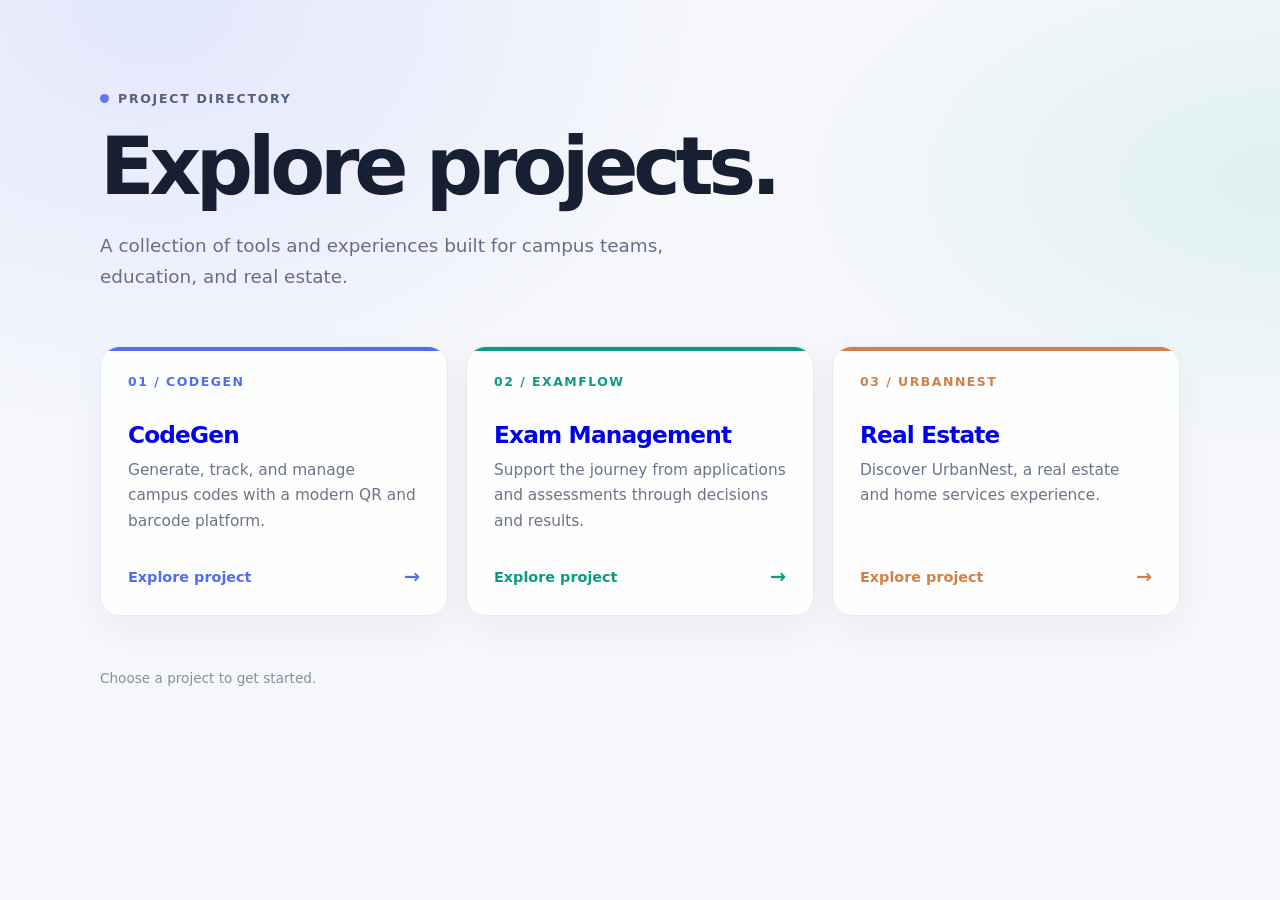
<file: index.html>
<!doctype html>
<html lang="en">
  <head>
    <meta charset="utf-8">
    <meta name="viewport" content="width=device-width, initial-scale=1">
    <meta name="description" content="A home for CodeGen, ExamFlow, and UrbanNest projects.">
    <meta name="theme-color" content="#f5f7fb">
    <title>Projects | Ankit Patel</title>
    <style>
      :root {
        color-scheme: light;
        font-family: Inter, ui-sans-serif, system-ui, -apple-system, BlinkMacSystemFont, "Segoe UI", sans-serif;
        color: #172033;
        background: #f5f7fb;
        font-synthesis: none;
        text-rendering: optimizeLegibility;
      }

      * {
        box-sizing: border-box;
      }

      body {
        min-width: 320px;
        min-height: 100vh;
        margin: 0;
        background:
          radial-gradient(ellipse at 12% 0%, rgb(91 116 255 / 12%), transparent 34rem),
          radial-gradient(ellipse at 100% 20%, rgb(26 184 154 / 10%), transparent 30rem),
          #f5f7fb;
      }

      main {
        width: min(1080px, calc(100% - 40px));
        margin: 0 auto;
        padding: 88px 0 48px;
      }

      .eyebrow {
        display: inline-flex;
        align-items: center;
        gap: 9px;
        margin: 0 0 20px;
        color: #53617a;
        font-size: 0.78rem;
        font-weight: 700;
        letter-spacing: 0.14em;
        text-transform: uppercase;
      }

      .eyebrow::before {
        width: 9px;
        height: 9px;
        border-radius: 50%;
        background: #6277ed;
        content: "";
      }

      h1 {
        max-width: 700px;
        margin: 0;
        font-size: clamp(2.6rem, 7vw, 5rem);
        letter-spacing: -0.065em;
        line-height: 1.02;
      }

      .intro {
        max-width: 590px;
        margin: 22px 0 0;
        color: #637087;
        font-size: clamp(1rem, 2vw, 1.15rem);
        line-height: 1.7;
      }

      .projects {
        display: grid;
        grid-template-columns: repeat(3, minmax(0, 1fr));
        gap: 18px;
        margin-top: 54px;
      }

      .project {
        --accent: #536df0;
        position: relative;
        display: flex;
        min-height: 270px;
        flex-direction: column;
        overflow: hidden;
        padding: 27px;
        border: 1px solid #e6eaf2;
        border-radius: 20px;
        background: rgb(255 255 255 / 88%);
        box-shadow: 0 12px 35px rgb(35 48 78 / 5%);
        text-decoration: none;
        transition: border-color 180ms ease, box-shadow 180ms ease, transform 180ms ease;
      }

      .project::before {
        position: absolute;
        top: 0;
        right: 0;
        left: 0;
        height: 4px;
        background: var(--accent);
        content: "";
      }

      .project:hover {
        transform: translateY(-4px);
        border-color: color-mix(in srgb, var(--accent), white 55%);
        box-shadow: 0 20px 42px rgb(35 48 78 / 11%);
      }

      .project:focus-visible {
        outline: 3px solid var(--accent);
        outline-offset: 4px;
      }

      .project.exam {
        --accent: #0c9b82;
      }

      .project.real-estate {
        --accent: #d28045;
      }

      .number {
        color: var(--accent);
        font-size: 0.78rem;
        font-weight: 750;
        letter-spacing: 0.12em;
      }

      .project h2 {
        margin: 32px 0 10px;
        font-size: 1.45rem;
        letter-spacing: -0.035em;
      }

      .project p {
        margin: 0;
        color: #69758a;
        font-size: 0.96rem;
        line-height: 1.65;
      }

      .visit {
        display: flex;
        align-items: center;
        justify-content: space-between;
        margin-top: auto;
        padding-top: 28px;
        color: var(--accent);
        font-size: 0.9rem;
        font-weight: 700;
      }

      .arrow {
        font-size: 1.2rem;
        transition: transform 180ms ease;
      }

      .project:hover .arrow {
        transform: translateX(4px);
      }

      footer {
        margin-top: 54px;
        color: #8490a2;
        font-size: 0.85rem;
      }

      @media (max-width: 760px) {
        main {
          padding-top: 64px;
        }

        .projects {
          grid-template-columns: 1fr;
          margin-top: 38px;
        }

        .project {
          min-height: 230px;
        }
      }

      @media (prefers-reduced-motion: reduce) {
        *,
        *::before,
        *::after {
          scroll-behavior: auto !important;
          transition-duration: 0.01ms !important;
        }
      }
    </style>
  </head>
  <body>
    <main>
      <header>
        <p class="eyebrow">Project directory</p>
        <h1>Explore projects.</h1>
        <p class="intro">A collection of tools and experiences built for campus teams, education, and real estate.</p>
      </header>

      <section class="projects" aria-label="Projects">
        <a class="project codegen" href="./CodeGen/index.html">
          <span class="number">01 / CODEGEN</span>
          <h2>CodeGen</h2>
          <p>Generate, track, and manage campus codes with a modern QR and barcode platform.</p>
          <span class="visit"><span>Explore project</span><span class="arrow" aria-hidden="true">→</span></span>
        </a>

        <a class="project exam" href="./exam-management/index.html">
          <span class="number">02 / EXAMFLOW</span>
          <h2>Exam Management</h2>
          <p>Support the journey from applications and assessments through decisions and results.</p>
          <span class="visit"><span>Explore project</span><span class="arrow" aria-hidden="true">→</span></span>
        </a>

        <a class="project real-estate" href="./real-state/index.html">
          <span class="number">03 / URBANNEST</span>
          <h2>Real Estate</h2>
          <p>Discover UrbanNest, a real estate and home services experience.</p>
          <span class="visit"><span>Explore project</span><span class="arrow" aria-hidden="true">→</span></span>
        </a>
      </section>

      <footer>Choose a project to get started.</footer>
    </main>
  </body>
</html>
</file>
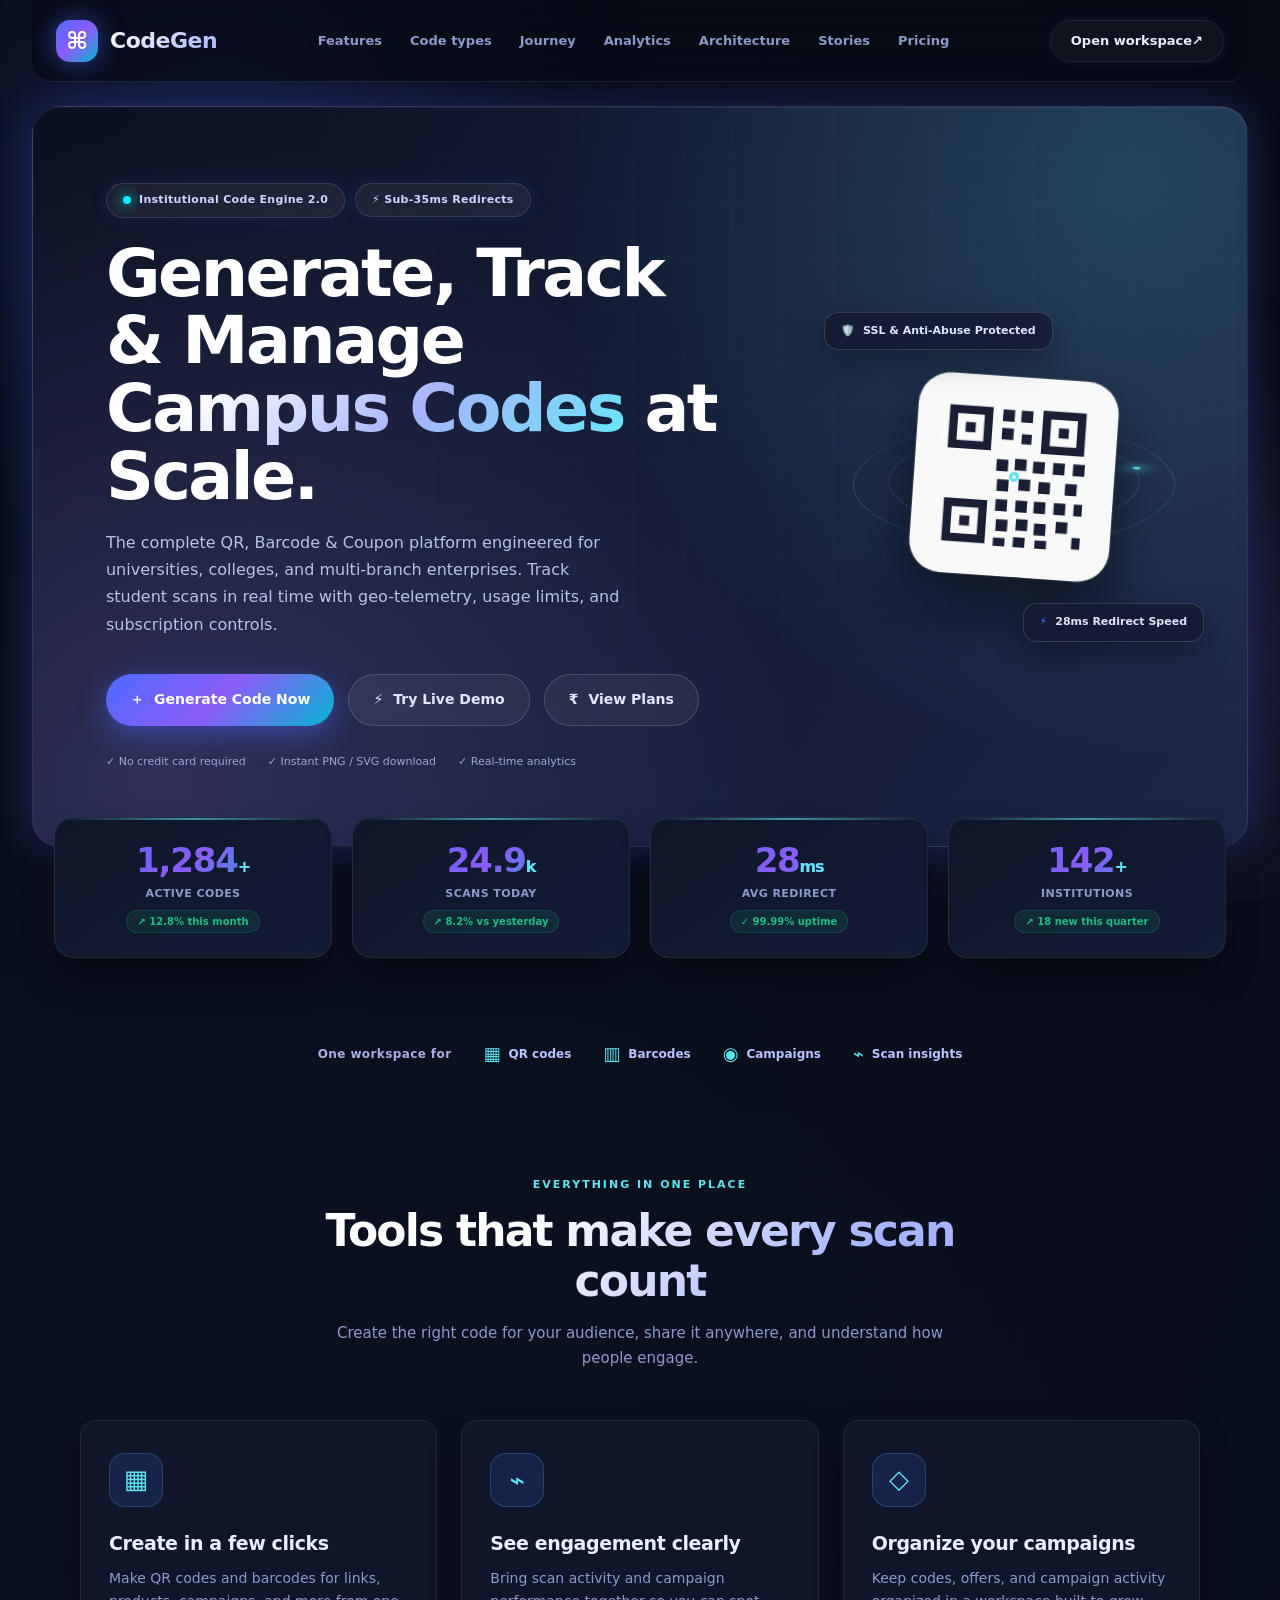
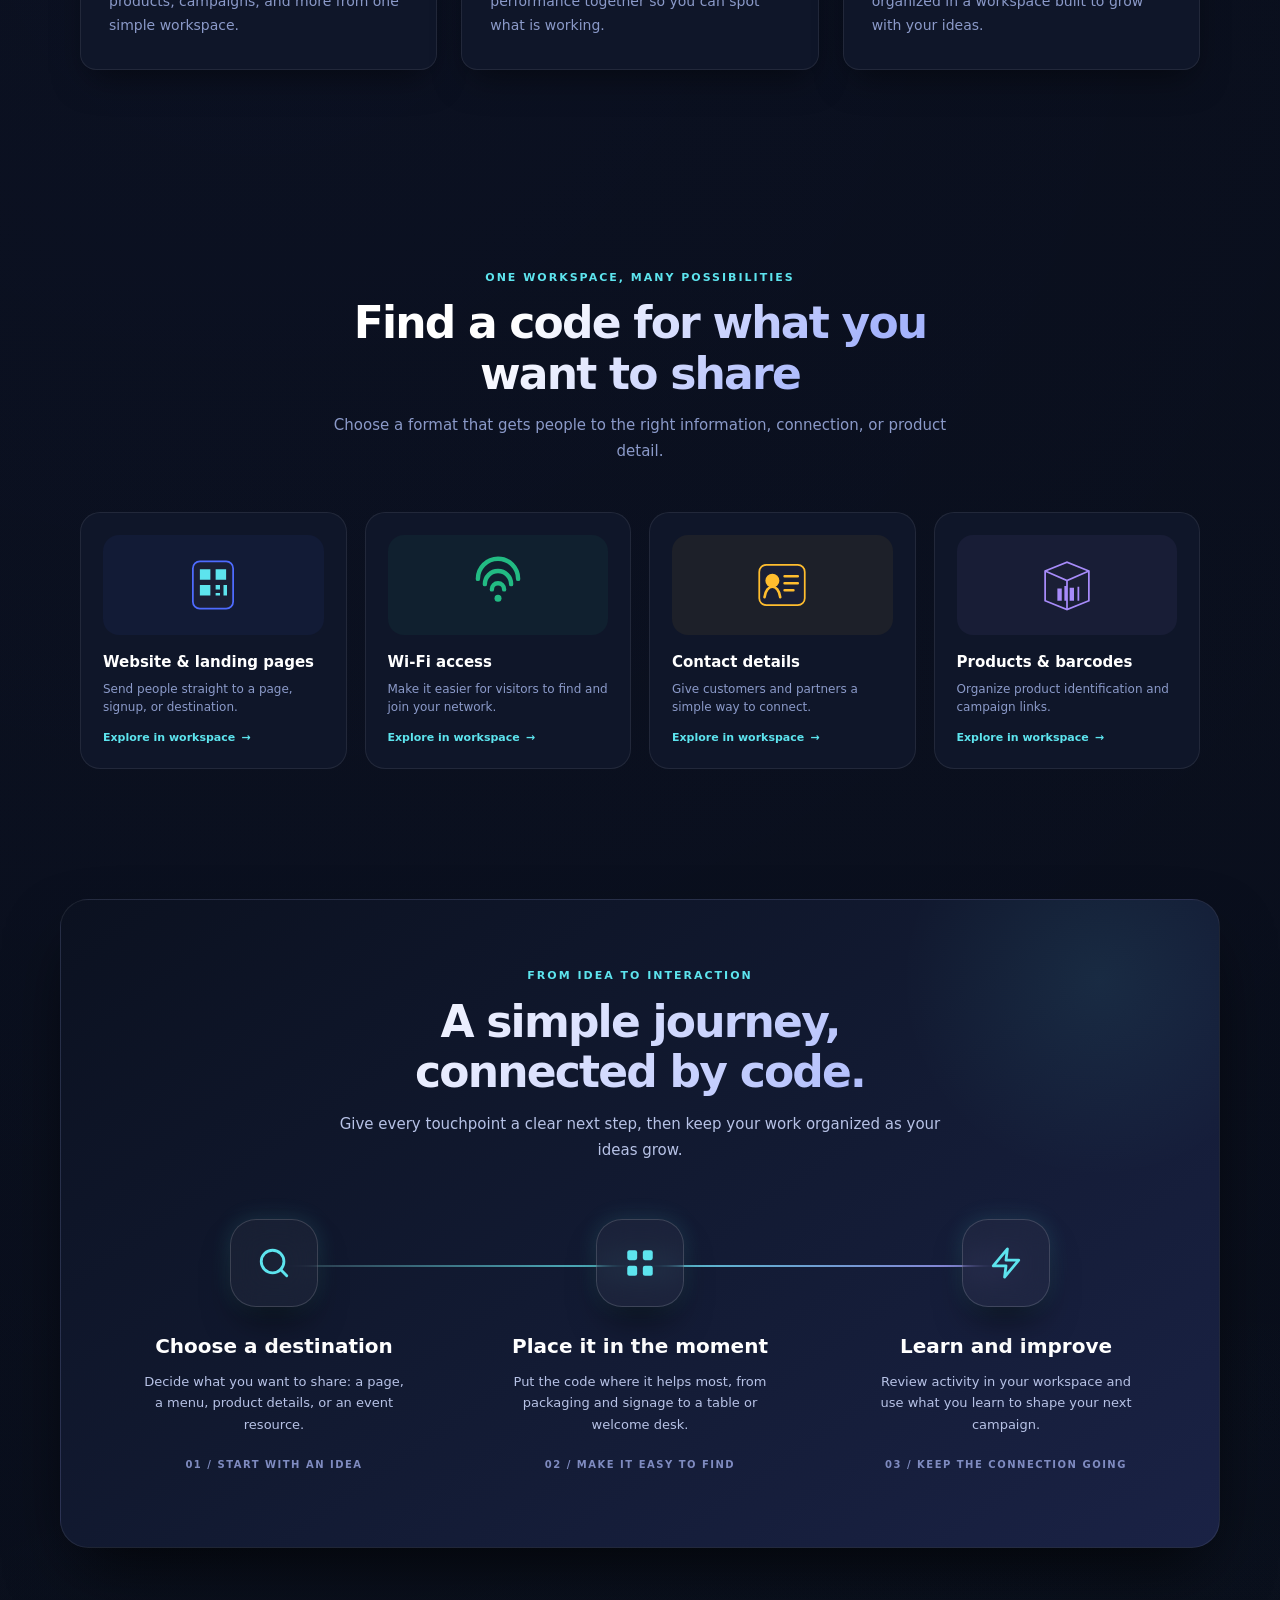
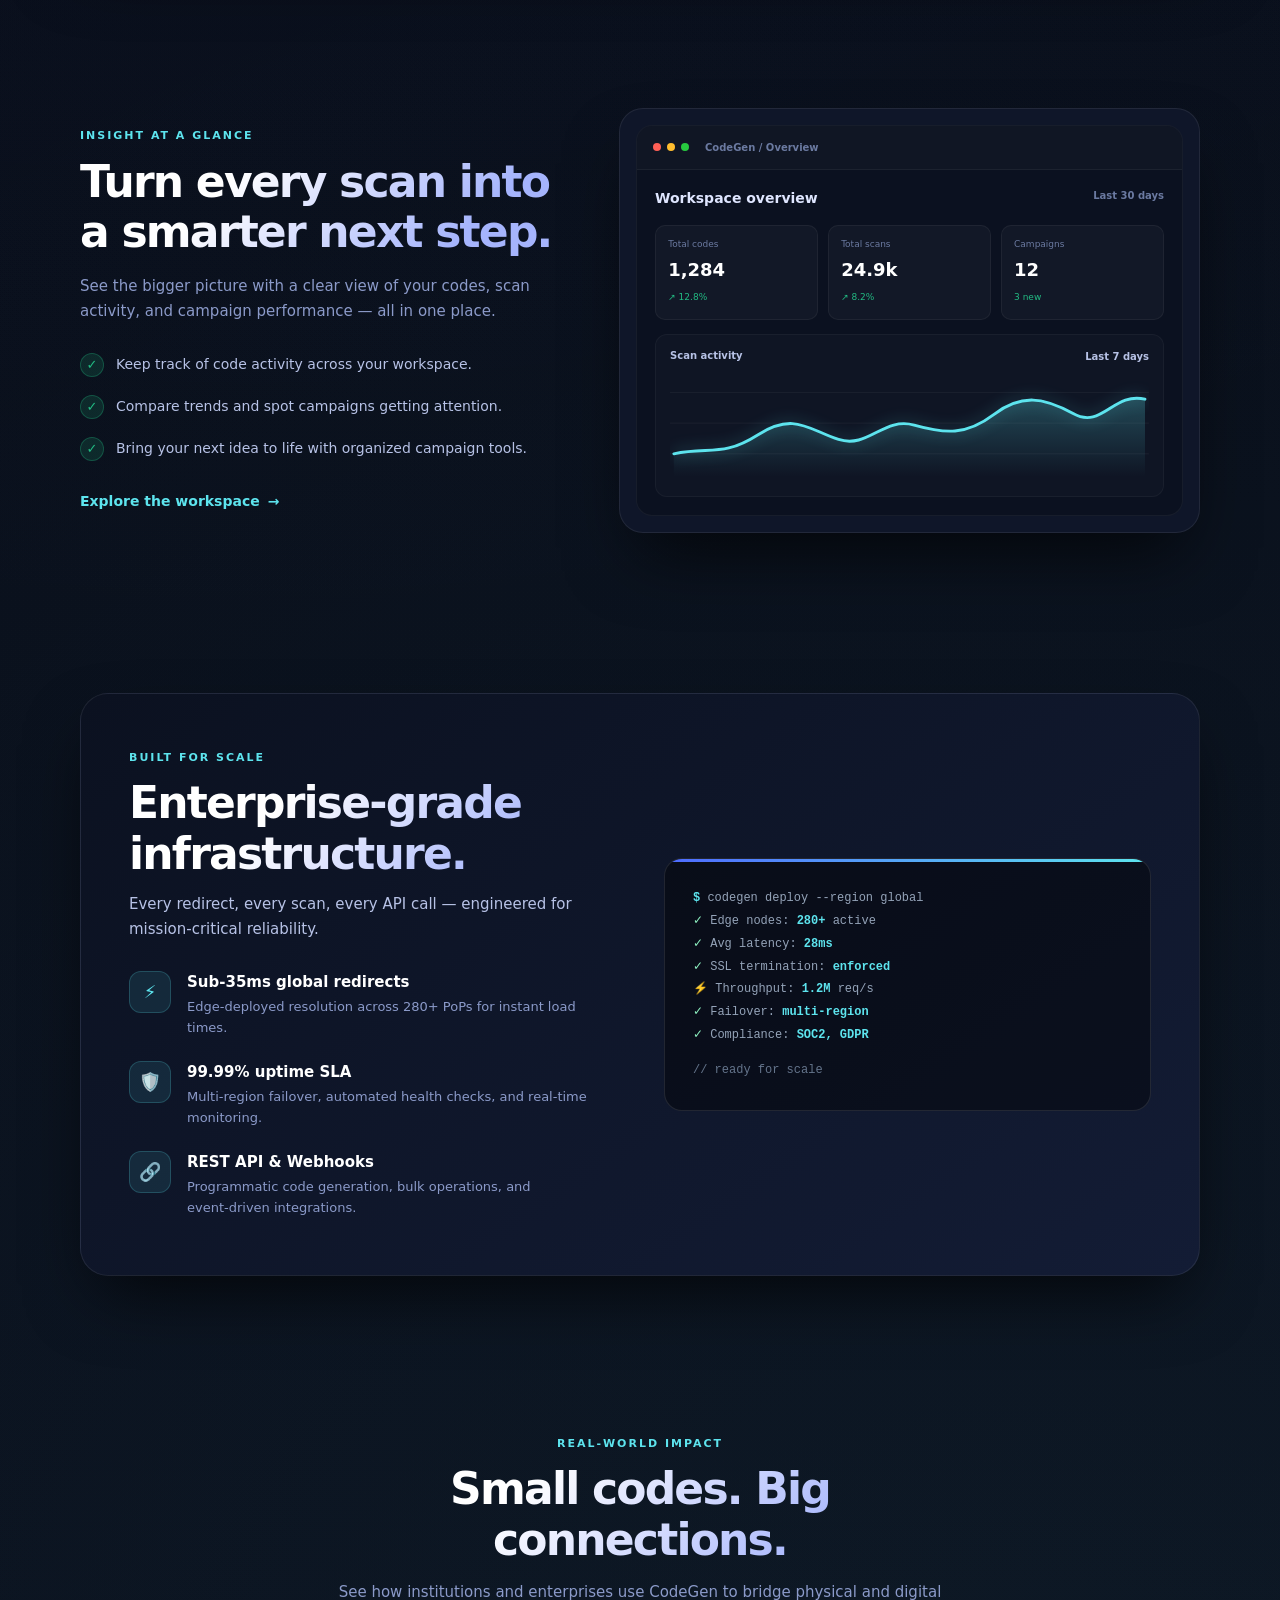
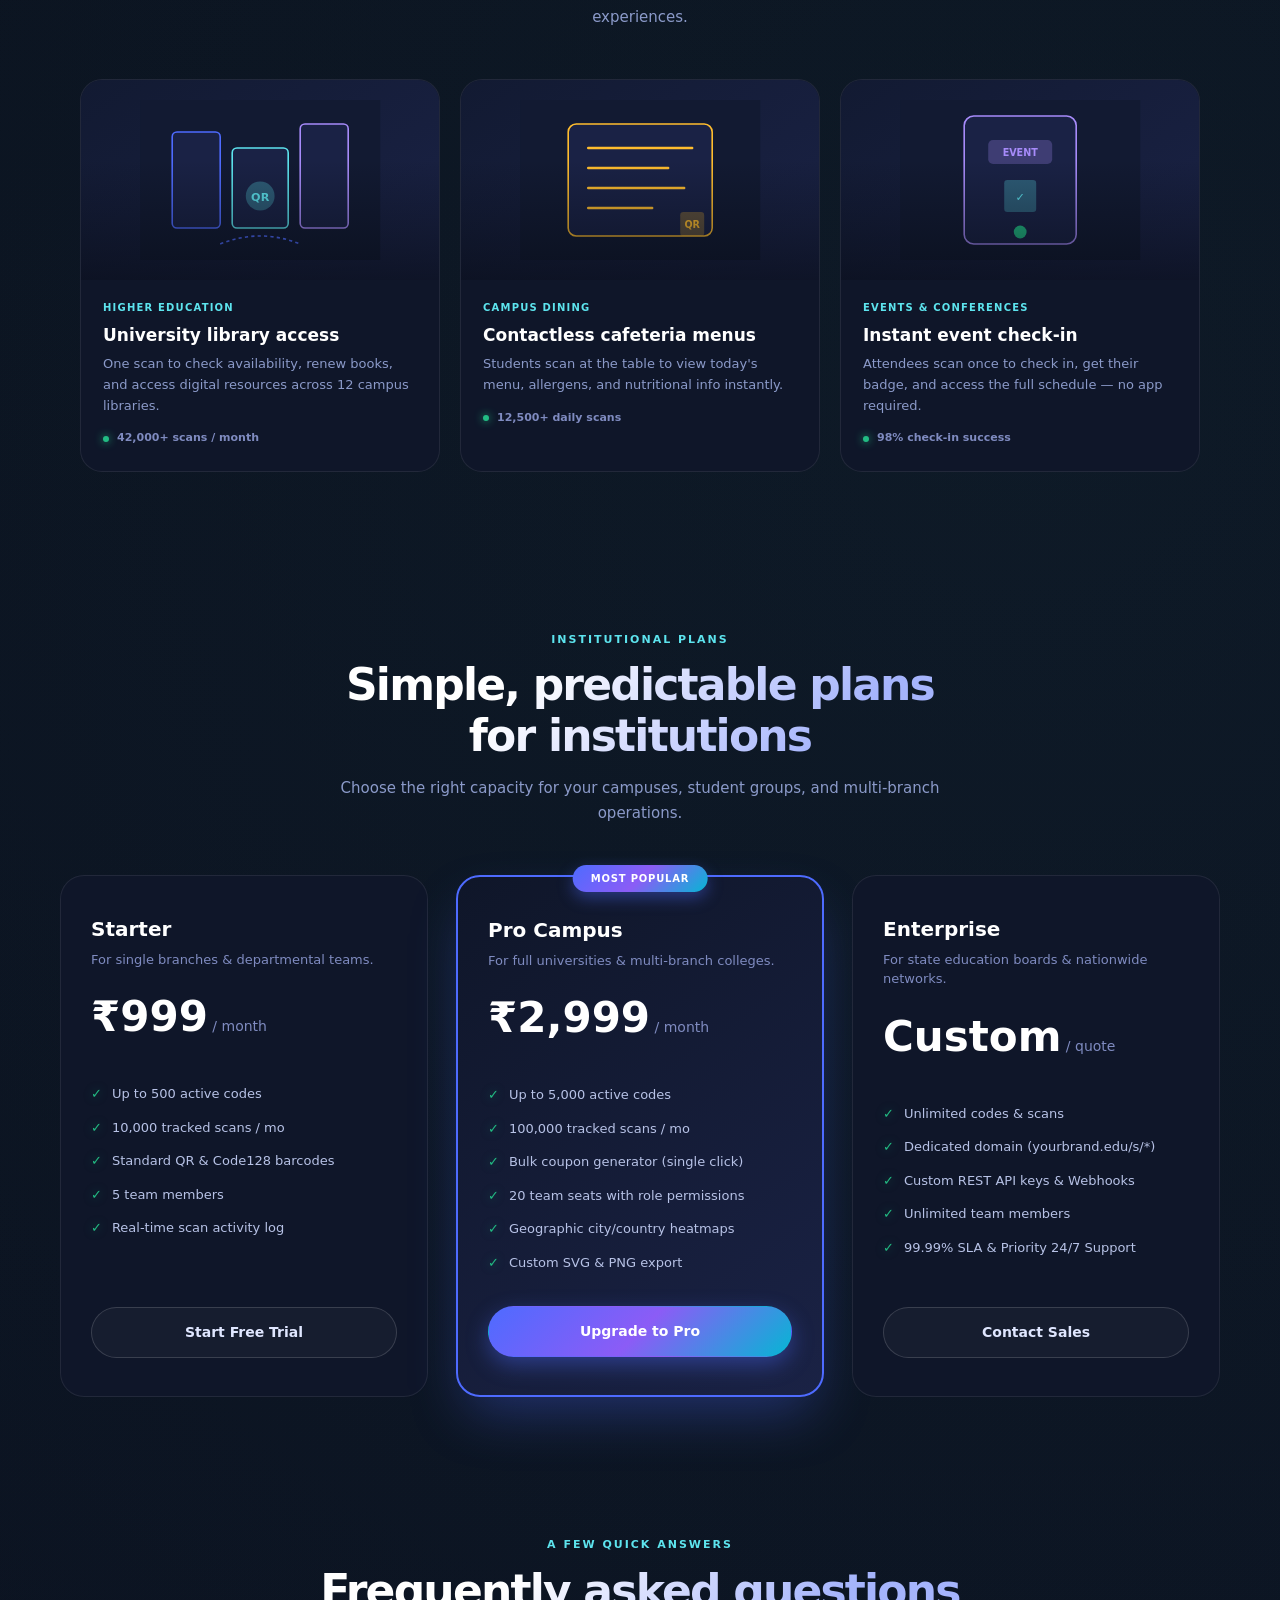
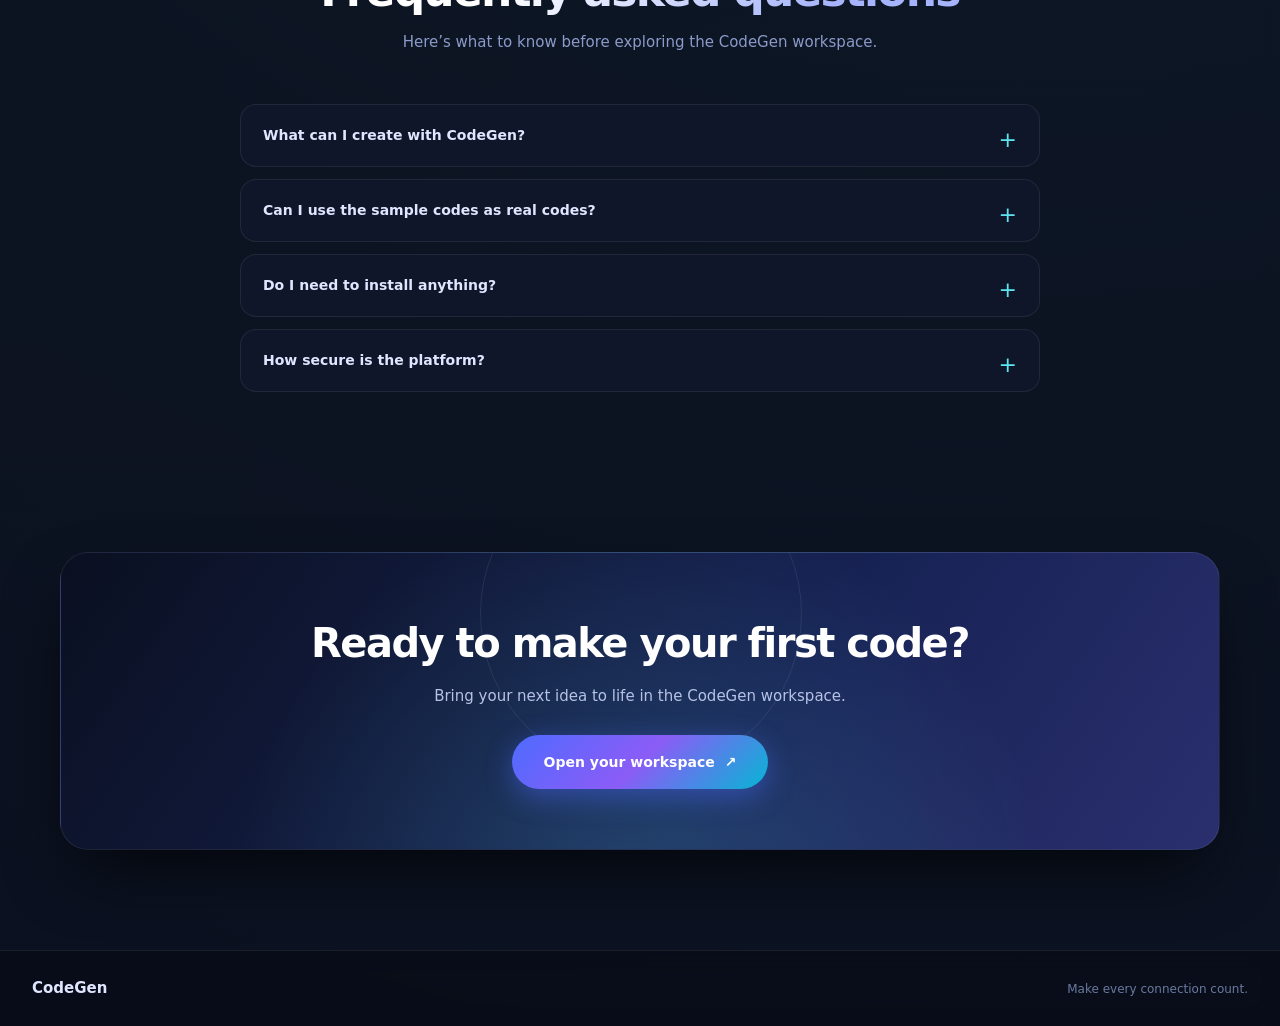
<file: CodeGen/index.html>
<!DOCTYPE html>
<html lang="en">
<head>
    <meta charset="UTF-8">
    <meta name="viewport" content="width=device-width, initial-scale=1.0">
    <meta name="theme-color" content="#0a0f1e">
    <meta name="description" content="Generate, Track & Manage Campus Codes at Scale — CodeGen futuristic QR & barcode platform.">
    <title>CodeGen — Next‑gen code engine</title>
    <style>
        /* ---------- FUTURISTIC RESET & VARIABLES ---------- */
        * {
            margin: 0;
            padding: 0;
            box-sizing: border-box;
        }

        :root {
            --bg-deep: #070b14;
            --bg-card: #0f1629;
            --bg-elevated: #1a1f35;
            --ink: #e8edff;
            --ink-muted: #8b9ac9;
            --accent: #4e6bff;
            --accent-glow: #4e6bffaa;
            --neon-cyan: #5de4ee;
            --neon-violet: #a78bfa;
            --neon-green: #22bb83;
            --neon-amber: #ffbd2e;
            --gradient-main: linear-gradient(135deg, #4e6bff 0%, #8b5cf6 50%, #06b6d4 100%);
            --gradient-dark: linear-gradient(145deg, #0b1120 0%, #121a32 100%);
            --glass-border: rgba(255, 255, 255, 0.08);
            --glass-bg: rgba(20, 30, 55, 0.6);
            --radius-md: 16px;
            --radius-lg: 28px;
            --shadow-glow: 0 0 40px rgba(78, 107, 255, 0.25);
            --font-futuristic: 'Inter', 'Space Grotesk', system-ui, sans-serif;
        }

        html {
            scroll-behavior: smooth;
            overflow-x: hidden;
        }

        body {
            background: var(--bg-deep);
            color: var(--ink);
            font-family: var(--font-futuristic);
            line-height: 1.5;
            min-width: 320px;
            overflow-x: hidden;
            background-image: 
                radial-gradient(circle at 20% 20%, rgba(78, 107, 255, 0.05) 0%, transparent 40%),
                radial-gradient(circle at 80% 70%, rgba(93, 228, 238, 0.05) 0%, transparent 45%),
                linear-gradient(180deg, #070b14 0%, #0b1120 100%);
        }

        a { color: inherit; text-decoration: none; }
        button { font-family: inherit; cursor: pointer; }
        img { max-width: 100%; display: block; }

        /* ---------- SCROLLBAR ---------- */
        ::-webkit-scrollbar { width: 8px; }
        ::-webkit-scrollbar-track { background: var(--bg-deep); }
        ::-webkit-scrollbar-thumb { background: var(--accent); border-radius: 10px; }

        /* ---------- ANIMATED BACKGROUND GRID & ORBS ---------- */
        .bg-ambient {
            position: fixed;
            inset: 0;
            z-index: -2;
            pointer-events: none;
            overflow: hidden;
        }
        .bg-ambient .orb {
            position: absolute;
            border-radius: 50%;
            filter: blur(120px);
            opacity: 0.35;
            animation: orbFloat 24s infinite alternate ease-in-out;
        }
        .orb-1 {
            width: 560px; height: 560px;
            background: radial-gradient(circle, #4e6bff, transparent 70%);
            top: -10%; left: -5%;
        }
        .orb-2 {
            width: 480px; height: 480px;
            background: radial-gradient(circle, #a78bfa, transparent 70%);
            bottom: 0%; right: -5%;
            animation-delay: -8s;
        }
        .orb-3 {
            width: 380px; height: 380px;
            background: radial-gradient(circle, #5de4ee, transparent 70%);
            top: 40%; left: 50%;
            animation-delay: -16s;
            opacity: 0.2;
        }
        @keyframes orbFloat {
            0% { transform: translate(0, 0) scale(1); }
            100% { transform: translate(60px, -40px) scale(1.15); }
        }

        .grid-overlay {
            position: fixed;
            inset: 0;
            z-index: -1;
            background-image: 
                linear-gradient(rgba(78, 107, 255, 0.03) 1px, transparent 1px),
                linear-gradient(90deg, rgba(78, 107, 255, 0.03) 1px, transparent 1px);
            background-size: 60px 60px;
            pointer-events: none;
            mask-image: radial-gradient(ellipse at 50% 30%, black 30%, transparent 80%);
        }

        /* ---------- SITE HEADER ---------- */
        .site-header {
            position: sticky;
            top: 0;
            z-index: 50;
            display: flex;
            width: min(1280px, calc(100% - 64px));
            height: 82px;
            align-items: center;
            justify-content: space-between;
            margin: 0 auto;
            backdrop-filter: blur(18px);
            background: rgba(7, 11, 20, 0.6);
            border-bottom: 1px solid var(--glass-border);
            border-radius: 0 0 20px 20px;
            padding: 0 24px;
            transition: all 0.3s;
        }

        .brand {
            display: inline-flex;
            align-items: center;
            gap: 12px;
            font-weight: 700;
            letter-spacing: -0.5px;
        }
        .brand-mark {
            display: grid;
            width: 42px;
            height: 42px;
            place-items: center;
            border-radius: 14px;
            background: var(--gradient-main);
            color: white;
            font-size: 24px;
            font-weight: 800;
            box-shadow: 0 0 25px rgba(78, 107, 255, 0.5);
            animation: brandPulse 3s infinite;
        }
        @keyframes brandPulse {
            0%, 100% { box-shadow: 0 0 25px rgba(78, 107, 255, 0.5); }
            50% { box-shadow: 0 0 45px rgba(93, 228, 238, 0.7); }
        }
        .brand-name {
            font-size: 22px;
            background: linear-gradient(135deg, #fff, #a5b4fc);
            -webkit-background-clip: text;
            -webkit-text-fill-color: transparent;
        }

        .site-nav {
            display: flex;
            align-items: center;
            gap: 28px;
            font-size: 13px;
            font-weight: 600;
            color: var(--ink-muted);
        }
        .site-nav a {
            transition: color 0.2s, text-shadow 0.2s;
            position: relative;
        }
        .site-nav a:hover {
            color: var(--neon-cyan);
            text-shadow: 0 0 12px rgba(93, 228, 238, 0.5);
        }

        .header-link {
            display: inline-flex;
            min-height: 42px;
            align-items: center;
            justify-content: center;
            padding: 0 20px;
            border: 1px solid var(--glass-border);
            border-radius: 30px;
            background: rgba(255, 255, 255, 0.04);
            color: var(--ink);
            font-size: 13px;
            font-weight: 700;
            backdrop-filter: blur(8px);
            transition: all 0.25s;
            box-shadow: 0 0 12px rgba(78, 107, 255, 0.1);
        }
        .header-link:hover {
            border-color: var(--accent);
            background: rgba(78, 107, 255, 0.15);
            box-shadow: 0 0 22px rgba(78, 107, 255, 0.35);
            transform: translateY(-2px);
        }

        /* ---------- MAIN ---------- */
        main {
            position: relative;
            padding: 24px 32px 0;
            display: flex;
            flex-direction: column;
            align-items: center;
        }

        /* ---------- HERO (FUTURISTIC) ---------- */
        .hero {
            position: relative;
            display: flex;
            width: min(1280px, 100%);
            min-height: 560px;
            align-items: center;
            justify-content: space-between;
            gap: 56px;
            padding: 76px 6%;
            overflow: hidden;
            isolation: isolate;
            border-radius: var(--radius-lg);
            background: 
                radial-gradient(circle at 90% 10%, rgba(93, 228, 238, 0.18), transparent 45%),
                radial-gradient(circle at 10% 90%, rgba(167, 139, 250, 0.2), transparent 50%),
                linear-gradient(125deg, #0a1020 0%, #121a32 40%, #1d2547 100%);
            border: 1px solid var(--glass-border);
            box-shadow: var(--shadow-glow), inset 0 1px 0 rgba(255, 255, 255, 0.05);
            color: white;
            margin: 0 auto;
        }

        .hero::before {
            content: '';
            position: absolute;
            inset: 0;
            background-image: linear-gradient(rgba(255,255,255,0.02) 1px, transparent 1px),
                              linear-gradient(90deg, rgba(255,255,255,0.02) 1px, transparent 1px);
            background-size: 50px 50px;
            mask-image: radial-gradient(ellipse at 70% 30%, black 20%, transparent 70%);
            pointer-events: none;
        }

        .hero-copy {
            position: relative;
            z-index: 2;
            max-width: 620px;
        }

        .hero-tags-group {
            display: flex;
            flex-wrap: wrap;
            gap: 10px;
            margin-bottom: 22px;
        }

        .hero-live-pill {
            display: inline-flex;
            align-items: center;
            gap: 8px;
            padding: 8px 16px;
            border-radius: 40px;
            background: rgba(255, 255, 255, 0.06);
            border: 1px solid rgba(255, 255, 255, 0.12);
            backdrop-filter: blur(10px);
            font-size: 11px;
            font-weight: 700;
            color: #ccd6ff;
            letter-spacing: 0.3px;
            box-shadow: 0 0 16px rgba(78, 107, 255, 0.15);
        }

        .hero-live-pulse {
            width: 8px;
            height: 8px;
            border-radius: 50%;
            background: #00f2fe;
            box-shadow: 0 0 12px #00f2fe;
            animation: pulseCyan 1.8s infinite;
        }
        @keyframes pulseCyan {
            0% { transform: scale(0.9); box-shadow: 0 0 0 0 rgba(0, 242, 254, 0.7); }
            70% { transform: scale(1.1); box-shadow: 0 0 0 8px rgba(0, 242, 254, 0); }
            100% { transform: scale(0.9); box-shadow: 0 0 0 0 rgba(0, 242, 254, 0); }
        }

        h1 {
            max-width: 660px;
            margin: 0 0 16px;
            font-size: clamp(44px, 5.2vw, 72px);
            font-weight: 800;
            letter-spacing: -2.5px;
            line-height: 1.02;
        }

        .hero-title-gradient {
            background: linear-gradient(135deg, #ffffff 20%, #a5b4fc 60%, #67e8f9 100%);
            -webkit-background-clip: text;
            -webkit-text-fill-color: transparent;
        }

        .hero-description {
            max-width: 520px;
            margin: 18px 0 0;
            color: #b7c2e6;
            font-size: 16px;
            line-height: 1.7;
            font-weight: 400;
        }

        .hero-actions {
            display: flex;
            flex-wrap: wrap;
            align-items: center;
            gap: 14px;
            margin-top: 36px;
        }

        .hero-action {
            display: inline-flex;
            min-height: 52px;
            align-items: center;
            justify-content: center;
            gap: 10px;
            padding: 0 24px;
            border-radius: 40px;
            border: 1px solid transparent;
            font-size: 14px;
            font-weight: 700;
            transition: all 0.25s ease;
            position: relative;
            overflow: hidden;
        }

        .hero-cta-btn {
            background: var(--gradient-main);
            color: white;
            box-shadow: 0 8px 28px rgba(78, 107, 255, 0.45);
            border: none;
        }
        .hero-cta-btn:hover {
            transform: translateY(-3px) scale(1.02);
            box-shadow: 0 14px 38px rgba(0, 210, 255, 0.55);
        }

        .hero-action.secondary {
            background: rgba(255, 255, 255, 0.06);
            border-color: rgba(255, 255, 255, 0.15);
            color: #e0e7ff;
            backdrop-filter: blur(8px);
        }
        .hero-action.secondary:hover {
            background: rgba(255, 255, 255, 0.12);
            border-color: var(--neon-cyan);
            box-shadow: 0 0 22px rgba(93, 228, 238, 0.25);
            transform: translateY(-2px);
        }

        .hero-trust {
            display: flex;
            gap: 22px;
            margin-top: 28px;
            font-size: 11px;
            color: #9aa9d1;
            font-weight: 500;
            flex-wrap: wrap;
        }

        /* Hero art */
        .hero-art {
            position: relative;
            z-index: 2;
            display: grid;
            width: 320px;
            min-width: 260px;
            min-height: 360px;
            place-items: center;
            perspective: 1200px;
        }

        .orbit {
            position: absolute;
            width: 320px;
            height: 320px;
            border: 1px solid rgba(93, 228, 238, 0.2);
            border-radius: 50%;
            transform: rotateX(68deg) rotate(-23deg);
            animation: orbitSpin 28s linear infinite;
        }
        .orbit::before {
            content: '';
            position: absolute;
            top: 12%; right: 12%;
            width: 8px; height: 8px;
            border-radius: 50%;
            background: var(--neon-cyan);
            box-shadow: 0 0 18px 4px rgba(93, 228, 238, 0.8);
        }
        .orbit.inner {
            width: 250px; height: 250px;
            border-color: rgba(167, 139, 250, 0.25);
            transform: rotateX(68deg) rotate(34deg);
            animation-duration: 20s;
            animation-direction: reverse;
        }
        @keyframes orbitSpin {
            to { transform: rotateX(68deg) rotate(360deg); }
        }

        .qr-stage {
            position: relative;
            z-index: 5;
            display: grid;
            width: 200px;
            height: 200px;
            place-items: center;
            transform: rotate(4deg);
            border: 1px solid rgba(255, 255, 255, 0.7);
            border-radius: 32px;
            background: rgba(255, 255, 255, 0.97);
            box-shadow: 0 30px 60px rgba(0, 0, 0, 0.5), 0 0 0 1px rgba(255,255,255,0.2);
            animation: floatPreview 5s ease-in-out infinite;
            backdrop-filter: blur(12px);
        }
        @keyframes floatPreview {
            0%, 100% { transform: translateY(0) rotate(4deg); }
            50% { transform: translateY(-12px) rotate(2deg); }
        }

        .qr-pattern {
            display: block;
            width: 150px;
            height: 150px;
        }

        .preview-float {
            position: absolute;
            display: flex;
            align-items: center;
            gap: 10px;
            padding: 12px 18px;
            border-radius: 16px;
            background: rgba(20, 28, 50, 0.85);
            backdrop-filter: blur(16px);
            border: 1px solid rgba(255, 255, 255, 0.12);
            box-shadow: 0 15px 35px rgba(0, 0, 0, 0.4);
            color: #dfe6ff;
            font-size: 12px;
            font-weight: 700;
            white-space: nowrap;
            z-index: 10;
        }
        .preview-float strong {
            color: var(--neon-cyan);
            font-size: 16px;
            margin-right: 2px;
        }
        .preview-float.top {
            top: 30px;
            right: -20px;
            animation: floatChip 6s ease-in-out infinite;
        }
        .preview-float.bottom {
            bottom: 30px;
            left: -25px;
            animation: floatChip 6s ease-in-out 1.2s infinite;
        }
        @keyframes floatChip {
            0%, 100% { translate: 0 0; }
            50% { translate: 0 -9px; }
        }

        .preview-pulse {
            width: 10px;
            height: 10px;
            border-radius: 50%;
            background: #22bb83;
            box-shadow: 0 0 0 5px rgba(34, 187, 131, 0.2);
            animation: pulseGreen 2s infinite;
        }
        @keyframes pulseGreen {
            0% { box-shadow: 0 0 0 0 rgba(34, 187, 131, 0.5); }
            70% { box-shadow: 0 0 0 10px rgba(34, 187, 131, 0); }
            100% { box-shadow: 0 0 0 0 rgba(34, 187, 131, 0); }
        }

        .hero-badge-float {
            position: absolute;
            background: rgba(20, 28, 50, 0.9);
            backdrop-filter: blur(14px);
            border: 1px solid rgba(255, 255, 255, 0.15);
            border-radius: 14px;
            padding: 10px 16px;
            font-size: 11px;
            font-weight: 700;
            color: #dfe6ff;
            display: flex;
            align-items: center;
            gap: 8px;
            z-index: 12;
            box-shadow: 0 12px 30px rgba(0, 0, 0, 0.3);
        }
        .hero-badge-float.badge-secure {
            top: 15px;
            left: -30px;
            animation: floatChip 6s ease-in-out 0.5s infinite;
        }
        .hero-badge-float.badge-speed {
            bottom: 15px;
            right: -30px;
            animation: floatChip 6s ease-in-out 1.8s infinite;
        }

        /* ---------- LIVE STATS STRIP ---------- */
        .live-stats-strip {
            display: grid;
            grid-template-columns: repeat(4, 1fr);
            gap: 20px;
            width: min(1180px, 100%);
            margin: -30px auto 40px;
            position: relative;
            z-index: 5;
            padding: 0 4px;
        }
        .live-stat-card {
            background: linear-gradient(145deg, #0f1629, #131c35);
            border: 1px solid var(--glass-border);
            border-radius: 20px;
            padding: 24px 22px;
            text-align: center;
            box-shadow: 0 20px 40px -15px rgba(0, 0, 0, 0.8);
            transition: all 0.3s cubic-bezier(0.2, 0.9, 0.3, 1);
            position: relative;
            overflow: hidden;
        }
        .live-stat-card::after {
            content: '';
            position: absolute;
            top: 0; left: 0; right: 0;
            height: 2px;
            background: linear-gradient(90deg, transparent, var(--neon-cyan), transparent);
            opacity: 0.6;
        }
        .live-stat-card:hover {
            transform: translateY(-6px);
            border-color: rgba(93, 228, 238, 0.3);
            box-shadow: 0 28px 50px -15px rgba(78, 107, 255, 0.25);
        }
        .live-stat-num {
            font-size: 34px;
            font-weight: 800;
            letter-spacing: -1.2px;
            background: var(--gradient-main);
            -webkit-background-clip: text;
            -webkit-text-fill-color: transparent;
            line-height: 1.1;
        }
        .live-stat-num small {
            font-size: 16px;
            color: var(--neon-cyan);
            -webkit-text-fill-color: var(--neon-cyan);
        }
        .live-stat-label {
            font-size: 11px;
            font-weight: 600;
            color: var(--ink-muted);
            margin-top: 6px;
            letter-spacing: 0.4px;
            text-transform: uppercase;
        }
        .live-stat-trend {
            display: inline-flex;
            align-items: center;
            gap: 4px;
            margin-top: 8px;
            font-size: 10px;
            font-weight: 700;
            color: var(--neon-green);
            background: rgba(34, 187, 131, 0.1);
            padding: 3px 10px;
            border-radius: 20px;
            border: 1px solid rgba(34, 187, 131, 0.2);
        }

        /* ---------- TRUST ROW ---------- */
        .trust-row {
            display: flex;
            align-items: center;
            justify-content: center;
            gap: 32px;
            padding: 42px 0 10px;
            color: #7f8bc0;
            font-size: 12px;
            flex-wrap: wrap;
            width: min(1080px, 100%);
            margin: 0 auto;
        }
        .trust-label {
            font-weight: 600;
            letter-spacing: 0.4px;
            color: #a4b0e0;
        }
        .trust-item {
            display: inline-flex;
            align-items: center;
            gap: 8px;
            color: #b8c4ff;
            font-weight: 700;
            transition: color 0.2s;
        }
        .trust-item span {
            color: var(--neon-cyan);
            font-size: 18px;
        }

        /* ---------- SECTION SHARED ---------- */
        .section {
            width: min(1120px, 100%);
            margin: 0 auto;
            padding: 100px 0;
            position: relative;
        }
        .section-heading {
            max-width: 640px;
            margin: 0 auto 48px;
            text-align: center;
        }
        .section-eyebrow {
            color: var(--neon-cyan);
            font-size: 11px;
            font-weight: 750;
            letter-spacing: 2px;
            text-transform: uppercase;
            margin-bottom: 12px;
        }
        .section-title {
            margin: 0;
            font-size: clamp(30px, 4vw, 44px);
            font-weight: 800;
            letter-spacing: -1.8px;
            line-height: 1.15;
            background: linear-gradient(135deg, #fff 30%, #a5b4fc 80%);
            -webkit-background-clip: text;
            -webkit-text-fill-color: transparent;
        }
        .section-description {
            margin: 14px 0 0;
            color: var(--ink-muted);
            font-size: 15px;
            line-height: 1.7;
        }

        /* ---------- FEATURE CARDS ---------- */
        .feature-grid {
            display: grid;
            grid-template-columns: repeat(3, 1fr);
            gap: 24px;
        }
        .feature-card {
            position: relative;
            padding: 32px 28px;
            border-radius: var(--radius-md);
            background: var(--bg-card);
            border: 1px solid var(--glass-border);
            box-shadow: 0 15px 35px -10px rgba(0, 0, 0, 0.5);
            transition: all 0.35s cubic-bezier(0.2, 0.9, 0.3, 1);
            overflow: hidden;
            backdrop-filter: blur(8px);
        }
        .feature-card::before {
            content: '';
            position: absolute;
            inset: 0;
            background: radial-gradient(circle at 20% 20%, rgba(78, 107, 255, 0.15), transparent 70%);
            opacity: 0;
            transition: opacity 0.4s;
        }
        .feature-card:hover {
            transform: translateY(-10px);
            border-color: rgba(93, 228, 238, 0.3);
            box-shadow: 0 30px 50px -12px rgba(78, 107, 255, 0.3);
        }
        .feature-card:hover::before { opacity: 1; }
        .feature-icon {
            display: grid;
            width: 54px;
            height: 54px;
            place-items: center;
            border-radius: 16px;
            background: rgba(78, 107, 255, 0.15);
            color: var(--neon-cyan);
            font-size: 26px;
            font-weight: 700;
            margin-bottom: 22px;
            border: 1px solid rgba(93, 228, 238, 0.2);
        }
        .feature-card h3 {
            margin: 0 0 10px;
            font-size: 19px;
            font-weight: 700;
            letter-spacing: -0.4px;
        }
        .feature-card p {
            margin: 0;
            color: var(--ink-muted);
            font-size: 14px;
            line-height: 1.65;
        }

        /* ---------- CODE TYPES ---------- */
        .code-types {
            display: grid;
            grid-template-columns: repeat(4, 1fr);
            gap: 18px;
            margin-top: 40px;
        }
        .code-type {
            display: flex;
            flex-direction: column;
            padding: 22px;
            border-radius: 20px;
            background: var(--bg-card);
            border: 1px solid var(--glass-border);
            transition: all 0.3s cubic-bezier(0.2, 0.9, 0.3, 1);
            text-decoration: none;
            position: relative;
            overflow: hidden;
        }
        .code-type:hover {
            transform: translateY(-6px);
            border-color: rgba(93, 228, 238, 0.25);
            box-shadow: 0 22px 40px -12px rgba(78, 107, 255, 0.2);
        }
        .code-type-art {
            display: grid;
            place-items: center;
            height: 100px;
            border-radius: 16px;
            margin-bottom: 16px;
            background: rgba(78, 107, 255, 0.06);
            transition: background 0.3s;
        }
        .code-type:nth-child(2) .code-type-art { background: rgba(34, 187, 131, 0.06); }
        .code-type:nth-child(3) .code-type-art { background: rgba(255, 189, 46, 0.06); }
        .code-type:nth-child(4) .code-type-art { background: rgba(167, 139, 250, 0.06); }
        .code-type:hover .code-type-art { background: rgba(93, 228, 238, 0.08); }
        .code-type h3 {
            font-size: 15px;
            color: white;
            margin: 0 0 6px;
            font-weight: 700;
        }
        .code-type p {
            font-size: 12px;
            color: var(--ink-muted);
            margin: 0;
            line-height: 1.5;
        }
        .code-type-label {
            display: inline-flex;
            align-items: center;
            gap: 6px;
            margin-top: 14px;
            color: var(--neon-cyan);
            font-size: 11px;
            font-weight: 700;
        }

        /* ---------- JOURNEY (3‑step) ---------- */
        .journey-section {
            width: min(1160px, calc(100% - 40px));
            margin: 30px auto 60px;
            padding: 68px 48px 72px;
            border-radius: var(--radius-lg);
            background: linear-gradient(145deg, #0b1120 0%, #121a32 50%, #1a2245 100%);
            border: 1px solid var(--glass-border);
            box-shadow: 0 30px 70px -20px rgba(0, 0, 0, 0.8);
            position: relative;
            overflow: hidden;
        }
        .journey-section::after {
            content: '';
            position: absolute;
            top: -120px; right: -80px;
            width: 400px; height: 400px;
            background: radial-gradient(circle, rgba(93, 228, 238, 0.08), transparent 70%);
            border-radius: 50%;
            pointer-events: none;
        }
        .journey-heading {
            max-width: 620px;
            margin: 0 auto 56px;
            text-align: center;
            position: relative;
            z-index: 2;
        }
        .journey-heading .section-title {
            color: white;
            background: linear-gradient(135deg, #fff, #a5b4fc);
            -webkit-background-clip: text;
            -webkit-text-fill-color: transparent;
        }
        .journey-heading .section-description {
            color: #b7c2e6;
        }

        .journey-track {
            display: grid;
            grid-template-columns: repeat(3, 1fr);
            gap: 36px;
            position: relative;
            z-index: 2;
        }
        .journey-track::before {
            content: '';
            position: absolute;
            top: 46px;
            left: 15%;
            right: 15%;
            height: 2px;
            background: rgba(255, 255, 255, 0.1);
            z-index: 1;
        }
        .journey-track::after {
            content: '';
            position: absolute;
            top: 46px;
            left: 15%;
            right: 15%;
            height: 2px;
            background: linear-gradient(90deg, transparent, #5de4ee, #a78bfa, #5de4ee, transparent);
            background-size: 200% 100%;
            animation: flowLine 3.5s linear infinite;
            z-index: 2;
            opacity: 0.8;
        }
        @keyframes flowLine {
            to { background-position: -200% 0; }
        }

        .journey-step {
            text-align: center;
            position: relative;
            z-index: 3;
            padding: 0 8px;
        }
        .journey-node {
            display: grid;
            width: 88px;
            height: 88px;
            margin: 0 auto 24px;
            place-items: center;
            border-radius: 26px;
            background: rgba(255, 255, 255, 0.04);
            border: 1px solid rgba(255, 255, 255, 0.15);
            backdrop-filter: blur(16px);
            color: var(--neon-cyan);
            font-size: 30px;
            box-shadow: 0 20px 35px -10px rgba(0, 0, 0, 0.6), 0 0 22px rgba(93, 228, 238, 0.15);
            transition: all 0.35s cubic-bezier(0.2, 0.9, 0.3, 1);
        }
        .journey-step:hover .journey-node {
            transform: translateY(-8px) scale(1.06);
            border-color: var(--neon-cyan);
            box-shadow: 0 28px 45px -10px rgba(0, 0, 0, 0.8), 0 0 40px rgba(93, 228, 238, 0.4);
            background: rgba(93, 228, 238, 0.1);
            color: white;
        }
        .journey-step h3 {
            margin: 0 0 10px;
            font-size: 20px;
            font-weight: 750;
            color: white;
        }
        .journey-step p {
            margin: 0 auto 16px;
            color: #b7c2e6;
            font-size: 13px;
            line-height: 1.65;
            max-width: 260px;
        }
        .journey-step small {
            font-size: 10px;
            font-weight: 700;
            letter-spacing: 1.5px;
            color: #7f8bc0;
            text-transform: uppercase;
        }

        /* ---------- SHOWCASE / ANALYTICS ---------- */
        .showcase {
            display: grid;
            grid-template-columns: 0.9fr 1.1fr;
            align-items: center;
            gap: 64px;
        }
        .showcase-copy .section-title {
            margin-bottom: 16px;
        }
        .showcase-points {
            display: grid;
            gap: 18px;
            margin: 28px 0 0;
            padding: 0;
            list-style: none;
        }
        .showcase-points li {
            display: flex;
            align-items: flex-start;
            gap: 12px;
            color: #b7c2e6;
            font-size: 14px;
            line-height: 1.6;
        }
        .check {
            display: grid;
            width: 24px;
            height: 24px;
            flex-shrink: 0;
            place-items: center;
            border-radius: 50%;
            background: rgba(34, 187, 131, 0.15);
            color: #22bb83;
            font-size: 13px;
            font-weight: 800;
            border: 1px solid rgba(34, 187, 131, 0.3);
        }
        .showcase-link {
            display: inline-flex;
            align-items: center;
            gap: 8px;
            margin-top: 30px;
            color: var(--neon-cyan);
            font-weight: 700;
            font-size: 14px;
            transition: gap 0.2s;
        }
        .showcase-link:hover {
            gap: 12px;
            text-shadow: 0 0 18px rgba(93, 228, 238, 0.5);
        }

        /* dashboard preview */
        .dashboard-preview {
            position: relative;
            border-radius: 24px;
            background: var(--bg-card);
            border: 1px solid var(--glass-border);
            box-shadow: 0 35px 70px -20px rgba(0, 0, 0, 0.7);
            padding: 16px;
            backdrop-filter: blur(6px);
        }
        .preview-window {
            border-radius: 16px;
            overflow: hidden;
            background: #0b1120;
            border: 1px solid rgba(255, 255, 255, 0.05);
        }
        .preview-topbar {
            display: flex;
            height: 44px;
            align-items: center;
            gap: 6px;
            padding: 0 16px;
            border-bottom: 1px solid rgba(255, 255, 255, 0.05);
            background: rgba(255, 255, 255, 0.02);
        }
        .window-dot {
            width: 8px; height: 8px;
            border-radius: 50%;
            background: #ff5f56;
        }
        .window-dot:nth-child(2) { background: #ffbd2e; }
        .window-dot:nth-child(3) { background: #27c93f; }
        .preview-top-title {
            margin-left: 10px;
            color: #6b7aa1;
            font-size: 10px;
            font-weight: 600;
        }
        .preview-body {
            padding: 18px;
        }
        .preview-greeting {
            display: flex;
            justify-content: space-between;
            color: #dfe6ff;
            font-size: 14px;
            font-weight: 700;
        }
        .preview-date {
            color: #6b7aa1;
            font-size: 10px;
        }
        .preview-stat-grid {
            display: grid;
            grid-template-columns: repeat(3, 1fr);
            gap: 10px;
            margin-top: 16px;
        }
        .preview-stat {
            background: rgba(255, 255, 255, 0.03);
            border: 1px solid rgba(255, 255, 255, 0.05);
            border-radius: 10px;
            padding: 12px;
        }
        .preview-stat span {
            color: #6b7aa1;
            font-size: 9px;
            display: block;
        }
        .preview-stat strong {
            color: white;
            font-size: 18px;
            display: block;
            margin-top: 4px;
        }
        .preview-stat small {
            color: #22bb83;
            font-size: 9px;
        }
        .preview-chart-card {
            margin-top: 14px;
            padding: 14px;
            background: rgba(255, 255, 255, 0.02);
            border-radius: 12px;
            border: 1px solid rgba(255, 255, 255, 0.04);
        }
        .preview-chart-heading {
            display: flex;
            justify-content: space-between;
            color: #b7c2e6;
            font-size: 10px;
            font-weight: 700;
        }
        .preview-chart {
            display: block;
            width: 100%;
            height: 110px;
            margin-top: 8px;
        }
        .preview-chart-grid line {
            stroke: rgba(255, 255, 255, 0.05);
            stroke-width: 1;
        }
        .preview-chart-line {
            fill: none;
            stroke: #5de4ee;
            stroke-width: 3;
            stroke-linecap: round;
            stroke-linejoin: round;
            stroke-dasharray: 680;
            stroke-dashoffset: 680;
            animation: chartDraw 2.2s 0.4s ease-out forwards;
            filter: drop-shadow(0 0 8px #5de4ee66);
        }
        @keyframes chartDraw {
            to { stroke-dashoffset: 0; }
        }
        .preview-chart-fill {
            fill: url(#preview-fill);
            opacity: 0.25;
        }

        /* ---------- TECH SHOWCASE ---------- */
        .tech-showcase {
            background: linear-gradient(145deg, #0b1120, #131c35);
            border: 1px solid var(--glass-border);
            border-radius: var(--radius-lg);
            padding: 56px 48px;
            margin: 60px auto;
            width: min(1120px, 100%);
            display: grid;
            grid-template-columns: 1fr 1fr;
            gap: 48px;
            align-items: center;
            box-shadow: 0 30px 70px -20px rgba(0, 0, 0, 0.8);
        }
        .tech-points {
            display: grid;
            gap: 22px;
            margin-top: 28px;
        }
        .tech-point {
            display: flex;
            gap: 16px;
            align-items: flex-start;
        }
        .tech-icon {
            width: 42px;
            height: 42px;
            border-radius: 12px;
            background: rgba(93, 228, 238, 0.1);
            display: grid;
            place-items: center;
            font-size: 18px;
            color: var(--neon-cyan);
            flex-shrink: 0;
            border: 1px solid rgba(93, 228, 238, 0.2);
        }
        .tech-point h4 {
            margin: 0 0 4px;
            font-size: 15px;
            color: white;
        }
        .tech-point p {
            margin: 0;
            font-size: 13px;
            color: var(--ink-muted);
            line-height: 1.6;
        }
        .tech-diagram {
            background: rgba(0, 0, 0, 0.4);
            border: 1px solid rgba(255, 255, 255, 0.1);
            border-radius: 18px;
            padding: 28px;
            font-family: 'Fira Code', 'Courier New', monospace;
            font-size: 12px;
            line-height: 1.9;
            color: #94a3b8;
            position: relative;
            overflow: hidden;
        }
        .tech-diagram::before {
            content: '';
            position: absolute;
            top: 0; left: 0; right: 0;
            height: 3px;
            background: linear-gradient(90deg, #4e6bff, #5de4ee, #a78bfa);
            animation: gradientShift 4s linear infinite;
            background-size: 200% 100%;
        }
        @keyframes gradientShift {
            to { background-position: -200% 0; }
        }
        .tech-diagram span.hl { color: #5de4ee; font-weight: 700; }
        .tech-diagram span.st { color: #8df0c0; }
        .tech-diagram span.warn { color: #ffbd2e; }

        /* ---------- CUSTOMER STORIES / GALLERY ---------- */
        .gallery-grid {
            display: grid;
            grid-template-columns: repeat(3, 1fr);
            gap: 20px;
            margin-top: 44px;
        }
        .gallery-card {
            border-radius: 22px;
            overflow: hidden;
            background: var(--bg-card);
            border: 1px solid var(--glass-border);
            transition: all 0.35s cubic-bezier(0.2, 0.9, 0.3, 1);
            position: relative;
        }
        .gallery-card:hover {
            transform: translateY(-8px);
            border-color: rgba(93, 228, 238, 0.25);
            box-shadow: 0 28px 55px -18px rgba(78, 107, 255, 0.25);
        }
        .gallery-media {
            position: relative;
            height: 200px;
            overflow: hidden;
            display: grid;
            place-items: center;
            background: linear-gradient(145deg, #121a32, #1a2245);
        }
        .gallery-media svg {
            width: 80%;
            height: 80%;
            transition: transform 0.5s cubic-bezier(0.2, 0.9, 0.3, 1);
        }
        .gallery-card:hover .gallery-media svg {
            transform: scale(1.06) translateY(-4px);
        }
        .gallery-media::after {
            content: '';
            position: absolute;
            inset: 0;
            background: linear-gradient(180deg, transparent 40%, rgba(7, 11, 20, 0.6) 100%);
            pointer-events: none;
        }
        .gallery-copy {
            padding: 20px 22px 24px;
        }
        .gallery-tag {
            font-size: 10px;
            font-weight: 750;
            letter-spacing: 1.2px;
            text-transform: uppercase;
            color: var(--neon-cyan);
        }
        .gallery-copy h3 {
            margin: 8px 0 6px;
            font-size: 17px;
            font-weight: 700;
            color: white;
        }
        .gallery-copy p {
            margin: 0;
            font-size: 13px;
            color: var(--ink-muted);
            line-height: 1.6;
        }
        .gallery-meta {
            display: flex;
            align-items: center;
            gap: 8px;
            margin-top: 14px;
            font-size: 11px;
            color: #7f8bc0;
            font-weight: 600;
        }
        .gallery-meta .dot {
            width: 6px; height: 6px;
            border-radius: 50%;
            background: var(--neon-green);
            box-shadow: 0 0 8px var(--neon-green);
        }

        /* ---------- PRICING ---------- */
        .pricing-section {
            width: min(1160px, 100%);
            margin: 60px auto;
            text-align: center;
        }
        .pricing-grid {
            display: grid;
            grid-template-columns: repeat(3, 1fr);
            gap: 28px;
            margin-top: 48px;
            text-align: left;
        }
        .pricing-card {
            background: var(--bg-card);
            border: 1px solid var(--glass-border);
            border-radius: 24px;
            padding: 38px 30px;
            display: flex;
            flex-direction: column;
            transition: all 0.35s cubic-bezier(0.2, 0.9, 0.3, 1);
            position: relative;
            backdrop-filter: blur(8px);
        }
        .pricing-card:hover {
            transform: translateY(-8px);
            border-color: rgba(93, 228, 238, 0.25);
            box-shadow: 0 30px 55px -15px rgba(78, 107, 255, 0.25);
        }
        .pricing-card.featured {
            border: 2px solid var(--accent);
            background: linear-gradient(145deg, #0f1629, #1a2245);
            box-shadow: 0 25px 55px -12px rgba(78, 107, 255, 0.35);
            transform: scale(1.03);
        }
        .pricing-badge {
            position: absolute;
            top: -12px;
            left: 50%;
            transform: translateX(-50%);
            background: var(--gradient-main);
            color: white;
            padding: 6px 18px;
            border-radius: 40px;
            font-size: 10px;
            font-weight: 800;
            letter-spacing: 0.8px;
            text-transform: uppercase;
            box-shadow: 0 6px 16px rgba(78, 107, 255, 0.4);
        }
        .price-val {
            font-size: 42px;
            font-weight: 800;
            color: white;
            margin: 16px 0 8px;
        }
        .price-val span {
            font-size: 14px;
            color: #7f8bc0;
            font-weight: 500;
        }
        .pricing-features {
            list-style: none;
            padding: 0;
            margin: 28px 0 auto;
            display: grid;
            gap: 14px;
            font-size: 13px;
            color: #b7c2e6;
        }
        .pricing-features li {
            display: flex;
            align-items: center;
            gap: 10px;
        }
        .check-bullet {
            color: #22bb83;
            font-weight: 800;
            text-shadow: 0 0 10px rgba(34, 187, 131, 0.5);
        }
        .pricing-btn {
            margin-top: 34px;
            display: block;
            text-align: center;
            padding: 14px;
            border-radius: 40px;
            font-weight: 700;
            font-size: 14px;
            transition: all 0.25s;
            border: 1px solid transparent;
        }
        .pricing-btn.solid {
            background: var(--gradient-main);
            color: white;
            box-shadow: 0 8px 22px rgba(78, 107, 255, 0.4);
        }
        .pricing-btn.solid:hover {
            transform: scale(1.03);
            box-shadow: 0 12px 32px rgba(93, 228, 238, 0.5);
        }
        .pricing-btn.outline {
            border-color: rgba(255, 255, 255, 0.15);
            color: #dfe6ff;
            background: rgba(255, 255, 255, 0.03);
        }
        .pricing-btn.outline:hover {
            border-color: var(--neon-cyan);
            color: var(--neon-cyan);
            background: rgba(93, 228, 238, 0.05);
            box-shadow: 0 0 22px rgba(93, 228, 238, 0.15);
        }

        /* ---------- FAQ ---------- */
        .faq-section {
            width: min(800px, calc(100% - 40px));
            margin: 0 auto;
            padding: 80px 0 100px;
        }
        .faq-list {
            display: grid;
            gap: 12px;
        }
        .faq-list details {
            padding: 0 22px;
            border: 1px solid var(--glass-border);
            border-radius: 16px;
            background: var(--bg-card);
            transition: all 0.25s;
        }
        .faq-list details[open] {
            border-color: rgba(93, 228, 238, 0.25);
            box-shadow: 0 12px 30px -10px rgba(78, 107, 255, 0.2);
        }
        .faq-list summary {
            position: relative;
            padding: 20px 32px 20px 0;
            color: #dfe6ff;
            font-size: 14px;
            font-weight: 700;
            cursor: pointer;
            list-style: none;
        }
        .faq-list summary::-webkit-details-marker { display: none; }
        .faq-list summary::after {
            content: '+';
            position: absolute;
            right: 0;
            top: 18px;
            font-size: 22px;
            color: var(--neon-cyan);
            font-weight: 400;
            transition: transform 0.2s;
        }
        .faq-list details[open] summary::after {
            content: '−';
            transform: rotate(0deg);
        }
        .faq-list details p {
            margin: -2px 0 20px;
            color: var(--ink-muted);
            font-size: 13px;
            line-height: 1.7;
        }

        /* ---------- CLOSING CTA ---------- */
        .closing {
            width: min(1160px, calc(100% - 48px));
            margin: 60px auto 80px;
            padding: 60px 32px;
            border-radius: 28px;
            background: 
                radial-gradient(circle at 50% 120%, rgba(93, 228, 238, 0.18), transparent 60%),
                linear-gradient(125deg, #0a1020, #172254 60%, #2a2f6e);
            border: 1px solid var(--glass-border);
            box-shadow: 0 30px 70px -20px rgba(0, 0, 0, 0.8);
            text-align: center;
            position: relative;
            overflow: hidden;
        }
        .closing::before {
            content: '';
            position: absolute;
            top: -100px; left: calc(50% - 160px);
            width: 320px; height: 320px;
            border-radius: 50%;
            border: 1px solid rgba(255, 255, 255, 0.08);
            pointer-events: none;
        }
        .closing h2 {
            margin: 0 0 12px;
            font-size: clamp(28px, 4vw, 40px);
            font-weight: 800;
            letter-spacing: -1.5px;
            color: white;
        }
        .closing p {
            margin: 0 0 28px;
            color: #b7c2e6;
            font-size: 15px;
        }
        .closing .hero-action {
            display: inline-flex;
            background: var(--gradient-main);
            color: white;
            border: none;
            min-height: 54px;
            padding: 0 32px;
            border-radius: 40px;
            font-weight: 700;
            box-shadow: 0 8px 28px rgba(78, 107, 255, 0.45);
        }

        /* ---------- FOOTER ---------- */
        .site-footer {
            display: flex;
            min-height: 76px;
            align-items: center;
            justify-content: space-between;
            gap: 16px;
            padding: 0 max(32px, calc((100% - 1280px) / 2));
            border-top: 1px solid var(--glass-border);
            background: rgba(7, 11, 20, 0.6);
            backdrop-filter: blur(10px);
            color: #6b7aa1;
            font-size: 12px;
            margin-top: 20px;
        }
        .footer-brand {
            color: #dfe6ff;
            font-weight: 700;
            font-size: 15px;
        }

        /* ---------- REVEAL ANIMATIONS ---------- */
        .reveal {
            opacity: 0;
            transform: translateY(28px);
            transition: opacity 0.7s cubic-bezier(0.2, 0.7, 0.2, 1), transform 0.7s cubic-bezier(0.2, 0.7, 0.2, 1);
        }
        .reveal.is-visible {
            opacity: 1;
            transform: translateY(0);
        }

        /* ---------- RESPONSIVE ---------- */
        @media (max-width: 1024px) {
            .hero { padding: 60px 6%; flex-direction: column; align-items: flex-start; }
            .hero-art { width: 100%; min-height: 280px; }
            .showcase { grid-template-columns: 1fr; gap: 40px; }
            .tech-showcase { grid-template-columns: 1fr; padding: 36px 28px; }
            .gallery-grid { grid-template-columns: 1fr 1fr; }
            .code-types { grid-template-columns: 1fr 1fr; }
        }
        @media (max-width: 900px) {
            .site-nav { display: none; }
            .feature-grid { grid-template-columns: 1fr; }
            .journey-track { grid-template-columns: 1fr; gap: 32px; }
            .journey-track::before, .journey-track::after { display: none; }
            .pricing-grid { grid-template-columns: 1fr; }
            .pricing-card.featured { transform: none; }
            .live-stats-strip { grid-template-columns: 1fr 1fr; }
        }
        @media (max-width: 600px) {
            .site-header { width: calc(100% - 24px); height: 70px; padding: 0 12px; }
            .brand-name { font-size: 18px; }
            .brand-mark { width: 36px; height: 36px; font-size: 20px; }
            main { padding: 12px 16px 0; }
            .hero { padding: 42px 22px; border-radius: 22px; }
            h1 { font-size: clamp(36px, 10vw, 48px); letter-spacing: -1.8px; }
            .hero-description { font-size: 14px; }
            .hero-action { min-height: 46px; font-size: 12px; padding: 0 18px; }
            .preview-float.top { right: -8px; top: 10px; }
            .preview-float.bottom { left: -8px; bottom: 10px; }
            .hero-badge-float { display: none; }
            .qr-stage { width: 150px; height: 150px; border-radius: 24px; }
            .qr-pattern { width: 110px; height: 110px; }
            .trust-row { gap: 16px; padding-top: 26px; }
            .section { padding: 64px 0; }
            .journey-section { padding: 42px 22px; }
            .closing { padding: 42px 22px; }
            .site-footer { flex-direction: column; justify-content: center; padding: 18px; text-align: center; }
            .live-stats-strip { grid-template-columns: 1fr 1fr; gap: 10px; margin-top: -20px; }
            .live-stat-card { padding: 16px 12px; }
            .live-stat-num { font-size: 26px; }
            .code-types { grid-template-columns: 1fr; }
            .gallery-grid { grid-template-columns: 1fr; }
        }
        @media (prefers-reduced-motion: reduce) {
            *, *::before, *::after {
                animation-duration: 0.01ms !important;
                animation-iteration-count: 1 !important;
                transition-duration: 0.01ms !important;
            }
        }
    </style>
</head>
<body>
    <!-- Ambient background effects -->
    <div class="bg-ambient" aria-hidden="true">
        <div class="orb orb-1"></div>
        <div class="orb orb-2"></div>
        <div class="orb orb-3"></div>
    </div>
    <div class="grid-overlay" aria-hidden="true"></div>

    <header class="site-header">
        <a class="brand" href="home.html" aria-label="CodeGen home">
            <span class="brand-mark" aria-hidden="true">⌘</span>
            <span class="brand-name">CodeGen</span>
        </a>
        <nav class="site-nav" aria-label="Page navigation">
            <a href="#features">Features</a>
            <a href="#code-types">Code types</a>
            <a href="#journey">Journey</a>
            <a href="#analytics">Analytics</a>
            <a href="#tech">Architecture</a>
            <a href="#gallery">Stories</a>
            <a href="#pricing">Pricing</a>
        </nav>
        <a class="header-link" href="dashboard.html">Open workspace <span aria-hidden="true">↗</span></a>
    </header>

    <main>
        <!-- HERO -->
        <section class="hero" aria-labelledby="hero-title">
            <div class="hero-copy">
                <div class="hero-tags-group">
                    <div class="hero-live-pill"><span class="hero-live-pulse"></span> Institutional Code Engine 2.0</div>
                    <div class="hero-live-pill">⚡ Sub-35ms Redirects</div>
                </div>
                
                <h1 id="hero-title">Generate, Track &amp; Manage <span class="hero-title-gradient">Campus Codes</span> at Scale.</h1>
                
                <p class="hero-description">
                    The complete QR, Barcode &amp; Coupon platform engineered for universities, colleges, and multi-branch enterprises. Track student scans in real time with geo-telemetry, usage limits, and subscription controls.
                </p>
                
                <div class="hero-actions">
                    <a class="hero-action hero-cta-btn" href="index.html">
                        <span>＋</span> Generate Code Now
                    </a>
                    <a class="hero-action secondary" href="#try-it-live">
                        <span>⚡</span> Try Live Demo
                    </a>
                    <a class="hero-action secondary" href="#pricing">
                        <span>₹</span> View Plans
                    </a>
                </div>

                <div class="hero-trust">
                    <span>✓ No credit card required</span>
                    <span>✓ Instant PNG / SVG download</span>
                    <span>✓ Real-time analytics</span>
                </div>
            </div>

            <div class="hero-art" role="img" aria-label="Interactive QR code preview with live analytics">
                <div class="orbit" aria-hidden="true"></div>
                <div class="orbit inner" aria-hidden="true"></div>

                <div class="hero-badge-float badge-secure">
                    <span style="color:#22bb83;">🛡️</span> SSL &amp; Anti-Abuse Protected
                </div>
                
                <div class="preview-float top"><strong>1,284</strong> codes active</div>

                <div class="qr-stage" aria-hidden="true">
                    <svg class="qr-pattern" viewBox="0 0 90 90" role="presentation">
                        <g fill="#1a1f35">
                            <path d="M4 4h26v26H4z M9 9v16h16V9z M14 14h6v6h-6z M60 4h26v26H60z M65 9v16h16V9z M70 14h6v6h-6z M4 60h26v26H4z M9 65v16h16V65z M14 70h6v6h-6z"/>
                            <path d="M36 5h7v7h-7z M47 5h7v7h-7z M36 16h7v7h-7z M48 19h6v6h-6z M34 35h7v7h-7z M45 34h7v7h-7z M56 35h7v7h-7z M68 35h7v7h-7z M80 35h7v7h-7z M35 47h7v7h-7z M48 46h7v7h-7z M60 47h7v7h-7z M76 47h7v7h-7z M35 59h7v7h-7z M47 59h7v7h-7z M58 59h7v7h-7z M70 59h7v7h-7z M82 59h5v7h-5z M36 71h7v7h-7z M48 70h7v7h-7z M59 72h7v7h-7z M72 70h7v7h-7z M82 79h5v7h-5z M35 82h7v5h-7z M47 81h7v6h-7z M60 82h7v5h-7z"/>
                            <circle cx="45" cy="45" r="3" fill="#5de4ee"/><circle cx="45" cy="45" r="1" fill="#fff"/>
                        </g>
                    </svg>
                </div>

                <div class="preview-float bottom"><span class="preview-pulse" aria-hidden="true"></span> <strong>24.9k</strong> Scans Today</div>

                <div class="hero-badge-float badge-speed">
                    <span style="color:#4e6bff;">⚡</span> 28ms Redirect Speed
                </div>
            </div>
        </section>

        <!-- LIVE STATS STRIP -->
        <div class="live-stats-strip">
            <div class="live-stat-card">
                <div class="live-stat-num">1,284<small>+</small></div>
                <div class="live-stat-label">Active Codes</div>
                <div class="live-stat-trend">↗ 12.8% this month</div>
            </div>
            <div class="live-stat-card">
                <div class="live-stat-num">24.9<small>k</small></div>
                <div class="live-stat-label">Scans Today</div>
                <div class="live-stat-trend">↗ 8.2% vs yesterday</div>
            </div>
            <div class="live-stat-card">
                <div class="live-stat-num">28<small>ms</small></div>
                <div class="live-stat-label">Avg Redirect</div>
                <div class="live-stat-trend">✓ 99.99% uptime</div>
            </div>
            <div class="live-stat-card">
                <div class="live-stat-num">142<small>+</small></div>
                <div class="live-stat-label">Institutions</div>
                <div class="live-stat-trend">↗ 18 new this quarter</div>
            </div>
        </div>

        <!-- TRUST ROW -->
        <div class="trust-row" aria-label="CodeGen tools">
            <span class="trust-label">One workspace for</span>
            <span class="trust-item"><span aria-hidden="true">▦</span> QR codes</span>
            <span class="trust-item"><span aria-hidden="true">▥</span> Barcodes</span>
            <span class="trust-item"><span aria-hidden="true">◉</span> Campaigns</span>
            <span class="trust-item"><span aria-hidden="true">⌁</span> Scan insights</span>
        </div>

        <!-- FEATURES -->
        <section class="section" id="features" aria-labelledby="features-title">
            <div class="section-heading">
                <div class="section-eyebrow">Everything in one place</div>
                <h2 class="section-title" id="features-title">Tools that make every scan count</h2>
                <p class="section-description">Create the right code for your audience, share it anywhere, and understand how people engage.</p>
            </div>
            <div class="feature-grid">
                <article class="feature-card">
                    <div class="feature-icon" aria-hidden="true">▦</div>
                    <h3>Create in a few clicks</h3>
                    <p>Make QR codes and barcodes for links, products, campaigns, and more from one simple workspace.</p>
                </article>
                <article class="feature-card">
                    <div class="feature-icon" aria-hidden="true">⌁</div>
                    <h3>See engagement clearly</h3>
                    <p>Bring scan activity and campaign performance together so you can spot what is working.</p>
                </article>
                <article class="feature-card">
                    <div class="feature-icon" aria-hidden="true">◇</div>
                    <h3>Organize your campaigns</h3>
                    <p>Keep codes, offers, and campaign activity organized in a workspace built to grow with your ideas.</p>
                </article>
            </div>
        </section>

        <!-- CODE TYPES -->
        <section class="section" id="code-types" aria-labelledby="code-types-title">
            <div class="section-heading">
                <div class="section-eyebrow">One workspace, many possibilities</div>
                <h2 class="section-title" id="code-types-title">Find a code for what you want to share</h2>
                <p class="section-description">Choose a format that gets people to the right information, connection, or product detail.</p>
            </div>
            <div class="code-types">
                <a class="code-type" href="index.html">
                    <div class="code-type-art" aria-hidden="true">
                        <svg viewBox="0 0 80 64" width="70" height="60">
                            <rect x="17" y="5" width="46" height="54" rx="8" fill="#1a1f35" stroke="#4e6bff" stroke-width="2"/>
                            <path d="M25 14h12v12H25zM43 14h12v12H43zM25 32h12v12H25z" fill="#5de4ee"/>
                            <path d="M43 32h5v5h-5zM52 32h4v12h-4zM43 41h5v3h-5z" fill="#5de4ee"/>
                        </svg>
                    </div>
                    <h3>Website &amp; landing pages</h3>
                    <p>Send people straight to a page, signup, or destination.</p>
                    <span class="code-type-label">Explore in workspace <span aria-hidden="true">→</span></span>
                </a>
                <a class="code-type" href="index.html">
                    <div class="code-type-art" aria-hidden="true">
                        <svg viewBox="0 0 80 64" width="70" height="60">
                            <path d="M17 25a23 23 0 0 1 46 0M25 31a15 15 0 0 1 30 0M33 37a7 7 0 0 1 14 0" fill="none" stroke="#22bb83" stroke-linecap="round" stroke-width="5"/>
                            <circle cx="40" cy="47" r="4" fill="#22bb83"/>
                        </svg>
                    </div>
                    <h3>Wi-Fi access</h3>
                    <p>Make it easier for visitors to find and join your network.</p>
                    <span class="code-type-label">Explore in workspace <span aria-hidden="true">→</span></span>
                </a>
                <a class="code-type" href="index.html">
                    <div class="code-type-art" aria-hidden="true">
                        <svg viewBox="0 0 80 64" width="70" height="60">
                            <rect x="14" y="9" width="52" height="46" rx="8" fill="#1a1f35" stroke="#ffbd2e" stroke-width="2"/>
                            <circle cx="29" cy="27" r="8" fill="#ffbd2e"/>
                            <path d="M20 46c1-8 5-12 9-12s8 4 9 12M43 22h15M43 30h15M43 38h10" fill="none" stroke="#ffbd2e" stroke-linecap="round" stroke-width="3"/>
                        </svg>
                    </div>
                    <h3>Contact details</h3>
                    <p>Give customers and partners a simple way to connect.</p>
                    <span class="code-type-label">Explore in workspace <span aria-hidden="true">→</span></span>
                </a>
                <a class="code-type" href="index.html">
                    <div class="code-type-art" aria-hidden="true">
                        <svg viewBox="0 0 80 64" width="70" height="60">
                            <path d="M15 16 40 6l25 10v34L40 60 15 50z" fill="#1a1f35" stroke="#a78bfa" stroke-width="2"/>
                            <path d="M15 16 40 27l25-11M40 27v33" fill="none" stroke="#a78bfa" stroke-width="2"/>
                            <path d="M29 36h5v14h-5zM37 33h3v17h-3zM43 35h5v15h-5zM52 34h2v16h-2z" fill="#a78bfa"/>
                        </svg>
                    </div>
                    <h3>Products &amp; barcodes</h3>
                    <p>Organize product identification and campaign links.</p>
                    <span class="code-type-label">Explore in workspace <span aria-hidden="true">→</span></span>
                </a>
            </div>
        </section>

        <!-- JOURNEY -->
        <section class="journey-section" id="journey" aria-labelledby="journey-title">
            <div class="journey-heading">
                <div class="section-eyebrow">From idea to interaction</div>
                <h2 class="section-title" id="journey-title">A simple journey, connected by code.</h2>
                <p class="section-description">Give every touchpoint a clear next step, then keep your work organized as your ideas grow.</p>
            </div>
            <div class="journey-track">
                <article class="journey-step">
                    <div class="journey-node" aria-hidden="true">
                        <svg width="34" height="34" viewBox="0 0 24 24" fill="none" stroke="currentColor" stroke-width="2" stroke-linecap="round" stroke-linejoin="round">
                            <circle cx="11" cy="11" r="8"></circle>
                            <line x1="21" y1="21" x2="16.65" y2="16.65"></line>
                        </svg>
                    </div>
                    <h3>Choose a destination</h3>
                    <p>Decide what you want to share: a page, a menu, product details, or an event resource.</p>
                    <small>01 / START WITH AN IDEA</small>
                </article>
                <article class="journey-step">
                    <div class="journey-node" aria-hidden="true">
                        <svg width="34" height="34" viewBox="0 0 24 24" fill="currentColor">
                            <rect x="3" y="3" width="7" height="7" rx="1.5"></rect>
                            <rect x="14" y="3" width="7" height="7" rx="1.5"></rect>
                            <rect x="14" y="14" width="7" height="7" rx="1.5"></rect>
                            <rect x="3" y="14" width="7" height="7" rx="1.5"></rect>
                        </svg>
                    </div>
                    <h3>Place it in the moment</h3>
                    <p>Put the code where it helps most, from packaging and signage to a table or welcome desk.</p>
                    <small>02 / MAKE IT EASY TO FIND</small>
                </article>
                <article class="journey-step">
                    <div class="journey-node" aria-hidden="true">
                        <svg width="34" height="34" viewBox="0 0 24 24" fill="none" stroke="currentColor" stroke-width="2" stroke-linecap="round" stroke-linejoin="round">
                            <polygon points="13 2 3 14 12 14 11 22 21 10 12 10 13 2"></polygon>
                        </svg>
                    </div>
                    <h3>Learn and improve</h3>
                    <p>Review activity in your workspace and use what you learn to shape your next campaign.</p>
                    <small>03 / KEEP THE CONNECTION GOING</small>
                </article>
            </div>
        </section>

        <!-- ANALYTICS SHOWCASE -->
        <section class="section showcase" id="analytics" aria-labelledby="analytics-title">
            <div class="showcase-copy">
                <div class="section-eyebrow">Insight at a glance</div>
                <h2 class="section-title" id="analytics-title">Turn every scan into a smarter next step.</h2>
                <p class="section-description">See the bigger picture with a clear view of your codes, scan activity, and campaign performance — all in one place.</p>
                <ul class="showcase-points">
                    <li><span class="check" aria-hidden="true">✓</span><span>Keep track of code activity across your workspace.</span></li>
                    <li><span class="check" aria-hidden="true">✓</span><span>Compare trends and spot campaigns getting attention.</span></li>
                    <li><span class="check" aria-hidden="true">✓</span><span>Bring your next idea to life with organized campaign tools.</span></li>
                </ul>
                <a class="showcase-link" href="index.html">Explore the workspace <span aria-hidden="true">→</span></a>
            </div>
            <div class="dashboard-preview" role="img" aria-label="Illustration of the CodeGen dashboard">
                <div class="preview-window">
                    <div class="preview-topbar" aria-hidden="true">
                        <span class="window-dot"></span><span class="window-dot"></span><span class="window-dot"></span>
                        <span class="preview-top-title">CodeGen / Overview</span>
                    </div>
                    <div class="preview-body">
                        <div class="preview-greeting">Workspace overview <span class="preview-date">Last 30 days</span></div>
                        <div class="preview-stat-grid">
                            <div class="preview-stat"><span>Total codes</span><strong>1,284</strong><small>↗ 12.8%</small></div>
                            <div class="preview-stat"><span>Total scans</span><strong>24.9k</strong><small>↗ 8.2%</small></div>
                            <div class="preview-stat"><span>Campaigns</span><strong>12</strong><small>3 new</small></div>
                        </div>
                        <div class="preview-chart-card">
                            <div class="preview-chart-heading">Scan activity <span>Last 7 days</span></div>
                            <svg class="preview-chart" viewBox="0 0 500 112" role="presentation" aria-hidden="true">
                                <defs>
                                    <linearGradient id="preview-fill" x1="0" x2="0" y1="0" y2="1">
                                        <stop offset="0%" stop-color="#5de4ee"/>
                                        <stop offset="100%" stop-color="#5de4ee" stop-opacity="0"/>
                                    </linearGradient>
                                </defs>
                                <g class="preview-chart-grid">
                                    <line x1="0" y1="20" x2="500" y2="20"/><line x1="0" y1="52" x2="500" y2="52"/><line x1="0" y1="84" x2="500" y2="84"/>
                                </g>
                                <path class="preview-chart-fill" d="M4 84 C42 76 54 88 92 64 S145 59 176 69 S223 45 255 54 S309 65 338 43 S391 25 421 42 S463 19 496 27 L496 108 L4 108 Z"/>
                                <path class="preview-chart-line" d="M4 84 C42 76 54 88 92 64 S145 59 176 69 S223 45 255 54 S309 65 338 43 S391 25 421 42 S463 19 496 27"/>
                            </svg>
                        </div>
                    </div>
                </div>
            </div>
        </section>

        <!-- TECH SHOWCASE -->
        <section class="tech-showcase" id="tech" aria-labelledby="tech-title">
            <div>
                <div class="section-eyebrow">Built for scale</div>
                <h2 class="section-title" id="tech-title">Enterprise‑grade infrastructure.</h2>
                <p class="section-description" style="color:#b7c2e6; margin-top:12px;">Every redirect, every scan, every API call — engineered for mission‑critical reliability.</p>
                <div class="tech-points">
                    <div class="tech-point">
                        <div class="tech-icon">⚡</div>
                        <div>
                            <h4>Sub‑35ms global redirects</h4>
                            <p>Edge‑deployed resolution across 280+ PoPs for instant load times.</p>
                        </div>
                    </div>
                    <div class="tech-point">
                        <div class="tech-icon">🛡️</div>
                        <div>
                            <h4>99.99% uptime SLA</h4>
                            <p>Multi‑region failover, automated health checks, and real‑time monitoring.</p>
                        </div>
                    </div>
                    <div class="tech-point">
                        <div class="tech-icon">🔗</div>
                        <div>
                            <h4>REST API &amp; Webhooks</h4>
                            <p>Programmatic code generation, bulk operations, and event‑driven integrations.</p>
                        </div>
                    </div>
                </div>
            </div>
            <div class="tech-diagram" aria-label="Architecture diagram">
                <div><span class="hl">$</span> codegen deploy --region global</div>
                <div><span class="st">✓</span> Edge nodes: <span class="hl">280+</span> active</div>
                <div><span class="st">✓</span> Avg latency: <span class="hl">28ms</span></div>
                <div><span class="st">✓</span> SSL termination: <span class="hl">enforced</span></div>
                <div><span class="warn">⚡</span> Throughput: <span class="hl">1.2M</span> req/s</div>
                <div><span class="st">✓</span> Failover: <span class="hl">multi‑region</span></div>
                <div><span class="st">✓</span> Compliance: <span class="hl">SOC2, GDPR</span></div>
                <div style="margin-top:12px; color:#64748b;">// ready for scale</div>
            </div>
        </section>

        <!-- CUSTOMER STORIES / GALLERY -->
        <section class="section" id="gallery" aria-labelledby="gallery-title">
            <div class="section-heading">
                <div class="section-eyebrow">Real‑world impact</div>
                <h2 class="section-title" id="gallery-title">Small codes. Big connections.</h2>
                <p class="section-description">See how institutions and enterprises use CodeGen to bridge physical and digital experiences.</p>
            </div>
            <div class="gallery-grid">
                <article class="gallery-card">
                    <div class="gallery-media">
                        <svg viewBox="0 0 300 200" role="img" aria-label="Campus library with QR code sign">
                            <rect width="300" height="200" fill="#121a32"/>
                            <rect x="40" y="40" width="60" height="120" rx="6" fill="#1a2245" stroke="#4e6bff" stroke-width="2"/>
                            <rect x="115" y="60" width="70" height="100" rx="6" fill="#1a2245" stroke="#5de4ee" stroke-width="2"/>
                            <rect x="200" y="30" width="60" height="130" rx="6" fill="#1a2245" stroke="#a78bfa" stroke-width="2"/>
                            <circle cx="150" cy="120" r="18" fill="#5de4ee" opacity="0.3"/>
                            <text x="150" y="126" font-size="14" text-anchor="middle" fill="#5de4ee" font-weight="bold">QR</text>
                            <path d="M100 180 Q150 160 200 180" stroke="#4e6bff" stroke-width="2" fill="none" stroke-dasharray="4 4"/>
                        </svg>
                    </div>
                    <div class="gallery-copy">
                        <div class="gallery-tag">Higher Education</div>
                        <h3>University library access</h3>
                        <p>One scan to check availability, renew books, and access digital resources across 12 campus libraries.</p>
                        <div class="gallery-meta"><span class="dot"></span> 42,000+ scans / month</div>
                    </div>
                </article>
                <article class="gallery-card">
                    <div class="gallery-media">
                        <svg viewBox="0 0 300 200" role="img" aria-label="Cafeteria menu QR code">
                            <rect width="300" height="200" fill="#121a32"/>
                            <rect x="60" y="30" width="180" height="140" rx="10" fill="#1a2245" stroke="#ffbd2e" stroke-width="2"/>
                            <path d="M85 60h130M85 85h100M85 110h120M85 135h80" stroke="#ffbd2e" stroke-width="3" stroke-linecap="round"/>
                            <rect x="200" y="140" width="30" height="30" rx="4" fill="#ffbd2e" opacity="0.3"/>
                            <text x="215" y="160" font-size="12" text-anchor="middle" fill="#ffbd2e" font-weight="bold">QR</text>
                        </svg>
                    </div>
                    <div class="gallery-copy">
                        <div class="gallery-tag">Campus Dining</div>
                        <h3>Contactless cafeteria menus</h3>
                        <p>Students scan at the table to view today's menu, allergens, and nutritional info instantly.</p>
                        <div class="gallery-meta"><span class="dot"></span> 12,500+ daily scans</div>
                    </div>
                </article>
                <article class="gallery-card">
                    <div class="gallery-media">
                        <svg viewBox="0 0 300 200" role="img" aria-label="Event check-in QR code">
                            <rect width="300" height="200" fill="#121a32"/>
                            <rect x="80" y="20" width="140" height="160" rx="12" fill="#1a2245" stroke="#a78bfa" stroke-width="2"/>
                            <rect x="110" y="50" width="80" height="30" rx="6" fill="#a78bfa" opacity="0.25"/>
                            <text x="150" y="70" font-size="12" text-anchor="middle" fill="#a78bfa" font-weight="bold">EVENT</text>
                            <rect x="130" y="100" width="40" height="40" rx="4" fill="#5de4ee" opacity="0.3"/>
                            <text x="150" y="126" font-size="14" text-anchor="middle" fill="#5de4ee" font-weight="bold">✓</text>
                            <circle cx="150" cy="165" r="8" fill="#22bb83"/>
                        </svg>
                    </div>
                    <div class="gallery-copy">
                        <div class="gallery-tag">Events &amp; Conferences</div>
                        <h3>Instant event check‑in</h3>
                        <p>Attendees scan once to check in, get their badge, and access the full schedule — no app required.</p>
                        <div class="gallery-meta"><span class="dot"></span> 98% check‑in success</div>
                    </div>
                </article>
            </div>
        </section>

        <!-- PRICING -->
        <section class="pricing-section" id="pricing" aria-labelledby="pricing-title">
            <div class="section-heading">
                <div class="section-eyebrow">Institutional Plans</div>
                <h2 class="section-title" id="pricing-title">Simple, predictable plans for institutions</h2>
                <p class="section-description">Choose the right capacity for your campuses, student groups, and multi-branch operations.</p>
            </div>
            <div class="pricing-grid">
                <div class="pricing-card">
                    <h3 style="margin:0; font-size:20px; color:white;">Starter</h3>
                    <p style="color:#7f8bc0; font-size:13px; margin:6px 0 0;">For single branches &amp; departmental teams.</p>
                    <div class="price-val">₹999<span> / month</span></div>
                    <ul class="pricing-features">
                        <li><span class="check-bullet">✓</span> Up to 500 active codes</li>
                        <li><span class="check-bullet">✓</span> 10,000 tracked scans / mo</li>
                        <li><span class="check-bullet">✓</span> Standard QR &amp; Code128 barcodes</li>
                        <li><span class="check-bullet">✓</span> 5 team members</li>
                        <li><span class="check-bullet">✓</span> Real-time scan activity log</li>
                    </ul>
                    <a href="public/login.html#signup" class="pricing-btn outline">Start Free Trial</a>
                </div>

                <div class="pricing-card featured">
                    <span class="pricing-badge">Most Popular</span>
                    <h3 style="margin:0; font-size:20px; color:white;">Pro Campus</h3>
                    <p style="color:#7f8bc0; font-size:13px; margin:6px 0 0;">For full universities &amp; multi-branch colleges.</p>
                    <div class="price-val">₹2,999<span> / month</span></div>
                    <ul class="pricing-features">
                        <li><span class="check-bullet">✓</span> Up to 5,000 active codes</li>
                        <li><span class="check-bullet">✓</span> 100,000 tracked scans / mo</li>
                        <li><span class="check-bullet">✓</span> Bulk coupon generator (single click)</li>
                        <li><span class="check-bullet">✓</span> 20 team seats with role permissions</li>
                        <li><span class="check-bullet">✓</span> Geographic city/country heatmaps</li>
                        <li><span class="check-bullet">✓</span> Custom SVG &amp; PNG export</li>
                    </ul>
                    <a href="public/login.html#signup" class="pricing-btn solid">Upgrade to Pro</a>
                </div>

                <div class="pricing-card">
                    <h3 style="margin:0; font-size:20px; color:white;">Enterprise</h3>
                    <p style="color:#7f8bc0; font-size:13px; margin:6px 0 0;">For state education boards &amp; nationwide networks.</p>
                    <div class="price-val">Custom<span> / quote</span></div>
                    <ul class="pricing-features">
                        <li><span class="check-bullet">✓</span> Unlimited codes &amp; scans</li>
                        <li><span class="check-bullet">✓</span> Dedicated domain (yourbrand.edu/s/*)</li>
                        <li><span class="check-bullet">✓</span> Custom REST API keys &amp; Webhooks</li>
                        <li><span class="check-bullet">✓</span> Unlimited team members</li>
                        <li><span class="check-bullet">✓</span> 99.99% SLA &amp; Priority 24/7 Support</li>
                    </ul>
                    <a href="index.html" class="pricing-btn outline">Contact Sales</a>
                </div>
            </div>
        </section>

        <!-- FAQ -->
        <section class="faq-section" aria-labelledby="faq-title">
            <div class="section-heading">
                <div class="section-eyebrow">A few quick answers</div>
                <h2 class="section-title" id="faq-title">Frequently asked questions</h2>
                <p class="section-description">Here’s what to know before exploring the CodeGen workspace.</p>
            </div>
            <div class="faq-list">
                <details>
                    <summary>What can I create with CodeGen?</summary>
                    <p>CodeGen is designed to help organize QR codes, barcodes, and campaigns, with workspace views for scan activity and performance.</p>
                </details>
                <details>
                    <summary>Can I use the sample codes as real codes?</summary>
                    <p>No. The QR graphic and dashboard figures on this landing page are illustrations. The linked workspace is currently a prototype with sample data, so it does not create production-ready scannable codes.</p>
                </details>
                <details>
                    <summary>Do I need to install anything?</summary>
                    <p>No installation is needed to explore these pages. Use the Open workspace links to view the CodeGen prototype in your browser.</p>
                </details>
                <details>
                    <summary>How secure is the platform?</summary>
                    <p>All redirects are SSL‑encrypted, and we enforce anti‑abuse protections. Enterprise plans include SOC2 and GDPR compliance with dedicated support.</p>
                </details>
            </div>
        </section>

        <!-- CLOSING -->
        <section class="closing" aria-labelledby="closing-title">
            <h2 id="closing-title">Ready to make your first code?</h2>
            <p>Bring your next idea to life in the CodeGen workspace.</p>
            <a class="hero-action" href="index.html">Open your workspace <span aria-hidden="true">↗</span></a>
        </section>
    </main>

    <footer class="site-footer">
        <a class="footer-brand" href="home.html">CodeGen</a>
        <span>Make every connection count.</span>
    </footer>

    <script>
        (function() {
            // Intersection reveal
            if (!window.matchMedia("(prefers-reduced-motion: reduce)").matches && "IntersectionObserver" in window) {
                const revealObserver = new IntersectionObserver((entries, observer) => {
                    entries.forEach((entry) => {
                        if (entry.isIntersecting) {
                            entry.target.classList.add("is-visible");
                            observer.unobserve(entry.target);
                        }
                    });
                }, { threshold: 0.12 });

                document.querySelectorAll(".section-heading, .feature-card, .code-type, .journey-heading, .journey-step, .showcase-copy, .dashboard-preview, .pricing-card, .faq-list details, .closing, .live-stat-card, .gallery-card, .tech-showcase").forEach((el) => {
                    el.classList.add("reveal");
                    revealObserver.observe(el);
                });
            } else {
                document.querySelectorAll('.reveal').forEach(el => el.classList.add('is-visible'));
            }

            // Smooth scroll for internal links
            document.querySelectorAll('a[href^="#"]').forEach(anchor => {
                anchor.addEventListener('click', function(e) {
                    const href = this.getAttribute('href');
                    if (href === '#') return;
                    const target = document.querySelector(href);
                    if (target) {
                        e.preventDefault();
                        target.scrollIntoView({ behavior: 'smooth', block: 'start' });
                    }
                });
            });
        })();
    </script>
</body>
</html>
</file>
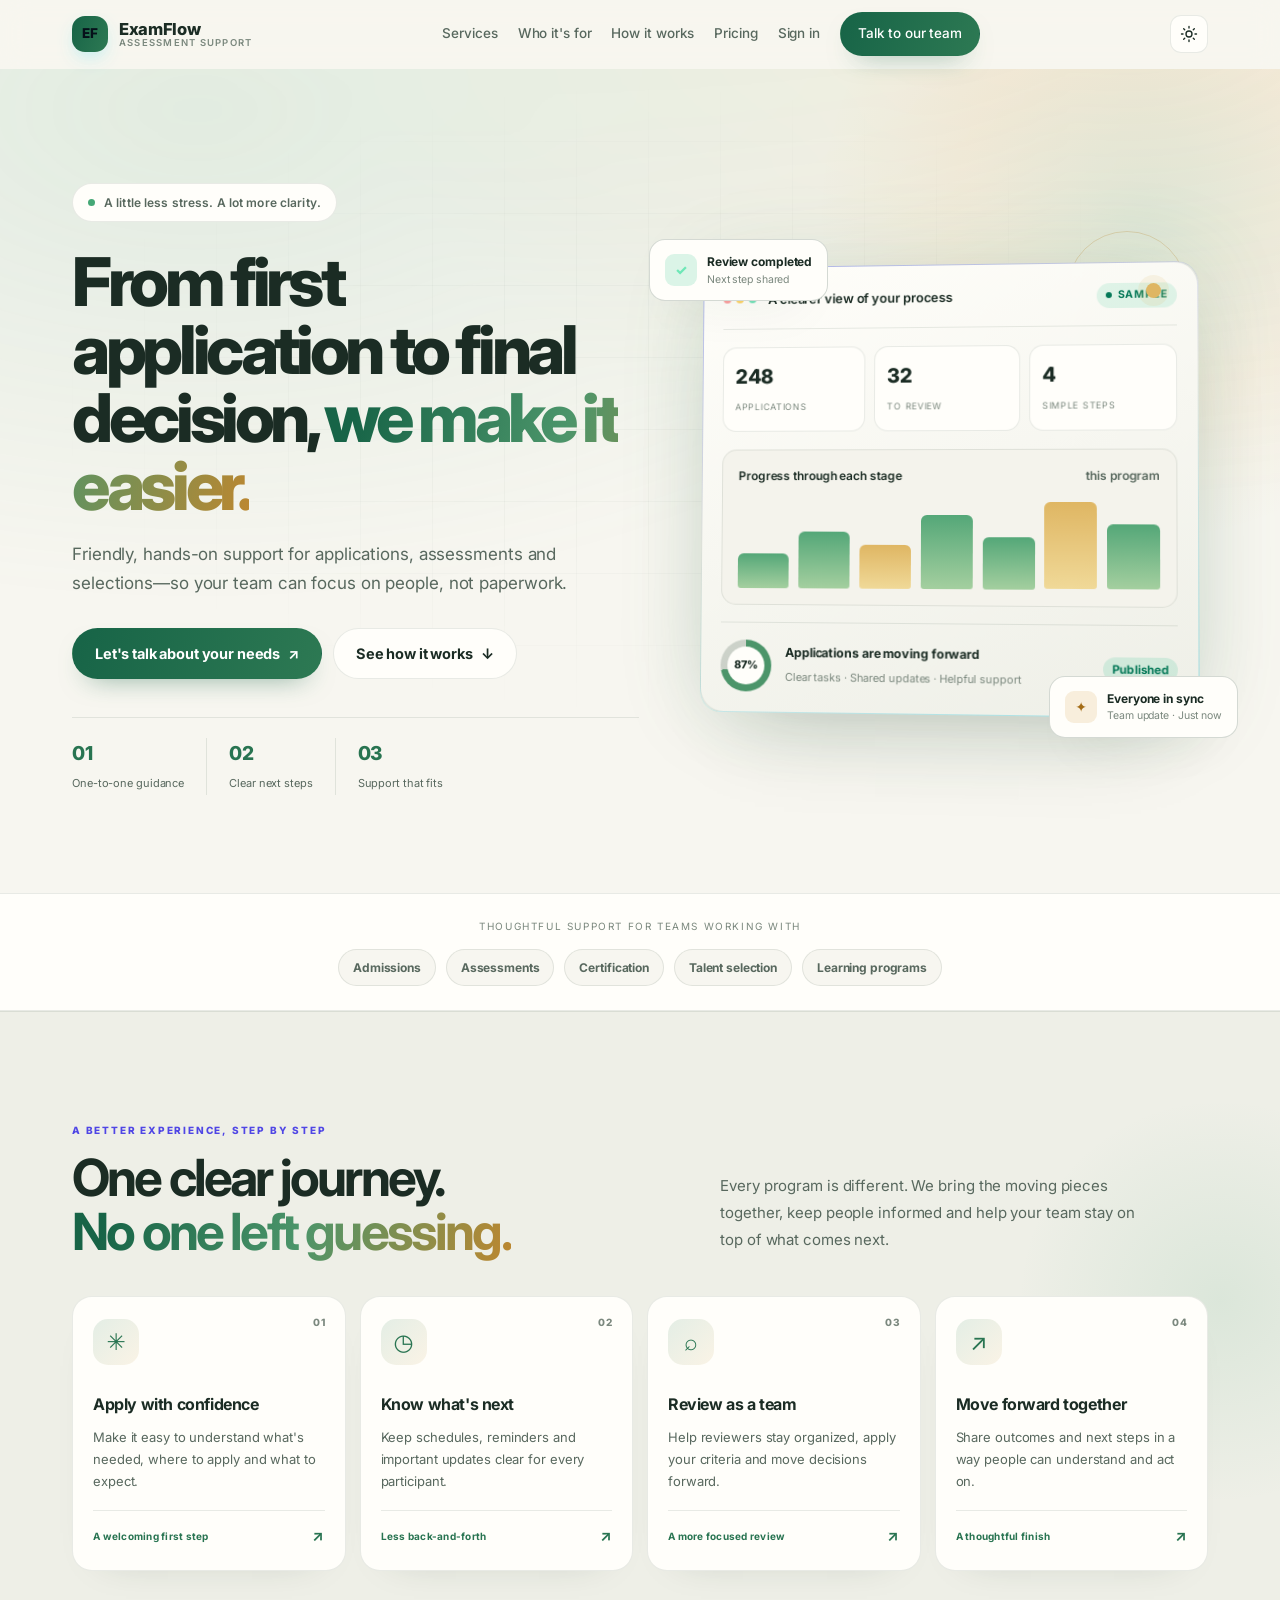
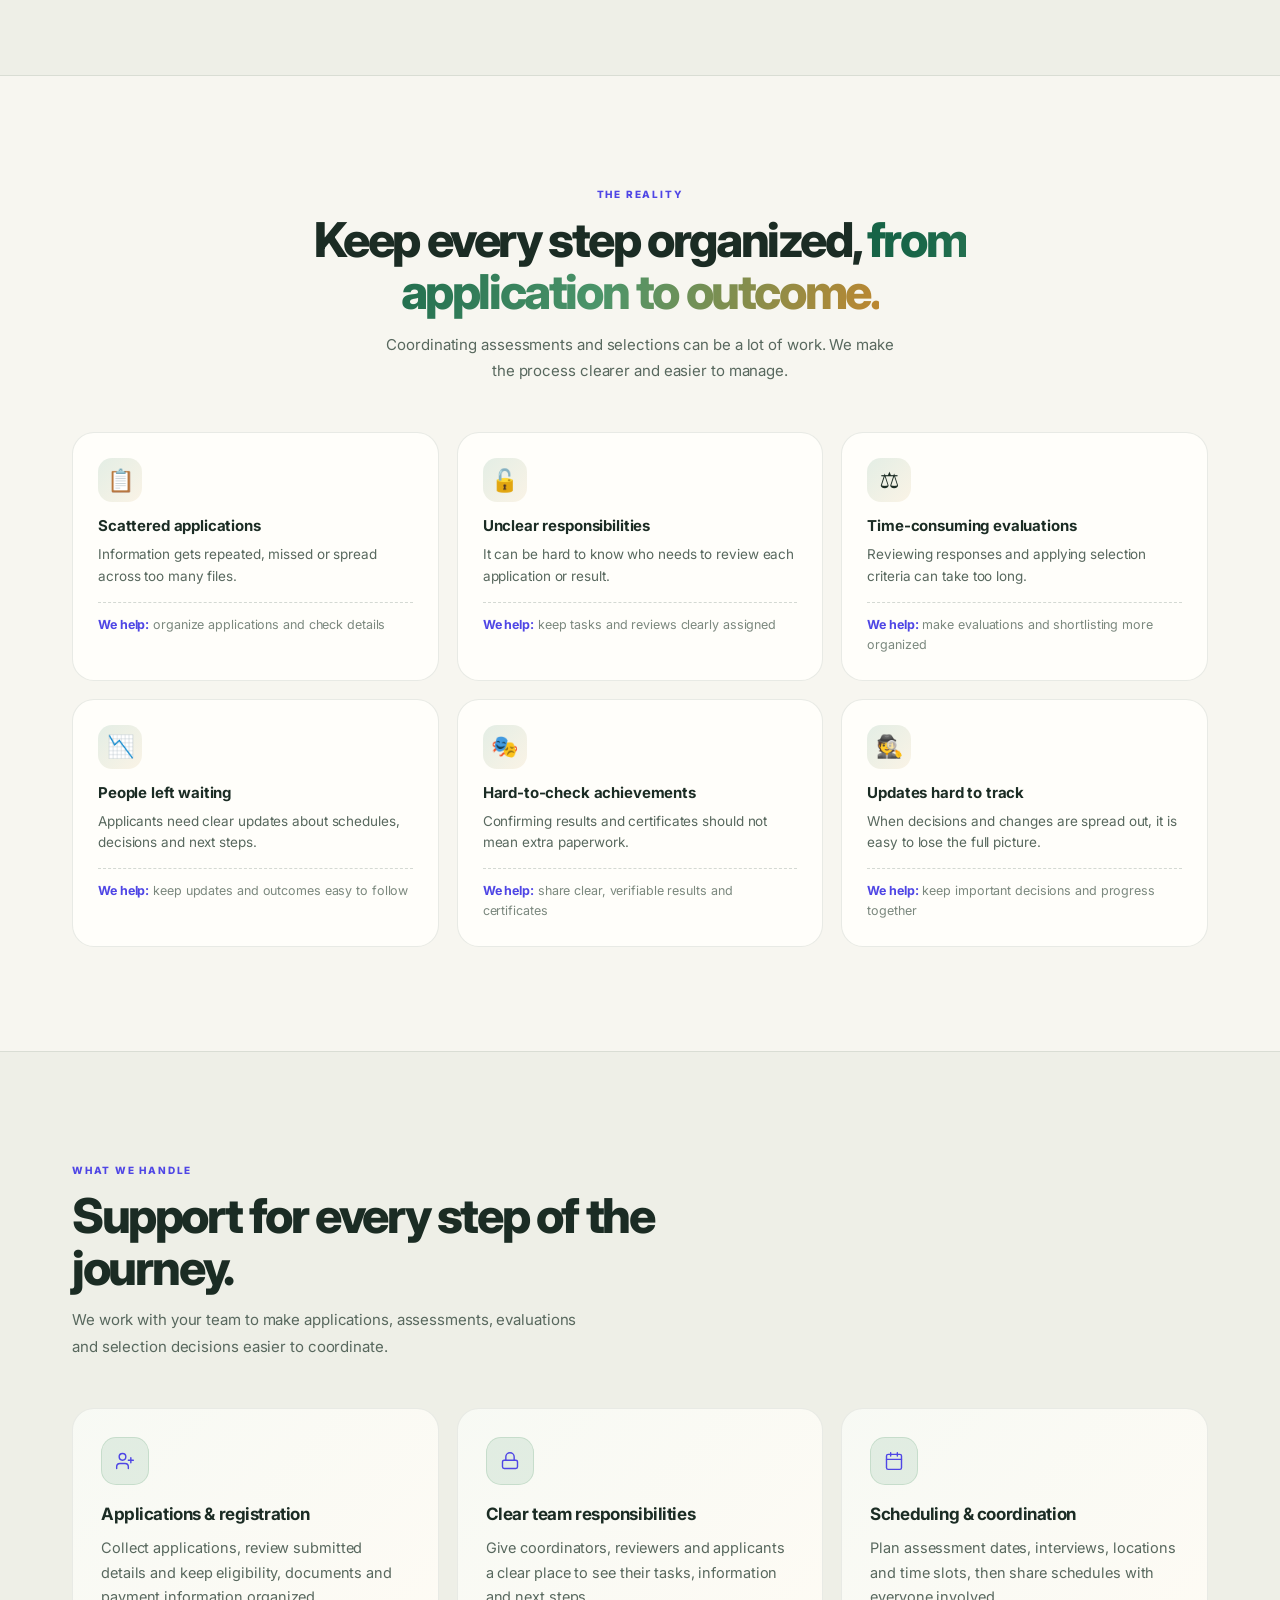
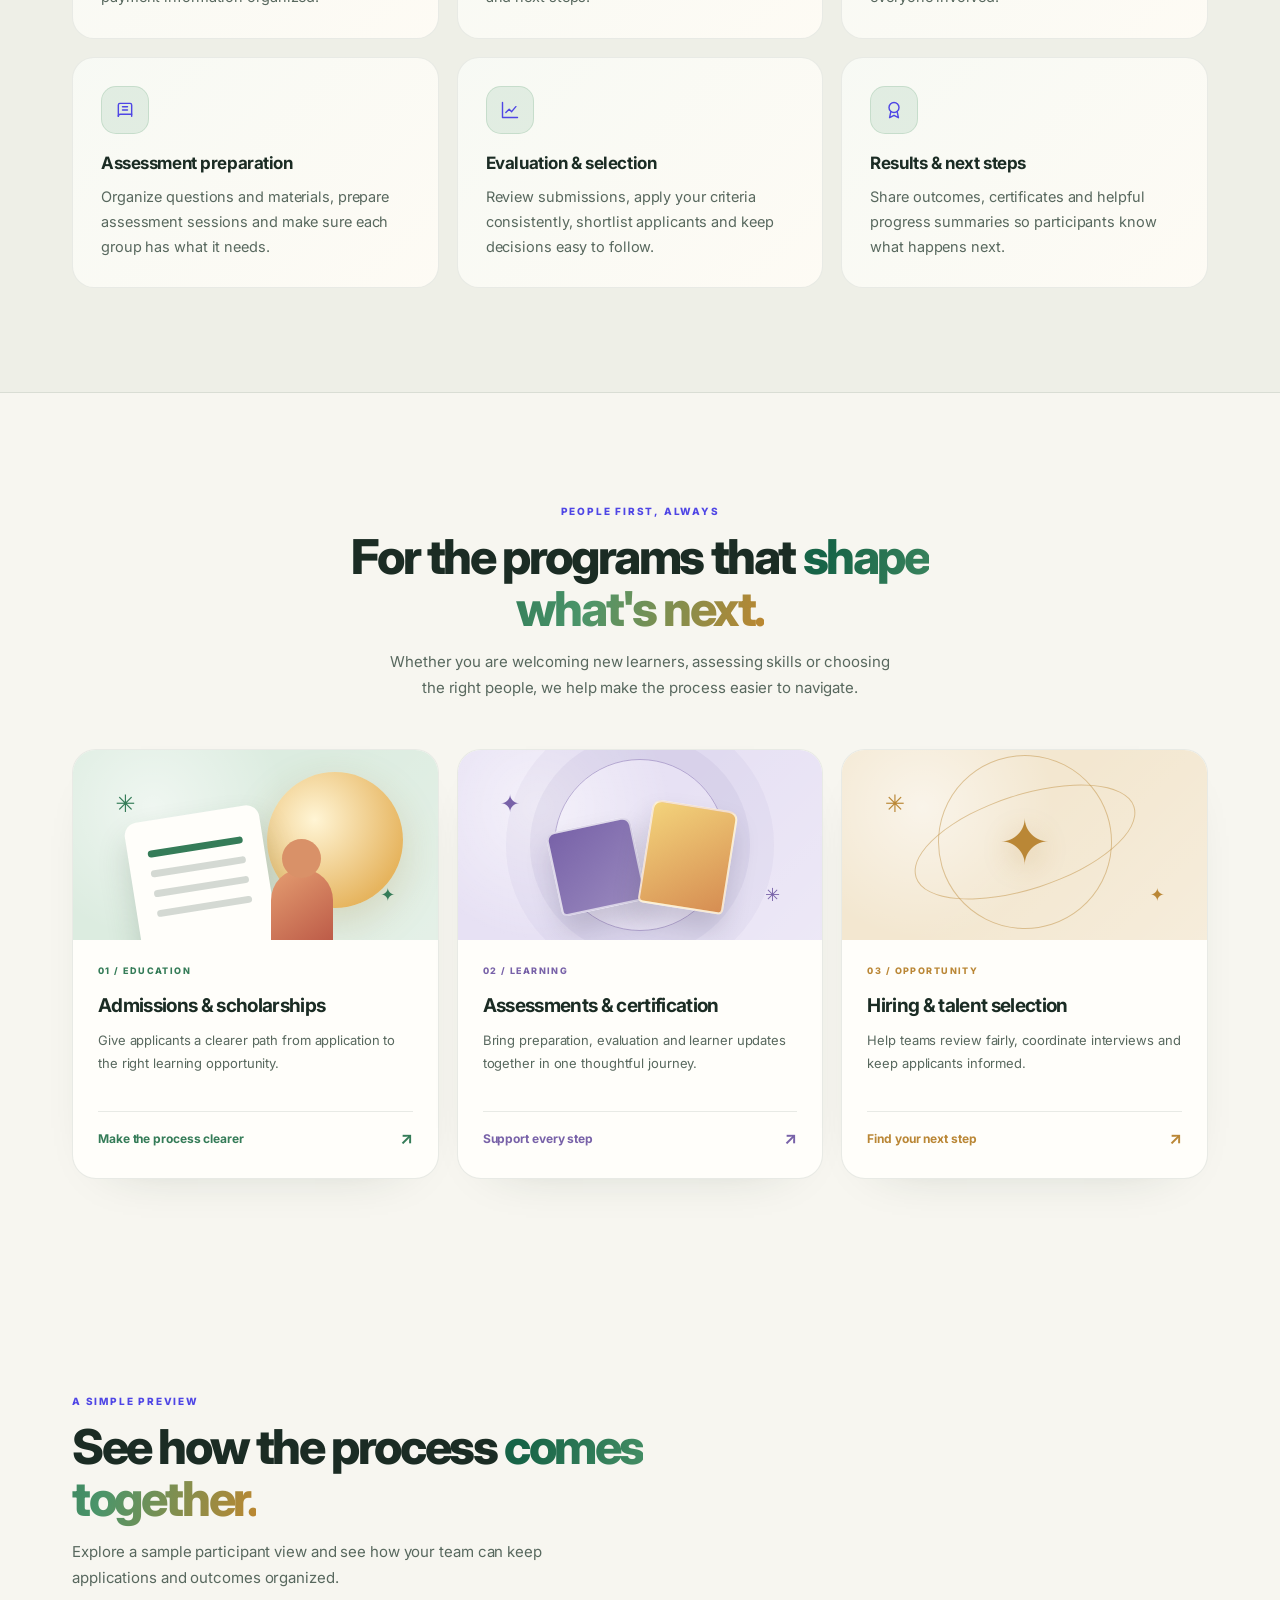
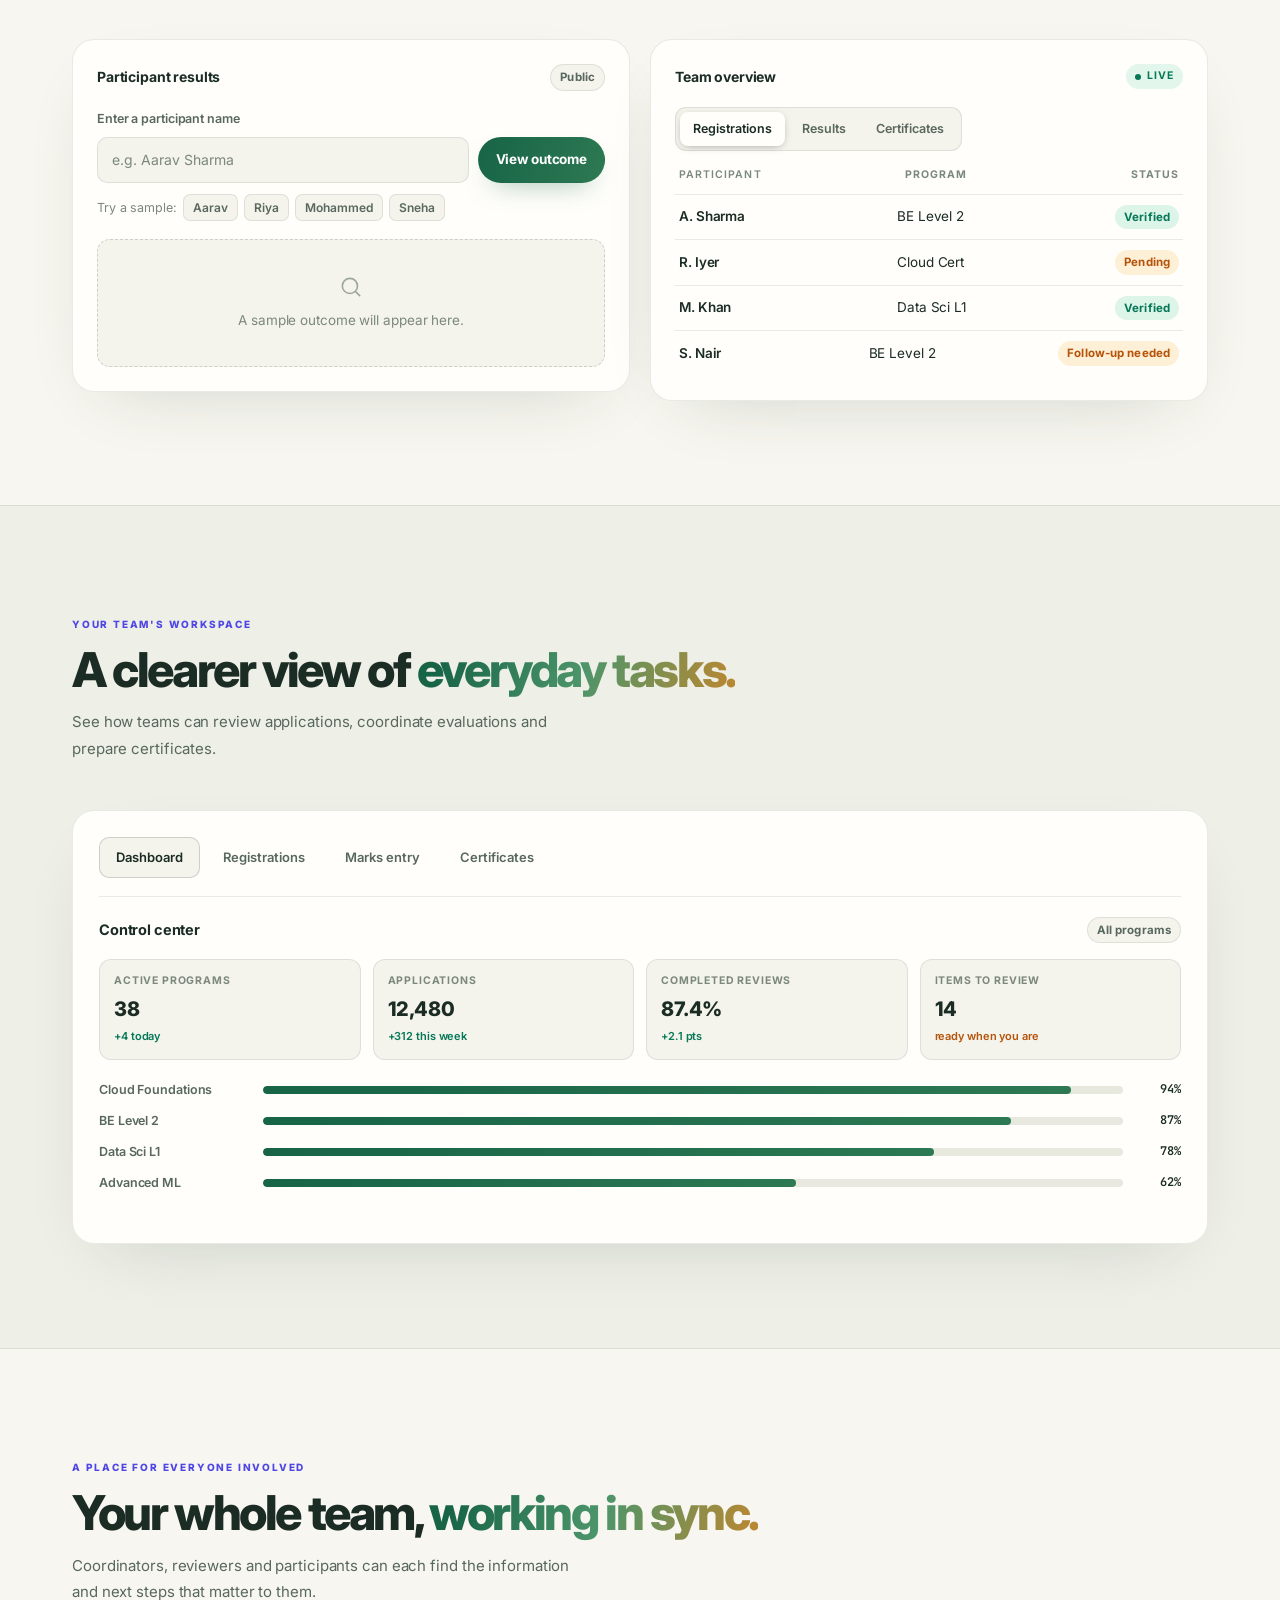
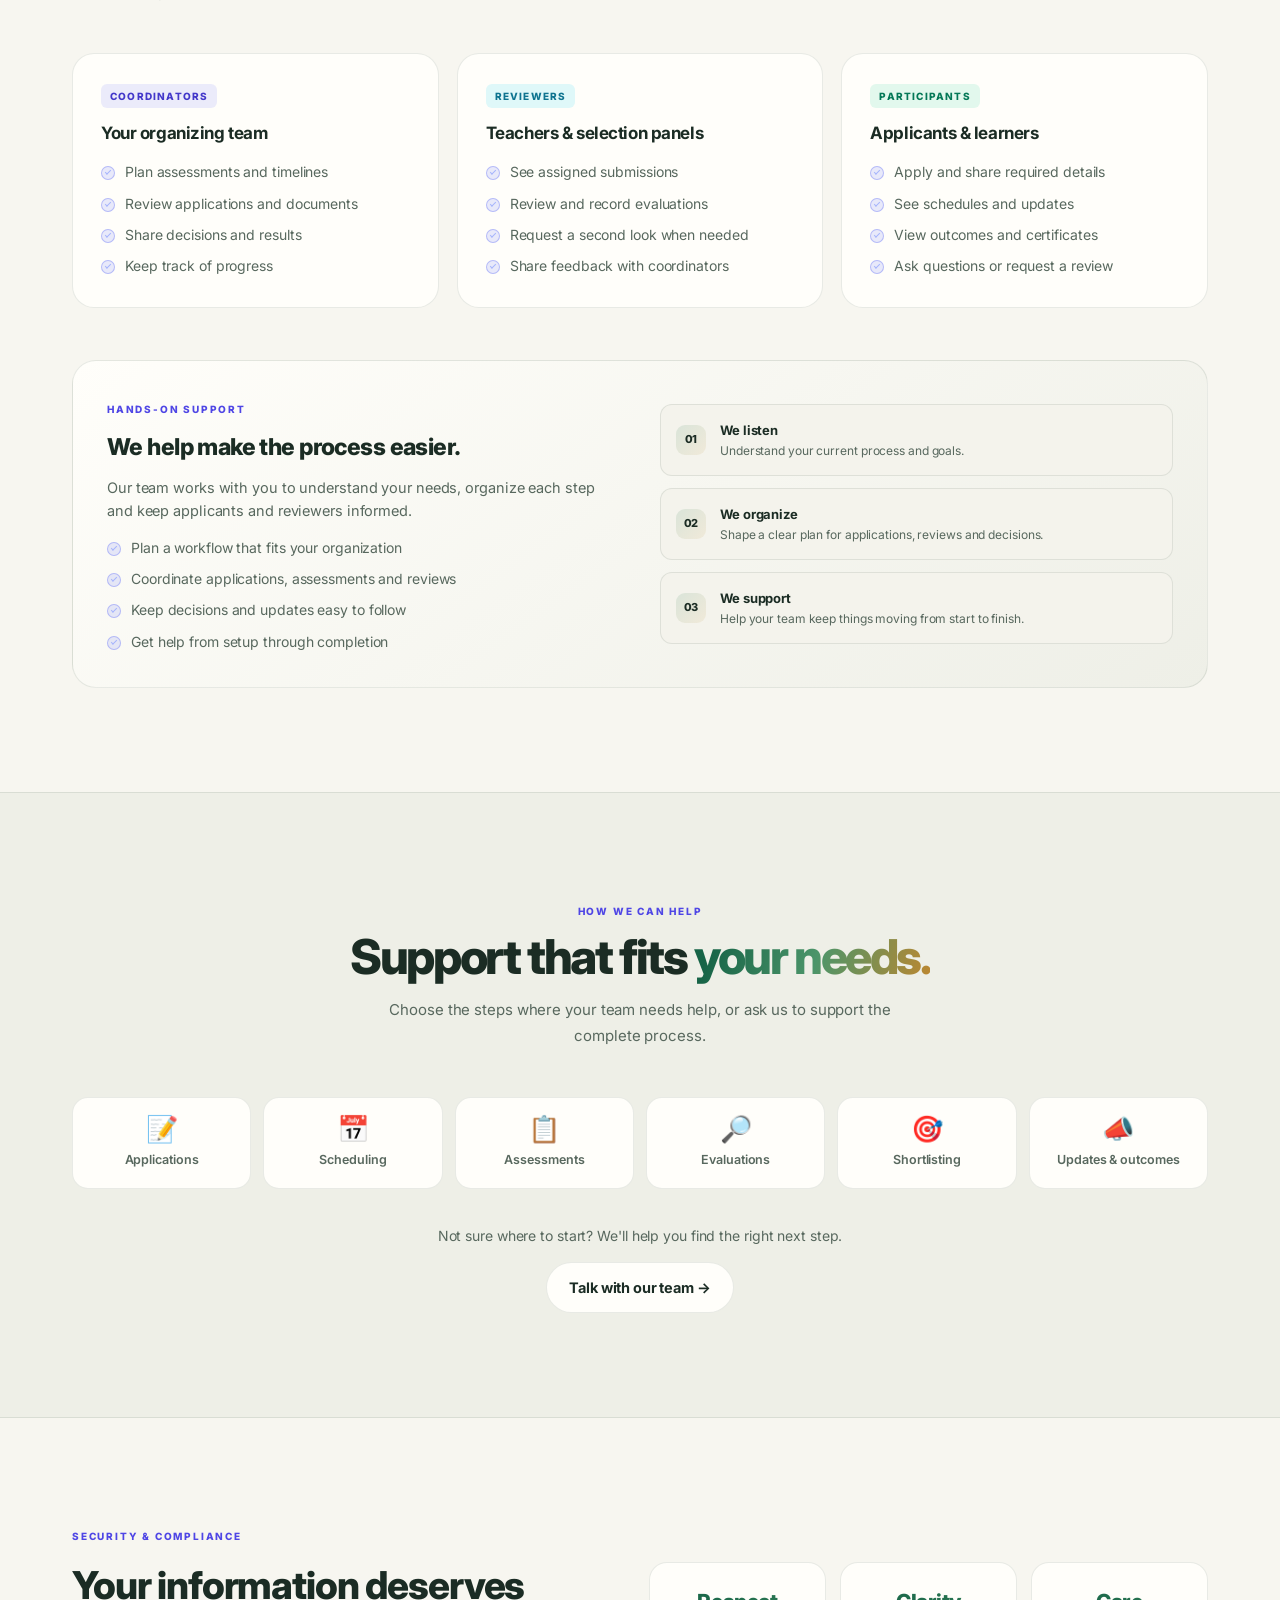
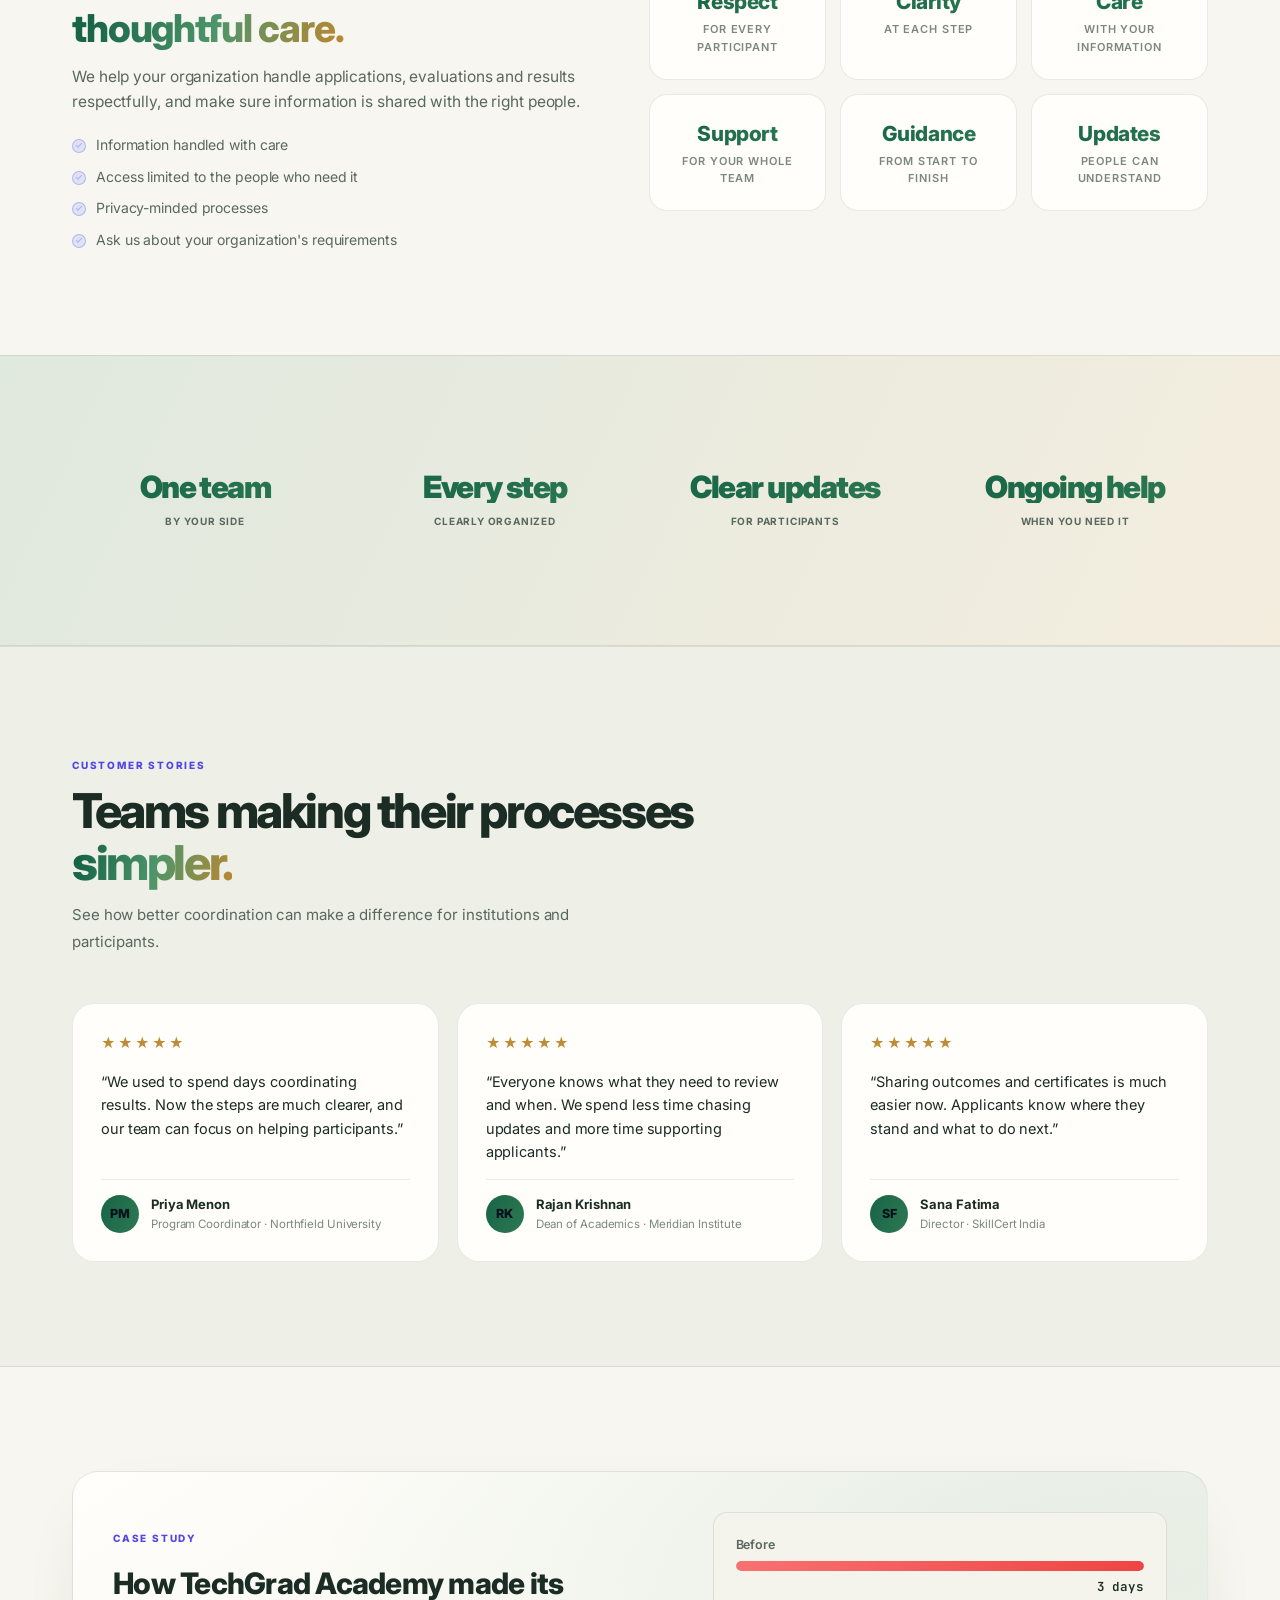
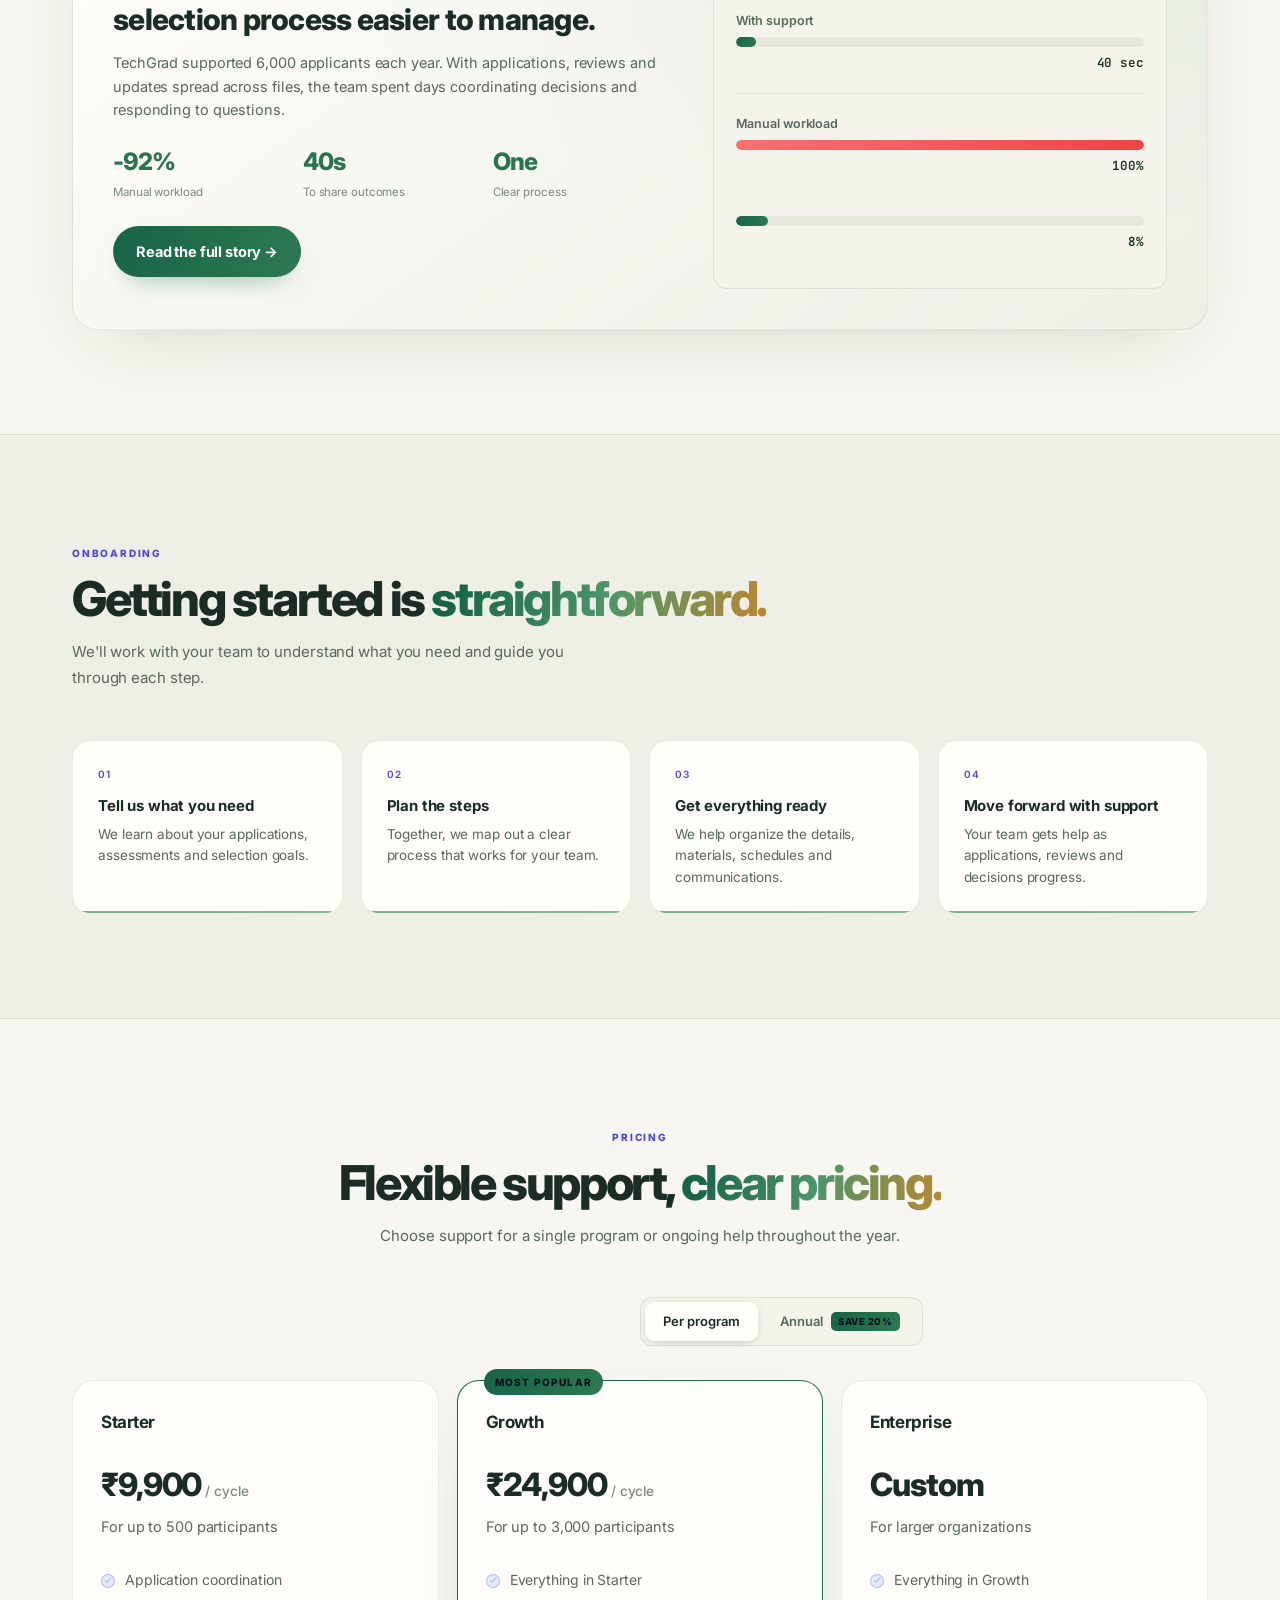
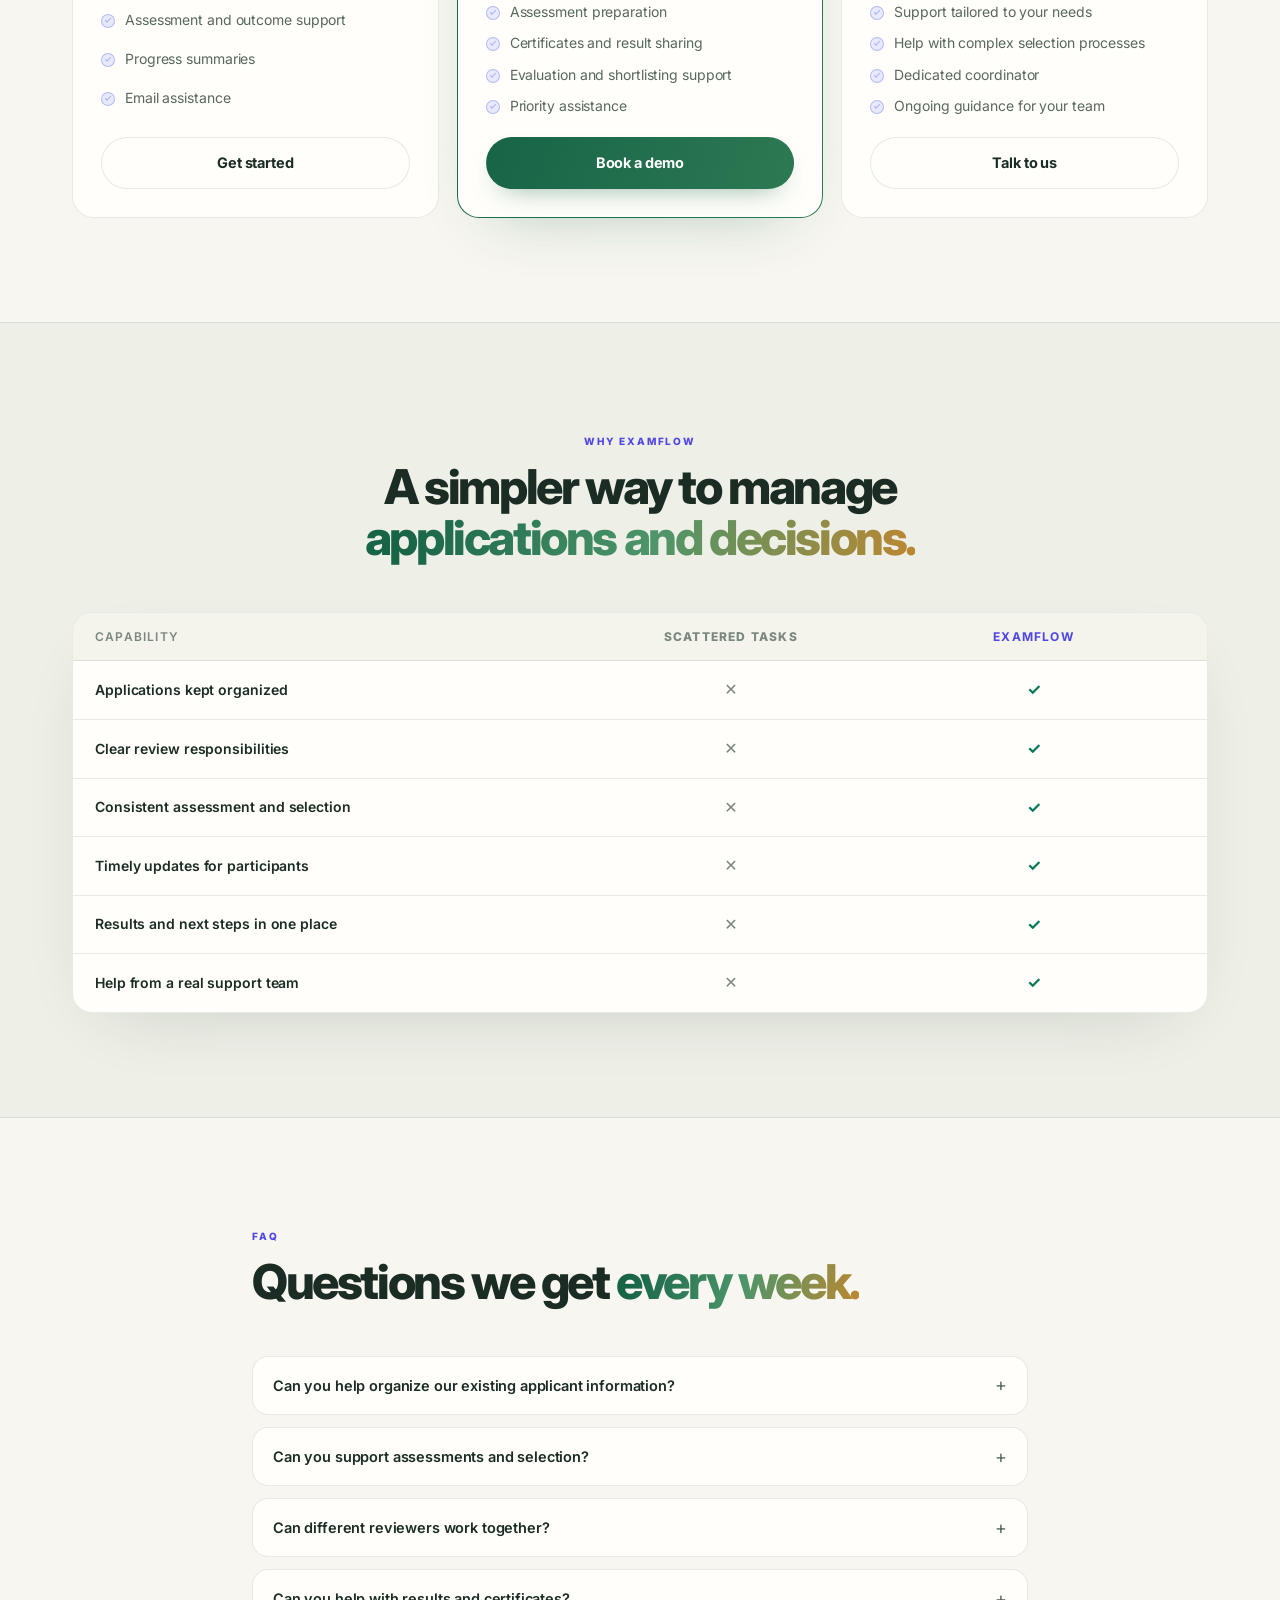
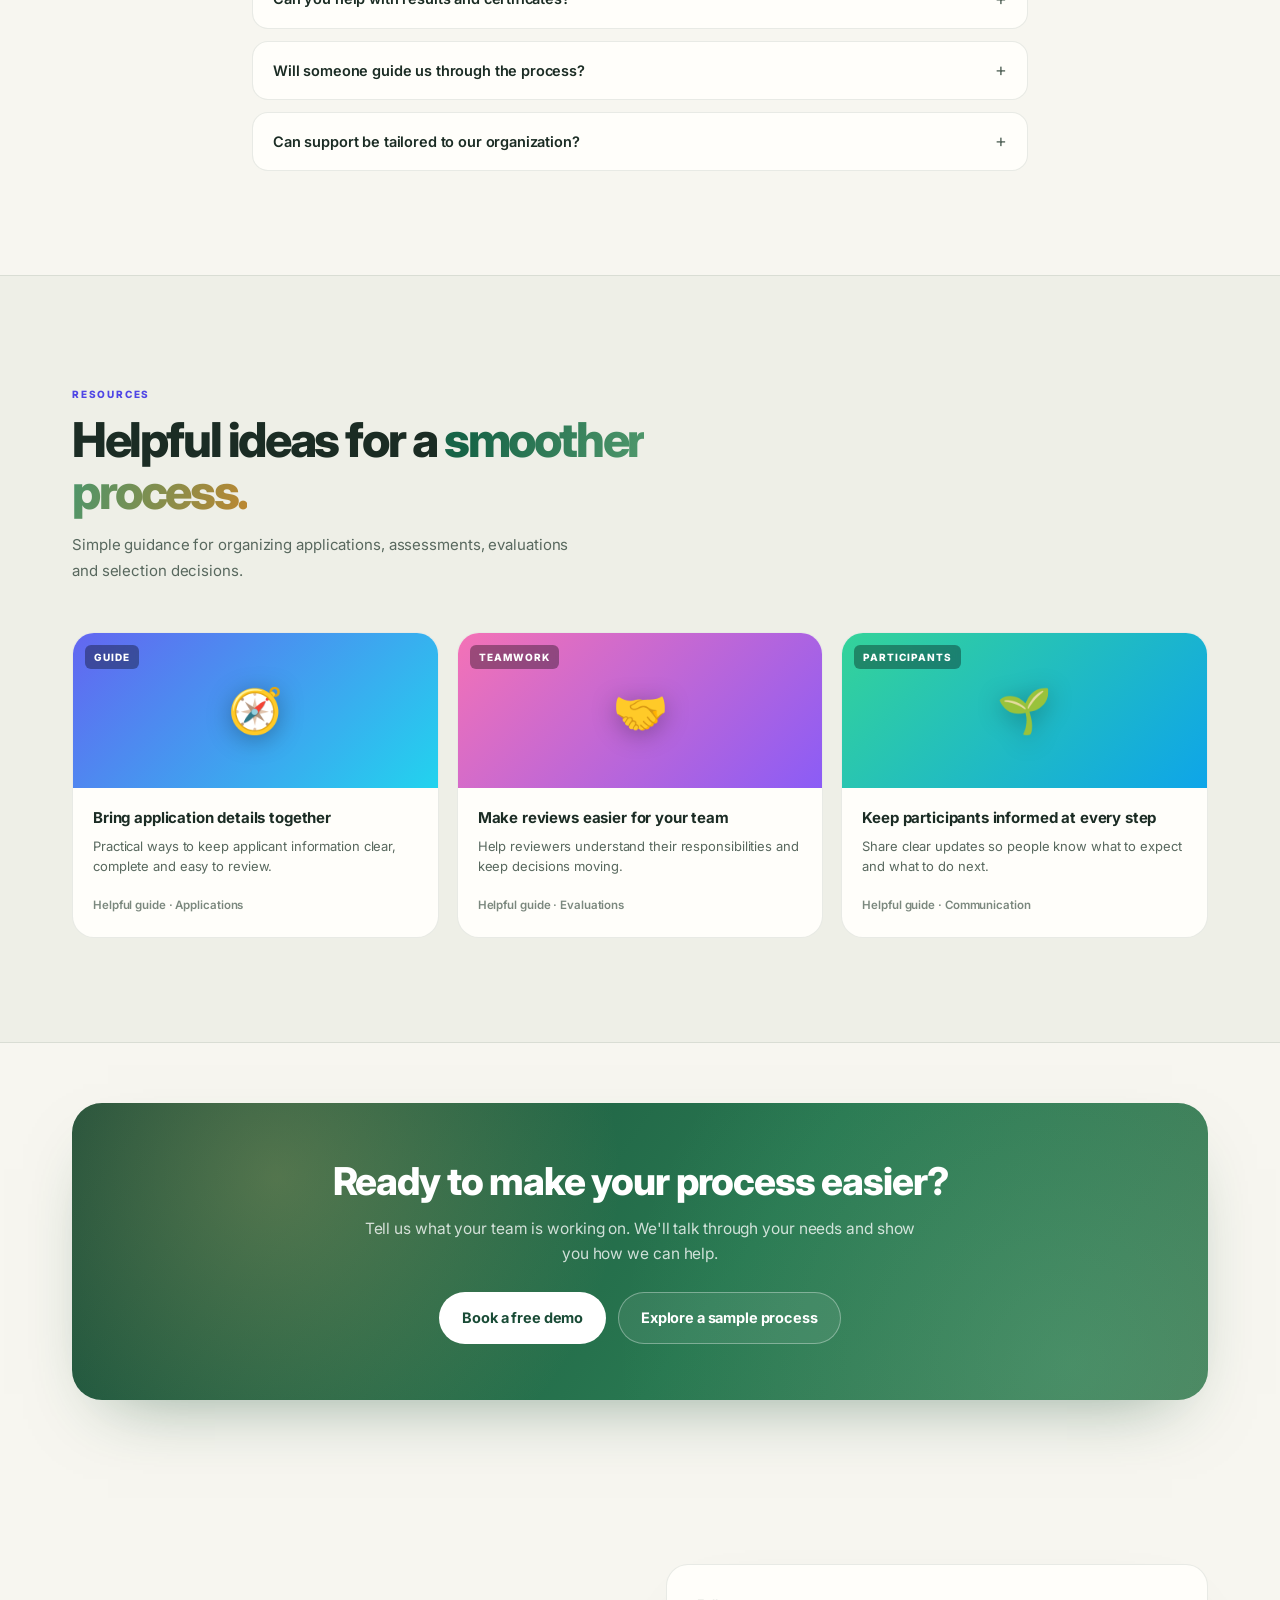
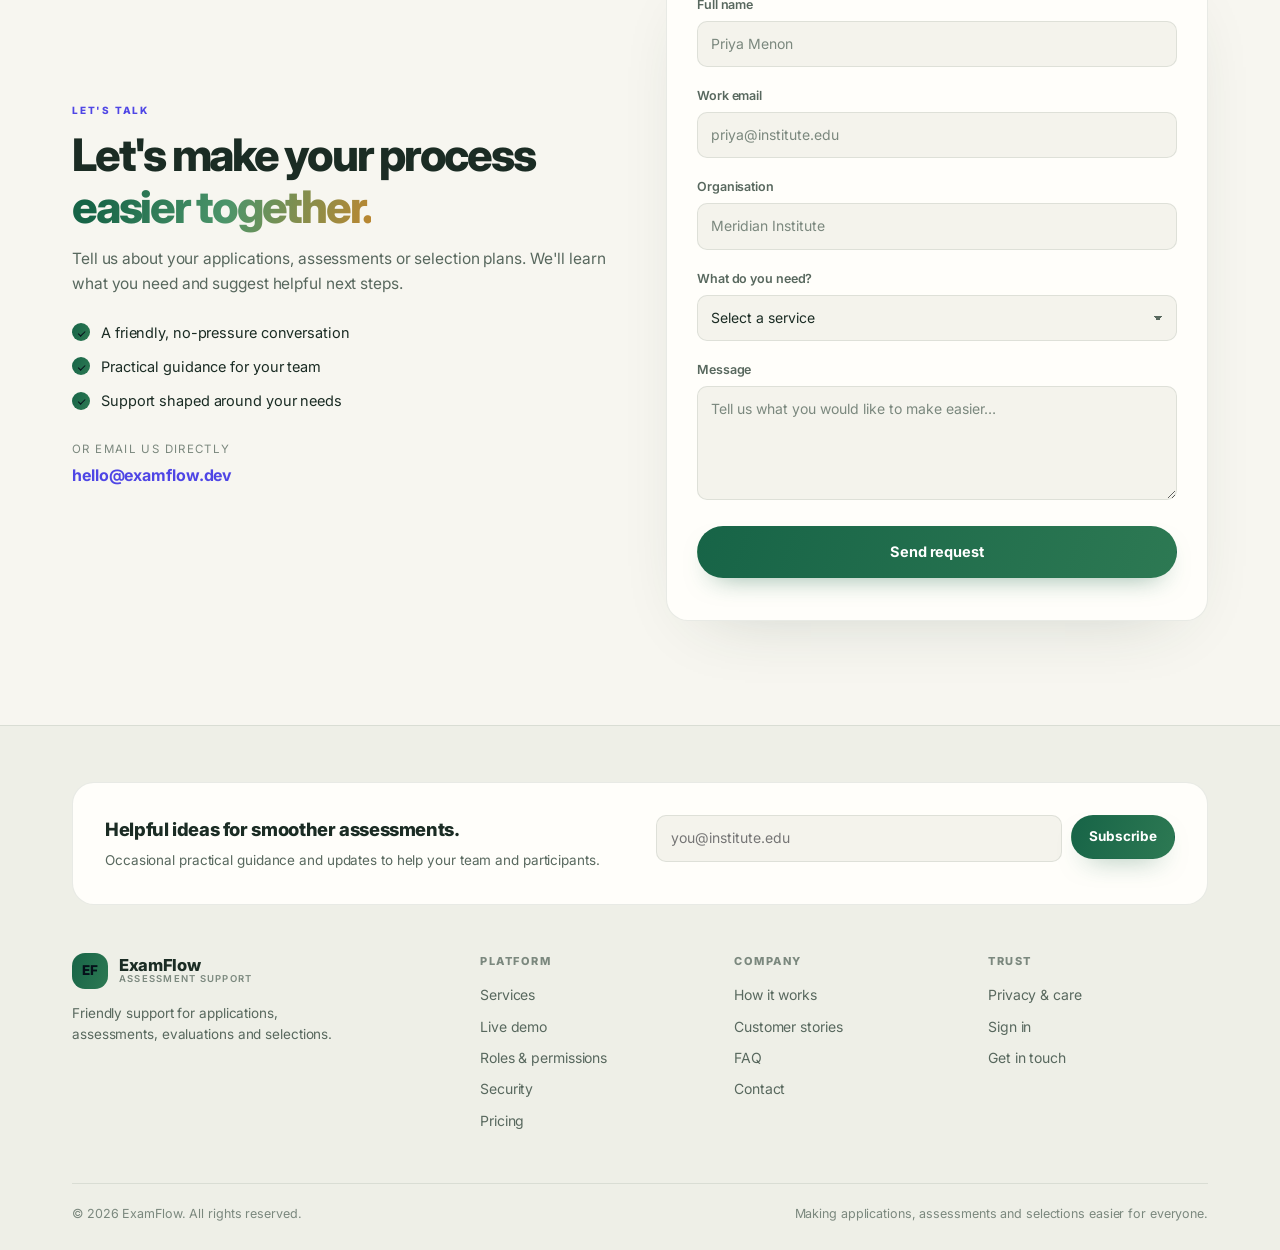
<file: exam-management/index.html>
<!DOCTYPE html>
<html lang="en" data-theme="light">
<head>
<meta charset="UTF-8">
<meta name="viewport" content="width=device-width, initial-scale=1">
<title>ExamFlow — Assessment &amp; Selection Support</title>
<meta name="description" content="Friendly, end-to-end support for applications, assessments, evaluations, selection decisions, results and certificates for schools, universities and institutions.">
<link rel="preconnect" href="https://fonts.googleapis.com">
<link rel="preconnect" href="https://fonts.gstatic.com" crossorigin>
<link href="https://fonts.googleapis.com/css2?family=Inter:wght@400;500;600;700;800;900&family=JetBrains+Mono:wght@500;600&display=swap" rel="stylesheet">
<link rel="stylesheet" href="styles.css">
</head>
<body>

<div class="progress" id="progress"></div>

<!-- ================= NAV ================= -->
<header class="nav" id="nav">
  <div class="wrap nav-inner">
    <a class="brand" href="#home" aria-label="ExamFlow home">
      <span class="brand-mark">EF</span>
      <span class="brand-text">ExamFlow<em>assessment support</em></span>
    </a>

    <nav class="nav-links" id="navLinks">
      <a href="#services">Services</a>
      <a href="#who-its-for">Who it's for</a>
      <a href="#how">How it works</a>
      <a href="#pricing">Pricing</a>
      <a class="nav-login" href="login.html">Sign in</a>
      <a class="btn btn-sm btn-primary nav-cta" href="#contact">Talk to our team</a>
    </nav>

    <div class="nav-tools">
      <button class="icon-btn" id="themeToggle" aria-label="Toggle theme" title="Toggle theme">
        <svg class="ico-moon" viewBox="0 0 24 24" fill="none" stroke="currentColor" stroke-width="1.8" stroke-linecap="round" stroke-linejoin="round"><path d="M21 12.8A9 9 0 1 1 11.2 3a7 7 0 0 0 9.8 9.8Z"/></svg>
        <svg class="ico-sun" viewBox="0 0 24 24" fill="none" stroke="currentColor" stroke-width="1.8" stroke-linecap="round" stroke-linejoin="round"><circle cx="12" cy="12" r="4"/><path d="M12 2v2M12 20v2M2 12h2M20 12h2M4.9 4.9l1.4 1.4M17.7 17.7l1.4 1.4M19.1 4.9l-1.4 1.4M6.3 17.7l-1.4 1.4"/></svg>
      </button>
      <button class="icon-btn burger" id="burger" aria-label="Menu" aria-expanded="false">
        <span></span><span></span><span></span>
      </button>
    </div>
  </div>
</header>

<main>

<!-- ================= HERO ================= -->
<section class="hero" id="home">
  <div class="hero-glow"></div>
  <div class="hero-grid-bg"></div>

  <div class="wrap hero-grid">
    <div class="hero-copy">
      <span class="badge"><i class="dot"></i> A little less stress. A lot more clarity.</span>
      <h1>From first application to final decision, <span class="grad">we make it easier.</span></h1>
      <p>
        Friendly, hands-on support for applications, assessments and selections—so your team
        can focus on people, not paperwork.
      </p>
      <div class="hero-actions">
        <a href="#contact" class="btn btn-primary">Let's talk about your needs <span aria-hidden="true">↗</span></a>
        <a href="#journey" class="btn btn-ghost">See how it works <span aria-hidden="true">↓</span></a>
      </div>
      <div class="hero-stats">
        <div><b>01</b><small>One-to-one guidance</small></div>
        <div><b>02</b><small>Clear next steps</small></div>
        <div><b>03</b><small>Support that fits</small></div>
      </div>
    </div>

    <div class="hero-visual reveal">
      <div class="mock">
        <div class="mock-top">
          <span class="mock-dots"><i></i><i></i><i></i></span>
          <span class="mock-title">A clearer view of your process</span>
          <span class="live-pill"><i></i>Sample</span>
        </div>

        <div class="mock-stats">
          <div><b>248</b><small>Applications</small></div>
          <div><b>32</b><small>To review</small></div>
          <div><b>4</b><small>Simple steps</small></div>
        </div>

        <div class="mock-chart">
          <div class="mock-chart-head">
            <span>Progress through each stage</span>
            <span class="muted-sm">this program</span>
          </div>
          <div class="bars">
            <span style="height:38%"></span><span style="height:62%"></span>
            <span style="height:48%"></span><span style="height:80%"></span>
            <span style="height:56%"></span><span style="height:94%"></span>
            <span style="height:70%"></span>
          </div>
        </div>

        <div class="mock-foot">
          <div class="donut"><span>87%</span></div>
          <div class="mock-foot-text">
            <b>Applications are moving forward</b>
            <small>Clear tasks · Shared updates · Helpful support</small>
          </div>
          <span class="chip ok">Published</span>
        </div>
      </div>

      <!-- floating mini cards -->
      <div class="float-card float-a">
        <div class="float-ico ok">✓</div>
        <div><b>Review completed</b><small>Next step shared</small></div>
      </div>
      <div class="float-card float-b">
        <div class="float-ico indigo">✦</div>
        <div><b>Everyone in sync</b><small>Team update · Just now</small></div>
      </div>
    </div>
  </div>
</section>

<!-- ================= LOGOS ================= -->
<section class="logos">
  <div class="wrap">
    <p class="logos-label">Thoughtful support for teams working with</p>
    <div class="logos-row">
      <span>Admissions</span><span>Assessments</span><span>Certification</span>
      <span>Talent selection</span><span>Learning programs</span>
    </div>
  </div>
</section>

<!-- ================= JOURNEY ================= -->
<section class="section journey-section" id="journey">
  <div class="wrap">
    <div class="journey-intro reveal">
      <div>
        <span class="eyebrow">A better experience, step by step</span>
        <h2>One clear journey.<br><span class="grad">No one left guessing.</span></h2>
      </div>
      <p>Every program is different. We bring the moving pieces together, keep people informed and help your team stay on top of what comes next.</p>
    </div>
    <div class="journey-grid">
      <article class="journey-card reveal">
        <span class="journey-number">01</span>
        <div class="journey-icon">✳</div>
        <h3>Apply with confidence</h3>
        <p>Make it easy to understand what's needed, where to apply and what to expect.</p>
        <span class="journey-link">A welcoming first step <span>↗</span></span>
      </article>
      <article class="journey-card reveal">
        <span class="journey-number">02</span>
        <div class="journey-icon">◷</div>
        <h3>Know what's next</h3>
        <p>Keep schedules, reminders and important updates clear for every participant.</p>
        <span class="journey-link">Less back-and-forth <span>↗</span></span>
      </article>
      <article class="journey-card reveal">
        <span class="journey-number">03</span>
        <div class="journey-icon">⌕</div>
        <h3>Review as a team</h3>
        <p>Help reviewers stay organized, apply your criteria and move decisions forward.</p>
        <span class="journey-link">A more focused review <span>↗</span></span>
      </article>
      <article class="journey-card reveal">
        <span class="journey-number">04</span>
        <div class="journey-icon">↗</div>
        <h3>Move forward together</h3>
        <p>Share outcomes and next steps in a way people can understand and act on.</p>
        <span class="journey-link">A thoughtful finish <span>↗</span></span>
      </article>
    </div>
  </div>
</section>

<!-- ================= PROBLEM → SOLUTION ================= -->
<section class="section problem-section">
  <div class="wrap">
    <div class="sec-head center reveal">
      <span class="eyebrow">The reality</span>
      <h2>Keep every step organized, <span class="grad">from application to outcome.</span></h2>
      <p>Coordinating assessments and selections can be a lot of work. We make the process clearer and easier to manage.</p>
    </div>

    <div class="problem-grid">
      <div class="problem-card reveal">
        <div class="problem-icon">📋</div>
        <h4>Scattered applications</h4>
        <p>Information gets repeated, missed or spread across too many files.</p>
        <div class="problem-fix"><b>We help:</b> organize applications and check details</div>
      </div>
      <div class="problem-card reveal">
        <div class="problem-icon">🔓</div>
        <h4>Unclear responsibilities</h4>
        <p>It can be hard to know who needs to review each application or result.</p>
        <div class="problem-fix"><b>We help:</b> keep tasks and reviews clearly assigned</div>
      </div>
      <div class="problem-card reveal">
        <div class="problem-icon">⚖️</div>
        <h4>Time-consuming evaluations</h4>
        <p>Reviewing responses and applying selection criteria can take too long.</p>
        <div class="problem-fix"><b>We help:</b> make evaluations and shortlisting more organized</div>
      </div>
      <div class="problem-card reveal">
        <div class="problem-icon">📉</div>
        <h4>People left waiting</h4>
        <p>Applicants need clear updates about schedules, decisions and next steps.</p>
        <div class="problem-fix"><b>We help:</b> keep updates and outcomes easy to follow</div>
      </div>
      <div class="problem-card reveal">
        <div class="problem-icon">🎭</div>
        <h4>Hard-to-check achievements</h4>
        <p>Confirming results and certificates should not mean extra paperwork.</p>
        <div class="problem-fix"><b>We help:</b> share clear, verifiable results and certificates</div>
      </div>
      <div class="problem-card reveal">
        <div class="problem-icon">🕵️</div>
        <h4>Updates hard to track</h4>
        <p>When decisions and changes are spread out, it is easy to lose the full picture.</p>
        <div class="problem-fix"><b>We help:</b> keep important decisions and progress together</div>
      </div>
    </div>
  </div>
</section>

<!-- ================= SERVICES ================= -->
<section class="section section-alt" id="services">
  <div class="wrap">
    <div class="sec-head reveal">
      <span class="eyebrow">What we handle</span>
      <h2>Support for every step of the journey.</h2>
      <p>We work with your team to make applications, assessments, evaluations and selection decisions easier to coordinate.</p>
    </div>

    <div class="grid grid-3">
      <article class="card feature-card reveal">
        <span class="card-ico"><svg viewBox="0 0 24 24" fill="none" stroke="currentColor" stroke-width="1.7" stroke-linecap="round" stroke-linejoin="round"><path d="M16 21v-2a4 4 0 0 0-4-4H6a4 4 0 0 0-4 4v2"/><circle cx="9" cy="7" r="4"/><path d="M19 8v6M22 11h-6"/></svg></span>
        <h3>Applications &amp; registration</h3>
        <p>Collect applications, review submitted details and keep eligibility, documents and payment information organized.</p>
      </article>
      <article class="card feature-card reveal">
        <span class="card-ico"><svg viewBox="0 0 24 24" fill="none" stroke="currentColor" stroke-width="1.7" stroke-linecap="round" stroke-linejoin="round"><rect x="3" y="11" width="18" height="10" rx="2"/><path d="M7 11V7a5 5 0 0 1 10 0v4"/></svg></span>
        <h3>Clear team responsibilities</h3>
        <p>Give coordinators, reviewers and applicants a clear place to see their tasks, information and next steps.</p>
      </article>
      <article class="card feature-card reveal">
        <span class="card-ico"><svg viewBox="0 0 24 24" fill="none" stroke="currentColor" stroke-width="1.7" stroke-linecap="round" stroke-linejoin="round"><rect x="3" y="4" width="18" height="18" rx="2"/><path d="M16 2v4M8 2v4M3 10h18"/></svg></span>
        <h3>Scheduling &amp; coordination</h3>
        <p>Plan assessment dates, interviews, locations and time slots, then share schedules with everyone involved.</p>
      </article>
      <article class="card feature-card reveal">
        <span class="card-ico"><svg viewBox="0 0 24 24" fill="none" stroke="currentColor" stroke-width="1.7" stroke-linecap="round" stroke-linejoin="round"><path d="M4 19.5V6a2 2 0 0 1 2-2h12a2 2 0 0 1 2 2v13.5"/><path d="M4 19.5A2.5 2.5 0 0 1 6.5 17H20"/><path d="M9 8h6M9 12h6"/></svg></span>
        <h3>Assessment preparation</h3>
        <p>Organize questions and materials, prepare assessment sessions and make sure each group has what it needs.</p>
      </article>
      <article class="card feature-card reveal">
        <span class="card-ico"><svg viewBox="0 0 24 24" fill="none" stroke="currentColor" stroke-width="1.7" stroke-linecap="round" stroke-linejoin="round"><path d="M3 3v18h18"/><path d="m7 15 4-4 3 3 5-6"/></svg></span>
        <h3>Evaluation &amp; selection</h3>
        <p>Review submissions, apply your criteria consistently, shortlist applicants and keep decisions easy to follow.</p>
      </article>
      <article class="card feature-card reveal">
        <span class="card-ico"><svg viewBox="0 0 24 24" fill="none" stroke="currentColor" stroke-width="1.7" stroke-linecap="round" stroke-linejoin="round"><circle cx="12" cy="9" r="6"/><path d="m8.2 13.9-1.5 7.3 5.3-2.8 5.3 2.8-1.5-7.3"/></svg></span>
        <h3>Results &amp; next steps</h3>
        <p>Share outcomes, certificates and helpful progress summaries so participants know what happens next.</p>
      </article>
    </div>
  </div>
</section>

<!-- ================= WHO IT'S FOR ================= -->
<section class="section audience-section" id="who-its-for">
  <div class="wrap">
    <div class="sec-head center reveal">
      <span class="eyebrow">People first, always</span>
      <h2>For the programs that <span class="grad">shape what's next.</span></h2>
      <p>Whether you are welcoming new learners, assessing skills or choosing the right people, we help make the process easier to navigate.</p>
    </div>
    <div class="audience-grid">
      <article class="audience-card audience-card-green reveal">
        <div class="audience-art art-admissions" aria-hidden="true">
          <span class="art-sun"></span><span class="art-paper"></span><span class="art-person"></span>
          <span class="art-spark art-spark-one">✳</span><span class="art-spark art-spark-two">✦</span>
        </div>
        <div class="audience-content">
          <span class="audience-kicker">01 / EDUCATION</span>
          <h3>Admissions &amp; scholarships</h3>
          <p>Give applicants a clearer path from application to the right learning opportunity.</p>
          <a href="#contact">Make the process clearer <span aria-hidden="true">↗</span></a>
        </div>
      </article>
      <article class="audience-card audience-card-violet reveal">
        <div class="audience-art art-learning" aria-hidden="true">
          <span class="art-ring"></span><span class="art-book art-book-one"></span><span class="art-book art-book-two"></span>
          <span class="art-spark art-spark-one">✦</span><span class="art-spark art-spark-two">✳</span>
        </div>
        <div class="audience-content">
          <span class="audience-kicker">02 / LEARNING</span>
          <h3>Assessments &amp; certification</h3>
          <p>Bring preparation, evaluation and learner updates together in one thoughtful journey.</p>
          <a href="#contact">Support every step <span aria-hidden="true">↗</span></a>
        </div>
      </article>
      <article class="audience-card audience-card-amber reveal">
        <div class="audience-art art-selection" aria-hidden="true">
          <span class="art-orbit art-orbit-one"></span><span class="art-orbit art-orbit-two"></span>
          <span class="art-star">✦</span><span class="art-spark art-spark-one">✳</span><span class="art-spark art-spark-two">✦</span>
        </div>
        <div class="audience-content">
          <span class="audience-kicker">03 / OPPORTUNITY</span>
          <h3>Hiring &amp; talent selection</h3>
          <p>Help teams review fairly, coordinate interviews and keep applicants informed.</p>
          <a href="#contact">Find your next step <span aria-hidden="true">↗</span></a>
        </div>
      </article>
    </div>
  </div>
</section>

<!-- ================= DEMO ================= -->
<section class="section" id="demo">
  <div class="wrap">
    <div class="sec-head reveal">
      <span class="eyebrow">A simple preview</span>
      <h2>See how the process <span class="grad">comes together.</span></h2>
      <p>Explore a sample participant view and see how your team can keep applications and outcomes organized.</p>
    </div>

    <div class="demo-grid">
      <div class="panel-card reveal">
        <div class="panel-head">
          <span class="panel-title">Participant results</span>
          <span class="chip neutral">Public</span>
        </div>
        <form class="checker" id="resultForm" novalidate>
          <label for="roll">Enter a participant name</label>
          <div class="checker-row">
            <input type="text" id="roll" placeholder="e.g. Aarav Sharma" autocomplete="off" spellcheck="false">
            <button class="btn btn-primary btn-sm" type="submit">View outcome</button>
          </div>
          <p class="hint">Try a sample:
            <button type="button" class="try" data-name="Aarav Sharma">Aarav</button>
            <button type="button" class="try" data-name="Riya Iyer">Riya</button>
            <button type="button" class="try" data-name="Mohammed Khan">Mohammed</button>
            <button type="button" class="try" data-name="Sneha Nair">Sneha</button>
          </p>
        </form>
        <div class="result-slot" id="resultSlot">
          <div class="result-empty">
            <svg viewBox="0 0 24 24" fill="none" stroke="currentColor" stroke-width="1.5" stroke-linecap="round" stroke-linejoin="round"><circle cx="11" cy="11" r="7"/><path d="m20 20-3.5-3.5"/></svg>
            <p>A sample outcome will appear here.</p>
          </div>
        </div>
      </div>

      <div class="panel-card reveal">
        <div class="panel-head">
          <span class="panel-title">Team overview</span>
          <span class="live-pill"><i></i>Live</span>
        </div>
        <div class="tabs" role="tablist">
          <button class="tab active" data-tab="reg" role="tab">Registrations</button>
          <button class="tab" data-tab="res" role="tab">Results</button>
          <button class="tab" data-tab="cert" role="tab">Certificates</button>
        </div>
        <div class="tab-panel active" id="tab-reg">
          <div class="rows">
            <div class="row row-head"><span>Participant</span><span>Program</span><span>Status</span></div>
            <div class="row"><span>A. Sharma</span><span>BE Level 2</span><span class="chip ok">Verified</span></div>
            <div class="row"><span>R. Iyer</span><span>Cloud Cert</span><span class="chip warn">Pending</span></div>
            <div class="row"><span>M. Khan</span><span>Data Sci L1</span><span class="chip ok">Verified</span></div>
            <div class="row"><span>S. Nair</span><span>BE Level 2</span><span class="chip warn">Follow-up needed</span></div>
          </div>
        </div>
        <div class="tab-panel" id="tab-res">
          <div class="rows">
            <div class="row row-head"><span>Participant</span><span>Score</span><span>Outcome</span></div>
            <div class="row"><span>A. Sharma</span><span>88 / 100</span><span class="chip ok">Meets criteria</span></div>
            <div class="row"><span>R. Iyer</span><span>34 / 100</span><span class="chip warn">Further review</span></div>
            <div class="row"><span>M. Khan</span><span>76 / 100</span><span class="chip ok">Meets criteria</span></div>
            <div class="row"><span>S. Nair</span><span>45 / 100</span><span class="chip ok">Meets criteria</span></div>
          </div>
        </div>
        <div class="tab-panel" id="tab-cert">
          <div class="rows">
            <div class="row row-head"><span>Candidate</span><span>Certificate ID</span><span>Status</span></div>
            <div class="row"><span>A. Sharma</span><span>Computer Engineering</span><span class="chip ok">Ready</span></div>
            <div class="row"><span>M. Khan</span><span>Data Science</span><span class="chip ok">Ready</span></div>
            <div class="row"><span>S. Nair</span><span>Computer Engineering</span><span class="chip warn">In progress</span></div>
          </div>
        </div>
      </div>
    </div>
  </div>
</section>

<!-- ================= PLATFORM TOUR ================= -->
<section class="section section-alt" id="platform">
  <div class="wrap">
    <div class="sec-head reveal">
      <span class="eyebrow">Your team's workspace</span>
      <h2>A clearer view of <span class="grad">everyday tasks.</span></h2>
      <p>See how teams can review applications, coordinate evaluations and prepare certificates.</p>
    </div>

    <div class="tour" data-tour>
      <div class="tour-tabs">
        <button class="tour-tab active" data-tour-tab="dash">Dashboard</button>
        <button class="tour-tab" data-tour-tab="regs">Registrations</button>
        <button class="tour-tab" data-tour-tab="marks">Marks entry</button>
        <button class="tour-tab" data-tour-tab="cert">Certificates</button>
      </div>

      <div class="tour-panels">
        <div class="tour-panel active" data-tour-panel="dash">
          <div class="tour-head">
            <h4>Control center</h4>
            <span class="chip neutral">All programs</span>
          </div>
          <div class="kpi-row">
            <div class="kpi"><small>Active programs</small><b>38</b><span class="delta up">+4 today</span></div>
            <div class="kpi"><small>Applications</small><b>12,480</b><span class="delta up">+312 this week</span></div>
            <div class="kpi"><small>Completed reviews</small><b>87.4%</b><span class="delta up">+2.1 pts</span></div>
            <div class="kpi"><small>Items to review</small><b>14</b><span class="delta warn">ready when you are</span></div>
          </div>
          <div class="bar-chart">
            <div class="bar-row"><span>Cloud Foundations</span><div class="bar"><i style="width:94%"></i></div><b>94%</b></div>
            <div class="bar-row"><span>BE Level 2</span><div class="bar"><i style="width:87%"></i></div><b>87%</b></div>
            <div class="bar-row"><span>Data Sci L1</span><div class="bar"><i style="width:78%"></i></div><b>78%</b></div>
            <div class="bar-row"><span>Advanced ML</span><div class="bar"><i style="width:62%"></i></div><b>62%</b></div>
          </div>
        </div>

        <div class="tour-panel" data-tour-panel="regs">
          <div class="tour-head"><h4>Application review</h4><span class="chip warn">14 to review</span></div>
          <div class="rows">
            <div class="row row-head"><span>Candidate</span><span>Centre</span><span>Status</span></div>
            <div class="row"><span>P. Menon</span><span>Mumbai</span><span class="chip warn">Details needed</span></div>
            <div class="row"><span>K. Reddy</span><span>Hyderabad</span><span class="chip ok">Reviewed</span></div>
            <div class="row"><span>J. Dutta</span><span>Kolkata</span><span class="chip ok">Reviewed</span></div>
            <div class="row"><span>A. Bose</span><span>Bengaluru</span><span class="chip warn">In progress</span></div>
          </div>
        </div>

        <div class="tour-panel" data-tour-panel="marks">
          <div class="tour-head"><h4>Evaluation review — Computer Engineering</h4><span class="chip neutral">Section A · 42 submissions</span></div>
          <div class="marks-grid">
            <div class="mark-card"><small>Q1</small><b>18 / 20</b></div>
            <div class="mark-card"><small>Q2</small><b>16 / 20</b></div>
            <div class="mark-card"><small>Q3</small><b>20 / 20</b></div>
            <div class="mark-card"><small>Q4</small><b>14 / 20</b></div>
            <div class="mark-card"><small>Q5</small><b>20 / 20</b></div>
            <div class="mark-card total"><small>Total</small><b>88 / 100</b></div>
          </div>
          <div class="marks-actions">
            <button class="btn btn-ghost btn-sm" type="button">Save draft</button>
            <button class="btn btn-primary btn-sm" type="button">Submit for moderation</button>
          </div>
        </div>

        <div class="tour-panel" data-tour-panel="cert">
          <div class="tour-head"><h4>Certificate issuance</h4><span class="chip ok">QR enabled</span></div>
          <div class="cert-list">
            <div class="cert-item">
              <div class="cert-ico">🏅</div>
              <div><b>Computer Engineering</b><small>Aarav Sharma · Grade A</small></div>
              <span class="chip ok">Verified</span>
            </div>
            <div class="cert-item">
              <div class="cert-ico">🏅</div>
              <div><b>Data Science</b><small>Mohammed Khan · Grade B</small></div>
              <span class="chip ok">Verified</span>
            </div>
            <div class="cert-item">
              <div class="cert-ico">📄</div>
              <div><b>Computer Engineering</b><small>Sneha Nair · Grade D</small></div>
              <span class="chip warn">Queued</span>
            </div>
          </div>
        </div>
      </div>
    </div>
  </div>
</section>

<!-- ================= ROLES ================= -->
<section class="section" id="roles">
  <div class="wrap">
    <div class="sec-head reveal">
      <span class="eyebrow">A place for everyone involved</span>
      <h2>Your whole team, <span class="grad">working in sync.</span></h2>
      <p>Coordinators, reviewers and participants can each find the information and next steps that matter to them.</p>
    </div>

    <div class="grid grid-3">
      <article class="card role-card reveal">
        <span class="role-tag admin">Coordinators</span>
        <h3>Your organizing team</h3>
        <ul class="ticks">
          <li>Plan assessments and timelines</li>
          <li>Review applications and documents</li>
          <li>Share decisions and results</li>
          <li>Keep track of progress</li>
        </ul>
      </article>
      <article class="card role-card reveal">
        <span class="role-tag teacher">Reviewers</span>
        <h3>Teachers &amp; selection panels</h3>
        <ul class="ticks">
          <li>See assigned submissions</li>
          <li>Review and record evaluations</li>
          <li>Request a second look when needed</li>
          <li>Share feedback with coordinators</li>
        </ul>
      </article>
      <article class="card role-card reveal">
        <span class="role-tag student">Participants</span>
        <h3>Applicants &amp; learners</h3>
        <ul class="ticks">
          <li>Apply and share required details</li>
          <li>See schedules and updates</li>
          <li>View outcomes and certificates</li>
          <li>Ask questions or request a review</li>
        </ul>
      </article>
    </div>

    <div class="underhood reveal">
      <div class="underhood-copy">
        <span class="eyebrow">Hands-on support</span>
        <h3>We help make the process easier.</h3>
        <p>Our team works with you to understand your needs, organize each step and keep applicants and reviewers informed.</p>
        <ul class="ticks">
          <li>Plan a workflow that fits your organization</li>
          <li>Coordinate applications, assessments and reviews</li>
          <li>Keep decisions and updates easy to follow</li>
          <li>Get help from setup through completion</li>
        </ul>
      </div>
      <div class="service-steps">
        <div><span>01</span><b>We listen</b><small>Understand your current process and goals.</small></div>
        <div><span>02</span><b>We organize</b><small>Shape a clear plan for applications, reviews and decisions.</small></div>
        <div><span>03</span><b>We support</b><small>Help your team keep things moving from start to finish.</small></div>
      </div>
    </div>
  </div>
</section>

<!-- ================= INTEGRATIONS ================= -->
<section class="section section-alt">
  <div class="wrap">
    <div class="sec-head center reveal">
      <span class="eyebrow">How we can help</span>
      <h2>Support that fits <span class="grad">your needs.</span></h2>
      <p>Choose the steps where your team needs help, or ask us to support the complete process.</p>
    </div>

    <div class="integration-grid reveal">
      <div class="int-card"><span>📝</span><b>Applications</b></div>
      <div class="int-card"><span>📅</span><b>Scheduling</b></div>
      <div class="int-card"><span>📋</span><b>Assessments</b></div>
      <div class="int-card"><span>🔎</span><b>Evaluations</b></div>
      <div class="int-card"><span>🎯</span><b>Shortlisting</b></div>
      <div class="int-card"><span>📣</span><b>Updates &amp; outcomes</b></div>
    </div>

    <div class="center-cta reveal">
      <p>Not sure where to start? We'll help you find the right next step.</p>
      <a href="#contact" class="btn btn-ghost">Talk with our team →</a>
    </div>
  </div>
</section>

<!-- ================= SECURITY ================= -->
<section class="section" id="security">
  <div class="wrap">
    <div class="grid grid-2 center-v">
      <div class="reveal">
        <span class="eyebrow">Security &amp; compliance</span>
        <h2 style="font-size:clamp(1.75rem,3vw,2.5rem);line-height:1.13;letter-spacing:-.03em;font-weight:800;margin-top:8px">
          Your information deserves <span class="grad">thoughtful care.</span>
        </h2>
        <p style="color:var(--muted);margin-top:14px;font-size:15.5px">
          We help your organization handle applications, evaluations and results respectfully,
          and make sure information is shared with the right people.
        </p>
        <ul class="ticks" style="margin-top:20px">
          <li>Information handled with care</li>
          <li>Access limited to the people who need it</li>
          <li>Privacy-minded processes</li>
          <li>Ask us about your organization's requirements</li>
        </ul>
      </div>

      <div class="badge-grid reveal">
        <div class="badge-card"><b>Respect</b><small>For every participant</small></div>
        <div class="badge-card"><b>Clarity</b><small>At each step</small></div>
        <div class="badge-card"><b>Care</b><small>With your information</small></div>
        <div class="badge-card"><b>Support</b><small>For your whole team</small></div>
        <div class="badge-card"><b>Guidance</b><small>From start to finish</small></div>
        <div class="badge-card"><b>Updates</b><small>People can understand</small></div>
      </div>
    </div>
  </div>
</section>

<!-- ================= IMPACT STATS ================= -->
<section class="section impact">
  <div class="wrap">
    <div class="impact-grid reveal">
      <div class="impact-item">
        <b>One team</b>
        <small>By your side</small>
      </div>
      <div class="impact-item">
        <b>Every step</b>
        <small>Clearly organized</small>
      </div>
      <div class="impact-item">
        <b>Clear updates</b>
        <small>For participants</small>
      </div>
      <div class="impact-item">
        <b>Ongoing help</b>
        <small>When you need it</small>
      </div>
    </div>
  </div>
</section>

<!-- ================= TESTIMONIALS ================= -->
<section class="section section-alt" id="stories">
  <div class="wrap">
    <div class="sec-head reveal">
      <span class="eyebrow">Customer stories</span>
      <h2>Teams making their processes <span class="grad">simpler.</span></h2>
      <p>See how better coordination can make a difference for institutions and participants.</p>
    </div>

    <div class="grid grid-3">
      <article class="testimonial reveal">
        <div class="stars">★★★★★</div>
        <p>“We used to spend days coordinating results. Now the steps are much clearer, and our team can focus on helping participants.”</p>
        <div class="testimonial-author">
          <span class="avatar">PM</span>
          <div><b>Priya Menon</b><small>Program Coordinator · Northfield University</small></div>
        </div>
      </article>

      <article class="testimonial reveal">
        <div class="stars">★★★★★</div>
        <p>“Everyone knows what they need to review and when. We spend less time chasing updates and more time supporting applicants.”</p>
        <div class="testimonial-author">
          <span class="avatar">RK</span>
          <div><b>Rajan Krishnan</b><small>Dean of Academics · Meridian Institute</small></div>
        </div>
      </article>

      <article class="testimonial reveal">
        <div class="stars">★★★★★</div>
        <p>“Sharing outcomes and certificates is much easier now. Applicants know where they stand and what to do next.”</p>
        <div class="testimonial-author">
          <span class="avatar">SF</span>
          <div><b>Sana Fatima</b><small>Director · SkillCert India</small></div>
        </div>
      </article>
    </div>
  </div>
</section>

<!-- ================= CASE STUDY ================= -->
<section class="section">
  <div class="wrap">
    <div class="case-study reveal">
      <div class="case-copy">
        <span class="eyebrow">Case study</span>
        <h3>How TechGrad Academy made its selection process easier to manage.</h3>
        <p>
          TechGrad supported 6,000 applicants each year. With applications, reviews and updates spread across files,
          the team spent days coordinating decisions and responding to questions.
        </p>
        <div class="case-metrics">
          <div><b>-92%</b><small>Manual workload</small></div>
          <div><b>40s</b><small>To share outcomes</small></div>
          <div><b>One</b><small>Clear process</small></div>
        </div>
        <a href="#contact" class="btn btn-primary">Read the full story →</a>
      </div>
      <div class="case-visual">
        <div class="case-row"><span>Before</span><div class="case-bar before"><i style="width:100%"></i></div><b>3 days</b></div>
        <div class="case-row"><span>With support</span><div class="case-bar after"><i style="width:5%"></i></div><b>40 sec</b></div>
        <div class="case-divider"></div>
        <div class="case-row"><span>Manual workload</span><div class="case-bar before"><i style="width:100%"></i></div><b>100%</b></div>
        <div class="case-row"><span>&nbsp;</span><div class="case-bar after"><i style="width:8%"></i></div><b>8%</b></div>
      </div>
    </div>
  </div>
</section>

<!-- ================= HOW IT WORKS ================= -->
<section class="section section-alt" id="how">
  <div class="wrap">
    <div class="sec-head reveal">
      <span class="eyebrow">Onboarding</span>
      <h2>Getting started is <span class="grad">straightforward.</span></h2>
      <p>We'll work with your team to understand what you need and guide you through each step.</p>
    </div>
    <div class="steps">
      <div class="step reveal"><span class="step-num">01</span><h4>Tell us what you need</h4><p>We learn about your applications, assessments and selection goals.</p></div>
      <div class="step reveal"><span class="step-num">02</span><h4>Plan the steps</h4><p>Together, we map out a clear process that works for your team.</p></div>
      <div class="step reveal"><span class="step-num">03</span><h4>Get everything ready</h4><p>We help organize the details, materials, schedules and communications.</p></div>
      <div class="step reveal"><span class="step-num">04</span><h4>Move forward with support</h4><p>Your team gets help as applications, reviews and decisions progress.</p></div>
    </div>
  </div>
</section>

<!-- ================= PRICING ================= -->
<section class="section" id="pricing">
  <div class="wrap">
    <div class="sec-head center reveal">
      <span class="eyebrow">Pricing</span>
      <h2>Flexible support, <span class="grad">clear pricing.</span></h2>
      <p>Choose support for a single program or ongoing help throughout the year.</p>
    </div>

    <div class="billing-toggle reveal">
      <button class="active" data-billing="cycle">Per program</button>
      <button data-billing="annual">Annual <span class="save-tag">save 20%</span></button>
    </div>

    <div class="grid grid-3 pricing">
      <article class="card price-card reveal">
        <h3>Starter</h3>
        <p class="price"><span data-price-cycle="9900" data-price-annual="7920">₹9,900</span><em data-billing-label>/ cycle</em></p>
        <p class="price-sub">For up to 500 participants</p>
        <ul class="ticks">
          <li>Application coordination</li>
          <li>Assessment and outcome support</li>
          <li>Progress summaries</li>
          <li>Email assistance</li>
        </ul>
        <a href="#contact" class="btn btn-ghost btn-block">Get started</a>
      </article>

      <article class="card price-card featured reveal">
        <span class="pop">Most popular</span>
        <h3>Growth</h3>
        <p class="price"><span data-price-cycle="24900" data-price-annual="19920">₹24,900</span><em data-billing-label>/ cycle</em></p>
        <p class="price-sub">For up to 3,000 participants</p>
        <ul class="ticks">
          <li>Everything in Starter</li>
          <li>Assessment preparation</li>
          <li>Certificates and result sharing</li>
          <li>Evaluation and shortlisting support</li>
          <li>Priority assistance</li>
        </ul>
        <a href="#contact" class="btn btn-primary btn-block">Book a demo</a>
      </article>

      <article class="card price-card reveal">
        <h3>Enterprise</h3>
        <p class="price"><span>Custom</span></p>
        <p class="price-sub">For larger organizations</p>
        <ul class="ticks">
          <li>Everything in Growth</li>
          <li>Support tailored to your needs</li>
          <li>Help with complex selection processes</li>
          <li>Dedicated coordinator</li>
          <li>Ongoing guidance for your team</li>
        </ul>
        <a href="#contact" class="btn btn-ghost btn-block">Talk to us</a>
      </article>
    </div>
  </div>
</section>

<!-- ================= COMPARISON ================= -->
<section class="section section-alt">
  <div class="wrap">
    <div class="sec-head center reveal">
      <span class="eyebrow">Why ExamFlow</span>
      <h2>A simpler way to manage <span class="grad">applications and decisions.</span></h2>
    </div>

    <div class="compare reveal">
      <div class="compare-row head">
        <span>Capability</span>
        <span>Scattered tasks</span>
        <span class="highlight">ExamFlow</span>
      </div>
      <div class="compare-row"><span>Applications kept organized</span><span class="no">✕</span><span class="yes">✓</span></div>
      <div class="compare-row"><span>Clear review responsibilities</span><span class="no">✕</span><span class="yes">✓</span></div>
      <div class="compare-row"><span>Consistent assessment and selection</span><span class="no">✕</span><span class="yes">✓</span></div>
      <div class="compare-row"><span>Timely updates for participants</span><span class="no">✕</span><span class="yes">✓</span></div>
      <div class="compare-row"><span>Results and next steps in one place</span><span class="no">✕</span><span class="yes">✓</span></div>
      <div class="compare-row"><span>Help from a real support team</span><span class="no">✕</span><span class="yes">✓</span></div>
    </div>
  </div>
</section>

<!-- ================= FAQ ================= -->
<section class="section" id="faq">
  <div class="wrap narrow">
    <div class="sec-head reveal">
      <span class="eyebrow">FAQ</span>
      <h2>Questions we get <span class="grad">every week.</span></h2>
    </div>

    <div class="faq" id="faqList">
      <details class="faq-item reveal"><summary>Can you help organize our existing applicant information?</summary><p>Yes. Tell us where your information is currently kept, and we'll help plan a practical way to bring it together and review it.</p></details>
      <details class="faq-item reveal"><summary>Can you support assessments and selection?</summary><p>Yes. We can help coordinate assessment schedules, organize reviews, apply your criteria and keep shortlisting decisions clear.</p></details>
      <details class="faq-item reveal"><summary>Can different reviewers work together?</summary><p>Yes. We help teams assign reviews, share relevant information and keep track of progress.</p></details>
      <details class="faq-item reveal"><summary>Can you help with results and certificates?</summary><p>Yes. We can help prepare outcome updates and certificates and make sure participants know what to do next.</p></details>
      <details class="faq-item reveal"><summary>Will someone guide us through the process?</summary><p>Yes. Our team works with you from the initial planning conversation through your program and its follow-up.</p></details>
      <details class="faq-item reveal"><summary>Can support be tailored to our organization?</summary><p>Yes. We'll learn about your needs and recommend the right level of help for your team and participants.</p></details>
    </div>
  </div>
</section>

<!-- ================= RESOURCES / BLOG ================= -->
<section class="section section-alt">
  <div class="wrap">
    <div class="sec-head reveal">
      <span class="eyebrow">Resources</span>
      <h2>Helpful ideas for a <span class="grad">smoother process.</span></h2>
      <p>Simple guidance for organizing applications, assessments, evaluations and selection decisions.</p>
    </div>

    <div class="grid grid-3">
      <article class="blog-card reveal">
        <div class="blog-thumb" style="background:linear-gradient(135deg,#6366f1,#22d3ee)">
          <span class="blog-cat">Guide</span>
          <span class="blog-emoji">🧭</span>
        </div>
        <div class="blog-body">
          <h4>Bring application details together</h4>
          <p>Practical ways to keep applicant information clear, complete and easy to review.</p>
          <small>Helpful guide · Applications</small>
        </div>
      </article>
      <article class="blog-card reveal">
        <div class="blog-thumb" style="background:linear-gradient(135deg,#f472b6,#8b5cf6)">
          <span class="blog-cat">Teamwork</span>
          <span class="blog-emoji">🤝</span>
        </div>
        <div class="blog-body">
          <h4>Make reviews easier for your team</h4>
          <p>Help reviewers understand their responsibilities and keep decisions moving.</p>
          <small>Helpful guide · Evaluations</small>
        </div>
      </article>
      <article class="blog-card reveal">
        <div class="blog-thumb" style="background:linear-gradient(135deg,#34d399,#0ea5e9)">
          <span class="blog-cat">Participants</span>
          <span class="blog-emoji">🌱</span>
        </div>
        <div class="blog-body">
          <h4>Keep participants informed at every step</h4>
          <p>Share clear updates so people know what to expect and what to do next.</p>
          <small>Helpful guide · Communication</small>
        </div>
      </article>
    </div>
  </div>
</section>

<!-- ================= FINAL CTA ================= -->
<section class="final-cta">
  <div class="wrap">
    <div class="cta-inner reveal">
      <h2>Ready to make your process easier?</h2>
      <p>Tell us what your team is working on. We'll talk through your needs and show you how we can help.</p>
      <div class="cta-actions">
        <a href="#contact" class="btn btn-primary">Book a free demo</a>
        <a href="#demo" class="btn btn-ghost">Explore a sample process</a>
      </div>
    </div>
  </div>
</section>

<!-- ================= CONTACT ================= -->
<section class="section" id="contact">
  <div class="wrap contact-grid">
    <div class="contact-copy reveal">
      <span class="eyebrow">Let's talk</span>
      <h2>Let's make your process <span class="grad">easier together.</span></h2>
      <p>Tell us about your applications, assessments or selection plans. We'll learn what you need and suggest helpful next steps.</p>
      <ul class="contact-points">
        <li><span class="tick-dot"></span>A friendly, no-pressure conversation</li>
        <li><span class="tick-dot"></span>Practical guidance for your team</li>
        <li><span class="tick-dot"></span>Support shaped around your needs</li>
      </ul>
      <div class="contact-mail">
        <small>Or email us directly</small>
        <a href="mailto:hello@examflow.dev">hello@examflow.dev</a>
      </div>
    </div>

    <form class="card contact-form reveal" id="contactForm" novalidate>
      <div class="field">
        <label for="cName">Full name</label>
        <input type="text" id="cName" placeholder="Priya Menon">
        <span class="err" data-err="cName"></span>
      </div>
      <div class="field">
        <label for="cEmail">Work email</label>
        <input type="email" id="cEmail" placeholder="priya@institute.edu">
        <span class="err" data-err="cEmail"></span>
      </div>
      <div class="field">
        <label for="cOrg">Organisation</label>
        <input type="text" id="cOrg" placeholder="Meridian Institute">
        <span class="err" data-err="cOrg"></span>
      </div>
      <div class="field">
        <label for="cService">What do you need?</label>
        <select id="cService">
          <option value="">Select a service</option>
          <option>Applications and registration</option>
          <option>Assessment planning and scheduling</option>
          <option>Evaluation and shortlisting</option>
          <option>Results and certificates</option>
          <option>Help with the complete process</option>
        </select>
        <span class="err" data-err="cService"></span>
      </div>
      <div class="field">
        <label for="cMsg">Message</label>
        <textarea id="cMsg" rows="4" placeholder="Tell us what you would like to make easier…"></textarea>
        <span class="err" data-err="cMsg"></span>
      </div>
      <button class="btn btn-primary btn-block" type="submit">Send request</button>
      <p class="form-note" id="formNote" role="status"></p>
    </form>
  </div>
</section>

</main>

<!-- ================= FOOTER ================= -->
<footer class="footer">
  <div class="wrap">
    <div class="footer-cta">
      <div>
        <h4>Helpful ideas for smoother assessments.</h4>
        <p>Occasional practical guidance and updates to help your team and participants.</p>
      </div>
      <form class="newsletter" id="newsletterForm" novalidate>
        <input type="email" id="nlEmail" placeholder="you@institute.edu" aria-label="Email address">
        <button class="btn btn-primary btn-sm" type="submit">Subscribe</button>
        <small id="nlNote" role="status"></small>
      </form>
    </div>

    <div class="footer-grid">
      <div>
        <a class="brand" href="#home">
          <span class="brand-mark">EF</span>
          <span class="brand-text">ExamFlow<em>assessment support</em></span>
        </a>
        <p class="footer-note">Friendly support for applications, assessments, evaluations and selections.</p>
      </div>
      <div>
        <h5>Platform</h5>
        <a href="#services">Services</a><a href="#demo">Live demo</a>
        <a href="#roles">Roles &amp; permissions</a><a href="#security">Security</a><a href="#pricing">Pricing</a>
      </div>
      <div>
        <h5>Company</h5>
        <a href="#how">How it works</a><a href="#stories">Customer stories</a>
        <a href="#faq">FAQ</a><a href="#contact">Contact</a>
      </div>
      <div>
        <h5>Trust</h5>
        <a href="#security">Privacy &amp; care</a><a href="login.html">Sign in</a><a href="#contact">Get in touch</a>
      </div>
    </div>

    <div class="footer-bottom">
      <span>© <span id="year">2026</span> ExamFlow. All rights reserved.</span>
      <span>Making applications, assessments and selections easier for everyone.</span>
    </div>
  </div>
</footer>

<button class="back-top" id="backTop" aria-label="Back to top" title="Back to top">
  <svg viewBox="0 0 24 24" fill="none" stroke="currentColor" stroke-width="2" stroke-linecap="round" stroke-linejoin="round"><path d="m18 15-6-6-6 6"/></svg>
</button>

<script src="script.js"></script>
</body>
</html>
</file>
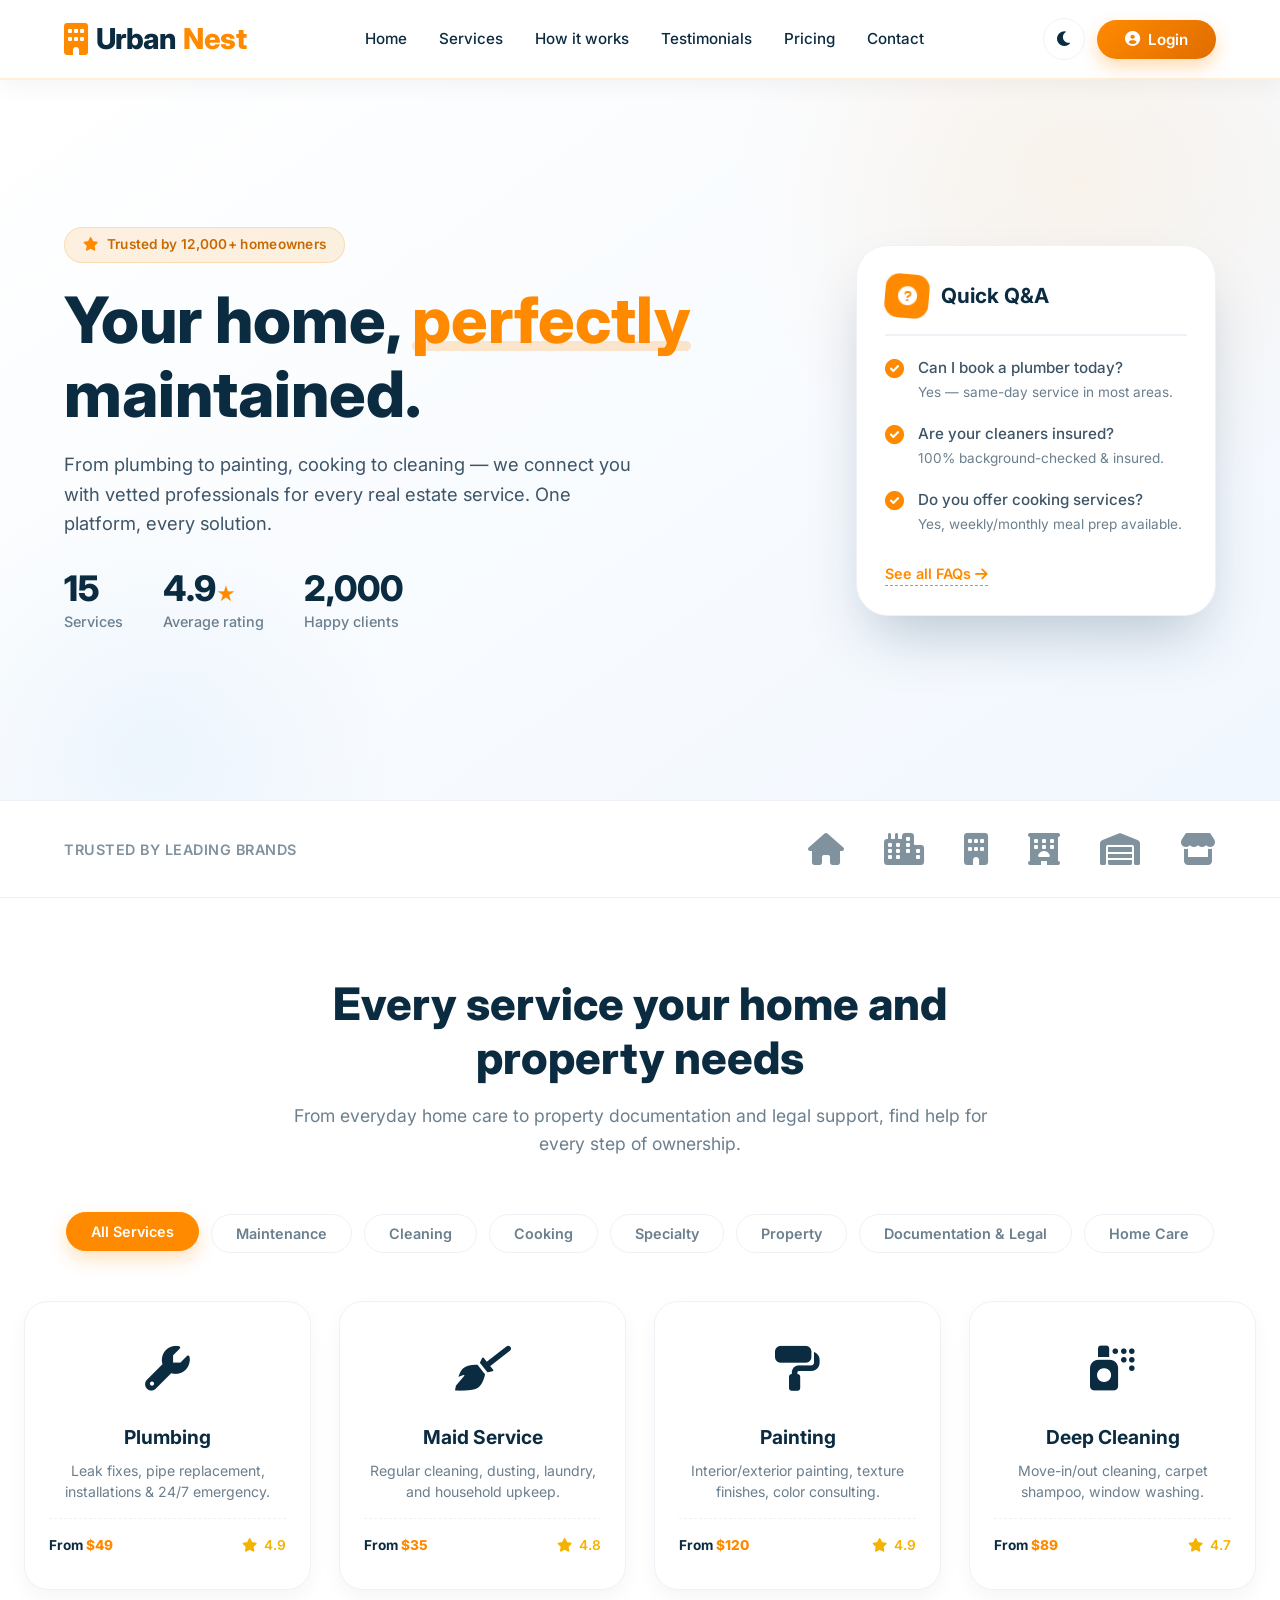
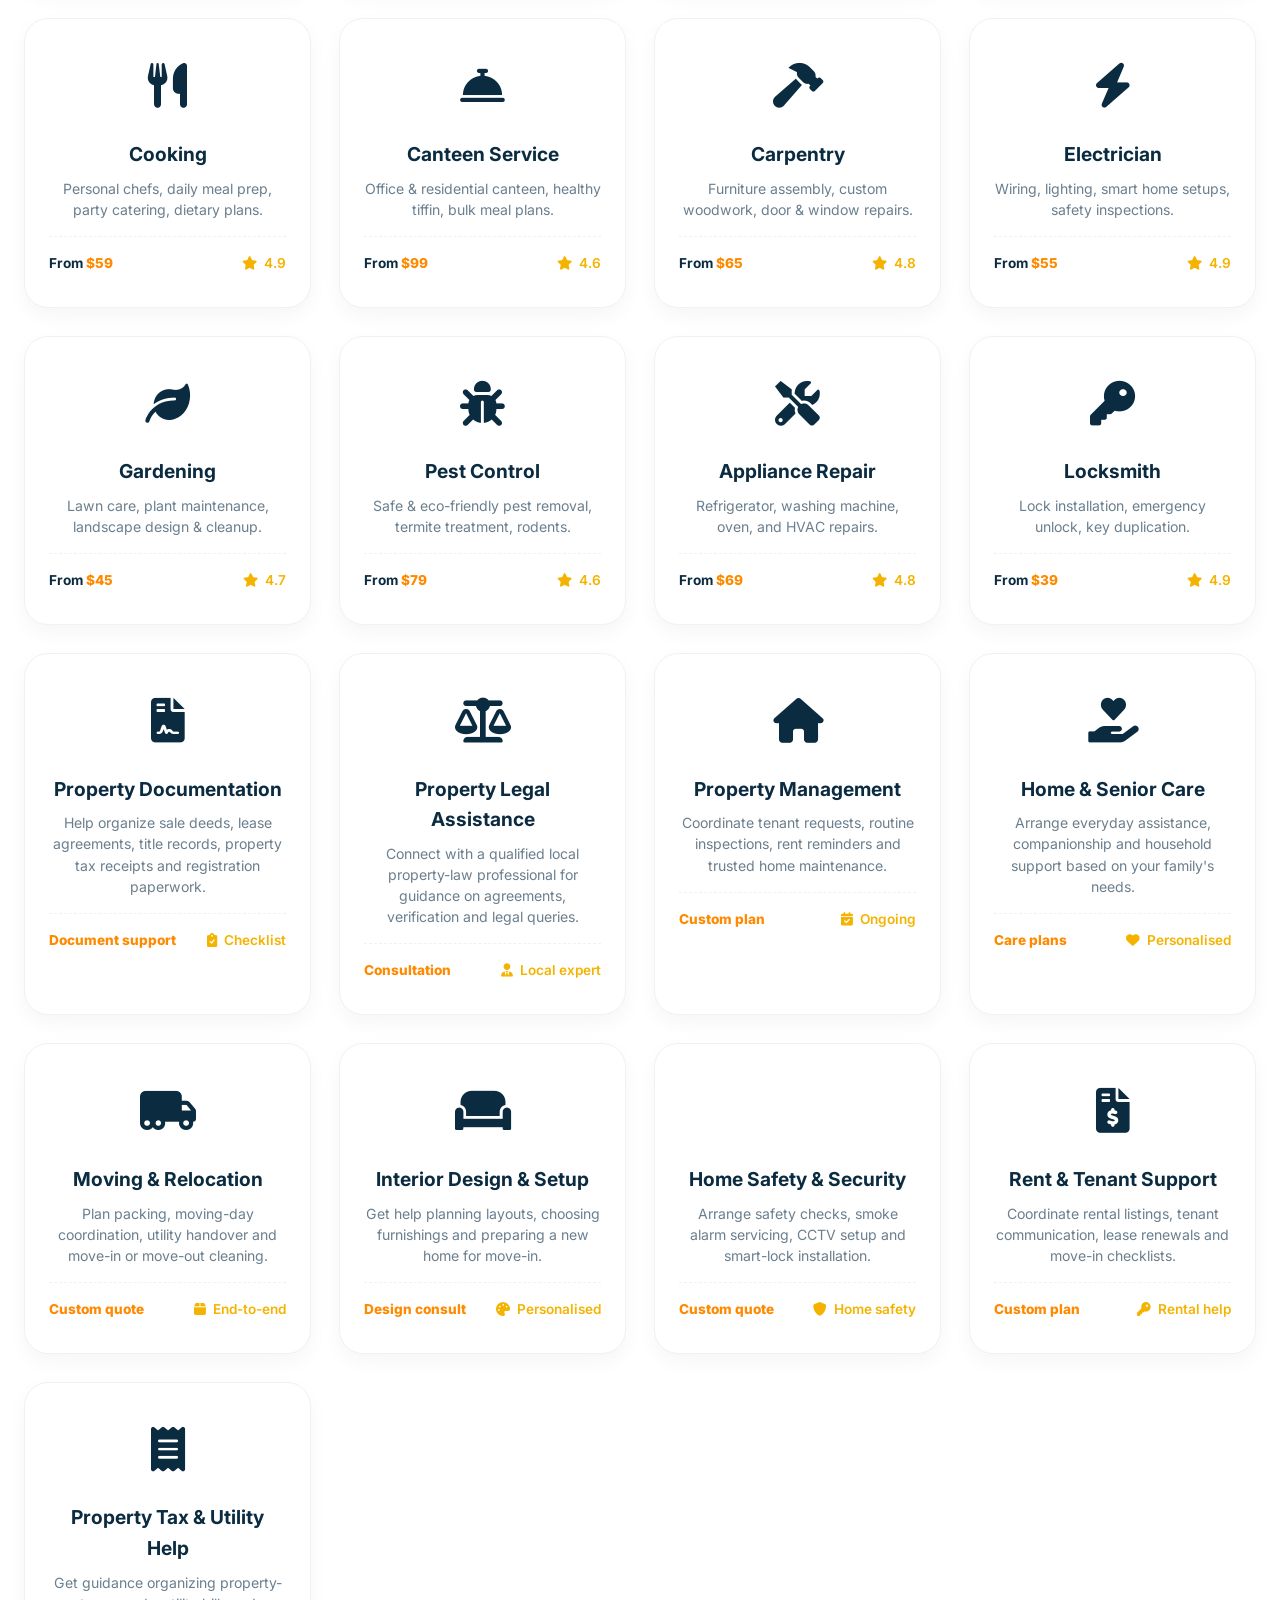
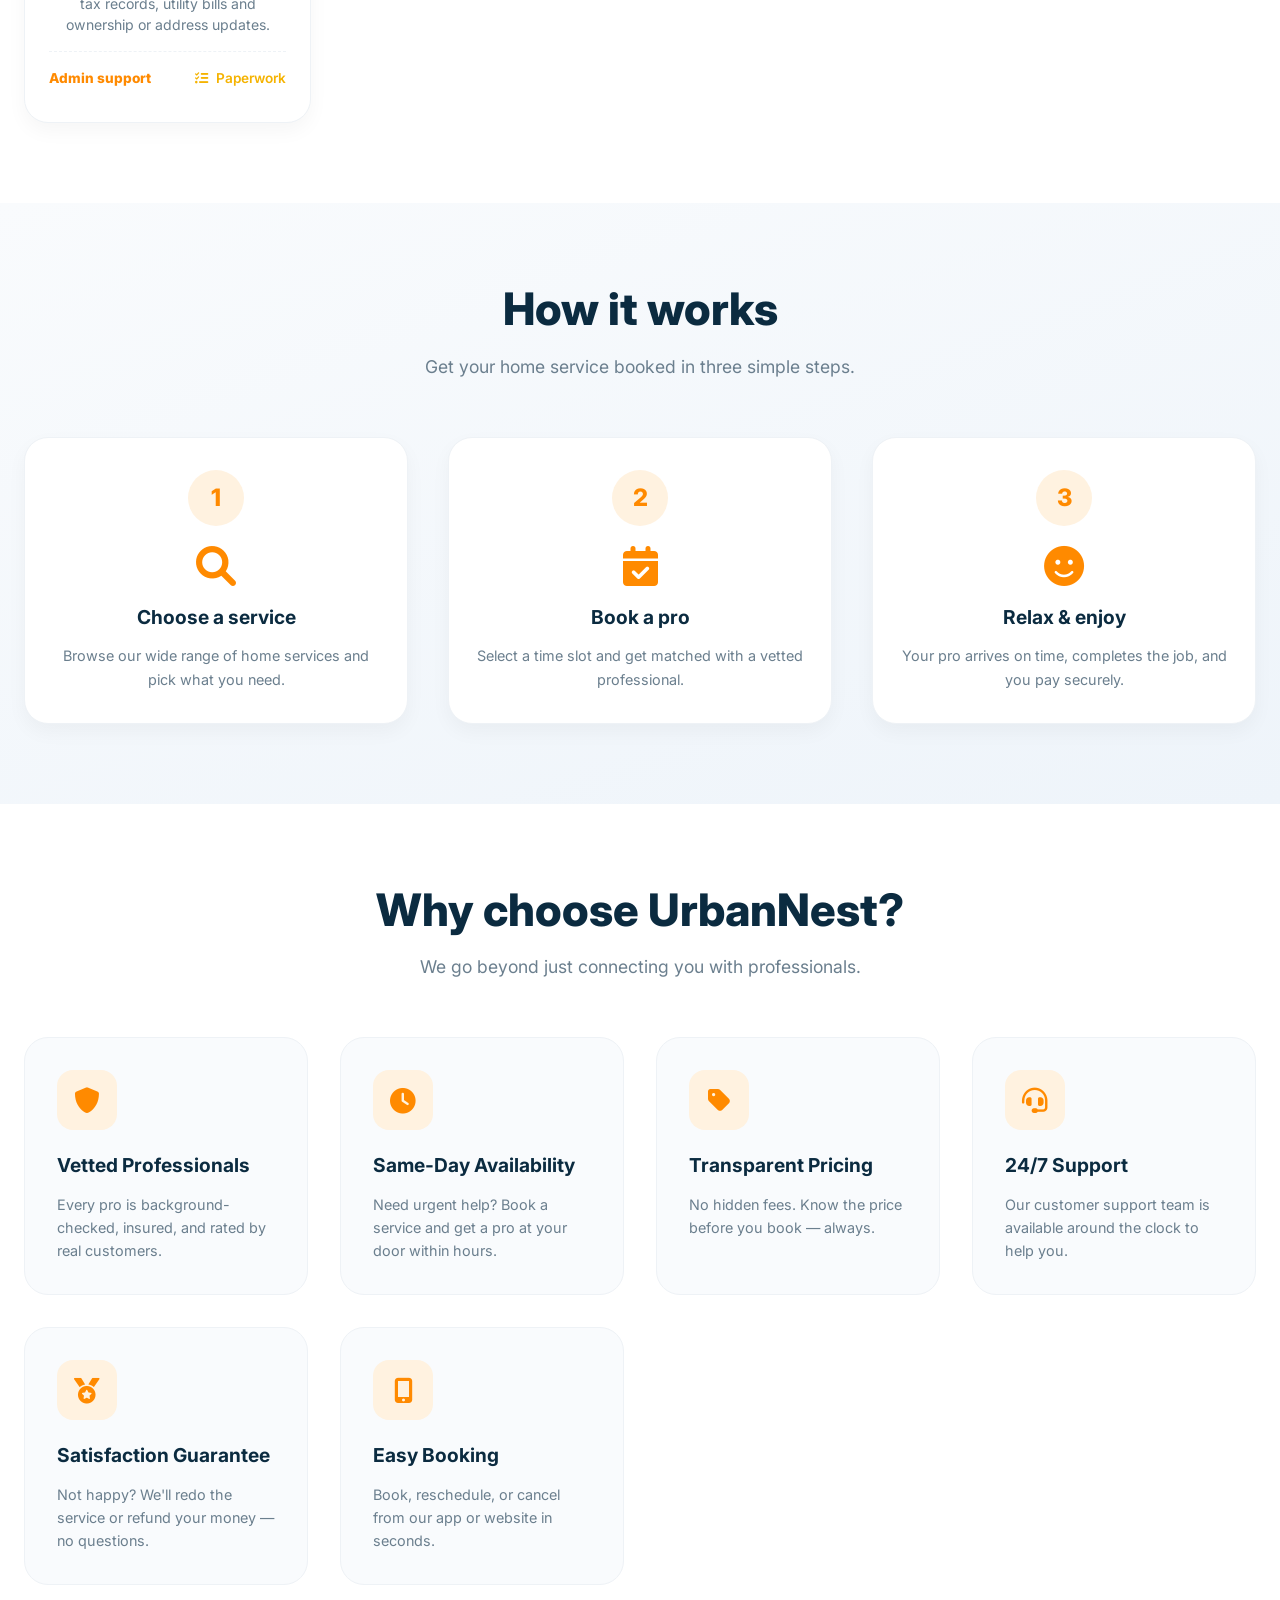
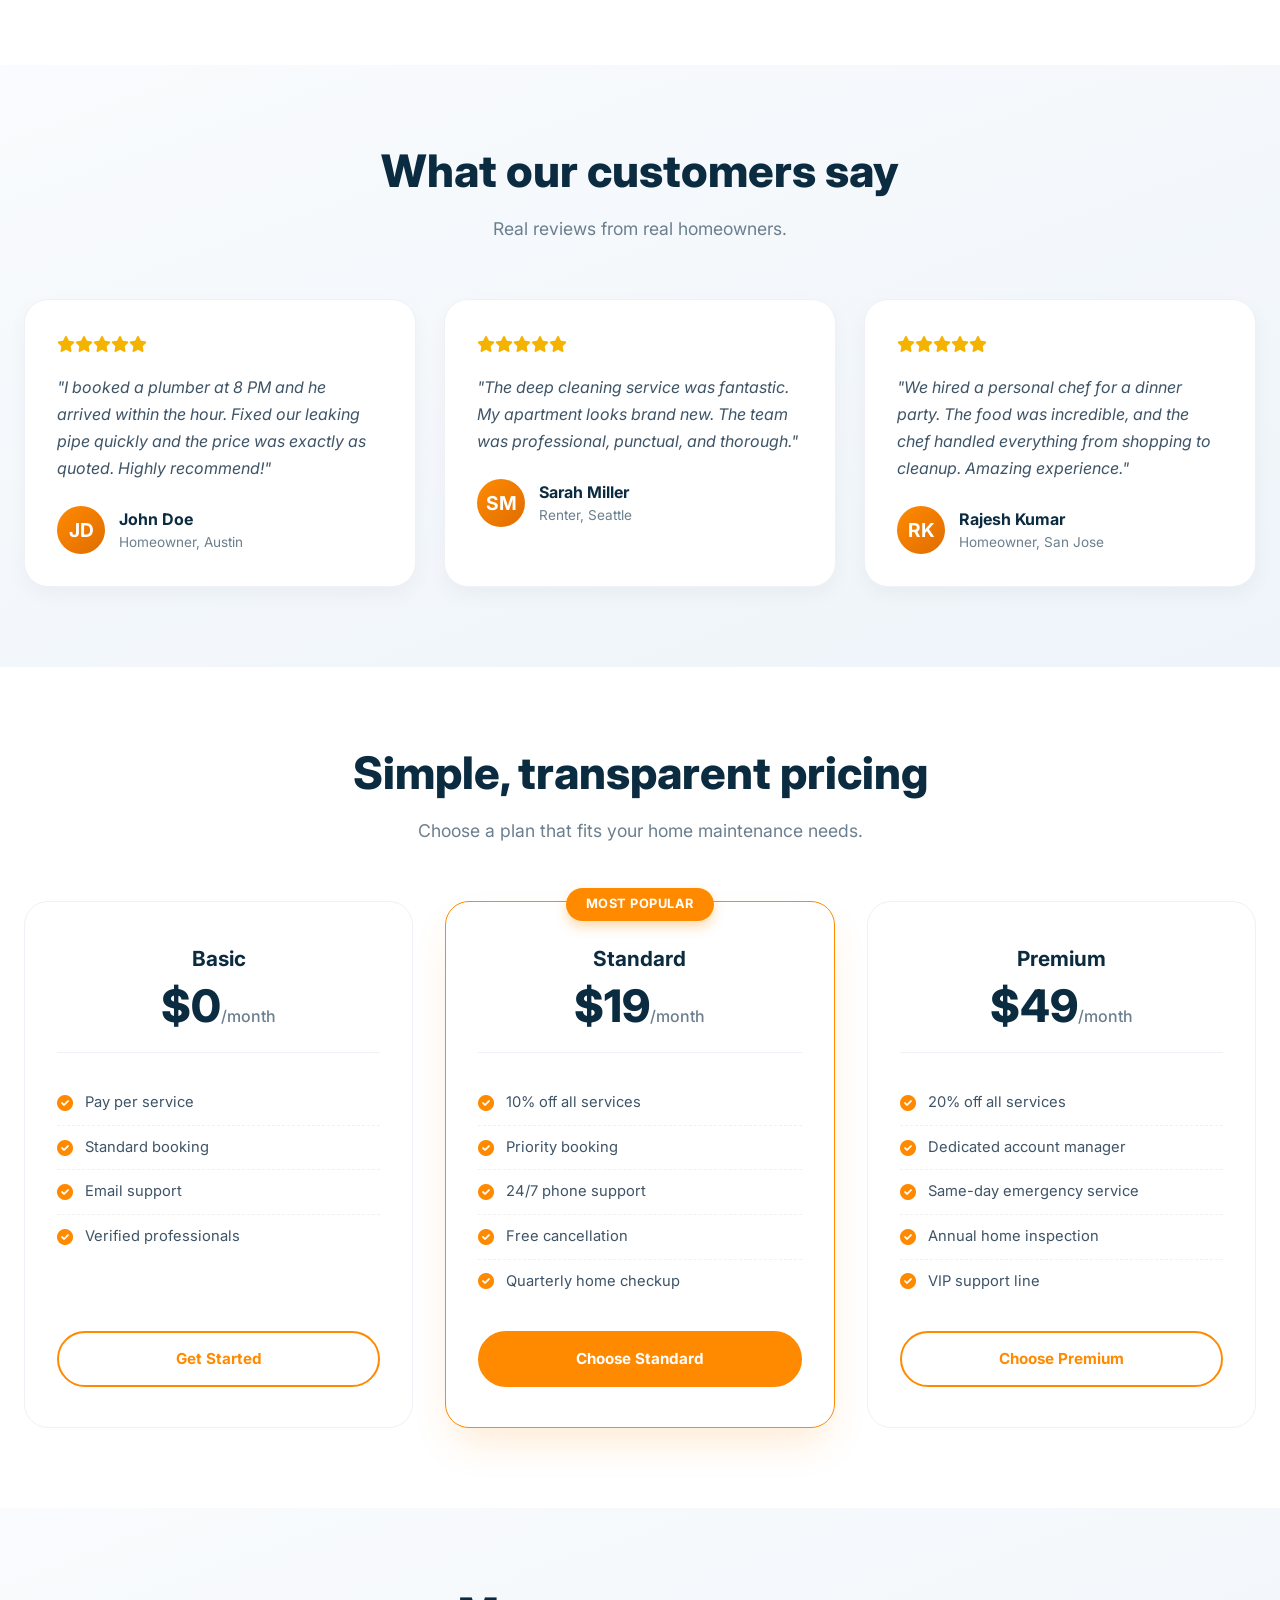
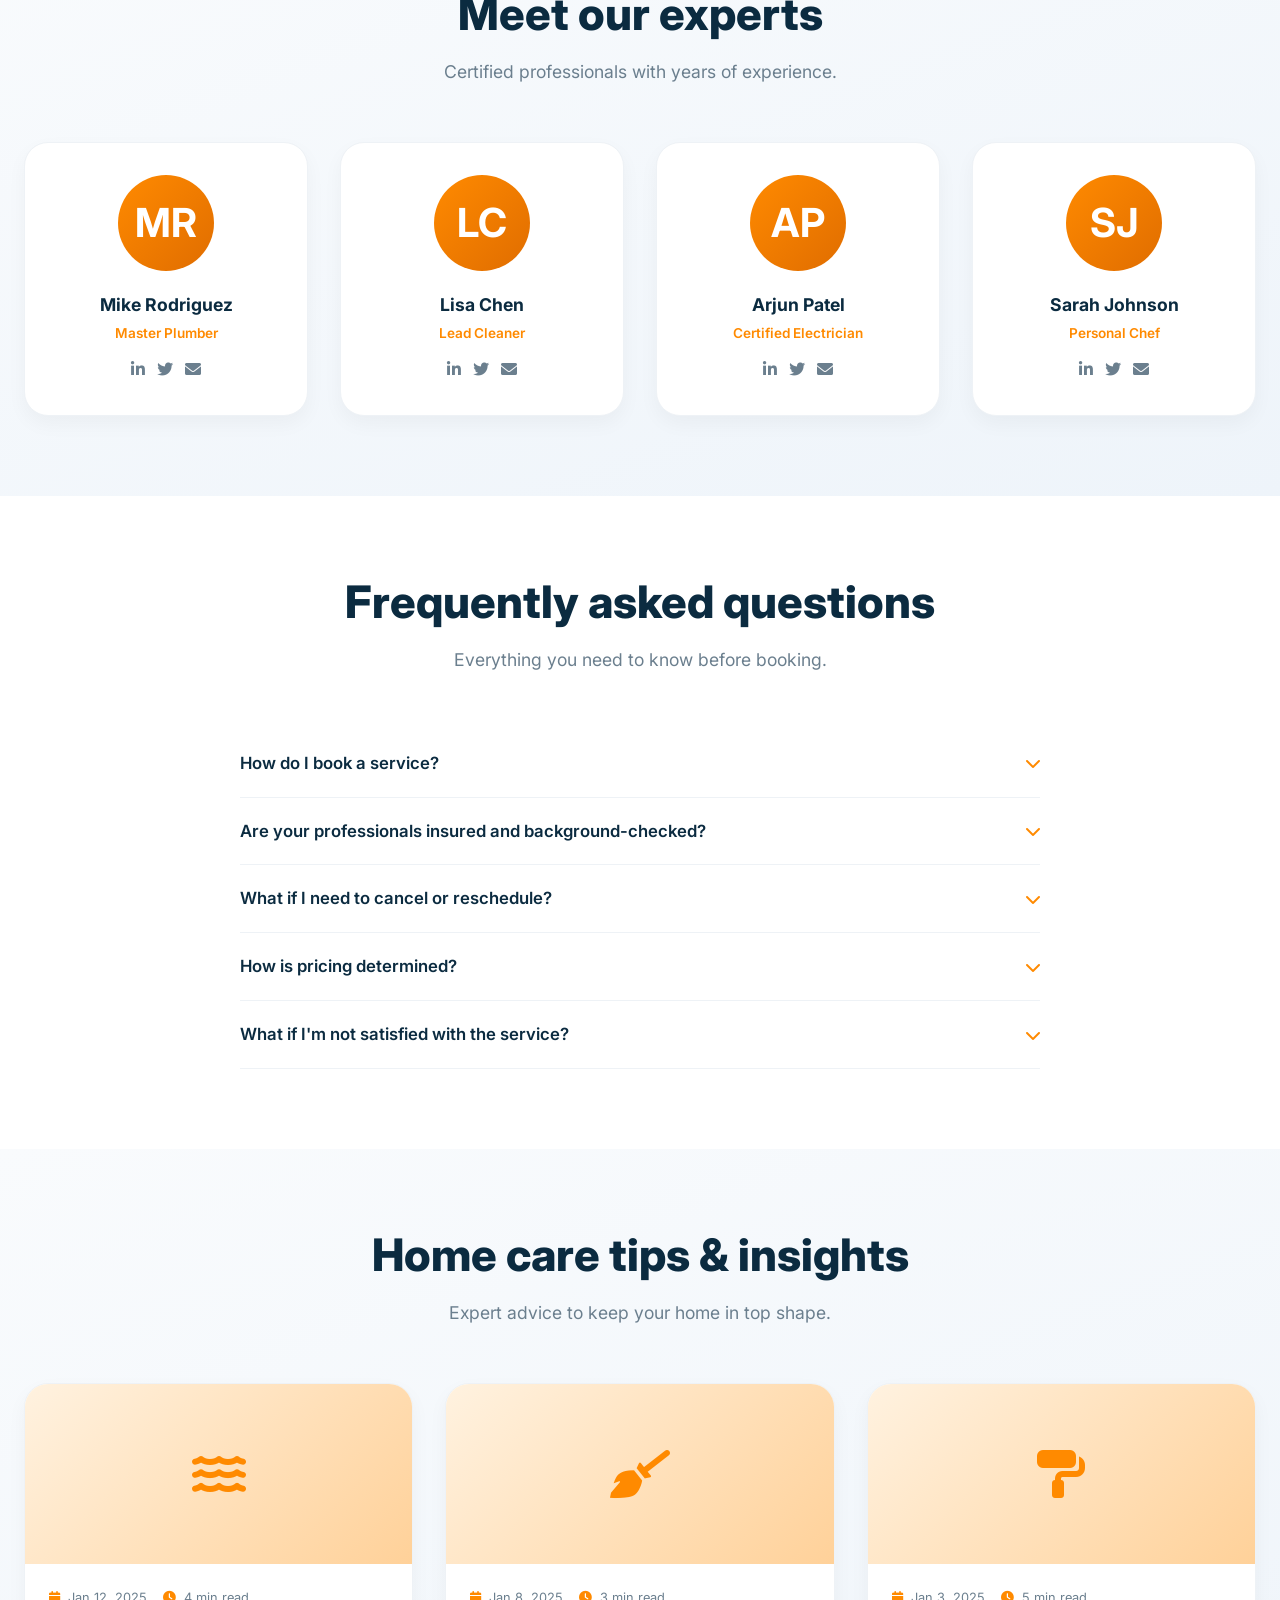
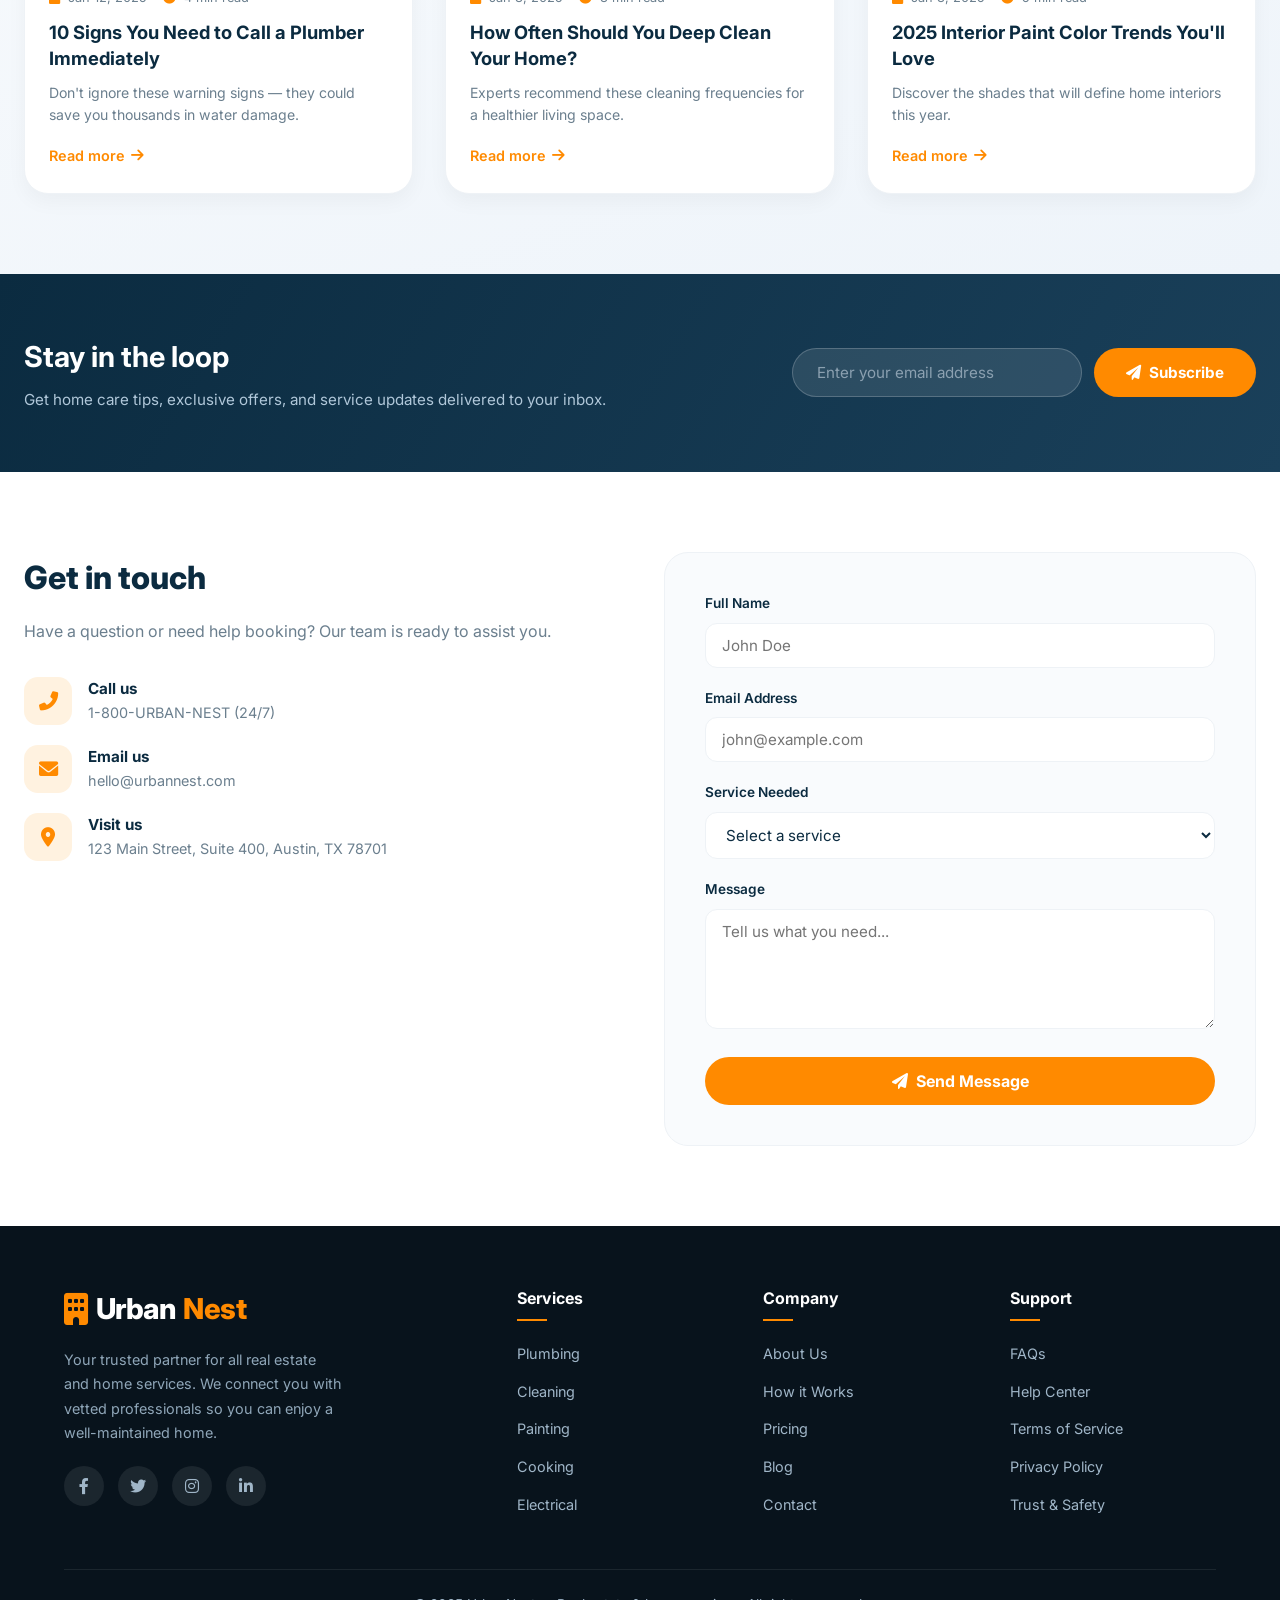
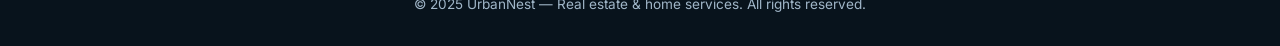
<file: real-state/index.html>
<!DOCTYPE html>
<html lang="en" data-theme="light">

<head>
  <meta charset="UTF-8">
  <meta name="viewport" content="width=device-width, initial-scale=1.0">
  <title>UrbanNest | Real Estate & Home Services</title>
  <link rel="preconnect" href="https://fonts.googleapis.com">
  <link rel="preconnect" href="https://fonts.gstatic.com" crossorigin>
  <link
    href="https://fonts.googleapis.com/css2?family=Inter:opsz,wght@14..32,400;14..32,500;14..32,600;14..32,700;14..32,800&display=swap"
    rel="stylesheet">
  <link rel="stylesheet" href="https://cdnjs.cloudflare.com/ajax/libs/font-awesome/6.0.0-beta3/css/all.min.css">
  <style>
    /* ---------- RESET ---------- */
    * {
      margin: 0;
      padding: 0;
      box-sizing: border-box;
      font-family: 'Inter', system-ui, sans-serif;
    }

    html {
      scroll-behavior: smooth;
    }

    body {
      background: var(--bg-page);
      color: var(--text-heading);
      line-height: 1.6;
      overflow-x: hidden;
      transition: background 0.4s ease, color 0.4s ease;
    }

    /* ---------- THEME TOKENS ---------- */
    :root {
      --primary: #ff8a00;
      --primary-dark: #e06d00;
      --primary-soft: #fff2e0;
      --primary-border: #ffd199;

      --bg-page: #f9fbfd;
      --bg-section: #ffffff;
      --bg-section-alt: linear-gradient(160deg, #f9fbfd, #eef4fa);
      --bg-hero: linear-gradient(145deg, #ffffff 0%, #f1f7fe 100%);
      --bg-card: #ffffff;
      --bg-card-soft: #f9fbfd;
      --bg-header: rgba(255, 255, 255, 0.92);

      --text-heading: #0b2b40;
      --text-body: #3e5467;
      --text-muted: #6b7f8e;

      --border-color: #eef2f6;
      --shadow-sm: 0 8px 20px rgba(0, 0, 0, 0.04);
      --shadow-md: 0 20px 40px -12px rgba(0, 40, 70, 0.15);
      --shadow-lg: 0 30px 60px -15px rgba(0, 40, 70, 0.25);
    }

    [data-theme="dark"] {
      --primary-soft: rgba(255, 138, 0, 0.14);

      --bg-page: #0a1620;
      --bg-section: #0f1e2b;
      --bg-section-alt: linear-gradient(160deg, #0a1620, #0d1a26);
      --bg-hero: linear-gradient(145deg, #0f1e2b 0%, #0a1620 100%);
      --bg-card: #142634;
      --bg-card-soft: #0f1e2b;
      --bg-header: rgba(15, 30, 43, 0.92);

      --text-heading: #e8eef3;
      --text-body: #b8c8d4;
      --text-muted: #8fa6b8;

      --border-color: #1f3a4d;
      --shadow-sm: 0 8px 20px rgba(0, 0, 0, 0.3);
      --shadow-md: 0 20px 40px -12px rgba(0, 0, 0, 0.5);
      --shadow-lg: 0 30px 60px -15px rgba(0, 0, 0, 0.6);
    }

    /* ---------- ANIMATIONS ---------- */
    @keyframes float {

      0%,
      100% {
        transform: translateY(0);
      }

      50% {
        transform: translateY(-12px);
      }
    }

    @keyframes fadeSlideUp {
      0% {
        opacity: 0;
        transform: translateY(40px);
      }

      100% {
        opacity: 1;
        transform: translateY(0);
      }
    }

    @keyframes pulseGlow {
      0% {
        box-shadow: 0 0 0 0 rgba(255, 138, 0, 0.4);
      }

      70% {
        box-shadow: 0 0 0 18px rgba(255, 138, 0, 0);
      }

      100% {
        box-shadow: 0 0 0 0 rgba(255, 138, 0, 0);
      }
    }

    @keyframes shimmer {
      0% {
        background-position: -200% 0;
      }

      100% {
        background-position: 200% 0;
      }
    }

    @keyframes scaleIn {
      from {
        opacity: 0;
        transform: scale(0.9);
      }

      to {
        opacity: 1;
        transform: scale(1);
      }
    }

    /* ---------- UTILITIES ---------- */
    .container {
      max-width: 1280px;
      margin: 0 auto;
      padding: 0 24px;
    }

    .section-padding {
      padding: 80px 0;
    }

    .section-head {
      text-align: center;
      max-width: 700px;
      margin: 0 auto 56px;
    }

    .section-head h2 {
      font-size: clamp(2rem, 4vw, 2.8rem);
      font-weight: 800;
      color: var(--text-heading);
      margin-bottom: 16px;
      line-height: 1.2;
    }

    .section-head p {
      color: var(--text-muted);
      font-size: 1.1rem;
    }

    .highlight {
      color: var(--primary);
      position: relative;
      display: inline-block;
    }

    .highlight::after {
      content: '';
      position: absolute;
      bottom: 6px;
      left: 0;
      width: 100%;
      height: 10px;
      background: rgba(255, 138, 0, 0.2);
      border-radius: 10px;
      z-index: -1;
    }

    .reveal {
      opacity: 0;
      transform: translateY(30px);
      transition: opacity 0.8s ease, transform 0.8s ease;
    }

    .reveal.visible {
      opacity: 1;
      transform: translateY(0);
    }

    /* ---------- SCROLL PROGRESS ---------- */
    .scroll-progress {
      position: fixed;
      top: 0;
      left: 0;
      height: 3px;
      width: 0%;
      background: linear-gradient(90deg, var(--primary), #ffb76b);
      z-index: 2000;
      transition: width 0.1s linear;
      box-shadow: 0 0 8px rgba(255, 138, 0, 0.6);
    }

    /* ---------- HEADER ---------- */
    header {
      display: flex;
      justify-content: space-between;
      align-items: center;
      padding: 16px 5%;
      background: var(--bg-header);
      backdrop-filter: blur(12px);
      box-shadow: var(--shadow-sm);
      position: sticky;
      top: 0;
      z-index: 1000;
      border-bottom: 2px solid rgba(255, 138, 0, 0.15);
      transition: background 0.4s ease;
    }

    .logo {
      font-size: 1.8rem;
      font-weight: 800;
      letter-spacing: -0.5px;
      color: var(--text-heading);
      display: flex;
      align-items: center;
      gap: 8px;
      text-decoration: none;
    }

    .logo i {
      color: var(--primary);
      font-size: 2rem;
      animation: float 4s infinite ease-in-out;
    }

    .logo span {
      color: var(--primary);
    }

    nav {
      display: flex;
      gap: 32px;
      align-items: center;
    }

    nav a {
      text-decoration: none;
      color: var(--text-heading);
      font-weight: 500;
      font-size: 0.95rem;
      transition: color 0.3s;
      position: relative;
    }

    nav a::after {
      content: '';
      position: absolute;
      bottom: -4px;
      left: 0;
      width: 0;
      height: 2px;
      background: var(--primary);
      transition: width 0.3s;
    }

    nav a:hover {
      color: var(--primary);
    }

    nav a:hover::after {
      width: 100%;
    }

    .header-actions {
      display: flex;
      gap: 12px;
      align-items: center;
    }

    .theme-toggle {
      width: 42px;
      height: 42px;
      border-radius: 50%;
      border: 1.5px solid var(--border-color);
      background: var(--bg-card);
      color: var(--text-heading);
      font-size: 1.05rem;
      cursor: pointer;
      display: flex;
      align-items: center;
      justify-content: center;
      transition: all 0.35s ease;
    }

    .theme-toggle:hover {
      color: var(--primary);
      border-color: var(--primary);
      transform: rotate(18deg) scale(1.08);
    }

    .login-btn {
      background: linear-gradient(135deg, var(--primary), var(--primary-dark));
      color: white;
      border: none;
      padding: 10px 28px;
      border-radius: 50px;
      font-weight: 600;
      font-size: 0.95rem;
      cursor: pointer;
      display: flex;
      align-items: center;
      gap: 8px;
      box-shadow: 0 8px 18px rgba(255, 138, 0, 0.3);
      transition: all 0.3s ease;
      animation: pulseGlow 3s infinite;
    }

    .login-btn:hover {
      transform: scale(1.05) translateY(-2px);
      box-shadow: 0 14px 24px rgba(255, 138, 0, 0.4);
    }

    .mobile-menu-btn {
      display: none;
      background: none;
      border: none;
      font-size: 1.6rem;
      color: var(--text-heading);
      cursor: pointer;
    }

    /* ---------- HERO ---------- */
    .hero {
      display: flex;
      flex-wrap: wrap;
      align-items: center;
      justify-content: space-between;
      padding: 60px 5% 80px;
      background: var(--bg-hero);
      min-height: 80vh;
      position: relative;
      overflow: hidden;
    }

    .hero::before {
      content: '';
      position: absolute;
      width: 700px;
      height: 700px;
      background: radial-gradient(circle, rgba(255, 138, 0, 0.08) 0%, transparent 70%);
      top: -250px;
      right: -150px;
      border-radius: 50%;
      z-index: 0;
    }

    .hero::after {
      content: '';
      position: absolute;
      width: 500px;
      height: 500px;
      background: radial-gradient(circle, rgba(30, 136, 229, 0.05) 0%, transparent 70%);
      bottom: -200px;
      left: -100px;
      border-radius: 50%;
      z-index: 0;
    }

    .hero-content {
      flex: 1 1 500px;
      max-width: 650px;
      position: relative;
      z-index: 2;
    }

    .hero-badge {
      display: inline-block;
      background: rgba(255, 138, 0, 0.12);
      color: #c96a00;
      padding: 6px 18px;
      border-radius: 50px;
      font-weight: 600;
      font-size: 0.85rem;
      letter-spacing: 0.3px;
      margin-bottom: 20px;
      border: 1px solid rgba(255, 138, 0, 0.2);
      animation: fadeSlideUp 0.6s ease both;
    }

    [data-theme="dark"] .hero-badge {
      background: rgba(255, 138, 0, 0.15);
      color: #ffb76b;
      border-color: rgba(255, 138, 0, 0.3);
    }

    .hero h1 {
      font-size: clamp(2.5rem, 6vw, 4rem);
      line-height: 1.15;
      font-weight: 800;
      color: var(--text-heading);
      margin-bottom: 20px;
      animation: fadeSlideUp 0.6s ease 0.15s both;
    }

    .hero p {
      font-size: 1.15rem;
      color: var(--text-body);
      margin-bottom: 32px;
      max-width: 90%;
      animation: fadeSlideUp 0.6s ease 0.3s both;
    }

    .hero-stats {
      display: flex;
      gap: 40px;
      margin-top: 24px;
      flex-wrap: wrap;
      animation: fadeSlideUp 0.6s ease 0.45s both;
    }

    .stat-item {
      display: flex;
      flex-direction: column;
    }

    .stat-number {
      font-size: 2.2rem;
      font-weight: 800;
      color: var(--text-heading);
      line-height: 1;
    }

    .stat-number span {
      color: var(--primary);
      font-size: 1.2rem;
      font-weight: 600;
    }

    .stat-label {
      font-size: 0.9rem;
      color: var(--text-muted);
      font-weight: 500;
      margin-top: 4px;
    }

    .hero-qa {
      flex: 0 0 360px;
      background: var(--bg-card);
      border-radius: 32px;
      padding: 28px;
      box-shadow: var(--shadow-lg);
      border: 1px solid var(--border-color);
      position: relative;
      z-index: 3;
      animation: float 6s infinite ease-in-out, scaleIn 0.8s ease 0.2s both;
      transition: box-shadow 0.3s, background 0.4s;
    }

    .hero-qa:hover {
      box-shadow: 0 40px 60px -12px rgba(255, 138, 0, 0.25);
    }

    .qa-header {
      display: flex;
      align-items: center;
      gap: 12px;
      margin-bottom: 20px;
      border-bottom: 2px solid var(--border-color);
      padding-bottom: 16px;
    }

    .qa-header i {
      background: var(--primary);
      color: white;
      width: 44px;
      height: 44px;
      display: flex;
      align-items: center;
      justify-content: center;
      border-radius: 14px;
      font-size: 1.2rem;
      transform: rotate(5deg);
    }

    .qa-header h3 {
      font-size: 1.3rem;
      font-weight: 700;
      color: var(--text-heading);
    }

    .qa-item {
      display: flex;
      gap: 14px;
      margin-bottom: 18px;
    }

    .qa-item i {
      color: var(--primary);
      font-size: 1.2rem;
      margin-top: 3px;
    }

    .qa-item div p {
      font-size: 0.95rem;
      margin-bottom: 2px;
      color: var(--text-body);
      font-weight: 500;
    }

    .qa-item div .answer {
      color: var(--text-muted);
      font-size: 0.85rem;
    }

    .qa-more {
      display: inline-block;
      margin-top: 8px;
      color: var(--primary);
      font-weight: 600;
      font-size: 0.9rem;
      text-decoration: none;
      border-bottom: 1.5px dashed var(--primary);
    }

    /* ---------- TRUST STRIP ---------- */
    .trust-strip {
      background: var(--bg-section);
      padding: 32px 5%;
      border-top: 1px solid var(--border-color);
      border-bottom: 1px solid var(--border-color);
      transition: background 0.4s;
    }

    .trust-inner {
      max-width: 1200px;
      margin: 0 auto;
      display: flex;
      flex-wrap: wrap;
      align-items: center;
      justify-content: space-between;
      gap: 24px;
      opacity: 0.85;
    }

    .trust-label {
      font-weight: 600;
      color: var(--text-muted);
      font-size: 0.9rem;
      text-transform: uppercase;
      letter-spacing: 0.5px;
    }

    .trust-logos {
      display: flex;
      flex-wrap: wrap;
      gap: 40px;
      align-items: center;
      justify-content: center;
    }

    .trust-logos i {
      font-size: 2rem;
      color: var(--text-muted);
      transition: 0.3s;
    }

    .trust-logos i:hover {
      color: var(--primary);
      transform: scale(1.1);
    }

    /* ---------- SERVICES ---------- */
    .services {
      background: var(--bg-section);
      transition: background 0.4s;
    }

    .service-filters {
      display: flex;
      flex-wrap: wrap;
      gap: 12px;
      justify-content: center;
      margin-bottom: 48px;
    }

    .filter-btn {
      background: transparent;
      border: 1.5px solid var(--border-color);
      padding: 10px 24px;
      border-radius: 50px;
      font-weight: 600;
      font-size: 0.9rem;
      color: var(--text-muted);
      cursor: pointer;
      transition: all 0.3s ease;
    }

    .filter-btn:hover,
    .filter-btn.active {
      background: var(--primary);
      border-color: var(--primary);
      color: white;
      box-shadow: 0 8px 18px rgba(255, 138, 0, 0.25);
      transform: translateY(-2px);
    }

    .services-grid {
      display: grid;
      grid-template-columns: repeat(auto-fill, minmax(240px, 1fr));
      gap: 28px;
    }

    .service-card {
      background: var(--bg-card);
      border-radius: 24px;
      padding: 32px 24px;
      text-align: center;
      box-shadow: var(--shadow-sm);
      border: 1px solid var(--border-color);
      transition: all 0.35s cubic-bezier(0.2, 0.8, 0.4, 1);
      position: relative;
      overflow: hidden;
      cursor: default;
    }

    .service-card:hover {
      transform: translateY(-10px) scale(1.02);
      box-shadow: 0 25px 40px -10px rgba(255, 138, 0, 0.2);
      border-color: var(--primary-border);
    }

    .service-card::before {
      content: '';
      position: absolute;
      top: 0;
      left: 0;
      width: 100%;
      height: 5px;
      background: linear-gradient(90deg, var(--primary), #ffb76b, var(--primary));
      background-size: 200% 100%;
      opacity: 0;
      transition: 0.3s;
    }

    .service-card:hover::before {
      opacity: 1;
      animation: shimmer 2s infinite linear;
    }

    .service-icon {
      font-size: 2.8rem;
      margin-bottom: 16px;
      display: inline-block;
      transition: transform 0.4s ease;
    }

    .service-card:hover .service-icon {
      transform: scale(1.15) rotate(5deg);
    }

    .service-card h3 {
      font-size: 1.2rem;
      font-weight: 700;
      color: var(--text-heading);
      margin-bottom: 8px;
    }

    .service-card p {
      font-size: 0.88rem;
      color: var(--text-muted);
      line-height: 1.5;
      margin-bottom: 16px;
    }

    .service-meta {
      display: flex;
      justify-content: space-between;
      align-items: center;
      font-size: 0.85rem;
      border-top: 1px dashed var(--border-color);
      padding-top: 16px;
      margin-top: 8px;
    }

    .service-price {
      font-weight: 700;
      color: var(--text-heading);
    }

    .service-price span {
      color: var(--primary);
      font-weight: 800;
    }

    .service-rating {
      color: #f5b301;
      font-weight: 600;
    }

    .service-rating i {
      margin-right: 4px;
    }

    /* ---------- HOW IT WORKS ---------- */
    .how-it-works {
      background: var(--bg-section-alt);
      transition: background 0.4s;
    }

    .steps-grid {
      display: grid;
      grid-template-columns: repeat(auto-fit, minmax(240px, 1fr));
      gap: 40px;
      position: relative;
    }

    .step-card {
      text-align: center;
      padding: 32px 24px;
      background: var(--bg-card);
      border-radius: 24px;
      box-shadow: var(--shadow-sm);
      border: 1px solid var(--border-color);
      transition: all 0.4s ease;
      position: relative;
      z-index: 1;
    }

    .step-card:hover {
      transform: translateY(-8px);
      box-shadow: var(--shadow-md);
      border-color: var(--primary-border);
    }

    .step-number {
      width: 56px;
      height: 56px;
      background: var(--primary-soft);
      color: var(--primary);
      font-size: 1.5rem;
      font-weight: 800;
      display: flex;
      align-items: center;
      justify-content: center;
      border-radius: 50%;
      margin: 0 auto 20px;
      transition: 0.3s;
    }

    .step-card:hover .step-number {
      background: var(--primary);
      color: white;
      transform: scale(1.1) rotate(5deg);
    }

    .step-icon {
      font-size: 2.5rem;
      color: var(--primary);
      margin-bottom: 16px;
      display: block;
    }

    .step-card h3 {
      font-size: 1.2rem;
      font-weight: 700;
      color: var(--text-heading);
      margin-bottom: 12px;
    }

    .step-card p {
      font-size: 0.9rem;
      color: var(--text-muted);
    }

    /* ---------- FEATURES ---------- */
    .features {
      background: var(--bg-section);
      transition: background 0.4s;
    }

    .features-grid {
      display: grid;
      grid-template-columns: repeat(auto-fit, minmax(280px, 1fr));
      gap: 32px;
    }

    .feature-card {
      padding: 32px;
      background: var(--bg-card-soft);
      border-radius: 24px;
      border: 1px solid var(--border-color);
      transition: all 0.35s ease;
    }

    .feature-card:hover {
      background: var(--bg-card);
      box-shadow: var(--shadow-md);
      transform: translateY(-6px);
      border-color: var(--primary-border);
    }

    .feature-icon {
      width: 60px;
      height: 60px;
      background: var(--primary-soft);
      color: var(--primary);
      display: flex;
      align-items: center;
      justify-content: center;
      border-radius: 16px;
      font-size: 1.6rem;
      margin-bottom: 20px;
      transition: 0.3s;
    }

    .feature-card:hover .feature-icon {
      background: var(--primary);
      color: white;
      transform: rotate(-5deg) scale(1.05);
    }

    .feature-card h3 {
      font-size: 1.2rem;
      font-weight: 700;
      color: var(--text-heading);
      margin-bottom: 12px;
    }

    .feature-card p {
      font-size: 0.9rem;
      color: var(--text-muted);
      line-height: 1.6;
    }

    /* ---------- TESTIMONIALS ---------- */
    .testimonials {
      background: var(--bg-section-alt);
      transition: background 0.4s;
    }

    .testimonial-grid {
      display: grid;
      grid-template-columns: repeat(auto-fit, minmax(300px, 1fr));
      gap: 28px;
    }

    .testimonial-card {
      background: var(--bg-card);
      border-radius: 24px;
      padding: 32px;
      box-shadow: var(--shadow-sm);
      border: 1px solid var(--border-color);
      transition: all 0.35s ease;
    }

    .testimonial-card:hover {
      transform: translateY(-6px);
      box-shadow: var(--shadow-md);
    }

    .testimonial-stars {
      color: #f5b301;
      font-size: 1rem;
      margin-bottom: 16px;
    }

    .testimonial-text {
      font-size: 1rem;
      color: var(--text-body);
      line-height: 1.7;
      margin-bottom: 24px;
      font-style: italic;
    }

    .testimonial-user {
      display: flex;
      align-items: center;
      gap: 14px;
    }

    .testimonial-avatar {
      width: 48px;
      height: 48px;
      background: linear-gradient(135deg, var(--primary), var(--primary-dark));
      color: white;
      border-radius: 50%;
      display: flex;
      align-items: center;
      justify-content: center;
      font-weight: 700;
      font-size: 1.2rem;
    }

    .testimonial-user h4 {
      font-size: 1rem;
      font-weight: 700;
      color: var(--text-heading);
    }

    .testimonial-user p {
      font-size: 0.85rem;
      color: var(--text-muted);
    }

    /* ---------- PRICING ---------- */
    .pricing {
      background: var(--bg-section);
      transition: background 0.4s;
    }

    .pricing-grid {
      display: grid;
      grid-template-columns: repeat(auto-fit, minmax(280px, 1fr));
      gap: 32px;
      align-items: stretch;
    }

    .pricing-card {
      background: var(--bg-card);
      border-radius: 24px;
      padding: 40px 32px;
      border: 1.5px solid var(--border-color);
      transition: all 0.4s ease;
      position: relative;
      display: flex;
      flex-direction: column;
    }

    .pricing-card:hover {
      transform: translateY(-8px);
      box-shadow: var(--shadow-lg);
      border-color: var(--primary-border);
    }

    .pricing-card.popular {
      border-color: var(--primary);
      box-shadow: 0 20px 40px -10px rgba(255, 138, 0, 0.2);
    }

    .popular-tag {
      position: absolute;
      top: -14px;
      left: 50%;
      transform: translateX(-50%);
      background: var(--primary);
      color: white;
      padding: 6px 20px;
      border-radius: 50px;
      font-size: 0.8rem;
      font-weight: 700;
      letter-spacing: 0.5px;
      text-transform: uppercase;
      box-shadow: 0 6px 12px rgba(255, 138, 0, 0.3);
    }

    .pricing-header {
      text-align: center;
      margin-bottom: 28px;
      padding-bottom: 24px;
      border-bottom: 1px solid var(--border-color);
    }

    .pricing-header h3 {
      font-size: 1.3rem;
      font-weight: 700;
      color: var(--text-heading);
      margin-bottom: 8px;
    }

    .pricing-price {
      font-size: 2.8rem;
      font-weight: 800;
      color: var(--text-heading);
      line-height: 1;
    }

    .pricing-price span {
      font-size: 1rem;
      font-weight: 500;
      color: var(--text-muted);
    }

    .pricing-features {
      list-style: none;
      flex: 1;
      margin-bottom: 28px;
    }

    .pricing-features li {
      display: flex;
      align-items: center;
      gap: 12px;
      padding: 10px 0;
      font-size: 0.92rem;
      color: var(--text-body);
      border-bottom: 1px dashed var(--border-color);
    }

    .pricing-features li:last-child {
      border-bottom: none;
    }

    .pricing-features i {
      color: var(--primary);
      font-size: 1rem;
    }

    .pricing-btn {
      display: block;
      text-align: center;
      padding: 14px;
      border-radius: 50px;
      font-weight: 700;
      font-size: 0.95rem;
      cursor: pointer;
      border: 2px solid var(--primary);
      background: transparent;
      color: var(--primary);
      transition: all 0.3s ease;
      text-decoration: none;
    }

    .pricing-btn:hover {
      background: var(--primary);
      color: white;
      box-shadow: 0 10px 20px rgba(255, 138, 0, 0.3);
    }

    .pricing-card.popular .pricing-btn {
      background: var(--primary);
      color: white;
    }

    .pricing-card.popular .pricing-btn:hover {
      background: var(--primary-dark);
    }

    /* ---------- TEAM ---------- */
    .team {
      background: var(--bg-section-alt);
      transition: background 0.4s;
    }

    .team-grid {
      display: grid;
      grid-template-columns: repeat(auto-fit, minmax(220px, 1fr));
      gap: 32px;
    }

    .team-card {
      background: var(--bg-card);
      border-radius: 24px;
      padding: 32px 24px;
      text-align: center;
      box-shadow: var(--shadow-sm);
      border: 1px solid var(--border-color);
      transition: all 0.35s ease;
    }

    .team-card:hover {
      transform: translateY(-8px);
      box-shadow: var(--shadow-md);
      border-color: var(--primary-border);
    }

    .team-avatar {
      width: 96px;
      height: 96px;
      background: linear-gradient(135deg, var(--primary), var(--primary-dark));
      color: white;
      border-radius: 50%;
      display: flex;
      align-items: center;
      justify-content: center;
      font-size: 2.5rem;
      font-weight: 700;
      margin: 0 auto 20px;
      transition: 0.3s;
    }

    .team-card:hover .team-avatar {
      transform: scale(1.08);
      box-shadow: 0 12px 24px rgba(255, 138, 0, 0.3);
    }

    .team-card h3 {
      font-size: 1.1rem;
      font-weight: 700;
      color: var(--text-heading);
      margin-bottom: 4px;
    }

    .team-card p {
      font-size: 0.85rem;
      color: var(--primary);
      font-weight: 600;
      margin-bottom: 12px;
    }

    .team-social {
      display: flex;
      justify-content: center;
      gap: 12px;
    }

    .team-social a {
      color: var(--text-muted);
      font-size: 1rem;
      transition: 0.3s;
    }

    .team-social a:hover {
      color: var(--primary);
      transform: translateY(-3px);
    }

    /* ---------- FAQ ---------- */
    .faq {
      background: var(--bg-section);
      transition: background 0.4s;
    }

    .faq-list {
      max-width: 800px;
      margin: 0 auto;
    }

    .faq-item {
      border-bottom: 1px solid var(--border-color);
      padding: 0;
      overflow: hidden;
    }

    .faq-question {
      display: flex;
      justify-content: space-between;
      align-items: center;
      padding: 20px 0;
      cursor: pointer;
      font-weight: 600;
      font-size: 1.05rem;
      color: var(--text-heading);
      transition: 0.3s;
      gap: 16px;
    }

    .faq-question:hover {
      color: var(--primary);
    }

    .faq-question i {
      transition: transform 0.3s;
      color: var(--primary);
      font-size: 1rem;
    }

    .faq-item.active .faq-question i {
      transform: rotate(180deg);
    }

    .faq-answer {
      max-height: 0;
      overflow: hidden;
      transition: max-height 0.4s ease, padding 0.3s ease;
      color: var(--text-muted);
      font-size: 0.95rem;
      line-height: 1.7;
    }

    .faq-item.active .faq-answer {
      max-height: 300px;
      padding-bottom: 20px;
    }

    /* ---------- BLOG ---------- */
    .blog {
      background: var(--bg-section-alt);
      transition: background 0.4s;
    }

    .blog-grid {
      display: grid;
      grid-template-columns: repeat(auto-fit, minmax(300px, 1fr));
      gap: 32px;
    }

    .blog-card {
      background: var(--bg-card);
      border-radius: 24px;
      overflow: hidden;
      box-shadow: var(--shadow-sm);
      border: 1px solid var(--border-color);
      transition: all 0.35s ease;
    }

    .blog-card:hover {
      transform: translateY(-8px);
      box-shadow: var(--shadow-md);
    }

    .blog-image {
      height: 180px;
      background: linear-gradient(135deg, var(--primary-soft), var(--primary-border));
      display: flex;
      align-items: center;
      justify-content: center;
      font-size: 3rem;
      color: var(--primary);
      transition: 0.4s;
    }

    .blog-card:hover .blog-image {
      transform: scale(1.05);
    }

    .blog-content {
      padding: 24px;
    }

    .blog-meta {
      display: flex;
      gap: 16px;
      font-size: 0.8rem;
      color: var(--text-muted);
      margin-bottom: 12px;
    }

    .blog-meta i {
      margin-right: 4px;
      color: var(--primary);
    }

    .blog-content h3 {
      font-size: 1.15rem;
      font-weight: 700;
      color: var(--text-heading);
      margin-bottom: 10px;
      line-height: 1.4;
    }

    .blog-content p {
      font-size: 0.88rem;
      color: var(--text-muted);
      margin-bottom: 16px;
    }

    .blog-link {
      color: var(--primary);
      font-weight: 600;
      font-size: 0.9rem;
      text-decoration: none;
      display: inline-flex;
      align-items: center;
      gap: 6px;
      transition: 0.3s;
    }

    .blog-link:hover {
      gap: 10px;
    }

    /* ---------- NEWSLETTER ---------- */
    .newsletter {
      background: linear-gradient(120deg, #0b2b40, #1a405a);
      padding: 60px 0;
      color: white;
    }

    .newsletter-inner {
      display: flex;
      flex-wrap: wrap;
      align-items: center;
      justify-content: space-between;
      gap: 32px;
    }

    .newsletter-text h2 {
      font-size: 1.8rem;
      font-weight: 700;
      margin-bottom: 8px;
    }

    .newsletter-text p {
      color: #b0c7d9;
      font-size: 0.95rem;
    }

    .newsletter-form {
      display: flex;
      gap: 12px;
      flex-wrap: wrap;
    }

    .newsletter-form input {
      padding: 14px 24px;
      border-radius: 50px;
      font-size: 0.95rem;
      min-width: 260px;
      outline: none;
      background: rgba(255, 255, 255, 0.1);
      color: white;
      border: 1px solid rgba(255, 255, 255, 0.2);
      transition: 0.3s;
    }

    .newsletter-form input::placeholder {
      color: #8ba0b0;
    }

    .newsletter-form input:focus {
      background: rgba(255, 255, 255, 0.15);
      border-color: var(--primary);
    }

    .newsletter-form button {
      background: var(--primary);
      color: white;
      border: none;
      padding: 14px 32px;
      border-radius: 50px;
      font-weight: 700;
      font-size: 0.95rem;
      cursor: pointer;
      transition: 0.3s;
      display: flex;
      align-items: center;
      gap: 8px;
    }

    .newsletter-form button:hover {
      background: var(--primary-dark);
      transform: translateY(-2px);
      box-shadow: 0 10px 20px rgba(255, 138, 0, 0.3);
    }

    /* ---------- CONTACT ---------- */
    .contact {
      background: var(--bg-section);
      transition: background 0.4s;
    }

    .contact-grid {
      display: grid;
      grid-template-columns: 1fr 1fr;
      gap: 48px;
      align-items: start;
    }

    .contact-info h2 {
      font-size: 2rem;
      font-weight: 800;
      color: var(--text-heading);
      margin-bottom: 16px;
    }

    .contact-info>p {
      color: var(--text-muted);
      margin-bottom: 32px;
      font-size: 1rem;
    }

    .contact-detail {
      display: flex;
      align-items: center;
      gap: 16px;
      margin-bottom: 20px;
    }

    .contact-detail i {
      width: 48px;
      height: 48px;
      background: var(--primary-soft);
      color: var(--primary);
      display: flex;
      align-items: center;
      justify-content: center;
      border-radius: 14px;
      font-size: 1.2rem;
      flex-shrink: 0;
    }

    .contact-detail div h4 {
      font-size: 0.95rem;
      font-weight: 700;
      color: var(--text-heading);
    }

    .contact-detail div p {
      font-size: 0.9rem;
      color: var(--text-muted);
      margin-bottom: 0;
    }

    .contact-form {
      background: var(--bg-card-soft);
      padding: 40px;
      border-radius: 24px;
      border: 1px solid var(--border-color);
    }

    .form-group {
      margin-bottom: 20px;
    }

    .form-group label {
      display: block;
      font-size: 0.85rem;
      font-weight: 600;
      color: var(--text-heading);
      margin-bottom: 8px;
    }

    .form-group input,
    .form-group select,
    .form-group textarea {
      width: 100%;
      padding: 12px 16px;
      border-radius: 12px;
      border: 1.5px solid var(--border-color);
      font-size: 0.95rem;
      font-family: inherit;
      outline: none;
      transition: 0.3s;
      background: var(--bg-card);
      color: var(--text-heading);
    }

    .form-group input:focus,
    .form-group select:focus,
    .form-group textarea:focus {
      border-color: var(--primary);
      box-shadow: 0 0 0 4px rgba(255, 138, 0, 0.1);
    }

    .form-group textarea {
      resize: vertical;
      min-height: 120px;
    }

    .form-group select option {
      background: var(--bg-card);
      color: var(--text-heading);
    }

    .form-submit {
      background: var(--primary);
      color: white;
      border: none;
      padding: 14px 32px;
      border-radius: 50px;
      font-weight: 700;
      font-size: 1rem;
      cursor: pointer;
      transition: 0.3s;
      display: inline-flex;
      align-items: center;
      gap: 8px;
      width: 100%;
      justify-content: center;
    }

    .form-submit:hover {
      background: var(--primary-dark);
      transform: translateY(-2px);
      box-shadow: 0 12px 24px rgba(255, 138, 0, 0.3);
    }

    /* ---------- FOOTER ---------- */
    footer {
      background: #08131c;
      color: #a0b6c8;
      padding: 60px 5% 30px;
    }

    .footer-grid {
      display: grid;
      grid-template-columns: 2fr 1fr 1fr 1fr;
      gap: 40px;
      max-width: 1280px;
      margin: 0 auto 40px;
    }

    .footer-brand .logo {
      color: white;
      margin-bottom: 16px;
    }

    .footer-brand p {
      font-size: 0.9rem;
      line-height: 1.7;
      margin-bottom: 20px;
      max-width: 280px;
      color: #8fa6b8;
    }

    .footer-social {
      display: flex;
      gap: 14px;
    }

    .footer-social a {
      width: 40px;
      height: 40px;
      background: rgba(255, 255, 255, 0.08);
      color: #a0b6c8;
      display: flex;
      align-items: center;
      justify-content: center;
      border-radius: 50%;
      text-decoration: none;
      transition: 0.3s;
    }

    .footer-social a:hover {
      background: var(--primary);
      color: white;
      transform: translateY(-4px);
    }

    .footer-col h4 {
      color: white;
      font-size: 1rem;
      font-weight: 700;
      margin-bottom: 20px;
      position: relative;
      padding-bottom: 10px;
    }

    .footer-col h4::after {
      content: '';
      position: absolute;
      bottom: 0;
      left: 0;
      width: 30px;
      height: 2px;
      background: var(--primary);
    }

    .footer-col ul {
      list-style: none;
    }

    .footer-col ul li {
      margin-bottom: 12px;
    }

    .footer-col ul li a {
      color: #a0b6c8;
      text-decoration: none;
      font-size: 0.9rem;
      transition: 0.3s;
      display: inline-flex;
      align-items: center;
      gap: 6px;
    }

    .footer-col ul li a:hover {
      color: var(--primary);
      transform: translateX(4px);
    }

    .footer-bottom {
      border-top: 1px solid rgba(255, 255, 255, 0.08);
      padding-top: 24px;
      text-align: center;
      font-size: 0.85rem;
      max-width: 1280px;
      margin: 0 auto;
    }

    /* ---------- LOGIN MODAL ---------- */
    .modal-overlay {
      position: fixed;
      inset: 0;
      background: rgba(4, 12, 20, 0.65);
      backdrop-filter: blur(10px);
      display: flex;
      align-items: center;
      justify-content: center;
      z-index: 3000;
      opacity: 0;
      visibility: hidden;
      transition: opacity 0.35s ease, visibility 0.35s ease;
      padding: 20px;
    }

    .modal-overlay.open {
      opacity: 1;
      visibility: visible;
    }

    .modal {
      background: var(--bg-card);
      border-radius: 28px;
      width: 100%;
      max-width: 440px;
      padding: 36px;
      position: relative;
      box-shadow: var(--shadow-lg);
      border: 1px solid var(--border-color);
      transform: scale(0.9) translateY(30px);
      transition: transform 0.4s cubic-bezier(0.2, 0.8, 0.4, 1);
      max-height: 92vh;
      overflow-y: auto;
    }

    .modal-overlay.open .modal {
      transform: scale(1) translateY(0);
    }

    .modal-close {
      position: absolute;
      top: 18px;
      right: 18px;
      width: 36px;
      height: 36px;
      border-radius: 50%;
      border: 1.5px solid var(--border-color);
      background: var(--bg-card-soft);
      color: var(--text-muted);
      cursor: pointer;
      font-size: 0.95rem;
      display: flex;
      align-items: center;
      justify-content: center;
      transition: 0.3s;
    }

    .modal-close:hover {
      color: var(--primary);
      border-color: var(--primary);
      transform: rotate(90deg);
    }

    .modal-logo {
      text-align: center;
      margin-bottom: 24px;
    }

    .modal-logo i {
      font-size: 2.4rem;
      color: var(--primary);
      animation: float 4s infinite ease-in-out;
    }

    .modal-tabs {
      display: flex;
      background: var(--bg-card-soft);
      border-radius: 50px;
      padding: 5px;
      margin-bottom: 28px;
      border: 1px solid var(--border-color);
    }

    .modal-tab {
      flex: 1;
      padding: 10px;
      border-radius: 50px;
      border: none;
      background: transparent;
      font-weight: 600;
      font-size: 0.92rem;
      color: var(--text-muted);
      cursor: pointer;
      transition: all 0.3s ease;
    }

    .modal-tab.active {
      background: var(--primary);
      color: white;
      box-shadow: 0 6px 14px rgba(255, 138, 0, 0.3);
    }

    .tab-panel {
      display: none;
      animation: fadeSlideUp 0.4s ease both;
    }

    .tab-panel.active {
      display: block;
    }

    .tab-panel h3 {
      font-size: 1.4rem;
      font-weight: 800;
      color: var(--text-heading);
      margin-bottom: 6px;
    }

    .tab-panel>p {
      font-size: 0.9rem;
      color: var(--text-muted);
      margin-bottom: 24px;
    }

    .modal .form-group {
      margin-bottom: 16px;
    }

    .modal .form-group label {
      font-size: 0.82rem;
    }

    .btn-primary {
      width: 100%;
      padding: 13px;
      border-radius: 50px;
      border: none;
      background: linear-gradient(135deg, var(--primary), var(--primary-dark));
      color: white;
      font-weight: 700;
      font-size: 0.95rem;
      cursor: pointer;
      transition: 0.3s;
      box-shadow: 0 10px 20px rgba(255, 138, 0, 0.28);
    }

    .btn-primary:hover {
      transform: translateY(-2px);
      box-shadow: 0 14px 26px rgba(255, 138, 0, 0.4);
    }

    .divider {
      display: flex;
      align-items: center;
      gap: 12px;
      margin: 22px 0;
      color: var(--text-muted);
      font-size: 0.8rem;
    }

    .divider::before,
    .divider::after {
      content: '';
      flex: 1;
      height: 1px;
      background: var(--border-color);
    }

    .social-row {
      display: flex;
      gap: 12px;
    }

    .social-btn {
      flex: 1;
      padding: 11px;
      border-radius: 12px;
      border: 1.5px solid var(--border-color);
      background: var(--bg-card-soft);
      color: var(--text-heading);
      cursor: pointer;
      font-weight: 600;
      font-size: 0.88rem;
      display: flex;
      align-items: center;
      justify-content: center;
      gap: 8px;
      transition: 0.3s;
    }

    .social-btn:hover {
      border-color: var(--primary);
      color: var(--primary);
      transform: translateY(-2px);
    }

    .social-btn i {
      font-size: 1rem;
    }

    .switch-hint {
      text-align: center;
      margin-top: 20px;
      font-size: 0.85rem;
      color: var(--text-muted);
    }

    .switch-hint a {
      color: var(--primary);
      font-weight: 600;
      text-decoration: none;
      cursor: pointer;
    }

    .switch-hint a:hover {
      text-decoration: underline;
    }

    /* ---------- RESPONSIVE ---------- */
    @media (max-width: 1024px) {
      nav {
        display: none;
      }

      .mobile-menu-btn {
        display: block;
      }

      nav.active {
        display: flex;
        flex-direction: column;
        position: absolute;
        top: 100%;
        left: 0;
        width: 100%;
        background: var(--bg-card);
        padding: 24px;
        box-shadow: var(--shadow-md);
        gap: 16px;
        z-index: 999;
        border-bottom: 1px solid var(--border-color);
      }

      .contact-grid {
        grid-template-columns: 1fr;
      }

      .footer-grid {
        grid-template-columns: 1fr 1fr;
      }
    }

    @media (max-width: 900px) {
      .hero {
        flex-direction: column;
        text-align: center;
        padding-bottom: 40px;
      }

      .hero-content {
        max-width: 100%;
      }

      .hero p {
        max-width: 100%;
        margin-left: auto;
        margin-right: auto;
      }

      .hero-stats {
        justify-content: center;
      }

      .hero-qa {
        flex: 0 0 auto;
        width: 100%;
        max-width: 420px;
        margin-top: 40px;
      }
    }

    @media (max-width: 600px) {
      .services-grid {
        grid-template-columns: 1fr 1fr;
        gap: 16px;
      }

      .service-card {
        padding: 20px 12px;
      }

      .service-icon {
        font-size: 2rem;
      }

      .hero h1 {
        font-size: 2.2rem;
      }

      .newsletter-inner {
        flex-direction: column;
        text-align: center;
      }

      .newsletter-form {
        width: 100%;
      }

      .newsletter-form input {
        min-width: 0;
        flex: 1;
      }

      .footer-grid {
        grid-template-columns: 1fr;
      }

      .contact-form {
        padding: 24px;
      }

      .section-padding {
        padding: 60px 0;
      }

      .login-btn {
        padding: 8px 18px;
        font-size: 0.85rem;
      }

      .login-btn span {
        display: none;
      }

      .modal {
        padding: 28px 22px;
      }
    }
  </style>
</head>

<body>

  <!-- SCROLL PROGRESS BAR -->
  <div class="scroll-progress" id="scrollProgress"></div>

  <!-- ================= HEADER ================= -->
  <header>
    <a href="#home" class="logo">
      <i class="fas fa-building"></i> Urban<span>Nest</span>
    </a>
    <nav id="mainNav">
      <a href="#home">Home</a>
      <a href="#services">Services</a>
      <a href="#how">How it works</a>
      <a href="#testimonials">Testimonials</a>
      <a href="#pricing">Pricing</a>
      <a href="#contact">Contact</a>
    </nav>
    <div class="header-actions">
      <button class="theme-toggle" id="themeToggle" aria-label="Toggle dark mode">
        <i class="fas fa-moon"></i>
      </button>
      <button class="login-btn" id="loginBtn">
        <i class="fas fa-user-circle"></i> <span>Login</span>
      </button>
      <button class="mobile-menu-btn" id="mobileMenuBtn">
        <i class="fas fa-bars"></i>
      </button>
    </div>
  </header>

  <main>
    <!-- ================= HERO ================= -->
    <section id="home" class="hero">
      <div class="hero-content">
        <div class="hero-badge">
          <i class="fas fa-star" style="color: #ff8a00; margin-right: 5px;"></i>
          Trusted by 12,000+ homeowners
        </div>
        <h1>
          Your home, <span class="highlight">perfectly</span> maintained.
        </h1>
        <p>
          From plumbing to painting, cooking to cleaning — we connect you with vetted
          professionals for every real estate service. One platform, every solution.
        </p>
        <div class="hero-stats">
          <div class="stat-item">
            <div class="stat-number" data-count="15">0</div>
            <div class="stat-label">Services</div>
          </div>
          <div class="stat-item">
            <div class="stat-number" data-count="4.9">0</div>
            <div class="stat-label">Average rating</div>
          </div>
          <div class="stat-item">
            <div class="stat-number" data-count="2000">0</div>
            <div class="stat-label">Happy clients</div>
          </div>
        </div>
      </div>

      <div class="hero-qa">
        <div class="qa-header">
          <i class="fas fa-question-circle"></i>
          <h3>Quick Q&A</h3>
        </div>
        <div class="qa-item">
          <i class="fas fa-check-circle"></i>
          <div>
            <p>Can I book a plumber today?</p>
            <div class="answer">Yes — same-day service in most areas.</div>
          </div>
        </div>
        <div class="qa-item">
          <i class="fas fa-check-circle"></i>
          <div>
            <p>Are your cleaners insured?</p>
            <div class="answer">100% background-checked & insured.</div>
          </div>
        </div>
        <div class="qa-item">
          <i class="fas fa-check-circle"></i>
          <div>
            <p>Do you offer cooking services?</p>
            <div class="answer">Yes, weekly/monthly meal prep available.</div>
          </div>
        </div>
        <a href="#faq" class="qa-more">See all FAQs <i class="fas fa-arrow-right"></i></a>
      </div>
    </section>

    <!-- ================= TRUST STRIP ================= -->
    <section class="trust-strip">
      <div class="trust-inner">
        <span class="trust-label">Trusted by leading brands</span>
        <div class="trust-logos">
          <i class="fas fa-home"></i>
          <i class="fas fa-city"></i>
          <i class="fas fa-building"></i>
          <i class="fas fa-hotel"></i>
          <i class="fas fa-warehouse"></i>
          <i class="fas fa-store"></i>
        </div>
      </div>
    </section>

    <!-- ================= SERVICES ================= -->
    <section id="services" class="services section-padding">
      <div class="container">
        <div class="section-head">
          <h2>Every service your home and property needs</h2>
          <p>From everyday home care to property documentation and legal support, find help for every step of ownership.</p>
        </div>

        <div class="service-filters">
          <button class="filter-btn active" data-filter="all">All Services</button>
          <button class="filter-btn" data-filter="maintenance">Maintenance</button>
          <button class="filter-btn" data-filter="cleaning">Cleaning</button>
          <button class="filter-btn" data-filter="cooking">Cooking</button>
          <button class="filter-btn" data-filter="special">Specialty</button>
          <button class="filter-btn" data-filter="property">Property</button>
          <button class="filter-btn" data-filter="documentation">Documentation &amp; Legal</button>
          <button class="filter-btn" data-filter="care">Home Care</button>
        </div>

        <div class="services-grid" id="servicesGrid">
          <div class="service-card" data-category="maintenance">
            <div class="service-icon"><i class="fas fa-wrench"></i></div>
            <h3>Plumbing</h3>
            <p>Leak fixes, pipe replacement, installations & 24/7 emergency.</p>
            <div class="service-meta">
              <span class="service-price">From <span>$49</span></span>
              <span class="service-rating"><i class="fas fa-star"></i> 4.9</span>
            </div>
          </div>
          <div class="service-card" data-category="cleaning">
            <div class="service-icon"><i class="fas fa-broom"></i></div>
            <h3>Maid Service</h3>
            <p>Regular cleaning, dusting, laundry, and household upkeep.</p>
            <div class="service-meta">
              <span class="service-price">From <span>$35</span></span>
              <span class="service-rating"><i class="fas fa-star"></i> 4.8</span>
            </div>
          </div>
          <div class="service-card" data-category="maintenance">
            <div class="service-icon"><i class="fas fa-paint-roller"></i></div>
            <h3>Painting</h3>
            <p>Interior/exterior painting, texture finishes, color consulting.</p>
            <div class="service-meta">
              <span class="service-price">From <span>$120</span></span>
              <span class="service-rating"><i class="fas fa-star"></i> 4.9</span>
            </div>
          </div>
          <div class="service-card" data-category="cleaning">
            <div class="service-icon"><i class="fas fa-spray-can"></i></div>
            <h3>Deep Cleaning</h3>
            <p>Move-in/out cleaning, carpet shampoo, window washing.</p>
            <div class="service-meta">
              <span class="service-price">From <span>$89</span></span>
              <span class="service-rating"><i class="fas fa-star"></i> 4.7</span>
            </div>
          </div>
          <div class="service-card" data-category="cooking">
            <div class="service-icon"><i class="fas fa-utensils"></i></div>
            <h3>Cooking</h3>
            <p>Personal chefs, daily meal prep, party catering, dietary plans.</p>
            <div class="service-meta">
              <span class="service-price">From <span>$59</span></span>
              <span class="service-rating"><i class="fas fa-star"></i> 4.9</span>
            </div>
          </div>
          <div class="service-card" data-category="cooking">
            <div class="service-icon"><i class="fas fa-concierge-bell"></i></div>
            <h3>Canteen Service</h3>
            <p>Office & residential canteen, healthy tiffin, bulk meal plans.</p>
            <div class="service-meta">
              <span class="service-price">From <span>$99</span></span>
              <span class="service-rating"><i class="fas fa-star"></i> 4.6</span>
            </div>
          </div>
          <div class="service-card" data-category="maintenance">
            <div class="service-icon"><i class="fas fa-hammer"></i></div>
            <h3>Carpentry</h3>
            <p>Furniture assembly, custom woodwork, door & window repairs.</p>
            <div class="service-meta">
              <span class="service-price">From <span>$65</span></span>
              <span class="service-rating"><i class="fas fa-star"></i> 4.8</span>
            </div>
          </div>
          <div class="service-card" data-category="maintenance">
            <div class="service-icon"><i class="fas fa-bolt"></i></div>
            <h3>Electrician</h3>
            <p>Wiring, lighting, smart home setups, safety inspections.</p>
            <div class="service-meta">
              <span class="service-price">From <span>$55</span></span>
              <span class="service-rating"><i class="fas fa-star"></i> 4.9</span>
            </div>
          </div>
          <div class="service-card" data-category="special">
            <div class="service-icon"><i class="fas fa-leaf"></i></div>
            <h3>Gardening</h3>
            <p>Lawn care, plant maintenance, landscape design & cleanup.</p>
            <div class="service-meta">
              <span class="service-price">From <span>$45</span></span>
              <span class="service-rating"><i class="fas fa-star"></i> 4.7</span>
            </div>
          </div>
          <div class="service-card" data-category="special">
            <div class="service-icon"><i class="fas fa-bug"></i></div>
            <h3>Pest Control</h3>
            <p>Safe & eco-friendly pest removal, termite treatment, rodents.</p>
            <div class="service-meta">
              <span class="service-price">From <span>$79</span></span>
              <span class="service-rating"><i class="fas fa-star"></i> 4.6</span>
            </div>
          </div>
          <div class="service-card" data-category="maintenance">
            <div class="service-icon"><i class="fas fa-tools"></i></div>
            <h3>Appliance Repair</h3>
            <p>Refrigerator, washing machine, oven, and HVAC repairs.</p>
            <div class="service-meta">
              <span class="service-price">From <span>$69</span></span>
              <span class="service-rating"><i class="fas fa-star"></i> 4.8</span>
            </div>
          </div>
          <div class="service-card" data-category="special">
            <div class="service-icon"><i class="fas fa-key"></i></div>
            <h3>Locksmith</h3>
            <p>Lock installation, emergency unlock, key duplication.</p>
            <div class="service-meta">
              <span class="service-price">From <span>$39</span></span>
              <span class="service-rating"><i class="fas fa-star"></i> 4.9</span>
            </div>
          </div>
          <div class="service-card" data-category="documentation">
            <div class="service-icon"><i class="fas fa-file-contract"></i></div>
            <h3>Property Documentation</h3>
            <p>Help organize sale deeds, lease agreements, title records, property tax receipts and registration paperwork.</p>
            <div class="service-meta">
              <span class="service-price"><span>Document support</span></span>
              <span class="service-rating"><i class="fas fa-clipboard-check"></i> Checklist</span>
            </div>
          </div>
          <div class="service-card" data-category="documentation">
            <div class="service-icon"><i class="fas fa-balance-scale"></i></div>
            <h3>Property Legal Assistance</h3>
            <p>Connect with a qualified local property-law professional for guidance on agreements, verification and legal queries.</p>
            <div class="service-meta">
              <span class="service-price"><span>Consultation</span></span>
              <span class="service-rating"><i class="fas fa-user-tie"></i> Local expert</span>
            </div>
          </div>
          <div class="service-card" data-category="property">
            <div class="service-icon"><i class="fas fa-home"></i></div>
            <h3>Property Management</h3>
            <p>Coordinate tenant requests, routine inspections, rent reminders and trusted home maintenance.</p>
            <div class="service-meta">
              <span class="service-price"><span>Custom plan</span></span>
              <span class="service-rating"><i class="fas fa-calendar-check"></i> Ongoing</span>
            </div>
          </div>
          <div class="service-card" data-category="care">
            <div class="service-icon"><i class="fas fa-hand-holding-heart"></i></div>
            <h3>Home &amp; Senior Care</h3>
            <p>Arrange everyday assistance, companionship and household support based on your family's needs.</p>
            <div class="service-meta">
              <span class="service-price"><span>Care plans</span></span>
              <span class="service-rating"><i class="fas fa-heart"></i> Personalised</span>
            </div>
          </div>
          <div class="service-card" data-category="property">
            <div class="service-icon"><i class="fas fa-truck-moving"></i></div>
            <h3>Moving &amp; Relocation</h3>
            <p>Plan packing, moving-day coordination, utility handover and move-in or move-out cleaning.</p>
            <div class="service-meta">
              <span class="service-price"><span>Custom quote</span></span>
              <span class="service-rating"><i class="fas fa-box"></i> End-to-end</span>
            </div>
          </div>
          <div class="service-card" data-category="property">
            <div class="service-icon"><i class="fas fa-couch"></i></div>
            <h3>Interior Design &amp; Setup</h3>
            <p>Get help planning layouts, choosing furnishings and preparing a new home for move-in.</p>
            <div class="service-meta">
              <span class="service-price"><span>Design consult</span></span>
              <span class="service-rating"><i class="fas fa-palette"></i> Personalised</span>
            </div>
          </div>
          <div class="service-card" data-category="special">
            <div class="service-icon"><i class="fas fa-shield-halved"></i></div>
            <h3>Home Safety &amp; Security</h3>
            <p>Arrange safety checks, smoke alarm servicing, CCTV setup and smart-lock installation.</p>
            <div class="service-meta">
              <span class="service-price"><span>Custom quote</span></span>
              <span class="service-rating"><i class="fas fa-shield-alt"></i> Home safety</span>
            </div>
          </div>
          <div class="service-card" data-category="property">
            <div class="service-icon"><i class="fas fa-file-invoice-dollar"></i></div>
            <h3>Rent &amp; Tenant Support</h3>
            <p>Coordinate rental listings, tenant communication, lease renewals and move-in checklists.</p>
            <div class="service-meta">
              <span class="service-price"><span>Custom plan</span></span>
              <span class="service-rating"><i class="fas fa-key"></i> Rental help</span>
            </div>
          </div>
          <div class="service-card" data-category="documentation">
            <div class="service-icon"><i class="fas fa-receipt"></i></div>
            <h3>Property Tax &amp; Utility Help</h3>
            <p>Get guidance organizing property-tax records, utility bills and ownership or address updates.</p>
            <div class="service-meta">
              <span class="service-price"><span>Admin support</span></span>
              <span class="service-rating"><i class="fas fa-tasks"></i> Paperwork</span>
            </div>
          </div>
        </div>
      </div>
    </section>

    <!-- ================= HOW IT WORKS ================= -->
    <section id="how" class="how-it-works section-padding">
      <div class="container">
        <div class="section-head">
          <h2>How it works</h2>
          <p>Get your home service booked in three simple steps.</p>
        </div>
        <div class="steps-grid">
          <div class="step-card reveal">
            <div class="step-number">1</div>
            <i class="fas fa-search step-icon"></i>
            <h3>Choose a service</h3>
            <p>Browse our wide range of home services and pick what you need.</p>
          </div>
          <div class="step-card reveal">
            <div class="step-number">2</div>
            <i class="fas fa-calendar-check step-icon"></i>
            <h3>Book a pro</h3>
            <p>Select a time slot and get matched with a vetted professional.</p>
          </div>
          <div class="step-card reveal">
            <div class="step-number">3</div>
            <i class="fas fa-smile step-icon"></i>
            <h3>Relax & enjoy</h3>
            <p>Your pro arrives on time, completes the job, and you pay securely.</p>
          </div>
        </div>
      </div>
    </section>

    <!-- ================= FEATURES ================= -->
    <section class="features section-padding">
      <div class="container">
        <div class="section-head">
          <h2>Why choose UrbanNest?</h2>
          <p>We go beyond just connecting you with professionals.</p>
        </div>
        <div class="features-grid">
          <div class="feature-card reveal">
            <div class="feature-icon"><i class="fas fa-shield-alt"></i></div>
            <h3>Vetted Professionals</h3>
            <p>Every pro is background-checked, insured, and rated by real customers.</p>
          </div>
          <div class="feature-card reveal">
            <div class="feature-icon"><i class="fas fa-clock"></i></div>
            <h3>Same-Day Availability</h3>
            <p>Need urgent help? Book a service and get a pro at your door within hours.</p>
          </div>
          <div class="feature-card reveal">
            <div class="feature-icon"><i class="fas fa-tag"></i></div>
            <h3>Transparent Pricing</h3>
            <p>No hidden fees. Know the price before you book — always.</p>
          </div>
          <div class="feature-card reveal">
            <div class="feature-icon"><i class="fas fa-headset"></i></div>
            <h3>24/7 Support</h3>
            <p>Our customer support team is available around the clock to help you.</p>
          </div>
          <div class="feature-card reveal">
            <div class="feature-icon"><i class="fas fa-medal"></i></div>
            <h3>Satisfaction Guarantee</h3>
            <p>Not happy? We'll redo the service or refund your money — no questions.</p>
          </div>
          <div class="feature-card reveal">
            <div class="feature-icon"><i class="fas fa-mobile-alt"></i></div>
            <h3>Easy Booking</h3>
            <p>Book, reschedule, or cancel from our app or website in seconds.</p>
          </div>
        </div>
      </div>
    </section>

    <!-- ================= TESTIMONIALS ================= -->
    <section id="testimonials" class="testimonials section-padding">
      <div class="container">
        <div class="section-head">
          <h2>What our customers say</h2>
          <p>Real reviews from real homeowners.</p>
        </div>
        <div class="testimonial-grid">
          <div class="testimonial-card reveal">
            <div class="testimonial-stars">
              <i class="fas fa-star"></i><i class="fas fa-star"></i><i class="fas fa-star"></i><i
                class="fas fa-star"></i><i class="fas fa-star"></i>
            </div>
            <p class="testimonial-text">
              "I booked a plumber at 8 PM and he arrived within the hour. Fixed our leaking pipe quickly and the price
              was exactly as quoted. Highly recommend!"
            </p>
            <div class="testimonial-user">
              <div class="testimonial-avatar">JD</div>
              <div>
                <h4>John Doe</h4>
                <p>Homeowner, Austin</p>
              </div>
            </div>
          </div>
          <div class="testimonial-card reveal">
            <div class="testimonial-stars">
              <i class="fas fa-star"></i><i class="fas fa-star"></i><i class="fas fa-star"></i><i
                class="fas fa-star"></i><i class="fas fa-star"></i>
            </div>
            <p class="testimonial-text">
              "The deep cleaning service was fantastic. My apartment looks brand new. The team was professional,
              punctual, and thorough."
            </p>
            <div class="testimonial-user">
              <div class="testimonial-avatar">SM</div>
              <div>
                <h4>Sarah Miller</h4>
                <p>Renter, Seattle</p>
              </div>
            </div>
          </div>
          <div class="testimonial-card reveal">
            <div class="testimonial-stars">
              <i class="fas fa-star"></i><i class="fas fa-star"></i><i class="fas fa-star"></i><i
                class="fas fa-star"></i><i class="fas fa-star"></i>
            </div>
            <p class="testimonial-text">
              "We hired a personal chef for a dinner party. The food was incredible, and the chef handled everything
              from shopping to cleanup. Amazing experience."
            </p>
            <div class="testimonial-user">
              <div class="testimonial-avatar">RK</div>
              <div>
                <h4>Rajesh Kumar</h4>
                <p>Homeowner, San Jose</p>
              </div>
            </div>
          </div>
        </div>
      </div>
    </section>

    <!-- ================= PRICING ================= -->
    <section id="pricing" class="pricing section-padding">
      <div class="container">
        <div class="section-head">
          <h2>Simple, transparent pricing</h2>
          <p>Choose a plan that fits your home maintenance needs.</p>
        </div>
        <div class="pricing-grid">
          <div class="pricing-card reveal">
            <div class="pricing-header">
              <h3>Basic</h3>
              <div class="pricing-price">$0<span>/month</span></div>
            </div>
            <ul class="pricing-features">
              <li><i class="fas fa-check-circle"></i> Pay per service</li>
              <li><i class="fas fa-check-circle"></i> Standard booking</li>
              <li><i class="fas fa-check-circle"></i> Email support</li>
              <li><i class="fas fa-check-circle"></i> Verified professionals</li>
            </ul>
            <a href="#contact" class="pricing-btn">Get Started</a>
          </div>
          <div class="pricing-card popular reveal">
            <div class="popular-tag">Most Popular</div>
            <div class="pricing-header">
              <h3>Standard</h3>
              <div class="pricing-price">$19<span>/month</span></div>
            </div>
            <ul class="pricing-features">
              <li><i class="fas fa-check-circle"></i> 10% off all services</li>
              <li><i class="fas fa-check-circle"></i> Priority booking</li>
              <li><i class="fas fa-check-circle"></i> 24/7 phone support</li>
              <li><i class="fas fa-check-circle"></i> Free cancellation</li>
              <li><i class="fas fa-check-circle"></i> Quarterly home checkup</li>
            </ul>
            <a href="#contact" class="pricing-btn">Choose Standard</a>
          </div>
          <div class="pricing-card reveal">
            <div class="pricing-header">
              <h3>Premium</h3>
              <div class="pricing-price">$49<span>/month</span></div>
            </div>
            <ul class="pricing-features">
              <li><i class="fas fa-check-circle"></i> 20% off all services</li>
              <li><i class="fas fa-check-circle"></i> Dedicated account manager</li>
              <li><i class="fas fa-check-circle"></i> Same-day emergency service</li>
              <li><i class="fas fa-check-circle"></i> Annual home inspection</li>
              <li><i class="fas fa-check-circle"></i> VIP support line</li>
            </ul>
            <a href="#contact" class="pricing-btn">Choose Premium</a>
          </div>
        </div>
      </div>
    </section>

    <!-- ================= TEAM ================= -->
    <section class="team section-padding">
      <div class="container">
        <div class="section-head">
          <h2>Meet our experts</h2>
          <p>Certified professionals with years of experience.</p>
        </div>
        <div class="team-grid">
          <div class="team-card reveal">
            <div class="team-avatar">MR</div>
            <h3>Mike Rodriguez</h3>
            <p>Master Plumber</p>
            <div class="team-social">
              <a href="#"><i class="fab fa-linkedin-in"></i></a>
              <a href="#"><i class="fab fa-twitter"></i></a>
              <a href="#"><i class="fas fa-envelope"></i></a>
            </div>
          </div>
          <div class="team-card reveal">
            <div class="team-avatar">LC</div>
            <h3>Lisa Chen</h3>
            <p>Lead Cleaner</p>
            <div class="team-social">
              <a href="#"><i class="fab fa-linkedin-in"></i></a>
              <a href="#"><i class="fab fa-twitter"></i></a>
              <a href="#"><i class="fas fa-envelope"></i></a>
            </div>
          </div>
          <div class="team-card reveal">
            <div class="team-avatar">AP</div>
            <h3>Arjun Patel</h3>
            <p>Certified Electrician</p>
            <div class="team-social">
              <a href="#"><i class="fab fa-linkedin-in"></i></a>
              <a href="#"><i class="fab fa-twitter"></i></a>
              <a href="#"><i class="fas fa-envelope"></i></a>
            </div>
          </div>
          <div class="team-card reveal">
            <div class="team-avatar">SJ</div>
            <h3>Sarah Johnson</h3>
            <p>Personal Chef</p>
            <div class="team-social">
              <a href="#"><i class="fab fa-linkedin-in"></i></a>
              <a href="#"><i class="fab fa-twitter"></i></a>
              <a href="#"><i class="fas fa-envelope"></i></a>
            </div>
          </div>
        </div>
      </div>
    </section>

    <!-- ================= FAQ ================= -->
    <section id="faq" class="faq section-padding">
      <div class="container">
        <div class="section-head">
          <h2>Frequently asked questions</h2>
          <p>Everything you need to know before booking.</p>
        </div>
        <div class="faq-list">
          <div class="faq-item">
            <div class="faq-question">How do I book a service? <i class="fas fa-chevron-down"></i></div>
            <div class="faq-answer">Simply browse our services, select the one you need, choose a convenient time slot,
              and confirm your booking. You'll receive instant confirmation and your pro's details.</div>
          </div>
          <div class="faq-item">
            <div class="faq-question">Are your professionals insured and background-checked? <i
                class="fas fa-chevron-down"></i></div>
            <div class="faq-answer">Absolutely. Every professional on our platform undergoes a rigorous background
              check, license verification, and is fully insured. Your safety and peace of mind are our top priorities.
            </div>
          </div>
          <div class="faq-item">
            <div class="faq-question">What if I need to cancel or reschedule? <i class="fas fa-chevron-down"></i></div>
            <div class="faq-answer">You can cancel or reschedule free of charge up to 4 hours before your appointment.
              For Standard and Premium members, cancellation is free anytime.</div>
          </div>
          <div class="faq-item">
            <div class="faq-question">How is pricing determined? <i class="fas fa-chevron-down"></i></div>
            <div class="faq-answer">Prices are based on the type of service, scope of work, and your location. You'll
              see the exact price before confirming your booking — no hidden fees, ever.</div>
          </div>
          <div class="faq-item">
            <div class="faq-question">What if I'm not satisfied with the service? <i class="fas fa-chevron-down"></i>
            </div>
            <div class="faq-answer">We offer a 100% satisfaction guarantee. If you're not happy, contact our support
              team within 24 hours and we'll arrange a redo or provide a full refund.</div>
          </div>
        </div>
      </div>
    </section>

    <!-- ================= BLOG ================= -->
    <section class="blog section-padding">
      <div class="container">
        <div class="section-head">
          <h2>Home care tips & insights</h2>
          <p>Expert advice to keep your home in top shape.</p>
        </div>
        <div class="blog-grid">
          <div class="blog-card reveal">
            <div class="blog-image"><i class="fas fa-water"></i></div>
            <div class="blog-content">
              <div class="blog-meta">
                <span><i class="fas fa-calendar"></i> Jan 12, 2025</span>
                <span><i class="fas fa-clock"></i> 4 min read</span>
              </div>
              <h3>10 Signs You Need to Call a Plumber Immediately</h3>
              <p>Don't ignore these warning signs — they could save you thousands in water damage.</p>
              <a href="#" class="blog-link">Read more <i class="fas fa-arrow-right"></i></a>
            </div>
          </div>
          <div class="blog-card reveal">
            <div class="blog-image"><i class="fas fa-broom"></i></div>
            <div class="blog-content">
              <div class="blog-meta">
                <span><i class="fas fa-calendar"></i> Jan 8, 2025</span>
                <span><i class="fas fa-clock"></i> 3 min read</span>
              </div>
              <h3>How Often Should You Deep Clean Your Home?</h3>
              <p>Experts recommend these cleaning frequencies for a healthier living space.</p>
              <a href="#" class="blog-link">Read more <i class="fas fa-arrow-right"></i></a>
            </div>
          </div>
          <div class="blog-card reveal">
            <div class="blog-image"><i class="fas fa-paint-roller"></i></div>
            <div class="blog-content">
              <div class="blog-meta">
                <span><i class="fas fa-calendar"></i> Jan 3, 2025</span>
                <span><i class="fas fa-clock"></i> 5 min read</span>
              </div>
              <h3>2025 Interior Paint Color Trends You'll Love</h3>
              <p>Discover the shades that will define home interiors this year.</p>
              <a href="#" class="blog-link">Read more <i class="fas fa-arrow-right"></i></a>
            </div>
          </div>
        </div>
      </div>
    </section>

    <!-- ================= NEWSLETTER ================= -->
    <section class="newsletter">
      <div class="container">
        <div class="newsletter-inner">
          <div class="newsletter-text">
            <h2>Stay in the loop</h2>
            <p>Get home care tips, exclusive offers, and service updates delivered to your inbox.</p>
          </div>
          <form class="newsletter-form" id="newsletterForm">
            <input type="email" placeholder="Enter your email address" required>
            <button type="submit"><i class="fas fa-paper-plane"></i> Subscribe</button>
          </form>
        </div>
      </div>
    </section>

    <!-- ================= CONTACT ================= -->
    <section id="contact" class="contact section-padding">
      <div class="container">
        <div class="contact-grid">
          <div class="contact-info">
            <h2>Get in touch</h2>
            <p>Have a question or need help booking? Our team is ready to assist you.</p>
            <div class="contact-detail">
              <i class="fas fa-phone-alt"></i>
              <div>
                <h4>Call us</h4>
                <p>1-800-URBAN-NEST (24/7)</p>
              </div>
            </div>
            <div class="contact-detail">
              <i class="fas fa-envelope"></i>
              <div>
                <h4>Email us</h4>
                <p>hello@urbannest.com</p>
              </div>
            </div>
            <div class="contact-detail">
              <i class="fas fa-map-marker-alt"></i>
              <div>
                <h4>Visit us</h4>
                <p>123 Main Street, Suite 400, Austin, TX 78701</p>
              </div>
            </div>
          </div>
          <form class="contact-form" id="contactForm">
            <div class="form-group">
              <label for="name">Full Name</label>
              <input type="text" id="name" placeholder="John Doe" required>
            </div>
            <div class="form-group">
              <label for="email">Email Address</label>
              <input type="email" id="email" placeholder="john@example.com" required>
            </div>
            <div class="form-group">
              <label for="service">Service Needed</label>
              <select id="service">
                <option value="">Select a service</option>
                <option>Plumbing</option>
                <option>Maid Service</option>
                <option>Painting</option>
                <option>Deep Cleaning</option>
                <option>Cooking</option>
                <option>Canteen Service</option>
                <option>Carpentry</option>
                <option>Electrical</option>
                <option>Gardening</option>
                <option>Pest Control</option>
                <option>Other</option>
              </select>
            </div>
            <div class="form-group">
              <label for="message">Message</label>
              <textarea id="message" placeholder="Tell us what you need..."></textarea>
            </div>
            <button type="submit" class="form-submit">
              <i class="fas fa-paper-plane"></i> Send Message
            </button>
          </form>
        </div>
      </div>
    </section>
  </main>

  <!-- ================= FOOTER ================= -->
  <footer>
    <div class="footer-grid">
      <div class="footer-brand">
        <a href="#home" class="logo">
          <i class="fas fa-building"></i> Urban<span>Nest</span>
        </a>
        <p>Your trusted partner for all real estate and home services. We connect you with vetted professionals so you
          can enjoy a well-maintained home.</p>
        <div class="footer-social">
          <a href="#"><i class="fab fa-facebook-f"></i></a>
          <a href="#"><i class="fab fa-twitter"></i></a>
          <a href="#"><i class="fab fa-instagram"></i></a>
          <a href="#"><i class="fab fa-linkedin-in"></i></a>
        </div>
      </div>
      <div class="footer-col">
        <h4>Services</h4>
        <ul>
          <li><a href="#services">Plumbing</a></li>
          <li><a href="#services">Cleaning</a></li>
          <li><a href="#services">Painting</a></li>
          <li><a href="#services">Cooking</a></li>
          <li><a href="#services">Electrical</a></li>
        </ul>
      </div>
      <div class="footer-col">
        <h4>Company</h4>
        <ul>
          <li><a href="#home">About Us</a></li>
          <li><a href="#how">How it Works</a></li>
          <li><a href="#pricing">Pricing</a></li>
          <li><a href="#blog">Blog</a></li>
          <li><a href="#contact">Contact</a></li>
        </ul>
      </div>
      <div class="footer-col">
        <h4>Support</h4>
        <ul>
          <li><a href="#faq">FAQs</a></li>
          <li><a href="#">Help Center</a></li>
          <li><a href="#">Terms of Service</a></li>
          <li><a href="#">Privacy Policy</a></li>
          <li><a href="#">Trust & Safety</a></li>
        </ul>
      </div>
    </div>
    <div class="footer-bottom">
      <p>© 2025 UrbanNest — Real estate & home services. All rights reserved.</p>
    </div>
  </footer>

  <!-- ================= LOGIN / SIGNUP MODAL ================= -->
  <div class="modal-overlay" id="loginModal" aria-hidden="true">
    <div class="modal" role="dialog" aria-modal="true" aria-labelledby="modalTitle">
      <button class="modal-close" id="modalClose" aria-label="Close">
        <i class="fas fa-times"></i>
      </button>

      <div class="modal-logo">
        <i class="fas fa-building"></i>
      </div>

      <div class="modal-tabs">
        <button class="modal-tab active" data-tab="login">Login</button>
        <button class="modal-tab" data-tab="signup">Sign Up</button>
      </div>

      <!-- Login panel -->
      <div class="tab-panel active" id="panel-login">
        <h3 id="modalTitle">Welcome back</h3>
        <p>Log in to book services and manage your home.</p>
        <div class="form-group">
          <label for="loginEmail">Email Address</label>
          <input type="email" id="loginEmail" placeholder="you@example.com">
        </div>
        <div class="form-group">
          <label for="loginPassword">Password</label>
          <input type="password" id="loginPassword" placeholder="••••••••">
        </div>
        <button class="btn-primary" id="doLogin">
          <i class="fas fa-sign-in-alt" style="margin-right: 8px;"></i> Login
        </button>
        <div class="divider">or continue with</div>
        <div class="social-row">
          <button class="social-btn" type="button"><i class="fab fa-google"></i> Google</button>
          <button class="social-btn" type="button"><i class="fab fa-facebook-f"></i> Facebook</button>
        </div>
        <div class="switch-hint">
          Don't have an account? <a data-switch="signup">Sign up free</a>
        </div>
      </div>

      <!-- Signup panel -->
      <div class="tab-panel" id="panel-signup">
        <h3>Create your account</h3>
        <p>Join 12,000+ homeowners in under a minute.</p>
        <div class="form-group">
          <label for="signupName">Full Name</label>
          <input type="text" id="signupName" placeholder="John Doe">
        </div>
        <div class="form-group">
          <label for="signupEmail">Email Address</label>
          <input type="email" id="signupEmail" placeholder="you@example.com">
        </div>
        <div class="form-group">
          <label for="signupPassword">Password</label>
          <input type="password" id="signupPassword" placeholder="At least 8 characters">
        </div>
        <button class="btn-primary" id="doSignup">
          <i class="fas fa-user-plus" style="margin-right: 8px;"></i> Create Account
        </button>
        <div class="divider">or sign up with</div>
        <div class="social-row">
          <button class="social-btn" type="button"><i class="fab fa-google"></i> Google</button>
          <button class="social-btn" type="button"><i class="fab fa-facebook-f"></i> Facebook</button>
        </div>
        <div class="switch-hint">
          Already have an account? <a data-switch="login">Log in</a>
        </div>
      </div>
    </div>
  </div>

  <!-- ================= JAVASCRIPT ================= -->
  <script>
    (function () {
      'use strict';

      /* ---------- THEME TOGGLE ---------- */
      const themeToggle = document.getElementById('themeToggle');
      const rootEl = document.documentElement;
      const savedTheme = localStorage.getItem('urbannest-theme') || 'light';

      const setTheme = (theme) => {
        rootEl.setAttribute('data-theme', theme);
        localStorage.setItem('urbannest-theme', theme);
        themeToggle.innerHTML = theme === 'dark'
          ? '<i class="fas fa-sun"></i>'
          : '<i class="fas fa-moon"></i>';
      };

      setTheme(savedTheme);

      themeToggle.addEventListener('click', () => {
        const current = rootEl.getAttribute('data-theme');
        setTheme(current === 'dark' ? 'light' : 'dark');
      });

      /* ---------- SCROLL PROGRESS ---------- */
      const progressBar = document.getElementById('scrollProgress');
      window.addEventListener('scroll', () => {
        const scrollTop = window.scrollY;
        const docHeight = document.documentElement.scrollHeight - window.innerHeight;
        const pct = docHeight > 0 ? (scrollTop / docHeight) * 100 : 0;
        progressBar.style.width = pct + '%';
      }, {passive: true});

      /* ---------- MOBILE MENU ---------- */
      const mobileMenuBtn = document.getElementById('mobileMenuBtn');
      const mainNav = document.getElementById('mainNav');
      if (mobileMenuBtn && mainNav) {
        mobileMenuBtn.addEventListener('click', () => mainNav.classList.toggle('active'));
        mainNav.querySelectorAll('a').forEach(link =>
          link.addEventListener('click', () => mainNav.classList.remove('active'))
        );
      }

      /* ---------- LOGIN MODAL ---------- */
      const loginModal = document.getElementById('loginModal');
      const loginBtn = document.getElementById('loginBtn');
      const modalClose = document.getElementById('modalClose');
      const modalTabs = document.querySelectorAll('.modal-tab');
      const panels = document.querySelectorAll('.tab-panel');
      const switchLinks = document.querySelectorAll('[data-switch]');

      const openModal = () => {
        loginModal.classList.add('open');
        loginModal.setAttribute('aria-hidden', 'false');
        document.body.style.overflow = 'hidden';
      };
      const closeModal = () => {
        loginModal.classList.remove('open');
        loginModal.setAttribute('aria-hidden', 'true');
        document.body.style.overflow = '';
      };

      loginBtn.addEventListener('click', () => {
        window.location.href = "login.html";
      });
      modalClose.addEventListener('click', closeModal);
      loginModal.addEventListener('click', (e) => {
        if (e.target === loginModal) closeModal();
      });
      document.addEventListener('keydown', (e) => {
        if (e.key === 'Escape' && loginModal.classList.contains('open')) closeModal();
      });

      const activateTab = (tabName) => {
        modalTabs.forEach(t => t.classList.toggle('active', t.dataset.tab === tabName));
        panels.forEach(p => p.classList.toggle('active', p.id === 'panel-' + tabName));
      };

      modalTabs.forEach(tab => {
        tab.addEventListener('click', () => activateTab(tab.dataset.tab));
      });

      switchLinks.forEach(link => {
        link.addEventListener('click', () => activateTab(link.dataset.switch));
      });

      // Demo login / signup actions
      document.getElementById('doLogin').addEventListener('click', () => {
        const email = document.getElementById('loginEmail').value.trim();
        if (!email) {alert('Please enter your email.'); return;}
        closeModal();
        setTimeout(() => alert(`✅ Welcome back, ${email}! (Demo login)`), 300);
      });

      document.getElementById('doSignup').addEventListener('click', () => {
        const name = document.getElementById('signupName').value.trim();
        const email = document.getElementById('signupEmail').value.trim();
        const pass = document.getElementById('signupPassword').value;
        if (!name || !email || !pass) {alert('Please fill in all fields.'); return;}
        if (pass.length < 8) {alert('Password must be at least 8 characters.'); return;}
        closeModal();
        setTimeout(() => alert(`🎉 Account created for ${name}! (Demo signup)`), 300);
      });

      /* ---------- SERVICE FILTERS ---------- */
      const filterBtns = document.querySelectorAll('.filter-btn');
      const serviceCards = document.querySelectorAll('.service-card');
      filterBtns.forEach(btn => {
        btn.addEventListener('click', () => {
          filterBtns.forEach(b => b.classList.remove('active'));
          btn.classList.add('active');
          const filter = btn.dataset.filter;
          serviceCards.forEach(card => {
            const show = filter === 'all' || card.dataset.category === filter;
            card.style.display = show ? 'block' : 'none';
            if (show) card.style.animation = 'scaleIn 0.4s ease both';
          });
        });
      });

      /* ---------- FAQ ACCORDION ---------- */
      document.querySelectorAll('.faq-item').forEach(item => {
        item.querySelector('.faq-question').addEventListener('click', () => {
          document.querySelectorAll('.faq-item').forEach(other => {
            if (other !== item) other.classList.remove('active');
          });
          item.classList.toggle('active');
        });
      });

      /* ---------- STATS COUNTER ---------- */
      const statNumbers = document.querySelectorAll('.stat-number[data-count]');
      const animateCount = (el) => {
        const target = parseFloat(el.dataset.count);
        const isDecimal = target % 1 !== 0;
        const duration = 1500;
        const start = performance.now();
        const update = (now) => {
          const progress = Math.min((now - start) / duration, 1);
          const eased = 1 - Math.pow(1 - progress, 3);
          const current = target * eased;
          if (isDecimal) {
            el.innerHTML = current.toFixed(1) + '<span>★</span>';
            if (progress === 1) el.innerHTML = '4.9<span>★</span>';
          } else {
            el.textContent = Math.floor(current).toLocaleString();
            if (progress === 1) el.textContent = target.toLocaleString();
          }
          if (progress < 1) requestAnimationFrame(update);
        };
        requestAnimationFrame(update);
      };

      if (statNumbers.length) {
        const statsObserver = new IntersectionObserver((entries) => {
          entries.forEach(entry => {
            if (entry.isIntersecting) {
              statNumbers.forEach(el => {
                if (!el.dataset.animated) {
                  el.dataset.animated = 'true';
                  animateCount(el);
                }
              });
              statsObserver.disconnect();
            }
          });
        }, {threshold: 0.5});
        const heroStats = document.querySelector('.hero-stats');
        if (heroStats) statsObserver.observe(heroStats);
      }

      /* ---------- REVEAL ON SCROLL ---------- */
      const revealTargets = document.querySelectorAll(
        '.reveal, .step-card, .feature-card, .testimonial-card, .pricing-card, .team-card, .blog-card'
      );
      const revealObserver = new IntersectionObserver((entries) => {
        entries.forEach(entry => {
          if (entry.isIntersecting) {
            entry.target.classList.add('visible');
            revealObserver.unobserve(entry.target);
          }
        });
      }, {threshold: 0.15, rootMargin: '0px 0px -50px 0px'});
      revealTargets.forEach(el => {
        el.classList.add('reveal');
        revealObserver.observe(el);
      });

      /* ---------- NEWSLETTER ---------- */
      document.getElementById('newsletterForm').addEventListener('submit', (e) => {
        e.preventDefault();
        const input = e.target.querySelector('input');
        if (input.value.trim()) {
          alert(`📧 Thanks for subscribing! We'll send updates to ${input.value}`);
          input.value = '';
        }
      });

      /* ---------- CONTACT FORM ---------- */
      document.getElementById('contactForm').addEventListener('submit', (e) => {
        e.preventDefault();
        const name = document.getElementById('name').value.trim();
        const email = document.getElementById('email').value.trim();
        const service = document.getElementById('service').value || 'a service';
        if (name && email) {
          alert(`✅ Thanks ${name}! We've received your request for ${service}. Our team will contact you at ${email} shortly.`);
          e.target.reset();
        } else {
          alert('Please fill in your name and email.');
        }
      });

      console.log('🚀 UrbanNest loaded with dark mode, login modal & scroll progress.');
    })();
  </script>
</body>

</html>
</file>
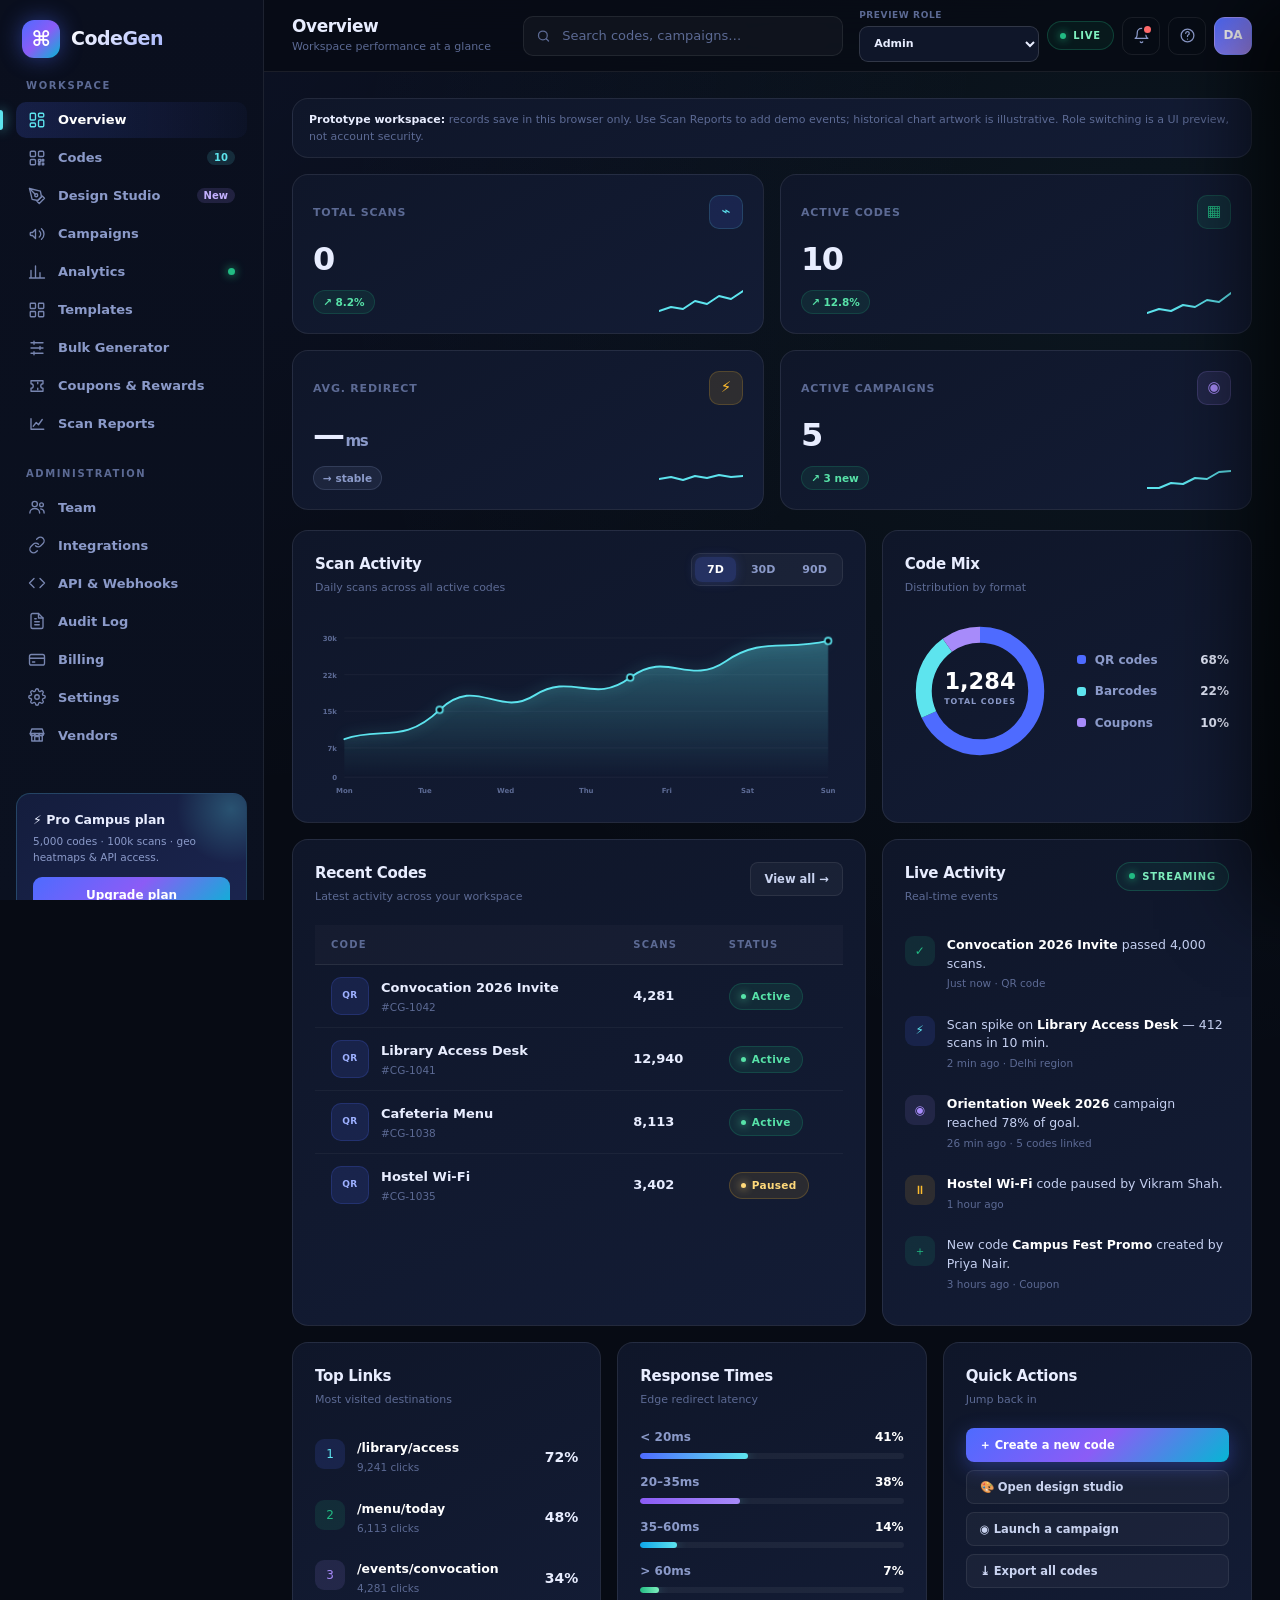
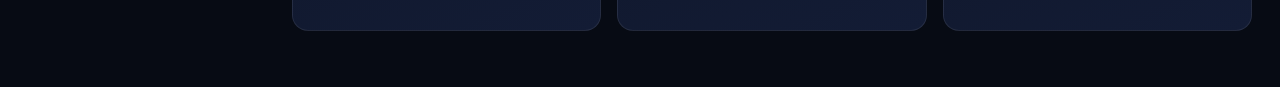
<file: CodeGen/dashboard.html>
<!DOCTYPE html>
<html lang="en">
<head>
<meta charset="UTF-8">
<meta name="viewport" content="width=device-width, initial-scale=1.0">
<meta name="theme-color" content="#070b14">
<title>CodeGen — Management Console</title>
<style>
*,*::before,*::after{margin:0;padding:0;box-sizing:border-box}
:root{
  --bg:#070b14;--bg-2:#0b1120;--card:#0f1629;--card-2:#131c35;--elevated:#1a2245;
  --ink:#e8edff;--muted:#8b9ac9;--dim:#5c6a94;
  --accent:#4e6bff;--cyan:#5de4ee;--violet:#a78bfa;--green:#22bb83;--amber:#ffbd2e;--red:#ff6b6b;--pink:#f472b6;
  --border:rgba(255,255,255,.08);--border-2:rgba(255,255,255,.14);
  --grad:linear-gradient(135deg,#4e6bff 0%,#8b5cf6 50%,#06b6d4 100%);
  --sidebar-w:264px;--radius:16px;
  --font:'Inter','Space Grotesk',system-ui,-apple-system,'Segoe UI',sans-serif;
}
html{scroll-behavior:smooth}
body{
  background:var(--bg);color:var(--ink);font-family:var(--font);font-size:14px;line-height:1.55;
  min-width:320px;overflow-x:hidden;-webkit-font-smoothing:antialiased;
  background-image:radial-gradient(circle at 15% 0%,rgba(78,107,255,.07),transparent 40%),
    radial-gradient(circle at 90% 15%,rgba(93,228,238,.05),transparent 45%);
}
a{color:inherit;text-decoration:none}
button{font-family:inherit;cursor:pointer;border:none;background:none;color:inherit}
input,select,textarea{font-family:inherit}
img,svg{display:block}
::selection{background:rgba(78,107,255,.4)}
::-webkit-scrollbar{width:9px;height:9px}
::-webkit-scrollbar-track{background:var(--bg)}
::-webkit-scrollbar-thumb{background:#232d4d;border-radius:10px;border:2px solid var(--bg)}
::-webkit-scrollbar-thumb:hover{background:#31406b}

/* ============ APP SHELL ============ */
.scrim{position:fixed;inset:0;background:rgba(3,6,15,.7);backdrop-filter:blur(3px);z-index:60;opacity:0;pointer-events:none;transition:opacity .25s}
.scrim.show{opacity:1;pointer-events:auto}

/* ============ SIDEBAR ============ */
.sidebar{position:fixed;z-index:70;top:0;left:0;bottom:0;width:var(--sidebar-w);display:flex;flex-direction:column;
  background:linear-gradient(180deg,#0a0f1e,#0b1120);border-right:1px solid var(--border);padding:20px 16px 16px;
  transition:transform .3s cubic-bezier(.2,.8,.2,1);overflow-y:auto;scrollbar-width:thin}
.sidebar-head{display:flex;align-items:center;justify-content:space-between;padding:0 6px 20px;flex-shrink:0}
.brand{display:inline-flex;align-items:center;gap:11px;font-weight:800;letter-spacing:-.5px}
.brand-mark{display:grid;place-items:center;width:38px;height:38px;border-radius:12px;background:var(--grad);color:#fff;
  font-size:21px;font-weight:800;box-shadow:0 0 22px rgba(78,107,255,.45);animation:brandPulse 3.5s infinite}
@keyframes brandPulse{0%,100%{box-shadow:0 0 22px rgba(78,107,255,.45)}50%{box-shadow:0 0 34px rgba(93,228,238,.6)}}
.brand-name{font-size:19px;background:linear-gradient(135deg,#fff,#a5b4fc);-webkit-background-clip:text;background-clip:text;-webkit-text-fill-color:transparent}
.sidebar-close{display:none;width:34px;height:34px;border-radius:9px;color:var(--muted);font-size:18px;transition:.2s}
.sidebar-close:hover{background:rgba(255,255,255,.06);color:#fff}
.nav-group{margin-bottom:22px;flex-shrink:0}
.nav-label{padding:0 10px;margin-bottom:8px;font-size:10px;font-weight:800;letter-spacing:1.6px;text-transform:uppercase;color:var(--dim)}
.nav-item{display:flex;align-items:center;gap:12px;width:100%;padding:9px 12px;margin-bottom:2px;border-radius:10px;
  font-size:13px;font-weight:600;color:var(--muted);transition:all .18s;position:relative;text-align:left}
.nav-item[hidden],.nav-group[hidden]{display:none}
.nav-item svg{width:18px;height:18px;flex-shrink:0;opacity:.85;transition:.18s}
.nav-item:hover{background:rgba(255,255,255,.045);color:var(--ink)}
.nav-item:hover svg{opacity:1}
.nav-item.active{background:linear-gradient(90deg,rgba(78,107,255,.18),rgba(78,107,255,.04));color:#fff}
.nav-item.active::before{content:'';position:absolute;left:-16px;top:50%;transform:translateY(-50%);width:3px;height:20px;border-radius:0 3px 3px 0;background:var(--cyan);box-shadow:0 0 12px var(--cyan)}
.nav-item.active svg{color:var(--cyan);opacity:1}
.nav-badge{margin-left:auto;font-size:10px;font-weight:800;padding:2px 7px;border-radius:20px;background:rgba(93,228,238,.14);color:var(--cyan)}
.nav-live{margin-left:auto;width:7px;height:7px;border-radius:50%;background:var(--green);box-shadow:0 0 10px var(--green);animation:pulseDot 2s infinite}
@keyframes pulseDot{0%,100%{opacity:1;transform:scale(1)}50%{opacity:.45;transform:scale(.8)}}
.sidebar-foot{margin-top:auto;display:grid;gap:12px;flex-shrink:0;padding-top:16px}
.upgrade-card{position:relative;overflow:hidden;padding:16px;border-radius:14px;background:linear-gradient(145deg,#141d3d,#1b2550);border:1px solid rgba(93,228,238,.18)}
.upgrade-card::after{content:'';position:absolute;top:-40px;right:-40px;width:110px;height:110px;background:radial-gradient(circle,rgba(93,228,238,.25),transparent 70%);border-radius:50%}
.upgrade-card h4{font-size:12.5px;margin-bottom:5px;position:relative}
.upgrade-card p{font-size:10.5px;color:var(--muted);line-height:1.5;margin-bottom:11px;position:relative}
.upgrade-btn{display:block;width:100%;text-align:center;padding:9px;border-radius:9px;background:var(--grad);color:#fff;font-size:12px;font-weight:800;transition:.22s;position:relative}
.upgrade-btn:hover{transform:translateY(-2px);box-shadow:0 8px 20px rgba(78,107,255,.4)}
.user-mini{display:flex;align-items:center;gap:10px;padding:9px 10px;border-radius:12px;border:1px solid var(--border);background:rgba(255,255,255,.025);transition:.2s;cursor:pointer}
.user-mini:hover{background:rgba(255,255,255,.05);border-color:var(--border-2)}
.avatar{display:grid;place-items:center;flex-shrink:0;width:34px;height:34px;border-radius:10px;background:linear-gradient(135deg,#4e6bff,#a78bfa);color:#fff;font-size:12px;font-weight:800}
.user-mini-meta{min-width:0}
.user-mini-meta strong{display:block;font-size:12px;font-weight:700;white-space:nowrap;overflow:hidden;text-overflow:ellipsis}
.user-mini-meta span{display:block;font-size:10px;color:var(--dim)}

/* ============ MAIN ============ */
.main{margin-left:var(--sidebar-w);min-height:100vh;display:flex;flex-direction:column}
.topbar{position:sticky;top:0;z-index:40;display:flex;align-items:center;gap:16px;height:72px;padding:0 28px;
  background:rgba(7,11,20,.78);backdrop-filter:blur(18px);border-bottom:1px solid var(--border)}
.hamburger{display:none;width:38px;height:38px;border-radius:10px;border:1px solid var(--border);color:var(--muted);place-items:center;transition:.2s}
.hamburger:hover{color:#fff;border-color:var(--border-2);background:rgba(255,255,255,.04)}
.topbar-title h1{font-size:17px;font-weight:750;letter-spacing:-.4px;line-height:1.2}
.topbar-title p{font-size:11px;color:var(--dim);margin-top:1px}
.topbar-search{position:relative;margin-left:auto;width:min(320px,32vw)}
.topbar-search svg{position:absolute;left:13px;top:50%;transform:translateY(-50%);width:15px;height:15px;color:var(--dim);pointer-events:none}
.topbar-search input{width:100%;height:40px;padding:0 14px 0 38px;border-radius:10px;border:1px solid var(--border);background:rgba(255,255,255,.035);color:var(--ink);font-size:13px;outline:none;transition:.2s}
.topbar-search input::placeholder{color:var(--dim)}
.topbar-search input:focus{border-color:rgba(78,107,255,.6);background:rgba(78,107,255,.06);box-shadow:0 0 0 3px rgba(78,107,255,.12)}
.topbar-actions{display:flex;align-items:center;gap:8px}
.live-pill{display:inline-flex;align-items:center;gap:7px;padding:6px 12px;border-radius:20px;border:1px solid rgba(34,187,131,.25);
  background:rgba(34,187,131,.08);font-size:10px;font-weight:800;letter-spacing:.8px;text-transform:uppercase;color:#7ff0bf}
.live-dot{width:6px;height:6px;border-radius:50%;background:var(--green);box-shadow:0 0 9px var(--green);animation:pulseDot 1.8s infinite}
.icon-btn{position:relative;display:grid;place-items:center;width:38px;height:38px;border-radius:10px;border:1px solid var(--border);color:var(--muted);transition:.2s}
.icon-btn:hover{color:#fff;background:rgba(255,255,255,.05);border-color:var(--border-2)}
.icon-btn svg{width:17px;height:17px}
.icon-btn .ping{position:absolute;top:8px;right:8px;width:7px;height:7px;border-radius:50%;background:var(--red);box-shadow:0 0 0 2px var(--bg)}
.topbar-avatar{width:38px;height:38px;border-radius:11px;background:linear-gradient(135deg,#4e6bff,#a78bfa);display:grid;place-items:center;color:#fff;font-size:12px;font-weight:800;cursor:pointer;transition:.2s;border:1px solid rgba(255,255,255,.12)}
.topbar-avatar:hover{transform:translateY(-1px);box-shadow:0 6px 16px rgba(78,107,255,.4)}

/* dropdown */
.dropdown{position:absolute;top:56px;right:0;width:340px;z-index:80;background:var(--card);border:1px solid var(--border-2);
  border-radius:16px;overflow:hidden;box-shadow:0 24px 60px rgba(0,0,0,.6);opacity:0;transform:translateY(-8px);pointer-events:none;transition:opacity .2s,transform .2s}
.dropdown.open{opacity:1;transform:none;pointer-events:auto}
.dropdown-head{padding:14px 16px;border-bottom:1px solid var(--border);font-size:12px;font-weight:800;letter-spacing:.6px;text-transform:uppercase;color:var(--muted);display:flex;justify-content:space-between;align-items:center}
.dropdown-head span{font-size:10px;color:var(--cyan);font-weight:700;text-transform:none;letter-spacing:0;cursor:pointer}
.notif-item{display:flex;gap:12px;padding:13px 16px;border-bottom:1px solid rgba(255,255,255,.04);transition:.18s;cursor:pointer}
.notif-item:last-child{border-bottom:none}
.notif-item:hover{background:rgba(255,255,255,.035)}
.notif-icon{width:32px;height:32px;flex-shrink:0;border-radius:9px;display:grid;place-items:center;font-size:14px;background:rgba(78,107,255,.15);color:var(--cyan)}
.notif-item p{font-size:12px;line-height:1.5;color:#c9d3f0}
.notif-item p strong{color:#fff;font-weight:700}
.notif-item small{display:block;font-size:10px;color:var(--dim);margin-top:3px}

/* ============ CONTENT ============ */
.content{flex:1;padding:26px 28px 40px;max-width:1560px;width:100%;margin:0 auto}
.view{display:none;animation:viewIn .35s cubic-bezier(.2,.8,.2,1)}
.view.active{display:block}
@keyframes viewIn{from{opacity:0;transform:translateY(10px)}to{opacity:1;transform:none}}

/* ============ KPI ============ */
.kpi-grid{display:grid;grid-template-columns:repeat(4,minmax(0,1fr));gap:16px;margin-bottom:20px}
.kpi-card{position:relative;overflow:hidden;padding:20px 20px 16px;border-radius:var(--radius);
  background:linear-gradient(150deg,var(--card),var(--card-2));border:1px solid var(--border);
  transition:transform .25s cubic-bezier(.2,.8,.2,1),border-color .25s,box-shadow .25s}
.kpi-card::before{content:'';position:absolute;inset:0;background:radial-gradient(circle at 100% 0%,rgba(93,228,238,.1),transparent 55%);opacity:0;transition:opacity .3s}
.kpi-card:hover{transform:translateY(-4px);border-color:rgba(93,228,238,.25);box-shadow:0 20px 40px -16px rgba(0,0,0,.8)}
.kpi-card:hover::before{opacity:1}
.kpi-top{display:flex;align-items:center;justify-content:space-between;margin-bottom:14px;position:relative}
.kpi-label{font-size:11px;font-weight:700;letter-spacing:.8px;text-transform:uppercase;color:var(--dim)}
.kpi-icon{width:34px;height:34px;border-radius:10px;display:grid;place-items:center;font-size:15px;background:rgba(78,107,255,.14);color:var(--cyan);border:1px solid rgba(93,228,238,.16)}
.kpi-card:nth-child(2) .kpi-icon{background:rgba(34,187,131,.12);color:var(--green);border-color:rgba(34,187,131,.18)}
.kpi-card:nth-child(3) .kpi-icon{background:rgba(255,189,46,.12);color:var(--amber);border-color:rgba(255,189,46,.18)}
.kpi-card:nth-child(4) .kpi-icon{background:rgba(167,139,250,.12);color:var(--violet);border-color:rgba(167,139,250,.18)}
.kpi-value{font-size:32px;font-weight:800;letter-spacing:-1.4px;line-height:1;position:relative;font-variant-numeric:tabular-nums}
.kpi-value small{font-size:15px;font-weight:700;color:var(--muted);margin-left:2px}
.kpi-foot{display:flex;align-items:center;justify-content:space-between;gap:10px;margin-top:12px;position:relative}
.kpi-trend{display:inline-flex;align-items:center;gap:5px;font-size:10.5px;font-weight:800;padding:3px 9px;border-radius:20px;
  background:rgba(34,187,131,.1);color:#57e2a8;border:1px solid rgba(34,187,131,.18)}
.kpi-trend.down{background:rgba(255,107,107,.1);color:#ff9c9c;border-color:rgba(255,107,107,.2)}
.kpi-trend.neutral{background:rgba(139,154,201,.1);color:var(--muted);border-color:rgba(139,154,201,.2)}
.sparkline{width:84px;height:30px;flex-shrink:0}
.sparkline polyline{fill:none;stroke:var(--cyan);stroke-width:2;stroke-linecap:round;stroke-linejoin:round}
.flash{animation:flashUp .6s ease}
@keyframes flashUp{0%{color:var(--cyan);text-shadow:0 0 18px rgba(93,228,238,.8)}100%{color:inherit;text-shadow:none}}

/* ============ PANELS ============ */
.grid-main{display:grid;grid-template-columns:1.55fr 1fr;gap:16px;margin-bottom:16px}
.grid-half{display:grid;grid-template-columns:1fr 1fr;gap:16px;margin-bottom:16px}
.grid-third{display:grid;grid-template-columns:repeat(3,1fr);gap:16px;margin-bottom:16px}
.panel{border-radius:var(--radius);background:linear-gradient(155deg,var(--card),var(--card-2));border:1px solid var(--border);padding:22px;position:relative;overflow:hidden}
.panel-head{display:flex;align-items:flex-start;justify-content:space-between;gap:14px;margin-bottom:20px}
.panel-title{font-size:15px;font-weight:750;letter-spacing:-.3px}
.panel-sub{font-size:11px;color:var(--dim);margin-top:3px}
.seg{display:inline-flex;gap:3px;padding:3px;border-radius:9px;background:rgba(255,255,255,.04);border:1px solid var(--border)}
.seg button{padding:6px 12px;border-radius:7px;font-size:11px;font-weight:700;color:var(--muted);transition:.18s}
.seg button.on{background:rgba(78,107,255,.22);color:#fff;box-shadow:0 0 12px rgba(78,107,255,.2)}

/* chart */
.chart-svg{width:100%;height:auto;display:block;overflow:visible}
.chart-grid line{stroke:rgba(255,255,255,.055);stroke-width:1}
.chart-axis{font-size:9.5px;fill:#5c6a94;font-weight:600}
.chart-line{fill:none;stroke:var(--cyan);stroke-width:2.6;stroke-linecap:round;stroke-linejoin:round;
  filter:drop-shadow(0 0 9px rgba(93,228,238,.45));stroke-dasharray:1400;stroke-dashoffset:1400;animation:drawLine 2s .2s cubic-bezier(.4,0,.2,1) forwards}
@keyframes drawLine{to{stroke-dashoffset:0}}
.chart-area{fill:url(#areaGrad);opacity:0;animation:fadeIn .9s 1.1s ease forwards}
@keyframes fadeIn{to{opacity:1}}
.chart-point{fill:var(--bg);stroke:var(--cyan);stroke-width:2.2;opacity:0;animation:popIn .4s ease forwards}
@keyframes popIn{to{opacity:1}}

/* donut */
.donut-wrap{display:flex;align-items:center;gap:22px}
.donut-svg{width:150px;height:150px;flex-shrink:0}
.donut-ring{fill:none;stroke-width:17}
.donut-center-num{font-size:24px;font-weight:800;fill:#fff}
.donut-center-lbl{font-size:8.5px;fill:#8b9ac9;font-weight:700;letter-spacing:1px}
.donut-legend{display:grid;gap:13px;flex:1}
.donut-row{display:flex;align-items:center;gap:9px;font-size:12px}
.donut-row .dot{width:9px;height:9px;border-radius:3px;flex-shrink:0}
.donut-row .nm{color:var(--muted);font-weight:600}
.donut-row .vl{margin-left:auto;font-weight:800;font-variant-numeric:tabular-nums}

/* geo */
.geo-list{display:grid;gap:14px}
.geo-row{display:grid;gap:6px}
.geo-top{display:flex;justify-content:space-between;font-size:12px;font-weight:650}
.geo-top span{color:var(--muted)}
.geo-top b{color:#fff;font-weight:800;font-variant-numeric:tabular-nums}
.geo-track{height:6px;border-radius:10px;background:rgba(255,255,255,.05);overflow:hidden}
.geo-fill{height:100%;border-radius:10px;width:0;background:linear-gradient(90deg,var(--accent),var(--cyan));transition:width 1.1s cubic-bezier(.2,.8,.2,1);box-shadow:0 0 12px rgba(93,228,238,.4)}
.geo-row:nth-child(2) .geo-fill{background:linear-gradient(90deg,#8b5cf6,#a78bfa)}
.geo-row:nth-child(3) .geo-fill{background:linear-gradient(90deg,#0ea5e9,#5de4ee)}
.geo-row:nth-child(4) .geo-fill{background:linear-gradient(90deg,#22bb83,#7ff0bf)}
.geo-row:nth-child(5) .geo-fill{background:linear-gradient(90deg,#64748b,#94a3b8)}

/* activity */
.activity-list{display:grid;gap:2px;margin:0 -8px}
.activity-item{display:flex;gap:12px;padding:11px 8px;border-radius:10px;transition:.18s;cursor:pointer}
.activity-item:hover{background:rgba(255,255,255,.035)}
.activity-ico{width:30px;height:30px;border-radius:9px;display:grid;place-items:center;flex-shrink:0;font-size:12px;background:rgba(78,107,255,.14);color:var(--cyan)}
.activity-ico.g{background:rgba(34,187,131,.12);color:var(--green)}
.activity-ico.a{background:rgba(255,189,46,.12);color:var(--amber)}
.activity-ico.v{background:rgba(167,139,250,.12);color:var(--violet)}
.activity-ico.r{background:rgba(255,107,107,.12);color:var(--red)}
.activity-body{min-width:0;flex:1}
.activity-body p{font-size:12.5px;line-height:1.5;color:#c4cff0}
.activity-body p strong{color:#fff;font-weight:700}
.activity-body small{display:block;font-size:10.5px;color:var(--dim);margin-top:2px}

/* ============ TOOLBAR & TABLE ============ */
.toolbar{display:flex;align-items:center;gap:12px;flex-wrap:wrap;margin-bottom:18px}
.filter-chips{display:flex;gap:7px;flex-wrap:wrap}
.chip{padding:7px 14px;border-radius:20px;font-size:12px;font-weight:700;border:1px solid var(--border);color:var(--muted);
  background:rgba(255,255,255,.03);transition:.18s;display:inline-flex;align-items:center;gap:7px}
.chip:hover{color:#fff;border-color:var(--border-2)}
.chip.on{background:rgba(78,107,255,.18);border-color:rgba(78,107,255,.5);color:#fff}
.chip .cnt{font-size:10px;background:rgba(255,255,255,.1);padding:1px 6px;border-radius:10px}
.toolbar-right{margin-left:auto;display:flex;gap:9px;align-items:center}
.btn{display:inline-flex;align-items:center;justify-content:center;gap:8px;height:40px;padding:0 18px;border-radius:10px;
  font-size:12.5px;font-weight:750;transition:.22s;white-space:nowrap}
.btn svg{width:15px;height:15px}
.btn-primary{background:var(--grad);color:#fff;box-shadow:0 6px 20px rgba(78,107,255,.35)}
.btn-primary:hover{transform:translateY(-2px);box-shadow:0 10px 26px rgba(78,107,255,.5)}
.btn-ghost{background:rgba(255,255,255,.04);border:1px solid var(--border);color:#c9d3f0}
.btn-ghost:hover{background:rgba(255,255,255,.08);border-color:var(--border-2);color:#fff}
.btn-sm{height:34px;padding:0 13px;font-size:11.5px;border-radius:8px}
.btn-danger{background:rgba(255,107,107,.14);border:1px solid rgba(255,107,107,.3);color:#ff9c9c}
.btn-danger:hover{background:rgba(255,107,107,.22)}

.table-wrap{border:1px solid var(--border);border-radius:14px;overflow:hidden;background:var(--card)}
.table-scroll{overflow-x:auto}
table{width:100%;border-collapse:collapse;min-width:760px}
thead th{text-align:left;padding:12px 16px;font-size:10px;font-weight:800;letter-spacing:1.2px;text-transform:uppercase;color:var(--dim);
  background:rgba(255,255,255,.025);border-bottom:1px solid var(--border);white-space:nowrap}
thead th.sortable{cursor:pointer;user-select:none}
thead th.sortable:hover{color:var(--cyan)}
thead th .sort-ind{display:inline-block;margin-left:4px;opacity:.4;font-size:9px}
tbody td{padding:12px 16px;border-bottom:1px solid rgba(255,255,255,.045);font-size:13px;vertical-align:middle}
tbody tr{transition:background .16s;cursor:pointer}
tbody tr:hover{background:rgba(255,255,255,.028)}
tbody tr.selected{background:rgba(78,107,255,.08)}
tbody tr:last-child td{border-bottom:none}
.checkbox{width:16px;height:16px;border-radius:4px;border:1.5px solid var(--border-2);background:rgba(255,255,255,.04);cursor:pointer;
  display:grid;place-items:center;transition:.15s;flex-shrink:0}
.checkbox.on{background:var(--accent);border-color:var(--accent)}
.checkbox.on::after{content:'✓';color:#fff;font-size:11px;font-weight:900}
.cell-code{display:flex;align-items:center;gap:12px;min-width:0}
.code-chip{display:grid;place-items:center;flex-shrink:0;width:38px;height:38px;border-radius:10px;font-size:9px;font-weight:900;letter-spacing:.4px;
  background:rgba(78,107,255,.14);color:#9db0ff;border:1px solid rgba(78,107,255,.2)}
.code-chip.barcode{background:rgba(34,187,131,.12);color:#7ff0bf;border-color:rgba(34,187,131,.2)}
.code-chip.coupon{background:rgba(167,139,250,.12);color:#c4b1ff;border-color:rgba(167,139,250,.2)}
.cell-code strong{display:block;font-size:13px;font-weight:700;white-space:nowrap;overflow:hidden;text-overflow:ellipsis;max-width:240px}
.cell-code small{display:block;font-size:10.5px;color:var(--dim);margin-top:1px}
.num-cell{font-variant-numeric:tabular-nums;font-weight:700}
.num-cell small{display:block;font-size:10px;color:var(--dim);font-weight:600}
.badge{display:inline-flex;align-items:center;gap:6px;padding:4px 11px;border-radius:20px;font-size:10.5px;font-weight:800;letter-spacing:.3px}
.badge::before{content:'';width:5px;height:5px;border-radius:50%;background:currentColor;box-shadow:0 0 8px currentColor}
.badge.active{background:rgba(34,187,131,.11);color:#57e2a8;border:1px solid rgba(34,187,131,.2)}
.badge.paused{background:rgba(255,189,46,.1);color:#ffd97a;border:1px solid rgba(255,189,46,.2)}
.badge.expired{background:rgba(255,107,107,.1);color:#ff9c9c;border:1px solid rgba(255,107,107,.2)}
.badge.draft{background:rgba(139,154,201,.12);color:var(--muted);border:1px solid rgba(139,154,201,.2)}
.row-actions{display:flex;gap:4px;justify-content:flex-end}
.mini-btn{width:30px;height:30px;border-radius:8px;display:grid;place-items:center;border:1px solid var(--border);color:var(--muted);font-size:13px;transition:.18s}
.mini-btn:hover{color:#fff;background:rgba(255,255,255,.07);border-color:var(--border-2)}
.mini-btn:hover.danger{color:#ff9c9c;border-color:rgba(255,107,107,.4);background:rgba(255,107,107,.1)}
.table-foot{display:flex;align-items:center;justify-content:space-between;gap:14px;padding:12px 16px;border-top:1px solid var(--border);
  font-size:11.5px;color:var(--dim);flex-wrap:wrap}
.pager{display:flex;gap:5px}
.pager button{min-width:30px;height:30px;padding:0 8px;border-radius:7px;border:1px solid var(--border);font-size:11.5px;font-weight:700;color:var(--muted);transition:.18s}
.pager button:hover{color:#fff;border-color:var(--border-2)}
.pager button.on{background:rgba(78,107,255,.2);border-color:rgba(78,107,255,.5);color:#fff}
.empty-row td{padding:52px 20px;text-align:center;color:var(--dim);font-size:13px}
.empty-row .em-ico{font-size:32px;display:block;margin-bottom:10px;opacity:.5}

/* bulk bar */
.bulk-bar{display:none;align-items:center;gap:12px;padding:12px 16px;margin-bottom:14px;border-radius:12px;
  background:linear-gradient(90deg,rgba(78,107,255,.14),rgba(93,228,238,.08));border:1px solid rgba(78,107,255,.3);
  animation:slideDown .3s cubic-bezier(.2,.8,.2,1)}
.bulk-bar.show{display:flex}
@keyframes slideDown{from{opacity:0;transform:translateY(-8px)}to{opacity:1;transform:none}}
.bulk-bar strong{font-size:12.5px;color:#fff}
.bulk-bar span{font-size:12px;color:var(--muted)}
.bulk-actions{margin-left:auto;display:flex;gap:8px}

/* advanced filters */
.adv-filters{display:none;grid-template-columns:repeat(4,1fr);gap:12px;padding:16px;margin-bottom:16px;
  border-radius:12px;background:rgba(255,255,255,.02);border:1px solid var(--border)}
.adv-filters.show{display:grid}
.adv-filters .field label{font-size:10px;font-weight:800;letter-spacing:.7px;text-transform:uppercase;color:var(--dim);display:block;margin-bottom:6px}
.adv-filters .field input,.adv-filters .field select{width:100%;height:36px;padding:0 10px;border-radius:8px;border:1px solid var(--border);
  background:rgba(255,255,255,.04);color:var(--ink);font-size:12px;outline:none;transition:.15s}
.adv-filters .field input:focus,.adv-filters .field select:focus{border-color:var(--accent)}
.adv-filters select option{background:var(--card)}

/* ============ CAMPAIGNS ============ */
.campaign-grid{display:grid;grid-template-columns:repeat(3,minmax(0,1fr));gap:16px}
.campaign-card{border-radius:var(--radius);padding:22px;background:linear-gradient(155deg,var(--card),var(--card-2));
  border:1px solid var(--border);transition:.28s cubic-bezier(.2,.8,.2,1);position:relative;overflow:hidden}
.campaign-card::after{content:'';position:absolute;top:-50px;right:-50px;width:130px;height:130px;border-radius:50%;
  background:radial-gradient(circle,rgba(93,228,238,.12),transparent 70%);pointer-events:none}
.campaign-card:hover{transform:translateY(-5px);border-color:rgba(93,228,238,.25);box-shadow:0 22px 45px -18px rgba(0,0,0,.85)}
.camp-head{display:flex;align-items:flex-start;justify-content:space-between;gap:12px;margin-bottom:16px}
.camp-ico{width:42px;height:42px;border-radius:12px;display:grid;place-items:center;font-size:18px;background:rgba(78,107,255,.14);color:var(--cyan);border:1px solid rgba(93,228,238,.16)}
.campaign-card:nth-child(2) .camp-ico{background:rgba(255,189,46,.12);color:var(--amber);border-color:rgba(255,189,46,.18)}
.campaign-card:nth-child(3) .camp-ico{background:rgba(167,139,250,.12);color:var(--violet);border-color:rgba(167,139,250,.18)}
.campaign-card:nth-child(4) .camp-ico{background:rgba(34,187,131,.12);color:var(--green);border-color:rgba(34,187,131,.18)}
.camp-status{font-size:10px;font-weight:800;letter-spacing:.6px;padding:3px 10px;border-radius:20px}
.camp-status.live{background:rgba(34,187,131,.11);color:#57e2a8}
.camp-status.sched{background:rgba(139,154,201,.12);color:var(--muted)}
.camp-status.end{background:rgba(255,189,46,.1);color:#ffd97a}
.campaign-card h3{font-size:15px;font-weight:750;margin-bottom:5px;letter-spacing:-.3px}
.campaign-card>p{font-size:12px;color:var(--muted);line-height:1.55;margin-bottom:18px}
.camp-progress-top{display:flex;justify-content:space-between;font-size:11px;margin-bottom:7px}
.camp-progress-top span{color:var(--dim);font-weight:600}
.camp-progress-top b{color:#fff;font-weight:800}
.camp-track{height:7px;border-radius:10px;background:rgba(255,255,255,.06);overflow:hidden}
.camp-fill{height:100%;border-radius:10px;width:0;background:linear-gradient(90deg,var(--accent),var(--cyan));transition:width 1.2s cubic-bezier(.2,.8,.2,1);box-shadow:0 0 14px rgba(93,228,238,.35)}
.camp-meta{display:flex;align-items:center;justify-content:space-between;margin-top:16px;font-size:11px;color:var(--dim)}
.camp-meta b{color:#fff;font-weight:700}

/* ============ TEAM ============ */
.team-grid{display:grid;grid-template-columns:repeat(3,minmax(0,1fr));gap:16px}
.member-card{border-radius:var(--radius);padding:22px;background:linear-gradient(155deg,var(--card),var(--card-2));border:1px solid var(--border);transition:.25s}
.member-card:hover{transform:translateY(-4px);border-color:var(--border-2);box-shadow:0 18px 40px -16px rgba(0,0,0,.8)}
.member-top{display:flex;align-items:center;gap:13px;margin-bottom:16px}
.member-avatar{width:46px;height:46px;border-radius:13px;display:grid;place-items:center;font-size:14px;font-weight:800;color:#fff;flex-shrink:0;position:relative}
.member-avatar .on-dot{position:absolute;bottom:-1px;right:-1px;width:11px;height:11px;border-radius:50%;background:var(--green);border:2.5px solid var(--card);box-shadow:0 0 8px var(--green)}
.member-avatar .off-dot{position:absolute;bottom:-1px;right:-1px;width:11px;height:11px;border-radius:50%;background:#4b5878;border:2.5px solid var(--card)}
.member-meta strong{display:block;font-size:13.5px;font-weight:750}
.member-meta span{display:block;font-size:11px;color:var(--dim);margin-top:1px}
.member-foot{display:flex;align-items:center;justify-content:space-between;padding-top:14px;border-top:1px solid rgba(255,255,255,.05)}
.role-badge{font-size:10px;font-weight:800;letter-spacing:.5px;text-transform:uppercase;padding:4px 10px;border-radius:20px;
  background:rgba(78,107,255,.14);color:#9db0ff;border:1px solid rgba(78,107,255,.2)}
.role-badge.editor{background:rgba(34,187,131,.1);color:#7ff0bf;border-color:rgba(34,187,131,.18)}
.role-badge.analyst{background:rgba(255,189,46,.1);color:#ffd97a;border-color:rgba(255,189,46,.18)}
.role-badge.viewer{background:rgba(139,154,201,.12);color:var(--muted);border-color:rgba(139,154,201,.2)}
.member-stat{font-size:10.5px;color:var(--dim);font-weight:600}
.member-stat b{color:#fff}

/* ============ SETTINGS ============ */
.settings-grid{display:grid;grid-template-columns:1fr 1fr;gap:16px}
.form-grid{display:grid;gap:16px}
.field{display:grid;gap:7px}
.field label{font-size:11px;font-weight:800;letter-spacing:.7px;text-transform:uppercase;color:var(--dim)}
.field input,.field select,.field textarea{height:42px;padding:0 14px;border-radius:10px;border:1px solid var(--border);background:rgba(255,255,255,.035);
  color:var(--ink);font-size:13px;outline:none;transition:.2s;width:100%}
.field textarea{height:90px;padding:12px 14px;resize:vertical}
.field input:focus,.field select:focus,.field textarea:focus{border-color:rgba(78,107,255,.6);background:rgba(78,107,255,.06);box-shadow:0 0 0 3px rgba(78,107,255,.12)}
.field select option{background:var(--card);color:var(--ink)}
.field-row{display:grid;grid-template-columns:1fr 1fr;gap:14px}
.role-select{height:36px;max-width:180px;padding:0 10px;border:1px solid var(--border-2);border-radius:9px;background:var(--card);color:var(--ink);font:600 11px var(--font)}
.management-grid{display:grid;grid-template-columns:repeat(2,minmax(0,1fr));gap:16px;margin-bottom:16px}
.management-stats{display:grid;grid-template-columns:repeat(3,minmax(0,1fr));gap:12px;margin-bottom:16px}
.management-stat{padding:16px;border:1px solid var(--border);border-radius:12px;background:rgba(255,255,255,.025)}
.management-stat span{display:block;color:var(--dim);font-size:10px;font-weight:800;letter-spacing:.8px;text-transform:uppercase}
.management-stat strong{display:block;margin-top:5px;font-size:23px}
.helper-note{color:var(--dim);font-size:11px;line-height:1.55}
.empty-state{padding:28px 16px;text-align:center;color:var(--dim);font-size:12px}
.management-table{min-width:680px}
.role-select-label{display:grid;gap:3px;color:var(--dim);font-size:9px;font-weight:800;letter-spacing:.6px;text-transform:uppercase}
.role-select-label select{display:block}
.toggle-row{display:flex;align-items:center;justify-content:space-between;gap:16px;padding:14px 0;border-bottom:1px solid rgba(255,255,255,.05)}
.toggle-row:last-child{border-bottom:none}
.toggle-row strong{display:block;font-size:13px;font-weight:700}
.toggle-row span{display:block;font-size:11.5px;color:var(--dim);margin-top:2px;max-width:340px}
.switch{position:relative;width:44px;height:24px;border-radius:20px;flex-shrink:0;background:rgba(255,255,255,.1);border:1px solid var(--border-2);transition:.25s;cursor:pointer}
.switch::after{content:'';position:absolute;top:2px;left:2px;width:18px;height:18px;border-radius:50%;background:#7d8bb8;transition:.25s cubic-bezier(.2,.8,.2,1)}
.switch.on{background:rgba(78,107,255,.5);border-color:rgba(78,107,255,.7)}
.switch.on::after{left:22px;background:#fff;box-shadow:0 0 10px rgba(93,228,238,.8)}

/* ============ DESIGN STUDIO / NEW VIEWS ============ */
.studio-grid{display:grid;grid-template-columns:1.1fr .9fr;gap:18px}
.preview-stage{position:relative;display:grid;place-items:center;min-height:420px;border-radius:var(--radius);
  background:radial-gradient(circle at 50% 45%,#141e3e,#0b1120 70%);border:1px solid var(--border);overflow:hidden}
.preview-stage::before{content:'';position:absolute;inset:0;
  background-image:linear-gradient(rgba(78,107,255,.05) 1px,transparent 1px),linear-gradient(90deg,rgba(78,107,255,.05) 1px,transparent 1px);
  background-size:32px 32px;mask-image:radial-gradient(ellipse at center,black 40%,transparent 75%);pointer-events:none}
.preview-canvas{position:relative;z-index:1;padding:22px;background:#fff;border-radius:22px;box-shadow:0 24px 60px rgba(0,0,0,.55);transition:transform .3s}
.preview-canvas:hover{transform:scale(1.02)}
.preview-canvas svg{display:block}
.preview-tag{position:absolute;top:16px;left:16px;z-index:2;padding:5px 11px;border-radius:20px;
  background:rgba(93,228,238,.12);border:1px solid rgba(93,228,238,.3);color:var(--cyan);font-size:10px;font-weight:800;letter-spacing:.6px;text-transform:uppercase}
.preview-meta{position:absolute;bottom:16px;left:16px;right:16px;z-index:2;display:flex;gap:8px;flex-wrap:wrap}
.preview-meta span{padding:4px 10px;border-radius:8px;background:rgba(0,0,0,.55);border:1px solid rgba(255,255,255,.1);color:var(--muted);font-size:10.5px;font-weight:600;backdrop-filter:blur(6px)}
.controls-stack{display:grid;gap:18px}
.control-group{padding:18px;border-radius:14px;background:rgba(255,255,255,.025);border:1px solid var(--border)}
.control-group h4{font-size:11px;font-weight:800;letter-spacing:1px;text-transform:uppercase;color:var(--dim);margin-bottom:14px;display:flex;align-items:center;gap:8px}
.control-group h4 .num{width:18px;height:18px;border-radius:50%;background:rgba(78,107,255,.2);color:var(--cyan);font-size:10px;display:grid;place-items:center;font-weight:900}
.color-row{display:grid;grid-template-columns:1fr 1fr;gap:12px}
.color-field{display:grid;gap:8px}
.color-field>span{font-size:11px;font-weight:700;color:var(--muted)}
.color-wrap{display:flex;gap:8px;align-items:center;padding:5px;border-radius:10px;border:1px solid var(--border);background:rgba(0,0,0,.2);transition:.15s}
.color-wrap:hover{border-color:var(--border-2)}
.color-swatch{position:relative;width:36px;height:36px;border-radius:7px;border:1px solid rgba(255,255,255,.15);overflow:hidden;flex-shrink:0;cursor:pointer}
.color-swatch input{position:absolute;inset:-8px;width:60px;height:60px;opacity:0;cursor:pointer}
.color-hex{flex:1;background:none;border:none;color:var(--ink);font-size:12px;font-weight:700;font-family:monospace;outline:none;padding:0 4px;width:100%;min-width:0}
.style-row{display:flex;gap:8px;flex-wrap:wrap}
.style-btn{flex:1;min-width:70px;padding:12px 8px;border-radius:10px;border:1px solid var(--border);background:rgba(255,255,255,.03);
  color:var(--muted);font-size:11.5px;font-weight:700;text-align:center;transition:.18s;display:flex;flex-direction:column;align-items:center;gap:6px}
.style-btn:hover{color:#fff;border-color:var(--border-2)}
.style-btn.on{border-color:rgba(78,107,255,.6);background:rgba(78,107,255,.14);color:#fff;box-shadow:0 0 18px rgba(78,107,255,.2)}
.style-btn svg{width:26px;height:26px}
.emoji-row{display:flex;gap:6px;flex-wrap:wrap}
.emoji-btn{width:36px;height:36px;border-radius:9px;border:1px solid var(--border);background:rgba(255,255,255,.03);
  font-size:16px;display:grid;place-items:center;transition:.15s}
.emoji-btn:hover{background:rgba(255,255,255,.08);border-color:var(--border-2)}
.emoji-btn.on{border-color:var(--accent);background:rgba(78,107,255,.16);box-shadow:0 0 12px rgba(78,107,255,.3)}
.range-row{display:flex;align-items:center;gap:10px}
.range-row input[type=range]{flex:1;height:4px;border-radius:10px;background:rgba(255,255,255,.1);outline:none;-webkit-appearance:none;cursor:pointer}
.range-row input[type=range]::-webkit-slider-thumb{-webkit-appearance:none;width:16px;height:16px;border-radius:50%;background:var(--accent);box-shadow:0 0 10px rgba(78,107,255,.6);cursor:pointer}
.range-row input[type=range]::-moz-range-thumb{width:16px;height:16px;border-radius:50%;background:var(--accent);border:none;box-shadow:0 0 10px rgba(78,107,255,.6);cursor:pointer}
.range-row span{font-size:12px;font-weight:800;color:#fff;font-variant-numeric:tabular-nums;min-width:44px;text-align:right}
.format-btns{display:flex;gap:8px}
.format-btn{flex:1;padding:11px;border-radius:9px;border:1px solid var(--border);background:rgba(255,255,255,.03);
  color:var(--muted);font-size:11.5px;font-weight:800;letter-spacing:.5px;text-transform:uppercase;transition:.18s}
.format-btn:hover{color:#fff;border-color:var(--border-2)}
.format-btn.on{background:rgba(78,107,255,.18);border-color:rgba(78,107,255,.5);color:#fff}

/* templates */
.template-grid{display:grid;grid-template-columns:repeat(4,minmax(0,1fr));gap:14px}
.template-card{border-radius:14px;overflow:hidden;border:1px solid var(--border);background:var(--card);transition:.25s;cursor:pointer;position:relative}
.template-card:hover{transform:translateY(-4px);border-color:rgba(93,228,238,.3);box-shadow:0 18px 40px -16px rgba(0,0,0,.85)}
.template-preview{height:140px;display:grid;place-items:center;background:linear-gradient(145deg,#0f1629,#1a2245);position:relative;overflow:hidden}
.template-preview::after{content:'';position:absolute;inset:0;background:radial-gradient(circle at 50% 50%,transparent 40%,rgba(7,11,20,.4))}
.template-preview svg{width:90px;height:90px;position:relative;z-index:1;transition:transform .4s}
.template-card:hover .template-preview svg{transform:scale(1.08)}
.template-copy{padding:14px 16px 16px}
.template-copy strong{display:block;font-size:12.5px;font-weight:750;color:#fff}
.template-copy span{display:block;font-size:10.5px;color:var(--dim);margin-top:2px}
.template-tag{position:absolute;top:10px;left:10px;z-index:2;padding:3px 9px;border-radius:20px;background:rgba(0,0,0,.6);
  color:var(--cyan);font-size:9px;font-weight:800;letter-spacing:.6px;text-transform:uppercase;border:1px solid rgba(93,228,238,.3);backdrop-filter:blur(6px)}

/* integrations */
.integration-grid{display:grid;grid-template-columns:repeat(3,1fr);gap:14px}
.integration-card{padding:20px;border-radius:14px;background:var(--card);border:1px solid var(--border);transition:.25s;position:relative;overflow:hidden}
.integration-card:hover{border-color:var(--border-2);background:var(--card-2);transform:translateY(-3px)}
.integration-head{display:flex;align-items:flex-start;gap:14px;margin-bottom:12px}
.integration-icon{width:44px;height:44px;border-radius:12px;display:grid;place-items:center;font-size:22px;flex-shrink:0;
  background:rgba(78,107,255,.1);border:1px solid rgba(78,107,255,.2)}
.integration-card.slack .integration-icon{background:rgba(228,83,120,.12);border-color:rgba(228,83,120,.25)}
.integration-card.zapier .integration-icon{background:rgba(255,90,31,.12);border-color:rgba(255,90,31,.25)}
.integration-card.sheets .integration-icon{background:rgba(15,157,88,.12);border-color:rgba(15,157,88,.25)}
.integration-card.webhook .integration-icon{background:rgba(167,139,250,.12);border-color:rgba(167,139,250,.25)}
.integration-card.stripe .integration-icon{background:rgba(99,91,255,.12);border-color:rgba(99,91,255,.25)}
.integration-card.zoom .integration-icon{background:rgba(45,140,240,.12);border-color:rgba(45,140,255,.25)}
.integration-card h3{font-size:14px;font-weight:750;color:#fff;margin-bottom:3px}
.integration-card p{font-size:11.5px;color:var(--muted);line-height:1.5;margin-bottom:14px}
.integration-foot{display:flex;align-items:center;justify-content:space-between;padding-top:12px;border-top:1px solid rgba(255,255,255,.05)}
.integration-status{display:inline-flex;align-items:center;gap:6px;font-size:10.5px;font-weight:800;letter-spacing:.4px;text-transform:uppercase;color:var(--green)}
.integration-status.off{color:var(--dim)}
.integration-status::before{content:'';width:6px;height:6px;border-radius:50%;background:currentColor;box-shadow:0 0 8px currentColor}

/* API */
.api-layout{display:grid;grid-template-columns:1.4fr 1fr;gap:16px}
.key-row{display:flex;align-items:center;gap:12px;padding:14px;border-radius:12px;background:rgba(255,255,255,.025);border:1px solid var(--border);margin-bottom:10px;transition:.18s}
.key-row:hover{border-color:var(--border-2);background:rgba(255,255,255,.04)}
.key-ico{width:36px;height:36px;border-radius:10px;display:grid;place-items:center;background:rgba(93,228,238,.12);color:var(--cyan);font-size:16px;flex-shrink:0}
.key-info{flex:1;min-width:0}
.key-info strong{display:block;font-size:13px;font-weight:700;color:#fff}
.key-info code{display:block;font-family:'Fira Code',monospace;font-size:11px;color:var(--dim);margin-top:2px;white-space:nowrap;overflow:hidden;text-overflow:ellipsis}
.key-meta{display:flex;flex-direction:column;align-items:flex-end;gap:3px;font-size:10.5px;color:var(--dim);white-space:nowrap}
.key-meta b{color:var(--cyan)}
.code-block{background:#060a14;border:1px solid var(--border);border-radius:12px;padding:18px;font-family:'Fira Code',monospace;
  font-size:11.5px;line-height:1.9;color:#a8b5e0;overflow-x:auto;position:relative}
.code-block::before{content:'';position:absolute;top:0;left:0;right:0;height:2px;background:linear-gradient(90deg,#4e6bff,#5de4ee,#a78bfa);background-size:200% 100%;animation:gradShift 4s linear infinite}
@keyframes gradShift{to{background-position:-200% 0}}
.code-block .kw{color:#a78bfa}.code-block .str{color:#7ff0bf}.code-block .cm{color:#5c6a94;font-style:italic}.code-block .num{color:#ffd97a}.code-block .fn{color:#5de4ee}

/* audit */
.audit-list{display:grid;gap:2px}
.audit-item{display:grid;grid-template-columns:36px 1fr auto;gap:12px;align-items:center;padding:13px 12px;border-radius:10px;transition:.15s}
.audit-item:hover{background:rgba(255,255,255,.03)}
.audit-ico{width:32px;height:32px;border-radius:9px;display:grid;place-items:center;font-size:13px;background:rgba(78,107,255,.14);color:var(--cyan);flex-shrink:0}
.audit-body p{font-size:12.5px;color:#c4cff0;line-height:1.5}
.audit-body p strong{color:#fff;font-weight:700}
.audit-body small{display:block;font-size:10.5px;color:var(--dim);margin-top:2px}
.audit-time{font-size:11px;color:var(--dim);white-space:nowrap;font-variant-numeric:tabular-nums}

/* billing */
.plan-hero{padding:26px;border-radius:var(--radius);background:linear-gradient(135deg,rgba(78,107,255,.18),rgba(93,228,238,.06) 60%,transparent);
  border:1px solid rgba(78,107,255,.28);display:grid;grid-template-columns:1fr auto;gap:24px;align-items:center;margin-bottom:16px}
.plan-hero h2{font-size:22px;font-weight:800;letter-spacing:-.6px;margin-bottom:6px}
.plan-hero p{font-size:12.5px;color:var(--muted);max-width:480px;line-height:1.6}
.plan-hero .plan-price{text-align:right}
.plan-hero .plan-price .num{font-size:38px;font-weight:800;letter-spacing:-1.5px;line-height:1}
.plan-hero .plan-price .per{font-size:12px;color:var(--dim);margin-top:2px}
.usage-grid{display:grid;grid-template-columns:repeat(4,1fr);gap:14px}
.usage-card{padding:18px;border-radius:14px;background:var(--card);border:1px solid var(--border)}
.usage-card .lbl{font-size:10.5px;font-weight:800;letter-spacing:.8px;text-transform:uppercase;color:var(--dim);margin-bottom:10px}
.usage-card .num{font-size:22px;font-weight:800;letter-spacing:-.8px;margin-bottom:10px}
.usage-card .num small{font-size:12px;color:var(--dim);font-weight:600}
.usage-track{height:6px;border-radius:10px;background:rgba(255,255,255,.06);overflow:hidden}
.usage-fill{height:100%;border-radius:10px;background:linear-gradient(90deg,var(--accent),var(--cyan));width:0;transition:width 1.1s cubic-bezier(.2,.8,.2,1)}
.usage-card.warn .usage-fill{background:linear-gradient(90deg,var(--amber),#f59e0b)}
.usage-card.crit .usage-fill{background:linear-gradient(90deg,var(--red),#dc2626)}
.usage-card .pct{font-size:10.5px;color:var(--dim);margin-top:8px;font-weight:600}
.usage-card.warn .pct{color:#ffd97a}
.usage-card.crit .pct{color:#ff9c9c}

/* ============ DRAWER (Code Details) ============ */
.drawer-backdrop{position:fixed;inset:0;background:rgba(3,6,15,.72);backdrop-filter:blur(4px);z-index:90;opacity:0;pointer-events:none;transition:opacity .28s}
.drawer-backdrop.show{opacity:1;pointer-events:auto}
.drawer{position:fixed;top:0;right:0;bottom:0;width:min(560px,100vw);z-index:91;background:linear-gradient(180deg,#0d1426,#0b1120);
  border-left:1px solid var(--border-2);box-shadow:-30px 0 80px rgba(0,0,0,.7);transform:translateX(100%);
  transition:transform .35s cubic-bezier(.2,.8,.2,1);display:flex;flex-direction:column;overflow:hidden}
.drawer.show{transform:none}
.drawer-head{display:flex;align-items:flex-start;gap:14px;padding:22px 24px 18px;border-bottom:1px solid var(--border);flex-shrink:0}
.drawer-head .code-chip{width:52px;height:52px;font-size:11px}
.drawer-head h2{font-size:17px;font-weight:800;letter-spacing:-.4px;line-height:1.3}
.drawer-head p{font-size:11.5px;color:var(--dim);margin-top:3px}
.drawer-close{margin-left:auto;width:34px;height:34px;border-radius:9px;display:grid;place-items:center;color:var(--muted);font-size:19px;transition:.18s;flex-shrink:0}
.drawer-close:hover{background:rgba(255,255,255,.06);color:#fff}
.drawer-tabs{display:flex;gap:2px;padding:0 24px;border-bottom:1px solid var(--border);flex-shrink:0;overflow-x:auto}
.drawer-tab{padding:13px 12px;font-size:12px;font-weight:700;color:var(--muted);border-bottom:2px solid transparent;transition:.15s;white-space:nowrap}
.drawer-tab:hover{color:#fff}
.drawer-tab.on{color:var(--cyan);border-bottom-color:var(--cyan)}
.drawer-body{flex:1;overflow-y:auto;padding:22px 24px 30px}
.drawer-section{display:none}
.drawer-section.active{display:block;animation:viewIn .25s ease}
.drawer-foot{padding:16px 24px;border-top:1px solid var(--border);display:flex;gap:10px;flex-shrink:0;background:rgba(0,0,0,.2)}
.mini-preview{display:grid;place-items:center;padding:20px;border-radius:14px;background:radial-gradient(circle at 50% 50%,#141e3e,#0b1120);border:1px solid var(--border);margin-bottom:16px;position:relative}
.mini-preview .mini-tag{position:absolute;top:12px;left:12px;font-size:9.5px;font-weight:800;letter-spacing:.6px;text-transform:uppercase;color:var(--cyan);background:rgba(93,228,238,.12);padding:3px 9px;border-radius:20px;border:1px solid rgba(93,228,238,.25)}
.mini-preview svg{padding:14px;background:#fff;border-radius:14px;box-shadow:0 12px 30px rgba(0,0,0,.4)}
.detail-row{display:flex;justify-content:space-between;gap:14px;padding:10px 0;border-bottom:1px solid rgba(255,255,255,.05);font-size:12.5px}
.detail-row:last-child{border-bottom:none}
.detail-row span{color:var(--dim);font-weight:600}
.detail-row b{color:#fff;font-weight:700;text-align:right;max-width:60%;word-break:break-word}
.copy-inline{display:inline-flex;align-items:center;gap:5px;margin-left:6px;color:var(--cyan);font-size:11px;cursor:pointer;font-weight:700}
.copy-inline:hover{text-decoration:underline}

/* ============ MODALS ============ */
.modal-backdrop{position:fixed;inset:0;z-index:100;background:rgba(3,6,15,.75);backdrop-filter:blur(6px);display:grid;place-items:center;padding:20px;
  opacity:0;pointer-events:none;transition:opacity .25s}
.modal-backdrop.show{opacity:1;pointer-events:auto}
.modal{width:min(540px,100%);max-height:92vh;overflow-y:auto;background:linear-gradient(160deg,#101830,#131c35);
  border:1px solid var(--border-2);border-radius:20px;box-shadow:0 40px 100px rgba(0,0,0,.7);transform:translateY(16px) scale(.98);
  transition:transform .3s cubic-bezier(.2,.8,.2,1)}
.modal.wide{width:min(760px,100%)}
.modal-backdrop.show .modal{transform:none}
.modal-head{display:flex;align-items:flex-start;justify-content:space-between;gap:14px;padding:22px 24px 18px;border-bottom:1px solid var(--border)}
.modal-head h2{font-size:17px;font-weight:800;letter-spacing:-.4px}
.modal-head p{font-size:12px;color:var(--dim);margin-top:3px}
.modal-close{width:34px;height:34px;border-radius:9px;display:grid;place-items:center;color:var(--muted);font-size:19px;transition:.18s;flex-shrink:0}
.modal-close:hover{background:rgba(255,255,255,.07);color:#fff}
.modal-body{padding:22px 24px;display:grid;gap:16px}
.type-picker{display:grid;grid-template-columns:repeat(3,1fr);gap:10px}
.type-opt{padding:14px 8px;border-radius:11px;text-align:center;border:1px solid var(--border);background:rgba(255,255,255,.03);
  font-size:11.5px;font-weight:750;color:var(--muted);transition:.2s}
.type-opt .t-ico{font-size:19px;display:block;margin-bottom:7px;opacity:.75}
.type-opt:hover{border-color:var(--border-2);color:#fff}
.type-opt.on{border-color:rgba(78,107,255,.65);background:rgba(78,107,255,.14);color:#fff;box-shadow:0 0 20px rgba(78,107,255,.18)}
.type-opt.on .t-ico{opacity:1}
.modal-actions{display:flex;gap:10px;justify-content:flex-end;padding:18px 24px 22px;border-top:1px solid var(--border)}

/* ============ TOASTS ============ */
.toast-stack{position:fixed;right:22px;bottom:22px;z-index:200;display:grid;gap:10px;width:min(360px,calc(100vw - 44px))}
.toast{display:flex;align-items:flex-start;gap:11px;padding:14px 16px;border-radius:13px;background:linear-gradient(150deg,#141d3d,#1a2245);
  border:1px solid var(--border-2);box-shadow:0 20px 50px rgba(0,0,0,.55);animation:toastIn .35s cubic-bezier(.2,.8,.2,1)}
.toast.out{animation:toastOut .3s ease forwards}
@keyframes toastIn{from{opacity:0;transform:translateX(30px) scale(.96)}to{opacity:1;transform:none}}
@keyframes toastOut{to{opacity:0;transform:translateX(30px) scale(.96)}}
.toast-ico{width:30px;height:30px;border-radius:9px;display:grid;place-items:center;flex-shrink:0;font-size:13px;background:rgba(34,187,131,.14);color:#57e2a8}
.toast.warn .toast-ico{background:rgba(255,189,46,.14);color:#ffd97a}
.toast.err .toast-ico{background:rgba(255,107,107,.14);color:#ff9c9c}
.toast.info .toast-ico{background:rgba(93,228,238,.14);color:var(--cyan)}
.toast strong{display:block;font-size:12.5px;font-weight:750}
.toast span{display:block;font-size:11.5px;color:var(--dim);margin-top:2px;line-height:1.45}

/* ============ RESPONSIVE ============ */
@media(max-width:1280px){
  .kpi-grid{grid-template-columns:repeat(2,1fr)}
  .campaign-grid{grid-template-columns:repeat(2,1fr)}
  .team-grid{grid-template-columns:repeat(2,1fr)}
  .template-grid{grid-template-columns:repeat(3,1fr)}
  .integration-grid{grid-template-columns:repeat(2,1fr)}
  .usage-grid{grid-template-columns:repeat(2,1fr)}
}
@media(max-width:1080px){
  .sidebar{transform:translateX(-100%)}
  .sidebar.open{transform:none;box-shadow:0 0 80px rgba(0,0,0,.8)}
  .sidebar-close{display:grid}
  .main{margin-left:0}
  .hamburger{display:grid}
  .grid-main,.grid-half,.grid-third,.settings-grid,.studio-grid,.api-layout{grid-template-columns:1fr}
  .management-grid{grid-template-columns:1fr}
  .topbar-search{width:min(240px,40vw)}
  .adv-filters{grid-template-columns:1fr 1fr}
}
@media(max-width:720px){
  .content{padding:18px 16px 32px}
  .topbar{padding:0 16px;gap:10px}
  .topbar-title h1{font-size:15px}
  .topbar-title p{display:none}
  .topbar-search{display:none}
  .live-pill{display:none}
  .kpi-grid{gap:10px}
  .kpi-card{padding:16px}
  .kpi-value{font-size:26px}
  .sparkline{display:none}
  .campaign-grid,.team-grid,.template-grid,.integration-grid{grid-template-columns:1fr}
  .donut-wrap{flex-direction:column;align-items:flex-start}
  .filter-chips{width:100%}
  .toolbar-right{margin-left:0;width:100%}
  .toolbar-right .btn{flex:1}
  .field-row{grid-template-columns:1fr}
  .management-stats{grid-template-columns:1fr 1fr}
  .role-select{max-width:120px}
  .topbar-avatar{display:none}
  .type-picker{grid-template-columns:1fr 1fr}
  .adv-filters{grid-template-columns:1fr}
  .usage-grid{grid-template-columns:1fr 1fr}
  .drawer{width:100vw}
  .toast-stack{right:14px;bottom:14px;left:14px;width:auto}
  .dropdown{position:fixed;top:74px;right:12px;left:12px;width:auto}
  .plan-hero{grid-template-columns:1fr;text-align:left}
  .plan-hero .plan-price{text-align:left}
}
@media(prefers-reduced-motion:reduce){
  *,*::before,*::after{animation-duration:.01ms!important;animation-iteration-count:1!important;transition-duration:.01ms!important}
}
</style>
</head>
<body>

<div class="scrim" id="scrim"></div>

<div class="app">
  <!-- ============ SIDEBAR ============ -->
  <aside class="sidebar" id="sidebar" aria-label="Main navigation">
    <div class="sidebar-head">
      <a class="brand" href="#" aria-label="CodeGen"><span class="brand-mark">⌘</span><span class="brand-name">CodeGen</span></a>
      <button class="sidebar-close" id="sidebarClose" aria-label="Close menu">✕</button>
    </div>

    <div class="nav-group">
      <div class="nav-label">Workspace</div>
      <button class="nav-item active" data-view="overview">
        <svg viewBox="0 0 24 24" fill="none" stroke="currentColor" stroke-width="1.8" stroke-linecap="round" stroke-linejoin="round"><rect x="3" y="3" width="7" height="9" rx="1.5"/><rect x="14" y="3" width="7" height="5" rx="1.5"/><rect x="14" y="12" width="7" height="9" rx="1.5"/><rect x="3" y="16" width="7" height="5" rx="1.5"/></svg>
        Overview
      </button>
      <button class="nav-item" data-view="codes">
        <svg viewBox="0 0 24 24" fill="none" stroke="currentColor" stroke-width="1.8" stroke-linecap="round" stroke-linejoin="round"><rect x="3" y="3" width="7" height="7" rx="1.5"/><rect x="14" y="3" width="7" height="7" rx="1.5"/><rect x="3" y="14" width="7" height="7" rx="1.5"/><path d="M14 14h3v3h-3zM19 14h2v2h-2zM14 19h2v2h-2zM19 19h2v2h-2z"/></svg>
        Codes <span class="nav-badge" id="navCodeCount">10</span>
      </button>
      <button class="nav-item" data-view="design">
        <svg viewBox="0 0 24 24" fill="none" stroke="currentColor" stroke-width="1.8" stroke-linecap="round" stroke-linejoin="round"><path d="M12 19l7-7 3 3-7 7-3-3z"/><path d="M18 13l-1.5-7.5L2 2l3.5 14.5L13 18l5-5z"/><path d="M2 2l7.586 7.586"/><circle cx="11" cy="11" r="2"/></svg>
        Design Studio
        <span class="nav-badge" style="background:rgba(167,139,250,.15);color:#c4b1ff">New</span>
      </button>
      <button class="nav-item" data-view="campaigns">
        <svg viewBox="0 0 24 24" fill="none" stroke="currentColor" stroke-width="1.8" stroke-linecap="round" stroke-linejoin="round"><path d="M3 11v2a1 1 0 0 0 1 1h2l4 4V6L6 10H4a1 1 0 0 0-1 1z"/><path d="M15 8a5 5 0 0 1 0 8"/><path d="M18 5a9 9 0 0 1 0 14"/></svg>
        Campaigns
      </button>
      <button class="nav-item" data-view="analytics">
        <svg viewBox="0 0 24 24" fill="none" stroke="currentColor" stroke-width="1.8" stroke-linecap="round" stroke-linejoin="round"><path d="M4 20V10M10 20V4M16 20v-7M22 20H2"/></svg>
        Analytics <span class="nav-live" aria-hidden="true"></span>
      </button>
      <button class="nav-item" data-view="templates">
        <svg viewBox="0 0 24 24" fill="none" stroke="currentColor" stroke-width="1.8" stroke-linecap="round" stroke-linejoin="round"><rect x="3" y="3" width="7" height="7" rx="1"/><rect x="14" y="3" width="7" height="7" rx="1"/><rect x="3" y="14" width="7" height="7" rx="1"/><rect x="14" y="14" width="7" height="7" rx="1"/></svg>
        Templates
      </button>
      <button class="nav-item" data-view="bulk">
        <svg viewBox="0 0 24 24" fill="none" stroke="currentColor" stroke-width="1.8" stroke-linecap="round" stroke-linejoin="round"><path d="M4 5h16M4 12h16M4 19h16"/><path d="M8 3v4M16 10v4M8 17v4"/></svg>
        Bulk Generator
      </button>
      <button class="nav-item" data-view="coupons">
        <svg viewBox="0 0 24 24" fill="none" stroke="currentColor" stroke-width="1.8" stroke-linecap="round" stroke-linejoin="round"><path d="M4 5h16v4a3 3 0 0 0 0 6v4H4v-4a3 3 0 0 0 0-6z"/><path d="M13 7v2M13 15v2"/></svg>
        Coupons &amp; Rewards
      </button>
      <button class="nav-item" data-view="reports">
        <svg viewBox="0 0 24 24" fill="none" stroke="currentColor" stroke-width="1.8" stroke-linecap="round" stroke-linejoin="round"><path d="M4 19V5M4 19h17"/><path d="m7 15 4-5 3 3 5-7"/></svg>
        Scan Reports
      </button>
    </div>

    <div class="nav-group">
      <div class="nav-label">Administration</div>
      <button class="nav-item" data-view="team">
        <svg viewBox="0 0 24 24" fill="none" stroke="currentColor" stroke-width="1.8" stroke-linecap="round" stroke-linejoin="round"><circle cx="9" cy="8" r="3.5"/><path d="M2.5 20c0-3.6 2.9-6 6.5-6s6.5 2.4 6.5 6"/><circle cx="18" cy="9" r="2.5"/><path d="M17 14.5c2.6.3 4.5 2.3 4.5 5.5"/></svg>
        Team
      </button>
      <button class="nav-item" data-view="integrations">
        <svg viewBox="0 0 24 24" fill="none" stroke="currentColor" stroke-width="1.8" stroke-linecap="round" stroke-linejoin="round"><path d="M10 13a5 5 0 0 0 7.07 0l3-3a5 5 0 0 0-7.07-7.07l-1.5 1.5"/><path d="M14 11a5 5 0 0 0-7.07 0l-3 3a5 5 0 0 0 7.07 7.07l1.5-1.5"/></svg>
        Integrations
      </button>
      <button class="nav-item" data-view="api">
        <svg viewBox="0 0 24 24" fill="none" stroke="currentColor" stroke-width="1.8" stroke-linecap="round" stroke-linejoin="round"><path d="M16 18l6-6-6-6M8 6l-6 6 6 6"/></svg>
        API &amp; Webhooks
      </button>
      <button class="nav-item" data-view="audit">
        <svg viewBox="0 0 24 24" fill="none" stroke="currentColor" stroke-width="1.8" stroke-linecap="round" stroke-linejoin="round"><path d="M14 2H6a2 2 0 0 0-2 2v16a2 2 0 0 0 2 2h12a2 2 0 0 0 2-2V8z"/><path d="M14 2v6h6M9 13h6M9 17h6M9 9h2"/></svg>
        Audit Log
      </button>
      <button class="nav-item" data-view="billing">
        <svg viewBox="0 0 24 24" fill="none" stroke="currentColor" stroke-width="1.8" stroke-linecap="round" stroke-linejoin="round"><rect x="2" y="6" width="20" height="14" rx="2.5"/><path d="M2 11h20M6 16h3"/></svg>
        Billing
      </button>
      <button class="nav-item" data-view="settings">
        <svg viewBox="0 0 24 24" fill="none" stroke="currentColor" stroke-width="1.8" stroke-linecap="round" stroke-linejoin="round"><circle cx="12" cy="12" r="3"/><path d="M19.4 15a1.7 1.7 0 0 0 .34 1.87l.06.06a2 2 0 1 1-2.83 2.83l-.06-.06a1.7 1.7 0 0 0-1.87-.34 1.7 1.7 0 0 0-1 1.55V21a2 2 0 1 1-4 0v-.09a1.7 1.7 0 0 0-1.11-1.55 1.7 1.7 0 0 0-1.87.34l-.06.06a2 2 0 1 1-2.83-2.83l.06-.06A1.7 1.7 0 0 0 4.6 15a1.7 1.7 0 0 0-1.55-1H3a2 2 0 1 1 0-4h.09A1.7 1.7 0 0 0 4.6 9a1.7 1.7 0 0 0-.34-1.87l-.06-.06a2 2 0 1 1 2.83-2.83l.06.06A1.7 1.7 0 0 0 9 4.6a1.7 1.7 0 0 0 1-1.55V3a2 2 0 1 1 4 0v.09a1.7 1.7 0 0 0 1 1.55 1.7 1.7 0 0 0 1.87-.34l.06-.06a2 2 0 1 1 2.83 2.83l-.06.06A1.7 1.7 0 0 0 19.4 9c.14.36.44.64.8.76H21a2 2 0 1 1 0 4h-.09a1.7 1.7 0 0 0-1.51 1.24z"/></svg>
        Settings
      </button>
      <button class="nav-item" data-view="vendors" data-admin-only="true">
        <svg viewBox="0 0 24 24" fill="none" stroke="currentColor" stroke-width="1.8" stroke-linecap="round" stroke-linejoin="round"><path d="M3 10h18l-2-6H5zM5 10v10h14V10M9 20v-6h6v6"/><path d="M3 10a3 3 0 0 0 6 0 3 3 0 0 0 6 0 3 3 0 0 0 6 0"/></svg>
        Vendors
      </button>
    </div>

    <div class="sidebar-foot">
      <div class="upgrade-card">
        <h4>⚡ Pro Campus plan</h4>
        <p>5,000 codes · 100k scans · geo heatmaps &amp; API access.</p>
        <a href="#" class="upgrade-btn" id="upgradeBtn">Upgrade plan</a>
      </div>
      <div class="user-mini">
        <span class="avatar">AR</span>
        <div class="user-mini-meta"><strong>Dr. Ananya Rao</strong><span>Administrator</span></div>
      </div>
    </div>
  </aside>

  <!-- ============ MAIN ============ -->
  <div class="main">
    <header class="topbar">
      <button class="hamburger" id="hamburger" aria-label="Open menu">
        <svg width="18" height="18" viewBox="0 0 24 24" fill="none" stroke="currentColor" stroke-width="2" stroke-linecap="round"><path d="M3 6h18M3 12h18M3 18h18"/></svg>
      </button>
      <div class="topbar-title"><h1 id="viewTitle">Overview</h1><p id="viewSub">Workspace performance at a glance</p></div>
      <div class="topbar-search">
        <svg viewBox="0 0 24 24" fill="none" stroke="currentColor" stroke-width="2" stroke-linecap="round"><circle cx="11" cy="11" r="7"/><path d="m20 20-3.5-3.5"/></svg>
        <input type="search" id="globalSearch" placeholder="Search codes, campaigns…" aria-label="Search">
      </div>
      <div class="topbar-actions">
        <label class="role-select-label">Preview role<select class="role-select" id="rolePreview" aria-label="Preview role"><option value="admin">Admin</option></select></label>
        <span class="live-pill"><span class="live-dot"></span> Live</span>
        <div style="position:relative">
          <button class="icon-btn" id="bellBtn" aria-label="Notifications">
            <svg viewBox="0 0 24 24" fill="none" stroke="currentColor" stroke-width="1.8" stroke-linecap="round" stroke-linejoin="round"><path d="M18 8a6 6 0 0 0-12 0c0 7-3 8-3 8h18s-3-1-3-8"/><path d="M13.7 21a2 2 0 0 1-3.4 0"/></svg>
            <span class="ping"></span>
          </button>
          <div class="dropdown" id="notifDropdown">
            <div class="dropdown-head">Notifications <span id="markAllRead">Mark all read</span></div>
            <div class="notif-item"><div class="notif-icon">⚡</div><div><p><strong>Scan spike detected</strong> — Library Access Desk is up 42% today.</p><small>2 minutes ago</small></div></div>
            <div class="notif-item"><div class="notif-icon" style="background:rgba(34,187,131,.14);color:#57e2a8">✓</div><div><p><strong>Orientation Week</strong> campaign reached 78% of scan goal.</p><small>26 minutes ago</small></div></div>
            <div class="notif-item"><div class="notif-icon" style="background:rgba(255,189,46,.14);color:#ffd97a">⏸</div><div><p><strong>Hostel Wi-Fi</strong> code was paused by Vikram Shah.</p><small>1 hour ago</small></div></div>
            <div class="notif-item"><div class="notif-icon" style="background:rgba(167,139,250,.14);color:#c4b1ff">API</div><div><p><strong>Webhook delivery</strong> to Slack failed once — retry succeeded.</p><small>2 hours ago</small></div></div>
          </div>
        </div>
        <button class="icon-btn" id="helpBtn" aria-label="Help"><svg viewBox="0 0 24 24" fill="none" stroke="currentColor" stroke-width="1.8" stroke-linecap="round" stroke-linejoin="round"><circle cx="12" cy="12" r="9"/><path d="M9.5 9a2.5 2.5 0 1 1 3.4 2.3c-.6.3-.9.8-.9 1.4v.6"/><path d="M12 17h.01"/></svg></button>
        <div class="topbar-avatar" title="Dr. Ananya Rao">AR</div>
      </div>
    </header>

    <main class="content">

      <!-- ============ OVERVIEW ============ -->
      <section class="view active" id="view-overview">
        <div class="panel prototype-note" style="padding:12px 16px;margin-bottom:16px">
          <p class="helper-note"><strong style="color:var(--ink)">Prototype workspace:</strong> records save in this browser only. Use Scan Reports to add demo events; historical chart artwork is illustrative. Role switching is a UI preview, not account security.</p>
        </div>
        <div class="kpi-grid">
          <article class="kpi-card"><div class="kpi-top"><span class="kpi-label">Total Scans</span><span class="kpi-icon">⌁</span></div>
            <div class="kpi-value" id="kpiScans">0</div>
            <div class="kpi-foot"><span class="kpi-trend">↗ 8.2%</span>
              <svg class="sparkline" viewBox="0 0 84 30"><polyline points="0,24 12,20 24,22 36,14 48,17 60,9 72,12 84,4"/></svg></div>
          </article>
          <article class="kpi-card"><div class="kpi-top"><span class="kpi-label">Active Codes</span><span class="kpi-icon">▦</span></div>
            <div class="kpi-value" id="kpiCodes">0</div>
            <div class="kpi-foot"><span class="kpi-trend">↗ 12.8%</span>
              <svg class="sparkline" viewBox="0 0 84 30"><polyline points="0,26 12,22 24,24 36,18 48,20 60,13 72,15 84,6"/></svg></div>
          </article>
          <article class="kpi-card"><div class="kpi-top"><span class="kpi-label">Avg. Redirect</span><span class="kpi-icon">⚡</span></div>
            <div class="kpi-value" id="kpiLatency">0<small>ms</small></div>
            <div class="kpi-foot"><span class="kpi-trend neutral">→ stable</span>
              <svg class="sparkline" viewBox="0 0 84 30"><polyline points="0,16 12,14 24,17 36,13 48,15 60,12 72,14 84,13"/></svg></div>
          </article>
          <article class="kpi-card"><div class="kpi-top"><span class="kpi-label">Active Campaigns</span><span class="kpi-icon">◉</span></div>
            <div class="kpi-value" id="kpiCampaigns">0</div>
            <div class="kpi-foot"><span class="kpi-trend">↗ 3 new</span>
              <svg class="sparkline" viewBox="0 0 84 30"><polyline points="0,25 12,25 24,20 36,21 48,15 60,16 72,9 84,8"/></svg></div>
          </article>
        </div>

        <div class="grid-main">
          <section class="panel">
            <div class="panel-head">
              <div><h2 class="panel-title">Scan Activity</h2><p class="panel-sub">Daily scans across all active codes</p></div>
              <div class="seg" id="overviewRange" role="group"><button class="on" data-range="7">7D</button><button data-range="30">30D</button><button data-range="90">90D</button></div>
            </div>
            <svg class="chart-svg" viewBox="0 0 720 250" role="img" aria-label="Line chart of daily scans">
              <defs><linearGradient id="areaGrad" x1="0" y1="0" x2="0" y2="1"><stop offset="0%" stop-color="#5de4ee" stop-opacity=".35"/><stop offset="100%" stop-color="#5de4ee" stop-opacity="0"/></linearGradient></defs>
              <g class="chart-grid"><line x1="40" y1="30" x2="700" y2="30"/><line x1="40" y1="80" x2="700" y2="80"/><line x1="40" y1="130" x2="700" y2="130"/><line x1="40" y1="180" x2="700" y2="180"/><line x1="40" y1="220" x2="700" y2="220"/></g>
              <g class="chart-axis"><text x="30" y="34" text-anchor="end">30k</text><text x="30" y="84" text-anchor="end">22k</text><text x="30" y="134" text-anchor="end">15k</text><text x="30" y="184" text-anchor="end">7k</text><text x="30" y="224" text-anchor="end">0</text></g>
              <path class="chart-area" d="M40 168 C90 150 120 176 170 128 S250 140 300 108 S380 122 430 84 S510 96 560 62 S640 48 700 34 L700 220 L40 220 Z"/>
              <path class="chart-line" d="M40 168 C90 150 120 176 170 128 S250 140 300 108 S380 122 430 84 S510 96 560 62 S640 48 700 34"/>
              <circle class="chart-point" cx="170" cy="128" r="4.5"/><circle class="chart-point" cx="430" cy="84" r="4.5"/><circle class="chart-point" cx="700" cy="34" r="4.5"/>
              <g class="chart-axis"><text x="40" y="242" text-anchor="middle">Mon</text><text x="150" y="242" text-anchor="middle">Tue</text><text x="260" y="242" text-anchor="middle">Wed</text><text x="370" y="242" text-anchor="middle">Thu</text><text x="480" y="242" text-anchor="middle">Fri</text><text x="590" y="242" text-anchor="middle">Sat</text><text x="700" y="242" text-anchor="middle">Sun</text></g>
            </svg>
          </section>

          <section class="panel">
            <div class="panel-head"><div><h2 class="panel-title">Code Mix</h2><p class="panel-sub">Distribution by format</p></div></div>
            <div class="donut-wrap">
              <svg class="donut-svg" viewBox="0 0 160 160">
                <g transform="rotate(-90 80 80)">
                  <circle class="donut-ring" cx="80" cy="80" r="60" stroke="rgba(255,255,255,.05)"/>
                  <circle class="donut-ring" cx="80" cy="80" r="60" stroke="#4e6bff" stroke-dasharray="256.4 377" stroke-dashoffset="0">
                    <animate attributeName="stroke-dasharray" from="0 377" to="256.4 377" dur="1.2s" fill="freeze"/></circle>
                  <circle class="donut-ring" cx="80" cy="80" r="60" stroke="#5de4ee" stroke-dasharray="82.9 377" stroke-dashoffset="-256.4">
                    <animate attributeName="stroke-dasharray" from="0 377" to="82.9 377" dur="1.2s" begin="0.15s" fill="freeze"/></circle>
                  <circle class="donut-ring" cx="80" cy="80" r="60" stroke="#a78bfa" stroke-dasharray="37.7 377" stroke-dashoffset="-339.3">
                    <animate attributeName="stroke-dasharray" from="0 377" to="37.7 377" dur="1.2s" begin="0.3s" fill="freeze"/></circle>
                </g>
                <text class="donut-center-num" x="80" y="78" text-anchor="middle">1,284</text>
                <text class="donut-center-lbl" x="80" y="94" text-anchor="middle">TOTAL CODES</text>
              </svg>
              <div class="donut-legend">
                <div class="donut-row"><span class="dot" style="background:#4e6bff"></span><span class="nm">QR codes</span><span class="vl">68%</span></div>
                <div class="donut-row"><span class="dot" style="background:#5de4ee"></span><span class="nm">Barcodes</span><span class="vl">22%</span></div>
                <div class="donut-row"><span class="dot" style="background:#a78bfa"></span><span class="nm">Coupons</span><span class="vl">10%</span></div>
              </div>
            </div>
          </section>
        </div>

        <div class="grid-main">
          <section class="panel" style="padding-bottom:8px">
            <div class="panel-head"><div><h2 class="panel-title">Recent Codes</h2><p class="panel-sub">Latest activity across your workspace</p></div><button class="btn btn-ghost btn-sm" data-goto="codes">View all →</button></div>
            <div class="table-scroll"><table style="min-width:520px"><thead><tr><th>Code</th><th>Scans</th><th>Status</th></tr></thead><tbody id="recentBody"></tbody></table></div>
          </section>

          <section class="panel">
            <div class="panel-head"><div><h2 class="panel-title">Live Activity</h2><p class="panel-sub">Real-time events</p></div><span class="live-pill"><span class="live-dot"></span> Streaming</span></div>
            <div class="activity-list" id="activityList">
              <div class="activity-item"><div class="activity-ico g">✓</div><div class="activity-body"><p><strong>Convocation 2026 Invite</strong> passed 4,000 scans.</p><small>Just now · QR code</small></div></div>
              <div class="activity-item"><div class="activity-ico">⚡</div><div class="activity-body"><p>Scan spike on <strong>Library Access Desk</strong> — 412 scans in 10 min.</p><small>2 min ago · Delhi region</small></div></div>
              <div class="activity-item"><div class="activity-ico v">◉</div><div class="activity-body"><p><strong>Orientation Week 2026</strong> campaign reached 78% of goal.</p><small>26 min ago · 5 codes linked</small></div></div>
              <div class="activity-item"><div class="activity-ico a">⏸</div><div class="activity-body"><p><strong>Hostel Wi-Fi</strong> code paused by Vikram Shah.</p><small>1 hour ago</small></div></div>
              <div class="activity-item"><div class="activity-ico g">＋</div><div class="activity-body"><p>New code <strong>Campus Fest Promo</strong> created by Priya Nair.</p><small>3 hours ago · Coupon</small></div></div>
            </div>
          </section>
        </div>

        <div class="grid-third">
          <section class="panel">
            <div class="panel-head"><div><h2 class="panel-title">Top Links</h2><p class="panel-sub">Most visited destinations</p></div></div>
            <div class="activity-list">
              <div class="activity-item"><div class="activity-ico">1</div><div class="activity-body" style="display:flex;justify-content:space-between;align-items:center;width:100%"><p><strong>/library/access</strong><br><small>9,241 clicks</small></p><span class="num-cell">72%</span></div></div>
              <div class="activity-item"><div class="activity-ico g">2</div><div class="activity-body" style="display:flex;justify-content:space-between;align-items:center;width:100%"><p><strong>/menu/today</strong><br><small>6,113 clicks</small></p><span class="num-cell">48%</span></div></div>
              <div class="activity-item"><div class="activity-ico v">3</div><div class="activity-body" style="display:flex;justify-content:space-between;align-items:center;width:100%"><p><strong>/events/convocation</strong><br><small>4,281 clicks</small></p><span class="num-cell">34%</span></div></div>
            </div>
          </section>

          <section class="panel">
            <div class="panel-head"><div><h2 class="panel-title">Response Times</h2><p class="panel-sub">Edge redirect latency</p></div></div>
            <div class="geo-list">
              <div class="geo-row"><div class="geo-top"><span>&lt; 20ms</span><b>41%</b></div><div class="geo-track"><div class="geo-fill" data-geo="41"></div></div></div>
              <div class="geo-row"><div class="geo-top"><span>20–35ms</span><b>38%</b></div><div class="geo-track"><div class="geo-fill" data-geo="38"></div></div></div>
              <div class="geo-row"><div class="geo-top"><span>35–60ms</span><b>14%</b></div><div class="geo-track"><div class="geo-fill" data-geo="14"></div></div></div>
              <div class="geo-row"><div class="geo-top"><span>&gt; 60ms</span><b>7%</b></div><div class="geo-track"><div class="geo-fill" data-geo="7"></div></div></div>
            </div>
          </section>

          <section class="panel">
            <div class="panel-head"><div><h2 class="panel-title">Quick Actions</h2><p class="panel-sub">Jump back in</p></div></div>
            <div style="display:grid;gap:8px">
              <button class="btn btn-primary btn-sm" style="justify-content:flex-start" data-quick="create">＋ Create a new code</button>
              <button class="btn btn-ghost btn-sm" style="justify-content:flex-start" data-quick="design">🎨 Open design studio</button>
              <button class="btn btn-ghost btn-sm" style="justify-content:flex-start" data-quick="campaign">◉ Launch a campaign</button>
              <button class="btn btn-ghost btn-sm" style="justify-content:flex-start" data-quick="export">⤓ Export all codes</button>
            </div>
          </section>
        </div>
      </section>

      <!-- ============ CODES ============ -->
      <section class="view" id="view-codes">
        <div class="toolbar">
          <div class="filter-chips" id="codeChips">
            <button class="chip on" data-filter="all">All <span class="cnt" id="cntAll">0</span></button>
            <button class="chip" data-filter="active">Active <span class="cnt" id="cntActive">0</span></button>
            <button class="chip" data-filter="paused">Paused <span class="cnt" id="cntPaused">0</span></button>
            <button class="chip" data-filter="expired">Expired <span class="cnt" id="cntExpired">0</span></button>
          </div>
          <div class="toolbar-right">
            <button class="btn btn-ghost btn-sm" id="toggleFilters">⚙ Filters</button>
            <button class="btn btn-ghost btn-sm" id="exportBtn">⤓ Export</button>
            <button class="btn btn-primary btn-sm" id="newCodeBtn">＋ New Code</button>
          </div>
        </div>
        <p class="helper-note" style="margin:-6px 0 16px">Prototype limitation: tracking links require a redirect service, and the current QR/barcode artwork is illustrative rather than scanner-validated.</p>

        <div class="adv-filters" id="advFilters">
          <div class="field"><label>Search</label><input id="advSearch" type="text" placeholder="Name or ID…"></div>
          <div class="field"><label>Type</label><select id="advType"><option value="">All types</option><option>QR</option><option>Barcode</option><option>Coupon</option></select></div>
          <div class="field"><label>Campaign</label><select id="advCampaign"><option value="">All campaigns</option><option>Orientation Week 2026</option><option>Campus Fest Promo</option><option>Exam Season Notices</option></select></div>
          <div class="field"><label>Sort by</label><select id="advSort"><option value="recent">Most recent</option><option value="scans">Most scans</option><option value="name">Name (A–Z)</option></select></div>
        </div>

        <div class="bulk-bar" id="bulkBar">
          <strong id="bulkCount">0 selected</strong>
          <span>Choose what to do with these codes</span>
          <div class="bulk-actions">
            <button class="btn btn-ghost btn-sm" data-bulk="export">⤓ Export</button>
            <button class="btn btn-ghost btn-sm" data-bulk="pause">⏸ Pause</button>
            <button class="btn btn-danger btn-sm" data-bulk="delete">✕ Delete</button>
          </div>
        </div>

        <div class="table-wrap">
          <div class="table-scroll">
            <table>
              <thead>
                <tr>
                  <th style="width:32px"><div class="checkbox" id="selectAll"></div></th>
                  <th class="sortable" data-sort="name">Code <span class="sort-ind">↕</span></th>
                  <th class="sortable" data-sort="scans">Scans <span class="sort-ind">↕</span></th>
                  <th>Status</th>
                  <th class="sortable" data-sort="created">Created <span class="sort-ind">↕</span></th>
                  <th style="text-align:right">Actions</th>
                </tr>
              </thead>
              <tbody id="codesBody"></tbody>
            </table>
          </div>
          <div class="table-foot">
            <span id="tableInfo">Showing 0 of 0 codes</span>
            <div class="pager"><button>‹</button><button class="on">1</button><button>2</button><button>3</button><button>›</button></div>
          </div>
        </div>
      </section>

      <!-- ============ DESIGN STUDIO ============ -->
      <section class="view" id="view-design">
        <div class="toolbar">
          <div class="filter-chips">
            <button class="chip on" data-studio-type="QR">▦ QR Code</button>
            <button class="chip" data-studio-type="Barcode">▥ Barcode</button>
            <button class="chip" data-studio-type="Coupon">◉ Coupon</button>
          </div>
          <div class="toolbar-right">
            <button class="btn btn-ghost btn-sm" id="studioReset">↺ Reset</button>
            <button class="btn btn-ghost btn-sm" id="studioRandom">🎲 Surprise me</button>
            <button class="btn btn-primary btn-sm" id="studioSave">💾 Save design</button>
          </div>
        </div>

        <div class="studio-grid">
          <div class="preview-stage">
            <span class="preview-tag">Live Preview</span>
            <div class="preview-canvas" id="previewCanvas"></div>
            <div class="preview-meta">
              <span id="metaSize">512 × 512 px</span>
              <span id="metaEcc">ECC H</span>
              <span id="metaStyle">Squares</span>
            </div>
          </div>

          <div class="controls-stack">
            <div class="control-group">
              <h4><span class="num">1</span> Colors</h4>
              <div class="color-row">
                <div class="color-field">
                  <span>Foreground</span>
                  <div class="color-wrap">
                    <div class="color-swatch" style="background:#0f1629"><input type="color" id="fgColor" value="#0f1629"></div>
                    <input class="color-hex" id="fgHex" value="#0F1629" maxlength="7">
                  </div>
                </div>
                <div class="color-field">
                  <span>Background</span>
                  <div class="color-wrap">
                    <div class="color-swatch" style="background:#ffffff"><input type="color" id="bgColor" value="#ffffff"></div>
                    <input class="color-hex" id="bgHex" value="#FFFFFF" maxlength="7">
                  </div>
                </div>
              </div>
            </div>

            <div class="control-group">
              <h4><span class="num">2</span> Module style</h4>
              <div class="style-row" id="styleRow">
                <button class="style-btn on" data-style="square">
                  <svg viewBox="0 0 24 24" fill="currentColor"><rect x="3" y="3" width="6" height="6"/><rect x="11" y="3" width="6" height="6"/><rect x="3" y="11" width="6" height="6"/><rect x="11" y="11" width="6" height="6"/></svg>
                  Squares
                </button>
                <button class="style-btn" data-style="dot">
                  <svg viewBox="0 0 24 24" fill="currentColor"><circle cx="6" cy="6" r="3"/><circle cx="14" cy="6" r="3"/><circle cx="6" cy="14" r="3"/><circle cx="14" cy="14" r="3"/></svg>
                  Dots
                </button>
                <button class="style-btn" data-style="rounded">
                  <svg viewBox="0 0 24 24" fill="currentColor"><rect x="3" y="3" width="6" height="6" rx="2.5"/><rect x="11" y="3" width="6" height="6" rx="2.5"/><rect x="3" y="11" width="6" height="6" rx="2.5"/><rect x="11" y="11" width="6" height="6" rx="2.5"/></svg>
                  Rounded
                </button>
                <button class="style-btn" data-style="diamond">
                  <svg viewBox="0 0 24 24" fill="currentColor"><path d="M6 3l3 3-3 3-3-3zM14 3l3 3-3 3-3-3zM6 11l3 3-3 3-3-3zM14 11l3 3-3 3-3-3z"/></svg>
                  Diamond
                </button>
              </div>
            </div>

            <div class="control-group">
              <h4><span class="num">3</span> Logo / icon</h4>
              <div class="emoji-row" id="logoRow">
                <button class="emoji-btn on" data-logo="">∅</button>
                <button class="emoji-btn" data-logo="🎓">🎓</button>
                <button class="emoji-btn" data-logo="📚">📚</button>
                <button class="emoji-btn" data-logo="⌘">⌘</button>
                <button class="emoji-btn" data-logo="⚡">⚡</button>
                <button class="emoji-btn" data-logo="🎟️">🎟️</button>
                <button class="emoji-btn" data-logo="🎉">🎉</button>
                <button class="emoji-btn" data-logo="🏫">🏫</button>
              </div>
            </div>

            <div class="control-group">
              <h4><span class="num">4</span> Frame</h4>
              <div class="style-row" id="frameRow">
                <button class="style-btn on" data-frame="none">None</button>
                <button class="style-btn" data-frame="scan">Scan me</button>
                <button class="style-btn" data-frame="rounded">Rounded</button>
                <button class="style-btn" data-frame="badge">Badge</button>
              </div>
            </div>

            <div class="control-group">
              <h4><span class="num">5</span> Size &amp; quality</h4>
              <div style="display:grid;gap:14px">
                <div class="range-row"><span style="font-size:11px;color:var(--muted);font-weight:700;min-width:60px">Size</span><input type="range" id="sizeRange" min="256" max="2048" step="64" value="512"><span id="sizeVal">512</span></div>
                <div class="range-row"><span style="font-size:11px;color:var(--muted);font-weight:700;min-width:60px">ECC</span><input type="range" id="eccRange" min="0" max="3" step="1" value="3"><span id="eccVal">H</span></div>
              </div>
            </div>

            <div class="control-group">
              <h4>Export</h4>
              <div class="format-btns" id="formatRow">
                <button class="format-btn on" data-format="PNG">PNG</button>
                <button class="format-btn" data-format="SVG">SVG</button>
                <button class="format-btn" data-format="PDF">PDF</button>
                <button class="format-btn" data-format="EPS">EPS</button>
              </div>
              <button class="btn btn-primary" style="margin-top:14px;width:100%" id="downloadBtn">⤓ Download</button>
            </div>
          </div>
        </div>
      </section>

      <!-- ============ CAMPAIGNS ============ -->
      <section class="view" id="view-campaigns">
        <div class="toolbar">
          <div class="filter-chips">
            <button class="chip on">All campaigns</button><button class="chip">Live</button><button class="chip">Scheduled</button><button class="chip">Ended</button>
          </div>
          <div class="toolbar-right"><button class="btn btn-primary btn-sm" id="newCampaignBtn">＋ New Campaign</button></div>
        </div>
        <div class="campaign-grid">
          <article class="campaign-card">
            <div class="camp-head"><div class="camp-ico">◉</div><span class="camp-status live">● Live</span></div>
            <h3>Orientation Week 2026</h3>
            <p>Welcome flow for new students across 5 campuses — check-in, maps and schedules.</p>
            <div class="camp-progress-top"><span>Scan goal</span><b>78%</b></div>
            <div class="camp-track"><div class="camp-fill" data-w="78"></div></div>
            <div class="camp-meta"><span><b>5</b> codes linked</span><span>Ends <b>Nov 20</b></span></div>
          </article>
          <article class="campaign-card">
            <div class="camp-head"><div class="camp-ico">▦</div><span class="camp-status live">● Live · A/B</span></div>
            <h3>Campus Fest Promo</h3>
            <p>Coupon drop for the annual fest — 7 codes across posters, stalls and socials.</p>
            <div class="camp-progress-top"><span>Scan goal</span><b>92%</b></div>
            <div class="camp-track"><div class="camp-fill" data-w="92"></div></div>
            <div class="camp-meta"><span><b>7</b> codes linked</span><span>Ends <b>Nov 30</b></span></div>
          </article>
          <article class="campaign-card">
            <div class="camp-head"><div class="camp-ico">⌁</div><span class="camp-status sched">● Scheduled</span></div>
            <h3>Exam Season Notices</h3>
            <p>Exam hall maps, seating plans and downloadable timetables for 12 departments.</p>
            <div class="camp-progress-top"><span>Setup progress</span><b>45%</b></div>
            <div class="camp-track"><div class="camp-fill" data-w="45"></div></div>
            <div class="camp-meta"><span><b>3</b> codes linked</span><span>Starts <b>Dec 1</b></span></div>
          </article>
          <article class="campaign-card">
            <div class="camp-head"><div class="camp-ico">◇</div><span class="camp-status end">● Ended</span></div>
            <h3>Alumni Fundraiser</h3>
            <p>Donation QR campaign across reunion events and alumni email signatures.</p>
            <div class="camp-progress-top"><span>Goal achieved</span><b>30%</b></div>
            <div class="camp-track"><div class="camp-fill" data-w="30"></div></div>
            <div class="camp-meta"><span><b>2</b> codes linked</span><span>Ended <b>Oct 28</b></span></div>
          </article>
          <article class="campaign-card">
            <div class="camp-head"><div class="camp-ico">◈</div><span class="camp-status live">● Live</span></div>
            <h3>Hostel Wi-Fi Onboarding</h3>
            <p>Self-serve Wi-Fi setup for 8 hostels — QR scan opens setup wizard.</p>
            <div class="camp-progress-top"><span>Scan goal</span><b>61%</b></div>
            <div class="camp-track"><div class="camp-fill" data-w="61"></div></div>
            <div class="camp-meta"><span><b>8</b> codes linked</span><span>Ends <b>Dec 15</b></span></div>
          </article>
          <article class="campaign-card">
            <div class="camp-head"><div class="camp-ico">🎟️</div><span class="camp-status sched">● Scheduled</span></div>
            <h3>Placement Drive 2026</h3>
            <p>Company info pages and application forms for 40+ recruiting partners.</p>
            <div class="camp-progress-top"><span>Setup progress</span><b>28%</b></div>
            <div class="camp-track"><div class="camp-fill" data-w="28"></div></div>
            <div class="camp-meta"><span><b>11</b> codes linked</span><span>Starts <b>Jan 8</b></span></div>
          </article>
        </div>
      </section>

      <!-- ============ ANALYTICS ============ -->
      <section class="view" id="view-analytics">
        <div class="grid-main">
          <section class="panel">
            <div class="panel-head"><div><h2 class="panel-title">Scans by Day</h2><p class="panel-sub">This week vs last week</p></div>
              <div class="seg"><button class="on">Week</button><button>Month</button></div></div>
            <div style="display:flex;align-items:flex-end;gap:12px;height:230px;padding:10px 6px 0">
              <div style="flex:1;display:flex;flex-direction:column;align-items:center;gap:8px;height:100%;justify-content:flex-end"><div style="width:100%;max-width:42px;height:42%;border-radius:8px 8px 3px 3px;background:linear-gradient(180deg,#4e6bff,#4e6bff33);box-shadow:0 0 18px rgba(78,107,255,.35);transition:height 1s cubic-bezier(.2,.8,.2,1)" data-bar="42"></div><span style="font-size:10px;color:var(--dim);font-weight:700">Mon</span></div>
              <div style="flex:1;display:flex;flex-direction:column;align-items:center;gap:8px;height:100%;justify-content:flex-end"><div style="width:100%;max-width:42px;height:61%;border-radius:8px 8px 3px 3px;background:linear-gradient(180deg,#5de4ee,#5de4ee33);box-shadow:0 0 18px rgba(93,228,238,.35);transition:height 1s cubic-bezier(.2,.8,.2,1)" data-bar="61"></div><span style="font-size:10px;color:var(--dim);font-weight:700">Tue</span></div>
              <div style="flex:1;display:flex;flex-direction:column;align-items:center;gap:8px;height:100%;justify-content:flex-end"><div style="width:100%;max-width:42px;height:52%;border-radius:8px 8px 3px 3px;background:linear-gradient(180deg,#a78bfa,#a78bfa33);box-shadow:0 0 18px rgba(167,139,250,.35);transition:height 1s cubic-bezier(.2,.8,.2,1)" data-bar="52"></div><span style="font-size:10px;color:var(--dim);font-weight:700">Wed</span></div>
              <div style="flex:1;display:flex;flex-direction:column;align-items:center;gap:8px;height:100%;justify-content:flex-end"><div style="width:100%;max-width:42px;height:76%;border-radius:8px 8px 3px 3px;background:linear-gradient(180deg,#4e6bff,#4e6bff33);box-shadow:0 0 18px rgba(78,107,255,.35);transition:height 1s cubic-bezier(.2,.8,.2,1)" data-bar="76"></div><span style="font-size:10px;color:var(--dim);font-weight:700">Thu</span></div>
              <div style="flex:1;display:flex;flex-direction:column;align-items:center;gap:8px;height:100%;justify-content:flex-end"><div style="width:100%;max-width:42px;height:67%;border-radius:8px 8px 3px 3px;background:linear-gradient(180deg,#22bb83,#22bb8333);box-shadow:0 0 18px rgba(34,187,131,.35);transition:height 1s cubic-bezier(.2,.8,.2,1)" data-bar="67"></div><span style="font-size:10px;color:var(--dim);font-weight:700">Fri</span></div>
              <div style="flex:1;display:flex;flex-direction:column;align-items:center;gap:8px;height:100%;justify-content:flex-end"><div style="width:100%;max-width:42px;height:90%;border-radius:8px 8px 3px 3px;background:linear-gradient(180deg,#5de4ee,#5de4ee33);box-shadow:0 0 18px rgba(93,228,238,.35);transition:height 1s cubic-bezier(.2,.8,.2,1)" data-bar="90"></div><span style="font-size:10px;color:var(--dim);font-weight:700">Sat</span></div>
              <div style="flex:1;display:flex;flex-direction:column;align-items:center;gap:8px;height:100%;justify-content:flex-end"><div style="width:100%;max-width:42px;height:81%;border-radius:8px 8px 3px 3px;background:linear-gradient(180deg,#ffbd2e,#ffbd2e33);box-shadow:0 0 18px rgba(255,189,46,.35);transition:height 1s cubic-bezier(.2,.8,.2,1)" data-bar="81"></div><span style="font-size:10px;color:var(--dim);font-weight:700">Sun</span></div>
            </div>
          </section>

          <section class="panel">
            <div class="panel-head"><div><h2 class="panel-title">Top Regions</h2><p class="panel-sub">Scans by city · last 30 days</p></div></div>
            <div class="geo-list">
              <div class="geo-row"><div class="geo-top"><span>Delhi NCR</span><b>32%</b></div><div class="geo-track"><div class="geo-fill" data-geo="32"></div></div></div>
              <div class="geo-row"><div class="geo-top"><span>Mumbai</span><b>24%</b></div><div class="geo-track"><div class="geo-fill" data-geo="24"></div></div></div>
              <div class="geo-row"><div class="geo-top"><span>Bengaluru</span><b>18%</b></div><div class="geo-track"><div class="geo-fill" data-geo="18"></div></div></div>
              <div class="geo-row"><div class="geo-top"><span>Chennai</span><b>12%</b></div><div class="geo-track"><div class="geo-fill" data-geo="12"></div></div></div>
              <div class="geo-row"><div class="geo-top"><span>Others</span><b>14%</b></div><div class="geo-track"><div class="geo-fill" data-geo="14"></div></div></div>
            </div>
          </section>
        </div>

        <div class="grid-third">
          <section class="panel">
            <div class="panel-head"><div><h2 class="panel-title">Top Codes</h2><p class="panel-sub">Ranked by scans</p></div></div>
            <div class="activity-list">
              <div class="activity-item"><div class="activity-ico">1</div><div class="activity-body" style="display:flex;justify-content:space-between;align-items:center;width:100%"><p><strong>Library Access</strong><br><small>QR</small></p><span class="num-cell">12,940</span></div></div>
              <div class="activity-item"><div class="activity-ico g">2</div><div class="activity-body" style="display:flex;justify-content:space-between;align-items:center;width:100%"><p><strong>Cafeteria Menu</strong><br><small>QR</small></p><span class="num-cell">8,113</span></div></div>
              <div class="activity-item"><div class="activity-ico v">3</div><div class="activity-body" style="display:flex;justify-content:space-between;align-items:center;width:100%"><p><strong>Exam Hall Map</strong><br><small>QR</small></p><span class="num-cell">5,610</span></div></div>
            </div>
          </section>

          <section class="panel">
            <div class="panel-head"><div><h2 class="panel-title">Devices</h2><p class="panel-sub">How people scan</p></div></div>
            <div class="geo-list">
              <div class="geo-row"><div class="geo-top"><span>📱 iOS</span><b>54%</b></div><div class="geo-track"><div class="geo-fill" data-geo="54"></div></div></div>
              <div class="geo-row"><div class="geo-top"><span>🤖 Android</span><b>41%</b></div><div class="geo-track"><div class="geo-fill" data-geo="41"></div></div></div>
              <div class="geo-row"><div class="geo-top"><span>💻 Desktop</span><b>5%</b></div><div class="geo-track"><div class="geo-fill" data-geo="5"></div></div></div>
            </div>
          </section>

          <section class="panel">
            <div class="panel-head"><div><h2 class="panel-title">Referrers</h2><p class="panel-sub">Where scans come from</p></div></div>
            <div class="geo-list">
              <div class="geo-row"><div class="geo-top"><span>Direct scan</span><b>71%</b></div><div class="geo-track"><div class="geo-fill" data-geo="71"></div></div></div>
              <div class="geo-row"><div class="geo-top"><span>Instagram</span><b>14%</b></div><div class="geo-track"><div class="geo-fill" data-geo="14"></div></div></div>
              <div class="geo-row"><div class="geo-top"><span>Email</span><b>9%</b></div><div class="geo-track"><div class="geo-fill" data-geo="9"></div></div></div>
              <div class="geo-row"><div class="geo-top"><span>Other</span><b>6%</b></div><div class="geo-track"><div class="geo-fill" data-geo="6"></div></div></div>
            </div>
          </section>
        </div>
      </section>

      <!-- ============ TEMPLATES ============ -->
      <section class="view" id="view-templates">
        <div class="toolbar">
          <div class="filter-chips">
            <button class="chip on">All</button><button class="chip">Events</button><button class="chip">Retail</button><button class="chip">Hospitality</button><button class="chip">Education</button>
          </div>
        </div>
        <div class="template-grid" id="templateGrid"></div>
      </section>

      <!-- ============ BULK GENERATOR ============ -->
      <section class="view" id="view-bulk">
        <div class="management-grid">
          <section class="panel">
            <div class="panel-head"><div><h2 class="panel-title">Generate a batch</h2><p class="panel-sub">Create up to 250 tracked code records at once.</p></div></div>
            <div class="form-grid">
              <div class="field-row">
                <div class="field"><label>Code type</label><select id="bulkType"><option value="QR">QR preview</option><option value="Barcode">Barcode preview</option></select></div>
                <div class="field"><label>Number to generate</label><input id="bulkQuantity" type="number" min="1" max="250" value="10"></div>
              </div>
              <div class="field"><label>Name prefix</label><input id="bulkPrefix" type="text" maxlength="60" value="Campaign code"></div>
              <div class="field"><label>Destination URL</label><input id="bulkDestination" type="url" value="https://example.com/offer" placeholder="https://example.com/offer"></div>
              <div class="field-row">
                <div class="field"><label>Campaign</label><input id="bulkCampaign" type="text" maxlength="80" placeholder="Optional campaign name"></div>
                <div class="field" id="bulkVendorField"><label>Assign vendor</label><select id="bulkVendor"><option value="">Workspace</option></select></div>
              </div>
              <button class="btn btn-primary" id="bulkGenerate">Generate batch</button>
              <p class="helper-note">This standalone prototype stores generated records in this browser only. Tracking URLs need a redirect service to resolve outside this demo. QR and barcode artwork is illustrative and is not validated by scanners.</p>
            </div>
          </section>
          <section class="panel">
            <div class="panel-head"><div><h2 class="panel-title">Batch output</h2><p class="panel-sub" id="bulkResultSummary">Your generated codes will appear here.</p></div><button class="btn btn-ghost btn-sm" id="bulkExport" disabled>Export CSV</button></div>
            <div class="table-scroll"><table class="management-table"><thead><tr><th>ID</th><th>Name</th><th>Type</th><th>Tracking link</th></tr></thead><tbody id="bulkResult"><tr><td class="empty-state" colspan="4">No batch generated yet.</td></tr></tbody></table></div>
          </section>
        </div>
      </section>

      <!-- ============ COUPONS & REWARDS ============ -->
      <section class="view" id="view-coupons">
        <div class="management-grid">
          <section class="panel">
            <div class="panel-head"><div><h2 class="panel-title">Create coupon batch</h2><p class="panel-sub">Issue unique coupon codes and attach them to a campaign.</p></div></div>
            <div class="form-grid">
              <div class="field"><label>Offer name</label><input id="couponName" type="text" maxlength="60" placeholder="e.g. Weekend special"></div>
              <div class="field-row">
                <div class="field"><label>Reward type</label><select id="couponType"><option value="percent">Percent off</option><option value="amount">Amount off</option><option value="points">Bonus points</option></select></div>
                <div class="field"><label>Reward value</label><input id="couponValue" type="number" min="1" max="100000" value="10"></div>
              </div>
              <div class="field-row">
                <div class="field"><label>Number of unique codes</label><input id="couponCount" type="number" min="1" max="100" value="1"></div>
                <div class="field"><label>Redemption limit per code</label><input id="couponLimit" type="number" min="1" max="100000" value="1"></div>
              </div>
              <div class="field-row">
                <div class="field"><label>Expiry date</label><input id="couponExpiry" type="date"></div>
                <div class="field" id="couponVendorField"><label>Vendor</label><select id="couponVendor"><option value="">Workspace</option></select></div>
              </div>
              <div class="field"><label>Attach reward (optional)</label><select id="couponReward"><option value="">No catalog reward</option></select></div>
              <div class="field"><label>Destination URL</label><input id="couponDestination" type="url" value="https://example.com/rewards"></div>
              <button class="btn btn-primary" id="createCoupon">Generate coupons</button>
              <p class="helper-note">Coupon redemptions are demo records; this prototype cannot validate purchases or enforce limits at checkout.</p>
            </div>
          </section>
          <section class="panel">
            <div class="panel-head"><div><h2 class="panel-title">Reward catalog</h2><p class="panel-sub">Create rewards vendors can attach to offers.</p></div></div>
            <div class="form-grid">
              <div class="field"><label>Reward title</label><input id="rewardTitle" type="text" maxlength="60" placeholder="e.g. Free coffee"></div>
              <div class="field"><label>Description</label><input id="rewardDescription" type="text" maxlength="140" placeholder="Describe who can claim this reward"></div>
              <div class="field"><label>Points required</label><input id="rewardPoints" type="number" min="0" max="1000000" value="100"></div>
              <button class="btn btn-ghost" id="createReward">＋ Add reward</button>
            </div>
            <div class="table-scroll" style="margin-top:16px"><table class="management-table"><thead><tr><th>Reward</th><th>Points</th><th>Status</th><th></th></tr></thead><tbody id="rewardRows"><tr><td class="empty-state" colspan="4">No rewards created.</td></tr></tbody></table></div>
          </section>
        </div>
        <section class="panel">
          <div class="panel-head"><div><h2 class="panel-title">Coupons</h2><p class="panel-sub" id="couponSummary">Manage active offers, unique codes and demo redemptions.</p></div><button class="btn btn-ghost btn-sm" id="couponExport">Export CSV</button></div>
          <div class="table-scroll"><table class="management-table"><thead><tr><th>Offer / code</th><th>Reward</th><th>Redemptions</th><th>Expires</th><th>Vendor</th><th>Status / action</th></tr></thead><tbody id="couponRows"><tr><td class="empty-state" colspan="6">No coupons generated yet.</td></tr></tbody></table></div>
        </section>
      </section>

      <!-- ============ SCAN REPORTS ============ -->
      <section class="view" id="view-reports">
        <div class="management-stats">
          <div class="management-stat"><span>Recorded demo scans</span><strong id="reportTotal">0</strong></div>
          <div class="management-stat"><span>Unique codes scanned</span><strong id="reportCodes">0</strong></div>
          <div class="management-stat"><span>Top location</span><strong id="reportTopCity">—</strong></div>
        </div>
        <section class="panel" style="margin-bottom:16px">
          <div class="panel-head"><div><h2 class="panel-title">Record a test scan</h2><p class="panel-sub">Add a local demo event to see it in reports. This does not receive real scanner traffic.</p></div></div>
          <div class="field-row">
            <div class="field"><label>Code</label><select id="scanCode"></select></div>
            <div class="field"><label>City</label><select id="scanCity"><option>Delhi</option><option>Mumbai</option><option>Bengaluru</option><option>Dubai</option><option>Other / unknown</option></select></div>
            <div class="field"><label>Device</label><select id="scanDevice"><option>Mobile</option><option>Desktop</option><option>Tablet</option><option>Other / unknown</option></select></div>
            <div class="field" style="align-self:end"><button class="btn btn-primary" id="recordScan">＋ Record demo scan</button></div>
          </div>
        </section>
        <section class="panel">
          <div class="panel-head"><div><h2 class="panel-title">Scan event report</h2><p class="panel-sub">Local events recorded in this browser.</p></div><div class="toolbar-right"><select class="role-select" id="reportPeriod" aria-label="Report time period"><option value="all">All time</option><option value="7">Last 7 days</option><option value="30">Last 30 days</option></select><button class="btn btn-ghost btn-sm" id="reportExport">Export CSV</button></div></div>
          <div class="table-scroll"><table class="management-table"><thead><tr><th>Date / time</th><th>Code</th><th>Destination</th><th>City</th><th>Device</th><th>Recorded by</th></tr></thead><tbody id="scanRows"><tr><td class="empty-state" colspan="6">No demo scans recorded. Use “Record demo scan” to add test data.</td></tr></tbody></table></div>
        </section>
      </section>

      <!-- ============ VENDOR MANAGEMENT ============ -->
      <section class="view" id="view-vendors">
        <div class="panel" style="margin-bottom:16px">
          <div class="panel-head"><div><h2 class="panel-title">Add a vendor</h2><p class="panel-sub">Create a local demo vendor profile and scope codes, coupons and reports to them.</p></div></div>
          <div class="field-row">
            <div class="field"><label>Vendor / business name</label><input id="vendorName" type="text" maxlength="60" placeholder="e.g. Campus Cafe"></div>
            <div class="field"><label>Contact email</label><input id="vendorEmail" type="email" maxlength="120" placeholder="owner@example.com"></div>
            <div class="field" style="align-self:end"><button class="btn btn-primary" id="addVendor">＋ Add vendor</button></div>
          </div>
          <p class="helper-note" style="margin-top:12px">Role switching here is only a UI preview, not authentication or access control. Do not store sensitive or real customer data in this prototype.</p>
        </div>
        <section class="panel">
          <div class="panel-head"><div><h2 class="panel-title">Vendor accounts</h2><p class="panel-sub">Switch into a vendor preview from the role selector in the top bar.</p></div></div>
          <div class="table-scroll"><table class="management-table"><thead><tr><th>Vendor</th><th>Email</th><th>Codes</th><th>Coupons</th><th>Status</th><th>Action</th></tr></thead><tbody id="vendorRows"></tbody></table></div>
        </section>
      </section>

      <!-- ============ INTEGRATIONS ============ -->
      <section class="view" id="view-integrations">
        <div class="toolbar">
          <div class="filter-chips"><button class="chip on">All</button><button class="chip">Connected</button><button class="chip">Available</button></div>
        </div>
        <div class="integration-grid">
          <article class="integration-card slack">
            <div class="integration-head"><div class="integration-icon">💬</div><div><h3>Slack</h3><p>Get scan alerts, campaign updates and weekly digests right in your channels.</p></div></div>
            <div class="integration-foot"><span class="integration-status">Connected</span><button class="btn btn-ghost btn-sm">Manage</button></div>
          </article>
          <article class="integration-card zapier">
            <div class="integration-head"><div class="integration-icon">⚡</div><div><h3>Zapier</h3><p>Connect CodeGen to 5,000+ apps with no-code automation workflows.</p></div></div>
            <div class="integration-foot"><span class="integration-status">Connected</span><button class="btn btn-ghost btn-sm">Manage</button></div>
          </article>
          <article class="integration-card sheets">
            <div class="integration-head"><div class="integration-icon">📊</div><div><h3>Google Sheets</h3><p>Sync scan data to a live sheet — one row per scan, ready for analysis.</p></div></div>
            <div class="integration-foot"><span class="integration-status">Connected</span><button class="btn btn-ghost btn-sm">Manage</button></div>
          </article>
          <article class="integration-card webhook">
            <div class="integration-head"><div class="integration-icon">🔗</div><div><h3>Custom Webhook</h3><p>POST scan events to any HTTPS endpoint with signature verification.</p></div></div>
            <div class="integration-foot"><span class="integration-status off">Not connected</span><button class="btn btn-primary btn-sm">Connect</button></div>
          </article>
          <article class="integration-card stripe">
            <div class="integration-head"><div class="integration-icon">💳</div><div><h3>Stripe</h3><p>Attach payment codes to products and track purchase attribution per code.</p></div></div>
            <div class="integration-foot"><span class="integration-status off">Not connected</span><button class="btn btn-primary btn-sm">Connect</button></div>
          </article>
          <article class="integration-card zoom">
            <div class="integration-head"><div class="integration-icon">📹</div><div><h3>Zoom</h3><p>Generate unique meeting links per code and track attendance automatically.</p></div></div>
            <div class="integration-foot"><span class="integration-status off">Not connected</span><button class="btn btn-primary btn-sm">Connect</button></div>
          </article>
        </div>
      </section>

      <!-- ============ API ============ -->
      <section class="view" id="view-api">
        <div class="api-layout">
          <section class="panel">
            <div class="panel-head"><div><h2 class="panel-title">API Keys</h2><p class="panel-sub">Authenticate programmatic access</p></div>
              <button class="btn btn-primary btn-sm" id="newApiKey">＋ New key</button></div>
            <div id="keyList">
              <div class="key-row">
                <div class="key-ico">🔑</div>
                <div class="key-info"><strong>Production</strong><code>cg_live_4e6bff8c2a...9f3d7b1e</code></div>
                <div class="key-meta"><b>Full access</b><span>Created Oct 12</span></div>
                <button class="mini-btn" title="Copy">⧉</button>
                <button class="mini-btn danger" title="Revoke">✕</button>
              </div>
              <div class="key-row">
                <div class="key-ico">🔑</div>
                <div class="key-info"><strong>Staging</strong><code>cg_test_9f3d7b1e4a...2c8a6f0d</code></div>
                <div class="key-meta"><b>Read only</b><span>Created Sep 02</span></div>
                <button class="mini-btn" title="Copy">⧉</button>
                <button class="mini-btn danger" title="Revoke">✕</button>
              </div>
              <div class="key-row">
                <div class="key-ico">🔑</div>
                <div class="key-info"><strong>Mobile app</strong><code>cg_mob_2c8a6f0d1b...8e4b2d9f</code></div>
                <div class="key-meta"><b>Scans only</b><span>Created Aug 15</span></div>
                <button class="mini-btn" title="Copy">⧉</button>
                <button class="mini-btn danger" title="Revoke">✕</button>
              </div>
            </div>
            <div style="margin-top:20px">
              <h3 style="font-size:13px;font-weight:750;margin-bottom:12px">Example request</h3>
              <div class="code-block">
<span class="cm"># Generate a QR code via API</span>
<span class="fn">curl</span> -X POST https://api.codegen.io/v1/codes \
  -H <span class="str">"Authorization: Bearer cg_live_..."</span> \
  -H <span class="str">"Content-Type: application/json"</span> \
  -d <span class="str">'{
    "type": "qr",
    "name": "Library Access Desk",
    "destination": "https://northfield.edu/library",
    "campaign": "orientation-2026",
    "scan_limit": 50000
  }'</span></div>
            </div>
          </section>

          <section class="panel">
            <div class="panel-head"><div><h2 class="panel-title">Webhooks</h2><p class="panel-sub">Real-time event delivery</p></div>
              <button class="btn btn-primary btn-sm" id="newWebhook">＋ Add</button></div>
            <div>
              <div class="key-row">
                <div class="key-ico" style="background:rgba(34,187,131,.12);color:var(--green)">⚡</div>
                <div class="key-info"><strong>scan.created</strong><code>https://api.northfield.edu/hooks/scan</code></div>
                <div class="key-meta"><b style="color:var(--green)">Active</b><span>Last: 12s ago</span></div>
              </div>
              <div class="key-row">
                <div class="key-ico" style="background:rgba(167,139,250,.12);color:var(--violet)">◉</div>
                <div class="key-info"><strong>campaign.milestone</strong><code>https://api.northfield.edu/hooks/milestone</code></div>
                <div class="key-meta"><b style="color:var(--green)">Active</b><span>Last: 4m ago</span></div>
              </div>
              <div class="key-row">
                <div class="key-ico" style="background:rgba(255,189,46,.12);color:var(--amber)">⚠</div>
                <div class="key-info"><strong>code.paused</strong><code>https://api.northfield.edu/hooks/alert</code></div>
                <div class="key-meta"><b style="color:var(--amber)">Retrying</b><span>1 failure</span></div>
              </div>
            </div>
          </section>
        </div>
      </section>

      <!-- ============ AUDIT ============ -->
      <section class="view" id="view-audit">
        <div class="toolbar">
          <div class="filter-chips">
            <button class="chip on">All events</button><button class="chip">Codes</button><button class="chip">Team</button><button class="chip">Billing</button><button class="chip">API</button>
          </div>
          <div class="toolbar-right"><button class="btn btn-ghost btn-sm" id="exportAudit">⤓ Export log</button></div>
        </div>
        <div class="panel" style="padding:12px">
          <div class="audit-list" id="auditList"></div>
        </div>
      </section>

      <!-- ============ BILLING ============ -->
      <section class="view" id="view-billing">
        <div class="plan-hero">
          <div>
            <h2>Pro Campus Plan</h2>
            <p>For full universities &amp; multi-branch colleges. Renews on <b style="color:#fff">Dec 14, 2026</b>. Includes 20 team seats, bulk coupon generator and geographic heatmaps.</p>
          </div>
          <div class="plan-price">
            <div class="num">₹2,999</div>
            <div class="per">per month</div>
            <button class="btn btn-primary btn-sm" style="margin-top:12px" id="changePlanBtn">Change plan</button>
          </div>
        </div>

        <div class="usage-grid">
          <div class="usage-card">
            <div class="lbl">Active Codes</div>
            <div class="num">1,284 <small>/ 5,000</small></div>
            <div class="usage-track"><div class="usage-fill" data-usage="26"></div></div>
            <div class="pct">26% used</div>
          </div>
          <div class="usage-card">
            <div class="lbl">Monthly Scans</div>
            <div class="num">24.9k <small>/ 100k</small></div>
            <div class="usage-track"><div class="usage-fill" data-usage="25"></div></div>
            <div class="pct">25% used</div>
          </div>
          <div class="usage-card warn">
            <div class="lbl">Team Seats</div>
            <div class="num">17 <small>/ 20</small></div>
            <div class="usage-track"><div class="usage-fill" data-usage="85"></div></div>
            <div class="pct">85% used · 3 seats left</div>
          </div>
          <div class="usage-card">
            <div class="lbl">API Calls</div>
            <div class="num">412k <small>/ 1M</small></div>
            <div class="usage-track"><div class="usage-fill" data-usage="41"></div></div>
            <div class="pct">41% used</div>
          </div>
        </div>

        <div class="panel" style="margin-top:16px;padding:22px">
          <div class="panel-head"><div><h2 class="panel-title">Recent invoices</h2><p class="panel-sub">Download or view past payments</p></div></div>
          <div class="table-scroll">
            <table style="min-width:560px">
              <thead><tr><th>Invoice</th><th>Date</th><th>Amount</th><th>Status</th><th style="text-align:right">Action</th></tr></thead>
              <tbody>
                <tr><td>INV-2026-0142</td><td>Oct 14, 2026</td><td class="num-cell">₹2,999</td><td><span class="badge active">Paid</span></td><td style="text-align:right"><button class="btn btn-ghost btn-sm">Download</button></td></tr>
                <tr><td>INV-2026-0131</td><td>Sep 14, 2026</td><td class="num-cell">₹2,999</td><td><span class="badge active">Paid</span></td><td style="text-align:right"><button class="btn btn-ghost btn-sm">Download</button></td></tr>
                <tr><td>INV-2026-0120</td><td>Aug 14, 2026</td><td class="num-cell">₹2,999</td><td><span class="badge active">Paid</span></td><td style="text-align:right"><button class="btn btn-ghost btn-sm">Download</button></td></tr>
                <tr><td>INV-2026-0108</td><td>Jul 14, 2026</td><td class="num-cell">₹2,999</td><td><span class="badge active">Paid</span></td><td style="text-align:right"><button class="btn btn-ghost btn-sm">Download</button></td></tr>
              </tbody>
            </table>
          </div>
        </div>
      </section>

      <!-- ============ TEAM ============ -->
      <section class="view" id="view-team">
        <div class="toolbar">
          <div class="filter-chips"><button class="chip on">All members</button><button class="chip">Admins</button><button class="chip">Editors</button><button class="chip">Viewers</button></div>
          <div class="toolbar-right"><button class="btn btn-primary btn-sm" id="inviteBtn">＋ Invite Member</button></div>
        </div>
        <div class="team-grid">
          <article class="member-card"><div class="member-top"><div class="member-avatar" style="background:linear-gradient(135deg,#4e6bff,#8b5cf6)">AR<span class="on-dot"></span></div><div class="member-meta"><strong>Dr. Ananya Rao</strong><span>ananya@university.edu</span></div></div><div class="member-foot"><span class="role-badge">Admin</span><span class="member-stat"><b>248</b> codes</span></div></article>
          <article class="member-card"><div class="member-top"><div class="member-avatar" style="background:linear-gradient(135deg,#22bb83,#0ea5e9)">VS<span class="on-dot"></span></div><div class="member-meta"><strong>Vikram Shah</strong><span>vikram@university.edu</span></div></div><div class="member-foot"><span class="role-badge editor">Editor</span><span class="member-stat"><b>96</b> codes</span></div></article>
          <article class="member-card"><div class="member-top"><div class="member-avatar" style="background:linear-gradient(135deg,#ffbd2e,#f97316)">PN<span class="on-dot"></span></div><div class="member-meta"><strong>Priya Nair</strong><span>priya@university.edu</span></div></div><div class="member-foot"><span class="role-badge analyst">Analyst</span><span class="member-stat"><b>31</b> codes</span></div></article>
          <article class="member-card"><div class="member-top"><div class="member-avatar" style="background:linear-gradient(135deg,#a78bfa,#ec4899)">RM<span class="off-dot"></span></div><div class="member-meta"><strong>Rahul Menon</strong><span>rahul@university.edu</span></div></div><div class="member-foot"><span class="role-badge editor">Editor</span><span class="member-stat"><b>54</b> codes</span></div></article>
          <article class="member-card"><div class="member-top"><div class="member-avatar" style="background:linear-gradient(135deg,#0ea5e9,#5de4ee)">SK<span class="on-dot"></span></div><div class="member-meta"><strong>Sneha Kulkarni</strong><span>sneha@university.edu</span></div></div><div class="member-foot"><span class="role-badge viewer">Viewer</span><span class="member-stat"><b>—</b> codes</span></div></article>
          <article class="member-card" style="display:grid;place-items:center;border-style:dashed;min-height:150px;cursor:pointer" id="inviteTile"><div style="text-align:center;color:var(--dim)"><div style="font-size:26px;margin-bottom:8px">＋</div><div style="font-size:12.5px;font-weight:700">Invite a teammate</div><div style="font-size:11px;margin-top:2px">3 seats available</div></div></article>
        </div>
      </section>

      <!-- ============ SETTINGS ============ -->
      <section class="view" id="view-settings">
        <div class="settings-grid">
          <section class="panel">
            <div class="panel-head"><div><h2 class="panel-title">Workspace Profile</h2><p class="panel-sub">Details shown to your team</p></div></div>
            <div class="form-grid">
              <div class="field"><label>Workspace name</label><input type="text" value="University of Northfield"></div>
              <div class="field-row">
                <div class="field"><label>Custom domain</label><input type="text" value="go.northfield.edu"></div>
                <div class="field"><label>Time zone</label><select><option>Asia/Kolkata (IST)</option><option>Asia/Dubai (GST)</option><option>Europe/London (GMT)</option><option>America/New_York (EST)</option></select></div>
              </div>
              <div class="field"><label>Billing email</label><input type="email" value="billing@northfield.edu"></div>
              <div><button class="btn btn-primary" id="saveSettings">Save changes</button></div>
            </div>
          </section>
          <section class="panel">
            <div class="panel-head"><div><h2 class="panel-title">Preferences</h2><p class="panel-sub">Control platform behaviour</p></div></div>
            <div>
              <div class="toggle-row"><div><strong>Real-time scan alerts</strong><span>Notify admins when a code spikes above 3× its hourly average.</span></div><div class="switch on" role="switch" aria-checked="true" tabindex="0"></div></div>
              <div class="toggle-row"><div><strong>Geo-telemetry</strong><span>Record city-level scan locations for heatmaps and reports.</span></div><div class="switch on" role="switch" aria-checked="true" tabindex="0"></div></div>
              <div class="toggle-row"><div><strong>Password-protected codes</strong><span>Require a PIN before redirecting on new codes by default.</span></div><div class="switch" role="switch" aria-checked="false" tabindex="0"></div></div>
              <div class="toggle-row"><div><strong>Anti-abuse shield</strong><span>Block known bot networks and rate-limit suspicious scans.</span></div><div class="switch on" role="switch" aria-checked="true" tabindex="0"></div></div>
              <div class="toggle-row"><div><strong>Weekly digest email</strong><span>Send a Monday summary of scans, codes and campaign progress.</span></div><div class="switch on" role="switch" aria-checked="true" tabindex="0"></div></div>
            </div>
          </section>
        </div>
      </section>

    </main>
  </div>
</div>

<!-- ============ CREATE CODE MODAL ============ -->
<div class="modal-backdrop" id="codeModal" role="dialog" aria-modal="true">
  <div class="modal">
    <div class="modal-head"><div><h2>Create a new code</h2><p>Choose a format and destination — you can edit everything later.</p></div>
      <button class="modal-close" id="modalClose" aria-label="Close">✕</button></div>
    <div class="modal-body">
      <div class="field"><label>Code type</label>
        <div class="type-picker" id="typePicker">
          <button class="type-opt on" data-type="QR"><span class="t-ico">▦</span>QR Code</button>
          <button class="type-opt" data-type="Barcode"><span class="t-ico">▥</span>Barcode</button>
          <button class="type-opt" data-type="Coupon"><span class="t-ico">◉</span>Coupon</button>
        </div>
      </div>
      <div class="field"><label>Code name</label><input id="codeNameInput" type="text" placeholder="e.g. Library Access Desk" autocomplete="off"></div>
      <div class="field"><label>Destination URL</label><input id="codeDestInput" type="url" placeholder="https://university.edu/library" autocomplete="off"></div>
      <div class="field"><label>Campaign (optional)</label>
        <select id="codeCampaignInput"><option value="">— No campaign —</option><option>Orientation Week 2026</option><option>Campus Fest Promo</option><option>Exam Season Notices</option></select>
      </div>
    </div>
    <div class="modal-actions"><button class="btn btn-ghost" id="modalCancel">Cancel</button><button class="btn btn-primary" id="modalCreate">Generate code</button></div>
  </div>
</div>

<!-- ============ DESIGN STUDIO MODAL (from code row) ============ -->
<div class="modal-backdrop" id="designModal" role="dialog" aria-modal="true">
  <div class="modal wide">
    <div class="modal-head"><div><h2>Design this code</h2><p>Customize the visual look — colors, module style, logo and frame.</p></div>
      <button class="modal-close" id="designClose" aria-label="Close">✕</button></div>
    <div class="modal-body" style="display:grid;grid-template-columns:1fr 1fr;gap:18px;align-items:start">
      <div>
        <div class="preview-stage" style="min-height:360px">
          <div class="preview-canvas" id="modalPreviewCanvas"></div>
        </div>
        <div class="style-row" style="margin-top:14px">
          <button class="style-btn on" data-modal-style="square">Squares</button>
          <button class="style-btn" data-modal-style="dot">Dots</button>
          <button class="style-btn" data-modal-style="rounded">Rounded</button>
          <button class="style-btn" data-modal-style="diamond">Diamond</button>
        </div>
      </div>
      <div style="display:grid;gap:12px">
        <div class="control-group">
          <h4>Colors</h4>
          <div class="color-row">
            <div class="color-field"><span>Foreground</span><div class="color-wrap"><div class="color-swatch" style="background:#0f1629"><input type="color" id="modalFg" value="#0f1629"></div><input class="color-hex" id="modalFgHex" value="#0F1629" maxlength="7"></div></div>
            <div class="color-field"><span>Background</span><div class="color-wrap"><div class="color-swatch" style="background:#ffffff"><input type="color" id="modalBg" value="#ffffff"></div><input class="color-hex" id="modalBgHex" value="#FFFFFF" maxlength="7"></div></div>
          </div>
        </div>
        <div class="control-group">
          <h4>Logo</h4>
          <div class="emoji-row" id="modalLogoRow">
            <button class="emoji-btn on" data-mlogo="">∅</button>
            <button class="emoji-btn" data-mlogo="🎓">🎓</button>
            <button class="emoji-btn" data-mlogo="📚">📚</button>
            <button class="emoji-btn" data-mlogo="⌘">⌘</button>
            <button class="emoji-btn" data-mlogo="⚡">⚡</button>
            <button class="emoji-btn" data-mlogo="🎟️">🎟️</button>
          </div>
        </div>
        <div class="control-group">
          <h4>Frame</h4>
          <div class="style-row" id="modalFrameRow">
            <button class="style-btn on" data-mframe="none">None</button>
            <button class="style-btn" data-mframe="scan">Scan me</button>
            <button class="style-btn" data-mframe="rounded">Rounded</button>
          </div>
        </div>
        <div class="format-btns">
          <button class="format-btn on">PNG</button><button class="format-btn">SVG</button><button class="format-btn">PDF</button>
        </div>
        <button class="btn btn-primary" id="modalDownload" style="width:100%">⤓ Download design</button>
      </div>
    </div>
  </div>
</div>

<!-- ============ CODE DETAILS DRAWER ============ -->
<div class="drawer-backdrop" id="drawerBackdrop"></div>
<aside class="drawer" id="drawer" role="dialog" aria-modal="true" aria-label="Code details">
  <div class="drawer-head" id="drawerHead"></div>
  <div class="drawer-tabs" id="drawerTabs">
    <button class="drawer-tab on" data-dtab="overview">Overview</button>
    <button class="drawer-tab" data-dtab="design">Design</button>
    <button class="drawer-tab" data-dtab="targeting">Targeting</button>
    <button class="drawer-tab" data-dtab="analytics">Analytics</button>
    <button class="drawer-tab" data-dtab="history">History</button>
  </div>
  <div class="drawer-body" id="drawerBody"></div>
  <div class="drawer-foot">
    <button class="btn btn-ghost" id="drawerDesignBtn">🎨 Design</button>
    <button class="btn btn-ghost" id="drawerCopyBtn">⧉ Copy link</button>
    <button class="btn btn-primary" id="drawerSaveBtn" style="margin-left:auto">Save changes</button>
  </div>
</aside>

<!-- ============ TOASTS ============ -->
<div class="toast-stack" id="toastStack" aria-live="polite"></div>

<script>
(function(){
'use strict';
const $=(s,r=document)=>r.querySelector(s);
const $$=(s,r=document)=>Array.from(r.querySelectorAll(s));
const reduceMotion=window.matchMedia('(prefers-reduced-motion: reduce)').matches;

/* ================= DATA ================= */
let codes=[
  {id:'CG-1042',name:'Convocation 2026 Invite',type:'QR',scans:4281,status:'active',created:'Oct 12',dest:'https://northfield.edu/events/convocation',campaign:'Orientation Week 2026'},
  {id:'CG-1041',name:'Library Access Desk',type:'QR',scans:12940,status:'active',created:'Oct 09',dest:'https://northfield.edu/library',campaign:'Orientation Week 2026'},
  {id:'CG-1038',name:'Cafeteria Menu',type:'QR',scans:8113,status:'active',created:'Oct 03',dest:'https://northfield.edu/menu/today',campaign:''},
  {id:'CG-1035',name:'Hostel Wi-Fi',type:'QR',scans:3402,status:'paused',created:'Sep 28',dest:'https://northfield.edu/wifi/hostel',campaign:'Hostel Wi-Fi Onboarding'},
  {id:'CG-1031',name:'Sports Meet Pass',type:'Barcode',scans:1209,status:'active',created:'Sep 21',dest:'https://northfield.edu/sports/pass',campaign:'Campus Fest Promo'},
  {id:'CG-1027',name:'Alumni Fundraiser',type:'QR',scans:876,status:'paused',created:'Sep 14',dest:'https://northfield.edu/alumni/donate',campaign:'Alumni Fundraiser'},
  {id:'CG-1024',name:'Bus Route 12',type:'QR',scans:2455,status:'active',created:'Sep 08',dest:'https://northfield.edu/bus/route-12',campaign:''},
  {id:'CG-1019',name:'Exam Hall Map',type:'QR',scans:5610,status:'active',created:'Aug 30',dest:'https://northfield.edu/exam/hall-map',campaign:'Exam Season Notices'},
  {id:'CG-1015',name:'Workshop Coupon',type:'Coupon',scans:432,status:'expired',created:'Aug 22',dest:'https://northfield.edu/coupons/workshop',campaign:'Campus Fest Promo'},
  {id:'CG-1010',name:'Fresher Kit Label',type:'Barcode',scans:1988,status:'active',created:'Aug 15',dest:'https://northfield.edu/fresher',campaign:'Orientation Week 2026'}
];

const STORAGE_KEY='codegen-workspace-v1';
let vendors=[
  {id:'vendor-campus-store',name:'Northfield Campus Store',email:'store@northfield.edu',status:'active'},
  {id:'vendor-campus-cafe',name:'Campus Cafe',email:'cafe@northfield.edu',status:'active'}
];
let coupons=[],rewards=[],scanEvents=[],activeActor='admin';
let storageError=null;
try{
  const saved=localStorage.getItem(STORAGE_KEY);
  if(saved){
    const data=JSON.parse(saved);
    if(!data||typeof data!=='object'||!Array.isArray(data.codes)||!Array.isArray(data.vendors))throw new Error('Saved workspace data has an invalid format.');
    codes=data.codes;vendors=data.vendors;
    coupons=Array.isArray(data.coupons)?data.coupons:[];
    rewards=Array.isArray(data.rewards)?data.rewards:[];
    scanEvents=Array.isArray(data.scanEvents)?data.scanEvents:[];
    activeActor=typeof data.activeActor==='string'?data.activeActor:'admin';
  }else{
    codes.forEach((code,index)=>{code.vendorId=index%2===0?'vendor-campus-store':'vendor-campus-cafe'});
  }
}catch(error){
  storageError=error;
}

const VIEW_META={
  overview:{title:'Overview',sub:'Workspace performance at a glance'},
  codes:{title:'Codes',sub:'Manage every QR, barcode and coupon'},
  design:{title:'Design Studio',sub:'Create beautiful, on-brand code artwork'},
  campaigns:{title:'Campaigns',sub:'Group codes into measurable pushes'},
  analytics:{title:'Analytics',sub:'Understand scans, regions and devices'},
  templates:{title:'Templates',sub:'Start from a polished, ready-to-use design'},
  team:{title:'Team',sub:'Members, roles and permissions'},
  bulk:{title:'Bulk Generator',sub:'Create and export batches of codes'},
  coupons:{title:'Coupons & Rewards',sub:'Issue offers and manage your reward catalog'},
  reports:{title:'Scan Reports',sub:'Review locally recorded scan activity'},
  vendors:{title:'Vendors',sub:'Manage vendor profiles and scoped access'},
  integrations:{title:'Integrations',sub:'Connect CodeGen to your existing stack'},
  api:{title:'API & Webhooks',sub:'Programmatic access and event delivery'},
  audit:{title:'Audit Log',sub:'Every meaningful change, tracked'},
  billing:{title:'Billing',sub:'Plan, usage and invoices'},
  settings:{title:'Settings',sub:'Workspace configuration and preferences'}
};

/* ================= SIDEBAR / NAV ================= */
const sidebar=$('#sidebar'),scrim=$('#scrim'),titleEl=$('#viewTitle'),subEl=$('#viewSub');
function openSidebar(){sidebar.classList.add('open');scrim.classList.add('show')}
function closeSidebar(){sidebar.classList.remove('open');scrim.classList.remove('show')}
$('#hamburger').addEventListener('click',openSidebar);
$('#sidebarClose').addEventListener('click',closeSidebar);
scrim.addEventListener('click',()=>{closeSidebar();closeDropdown()});

const vendorViewAllowlist=new Set(['codes','bulk','coupons','reports']);
function isAdmin(){return activeActor==='admin'}
function currentVendor(){return vendors.find(v=>v.id===activeActor)||null}
function canOpenView(name){return isAdmin()||vendorViewAllowlist.has(name)}
function applyRole(){
  const selector=$('#rolePreview'),vendor=currentVendor();
  selector.innerHTML='<option value="admin">Admin</option>'+vendors.filter(v=>v.status!=='inactive').map(v=>'<option value="'+esc(v.id)+'">Vendor: '+esc(v.name)+'</option>').join('');
  if(activeActor!=='admin'&&!vendor)activeActor='admin';
  selector.value=activeActor;
  $$('.nav-item').forEach(button=>{
    const show=canOpenView(button.dataset.view);
    button.hidden=!show;
  });
  $$('.nav-group').forEach(group=>{
    group.hidden=!Array.from(group.querySelectorAll('.nav-item')).some(button=>!button.hidden);
  });
  const displayName=vendor?vendor.name:'Dr. Ananya Rao';
  const initials=displayName.split(/\s+/).slice(0,2).map(part=>part.charAt(0)).join('').toUpperCase();
  $('.user-mini-meta strong').textContent=displayName;
  $('.user-mini-meta span').textContent=vendor?'Vendor':'Administrator';
  $('.user-mini .avatar').textContent=initials;
  $('.topbar-avatar').textContent=initials;
  $('.topbar-avatar').title=displayName+' · '+(vendor?'Vendor preview':'Admin preview');
  selected.clear();
  $('#bulkVendorField').hidden=!isAdmin();
  $('#couponVendorField').hidden=!isAdmin();
  populateVendorSelectors();
  renderCodes();
  renderCoupons();
  renderVendorManagement();
  renderScanReports();
  if(!canOpenView(currentView))switchView('codes');
}
$('#rolePreview').addEventListener('change',event=>{
  activeActor=event.target.value;
  saveWorkspace();
  applyRole();
  toast('info',isAdmin()?'Admin preview':'Vendor preview',isAdmin()?'Workspace admin view is active.':'Showing only this vendor’s local workspace data.');
});

let currentView='overview';
function switchView(name){
  if(!VIEW_META[name])return;
  if(!canOpenView(name)){toast('warn','Admin access required','This workspace section is available to the admin preview only.');return}
  currentView=name;
  $$('.nav-item').forEach(b=>b.classList.toggle('active',b.dataset.view===name));
  $$('.view').forEach(v=>v.classList.toggle('active',v.id==='view-'+name));
  titleEl.textContent=VIEW_META[name].title;
  subEl.textContent=VIEW_META[name].sub;
  window.scrollTo({top:0,behavior:'smooth'});
  closeSidebar();
  requestAnimationFrame(()=>animateView(name));
}
$$('.nav-item').forEach(btn=>btn.addEventListener('click',()=>switchView(btn.dataset.view)));
$$('[data-goto]').forEach(btn=>btn.addEventListener('click',()=>switchView(btn.dataset.goto)));

/* ================= DROPDOWN ================= */
const bellBtn=$('#bellBtn'),dropdown=$('#notifDropdown');
function closeDropdown(){dropdown.classList.remove('open')}
bellBtn.addEventListener('click',e=>{e.stopPropagation();dropdown.classList.toggle('open')});
document.addEventListener('click',e=>{if(!dropdown.contains(e.target)&&e.target!==bellBtn)closeDropdown()});
$('#markAllRead').addEventListener('click',()=>{toast('ok','All caught up','Notifications marked as read.');closeDropdown()});
$('#helpBtn').addEventListener('click',()=>toast('info','Help center','Documentation opens in a new tab in the live product.'));
$('#upgradeBtn').addEventListener('click',e=>{e.preventDefault();toast('warn','Plan upgrade','Pro Campus is already active on this workspace.')});

/* ================= TOASTS ================= */
const toastStack=$('#toastStack');
const TOAST_ICONS={ok:'✓',warn:'⚡',err:'✕',info:'ℹ'};
let storageWarned=false;
function saveWorkspace(){
  try{
    localStorage.setItem(STORAGE_KEY,JSON.stringify({codes,vendors,coupons,rewards,scanEvents,activeActor}));
    return true;
  }catch(error){
    console.error('Unable to save workspace data:',error);
    if(!storageWarned){toast('err','Could not save changes','Browser storage is unavailable or full. Your latest changes may be lost.');storageWarned=true}
    return false;
  }
}
function toast(kind,title,msg,ms=3800){
  const el=document.createElement('div');
  el.className='toast '+(kind==='ok'?'':kind);
  el.innerHTML='<div class="toast-ico">'+(TOAST_ICONS[kind]||'ℹ')+'</div><div><strong></strong><span></span></div>';
  el.querySelector('strong').textContent=title;
  el.querySelector('span').textContent=msg;
  toastStack.appendChild(el);
  setTimeout(()=>{el.classList.add('out');setTimeout(()=>el.remove(),320)},ms);
}
if(storageError){
  console.error('Unable to load saved workspace data:',storageError);
  setTimeout(()=>toast('err','Saved data could not be loaded','The stored workspace data is invalid. The dashboard opened with sample data.'),0);
}

/* ================= COUNTERS ================= */
function animateCount(el,target,opts={}){
  const{duration=1500,decimals=0,suffix='',prefix=''}=opts;
  if(reduceMotion){el.innerHTML=prefix+target.toFixed(decimals).replace(/\B(?=(\d{3})+(?!\d))/g,',')+suffix;return}
  const t0=performance.now();
  function frame(t){
    const p=Math.min((t-t0)/duration,1);
    const eased=1-Math.pow(1-p,3);
    const val=target*eased;
    el.innerHTML=prefix+val.toFixed(decimals).replace(/\B(?=(\d{3})+(?!\d))/g,',')+suffix;
    if(p<1)requestAnimationFrame(frame);
  }
  requestAnimationFrame(frame);
}

/* ================= VIEW ANIMATIONS ================= */
function animateView(name){
  if(reduceMotion)return;
  if(name==='overview'){
    animateCount($('#kpiScans'),scanEvents.length);
    animateCount($('#kpiCodes'),getVisibleCodes().length);
    $('#kpiLatency').innerHTML='—<small>ms</small>';
    animateCount($('#kpiCampaigns'),new Set(getVisibleCodes().map(code=>code.campaign).filter(Boolean)).size,{duration:900});
    $$('#view-overview .geo-fill').forEach(el=>el.style.width=(el.dataset.geo||0)+'%');
  }
  if(name==='analytics'){
    $$('#view-analytics [data-bar]').forEach(el=>el.style.height=el.dataset.bar+'%');
    $$('#view-analytics .geo-fill').forEach(el=>el.style.width=(el.dataset.geo||0)+'%');
  }
  if(name==='campaigns')$$('#view-campaigns .camp-fill').forEach(el=>el.style.width=(el.dataset.w||0)+'%');
  if(name==='billing')$$('#view-billing .usage-fill').forEach(el=>el.style.width=(el.dataset.usage||0)+'%');
  if(name==='templates')renderTemplates();
  if(name==='audit')renderAudit();
  if(name==='coupons')renderCoupons();
  if(name==='reports')renderScanReports();
  if(name==='vendors')renderVendorManagement();
}

/* ================= CODE GENERATOR (used by QR + barcode rendering) ================= */
function pseudoRandom(seed){
  let s=seed>>>0;
  return function(){s=(s*1664525+1013904223)>>>0;return s/4294967296}
}

// Renders an SVG QR-like pattern with custom styling
function renderQR(opts){
  const{
    size=200,fg='#0f1629',bg='#ffffff',style='square',
    logo='',frame='none',ecc='H',value='CG'
  }=opts;
  const N=25; // grid modules (excluding quiet zone)
  const quiet=4; // modules of quiet zone each side
  const total=N+quiet*2;
  const cell=size/total;
  const rnd=pseudoRandom(value.split('').reduce((a,c)=>a+c.charCodeAt(0),0)+N);
  let path='',dots='',diamonds='';
  const finder=(cx,cy)=>{
    // top-left finder pattern 7x7
    const x=cx*cell, y=cy*cell, w=7*cell, h=7*cell;
    let s=`<rect x="${x}" y="${y}" width="${w}" height="${h}" fill="${fg}"/>`;
    s+=`<rect x="${x+cell}" y="${y+cell}" width="${5*cell}" height="${5*cell}" fill="${bg}"/>`;
    s+=`<rect x="${x+2*cell}" y="${y+2*cell}" width="${3*cell}" height="${3*cell}" fill="${fg}"/>`;
    return s;
  };
  // data modules
  for(let y=0;y<N;y++){
    for(let x=0;x<N;x++){
      // finder zones (skip)
      const inFinder=(x<8&&y<8)||(x>=N-8&&y<8)||(x<8&&y>=N-8);
      if(inFinder)continue;
      if(!rnd())continue;
      const cx=quiet+x, cy=quiet+y;
      const px=cx*cell, py=cy*cell;
      if(style==='square')path+=`<rect x="${px}" y="${py}" width="${cell}" height="${cell}" fill="${fg}"/>`;
      else if(style==='dot')dots+=`<circle cx="${px+cell/2}" cy="${py+cell/2}" r="${cell*0.46}" fill="${fg}"/>`;
      else if(style==='rounded')path+=`<rect x="${px}" y="${py}" width="${cell}" height="${cell}" rx="${cell*0.35}" fill="${fg}"/>`;
      else if(style==='diamond')diamonds+=`<path d="M${px+cell/2} ${py} L${px+cell} ${py+cell/2} L${px+cell/2} ${py+cell} L${px} ${py+cell/2} Z" fill="${fg}"/>`;
    }
  }
  // finder patterns (rendered as squares regardless of style for scannability)
  const finders=finder(quiet,quiet)+finder(quiet+N-7,quiet)+finder(quiet,quiet+N-7);

  // frame overlays
  let frameLayer='';
  const pad=quiet*cell;
  if(frame==='scan'){
    frameLayer=`<rect x="0" y="${size-36}" width="${size}" height="36" fill="${fg}" opacity="0.92"/>
      <text x="${size/2}" y="${size-13}" font-family="sans-serif" font-size="14" font-weight="800" fill="${bg}" text-anchor="middle" letter-spacing="2">SCAN ME</text>`;
  } else if(frame==='rounded'){
    frameLayer=`<rect x="1" y="1" width="${size-2}" height="${size-2}" rx="${size*0.06}" fill="none" stroke="${fg}" stroke-width="3" opacity="0.5"/>`;
  } else if(frame==='badge'){
    frameLayer=`<circle cx="${size/2}" cy="${size-32}" r="18" fill="${fg}"/>
      <text x="${size/2}" y="${size-26}" font-family="sans-serif" font-size="11" font-weight="800" fill="${bg}" text-anchor="middle">✓</text>`;
  }
  // logo cutout
  let logoLayer='';
  if(logo){
    const lz=size*0.22;
    const lx=(size-lz)/2, ly=(size-lz)/2;
    logoLayer=`<rect x="${lx-6}" y="${ly-6}" width="${lz+12}" height="${lz+12}" rx="14" fill="${bg}" stroke="${fg}" stroke-width="2"/>
      <text x="${size/2}" y="${size/2+lz*0.28}" font-family="sans-serif" font-size="${lz*0.7}" text-anchor="middle">${logo}</text>`;
  }
  return `<svg xmlns="http://www.w3.org/2000/svg" viewBox="0 0 ${size} ${size}" width="${size}" height="${size}">
    <rect width="${size}" height="${size}" fill="${bg}"/>
    ${path}${dots}${diamonds}${finders}
    ${frameLayer}
    ${logoLayer}
  </svg>`;
}

// Renders a Code128-like barcode SVG
function renderBarcode(opts){
  const{
    width=280,height=110,fg='#0f1629',bg='#ffffff',
    showText=true,value='CG-1041',style='classic',frame='none'
  }=opts;
  const rnd=pseudoRandom(value.split('').reduce((a,c)=>a+c.charCodeAt(0),0)+42);
  let bars='';
  let x=12;
  const barW=style==='thin'?2:style==='thick'?4:3;
  const barGap=style==='thin'?3:style==='thick'?6:4;
  const maxX=width-12;
  let isBar=true;
  while(x<maxX-4){
    if(isBar){
      const h=rnd()>0.5?height*0.9:height*0.75;
      bars+=`<rect x="${x}" y="8" width="${barW}" height="${h}" fill="${fg}"/>`;
      x+=barW;
    } else {
      x+=barGap;
    }
    isBar=!isBar;
  }
  // add finder-like start/end bars
  const finderBars=`<rect x="4" y="8" width="${barW}" height="${height-8}" fill="${fg}"/><rect x="8" y="8" width="${barW*0.6}" height="${height-8}" fill="${fg}"/>`;
  const endBars=`<rect x="${width-10}" y="8" width="${barW}" height="${height-8}" fill="${fg}"/><rect x="${width-14}" y="8" width="${barW*0.6}" height="${height-8}" fill="${fg}"/>`;
  const textLayer=showText?`<text x="${width/2}" y="${height+14}" font-family="monospace" font-size="11" font-weight="700" fill="${fg}" text-anchor="middle" letter-spacing="2">${value}</text>`:'';
  let frameLayer='';
  if(frame==='scan'){
    frameLayer=`<rect x="0" y="${height+22}" width="${width}" height="26" fill="${fg}" opacity="0.92"/>
      <text x="${width/2}" y="${height+39}" font-family="sans-serif" font-size="11" font-weight="800" fill="${bg}" text-anchor="middle" letter-spacing="2">SCAN ME</text>`;
  }
  return `<svg xmlns="http://www.w3.org/2000/svg" viewBox="0 0 ${width} ${height+30}" width="${width}" height="${height+30}">
    <rect width="${width}" height="${height+30}" fill="${bg}"/>
    ${finderBars}${bars}${endBars}
    ${textLayer}
    ${frameLayer}
  </svg>`;
}

// Coupon renderer (QR + ticket frame)
function renderCoupon(opts){
  const{size=200,fg='#0f1629',bg='#ffffff',style='rounded',logo='',value='CPN'} = opts;
  const qr=renderQR({size:size*0.78,fg,bg,style,logo:logo||'',value});
  return `<svg xmlns="http://www.w3.org/2000/svg" viewBox="0 0 ${size} ${size}" width="${size}" height="${size}">
    <rect width="${size}" height="${size}" rx="${size*0.06}" fill="${bg}"/>
    <path d="M0 ${size*0.5} Q ${size*0.08} ${size*0.45} ${size*0.16} ${size*0.5} T ${size*0.32} ${size*0.5} T ${size*0.48} ${size*0.5} T ${size*0.64} ${size*0.5} T ${size*0.80} ${size*0.5} T ${size} ${size*0.5} L ${size} 0 L 0 0 Z" fill="${fg}" opacity="0.06"/>
    <g transform="translate(${(size-size*0.78)/2},${(size-size*0.78)/2})">${qr.replace(/^<svg[^>]*>/,'').replace(/<\/svg>$/,'')}</g>
    <circle cx="${size*0.12}" cy="${size*0.94}" r="6" fill="${fg}" opacity="0.4"/>
    <circle cx="${size*0.88}" cy="${size*0.94}" r="6" fill="${fg}" opacity="0.4"/>
    <text x="${size/2}" y="${size*0.93}" font-family="monospace" font-size="${size*0.05}" font-weight="800" fill="${fg}" text-anchor="middle" letter-spacing="2">${value}</text>
  </svg>`;
}

function renderCode(opts){
  if(opts.type==='Barcode') return renderBarcode(opts);
  if(opts.type==='Coupon') return renderCoupon(opts);
  return renderQR(opts);
}

/* ================= CODES TABLE ================= */
const codesBody=$('#codesBody'),recentBody=$('#recentBody');
let codeFilter='all',codeQuery='',codeSort='recent',selected=new Set();

const TYPE_LABEL={QR:'QR',Barcode:'BAR',Coupon:'CPN'};
const chipClass=t=>t==='Barcode'?'barcode':t==='Coupon'?'coupon':'';

function esc(s){return String(s).replace(/[&<>"']/g,ch=>({'&':'&amp;','<':'&lt;','>':'&gt;','"':'&quot;',"'":'&#39;'}[ch]))}
function trackingLink(code){return 'https://go.northfield.edu/s/'+encodeURIComponent(code.id.toLowerCase())}
function getCodeOwner(code){return vendors.find(v=>v.id===code.vendorId)?.name||'Workspace'}

function rowHTML(c,compact){
  const badgeCls=c.status==='active'?'active':c.status==='paused'?'paused':'expired';
  const badgeTxt=c.status.charAt(0).toUpperCase()+c.status.slice(1);
  if(compact){
    return '<tr>'+
      '<td><div class="cell-code"><span class="code-chip '+chipClass(c.type)+'">'+TYPE_LABEL[c.type]+'</span>'+
      '<div><strong>'+esc(c.name)+'</strong><small>#'+c.id+'</small></div></div></td>'+
      '<td class="num-cell">'+c.scans.toLocaleString()+'</td>'+
      '<td><span class="badge '+badgeCls+'">'+badgeTxt+'</span></td></tr>';
  }
  return '<tr data-id="'+c.id+'" class="'+(selected.has(c.id)?'selected':'')+'">'+
    '<td><div class="checkbox '+(selected.has(c.id)?'on':'')+'" data-check="'+c.id+'"></div></td>'+
    '<td><div class="cell-code"><span class="code-chip '+chipClass(c.type)+'">'+TYPE_LABEL[c.type]+'</span>'+
    '<div><strong>'+esc(c.name)+'</strong><small>#'+c.id+' · '+c.type+'</small></div></div></td>'+
    '<td class="num-cell">'+c.scans.toLocaleString()+'</td>'+
    '<td><span class="badge '+badgeCls+'">'+badgeTxt+'</span></td>'+
    '<td style="color:var(--dim);font-size:12px">'+c.created+'</td>'+
    '<td><div class="row-actions">'+
      '<button class="mini-btn" data-act="details" title="Details">☰</button>'+
      '<button class="mini-btn" data-act="design" title="Design">🎨</button>'+
      '<button class="mini-btn" data-act="copy" title="Copy link">⧉</button>'+
      '<button class="mini-btn" data-act="scan" title="Record demo scan">＋</button>'+
      '<button class="mini-btn danger" data-act="delete" title="Delete">✕</button>'+
    '</div></td></tr>';
}

function renderCounts(){
  const visible=getVisibleCodes();
  const a=visible.filter(c=>c.status==='active').length;
  const p=visible.filter(c=>c.status==='paused').length;
  const e=visible.filter(c=>c.status==='expired').length;
  $('#cntAll').textContent=visible.length;$('#cntActive').textContent=a;$('#cntPaused').textContent=p;$('#cntExpired').textContent=e;
  $('#navCodeCount').textContent=visible.length;
}

function getVisibleCodes(){return isAdmin()?codes:codes.filter(c=>c.vendorId===activeActor)}
function getFiltered(){
  const q=codeQuery.trim().toLowerCase();
  const type=$('#advType').value,campaign=$('#advCampaign').value;
  let list=getVisibleCodes().filter(c=>(codeFilter==='all'||c.status===codeFilter)&&(!type||c.type===type)&&(!campaign||c.campaign===campaign)&&(!q||c.name.toLowerCase().includes(q)||c.id.toLowerCase().includes(q)));
  if(codeSort==='scans')list.sort((a,b)=>b.scans-a.scans);
  else if(codeSort==='name')list.sort((a,b)=>a.name.localeCompare(b.name));
  return list;
}

function renderCodes(){
  const list=getFiltered();
  codesBody.innerHTML=list.length?list.map(c=>rowHTML(c,false)).join(''):'<tr class="empty-row"><td colspan="6"><span class="em-ico">◇</span>No codes match your filters yet.</td></tr>';
  $('#tableInfo').textContent='Showing '+list.length+' of '+getVisibleCodes().length+' codes'+(codeQuery?' · matching “'+codeQuery+'”':'');
  renderCounts();renderRecent();updateBulkBar();updateSummary();
}

function renderRecent(){
  recentBody.innerHTML=codes.slice(0,4).map(c=>rowHTML(c,true)).join('');
}

function updateBulkBar(){
  const bar=$('#bulkBar');
  if(selected.size>0){bar.classList.add('show');$('#bulkCount').textContent=selected.size+' selected'}
  else bar.classList.remove('show');
}

function updateSummary(){
  const scans=scanEvents.length;
  const visible=getVisibleCodes();
  if(currentView==='overview'){
    $('#kpiScans').textContent=scans.toLocaleString();
    $('#kpiCodes').textContent=visible.length.toLocaleString();
    $('#kpiLatency').innerHTML='—<small>ms</small>';
    $('#kpiCampaigns').textContent=new Set(visible.map(c=>c.campaign).filter(Boolean)).size.toLocaleString();
  }
}

function nextCodeId(){
  const largest=codes.reduce((max,code)=>{
    const match=/^CG-(\d+)$/.exec(code.id);
    return match?Math.max(max,Number(match[1])):max;
  },1000);
  return 'CG-'+String(largest+1).padStart(4,'0');
}

function downloadCsv(filename,headers,rows){
  const quote=value=>{
    let text=String(value??'');
    if(/^[\s]*[=+\-@]/.test(text))text="'"+text;
    return '"'+text.replace(/"/g,'""')+'"';
  };
  const csv=[headers,...rows].map(row=>row.map(quote).join(',')).join('\r\n');
  const blob=new Blob(['\ufeff'+csv],{type:'text/csv;charset=utf-8'});
  const url=URL.createObjectURL(blob),anchor=document.createElement('a');
  anchor.href=url;anchor.download=filename;document.body.appendChild(anchor);anchor.click();anchor.remove();
  setTimeout(()=>URL.revokeObjectURL(url),1000);
}

function populateVendorSelectors(){
  ['bulkVendor','couponVendor'].forEach(id=>{
    const select=$('#'+id),selected=select.value;
    select.innerHTML='<option value="">Workspace</option>'+vendors.filter(v=>v.status!=='inactive').map(v=>'<option value="'+esc(v.id)+'">'+esc(v.name)+'</option>').join('');
    if(vendors.some(v=>v.id===selected&&v.status!=='inactive'))select.value=selected;
  });
  const codeSelect=$('#scanCode'),previous=codeSelect.value;
  const visible=getVisibleCodes();
  codeSelect.innerHTML=visible.map(code=>'<option value="'+esc(code.id)+'">'+esc(code.name)+' ('+esc(code.id)+')</option>').join('');
  if(visible.some(code=>code.id===previous))codeSelect.value=previous;
}

function recordDemoScan(codeId,city,device){
  const code=getVisibleCodes().find(item=>item.id===codeId&&item.status==='active');
  if(!code){toast('warn','Code unavailable','Choose an active code in your workspace to record a demo scan.');return}
  scanEvents.unshift({id:'scan-'+Date.now()+'-'+Math.random().toString(36).slice(2,7),codeId:code.id,createdAt:new Date().toISOString(),city:city||'Other / unknown',device:device||'Other / unknown',actorId:activeActor,destination:code.dest});
  code.scans+=1;
  saveWorkspace();renderCodes();renderScanReports();updateSummary();
  toast('ok','Demo scan recorded',code.name+' was added to the local scan report.');
}

function renderScanReports(){
  const codeSelect=$('#scanCode');
  if(!codeSelect)return;
  populateVendorSelectors();
  const period=$('#reportPeriod').value;
  const cutoff=period==='all'?0:Date.now()-Number(period)*24*60*60*1000;
  const visibleCodes=new Map(getVisibleCodes().map(code=>[code.id,code]));
  const events=scanEvents.filter(event=>visibleCodes.has(event.codeId)&&Date.parse(event.createdAt)>=cutoff);
  const cities={};
  events.forEach(event=>{cities[event.city]=(cities[event.city]||0)+1});
  const topCity=Object.keys(cities).sort((a,b)=>cities[b]-cities[a])[0]||'—';
  $('#reportTotal').textContent=events.length.toLocaleString();
  $('#reportCodes').textContent=new Set(events.map(event=>event.codeId)).size.toLocaleString();
  $('#reportTopCity').textContent=topCity;
  const rows=$('#scanRows');
  rows.innerHTML=events.length?events.map(event=>{
    const code=visibleCodes.get(event.codeId),actor=vendors.find(v=>v.id===event.actorId);
    return '<tr><td>'+esc(new Date(event.createdAt).toLocaleString())+'</td><td>'+esc(code.name)+' <small>#'+esc(code.id)+'</small></td><td>'+esc(event.destination||code.dest)+'</td><td>'+esc(event.city)+'</td><td>'+esc(event.device)+'</td><td>'+esc(actor?actor.name:'Admin')+'</td></tr>';
  }).join(''):'<tr><td class="empty-state" colspan="6">No demo scans recorded in this period. Use “Record demo scan” to add test data.</td></tr>';
}

function renderCoupons(){
  const visibleCodes=new Map(getVisibleCodes().map(code=>[code.id,code]));
  const visible=coupons.filter(coupon=>isAdmin()||coupon.vendorId===activeActor);
  const rows=$('#couponRows');
  if(!rows)return;
  const rewardSelect=$('#couponReward'),selectedReward=rewardSelect.value;
  rewardSelect.innerHTML='<option value="">No catalog reward</option>'+rewards.map(reward=>'<option value="'+esc(reward.id)+'">'+esc(reward.title)+' ('+reward.points+' pts)</option>').join('');
  if(rewards.some(reward=>reward.id===selectedReward))rewardSelect.value=selectedReward;
  $('#couponSummary').textContent=visible.length+' offers · demo-only redemptions';
  rows.innerHTML=visible.length?visible.map(coupon=>{
    const expired=coupon.expiresAt&&Date.parse(coupon.expiresAt+'T23:59:59')<Date.now();
    const reached=coupon.redemptions>=coupon.limit;
    const status=coupon.status==='inactive'?'Inactive':expired?'Expired':reached?'Limit reached':'Active';
    const catalogReward=rewards.find(item=>item.id===coupon.rewardId);
    const reward=(coupon.rewardType==='percent'?coupon.rewardValue+'% off':coupon.rewardType==='amount'?'₹'+coupon.rewardValue+' off':coupon.rewardValue+' bonus points')+(catalogReward?' + '+catalogReward.title:'');
    const vendor=vendors.find(item=>item.id===coupon.vendorId);
    const canRedeem=coupon.status!=='inactive'&&!expired&&!reached&&visibleCodes.has(coupon.codeId);
    return '<tr><td><strong>'+esc(coupon.name)+'</strong><br><code>'+esc(coupon.code)+'</code></td><td>'+esc(reward)+'</td><td>'+coupon.redemptions+' / '+coupon.limit+'</td><td>'+esc(coupon.expiresAt||'No expiry')+'</td><td>'+esc(vendor?vendor.name:'Workspace')+'</td><td><span class="badge '+(canRedeem?'active':'expired')+'">'+esc(status)+'</span><div class="row-actions" style="margin-top:6px"><button class="mini-btn" data-coupon-action="redeem" data-coupon-id="'+esc(coupon.id)+'" '+(canRedeem?'':'disabled')+' title="Record demo redemption">✓</button><button class="mini-btn danger" data-coupon-action="toggle" data-coupon-id="'+esc(coupon.id)+'" title="Enable or disable coupon">'+(coupon.status==='inactive'?'↻':'⏸')+'</button></div></td></tr>';
  }).join(''):'<tr><td class="empty-state" colspan="6">No coupons generated yet. Create an offer above.</td></tr>';
  const rewardRows=$('#rewardRows');
  rewardRows.innerHTML=rewards.length?rewards.map(reward=>'<tr><td><strong>'+esc(reward.title)+'</strong><br><small>'+esc(reward.description)+'</small></td><td>'+reward.points+'</td><td><span class="badge active">Available</span></td><td><button class="mini-btn danger" data-reward-delete="'+esc(reward.id)+'" title="Remove reward">✕</button></td></tr>').join(''):'<tr><td class="empty-state" colspan="4">No rewards created.</td></tr>';
}

function renderVendorManagement(){
  const rows=$('#vendorRows');
  if(!rows)return;
  rows.innerHTML=vendors.length?vendors.map(vendor=>{
    const vendorCodes=codes.filter(code=>code.vendorId===vendor.id).length;
    const vendorCoupons=coupons.filter(coupon=>coupon.vendorId===vendor.id).length;
    return '<tr><td><strong>'+esc(vendor.name)+'</strong></td><td>'+esc(vendor.email)+'</td><td>'+vendorCodes+'</td><td>'+vendorCoupons+'</td><td><span class="badge '+(vendor.status==='inactive'?'expired':'active')+'">'+(vendor.status==='inactive'?'Inactive':'Active')+'</span></td><td><button class="btn btn-ghost btn-sm" data-vendor-action="toggle" data-vendor-id="'+esc(vendor.id)+'">'+(vendor.status==='inactive'?'Reactivate':'Deactivate')+'</button></td></tr>';
  }).join(''):'<tr><td class="empty-state" colspan="6">No vendors have been added.</td></tr>';
}

let lastBulkIds=[];
$('#bulkGenerate').addEventListener('click',()=>{
  const count=Number($('#bulkQuantity').value),prefix=$('#bulkPrefix').value.trim(),destination=$('#bulkDestination').value.trim();
  let parsedUrl;
  try{parsedUrl=new URL(destination)}catch(error){parsedUrl=null}
  if(!Number.isInteger(count)||count<1||count>250){toast('err','Invalid batch size','Choose a whole number from 1 to 250.');return}
  if(!prefix){toast('err','Name prefix required','Enter a prefix so the generated codes are easy to identify.');return}
  if(!parsedUrl||!/^https?:$/.test(parsedUrl.protocol)){toast('err','Invalid destination','Enter a complete http:// or https:// URL.');return}
  const campaign=$('#bulkCampaign').value.trim();
  const vendorId=isAdmin()?($('#bulkVendor').value||null):activeActor;
  const created=new Date().toLocaleDateString('en-US',{month:'short',day:'2-digit'});
  const batch=Array.from({length:count},(_,index)=>{
    const code={id:nextCodeId(),name:prefix+' '+String(index+1).padStart(String(count).length,'0'),type:$('#bulkType').value,scans:0,status:'active',created,dest:parsedUrl.href,campaign,vendorId};
    codes.unshift(code);return code;
  });
  lastBulkIds=batch.map(code=>code.id);
  $('#bulkResultSummary').textContent=batch.length+' codes generated and saved in this browser.';
  $('#bulkResult').innerHTML=batch.map(code=>'<tr><td>'+esc(code.id)+'</td><td>'+esc(code.name)+'</td><td>'+esc(code.type)+'</td><td><a href="'+esc(trackingLink(code))+'" target="_blank" rel="noopener">'+esc(trackingLink(code))+'</a></td></tr>').join('');
  $('#bulkExport').disabled=false;
  saveWorkspace();renderCodes();populateVendorSelectors();
  toast('ok','Batch generated',batch.length+' code records are ready to export.');
});
$('#bulkExport').addEventListener('click',()=>{
  const batch=codes.filter(code=>lastBulkIds.includes(code.id));
  if(!batch.length){toast('warn','No batch to export','Generate a batch first.');return}
  downloadCsv('codegen-batch.csv',['ID','Name','Type','Destination','Tracking link','Campaign','Vendor'],batch.map(code=>[code.id,code.name,code.type,code.dest,trackingLink(code),code.campaign,getCodeOwner(code)]));
});

function makeCouponCode(){
  const alphabet='ABCDEFGHJKLMNPQRSTUVWXYZ23456789';
  let value;
  do{
    const bytes=new Uint8Array(8);
    if(window.crypto&&window.crypto.getRandomValues)window.crypto.getRandomValues(bytes);
    else for(let i=0;i<bytes.length;i++)bytes[i]=Math.floor(Math.random()*256);
    value=Array.from(bytes,byte=>alphabet[byte%alphabet.length]).join('');
  }while(coupons.some(coupon=>coupon.code===value));
  return value;
}

$('#createCoupon').addEventListener('click',()=>{
  const name=$('#couponName').value.trim(),count=Number($('#couponCount').value),limit=Number($('#couponLimit').value),value=Number($('#couponValue').value);
  const destination=$('#couponDestination').value.trim(),expiry=$('#couponExpiry').value,rewardType=$('#couponType').value,rewardId=$('#couponReward').value||null;
  let parsedUrl;
  try{parsedUrl=new URL(destination)}catch(error){parsedUrl=null}
  if(!name){toast('err','Offer name required','Enter a name for this coupon offer.');return}
  if(!Number.isInteger(count)||count<1||count>100){toast('err','Invalid coupon quantity','Choose a whole number from 1 to 100.');return}
  if(!Number.isInteger(limit)||limit<1||limit>100000||!Number.isInteger(value)||value<1||value>100000||(rewardType==='percent'&&value>100)){toast('err','Invalid reward or limit','Check the reward value and redemption limit.');return}
  if(!parsedUrl||!/^https?:$/.test(parsedUrl.protocol)){toast('err','Invalid destination','Enter a complete http:// or https:// URL.');return}
  if(expiry&&(!Number.isFinite(Date.parse(expiry))||Date.parse(expiry+'T23:59:59')<Date.now())){toast('err','Expiry must be in the future','Choose a future expiry date or leave it blank.');return}
  const vendorId=isAdmin()?($('#couponVendor').value||null):activeActor;
  const created=new Date().toLocaleDateString('en-US',{month:'short',day:'2-digit'});
  for(let index=0;index<count;index++){
    const couponCode=makeCouponCode(),codeId=nextCodeId(),couponId='CPN-'+Date.now().toString(36).toUpperCase()+'-'+Math.random().toString(36).slice(2,7).toUpperCase();
    const code={id:codeId,name:name+' · '+couponCode,type:'Coupon',scans:0,status:'active',created,dest:parsedUrl.href,campaign:'Rewards',vendorId,couponCode};
    coupons.unshift({id:couponId,code:couponCode,codeId,name,rewardType,rewardValue:value,rewardId,expiresAt:expiry,limit,redemptions:0,status:'active',vendorId});
    codes.unshift(code);
  }
  saveWorkspace();renderCodes();renderCoupons();populateVendorSelectors();
  $('#couponName').value='';
  toast('ok','Coupons generated',count+' unique coupon'+(count===1?'':'s')+' saved.');
});

$('#createReward').addEventListener('click',()=>{
  const title=$('#rewardTitle').value.trim(),description=$('#rewardDescription').value.trim(),points=Number($('#rewardPoints').value);
  if(!title||!description||!Number.isInteger(points)||points<0||points>1000000){toast('err','Complete the reward details','Add a title, description and valid points value.');return}
  rewards.unshift({id:'reward-'+Date.now().toString(36),title,description,points});
  saveWorkspace();renderCoupons();
  $('#rewardTitle').value='';$('#rewardDescription').value='';
  toast('ok','Reward added',title+' is available in the reward catalog.');
});

$('#couponRows').addEventListener('click',event=>{
  const button=event.target.closest('[data-coupon-action]');
  if(!button)return;
  const coupon=coupons.find(item=>item.id===button.dataset.couponId);
  if(!coupon)return;
  if(button.dataset.couponAction==='toggle')coupon.status=coupon.status==='inactive'?'active':'inactive';
  if(button.dataset.couponAction==='redeem'){
    const code=codes.find(item=>item.id===coupon.codeId);
    if(!code||code.status!=='active'||coupon.redemptions>=coupon.limit||coupon.status==='inactive'){toast('warn','Coupon unavailable','This coupon cannot be redeemed.');return}
    if(coupon.expiresAt&&Date.parse(coupon.expiresAt+'T23:59:59')<Date.now()){toast('warn','Coupon expired','This coupon has passed its expiry date.');return}
    coupon.redemptions+=1;
    toast('ok','Demo redemption recorded',coupon.code+' now has '+coupon.redemptions+' redemption'+(coupon.redemptions===1?'':'s')+'.');
  }
  saveWorkspace();renderCoupons();renderCodes();renderScanReports();
});
$('#rewardRows').addEventListener('click',event=>{
  const button=event.target.closest('[data-reward-delete]');
  if(!button)return;
  const deletedId=button.dataset.rewardDelete;
  rewards=rewards.filter(reward=>reward.id!==deletedId);
  coupons.forEach(coupon=>{if(coupon.rewardId===deletedId)coupon.rewardId=null});
  saveWorkspace();renderCoupons();
});

$('#couponExport').addEventListener('click',()=>{
  const visible=coupons.filter(coupon=>isAdmin()||coupon.vendorId===activeActor);
  downloadCsv('codegen-coupons.csv',['Offer','Coupon code','Reward type','Reward value','Catalog reward','Redemptions','Limit','Expiry','Status','Vendor'],visible.map(coupon=>[coupon.name,coupon.code,coupon.rewardType,coupon.rewardValue,rewards.find(reward=>reward.id===coupon.rewardId)?.title||'',coupon.redemptions,coupon.limit,coupon.expiresAt,coupon.status,getCodeOwner({vendorId:coupon.vendorId})]));
});

$('#reportPeriod').addEventListener('change',renderScanReports);
$('#recordScan').addEventListener('click',()=>recordDemoScan($('#scanCode').value,$('#scanCity').value,$('#scanDevice').value));
$('#reportExport').addEventListener('click',()=>{
  const visibleCodes=new Map(getVisibleCodes().map(code=>[code.id,code]));
  const period=$('#reportPeriod').value,cutoff=period==='all'?0:Date.now()-Number(period)*24*60*60*1000;
  const events=scanEvents.filter(event=>visibleCodes.has(event.codeId)&&Date.parse(event.createdAt)>=cutoff);
  downloadCsv('codegen-scan-report.csv',['Timestamp','Code ID','Code name','Destination','City','Device','Recorded by'],events.map(event=>{const code=visibleCodes.get(event.codeId),owner=vendors.find(v=>v.id===event.actorId);return[event.createdAt,event.codeId,code.name,event.destination||code.dest,event.city,event.device,owner?owner.name:'Admin']}));
});

$('#addVendor').addEventListener('click',()=>{
  const name=$('#vendorName').value.trim(),email=$('#vendorEmail').value.trim().toLowerCase();
  if(!name||!/^[^\s@]+@[^\s@]+\.[^\s@]+$/.test(email)){toast('err','Vendor details required','Enter a business name and a valid email address.');return}
  if(vendors.some(vendor=>vendor.email.toLowerCase()===email)){toast('warn','Vendor already exists','A vendor with this email is already in the workspace.');return}
  vendors.push({id:'vendor-'+Date.now().toString(36),name,email,status:'active'});
  saveWorkspace();applyRole();
  $('#vendorName').value='';$('#vendorEmail').value='';
  toast('ok','Vendor added',name+' can now be selected in vendor preview.');
});
$('#vendorRows').addEventListener('click',event=>{
  const button=event.target.closest('[data-vendor-action="toggle"]');
  if(!button)return;
  const vendor=vendors.find(item=>item.id===button.dataset.vendorId);
  if(!vendor)return;
  vendor.status=vendor.status==='inactive'?'active':'inactive';
  if(vendor.id===activeActor&&vendor.status==='inactive')activeActor='admin';
  saveWorkspace();applyRole();
});

/* filters */
$$('#codeChips .chip').forEach(chip=>{
  chip.addEventListener('click',()=>{
    $$('#codeChips .chip').forEach(c=>c.classList.remove('on'));
    chip.classList.add('on');codeFilter=chip.dataset.filter;renderCodes();
  });
});

/* advanced filters */
$('#toggleFilters').addEventListener('click',()=>$('#advFilters').classList.toggle('show'));
$('#advSearch').addEventListener('input',e=>{codeQuery=e.target.value;renderCodes()});
$('#advType').addEventListener('change',()=>renderCodes());
$('#advCampaign').addEventListener('change',()=>renderCodes());
$('#advSort').addEventListener('change',e=>{codeSort=e.target.value;renderCodes()});

/* sortable headers */
$$('#view-codes thead th.sortable').forEach(th=>{
  th.addEventListener('click',()=>{
    const s=th.dataset.sort;
    if(codeSort===s)codeSort='recent';else codeSort=s;
    renderCodes();
  });
});

/* select all */
$('#selectAll').addEventListener('click',()=>{
  const list=getFiltered();
  if(selected.size===list.length)selected.clear();
  else list.forEach(c=>selected.add(c.id));
  renderCodes();
});

/* row actions (delegation) */
codesBody.addEventListener('click',e=>{
  const checkbox=e.target.closest('[data-check]');
  if(checkbox){
    const id=checkbox.dataset.check;
    if(selected.has(id))selected.delete(id);else selected.add(id);
    renderCodes();return;
  }
  const btn=e.target.closest('[data-act]');
  const tr=e.target.closest('tr[data-id]');
  if(!tr)return;
  const id=tr.dataset.id;const code=codes.find(c=>c.id===id);
  if(!code)return;

  if(btn){
    const act=btn.dataset.act;
    if(act==='copy'){
      const link=trackingLink(code);
      if(navigator.clipboard&&navigator.clipboard.writeText){
        navigator.clipboard.writeText(link).then(()=>toast('ok','Link copied',link)).catch(()=>toast('warn','Copy blocked','Clipboard access was denied.'));
      } else toast('info','Link ready',link);
    }
    if(act==='delete'){
      codes=codes.filter(c=>c.id!==id);selected.delete(id);saveWorkspace();renderCodes();
      toast('err','Code deleted',code.name+' was removed from the workspace.');
    }
    if(act==='design'){openDesignModal(code)}
    if(act==='details'){openDrawer(code)}
    if(act==='scan'){recordDemoScan(code.id,'Other / unknown','Other / unknown')}
    return;
  }
  // clicking the row opens details
  openDrawer(code);
});

/* bulk actions */
$$('[data-bulk]').forEach(btn=>{
  btn.addEventListener('click',()=>{
    const act=btn.dataset.bulk;
    if(act==='export'){toast('ok','Export queued',selected.size+' codes are being prepared as CSV.');return}
    if(act==='pause'){
      codes.forEach(c=>{if(selected.has(c.id)&&c.status==='active')c.status='paused'});
      toast('ok','Codes paused',selected.size+' codes are now paused.');selected.clear();saveWorkspace();renderCodes();return;
    }
    if(act==='delete'){
      const n=selected.size;
      codes=codes.filter(c=>!selected.has(c.id));
      selected.clear();saveWorkspace();renderCodes();
      toast('err','Codes deleted',n+' codes were removed from the workspace.');
    }
  });
});

/* global search */
$('#globalSearch').addEventListener('input',e=>{
  codeQuery=e.target.value;
  if(currentView!=='codes'&&codeQuery.trim())switchView('codes');
  else renderCodes();
});

$('#exportBtn').addEventListener('click',()=>downloadCsv('codegen-codes.csv',['ID','Name','Type','Status','Scans','Destination','Tracking link','Campaign','Vendor'],getVisibleCodes().map(code=>[code.id,code.name,code.type,code.status,code.scans,code.dest,trackingLink(code),code.campaign,getCodeOwner(code)])));

/* quick actions */
$$('[data-quick]').forEach(b=>{
  b.addEventListener('click',()=>{
    const q=b.dataset.quick;
    if(q==='create')openModal();
    if(q==='design')switchView('design');
    if(q==='campaign')switchView('campaigns');
    if(q==='export')toast('ok','Export queued','All codes are being prepared as CSV.');
  });
});

/* ================= CREATE CODE MODAL ================= */
const modal=$('#codeModal'),typePicker=$('#typePicker');let selectedType='QR';
function openModal(){modal.classList.add('show');setTimeout(()=>$('#codeNameInput').focus(),120)}
function closeModal(){modal.classList.remove('show')}
$('#newCodeBtn').addEventListener('click',openModal);
$('#modalClose').addEventListener('click',closeModal);
$('#modalCancel').addEventListener('click',closeModal);
modal.addEventListener('click',e=>{if(e.target===modal)closeModal()});
typePicker.addEventListener('click',e=>{
  const opt=e.target.closest('.type-opt');if(!opt)return;
  $$('.type-opt',typePicker).forEach(o=>o.classList.remove('on'));opt.classList.add('on');selectedType=opt.dataset.type;
});
$('#modalCreate').addEventListener('click',()=>{
  const name=$('#codeNameInput').value.trim();
  const dest=$('#codeDestInput').value.trim();
  const campaign=$('#codeCampaignInput').value;
  if(!name){toast('err','Name required','Give your code a name so your team can find it.');$('#codeNameInput').focus();return}
  if(dest&&!/^https?:\/\/.+/.test(dest)){toast('err','Invalid URL','Destination must start with http:// or https://');$('#codeDestInput').focus();return}
  const newCode={
    id:nextCodeId(),name,type:selectedType,scans:0,status:'active',
    created:new Date().toLocaleDateString('en-US',{month:'short',day:'2-digit'}),
    dest:dest||'https://northfield.edu',campaign,vendorId:isAdmin()?null:activeActor
  };
  codes.unshift(newCode);saveWorkspace();renderCodes();closeModal();
  $('#codeNameInput').value='';$('#codeDestInput').value='';$('#codeCampaignInput').value='';
  toast('ok','Code generated',newCode.name+' ('+newCode.id+') is live.');
  if(currentView!=='codes')switchView('codes');
});

/* ================= DESIGN STUDIO (main view) ================= */
const studio={
  type:'QR',fg:'#0f1629',bg:'#ffffff',style:'square',logo:'',frame:'none',
  size:512,ecc:3,format:'PNG'
};
const ECC_LABEL={0:'L',1:'M',2:'Q',3:'H'};

function renderPreview(){
  const canvas=$('#previewCanvas');
  const svg=renderCode({
    type:studio.type,size:studio.type==='Barcode'?280:studio.type==='Coupon'?200:220,
    fg:studio.fg,bg:studio.bg,style:studio.style,logo:studio.logo,
    frame:studio.frame,ecc:ECC_LABEL[studio.ecc],value:'CG-1041'
  });
  canvas.innerHTML=svg;
  $('#metaSize').textContent=studio.size+' × '+studio.size+' px';
  $('#metaEcc').textContent='ECC '+ECC_LABEL[studio.ecc];
  $('#metaStyle').textContent=studio.style.charAt(0).toUpperCase()+studio.style.slice(1);
}

$$('[data-studio-type]').forEach(btn=>{
  btn.addEventListener('click',()=>{
    $$('[data-studio-type]').forEach(b=>b.classList.remove('on'));
    btn.classList.add('on');studio.type=btn.dataset.studioType;renderPreview();
  });
});
$('#styleRow').addEventListener('click',e=>{
  const b=e.target.closest('[data-style]');if(!b)return;
  $$('#styleRow .style-btn').forEach(x=>x.classList.remove('on'));b.classList.add('on');studio.style=b.dataset.style;renderPreview();
});
$('#logoRow').addEventListener('click',e=>{
  const b=e.target.closest('[data-logo]');if(!b)return;
  $$('#logoRow .emoji-btn').forEach(x=>x.classList.remove('on'));b.classList.add('on');studio.logo=b.dataset.logo;renderPreview();
});
$('#frameRow').addEventListener('click',e=>{
  const b=e.target.closest('[data-frame]');if(!b)return;
  $$('#frameRow .style-btn').forEach(x=>x.classList.remove('on'));b.classList.add('on');studio.frame=b.dataset.frame;renderPreview();
});
$('#fgColor').addEventListener('input',e=>{
  studio.fg=e.target.value;$('#fgHex').value=e.target.value.toUpperCase();
  e.target.closest('.color-swatch').style.background=studio.fg;renderPreview();
});
$('#bgColor').addEventListener('input',e=>{
  studio.bg=e.target.value;$('#bgHex').value=e.target.value.toUpperCase();
  e.target.closest('.color-swatch').style.background=studio.bg;renderPreview();
});
$('#fgHex').addEventListener('input',e=>{
  const v=e.target.value.trim();
  if(/^#[0-9a-fA-F]{6}$/.test(v)){studio.fg=v;$('#fgColor').value=v;$('#fgColor').closest('.color-swatch').style.background=v;renderPreview()}
});
$('#bgHex').addEventListener('input',e=>{
  const v=e.target.value.trim();
  if(/^#[0-9a-fA-F]{6}$/.test(v)){studio.bg=v;$('#bgColor').value=v;$('#bgColor').closest('.color-swatch').style.background=v;renderPreview()}
});
$('#sizeRange').addEventListener('input',e=>{studio.size=+e.target.value;$('#sizeVal').textContent=studio.size;renderPreview()});
$('#eccRange').addEventListener('input',e=>{studio.ecc=+e.target.value;$('#eccVal').textContent=ECC_LABEL[studio.ecc];renderPreview()});
$('#formatRow').addEventListener('click',e=>{
  const b=e.target.closest('[data-format]');if(!b)return;
  $$('#formatRow .format-btn').forEach(x=>x.classList.remove('on'));b.classList.add('on');studio.format=b.dataset.format;
});
$('#studioReset').addEventListener('click',()=>{
  Object.assign(studio,{fg:'#0f1629',bg:'#ffffff',style:'square',logo:'',frame:'none',size:512,ecc:3,format:'PNG'});
  $$('#styleRow .style-btn').forEach((b,i)=>b.classList.toggle('on',i===0));
  $$('#logoRow .emoji-btn').forEach((b,i)=>b.classList.toggle('on',i===0));
  $$('#frameRow .style-btn').forEach((b,i)=>b.classList.toggle('on',i===0));
  $$('#formatRow .format-btn').forEach((b,i)=>b.classList.toggle('on',i===0));
  $('#fgColor').value='#0f1629';$('#fgHex').value='#0F1629';$('#fgColor').closest('.color-swatch').style.background='#0f1629';
  $('#bgColor').value='#ffffff';$('#bgHex').value='#FFFFFF';$('#bgColor').closest('.color-swatch').style.background='#ffffff';
  $('#sizeRange').value=512;$('#sizeVal').textContent='512';
  $('#eccRange').value=3;$('#eccVal').textContent='H';
  renderPreview();toast('info','Reset','Design restored to defaults.');
});
$('#studioRandom').addEventListener('click',()=>{
  const palettes=[['#0f1629','#ffffff'],['#4e6bff','#ffffff'],['#22bb83','#ffffff'],['#a78bfa','#0f1629'],['#ffbd2e','#0f1629'],['#ffffff','#4e6bff']];
  const p=palettes[Math.floor(Math.random()*palettes.length)];
  const styles=['square','dot','rounded','diamond'];
  const logos=['','🎓','📚','⌘','⚡','🎟️','🎉','🏫'];
  const frames=['none','scan','rounded','badge'];
  studio.fg=p[0];studio.bg=p[1];studio.style=styles[Math.floor(Math.random()*styles.length)];
  studio.logo=logos[Math.floor(Math.random()*logos.length)];studio.frame=frames[Math.floor(Math.random()*frames.length)];
  $('#fgColor').value=studio.fg;$('#fgHex').value=studio.fg.toUpperCase();$('#fgColor').closest('.color-swatch').style.background=studio.fg;
  $('#bgColor').value=studio.bg;$('#bgHex').value=studio.bg.toUpperCase();$('#bgColor').closest('.color-swatch').style.background=studio.bg;
  $$('#styleRow .style-btn').forEach(b=>b.classList.toggle('on',b.dataset.style===studio.style));
  $$('#logoRow .emoji-btn').forEach(b=>b.classList.toggle('on',b.dataset.logo===studio.logo));
  $$('#frameRow .style-btn').forEach(b=>b.classList.toggle('on',b.dataset.frame===studio.frame));
  renderPreview();toast('info','Surprise!','Fresh palette and style applied.');
});
$('#studioSave').addEventListener('click',()=>toast('ok','Design saved','Style applied to your workspace defaults.'));
$('#downloadBtn').addEventListener('click',()=>toast('ok','Download started',studio.format+' · '+studio.size+'px · ECC '+ECC_LABEL[studio.ecc]));

/* ================= DESIGN MODAL (from code row) ================= */
const designModal=$('#designModal');
const modalStudio={style:'square',fg:'#0f1629',bg:'#ffffff',logo:'',frame:'none'};
let modalCode=null;

function renderModalPreview(){
  const canvas=$('#modalPreviewCanvas');
  if(!canvas)return;
  canvas.innerHTML=renderCode({
    type:modalCode?modalCode.type:'QR',size:200,
    fg:modalStudio.fg,bg:modalStudio.bg,style:modalStudio.style,
    logo:modalStudio.logo,frame:modalStudio.frame,value:modalCode?modalCode.id:'CG'
  });
}
function openDesignModal(code){
  modalCode=code;
  modalStudio.fg='#0f1629';modalStudio.bg='#ffffff';modalStudio.style='square';modalStudio.logo='';modalStudio.frame='none';
  $('#modalFg').value='#0f1629';$('#modalFgHex').value='#0F1629';$('#modalFg').closest('.color-swatch').style.background='#0f1629';
  $('#modalBg').value='#ffffff';$('#modalBgHex').value='#FFFFFF';$('#modalBg').closest('.color-swatch').style.background='#ffffff';
  $$('[data-modal-style]').forEach((b,i)=>b.classList.toggle('on',i===0));
  $$('#modalLogoRow .emoji-btn').forEach((b,i)=>b.classList.toggle('on',i===0));
  $$('#modalFrameRow .style-btn').forEach((b,i)=>b.classList.toggle('on',i===0));
  renderModalPreview();
  designModal.classList.add('show');
}
function closeDesignModal(){designModal.classList.remove('show')}
$('#designClose').addEventListener('click',closeDesignModal);
designModal.addEventListener('click',e=>{if(e.target===designModal)closeDesignModal()});
$$('[data-modal-style]').forEach(b=>b.addEventListener('click',()=>{
  $$('[data-modal-style]').forEach(x=>x.classList.remove('on'));b.classList.add('on');modalStudio.style=b.dataset.modalStyle;renderModalPreview();
}));
$('#modalLogoRow').addEventListener('click',e=>{
  const b=e.target.closest('[data-mlogo]');if(!b)return;
  $$('#modalLogoRow .emoji-btn').forEach(x=>x.classList.remove('on'));b.classList.add('on');modalStudio.logo=b.dataset.mlogo;renderModalPreview();
});
$('#modalFrameRow').addEventListener('click',e=>{
  const b=e.target.closest('[data-mframe]');if(!b)return;
  $$('#modalFrameRow .style-btn').forEach(x=>x.classList.remove('on'));b.classList.add('on');modalStudio.frame=b.dataset.mframe;renderModalPreview();
});
$('#modalFg').addEventListener('input',e=>{
  modalStudio.fg=e.target.value;$('#modalFgHex').value=e.target.value.toUpperCase();e.target.closest('.color-swatch').style.background=modalStudio.fg;renderModalPreview();
});
$('#modalBg').addEventListener('input',e=>{
  modalStudio.bg=e.target.value;$('#modalBgHex').value=e.target.value.toUpperCase();e.target.closest('.color-swatch').style.background=modalStudio.bg;renderModalPreview();
});
$('#modalFgHex').addEventListener('input',e=>{
  if(/^#[0-9a-fA-F]{6}$/.test(e.target.value)){modalStudio.fg=e.target.value;$('#modalFg').value=e.target.value;$('#modalFg').closest('.color-swatch').style.background=e.target.value;renderModalPreview()}
});
$('#modalBgHex').addEventListener('input',e=>{
  if(/^#[0-9a-fA-F]{6}$/.test(e.target.value)){modalStudio.bg=e.target.value;$('#modalBg').value=e.target.value;$('#modalBg').closest('.color-swatch').style.background=e.target.value;renderModalPreview()}
});
$('#modalDownload').addEventListener('click',()=>{toast('ok','Download started',(modalCode?modalCode.name:'Code')+' · PNG');closeDesignModal()});

/* ================= CODE DETAILS DRAWER ================= */
const drawer=$('#drawer'),drawerBackdrop=$('#drawerBackdrop'),drawerBody=$('#drawerBody');
const drawerTabsEl=$('#drawerTabs');
let drawerCode=null;

function openDrawer(code){
  drawerCode=code;
  $('#drawerHead').innerHTML=
    '<span class="code-chip '+chipClass(code.type)+'">'+TYPE_LABEL[code.type]+'</span>'+
    '<div><h2>'+esc(code.name)+'</h2><p>#'+code.id+' · '+code.type+'</p></div>'+
    '<button class="drawer-close" id="drawerCloseBtn" aria-label="Close">✕</button>';
  $('#drawerCloseBtn').addEventListener('click',closeDrawer);
  $$('.drawer-tab').forEach(t=>t.classList.toggle('on',t.dataset.dtab==='overview'));
  renderDrawerTab('overview');
  drawer.classList.add('show');drawerBackdrop.classList.add('show');
}
function closeDrawer(){drawer.classList.remove('show');drawerBackdrop.classList.remove('show')}
drawerBackdrop.addEventListener('click',closeDrawer);
document.addEventListener('keydown',e=>{if(e.key==='Escape'){closeDrawer();closeDesignModal();closeModal()}});

$$('.drawer-tab').forEach(tab=>{
  tab.addEventListener('click',()=>{
    $$('.drawer-tab').forEach(t=>t.classList.remove('on'));tab.classList.add('on');
    renderDrawerTab(tab.dataset.dtab);
  });
});

function renderDrawerTab(tab){
  if(!drawerCode)return;
  const c=drawerCode;
  if(tab==='overview'){
    drawerBody.innerHTML=
      '<div class="mini-preview"><span class="mini-tag">Preview</span>'+renderCode({type:c.type,size:130,fg:'#0f1629',bg:'#ffffff',style:'square',logo:'',frame:'none',value:c.id})+'</div>'+
      '<div class="detail-row"><span>Status</span><b><span class="badge '+(c.status==='active'?'active':c.status==='paused'?'paused':'expired')+'">'+c.status.charAt(0).toUpperCase()+c.status.slice(1)+'</span></b></div>'+
      '<div class="detail-row"><span>Destination</span><b>'+esc(c.dest||'—')+' <span class="copy-inline" data-copy="dest">⧉ Copy</span></b></div>'+
      '<div class="detail-row"><span>Short link</span><b>go.northfield.edu/s/'+c.id.toLowerCase()+' <span class="copy-inline" data-copy="short">⧉ Copy</span></b></div>'+
      '<div class="detail-row"><span>Campaign</span><b>'+(c.campaign?esc(c.campaign):'—')+'</b></div>'+
      '<div class="detail-row"><span>Total scans</span><b>'+c.scans.toLocaleString()+'</b></div>'+
      '<div class="detail-row"><span>Created</span><b>'+c.created+'</b></div>'+
      '<div style="margin-top:16px;display:flex;gap:8px"><button class="btn btn-ghost btn-sm" data-dact="pause">'+(c.status==='active'?'⏸ Pause':'▶ Activate')+'</button><button class="btn btn-ghost btn-sm" data-dact="duplicate">⧉ Duplicate</button></div>';
    $$('[data-copy]').forEach(el=>el.addEventListener('click',()=>{
      const text=el.dataset.copy==='dest'?c.dest:('https://go.northfield.edu/s/'+c.id.toLowerCase());
      if(navigator.clipboard)navigator.clipboard.writeText(text).then(()=>toast('ok','Copied',text));
    }));
    $$('[data-dact]').forEach(btn=>btn.addEventListener('click',()=>{
      const act=btn.dataset.dact;
      if(act==='pause'){if(c.status==='expired'){toast('warn','Cannot activate','Expired codes cannot be reactivated.');return}c.status=c.status==='active'?'paused':'active';renderCodes();renderDrawerTab('overview');toast('ok','Updated',c.name+' is now '+c.status+'.')}
      if(act==='duplicate'){const copy={...c,id:'CG-'+(1043+Math.floor(Math.random()*50)),name:c.name+' (copy)',created:new Date().toLocaleDateString('en-US',{month:'short',day:'2-digit'}),scans:0};codes.unshift(copy);renderCodes();toast('ok','Duplicated','A copy of '+c.name+' was created.');closeDrawer()}
    }));
  }
  if(tab==='design'){
    drawerBody.innerHTML=
      '<div class="mini-preview"><span class="mini-tag">Live design</span><div id="drawerDesignPreview"></div></div>'+
      '<div class="control-group"><h4>Module style</h4><div class="style-row" id="drawerStyleRow"><button class="style-btn on" data-dstyle="square">Squares</button><button class="style-btn" data-dstyle="dot">Dots</button><button class="style-btn" data-dstyle="rounded">Rounded</button><button class="style-btn" data-dstyle="diamond">Diamond</button></div></div>'+
      '<div class="control-group"><h4>Colors</h4><div class="color-row"><div class="color-field"><span>Foreground</span><div class="color-wrap"><div class="color-swatch" style="background:#0f1629"><input type="color" id="drawerFg" value="#0f1629"></div><input class="color-hex" id="drawerFgHex" value="#0F1629" maxlength="7"></div></div><div class="color-field"><span>Background</span><div class="color-wrap"><div class="color-swatch" style="background:#ffffff"><input type="color" id="drawerBg" value="#ffffff"></div><input class="color-hex" id="drawerBgHex" value="#FFFFFF" maxlength="7"></div></div></div></div>'+
      '<div class="control-group"><h4>Logo</h4><div class="emoji-row" id="drawerLogoRow"><button class="emoji-btn on" data-dlogo="">∅</button><button class="emoji-btn" data-dlogo="🎓">🎓</button><button class="emoji-btn" data-dlogo="📚">📚</button><button class="emoji-btn" data-dlogo="⌘">⌘</button><button class="emoji-btn" data-dlogo="⚡">⚡</button></div></div>'+
      '<button class="btn btn-primary" style="width:100%;margin-top:8px" id="drawerApplyDesign">Apply this design</button>';
    const state={style:'square',fg:'#0f1629',bg:'#ffffff',logo:''};
    function rdp(){const el=$('#drawerDesignPreview');if(el)el.innerHTML=renderCode({type:c.type,size:120,fg:state.fg,bg:state.bg,style:state.style,logo:state.logo,frame:'none',value:c.id})}
    rdp();
    $('#drawerStyleRow').addEventListener('click',e=>{const b=e.target.closest('[data-dstyle]');if(!b)return;$$('#drawerStyleRow .style-btn').forEach(x=>x.classList.remove('on'));b.classList.add('on');state.style=b.dataset.dstyle;rdp()});
    $('#drawerFg').addEventListener('input',e=>{state.fg=e.target.value;$('#drawerFgHex').value=e.target.value.toUpperCase();e.target.closest('.color-swatch').style.background=state.fg;rdp()});
    $('#drawerBg').addEventListener('input',e=>{state.bg=e.target.value;$('#drawerBgHex').value=e.target.value.toUpperCase();e.target.closest('.color-swatch').style.background=state.bg;rdp()});
    $('#drawerLogoRow').addEventListener('click',e=>{const b=e.target.closest('[data-dlogo]');if(!b)return;$$('#drawerLogoRow .emoji-btn').forEach(x=>x.classList.remove('on'));b.classList.add('on');state.logo=b.dataset.dlogo;rdp()});
    $('#drawerApplyDesign').addEventListener('click',()=>toast('ok','Design applied',c.name+' now uses your custom style.'));
  }
  if(tab==='targeting'){
    drawerBody.innerHTML=
      '<div class="field"><label>Scan limit</label><input type="number" value="50000" placeholder="Unlimited"></div>'+
      '<div class="field-row"><div class="field"><label>Starts</label><input type="date" value="2026-10-12"></div><div class="field"><label>Expires</label><input type="date" value="2026-12-31"></div></div>'+
      '<div class="field"><label>Password protection</label><input type="text" placeholder="Leave blank for none"></div>'+
      '<div class="toggle-row"><div><strong>Geo-fencing</strong><span>Only allow scans from India, UAE, Singapore.</span></div><div class="switch on"></div></div>'+
      '<div class="toggle-row"><div><strong>Device targeting</strong><span>Redirect mobile users to a different page.</span></div><div class="switch"></div></div>'+
      '<div class="field" style="margin-top:14px"><label>Mobile fallback URL</label><input type="url" placeholder="https://northfield.edu/m"></div>'+
      '<div class="field"><label>UTM parameters</label><input type="text" value="utm_source=qr&utm_medium=print&utm_campaign='+esc(c.campaign||'general')+'"></div>'+
      '<button class="btn btn-primary" style="margin-top:8px;width:100%" id="saveTargeting">Save targeting rules</button>';
    $('#saveTargeting').addEventListener('click',()=>toast('ok','Rules saved','Targeting applied to '+c.name+'.'));
  }
  if(tab==='analytics'){
    const total=Math.max(c.scans,1);
    drawerBody.innerHTML=
      '<div class="grid-half" style="margin-bottom:14px">'+
        '<div class="panel" style="padding:14px;background:rgba(255,255,255,.02)"><div class="kpi-label">Scans</div><div style="font-size:22px;font-weight:800;margin-top:4px">'+c.scans.toLocaleString()+'</div><div class="kpi-trend" style="margin-top:8px">↗ 12% this week</div></div>'+
        '<div class="panel" style="padding:14px;background:rgba(255,255,255,.02)"><div class="kpi-label">Unique</div><div style="font-size:22px;font-weight:800;margin-top:4px">'+Math.floor(total*0.71).toLocaleString()+'</div><div class="kpi-trend" style="margin-top:8px">71% return rate</div></div>'+
      '</div>'+
      '<div class="panel" style="padding:16px;background:rgba(255,255,255,.02);margin-bottom:14px"><div class="kpi-label" style="margin-bottom:12px">Top regions</div>'+
        '<div class="geo-list"><div class="geo-row"><div class="geo-top"><span>Delhi</span><b>38%</b></div><div class="geo-track"><div class="geo-fill" style="width:38%"></div></div></div><div class="geo-row"><div class="geo-top"><span>Mumbai</span><b>22%</b></div><div class="geo-track"><div class="geo-fill" style="width:22%"></div></div></div><div class="geo-row"><div class="geo-top"><span>Bengaluru</span><b>18%</b></div><div class="geo-track"><div class="geo-fill" style="width:18%"></div></div></div></div>'+
      '</div>'+
      '<div class="panel" style="padding:16px;background:rgba(255,255,255,.02)"><div class="kpi-label" style="margin-bottom:12px">Devices</div>'+
        '<div class="geo-list"><div class="geo-row"><div class="geo-top"><span>📱 iOS</span><b>52%</b></div><div class="geo-track"><div class="geo-fill" style="width:52%"></div></div></div><div class="geo-row"><div class="geo-top"><span>🤖 Android</span><b>44%</b></div><div class="geo-track"><div class="geo-fill" style="width:44%"></div></div></div><div class="geo-row"><div class="geo-top"><span>💻 Desktop</span><b>4%</b></div><div class="geo-track"><div class="geo-fill" style="width:4%"></div></div></div></div>'+
      '</div>';
  }
  if(tab==='history'){
    drawerBody.innerHTML=
      '<div class="audit-list">'+
        '<div class="audit-item"><div class="audit-ico" style="background:rgba(34,187,131,.12);color:#57e2a8">✚</div><div class="audit-body"><p><strong>Created</strong> by Dr. Ananya Rao</p><small>'+c.created+'</small></div><div class="audit-time">'+c.created+'</div></div>'+
        '<div class="audit-item"><div class="audit-ico">✎</div><div class="audit-body"><p><strong>Destination updated</strong> to '+esc(c.dest)+'</p><small>2 days ago</small></div><div class="audit-time">2d</div></div>'+
        '<div class="audit-item"><div class="audit-ico" style="background:rgba(255,189,46,.12);color:#ffd97a">⏸</div><div class="audit-body"><p><strong>Paused</strong> by Vikram Shah</p><small>5 days ago</small></div><div class="audit-time">5d</div></div>'+
        '<div class="audit-item"><div class="audit-ico" style="background:rgba(167,139,250,.12);color:#c4b1ff">🎨</div><div class="audit-body"><p><strong>Design updated</strong> to rounded modules</p><small>1 week ago</small></div><div class="audit-time">1w</div></div>'+
      '</div>';
  }
}

$('#drawerDesignBtn').addEventListener('click',()=>{if(drawerCode){closeDrawer();openDesignModal(drawerCode)}});
$('#drawerCopyBtn').addEventListener('click',()=>{if(drawerCode){const l=trackingLink(drawerCode);if(navigator.clipboard)navigator.clipboard.writeText(l).then(()=>toast('ok','Copied',l)).catch(()=>toast('warn','Copy blocked','Clipboard access was denied.'));else toast('info','Link ready',l)}});
$('#drawerSaveBtn').addEventListener('click',()=>toast('ok','Saved','Changes saved successfully.'));

/* ================= TEMPLATES ================= */
const templateData=[
  {name:'Campus Event',desc:'Bold gradient · scannable badge',tag:'Events',type:'QR',fg:'#4e6bff',bg:'#ffffff',style:'rounded',logo:'🎉'},
  {name:'Café Menu',desc:'Warm warm · gentle rounded',tag:'Hospitality',type:'QR',fg:'#92400e',bg:'#fef3c7',style:'dot',logo:'☕'},
  {name:'Retail Product',desc:'Clean · high-contrast bars',tag:'Retail',type:'Barcode',fg:'#0f1629',bg:'#ffffff',style:'classic',logo:''},
  {name:'Student ID',desc:'Institutional navy · crisp',tag:'Education',type:'QR',fg:'#1e3a8a',bg:'#ffffff',style:'square',logo:'🎓'},
  {name:'Donation Badge',desc:'Warm amber · soft rounded',tag:'Events',type:'QR',fg:'#c2410c',bg:'#fff7ed',style:'rounded',logo:'❤️'},
  {name:'Wi-Fi Portal',desc:'Cool teal · techy dots',tag:'Education',type:'QR',fg:'#0e7490',bg:'#ecfeff',style:'dot',logo:'📶'},
  {name:'Loyalty Coupon',desc:'Purple gradient · perforated',tag:'Retail',type:'Coupon',fg:'#7c3aed',bg:'#faf5ff',style:'rounded',logo:'🎟️'},
  {name:'Sports Pass',desc:'Neon green · dynamic diamonds',tag:'Events',type:'QR',fg:'#15803d',bg:'#f0fdf4',style:'diamond',logo:'⚽'}
];
function renderTemplates(){
  const grid=$('#templateGrid');
  if(!grid||grid.children.length)return;
  grid.innerHTML=templateData.map((t,i)=>{
    const svg=renderCode({type:t.type,size:120,fg:t.fg,bg:t.bg,style:t.style,logo:t.logo,frame:'none',value:'TPL'+i});
    return '<article class="template-card" data-tpl="'+i+'">'+
      '<span class="template-tag">'+t.tag+'</span>'+
      '<div class="template-preview">'+svg+'</div>'+
      '<div class="template-copy"><strong>'+t.name+'</strong><span>'+t.desc+'</span></div></article>';
  }).join('');
  $$('.template-card').forEach(card=>{
    card.addEventListener('click',()=>{
      const t=templateData[+card.dataset.tpl];
      Object.assign(studio,{type:t.type,fg:t.fg,bg:t.bg,style:t.style,logo:t.logo,frame:'none',size:512,ecc:3});
      $('#fgColor').value=t.fg;$('#fgHex').value=t.fg.toUpperCase();$('#fgColor').closest('.color-swatch').style.background=t.fg;
      $('#bgColor').value=t.bg;$('#bgHex').value=t.bg.toUpperCase();$('#bgColor').closest('.color-swatch').style.background=t.bg;
      $$('[data-studio-type]').forEach(b=>b.classList.toggle('on',b.dataset.studioType===t.type));
      $$('#styleRow .style-btn').forEach(b=>b.classList.toggle('on',b.dataset.style===t.style));
      $$('#logoRow .emoji-btn').forEach(b=>b.classList.toggle('on',b.dataset.logo===t.logo));
      renderPreview();switchView('design');
      toast('ok','Template applied',t.name+' loaded into Design Studio.');
    });
  });
}

/* ================= AUDIT LOG ================= */
const auditData=[
  {icon:'✚',tint:'#57e2a8',text:'<strong>Dr. Ananya Rao</strong> created code <strong>Convocation 2026 Invite</strong>',time:'2 min ago'},
  {icon:'✎',tint:'#5de4ee',text:'<strong>Vikram Shah</strong> updated destination for <strong>Library Access Desk</strong>',time:'18 min ago'},
  {icon:'⏸',tint:'#ffd97a',text:'<strong>Vikram Shah</strong> paused <strong>Hostel Wi-Fi</strong>',time:'1 hour ago'},
  {icon:'👥',tint:'#c4b1ff',text:'<strong>Dr. Ananya Rao</strong> invited <strong>sneha@university.edu</strong> as Viewer',time:'2 hours ago'},
  {icon:'🔑',tint:'#5de4ee',text:'<strong>API key</strong> "Mobile app" was rotated by <strong>Priya Nair</strong>',time:'3 hours ago'},
  {icon:'💳',tint:'#57e2a8',text:'<strong>Billing</strong> — Pro Campus plan renewed for ₹2,999',time:'Yesterday'},
  {icon:'🎨',tint:'#c4b1ff',text:'<strong>Priya Nair</strong> changed design style on <strong>Campus Fest Promo</strong>',time:'Yesterday'},
  {icon:'✚',tint:'#57e2a8',text:'<strong>Rahul Menon</strong> created 4 codes for <strong>Placement Drive 2026</strong>',time:'2 days ago'},
  {icon:'✕',tint:'#ff9c9c',text:'<strong>Workshop Coupon</strong> expired automatically',time:'3 days ago'},
  {icon:'🔗',tint:'#5de4ee',text:'Webhook delivery to <strong>slack://scan-alerts</strong> retried successfully',time:'3 days ago'}
];
function renderAudit(){
  const list=$('#auditList');
  if(!list||list.children.length)return;
  list.innerHTML=auditData.map(a=>'<div class="audit-item">'+
    '<div class="audit-ico" style="background:rgba(78,107,255,.12);color:'+a.tint+'">'+a.icon+'</div>'+
    '<div class="audit-body"><p>'+a.text+'</p></div>'+
    '<div class="audit-time">'+a.time+'</div></div>').join('');
}

/* ================= MISC INTERACTIONS ================= */
const invite=()=>toast('ok','Invite sent','A seat invitation was emailed with Editor access.');
$('#inviteBtn').addEventListener('click',invite);
$('#inviteTile').addEventListener('click',invite);
$('#newCampaignBtn').addEventListener('click',()=>toast('info','Campaign builder','The campaign wizard opens here in the full product.'));
$('#saveSettings').addEventListener('click',()=>toast('ok','Settings saved','Workspace preferences updated successfully.'));
$('#changePlanBtn').addEventListener('click',()=>toast('info','Plan selector','Compare Pro and Enterprise plans in the billing portal.'));
$('#newApiKey').addEventListener('click',()=>{
  const row=document.createElement('div');row.className='key-row';
  const hex=()=>Math.random().toString(16).slice(2,10);
  row.innerHTML='<div class="key-ico">🔑</div><div class="key-info"><strong>New key</strong><code>cg_live_'+hex()+'...'+hex()+'</code></div><div class="key-meta"><b>Full access</b><span>Just now</span></div><button class="mini-btn" title="Copy">⧉</button><button class="mini-btn danger" title="Revoke">✕</button>';
  $('#keyList').prepend(row);toast('ok','API key created','Copy it now — it won\'t be shown again.');
});
$('#newWebhook').addEventListener('click',()=>toast('ok','Webhook added','Event delivery is now active.'));
$('#exportAudit').addEventListener('click',()=>toast('ok','Export queued','Audit log is being prepared as CSV.'));

/* switches */
$$('.switch').forEach(sw=>{
  const flip=()=>{sw.classList.toggle('on');sw.setAttribute('aria-checked',String(sw.classList.contains('on')));toast('info',sw.classList.contains('on')?'Enabled':'Disabled','Preference updated for the workspace.')};
  sw.addEventListener('click',flip);
  sw.addEventListener('keydown',e=>{if(e.key==='Enter'||e.key===' '){e.preventDefault();flip()}});
});

/* ================= INIT ================= */
applyRole();renderPreview();animateView('overview');
document.addEventListener('keydown',e=>{const tag=(document.activeElement&&document.activeElement.tagName)||'';if(/INPUT|TEXTAREA|SELECT/.test(tag))return;if(e.key==='n'||e.key==='N')openModal()});

})();
</script>
</body>
</html>
</file>
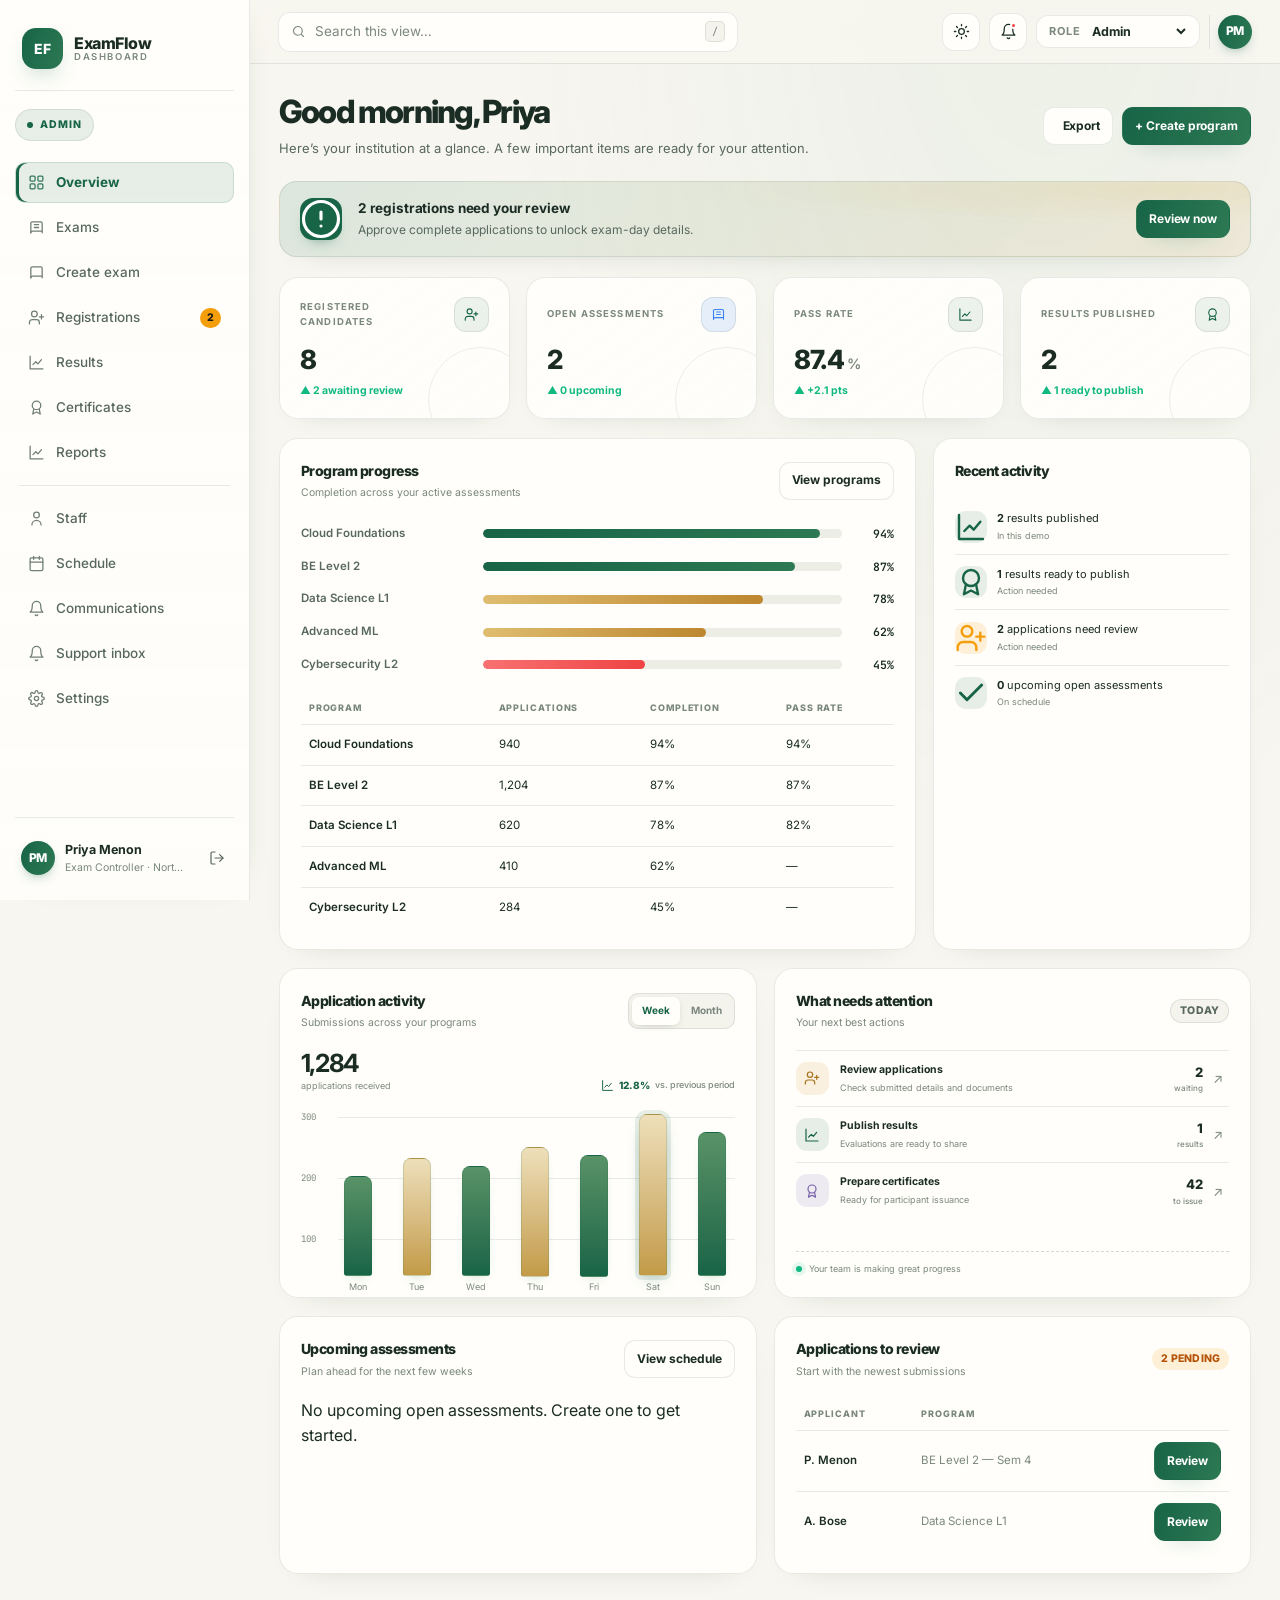
<file: exam-management/dashboard.html>
<!DOCTYPE html>
<html lang="en" data-theme="light">
<head>
<meta charset="UTF-8">
<meta name="viewport" content="width=device-width, initial-scale=1">
<title>ExamFlow — Dashboard</title>
<meta name="description" content="Role-based dashboard for super admins, exam controllers, teachers and students.">
<link rel="preconnect" href="https://fonts.googleapis.com">
<link rel="preconnect" href="https://fonts.gstatic.com" crossorigin>
<link href="https://fonts.googleapis.com/css2?family=Inter:wght@400;500;600;700;800;900&family=JetBrains+Mono:wght@500;600&display=swap" rel="stylesheet">
<link rel="stylesheet" href="dashboard.css">
</head>
<body>

<a class="skip-link" href="#dashContent">Skip to dashboard content</a>
<div class="dash-app" id="dashApp">

  <!-- ================ SIDEBAR ================ -->
  <aside class="dash-sidebar" id="sidebar">
    <a class="dash-brand" href="index.html" aria-label="Back to ExamFlow site">
      <span class="dash-brand-mark">EF</span>
      <span class="dash-brand-text">
        ExamFlow
        <em>dashboard</em>
      </span>
    </a>

    <div class="dash-role-badge" id="roleBadge">
      <span class="role-dot"></span>
      <span id="roleBadgeLabel">Admin</span>
    </div>

    <nav class="dash-nav" id="sidebarNav" aria-label="Main navigation"></nav>

    <div class="dash-sidebar-foot">
      <div class="dash-user-mini" id="sidebarUser">
        <span class="dash-avatar" id="sidebarAvatar">--</span>
        <div class="dash-user-info">
          <b id="sidebarName">Loading…</b>
          <small id="sidebarRole">—</small>
        </div>
      </div>
      <a class="dash-logout" href="index.html" title="Sign out">
        <svg viewBox="0 0 24 24" fill="none" stroke="currentColor" stroke-width="1.8" stroke-linecap="round" stroke-linejoin="round"><path d="M9 21H5a2 2 0 0 1-2-2V5a2 2 0 0 1 2-2h4"/><polyline points="16 17 21 12 16 7"/><line x1="21" y1="12" x2="9" y2="12"/></svg>
      </a>
    </div>
  </aside>

  <!-- ================ MAIN ================ -->
  <div class="dash-main">

    <!-- TOP BAR -->
    <header class="dash-topbar">
      <button class="dash-icon-btn dash-menu-btn" id="menuToggle" aria-label="Toggle menu" aria-expanded="false">
        <svg viewBox="0 0 24 24" fill="none" stroke="currentColor" stroke-width="2" stroke-linecap="round"><path d="M3 6h18M3 12h18M3 18h18"/></svg>
      </button>

      <div class="dash-search">
        <svg viewBox="0 0 24 24" fill="none" stroke="currentColor" stroke-width="1.8" stroke-linecap="round" stroke-linejoin="round"><circle cx="11" cy="11" r="7"/><path d="m20 20-3.5-3.5"/></svg>
        <input type="search" id="dashSearch" placeholder="Search this view…" aria-label="Search current view" aria-describedby="dashSearchStatus">
        <kbd>/</kbd>
        <span class="sr-only" id="dashSearchStatus" aria-live="polite"></span>
      </div>

      <div class="dash-topbar-tools">
        <button class="dash-icon-btn" id="themeToggle" aria-label="Toggle theme" title="Toggle theme">
          <svg class="ico-moon" viewBox="0 0 24 24" fill="none" stroke="currentColor" stroke-width="1.8" stroke-linecap="round" stroke-linejoin="round"><path d="M21 12.8A9 9 0 1 1 11.2 3a7 7 0 0 0 9.8 9.8Z"/></svg>
          <svg class="ico-sun" viewBox="0 0 24 24" fill="none" stroke="currentColor" stroke-width="1.8" stroke-linecap="round" stroke-linejoin="round"><circle cx="12" cy="12" r="4"/><path d="M12 2v2M12 20v2M2 12h2M20 12h2M4.9 4.9l1.4 1.4M17.7 17.7l1.4 1.4M19.1 4.9l-1.4 1.4M6.3 17.7l-1.4 1.4"/></svg>
        </button>

        <button class="dash-icon-btn dash-bell" id="bellBtn" aria-label="Notifications">
          <svg viewBox="0 0 24 24" fill="none" stroke="currentColor" stroke-width="1.8" stroke-linecap="round" stroke-linejoin="round"><path d="M6 8a6 6 0 0 1 12 0c0 7 3 9 3 9H3s3-2 3-9"/><path d="M10.3 21a1.94 1.94 0 0 0 3.4 0"/></svg>
          <span class="bell-dot"></span>
        </button>

        <label class="dash-role-switcher" title="Demo: switch role">
          <span>Role</span>
          <select id="roleSwitcher" aria-label="Switch demo role">
            <option value="super-admin">Super Admin</option>
            <option value="admin" selected>Admin</option>
            <option value="teacher">Teacher</option>
            <option value="student">Student</option>
          </select>
        </label>

        <div class="dash-avatar-wrap">
          <span class="dash-avatar" id="topAvatar">--</span>
        </div>
      </div>
    </header>

    <!-- CONTENT -->
    <main class="dash-content" id="dashContent" aria-live="polite"></main>

  </div>

  <!-- MOBILE OVERLAY -->
  <div class="dash-overlay" id="sidebarOverlay"></div>
</div>

<!-- TOAST -->
<div class="dash-toast" id="dashToast" role="status" aria-live="polite"></div>

<script src="dashboard.js"></script>
</body>
</html>
</file>
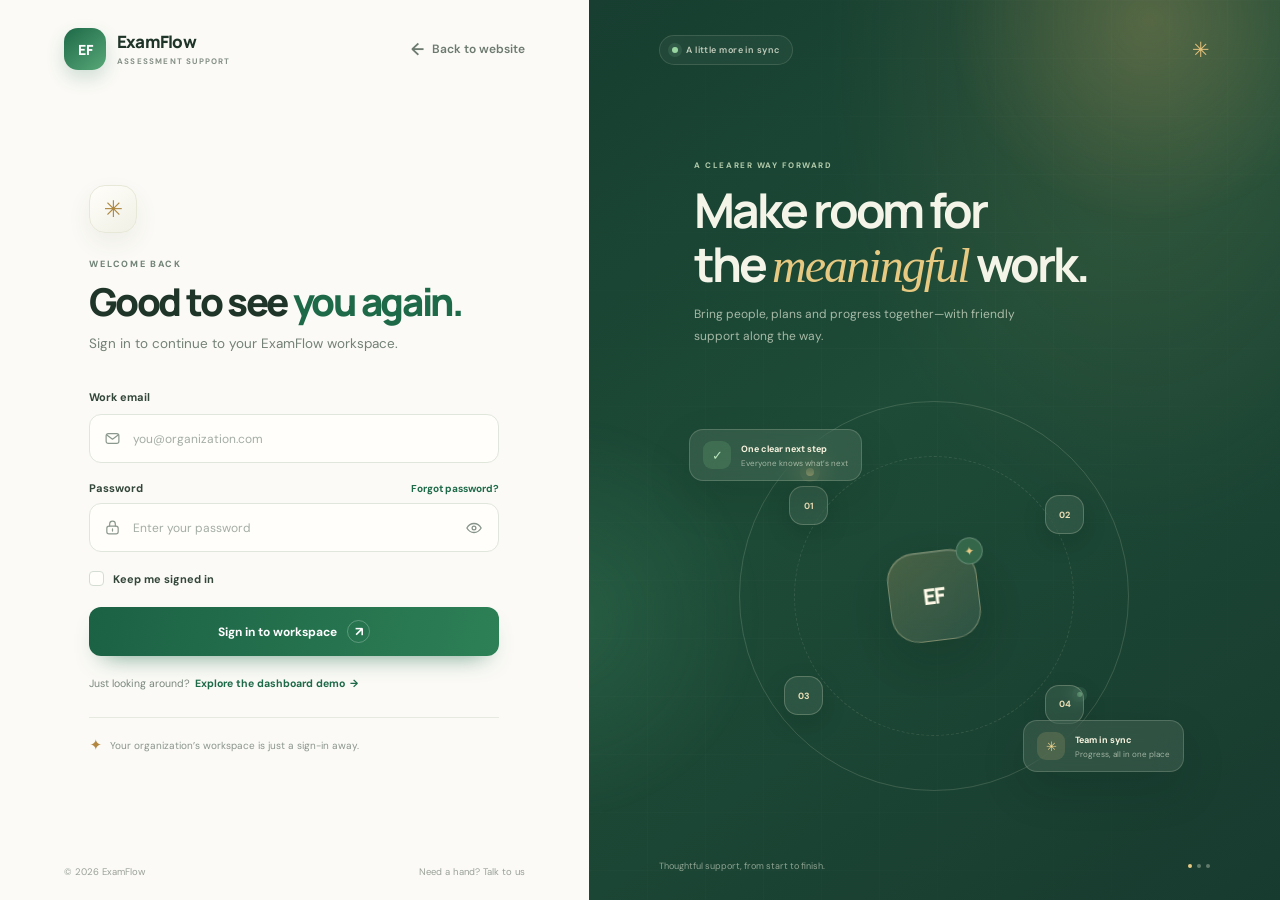
<file: exam-management/login.html>
<!DOCTYPE html>
<html lang="en" data-theme="light">
<head>
  <meta charset="UTF-8">
  <meta name="viewport" content="width=device-width, initial-scale=1">
  <meta name="theme-color" content="#f7f6f0">
  <title>Sign in — ExamFlow</title>
  <meta name="description" content="Sign in to your ExamFlow workspace.">
  <link rel="preconnect" href="https://fonts.googleapis.com">
  <link rel="preconnect" href="https://fonts.gstatic.com" crossorigin>
  <link href="https://fonts.googleapis.com/css2?family=DM+Sans:wght@400;500;600;700&family=Manrope:wght@400;500;600;700;800&display=swap" rel="stylesheet">
  <link rel="stylesheet" href="login.css">
</head>
<body>
  <main class="login-shell">
    <section class="login-main" aria-labelledby="loginTitle">
      <header class="login-header">
        <a class="brand" href="index.html" aria-label="ExamFlow home">
          <span class="brand-mark">EF</span>
          <span class="brand-name">ExamFlow<small>assessment support</small></span>
        </a>
        <a class="back-link" href="index.html"><span aria-hidden="true">←</span> Back to website</a>
      </header>

      <div class="form-wrap">
        <div class="welcome-mark" aria-hidden="true"><span>✳</span></div>
        <p class="eyebrow">WELCOME BACK</p>
        <h1 id="loginTitle">Good to see <span>you again.</span></h1>
        <p class="intro">Sign in to continue to your ExamFlow workspace.</p>

        <form class="login-form" id="loginForm">
          <label for="email">Work email</label>
          <div class="input-wrap">
            <svg viewBox="0 0 24 24" fill="none" aria-hidden="true"><rect x="3" y="5" width="18" height="14" rx="3"/><path d="m4 7 8 6 8-6"/></svg>
            <input id="email" name="email" type="email" placeholder="you@organization.com" autocomplete="username" required>
          </div>

          <div class="password-label">
            <label for="password">Password</label>
            <button type="button" class="text-button" id="forgotPassword">Forgot password?</button>
          </div>
          <div class="input-wrap">
            <svg viewBox="0 0 24 24" fill="none" aria-hidden="true"><rect x="4" y="10" width="16" height="11" rx="3"/><path d="M8 10V7a4 4 0 0 1 8 0v3M12 14v3"/></svg>
            <input id="password" name="password" type="password" placeholder="Enter your password" autocomplete="current-password" required>
            <button type="button" class="show-password" id="togglePassword" aria-label="Show password" aria-pressed="false">
              <svg viewBox="0 0 24 24" fill="none" aria-hidden="true"><path d="M2.5 12s3.4-6 9.5-6 9.5 6 9.5 6-3.4 6-9.5 6-9.5-6-9.5-6Z"/><circle cx="12" cy="12" r="2.5"/></svg>
            </button>
          </div>

          <label class="remember">
            <input type="checkbox" name="remember">
            <span class="checkmark" aria-hidden="true"></span>
            <span>Keep me signed in</span>
          </label>

          <button class="submit-button" type="submit">
            <span>Sign in to workspace</span>
            <span class="submit-arrow" aria-hidden="true">↗</span>
          </button>
          <p class="form-message" id="formMessage" role="status" aria-live="polite"></p>
        </form>

        <div class="demo-link">
          <span>Just looking around?</span>
          <a href="dashboard.html">Explore the dashboard demo <span aria-hidden="true">→</span></a>
        </div>

        <p class="login-note"><span aria-hidden="true">✦</span> Your organization’s workspace is just a sign-in away.</p>
      </div>

      <footer class="login-footer">
        <span>© <span id="year"></span> ExamFlow</span>
        <a href="index.html#contact">Need a hand? Talk to us</a>
      </footer>
    </section>

    <aside class="login-art" aria-label="A calmer way to manage every step">
      <div class="art-glow art-glow-one"></div>
      <div class="art-glow art-glow-two"></div>
      <div class="art-grid"></div>

      <div class="art-topline">
        <span class="art-status"><i></i> A little more in sync</span>
        <span class="art-sparkle" aria-hidden="true">✳</span>
      </div>

      <div class="art-copy">
        <p class="art-kicker">A CLEARER WAY FORWARD</p>
        <h2>Make room for<br>the <span>meaningful</span> work.</h2>
        <p>Bring people, plans and progress together—with friendly support along the way.</p>
      </div>

      <div class="orbit-scene" aria-hidden="true">
        <div class="orbit orbit-outer"></div>
        <div class="orbit orbit-inner"></div>
        <div class="orbit-center"><span>EF</span><i>✦</i></div>
        <div class="orbit-node node-one"><span>01</span></div>
        <div class="orbit-node node-two"><span>02</span></div>
        <div class="orbit-node node-three"><span>03</span></div>
        <div class="orbit-node node-four"><span>04</span></div>

        <div class="float-note note-one">
          <span class="note-icon note-check">✓</span>
          <span><b>One clear next step</b><small>Everyone knows what’s next</small></span>
        </div>
        <div class="float-note note-two">
          <span class="note-icon note-star">✳</span>
          <span><b>Team in sync</b><small>Progress, all in one place</small></span>
        </div>
      </div>

      <div class="art-bottom">
        <span>Thoughtful support, from start to finish.</span>
        <div class="art-dots" aria-hidden="true"><i></i><i></i><i></i></div>
      </div>
    </aside>
  </main>
  <script src="login.js"></script>
</body>
</html>
</file>
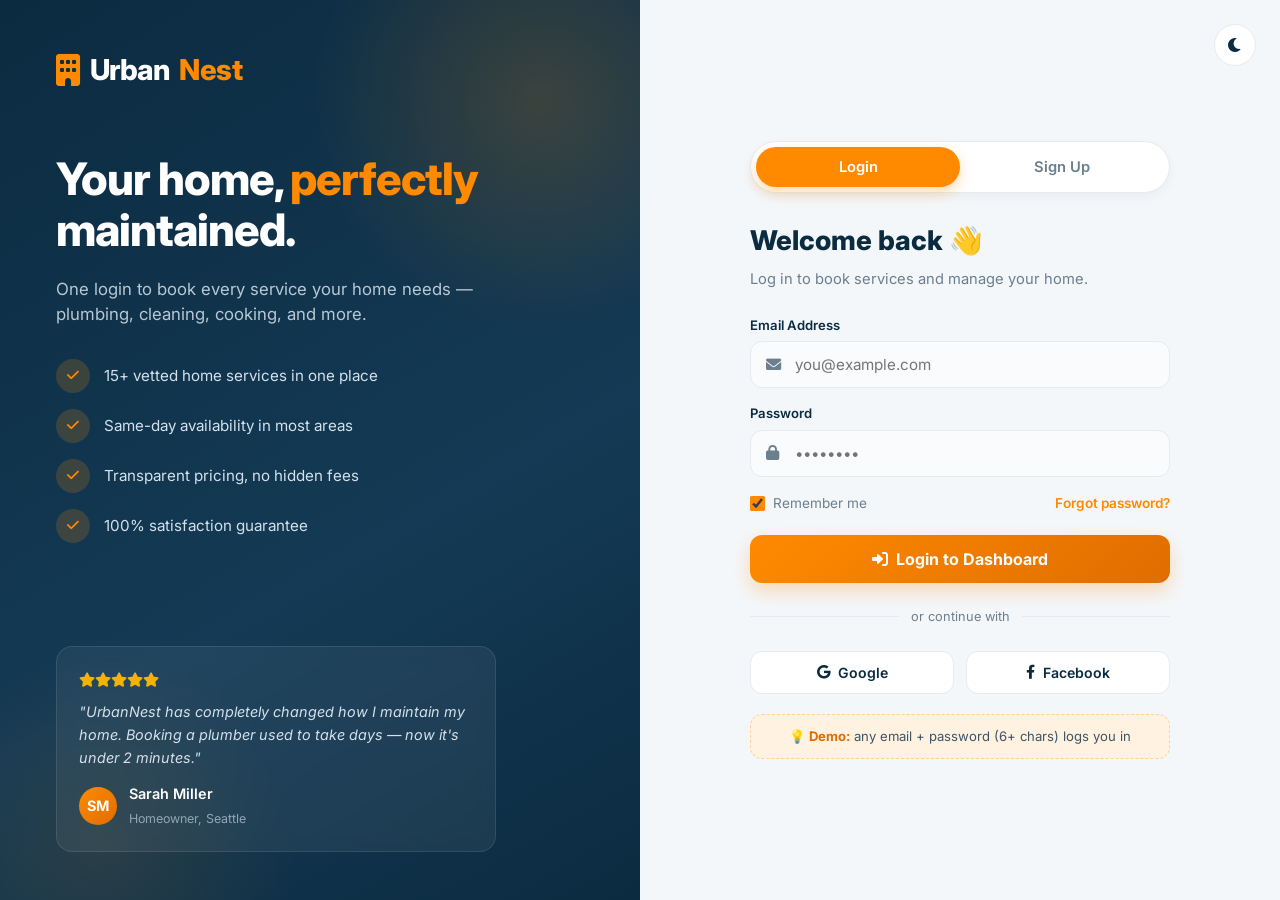
<file: real-state/dashboard.html>
<!DOCTYPE html>
<html lang="en" data-theme="light">
<head>
  <meta charset="UTF-8">
  <meta name="viewport" content="width=device-width, initial-scale=1.0">
  <title>UrbanNest | Dashboard</title>
  <link rel="preconnect" href="https://fonts.googleapis.com">
  <link rel="preconnect" href="https://fonts.gstatic.com" crossorigin>
  <link href="https://fonts.googleapis.com/css2?family=Inter:opsz,wght@14..32,400;14..32,500;14..32,600;14..32,700;14..32,800&display=swap" rel="stylesheet">
  <link rel="stylesheet" href="https://cdnjs.cloudflare.com/ajax/libs/font-awesome/6.0.0-beta3/css/all.min.css">
  <style>
    * { margin: 0; padding: 0; box-sizing: border-box; font-family: 'Inter', system-ui, sans-serif; }
    html { scroll-behavior: smooth; }
    body { background: var(--bg-page); color: var(--text-heading); line-height: 1.5; overflow-x: hidden; transition: background 0.35s, color 0.35s; }
    button { font-family: inherit; cursor: pointer; }
    a { text-decoration: none; }

    /* ============ THEME TOKENS ============ */
    :root {
      --primary: #ff8a00;
      --primary-dark: #e06d00;
      --primary-soft: #fff2e0;
      --primary-border: #ffd199;
      --bg-page: #f4f7fa;
      --bg-card: #ffffff;
      --bg-sidebar: #0b2b40;
      --bg-topbar: rgba(255, 255, 255, 0.92);
      --bg-hover: #f4f7fa;
      --bg-input: #f9fbfd;
      --text-heading: #0b2b40;
      --text-body: #3e5467;
      --text-muted: #6b7f8e;
      --text-on-dark: #e8eef3;
      --text-on-dark-muted: #8fa6b8;
      --border-color: #e5ebf1;
      --success: #16a34a;
      --success-soft: #dcfce7;
      --warning: #f59e0b;
      --warning-soft: #fef3c7;
      --info: #0ea5e9;
      --info-soft: #e0f2fe;
      --purple: #8b5cf6;
      --purple-soft: #ede9fe;
      --danger: #ef4444;
      --danger-soft: #fee2e2;
      --shadow-sm: 0 4px 12px rgba(0, 0, 0, 0.04);
      --shadow-md: 0 12px 28px rgba(0, 40, 70, 0.1);
      --shadow-lg: 0 24px 48px rgba(0, 40, 70, 0.15);
    }
    [data-theme="dark"] {
      --primary-soft: rgba(255, 138, 0, 0.14);
      --bg-page: #0a1620;
      --bg-card: #132432;
      --bg-sidebar: #081521;
      --bg-topbar: rgba(19, 36, 50, 0.92);
      --bg-hover: #1a2c3d;
      --bg-input: #0f1e2b;
      --text-heading: #e8eef3;
      --text-body: #b8c8d4;
      --text-muted: #8fa6b8;
      --border-color: #1f3a4d;
      --success-soft: rgba(22, 163, 74, 0.15);
      --warning-soft: rgba(245, 158, 11, 0.15);
      --info-soft: rgba(14, 165, 233, 0.15);
      --purple-soft: rgba(139, 92, 246, 0.15);
      --danger-soft: rgba(239, 68, 68, 0.15);
      --shadow-sm: 0 4px 12px rgba(0, 0, 0, 0.35);
      --shadow-md: 0 12px 28px rgba(0, 0, 0, 0.5);
      --shadow-lg: 0 24px 48px rgba(0, 0, 0, 0.65);
    }

    /* ============ ANIMATIONS ============ */
    @keyframes float { 0%, 100% { transform: translateY(0); } 50% { transform: translateY(-8px); } }
    @keyframes fadeIn { from { opacity: 0; } to { opacity: 1; } }
    @keyframes fadeSlideUp { from { opacity: 0; transform: translateY(20px); } to { opacity: 1; transform: translateY(0); } }
    @keyframes growBar { from { transform: scaleY(0); } to { transform: scaleY(1); } }
    @keyframes slideInLeft { from { transform: translateX(-100%); } to { transform: translateX(0); } }
    @keyframes slideInRight { from { transform: translateX(100%); } to { transform: translateX(0); } }
    @keyframes toastIn { from { opacity: 0; transform: translateY(-12px); } to { opacity: 1; transform: translateY(0); } }
    @keyframes modalIn { from { opacity: 0; transform: scale(0.94) translateY(20px); } to { opacity: 1; transform: scale(1) translateY(0); } }
    @keyframes pulseGlow {
      0% { box-shadow: 0 0 0 0 rgba(255, 138, 0, 0.4); }
      70% { box-shadow: 0 0 0 16px rgba(255, 138, 0, 0); }
      100% { box-shadow: 0 0 0 0 rgba(255, 138, 0, 0); }
    }

    /* ============ COMMON ============ */
    .btn-primary {
      display: inline-flex; align-items: center; justify-content: center; gap: 8px;
      padding: 12px 20px; border-radius: 12px; border: none;
      background: linear-gradient(135deg, var(--primary), var(--primary-dark));
      color: white; font-weight: 700; font-size: 0.92rem;
      transition: 0.3s; box-shadow: 0 8px 20px rgba(255, 138, 0, 0.28);
      white-space: nowrap;
    }
    .btn-primary:hover { transform: translateY(-2px); box-shadow: 0 12px 24px rgba(255, 138, 0, 0.4); }
    .btn-ghost {
      display: inline-flex; align-items: center; justify-content: center; gap: 8px;
      padding: 11px 18px; border-radius: 12px; border: 1.5px solid var(--border-color);
      background: var(--bg-card); color: var(--text-heading); font-weight: 600;
      font-size: 0.9rem; transition: 0.3s;
    }
    .btn-ghost:hover { border-color: var(--primary); color: var(--primary); }
    .btn-danger-soft {
      display: inline-flex; align-items: center; justify-content: center; gap: 6px;
      padding: 8px 14px; border-radius: 8px; border: 1px solid var(--danger-soft);
      background: var(--danger-soft); color: var(--danger); font-weight: 600;
      font-size: 0.8rem; transition: 0.3s;
    }
    .btn-danger-soft:hover { background: var(--danger); color: white; }
    .btn-sm { padding: 8px 14px; font-size: 0.82rem; border-radius: 8px; }

    .icon-btn {
      width: 42px; height: 42px; border-radius: 50%;
      border: 1.5px solid var(--border-color); background: var(--bg-card);
      color: var(--text-heading); font-size: 1rem;
      display: inline-flex; align-items: center; justify-content: center;
      transition: 0.25s; position: relative;
    }
    .icon-btn:hover { color: var(--primary); border-color: var(--primary); transform: scale(1.06); }
    .icon-btn.sm { width: 34px; height: 34px; font-size: 0.82rem; }

    /* ============ LAYOUT ============ */
    .dashboard-layout { display: flex; min-height: 100vh; }

    /* ============ SIDEBAR ============ */
    .sidebar {
      width: 268px; background: var(--bg-sidebar); color: var(--text-on-dark);
      display: flex; flex-direction: column; padding: 24px 14px;
      position: sticky; top: 0; height: 100vh; flex-shrink: 0;
      transition: transform 0.3s ease; overflow-y: auto;
    }
    .sidebar::-webkit-scrollbar { width: 6px; }
    .sidebar::-webkit-scrollbar-thumb { background: rgba(255, 255, 255, 0.1); border-radius: 3px; }

    .sidebar .brand {
      display: flex; align-items: center; gap: 10px;
      font-size: 1.5rem; font-weight: 800; letter-spacing: -0.5px; color: white;
      padding: 0 8px 22px; border-bottom: 1px solid rgba(255, 255, 255, 0.08);
      margin-bottom: 16px;
    }
    .sidebar .brand i { color: var(--primary); font-size: 1.6rem; animation: float 4s infinite ease-in-out; }
    .sidebar .brand span { color: var(--primary); }

    .sidebar-nav { flex: 1; display: flex; flex-direction: column; gap: 2px; }
    .sidebar-nav .nav-label {
      font-size: 0.7rem; text-transform: uppercase; letter-spacing: 1.2px;
      color: var(--text-on-dark-muted); padding: 14px 12px 6px; font-weight: 700;
    }
    .sidebar-nav a {
      display: flex; align-items: center; gap: 12px; padding: 10px 14px;
      border-radius: 10px; color: var(--text-on-dark-muted); font-size: 0.9rem;
      font-weight: 500; transition: 0.2s; cursor: pointer;
    }
    .sidebar-nav a i { width: 20px; font-size: 0.95rem; text-align: center; }
    .sidebar-nav a:hover { background: rgba(255, 255, 255, 0.06); color: var(--text-on-dark); }
    .sidebar-nav a.active {
      background: linear-gradient(135deg, var(--primary), var(--primary-dark));
      color: white; box-shadow: 0 6px 16px rgba(255, 138, 0, 0.35);
    }
    .sidebar-nav a .badge-count {
      margin-left: auto; background: var(--primary); color: white;
      font-size: 0.68rem; font-weight: 700; padding: 2px 7px; border-radius: 20px;
    }
    .sidebar-nav a.active .badge-count { background: rgba(255, 255, 255, 0.25); }

    .upgrade-card {
      margin-top: 14px; padding: 16px; border-radius: 14px;
      background: linear-gradient(135deg, rgba(255, 138, 0, 0.18), rgba(255, 138, 0, 0.05));
      border: 1px solid rgba(255, 138, 0, 0.25);
    }
    .upgrade-card h4 { font-size: 0.88rem; color: white; margin-bottom: 6px; }
    .upgrade-card p { font-size: 0.76rem; color: var(--text-on-dark-muted); margin-bottom: 12px; line-height: 1.4; }
    .upgrade-card button {
      width: 100%; padding: 8px; border-radius: 8px; border: none;
      background: var(--primary); color: white; font-weight: 600; font-size: 0.8rem; transition: 0.2s;
    }
    .upgrade-card button:hover { background: var(--primary-dark); }

    /* ============ MAIN AREA ============ */
    .main-area { flex: 1; display: flex; flex-direction: column; min-width: 0; }

    /* ============ TOPBAR ============ */
    .topbar {
      height: 72px; background: var(--bg-topbar); backdrop-filter: blur(12px);
      border-bottom: 1px solid var(--border-color); display: flex;
      align-items: center; gap: 16px; padding: 0 24px;
      position: sticky; top: 0; z-index: 100;
    }
    .mobile-sidebar-btn { display: none; }

    .search-bar { flex: 1; max-width: 420px; position: relative; }
    .search-bar input {
      width: 100%; padding: 11px 16px 11px 42px; border-radius: 50px;
      border: 1.5px solid var(--border-color); background: var(--bg-input);
      color: var(--text-heading); font-size: 0.9rem; outline: none; transition: 0.3s;
    }
    .search-bar input:focus { border-color: var(--primary); background: var(--bg-card); box-shadow: 0 0 0 4px rgba(255, 138, 0, 0.1); }
    .search-bar > i {
      position: absolute; left: 16px; top: 50%; transform: translateY(-50%);
      color: var(--text-muted); font-size: 0.9rem;
    }

    .topbar-actions { display: flex; align-items: center; gap: 12px; margin-left: auto; }
    .notif-dot {
      position: absolute; top: 8px; right: 8px; width: 8px; height: 8px;
      background: var(--danger); border-radius: 50%; border: 2px solid var(--bg-card);
    }

    .user-menu-wrap { position: relative; }
    .user-chip {
      display: flex; align-items: center; gap: 10px; padding: 5px 12px 5px 5px;
      border-radius: 50px; border: 1.5px solid var(--border-color); background: var(--bg-card);
      cursor: pointer; transition: 0.25s;
    }
    .user-chip:hover { border-color: var(--primary); }
    .user-avatar {
      width: 34px; height: 34px; border-radius: 50%;
      background: linear-gradient(135deg, var(--primary), var(--primary-dark));
      color: white; display: flex; align-items: center; justify-content: center;
      font-weight: 700; font-size: 0.82rem; flex-shrink: 0;
    }
    .user-avatar.lg { width: 44px; height: 44px; font-size: 0.95rem; }
    .user-avatar.sm { width: 30px; height: 30px; font-size: 0.72rem; }
    .user-chip .user-info { display: flex; flex-direction: column; line-height: 1.15; text-align: left; }
    .user-chip .user-info strong { font-size: 0.85rem; color: var(--text-heading); font-weight: 600; }
    .user-chip .user-info span { font-size: 0.72rem; color: var(--text-muted); }
    .user-chip > i { font-size: 0.7rem; color: var(--text-muted); }

    .user-dropdown {
      position: absolute; top: calc(100% + 10px); right: 0; min-width: 230px;
      background: var(--bg-card); border: 1px solid var(--border-color);
      border-radius: 14px; box-shadow: var(--shadow-lg); padding: 8px;
      opacity: 0; visibility: hidden; transform: translateY(-8px);
      transition: 0.25s ease; z-index: 200;
    }
    .user-dropdown.open { opacity: 1; visibility: visible; transform: translateY(0); }
    .user-dropdown .dd-user {
      display: flex; align-items: center; gap: 12px;
      padding: 12px; border-bottom: 1px solid var(--border-color); margin-bottom: 6px;
    }
    .user-dropdown .dd-user strong { font-size: 0.88rem; color: var(--text-heading); display: block; }
    .user-dropdown .dd-user span { font-size: 0.76rem; color: var(--text-muted); }
    .user-dropdown a {
      display: flex; align-items: center; gap: 12px; padding: 10px 14px;
      border-radius: 8px; color: var(--text-body); font-size: 0.88rem;
      font-weight: 500; cursor: pointer; transition: 0.2s;
    }
    .user-dropdown a:hover { background: var(--bg-hover); color: var(--primary); }
    .user-dropdown a i { width: 16px; font-size: 0.9rem; }
    .user-dropdown .divider-line { height: 1px; background: var(--border-color); margin: 6px 0; }

    /* ============ CONTENT ============ */
    .content { padding: 28px 32px 48px; flex: 1; }
    .page-section { display: none; animation: fadeIn 0.35s ease; }
    .page-section.active { display: block; }

    .page-header {
      display: flex; justify-content: space-between; align-items: center;
      flex-wrap: wrap; gap: 16px; margin-bottom: 26px;
    }
    .page-header h1 { font-size: 1.7rem; font-weight: 800; color: var(--text-heading); margin-bottom: 4px; }
    .page-header p { font-size: 0.92rem; color: var(--text-muted); }
    .page-header-actions { display: flex; gap: 10px; flex-wrap: wrap; }

    .role-switcher {
      display: flex; align-items: center; gap: 6px; background: var(--bg-hover);
      border: 1px solid var(--border-color); border-radius: 999px; padding: 4px;
      box-shadow: var(--shadow-sm);
    }
    .role-option {
      border: none; background: transparent; color: var(--text-muted);
      padding: 7px 12px; border-radius: 999px; font-size: 0.72rem; font-weight: 700;
      letter-spacing: 0.03em; text-transform: uppercase; transition: 0.2s;
      cursor: pointer;
    }
    .role-short { display: none; }
    .role-option.active {
      background: linear-gradient(135deg, var(--primary), var(--primary-dark));
      color: white; box-shadow: 0 6px 14px rgba(255, 138, 0, 0.25);
    }

    .management-grid {
      display: grid; grid-template-columns: repeat(auto-fit, minmax(220px, 1fr)); gap: 18px; margin-bottom: 20px;
    }
    .kpi-card {
      padding: 18px; position: relative; overflow: hidden;
    }
    .kpi-card .label {
      font-size: 0.78rem; color: var(--text-muted); font-weight: 600; text-transform: uppercase; letter-spacing: 0.08em;
    }
    .kpi-card .value {
      margin-top: 12px; font-size: 2rem; font-weight: 800; color: var(--text-heading);
    }
    .kpi-card .delta {
      margin-top: 10px; display: inline-flex; align-items: center; gap: 6px; font-size: 0.76rem; font-weight: 700;
      padding: 4px 10px; border-radius: 999px;
    }
    .kpi-card .delta.up { background: var(--success-soft); color: var(--success); }
    .kpi-card .delta.down { background: var(--danger-soft); color: var(--danger); }
    .kpi-card .trend {
      position: absolute; right: 12px; top: 12px; width: 60px; height: 42px; opacity: 0.7;
    }
    .mini-table {
      width: 100%; border-collapse: collapse; margin-top: 6px;
    }
    .mini-table th, .mini-table td {
      padding: 12px 10px; border-bottom: 1px solid var(--border-color); text-align: left; font-size: 0.84rem;
    }
    .mini-table th { color: var(--text-muted); font-size: 0.72rem; text-transform: uppercase; letter-spacing: 0.06em; }
    .mini-table td strong { color: var(--text-heading); }
    .chip {
      display: inline-flex; align-items: center; justify-content: center; padding: 5px 9px; border-radius: 999px;
      font-size: 0.72rem; font-weight: 700;
    }
    .chip.green { background: var(--success-soft); color: var(--success); }
    .chip.orange { background: var(--warning-soft); color: var(--warning); }
    .chip.blue { background: var(--info-soft); color: var(--info); }
    .chip.red { background: var(--danger-soft); color: var(--danger); }
    .score-list {
      display: flex; flex-direction: column; gap: 10px;
      margin-top: 8px;
    }
    .score-row {
      display: flex; align-items: center; justify-content: space-between; gap: 12px;
      padding: 10px 12px; border-radius: 10px; background: var(--bg-hover); border: 1px solid var(--border-color);
    }
    .score-row strong { font-size: 0.86rem; color: var(--text-heading); }
    .score-row span { font-size: 0.75rem; color: var(--text-muted); }
    .score-progress {
      position: relative; width: 100px; height: 8px; border-radius: 999px; background: var(--border-color); overflow: hidden;
    }
    .score-progress i {
      position: absolute; inset: 0 auto 0 0; border-radius: inherit; background: linear-gradient(90deg, var(--primary), var(--primary-dark));
    }

    /* ============ CARDS ============ */
    .card { background: var(--bg-card); border-radius: 16px; border: 1px solid var(--border-color); box-shadow: var(--shadow-sm); transition: 0.3s; }
    .card-header { padding: 18px 22px; border-bottom: 1px solid var(--border-color); display: flex; justify-content: space-between; align-items: center; flex-wrap: wrap; gap: 10px; }
    .card-header h3 { font-size: 1.02rem; font-weight: 700; color: var(--text-heading); display: flex; align-items: center; gap: 8px; }
    .card-header h3 i { color: var(--primary); font-size: 0.9rem; }
    .card-header a { color: var(--primary); font-size: 0.85rem; font-weight: 600; cursor: pointer; }
    .card-body { padding: 22px; }

    /* ============ STATS ============ */
    .stats-grid { display: grid; grid-template-columns: repeat(auto-fit, minmax(220px, 1fr)); gap: 18px; margin-bottom: 24px; }
    .stat-card { padding: 20px; position: relative; overflow: hidden; }
    .stat-card:hover { transform: translateY(-4px); box-shadow: var(--shadow-md); border-color: var(--primary-border); }
    .stat-top { display: flex; justify-content: space-between; align-items: flex-start; }
    .stat-icon {
      width: 46px; height: 46px; border-radius: 12px;
      background: var(--primary-soft); color: var(--primary);
      display: flex; align-items: center; justify-content: center; font-size: 1.25rem;
    }
    .dashboard-extra-grid {
      display: grid; grid-template-columns: 1.2fr 1fr 1fr; gap: 18px; margin-bottom: 24px;
    }
    .overview-card { padding: 20px; }
    .score-ring {
      position: relative; width: 120px; height: 120px; margin: 12px auto 10px; border-radius: 50%;
      background: conic-gradient(var(--primary) 0 86%, var(--border-color) 0 100%);
      display: grid; place-items: center;
    }
    .score-ring::before {
      content: ''; position: absolute; inset: 12px; border-radius: 50%;
      background: var(--bg-card); border: 1px solid var(--border-color);
    }
    .score-ring strong {
      position: relative; z-index: 1; font-size: 1.7rem; color: var(--text-heading);
    }
    .health-copy {
      text-align: center; font-size: 0.82rem; color: var(--text-muted); margin-bottom: 8px;
    }
    .mini-badge {
      display: inline-flex; align-items: center; gap: 6px; background: var(--success-soft);
      color: var(--success); font-size: 0.72rem; font-weight: 700; padding: 5px 9px; border-radius: 999px;
    }
    .service-promo-list, .savings-list { display: flex; flex-direction: column; gap: 12px; }
    .promo-item, .saving-row {
      display: flex; align-items: center; justify-content: space-between; gap: 12px;
      padding: 10px 12px; border: 1px solid var(--border-color); border-radius: 10px;
      background: var(--bg-hover);
    }
    .promo-item strong, .saving-row strong { font-size: 0.85rem; color: var(--text-heading); }
    .promo-item span, .saving-row span { font-size: 0.74rem; color: var(--text-muted); }
    .promo-item .pill, .saving-row .bar-pill {
      display: inline-flex; align-items: center; justify-content: center; min-width: 54px;
      padding: 5px 8px; border-radius: 999px; font-size: 0.7rem; font-weight: 700;
      background: var(--primary-soft); color: var(--primary);
    }
    .saving-row .bar-track {
      flex: 1; height: 8px; background: var(--border-color); border-radius: 999px; overflow: hidden;
      min-width: 90px; margin-right: 8px;
    }
    .saving-row .bar-fill {
      display: block; height: 100%; background: linear-gradient(90deg, var(--primary), var(--primary-dark)); border-radius: inherit;
    }
    .dashboard-note {
      margin-top: 18px; display: flex; align-items: center; justify-content: space-between;
      gap: 12px; padding: 14px 16px; border-radius: 12px; background: linear-gradient(135deg, var(--primary-soft), rgba(255, 138, 0, 0.06));
      border: 1px solid var(--primary-border);
    }
    .dashboard-note strong { font-size: 0.88rem; color: var(--text-heading); }
    .dashboard-note span { font-size: 0.76rem; color: var(--text-muted); }
    .stat-card:nth-child(2) .stat-icon { background: var(--info-soft); color: var(--info); }
    .stat-card:nth-child(3) .stat-icon { background: var(--success-soft); color: var(--success); }
    .stat-card:nth-child(4) .stat-icon { background: var(--purple-soft); color: var(--purple); }
    .stat-spark { display: flex; align-items: flex-end; gap: 3px; height: 30px; }
    .stat-spark span { width: 4px; background: var(--primary); border-radius: 2px; opacity: 0.35; }
    .stat-card:nth-child(2) .stat-spark span { background: var(--info); }
    .stat-card:nth-child(3) .stat-spark span { background: var(--success); }
    .stat-card:nth-child(4) .stat-spark span { background: var(--purple); }
    .stat-label { font-size: 0.82rem; color: var(--text-muted); font-weight: 500; margin-top: 14px; }
    .stat-value { font-size: 1.8rem; font-weight: 800; color: var(--text-heading); line-height: 1.1; margin-top: 2px; }
    .stat-trend { display: inline-flex; align-items: center; gap: 5px; margin-top: 8px; font-size: 0.78rem; font-weight: 600; }
    .stat-trend.up { color: var(--success); }
    .stat-trend.down { color: var(--danger); }

    /* ============ GRIDS ============ */
    .dash-grid { display: grid; grid-template-columns: 2fr 1fr; gap: 20px; margin-bottom: 20px; }
    .dash-grid-full { display: grid; grid-template-columns: 1fr 1fr; gap: 20px; margin-bottom: 20px; }
    .dash-grid-3 { display: grid; grid-template-columns: repeat(3, 1fr); gap: 20px; margin-bottom: 20px; }

    /* ============ CHART ============ */
    .chart-legend { display: flex; gap: 20px; margin-bottom: 20px; font-size: 0.82rem; color: var(--text-muted); }
    .chart-legend span { display: inline-flex; align-items: center; gap: 6px; }
    .legend-dot { width: 10px; height: 10px; border-radius: 50%; background: var(--primary); }
    .chart-bars { display: flex; align-items: flex-end; justify-content: space-between; height: 220px; gap: 8px; padding-top: 10px; }
    .bar-col { flex: 1; display: flex; flex-direction: column; align-items: center; gap: 8px; height: 100%; }
    .bar-wrap { flex: 1; width: 100%; display: flex; align-items: flex-end; justify-content: center; }
    .bar {
      width: 100%; max-width: 34px; border-radius: 6px 6px 0 0;
      background: linear-gradient(180deg, var(--primary), var(--primary-dark));
      transform-origin: bottom; animation: growBar 0.9s cubic-bezier(0.2, 0.8, 0.4, 1) backwards;
      transition: 0.3s;
    }
    .bar-col:hover .bar { filter: brightness(1.15); }
    .bar-col label { font-size: 0.72rem; color: var(--text-muted); font-weight: 500; }

    /* ============ BOOKING ROWS ============ */
    .booking-row {
      display: grid; grid-template-columns: 44px 1fr auto auto auto; gap: 14px;
      align-items: center; padding: 13px 0; border-bottom: 1px solid var(--border-color);
    }
    .booking-row:last-child { border-bottom: none; padding-bottom: 0; }
    .booking-row:first-child { padding-top: 0; }
    .booking-icon {
      width: 44px; height: 44px; border-radius: 12px; background: var(--primary-soft);
      color: var(--primary); display: flex; align-items: center; justify-content: center;
      font-size: 1.05rem; flex-shrink: 0;
    }
    .booking-icon.blue { background: var(--info-soft); color: var(--info); }
    .booking-icon.green { background: var(--success-soft); color: var(--success); }
    .booking-icon.purple { background: var(--purple-soft); color: var(--purple); }
    .booking-icon.warn { background: var(--warning-soft); color: var(--warning); }
    .booking-info strong { display: block; font-size: 0.9rem; color: var(--text-heading); font-weight: 600; }
    .booking-info span { font-size: 0.78rem; color: var(--text-muted); }
    .booking-amount { font-weight: 700; color: var(--text-heading); font-size: 0.9rem; }

    .status-badge { display: inline-flex; align-items: center; gap: 5px; padding: 4px 11px; border-radius: 20px; font-size: 0.72rem; font-weight: 600; white-space: nowrap; }
    .status-badge.completed { background: var(--success-soft); color: var(--success); }
    .status-badge.upcoming { background: var(--info-soft); color: var(--info); }
    .status-badge.progress { background: var(--warning-soft); color: var(--warning); }
    .status-badge.cancelled { background: var(--danger-soft); color: var(--danger); }
    .status-badge.pending { background: var(--purple-soft); color: var(--purple); }

    /* ============ ACTIVITY ============ */
    .activity-item { display: flex; gap: 12px; padding: 12px 0; border-bottom: 1px dashed var(--border-color); }
    .activity-item:last-child { border-bottom: none; padding-bottom: 0; }
    .activity-item:first-child { padding-top: 0; }
    .activity-dot {
      width: 10px; height: 10px; border-radius: 50%; background: var(--primary);
      margin-top: 6px; flex-shrink: 0; box-shadow: 0 0 0 4px rgba(255, 138, 0, 0.15);
    }
    .activity-item:nth-child(2) .activity-dot { background: var(--info); box-shadow: 0 0 0 4px var(--info-soft); }
    .activity-item:nth-child(3) .activity-dot { background: var(--success); box-shadow: 0 0 0 4px var(--success-soft); }
    .activity-item:nth-child(4) .activity-dot { background: var(--purple); box-shadow: 0 0 0 4px var(--purple-soft); }
    .activity-text { flex: 1; }
    .activity-text strong { font-size: 0.88rem; color: var(--text-heading); font-weight: 600; display: block; margin-bottom: 2px; }
    .activity-text span { font-size: 0.78rem; color: var(--text-muted); }

    /* ============ UPCOMING ============ */
    .upcoming-item { display: flex; gap: 14px; padding: 13px 0; border-bottom: 1px solid var(--border-color); }
    .upcoming-item:last-child { border-bottom: none; padding-bottom: 0; }
    .upcoming-item:first-child { padding-top: 0; }
    .upcoming-date {
      width: 52px; flex-shrink: 0; text-align: center; padding: 8px 0;
      border-radius: 10px; background: var(--primary-soft); border: 1px solid var(--primary-border);
    }
    .upcoming-date .day { font-size: 1.2rem; font-weight: 800; color: var(--primary-dark); line-height: 1; }
    .upcoming-date .month { font-size: 0.68rem; font-weight: 700; color: var(--primary); text-transform: uppercase; letter-spacing: 0.5px; margin-top: 2px; }
    [data-theme="dark"] .upcoming-date .day { color: var(--primary); }
    .upcoming-info { flex: 1; }
    .upcoming-info strong { display: block; font-size: 0.9rem; color: var(--text-heading); font-weight: 600; }
    .upcoming-info span { font-size: 0.78rem; color: var(--text-muted); }
    .upcoming-info .pro-line { display: flex; align-items: center; gap: 6px; margin-top: 4px; font-size: 0.76rem; color: var(--text-muted); }
    .upcoming-info .pro-line i { color: var(--primary); font-size: 0.7rem; }

    /* ============ QUICK ACTIONS ============ */
    .quick-grid { display: grid; grid-template-columns: repeat(4, 1fr); gap: 12px; }
    .quick-tile {
      padding: 18px 8px; border-radius: 12px; background: var(--bg-hover);
      border: 1px solid var(--border-color); text-align: center; cursor: pointer; transition: 0.25s;
    }
    .quick-tile:hover { background: var(--primary-soft); border-color: var(--primary-border); transform: translateY(-3px); }
    .quick-tile i { font-size: 1.5rem; color: var(--primary); margin-bottom: 8px; display: block; }
    .quick-tile span { font-size: 0.78rem; font-weight: 600; color: var(--text-heading); }

    /* ============ TABS & FILTERS ============ */
    .filter-tabs { display: flex; gap: 8px; flex-wrap: wrap; margin-bottom: 20px; }
    .filter-tab {
      padding: 8px 18px; border-radius: 50px; border: 1.5px solid var(--border-color);
      background: transparent; color: var(--text-muted); font-weight: 600;
      font-size: 0.85rem; transition: 0.3s;
    }
    .filter-tab:hover, .filter-tab.active { background: var(--primary); border-color: var(--primary); color: white; }

    .toolbar { display: flex; gap: 10px; flex-wrap: wrap; margin-bottom: 18px; align-items: center; }
    .toolbar-search { flex: 1; min-width: 200px; position: relative; }
    .toolbar-search input {
      width: 100%; padding: 10px 14px 10px 38px; border-radius: 10px;
      border: 1.5px solid var(--border-color); background: var(--bg-input);
      color: var(--text-heading); font-size: 0.88rem; outline: none; transition: 0.3s;
    }
    .toolbar-search input:focus { border-color: var(--primary); background: var(--bg-card); }
    .toolbar-search > i {
      position: absolute; left: 13px; top: 50%; transform: translateY(-50%);
      color: var(--text-muted); font-size: 0.85rem;
    }
    .toolbar select {
      padding: 10px 14px; border-radius: 10px; border: 1.5px solid var(--border-color);
      background: var(--bg-input); color: var(--text-heading); font-size: 0.88rem;
      outline: none; cursor: pointer;
    }

    /* ============ TABLE ============ */
    table.data-table { width: 100%; border-collapse: collapse; }
    table.data-table thead th {
      text-align: left; padding: 13px 16px; font-size: 0.75rem;
      text-transform: uppercase; letter-spacing: 0.5px;
      color: var(--text-muted); font-weight: 600;
      border-bottom: 1px solid var(--border-color); background: var(--bg-hover);
    }
    table.data-table thead th:first-child { border-top-left-radius: 12px; }
    table.data-table thead th:last-child { border-top-right-radius: 12px; }
    table.data-table tbody td { padding: 14px 16px; border-bottom: 1px solid var(--border-color); font-size: 0.88rem; color: var(--text-body); vertical-align: middle; }
    table.data-table tbody tr:last-child td { border-bottom: none; }
    table.data-table tbody tr:hover td { background: var(--bg-hover); }
    .table-service { display: flex; align-items: center; gap: 12px; }
    .table-service .booking-icon { width: 38px; height: 38px; font-size: 0.92rem; }
    .table-service strong { color: var(--text-heading); font-weight: 600; font-size: 0.88rem; }
    .table-service span { font-size: 0.76rem; color: var(--text-muted); display: block; }

    /* ============ SERVICE CARDS ============ */
    .services-grid-dash { display: grid; grid-template-columns: repeat(auto-fill, minmax(230px, 1fr)); gap: 18px; }
    .svc-card { padding: 22px; text-align: center; transition: 0.3s; cursor: pointer; }
    .svc-card:hover { transform: translateY(-5px); box-shadow: var(--shadow-md); border-color: var(--primary-border); }
    .svc-icon {
      width: 56px; height: 56px; margin: 0 auto 14px; border-radius: 14px;
      background: var(--primary-soft); color: var(--primary);
      display: flex; align-items: center; justify-content: center; font-size: 1.5rem; transition: 0.3s;
    }
    .svc-card:hover .svc-icon { transform: scale(1.1) rotate(5deg); background: var(--primary); color: white; }
    .svc-card h3 { font-size: 1.02rem; font-weight: 700; color: var(--text-heading); margin-bottom: 6px; }
    .svc-card p { font-size: 0.8rem; color: var(--text-muted); margin-bottom: 12px; line-height: 1.4; min-height: 2.6em; }
    .svc-meta-row { display: flex; justify-content: space-between; align-items: center; padding: 10px 0; border-top: 1px dashed var(--border-color); margin-bottom: 8px; font-size: 0.8rem; }
    .svc-meta-row .price strong { color: var(--primary); font-weight: 800; font-size: 1rem; }
    .svc-meta-row .rating { color: #f5b301; font-weight: 600; }
    .svc-card .btn-primary { width: 100%; padding: 9px; font-size: 0.82rem; }

    /* ============ PROFESSIONALS ============ */
    .pros-grid { display: grid; grid-template-columns: repeat(auto-fill, minmax(260px, 1fr)); gap: 18px; }
    .pro-card { padding: 22px; text-align: center; transition: 0.3s; cursor: pointer; }
    .pro-card:hover { transform: translateY(-5px); box-shadow: var(--shadow-md); border-color: var(--primary-border); }
    .pro-avatar {
      width: 76px; height: 76px; border-radius: 50%; margin: 0 auto 12px;
      background: linear-gradient(135deg, var(--primary), var(--primary-dark));
      color: white; display: flex; align-items: center; justify-content: center;
      font-size: 1.5rem; font-weight: 700; position: relative;
    }
    .pro-avatar .online-dot {
      position: absolute; bottom: 2px; right: 2px; width: 14px; height: 14px;
      background: var(--success); border-radius: 50%; border: 2px solid var(--bg-card);
    }
    .pro-card h3 { font-size: 1.02rem; font-weight: 700; color: var(--text-heading); margin-bottom: 4px; }
    .pro-card .pro-role { font-size: 0.78rem; color: var(--primary); font-weight: 600; margin-bottom: 8px; }
    .pro-card .pro-stats { display: flex; justify-content: center; gap: 16px; font-size: 0.76rem; color: var(--text-muted); padding: 10px 0; border-top: 1px dashed var(--border-color); border-bottom: 1px dashed var(--border-color); margin-bottom: 12px; }
    .pro-card .pro-stats strong { color: var(--text-heading); font-size: 0.85rem; display: block; }
    .pro-card .btn-primary { width: 100%; padding: 8px; font-size: 0.8rem; }

    /* ============ PROPERTIES ============ */
    .props-grid { display: grid; grid-template-columns: repeat(auto-fill, minmax(280px, 1fr)); gap: 18px; }
    .prop-card { overflow: hidden; transition: 0.3s; }
    .prop-card:hover { transform: translateY(-5px); box-shadow: var(--shadow-md); border-color: var(--primary-border); }
    .prop-img {
      height: 140px; background: linear-gradient(135deg, var(--primary-soft), var(--primary-border));
      display: flex; align-items: center; justify-content: center; font-size: 3rem; color: var(--primary);
      position: relative;
    }
    .prop-img.blue { background: linear-gradient(135deg, var(--info-soft), #bae6fd); color: var(--info); }
    .prop-img.green { background: linear-gradient(135deg, var(--success-soft), #bbf7d0); color: var(--success); }
    .prop-img.purple { background: linear-gradient(135deg, var(--purple-soft), #ddd6fe); color: var(--purple); }
    .prop-badge {
      position: absolute; top: 12px; left: 12px; padding: 4px 10px;
      background: rgba(255, 255, 255, 0.95); color: var(--text-heading);
      border-radius: 20px; font-size: 0.72rem; font-weight: 600;
    }
    .prop-body { padding: 18px; }
    .prop-body h3 { font-size: 1rem; font-weight: 700; color: var(--text-heading); margin-bottom: 4px; }
    .prop-address { font-size: 0.8rem; color: var(--text-muted); margin-bottom: 12px; display: flex; align-items: center; gap: 5px; }
    .prop-stats { display: flex; gap: 14px; font-size: 0.78rem; color: var(--text-muted); margin-bottom: 14px; }
    .prop-stats i { color: var(--primary); font-size: 0.75rem; margin-right: 3px; }
    .prop-actions { display: flex; gap: 8px; }
    .prop-actions .btn-ghost { flex: 1; padding: 8px; font-size: 0.78rem; }

    /* ============ MESSAGES ============ */
    .messages-layout { display: grid; grid-template-columns: 320px 1fr; border: 1px solid var(--border-color); border-radius: 16px; overflow: hidden; background: var(--bg-card); min-height: 560px; }
    .msg-list { border-right: 1px solid var(--border-color); overflow-y: auto; }
    .msg-list-header { padding: 16px; border-bottom: 1px solid var(--border-color); }
    .msg-list-header h3 { font-size: 1rem; font-weight: 700; color: var(--text-heading); margin-bottom: 10px; }
    .msg-list-header input {
      width: 100%; padding: 8px 12px; border-radius: 8px; border: 1.5px solid var(--border-color);
      background: var(--bg-input); color: var(--text-heading); font-size: 0.82rem; outline: none;
    }
    .msg-thread { display: flex; gap: 12px; padding: 12px 16px; cursor: pointer; border-bottom: 1px solid var(--border-color); transition: 0.2s; }
    .msg-thread:hover { background: var(--bg-hover); }
    .msg-thread.active { background: var(--primary-soft); border-left: 3px solid var(--primary); }
    .msg-thread-info { flex: 1; min-width: 0; }
    .msg-thread-info strong { font-size: 0.85rem; color: var(--text-heading); font-weight: 600; display: block; }
    .msg-thread-info p { font-size: 0.76rem; color: var(--text-muted); white-space: nowrap; overflow: hidden; text-overflow: ellipsis; }
    .msg-thread-time { font-size: 0.7rem; color: var(--text-muted); }
    .msg-panel { display: flex; flex-direction: column; }
    .msg-panel-header { padding: 16px 20px; border-bottom: 1px solid var(--border-color); display: flex; align-items: center; gap: 12px; }
    .msg-panel-header .pro-live { display: flex; align-items: center; gap: 4px; color: var(--success); font-size: 0.76rem; }
    .msg-panel-header .pro-live::before { content: ''; width: 7px; height: 7px; background: var(--success); border-radius: 50%; }
    .msg-panel-body { flex: 1; padding: 20px; overflow-y: auto; display: flex; flex-direction: column; gap: 12px; background: var(--bg-hover); }
    .msg-day-sep { text-align: center; font-size: 0.72rem; color: var(--text-muted); margin: 6px 0; }
    .msg-bubble { max-width: 70%; padding: 11px 15px; border-radius: 14px; font-size: 0.86rem; line-height: 1.5; }
    .msg-bubble.them { background: var(--bg-card); border: 1px solid var(--border-color); color: var(--text-body); align-self: flex-start; border-bottom-left-radius: 4px; }
    .msg-bubble.me { background: linear-gradient(135deg, var(--primary), var(--primary-dark)); color: white; align-self: flex-end; border-bottom-right-radius: 4px; }
    .msg-bubble-time { font-size: 0.68rem; opacity: 0.65; margin-top: 3px; display: block; }
    .msg-input { padding: 12px 16px; border-top: 1px solid var(--border-color); display: flex; gap: 8px; align-items: center; }
    .msg-input input { flex: 1; padding: 10px 16px; border-radius: 50px; border: 1.5px solid var(--border-color); background: var(--bg-input); color: var(--text-heading); outline: none; font-size: 0.88rem; }
    .msg-input input:focus { border-color: var(--primary); }
    .msg-input .attach-btn { width: 40px; height: 40px; border-radius: 50%; border: 1.5px solid var(--border-color); background: var(--bg-card); color: var(--text-muted); cursor: pointer; transition: 0.2s; }
    .msg-input .attach-btn:hover { color: var(--primary); border-color: var(--primary); }
    .msg-input button.send { width: 40px; height: 40px; border-radius: 50%; border: none; background: var(--primary); color: white; font-size: 0.9rem; transition: 0.25s; display: flex; align-items: center; justify-content: center; }
    .msg-input button.send:hover { background: var(--primary-dark); transform: scale(1.05); }

    /* ============ PAYMENTS ============ */
    .summary-cards { display: grid; grid-template-columns: repeat(auto-fit, minmax(200px, 1fr)); gap: 16px; margin-bottom: 22px; }
    .summary-card { padding: 20px; }
    .summary-card .label { font-size: 0.8rem; color: var(--text-muted); font-weight: 500; margin-bottom: 8px; }
    .summary-card .value { font-size: 1.55rem; font-weight: 800; color: var(--text-heading); }
    .summary-card .value small { font-size: 0.82rem; color: var(--text-muted); font-weight: 500; }
    .pm-card {
      display: flex; justify-content: space-between; align-items: center; gap: 12px;
      padding: 14px 18px; border-radius: 12px; border: 1.5px solid var(--border-color);
      background: var(--bg-hover); margin-bottom: 10px;
    }
    .pm-card.default { border-color: var(--primary); background: var(--primary-soft); }
    .pm-left { display: flex; align-items: center; gap: 12px; }
    .pm-left i { font-size: 1.6rem; }
    .pm-left strong { font-size: 0.88rem; color: var(--text-heading); display: block; }
    .pm-left span { font-size: 0.76rem; color: var(--text-muted); }
    .pm-default-badge { font-size: 0.68rem; background: var(--primary); color: white; padding: 2px 8px; border-radius: 10px; font-weight: 700; }

    /* ============ DOCUMENTS ============ */
    .doc-row { display: flex; align-items: center; gap: 14px; padding: 13px 0; border-bottom: 1px solid var(--border-color); }
    .doc-row:last-child { border-bottom: none; padding-bottom: 0; }
    .doc-row:first-child { padding-top: 0; }
    .doc-icon {
      width: 42px; height: 42px; border-radius: 10px; display: flex;
      align-items: center; justify-content: center; font-size: 1.1rem; flex-shrink: 0;
    }
    .doc-icon.pdf { background: var(--danger-soft); color: var(--danger); }
    .doc-icon.img { background: var(--info-soft); color: var(--info); }
    .doc-icon.doc { background: var(--purple-soft); color: var(--purple); }
    .doc-info { flex: 1; }
    .doc-info strong { font-size: 0.88rem; color: var(--text-heading); display: block; font-weight: 600; }
    .doc-info span { font-size: 0.76rem; color: var(--text-muted); }
    .doc-actions { display: flex; gap: 4px; }
    .upload-zone {
      border: 2px dashed var(--border-color); border-radius: 14px; padding: 30px;
      text-align: center; transition: 0.3s; cursor: pointer; background: var(--bg-hover);
    }
    .upload-zone:hover { border-color: var(--primary); background: var(--primary-soft); }
    .upload-zone i { font-size: 2rem; color: var(--primary); margin-bottom: 10px; display: block; }
    .upload-zone strong { font-size: 0.92rem; color: var(--text-heading); display: block; margin-bottom: 4px; }
    .upload-zone span { font-size: 0.8rem; color: var(--text-muted); }

    /* ============ CALENDAR ============ */
    .calendar-head { display: flex; justify-content: space-between; align-items: center; margin-bottom: 16px; }
    .calendar-head h3 { font-size: 1.1rem; font-weight: 700; color: var(--text-heading); }
    .calendar-nav { display: flex; gap: 6px; }
    .calendar-grid { display: grid; grid-template-columns: repeat(7, 1fr); gap: 6px; }
    .cal-day-label { text-align: center; font-size: 0.72rem; font-weight: 700; color: var(--text-muted); text-transform: uppercase; padding: 6px 0; }
    .cal-day {
      aspect-ratio: 1; display: flex; flex-direction: column; align-items: center; justify-content: center;
      border-radius: 8px; font-size: 0.85rem; color: var(--text-body); cursor: pointer;
      transition: 0.2s; position: relative;
    }
    .cal-day:hover { background: var(--bg-hover); }
    .cal-day.muted { color: var(--text-muted); opacity: 0.4; }
    .cal-day.today { background: var(--primary); color: white; font-weight: 700; }
    .cal-day.has-event::after {
      content: ''; width: 5px; height: 5px; background: var(--primary);
      border-radius: 50%; position: absolute; bottom: 4px;
    }
    .cal-day.today.has-event::after { background: white; }

    /* ============ NOTIFICATIONS ============ */
    .notif-item {
      display: flex; gap: 14px; padding: 16px 18px; border-bottom: 1px solid var(--border-color);
      transition: 0.2s; cursor: pointer;
    }
    .notif-item:hover { background: var(--bg-hover); }
    .notif-item.unread { background: var(--primary-soft); }
    .notif-item.unread:hover { background: var(--primary-soft); filter: brightness(0.98); }
    .notif-icon {
      width: 40px; height: 40px; border-radius: 10px; display: flex;
      align-items: center; justify-content: center; font-size: 1rem; flex-shrink: 0;
    }
    .notif-icon.primary { background: var(--primary-soft); color: var(--primary); }
    .notif-icon.info { background: var(--info-soft); color: var(--info); }
    .notif-icon.success { background: var(--success-soft); color: var(--success); }
    .notif-icon.warn { background: var(--warning-soft); color: var(--warning); }
    .notif-body { flex: 1; }
    .notif-body strong { font-size: 0.88rem; color: var(--text-heading); display: block; font-weight: 600; margin-bottom: 2px; }
    .notif-body p { font-size: 0.8rem; color: var(--text-muted); margin-bottom: 4px; }
    .notif-body .time { font-size: 0.72rem; color: var(--text-muted); }
    .notif-item .unread-dot { width: 8px; height: 8px; background: var(--primary); border-radius: 50%; flex-shrink: 0; margin-top: 8px; }

    /* ============ REVIEWS ============ */
    .review-item { padding: 16px 0; border-bottom: 1px solid var(--border-color); }
    .review-item:last-child { border-bottom: none; padding-bottom: 0; }
    .review-item:first-child { padding-top: 0; }
    .review-head { display: flex; justify-content: space-between; align-items: start; margin-bottom: 10px; gap: 10px; }
    .review-user { display: flex; align-items: center; gap: 10px; }
    .review-user strong { font-size: 0.88rem; color: var(--text-heading); display: block; font-weight: 600; }
    .review-user span { font-size: 0.76rem; color: var(--text-muted); }
    .stars { color: #f5b301; font-size: 0.85rem; letter-spacing: 1px; }
    .review-text { font-size: 0.85rem; color: var(--text-body); line-height: 1.6; }
    .review-service { font-size: 0.76rem; color: var(--primary); font-weight: 600; margin-top: 6px; display: inline-block; background: var(--primary-soft); padding: 2px 8px; border-radius: 10px; }

    /* ============ SETTINGS TABS ============ */
    .settings-tabs { display: flex; gap: 4px; margin-bottom: 24px; border-bottom: 1px solid var(--border-color); overflow-x: auto; }
    .settings-tab {
      padding: 12px 18px; border: none; background: transparent; color: var(--text-muted);
      font-weight: 600; font-size: 0.88rem; cursor: pointer; transition: 0.2s;
      border-bottom: 2px solid transparent; white-space: nowrap;
    }
    .settings-tab.active { color: var(--primary); border-bottom-color: var(--primary); }
    .settings-tab:hover { color: var(--text-heading); }
    .settings-panel { display: none; animation: fadeIn 0.3s; }
    .settings-panel.active { display: block; }

    .settings-grid { display: grid; grid-template-columns: 1fr 1fr; gap: 20px; }
    .setting-row { display: flex; justify-content: space-between; align-items: center; padding: 15px 0; border-bottom: 1px solid var(--border-color); gap: 12px; }
    .setting-row:last-child { border-bottom: none; padding-bottom: 0; }
    .setting-row:first-child { padding-top: 0; }
    .setting-info strong { font-size: 0.9rem; color: var(--text-heading); font-weight: 600; display: block; margin-bottom: 2px; }
    .setting-info span { font-size: 0.8rem; color: var(--text-muted); }
    .toggle-switch {
      width: 46px; height: 26px; border-radius: 50px; background: var(--border-color);
      position: relative; transition: 0.3s; border: none; flex-shrink: 0;
    }
    .toggle-switch::after {
      content: ''; position: absolute; top: 3px; left: 3px; width: 20px; height: 20px;
      border-radius: 50%; background: white; transition: 0.3s; box-shadow: 0 2px 4px rgba(0,0,0,0.2);
    }
    .toggle-switch.on { background: var(--primary); }
    .toggle-switch.on::after { left: 23px; }

    /* ============ FIELD ============ */
    .field-group { margin-bottom: 16px; }
    .field-group label { display: block; font-size: 0.82rem; font-weight: 600; color: var(--text-heading); margin-bottom: 6px; }
    .field-wrap { position: relative; }
    .field-wrap input, .field-wrap select, .field-wrap textarea {
      width: 100%; padding: 12px 16px 12px 42px; border-radius: 12px;
      border: 1.5px solid var(--border-color); background: var(--bg-input); color: var(--text-heading);
      font-size: 0.92rem; outline: none; transition: 0.3s; font-family: inherit;
    }
    .field-wrap.no-icon input, .field-wrap.no-icon select, .field-wrap.no-icon textarea { padding-left: 16px; }
    .field-wrap input:focus, .field-wrap select:focus, .field-wrap textarea:focus {
      border-color: var(--primary); background: var(--bg-card); box-shadow: 0 0 0 4px rgba(255, 138, 0, 0.1);
    }
    .field-wrap > i {
      position: absolute; left: 14px; top: 50%; transform: translateY(-50%);
      color: var(--text-muted); font-size: 0.9rem; pointer-events: none;
    }
    .field-wrap textarea { resize: vertical; min-height: 90px; }

    /* ============ TEAM ============ */
    .team-row { display: flex; align-items: center; gap: 14px; padding: 14px 0; border-bottom: 1px solid var(--border-color); }
    .team-row:last-child { border-bottom: none; padding-bottom: 0; }
    .team-row:first-child { padding-top: 0; }
    .team-info { flex: 1; }
    .team-info strong { font-size: 0.9rem; color: var(--text-heading); font-weight: 600; display: block; }
    .team-info span { font-size: 0.78rem; color: var(--text-muted); }
    .team-role-badge { font-size: 0.72rem; padding: 3px 10px; border-radius: 20px; font-weight: 600; background: var(--purple-soft); color: var(--purple); }
    .team-role-badge.owner { background: var(--primary-soft); color: var(--primary); }

    /* ============ SUPPORT ============ */
    .ticket-row { display: flex; gap: 14px; padding: 15px 0; border-bottom: 1px solid var(--border-color); align-items: center; }
    .ticket-row:last-child { border-bottom: none; padding-bottom: 0; }
    .ticket-row:first-child { padding-top: 0; }
    .ticket-info { flex: 1; }
    .ticket-info strong { font-size: 0.88rem; color: var(--text-heading); display: block; font-weight: 600; margin-bottom: 2px; }
    .ticket-info span { font-size: 0.76rem; color: var(--text-muted); }
    .ticket-id { font-size: 0.76rem; color: var(--primary); font-weight: 600; }

    /* ============ MODAL ============ */
    .modal-overlay {
      position: fixed; inset: 0; background: rgba(4, 12, 20, 0.65);
      backdrop-filter: blur(8px); display: flex; align-items: center; justify-content: center;
      z-index: 3000; opacity: 0; visibility: hidden; transition: 0.35s ease; padding: 20px;
    }
    .modal-overlay.open { opacity: 1; visibility: visible; }
    .modal {
      background: var(--bg-card); border-radius: 20px; width: 100%; max-width: 620px;
      max-height: 92vh; overflow-y: auto; position: relative;
      box-shadow: var(--shadow-lg); border: 1px solid var(--border-color);
      animation: modalIn 0.3s cubic-bezier(0.2, 0.8, 0.4, 1);
    }
    .modal.sm { max-width: 460px; }
    .modal.lg { max-width: 760px; }
    .modal-header {
      padding: 20px 24px; border-bottom: 1px solid var(--border-color);
      display: flex; justify-content: space-between; align-items: center;
      position: sticky; top: 0; background: var(--bg-card); z-index: 2;
      border-radius: 20px 20px 0 0;
    }
    .modal-header h3 { font-size: 1.1rem; font-weight: 700; color: var(--text-heading); }
    .modal-close {
      width: 34px; height: 34px; border-radius: 50%; border: 1.5px solid var(--border-color);
      background: var(--bg-card); color: var(--text-muted); font-size: 0.85rem;
      display: flex; align-items: center; justify-content: center; transition: 0.25s;
    }
    .modal-close:hover { color: var(--primary); border-color: var(--primary); transform: rotate(90deg); }
    .modal-body { padding: 24px; }
    .modal-footer {
      padding: 16px 24px; border-top: 1px solid var(--border-color);
      display: flex; justify-content: flex-end; gap: 10px;
      position: sticky; bottom: 0; background: var(--bg-card);
      border-radius: 0 0 20px 20px;
    }

    /* ============ WIZARD ============ */
    .wizard-steps { display: flex; gap: 8px; margin-bottom: 24px; }
    .wiz-step { flex: 1; text-align: center; }
    .wiz-step-num {
      width: 32px; height: 32px; margin: 0 auto 6px; border-radius: 50%;
      background: var(--bg-hover); color: var(--text-muted); font-weight: 700; font-size: 0.85rem;
      display: flex; align-items: center; justify-content: center; transition: 0.3s;
    }
    .wiz-step.active .wiz-step-num { background: var(--primary); color: white; }
    .wiz-step.done .wiz-step-num { background: var(--success); color: white; }
    .wiz-step-label { font-size: 0.72rem; color: var(--text-muted); font-weight: 500; }
    .wiz-step.active .wiz-step-label { color: var(--text-heading); font-weight: 600; }

    .wiz-panel { display: none; animation: fadeIn 0.3s; }
    .wiz-panel.active { display: block; }

    .svc-option {
      display: flex; align-items: center; gap: 12px; padding: 12px 14px;
      border-radius: 10px; border: 1.5px solid var(--border-color); cursor: pointer;
      transition: 0.2s; margin-bottom: 8px;
    }
    .svc-option:hover { border-color: var(--primary-border); background: var(--primary-soft); }
    .svc-option.selected { border-color: var(--primary); background: var(--primary-soft); }
    .svc-option .booking-icon { width: 36px; height: 36px; font-size: 0.9rem; }
    .svc-option-info { flex: 1; }
    .svc-option-info strong { font-size: 0.88rem; color: var(--text-heading); display: block; font-weight: 600; }
    .svc-option-info span { font-size: 0.76rem; color: var(--text-muted); }
    .svc-option .svc-option-price { font-weight: 700; color: var(--primary); font-size: 0.88rem; }

    .time-slots { display: grid; grid-template-columns: repeat(3, 1fr); gap: 8px; }
    .time-slot {
      padding: 10px; border: 1.5px solid var(--border-color); border-radius: 8px;
      text-align: center; font-size: 0.82rem; font-weight: 600; color: var(--text-body);
      cursor: pointer; transition: 0.2s;
    }
    .time-slot:hover { border-color: var(--primary-border); background: var(--primary-soft); }
    .time-slot.selected { border-color: var(--primary); background: var(--primary); color: white; }

    .summary-box {
      background: var(--bg-hover); border-radius: 12px; padding: 16px;
      border: 1px solid var(--border-color);
    }
    .summary-row { display: flex; justify-content: space-between; padding: 8px 0; font-size: 0.88rem; }
    .summary-row .label { color: var(--text-muted); }
    .summary-row .value { color: var(--text-heading); font-weight: 600; }
    .summary-row.total { border-top: 1px dashed var(--border-color); margin-top: 6px; padding-top: 12px; font-size: 1rem; }
    .summary-row.total .value { color: var(--primary); font-size: 1.15rem; }

    /* ============ DETAIL MODAL ============ */
    .detail-hero {
      display: flex; gap: 16px; align-items: center; padding: 20px;
      background: var(--primary-soft); border-radius: 14px; margin-bottom: 20px;
    }
    [data-theme="dark"] .detail-hero { background: rgba(255, 138, 0, 0.12); }
    .detail-hero-icon {
      width: 64px; height: 64px; border-radius: 16px;
      background: linear-gradient(135deg, var(--primary), var(--primary-dark));
      color: white; display: flex; align-items: center; justify-content: center;
      font-size: 1.8rem; flex-shrink: 0;
    }
    .detail-hero-text h2 { font-size: 1.2rem; font-weight: 800; color: var(--text-heading); margin-bottom: 4px; }
    .detail-hero-text p { font-size: 0.85rem; color: var(--text-body); }

    .detail-section { margin-bottom: 20px; }
    .detail-section h4 {
      font-size: 0.82rem; text-transform: uppercase; letter-spacing: 0.5px;
      color: var(--text-muted); font-weight: 700; margin-bottom: 10px;
    }

    .tier-card {
      display: flex; justify-content: space-between; align-items: center;
      padding: 14px 16px; border: 1.5px solid var(--border-color); border-radius: 10px;
      margin-bottom: 8px; transition: 0.2s; cursor: pointer;
    }
    .tier-card:hover, .tier-card.selected { border-color: var(--primary); background: var(--primary-soft); }
    .tier-card .tier-name { font-weight: 700; font-size: 0.9rem; color: var(--text-heading); }
    .tier-card .tier-desc { font-size: 0.78rem; color: var(--text-muted); }
    .tier-card .tier-price { font-weight: 800; color: var(--primary); font-size: 1rem; }

    .pro-mini-row {
      display: flex; align-items: center; gap: 10px; padding: 10px 0;
      border-bottom: 1px solid var(--border-color);
    }
    .pro-mini-row:last-child { border-bottom: none; }
    .pro-mini-row .user-avatar { width: 36px; height: 36px; font-size: 0.82rem; }
    .pro-mini-info { flex: 1; }
    .pro-mini-info strong { font-size: 0.85rem; color: var(--text-heading); display: block; font-weight: 600; }
    .pro-mini-info span { font-size: 0.75rem; color: var(--text-muted); }
    .pro-mini-rating { font-size: 0.8rem; color: #f5b301; font-weight: 600; }

    /* ============ DRAWER (right side) ============ */
    .drawer-overlay {
      position: fixed; inset: 0; background: rgba(4, 12, 20, 0.5);
      backdrop-filter: blur(4px); z-index: 2999; opacity: 0; visibility: hidden;
      transition: 0.3s;
    }
    .drawer-overlay.open { opacity: 1; visibility: visible; }
    .drawer {
      position: fixed; top: 0; right: 0; height: 100vh; width: 100%; max-width: 480px;
      background: var(--bg-card); z-index: 3000; box-shadow: var(--shadow-lg);
      transform: translateX(100%); transition: transform 0.35s cubic-bezier(0.2, 0.8, 0.4, 1);
      display: flex; flex-direction: column;
    }
    .drawer.open { transform: translateX(0); }
    .drawer-header {
      padding: 20px 22px; border-bottom: 1px solid var(--border-color);
      display: flex; justify-content: space-between; align-items: center; flex-shrink: 0;
    }
    .drawer-header h3 { font-size: 1.05rem; font-weight: 700; color: var(--text-heading); }
    .drawer-body { flex: 1; overflow-y: auto; padding: 22px; }
    .drawer-footer { padding: 16px 22px; border-top: 1px solid var(--border-color); display: flex; gap: 10px; }

    /* ============ TOAST ============ */
    .toast-container { position: fixed; top: 24px; right: 24px; z-index: 5000; display: flex; flex-direction: column; gap: 10px; }
    .toast {
      min-width: 260px; padding: 14px 18px; border-radius: 12px;
      background: var(--bg-card); border: 1px solid var(--border-color);
      box-shadow: var(--shadow-lg); display: flex; align-items: center; gap: 12px;
      font-size: 0.88rem; color: var(--text-heading); animation: toastIn 0.35s ease both;
    }
    .toast i { color: var(--success); font-size: 1.05rem; }
    .toast.error i { color: var(--danger); }
    .toast.info i { color: var(--info); }

    /* ============ EMPTY STATE ============ */
    .empty-state { padding: 40px 20px; text-align: center; }
    .empty-state i { font-size: 3rem; color: var(--text-muted); opacity: 0.4; margin-bottom: 12px; display: block; }
    .empty-state h4 { font-size: 1rem; color: var(--text-heading); margin-bottom: 4px; }
    .empty-state p { font-size: 0.85rem; color: var(--text-muted); }

    /* ============ RESPONSIVE ============ */
    @media (max-width: 1100px) {
      .dash-grid, .dash-grid-full, .dash-grid-3 { grid-template-columns: 1fr; }
      .settings-grid { grid-template-columns: 1fr; }
    }
    @media (max-width: 1024px) {
      .sidebar { position: fixed; top: 0; left: 0; z-index: 500; transform: translateX(-100%); box-shadow: var(--shadow-lg); }
      .sidebar.open { transform: translateX(0); animation: slideInLeft 0.3s ease; }
      .mobile-sidebar-btn { display: inline-flex; }
      .search-bar { max-width: none; }
      .content { padding: 20px 16px 40px; }
      .messages-layout { grid-template-columns: 1fr; }
      .msg-list { display: none; }
      .quick-grid { grid-template-columns: repeat(2, 1fr); }
      .time-slots { grid-template-columns: repeat(2, 1fr); }
    }
    @media (max-width: 700px) {
      .stats-grid { grid-template-columns: 1fr 1fr; gap: 12px; }
      .dash-grid, .dash-grid-full, .dash-grid-3 { grid-template-columns: minmax(0, 1fr); }
      .dash-grid > *, .dash-grid-full > *, .dash-grid-3 > *, .card { min-width: 0; }
      .card-body { min-width: 0; }
      .mini-table, .data-table { display: block; max-width: 100%; overflow-x: auto; white-space: nowrap; }
      .notif-item { min-width: 0; gap: 10px; padding: 14px 12px; }
      .notif-body { min-width: 0; overflow-wrap: anywhere; }
      .stat-card { padding: 16px; }
      .stat-value { font-size: 1.5rem; }
      .stat-icon { width: 40px; height: 40px; font-size: 1.1rem; }
      .user-chip .user-info { display: none; }
      .topbar { padding: 0 14px; gap: 10px; height: 64px; }
      .topbar-actions { gap: 6px; min-width: 0; }
      .role-switcher { gap: 2px; padding: 3px; }
      .role-option { min-width: 30px; padding: 7px 6px; font-size: 0.62rem; }
      .role-full { display: none; }
      .role-short { display: inline; }
      .search-bar { display: none; }
      .page-header h1 { font-size: 1.4rem; }
      .booking-row { grid-template-columns: 40px 1fr auto; }
      .booking-amount, .booking-row > .status-badge { display: none; }
      .chart-bars { height: 160px; }
      .modal { padding: 0; }
      .modal-body { padding: 18px; }
      .drawer { max-width: 100%; }
    }
    @media (max-width: 500px) {
      .stats-grid { grid-template-columns: 1fr; }
      .wizard-steps { flex-wrap: wrap; }
    }
  </style>
</head>
<body>

<div class="dashboard-layout">

  <!-- ============ SIDEBAR ============ -->
  <aside class="sidebar" id="sidebar">
    <div class="brand"><i class="fas fa-building"></i> Urban<span>Nest</span></div>

    <nav class="sidebar-nav">
      <div class="nav-label" data-role="user,admin,superadmin">Main</div>
      <a class="nav-link active" data-page="dashboard" data-role="user,admin,superadmin"><i class="fas fa-th-large"></i> Dashboard</a>
      <a class="nav-link" data-page="bookings"><i class="fas fa-calendar-check"></i> Bookings <span class="badge-count">3</span></a>
      <a class="nav-link" data-page="services"><i class="fas fa-tools"></i> Services</a>
      <a class="nav-link" data-page="professionals"><i class="fas fa-user-tie"></i> Professionals</a>
      <a class="nav-link" data-page="properties"><i class="fas fa-home"></i> My Properties</a>
      <a class="nav-link" data-page="calendar"><i class="fas fa-calendar-alt"></i> Calendar</a>

      <div class="nav-label" data-role="provider">Provider Workspace</div>
      <a class="nav-link" data-page="provider-overview" data-role="provider"><i class="fas fa-chart-line"></i> Overview</a>
      <a class="nav-link" data-page="provider-jobs" data-role="provider"><i class="fas fa-clipboard-list"></i> Job Requests <span class="badge-count">4</span></a>
      <a class="nav-link" data-page="provider-services" data-role="provider"><i class="fas fa-tags"></i> Services & Pricing</a>
      <a class="nav-link" data-page="provider-availability" data-role="provider"><i class="fas fa-calendar-check"></i> Availability</a>
      <a class="nav-link" data-page="provider-earnings" data-role="provider"><i class="fas fa-wallet"></i> Earnings</a>
      <a class="nav-link" data-page="provider-reviews" data-role="provider"><i class="fas fa-star"></i> Reviews</a>
      <a class="nav-link" data-page="provider-profile" data-role="provider"><i class="fas fa-id-card"></i> Business Profile</a>
      <a class="nav-link" data-page="provider-messages" data-role="provider"><i class="fas fa-comments"></i> Customer Messages</a>
      <a class="nav-link" data-page="provider-notifications" data-role="provider"><i class="fas fa-bell"></i> Notifications</a>
      <a class="nav-link" data-page="support" data-role="provider"><i class="fas fa-life-ring"></i> Provider Support</a>

      <div class="nav-label" data-role="admin,superadmin">Management</div>
      <a class="nav-link" data-page="admin-console" data-role="admin,superadmin"><i class="fas fa-users-cog"></i> Admin Console</a>
      <a class="nav-link" data-page="team-management" data-role="admin,superadmin"><i class="fas fa-user-shield"></i> Team Management</a>
      <a class="nav-link" data-page="vendor-operations" data-role="admin,superadmin"><i class="fas fa-warehouse"></i> Vendor Ops</a>
      <a class="nav-link" data-page="user-management" data-role="admin,superadmin"><i class="fas fa-user-friends"></i> User Management</a>
      <a class="nav-link" data-page="property-management" data-role="admin,superadmin"><i class="fas fa-building"></i> Property Mgmt</a>
      <a class="nav-link" data-page="finance-control" data-role="admin,superadmin"><i class="fas fa-chart-pie"></i> Finance Control</a>
      <a class="nav-link" data-page="support-ops" data-role="admin,superadmin"><i class="fas fa-headset"></i> Support Ops</a>
      <a class="nav-link" data-page="global-control" data-role="superadmin"><i class="fas fa-globe"></i> Global Control</a>
      <a class="nav-link" data-page="audit-compliance" data-role="superadmin"><i class="fas fa-shield-alt"></i> Audit & Compliance</a>
      <a class="nav-link" data-page="system-logs" data-role="superadmin"><i class="fas fa-file-alt"></i> System Logs</a>

      <div class="nav-label" data-role="user,admin,superadmin">Communication</div>
      <a class="nav-link" data-page="messages"><i class="fas fa-comment-dots"></i> Messages <span class="badge-count">2</span></a>
      <a class="nav-link" data-page="notifications"><i class="fas fa-bell"></i> Notifications <span class="badge-count">5</span></a>
      <a class="nav-link" data-page="reviews"><i class="fas fa-star"></i> Reviews</a>

      <div class="nav-label" data-role="user,admin,superadmin">Finance</div>
      <a class="nav-link" data-page="payments"><i class="fas fa-credit-card"></i> Payments</a>
      <a class="nav-link" data-page="documents"><i class="fas fa-folder"></i> Documents</a>

      <div class="nav-label" data-role="user,admin,superadmin">Account</div>
      <a class="nav-link" data-page="settings"><i class="fas fa-cog"></i> Settings</a>
      <a class="nav-link" data-page="support"><i class="fas fa-life-ring"></i> Support</a>
      <a class="nav-link" id="sidebarLogout"><i class="fas fa-sign-out-alt"></i> Logout</a>
    </nav>

    <div class="upgrade-card">
      <h4><i class="fas fa-crown" style="color: var(--primary); margin-right: 4px;"></i> Go Premium</h4>
      <p>20% off all services, priority booking, and a dedicated manager.</p>
      <button onclick="showToast('Premium upgrade page opening...')">Upgrade Now</button>
    </div>
  </aside>

  <!-- ============ MAIN AREA ============ -->
  <div class="main-area">

    <!-- TOPBAR -->
    <header class="topbar">
      <button class="icon-btn mobile-sidebar-btn" id="mobileSidebarBtn" aria-label="Menu">
        <i class="fas fa-bars"></i>
      </button>
      <div class="search-bar">
        <i class="fas fa-search"></i>
        <input type="text" id="globalSearch" placeholder="Search bookings, services, pros..." oninput="globalSearchHandler(this.value)">
      </div>
      <div class="topbar-actions">
        <button class="icon-btn" id="dashThemeToggle" aria-label="Theme"><i class="fas fa-moon"></i></button>
        <button class="icon-btn" onclick="openNotifications()" aria-label="Notifications">
          <i class="fas fa-bell"></i><span class="notif-dot"></span>
        </button>
        <div class="role-switcher" aria-label="Role switcher">
          <button class="role-option active" data-role="user" aria-label="User" title="User"><span class="role-full">User</span><span class="role-short">U</span></button>
          <button class="role-option" data-role="provider" aria-label="Provider" title="Provider"><span class="role-full">Provider</span><span class="role-short">P</span></button>
          <button class="role-option" data-role="admin" aria-label="Admin" title="Admin"><span class="role-full">Admin</span><span class="role-short">A</span></button>
          <button class="role-option" data-role="superadmin" aria-label="Super Admin" title="Super Admin"><span class="role-full">Super Admin</span><span class="role-short">SA</span></button>
        </div>
        <div class="user-menu-wrap">
          <div class="user-chip" id="userChip">
            <div class="user-avatar" id="userAvatar">JD</div>
            <div class="user-info">
              <strong id="topUserName">John Doe</strong>
              <span id="topUserRole">Premium Member</span>
            </div>
            <i class="fas fa-chevron-down"></i>
          </div>
          <div class="user-dropdown" id="userDropdown">
            <div class="dd-user">
              <div class="user-avatar" id="ddAvatar">JD</div>
              <div>
                <strong id="ddName">John Doe</strong>
                <span id="ddEmail">john@example.com</span>
              </div>
            </div>
            <div class="divider-line"></div>
            <a data-page="settings"><i class="fas fa-user"></i> My Profile</a>
            <a data-page="properties"><i class="fas fa-home"></i> My Properties</a>
            <a data-page="documents"><i class="fas fa-folder"></i> Documents</a>
            <a data-page="support"><i class="fas fa-life-ring"></i> Help & Support</a>
            <div class="divider-line"></div>
            <a id="dropdownLogout" style="color: var(--danger);"><i class="fas fa-sign-out-alt"></i> Logout</a>
          </div>
        </div>
      </div>
    </header>

    <!-- CONTENT -->
    <div class="content">

      <!-- ================================================
           PAGE: DASHBOARD
      ================================================= -->
      <section class="page-section active" data-page="dashboard">
        <div class="page-header">
          <div>
            <h1>Welcome back, <span id="welcomeName" style="color: var(--primary);">John</span> 👋</h1>
            <p>Here's a complete snapshot of your home services.</p>
          </div>
          <div class="page-header-actions">
            <button class="btn-ghost" onclick="switchPage('calendar')"><i class="fas fa-calendar"></i> Calendar</button>
            <button class="btn-primary" onclick="openNewBookingWizard()"><i class="fas fa-plus"></i> New Booking</button>
          </div>
        </div>

        <!-- STATS -->
        <div class="stats-grid">
          <div class="card stat-card">
            <div class="stat-top">
              <div class="stat-icon"><i class="fas fa-calendar-check"></i></div>
              <div class="stat-spark">
                <span style="height: 40%"></span><span style="height: 60%"></span><span style="height: 45%"></span>
                <span style="height: 75%"></span><span style="height: 55%"></span><span style="height: 90%"></span>
              </div>
            </div>
            <div class="stat-label">Total Bookings</div>
            <div class="stat-value">24</div>
            <div class="stat-trend up"><i class="fas fa-arrow-up"></i> +3 this month</div>
          </div>
          <div class="card stat-card">
            <div class="stat-top">
              <div class="stat-icon"><i class="fas fa-spinner"></i></div>
              <div class="stat-spark">
                <span style="height: 30%"></span><span style="height: 50%"></span><span style="height: 40%"></span>
                <span style="height: 60%"></span><span style="height: 35%"></span><span style="height: 45%"></span>
              </div>
            </div>
            <div class="stat-label">Active Services</div>
            <div class="stat-value">3</div>
            <div class="stat-trend up"><i class="fas fa-circle" style="font-size: 8px;"></i> In progress</div>
          </div>
          <div class="card stat-card">
            <div class="stat-top">
              <div class="stat-icon"><i class="fas fa-wallet"></i></div>
              <div class="stat-spark">
                <span style="height: 45%"></span><span style="height: 55%"></span><span style="height: 65%"></span>
                <span style="height: 50%"></span><span style="height: 75%"></span><span style="height: 80%"></span>
              </div>
            </div>
            <div class="stat-label">Total Spent</div>
            <div class="stat-value">$1,248</div>
            <div class="stat-trend up"><i class="fas fa-arrow-up"></i> +12% vs last month</div>
          </div>
          <div class="card stat-card">
            <div class="stat-top">
              <div class="stat-icon"><i class="fas fa-star"></i></div>
              <div class="stat-spark">
                <span style="height: 70%"></span><span style="height: 65%"></span><span style="height: 80%"></span>
                <span style="height: 75%"></span><span style="height: 85%"></span><span style="height: 90%"></span>
              </div>
            </div>
            <div class="stat-label">Avg Rating Given</div>
            <div class="stat-value">4.8</div>
            <div class="stat-trend up"><i class="fas fa-thumbs-up"></i> Excellent</div>
          </div>
        </div>

        <div class="dashboard-extra-grid">
          <div class="card overview-card">
            <div class="card-header" style="padding: 0 0 14px; border-bottom: none; display: block;">
              <h3><i class="fas fa-heart"></i> Home Health</h3>
            </div>
            <div class="score-ring"><strong>86%</strong></div>
            <div class="health-copy">Everything is running smoothly across your home systems.</div>
            <div style="display: flex; justify-content: center;"><span class="mini-badge"><i class="fas fa-check"></i> 3 systems checked today</span></div>
          </div>

          <div class="card overview-card">
            <div class="card-header" style="padding: 0 0 16px; border-bottom: none; display: block;">
              <h3><i class="fas fa-tag"></i> Smart Offers</h3>
            </div>
            <div class="service-promo-list">
              <div class="promo-item">
                <div>
                  <strong>Quarterly Clean</strong><br>
                  <span>4 rooms · 15% off</span>
                </div>
                <span class="pill">Save $32</span>
              </div>
              <div class="promo-item">
                <div>
                  <strong>Home Safety Check</strong><br>
                  <span>Inspection bundle</span>
                </div>
                <span class="pill">Free</span>
              </div>
              <div class="promo-item">
                <div>
                  <strong>Maintenance Plan</strong><br>
                  <span>Includes 2 visits</span>
                </div>
                <span class="pill">$19/mo</span>
              </div>
            </div>
          </div>

          <div class="card overview-card">
            <div class="card-header" style="padding: 0 0 16px; border-bottom: none; display: block;">
              <h3><i class="fas fa-wallet"></i> Savings</h3>
            </div>
            <div class="savings-list">
              <div class="saving-row">
                <div style="display: flex; align-items: center; gap: 10px; flex: 1;">
                  <div class="bar-track"><span class="bar-fill" style="width: 82%;"></span></div>
                  <strong>82%</strong>
                </div>
                <span>Clean</span>
              </div>
              <div class="saving-row">
                <div style="display: flex; align-items: center; gap: 10px; flex: 1;">
                  <div class="bar-track"><span class="bar-fill" style="width: 64%;"></span></div>
                  <strong>64%</strong>
                </div>
                <span>Plumb</span>
              </div>
              <div class="saving-row">
                <div style="display: flex; align-items: center; gap: 10px; flex: 1;">
                  <div class="bar-track"><span class="bar-fill" style="width: 76%;"></span></div>
                  <strong>76%</strong>
                </div>
                <span>Repair</span>
              </div>
            </div>
          </div>
        </div>

        <div class="dashboard-note">
          <div>
            <strong>Next recommended action</strong><br>
            <span>Book a preventive home inspection before the holiday season.</span>
          </div>
          <button class="btn-primary" onclick="openNewBookingWizard('Plumbing')"><i class="fas fa-wand-sparkles"></i> Schedule</button>
        </div>

        <!-- CHART + UPCOMING -->
        <div class="dash-grid">
          <div class="card">
            <div class="card-header">
              <h3><i class="fas fa-chart-bar"></i> Bookings Overview</h3>
              <a>Last 8 months</a>
            </div>
            <div class="card-body">
              <div class="chart-legend">
                <span><span class="legend-dot"></span> Bookings</span>
              </div>
              <div class="chart-bars">
                <div class="bar-col"><div class="bar-wrap"><div class="bar" style="height: 45%"></div></div><label>Apr</label></div>
                <div class="bar-col"><div class="bar-wrap"><div class="bar" style="height: 62%"></div></div><label>May</label></div>
                <div class="bar-col"><div class="bar-wrap"><div class="bar" style="height: 38%"></div></div><label>Jun</label></div>
                <div class="bar-col"><div class="bar-wrap"><div class="bar" style="height: 78%"></div></div><label>Jul</label></div>
                <div class="bar-col"><div class="bar-wrap"><div class="bar" style="height: 55%"></div></div><label>Aug</label></div>
                <div class="bar-col"><div class="bar-wrap"><div class="bar" style="height: 88%"></div></div><label>Sep</label></div>
                <div class="bar-col"><div class="bar-wrap"><div class="bar" style="height: 70%"></div></div><label>Oct</label></div>
                <div class="bar-col"><div class="bar-wrap"><div class="bar" style="height: 95%"></div></div><label>Nov</label></div>
              </div>
            </div>
          </div>

          <div class="card">
            <div class="card-header">
              <h3><i class="fas fa-clock"></i> Upcoming Appointments</h3>
              <a data-page="bookings">View all</a>
            </div>
            <div class="card-body">
              <div class="upcoming-item">
                <div class="upcoming-date"><div class="day">05</div><div class="month">Nov</div></div>
                <div class="upcoming-info">
                  <strong>Plumbing Repair</strong>
                  <span>10:00 AM – 11:30 AM</span>
                  <div class="pro-line"><i class="fas fa-user-check"></i> Mike Rodriguez</div>
                </div>
              </div>
              <div class="upcoming-item">
                <div class="upcoming-date"><div class="day">08</div><div class="month">Nov</div></div>
                <div class="upcoming-info">
                  <strong>Deep Cleaning</strong>
                  <span>2:00 PM – 4:00 PM</span>
                  <div class="pro-line"><i class="fas fa-user-check"></i> Lisa Chen</div>
                </div>
              </div>
              <div class="upcoming-item">
                <div class="upcoming-date"><div class="day">12</div><div class="month">Nov</div></div>
                <div class="upcoming-info">
                  <strong>Chef Service</strong>
                  <span>6:00 PM – 8:00 PM</span>
                  <div class="pro-line"><i class="fas fa-user-check"></i> Sarah Johnson</div>
                </div>
              </div>
            </div>
          </div>
        </div>

        <!-- RECENT BOOKINGS + ACTIVITY -->
        <div class="dash-grid-full">
          <div class="card">
            <div class="card-header">
              <h3><i class="fas fa-history"></i> Recent Bookings</h3>
              <a data-page="bookings">View all</a>
            </div>
            <div class="card-body">
              <div class="booking-row">
                <div class="booking-icon"><i class="fas fa-wrench"></i></div>
                <div class="booking-info"><strong>Plumbing Repair</strong><span>Nov 2, 2025 · Mike R.</span></div>
                <span class="status-badge completed"><i class="fas fa-check"></i> Completed</span>
                <span class="booking-amount">$89</span>
                <button class="icon-btn sm" onclick="openBookingDetail('Plumbing Repair','$89','Completed','Mike Rodriguez','Nov 2, 2025')"><i class="fas fa-eye"></i></button>
              </div>
              <div class="booking-row">
                <div class="booking-icon blue"><i class="fas fa-spray-can"></i></div>
                <div class="booking-info"><strong>Deep Cleaning</strong><span>Nov 1, 2025 · Lisa C.</span></div>
                <span class="status-badge progress"><i class="fas fa-spinner"></i> In Progress</span>
                <span class="booking-amount">$120</span>
                <button class="icon-btn sm" onclick="openBookingDetail('Deep Cleaning','$120','In Progress','Lisa Chen','Nov 1, 2025')"><i class="fas fa-eye"></i></button>
              </div>
              <div class="booking-row">
                <div class="booking-icon green"><i class="fas fa-utensils"></i></div>
                <div class="booking-info"><strong>Chef Service</strong><span>Oct 28, 2025 · Sarah J.</span></div>
                <span class="status-badge completed"><i class="fas fa-check"></i> Completed</span>
                <span class="booking-amount">$150</span>
                <button class="icon-btn sm" onclick="openBookingDetail('Chef Service','$150','Completed','Sarah Johnson','Oct 28, 2025')"><i class="fas fa-eye"></i></button>
              </div>
              <div class="booking-row">
                <div class="booking-icon purple"><i class="fas fa-bolt"></i></div>
                <div class="booking-info"><strong>Electrical Check</strong><span>Oct 25, 2025 · Arjun P.</span></div>
                <span class="status-badge completed"><i class="fas fa-check"></i> Completed</span>
                <span class="booking-amount">$65</span>
                <button class="icon-btn sm" onclick="openBookingDetail('Electrical Check','$65','Completed','Arjun Patel','Oct 25, 2025')"><i class="fas fa-eye"></i></button>
              </div>
            </div>
          </div>

          <div class="card">
            <div class="card-header"><h3><i class="fas fa-bolt"></i> Recent Activity</h3></div>
            <div class="card-body">
              <div class="activity-item">
                <div class="activity-dot"></div>
                <div class="activity-text"><strong>Booked a plumbing service</strong><span>2 hours ago</span></div>
              </div>
              <div class="activity-item">
                <div class="activity-dot"></div>
                <div class="activity-text"><strong>Paid $89 for Plumbing Repair</strong><span>Yesterday</span></div>
              </div>
              <div class="activity-item">
                <div class="activity-dot"></div>
                <div class="activity-text"><strong>Rated Lisa Chen 5 stars ⭐</strong><span>2 days ago</span></div>
              </div>
              <div class="activity-item">
                <div class="activity-dot"></div>
                <div class="activity-text"><strong>Upgraded to Standard plan</strong><span>5 days ago</span></div>
              </div>

              <div style="margin-top: 20px;">
                <h4 style="font-size: 0.78rem; text-transform: uppercase; letter-spacing: 0.5px; color: var(--text-muted); margin-bottom: 12px; font-weight: 700;">Quick Actions</h4>
                <div class="quick-grid">
                  <div class="quick-tile" onclick="openNewBookingWizard()"><i class="fas fa-plus"></i><span>New Booking</span></div>
                  <div class="quick-tile" onclick="switchPage('professionals')"><i class="fas fa-user-tie"></i><span>Find Pro</span></div>
                  <div class="quick-tile" onclick="switchPage('payments')"><i class="fas fa-receipt"></i><span>Payments</span></div>
                  <div class="quick-tile" onclick="switchPage('support')"><i class="fas fa-life-ring"></i><span>Get Help</span></div>
                </div>
              </div>
            </div>
          </div>
        </div>
      </section>

      <!-- ================================================
           PAGE: BOOKINGS
      ================================================= -->
      <section class="page-section" data-page="bookings">
        <div class="page-header">
          <div>
            <h1>My Bookings</h1>
            <p>Manage all your past, current, and upcoming bookings.</p>
          </div>
          <div class="page-header-actions">
            <button class="btn-ghost" onclick="showToast('Exporting CSV...')"><i class="fas fa-download"></i> Export</button>
            <button class="btn-primary" onclick="openNewBookingWizard()"><i class="fas fa-plus"></i> New Booking</button>
          </div>
        </div>

        <div class="filter-tabs">
          <button class="filter-tab active" data-filter="all">All (24)</button>
          <button class="filter-tab" data-filter="upcoming">Upcoming (3)</button>
          <button class="filter-tab" data-filter="progress">In Progress (1)</button>
          <button class="filter-tab" data-filter="completed">Completed (18)</button>
          <button class="filter-tab" data-filter="cancelled">Cancelled (2)</button>
        </div>

        <div class="toolbar">
          <div class="toolbar-search">
            <i class="fas fa-search"></i>
            <input type="text" placeholder="Search bookings..." oninput="filterTable('bookingsTable', this.value)">
          </div>
          <select><option>All Services</option><option>Plumbing</option><option>Cleaning</option><option>Cooking</option></select>
          <select><option>Sort: Newest</option><option>Oldest</option><option>Amount ↑</option><option>Amount ↓</option></select>
        </div>

        <div class="card">
          <table class="data-table" id="bookingsTable">
            <thead>
              <tr>
                <th>Service</th>
                <th>Date & Time</th>
                <th>Professional</th>
                <th>Status</th>
                <th>Amount</th>
                <th>Actions</th>
              </tr>
            </thead>
            <tbody>
              <tr data-status="upcoming">
                <td><div class="table-service"><div class="booking-icon"><i class="fas fa-wrench"></i></div><div><strong>Plumbing Repair</strong><span>#BK-2451</span></div></div></td>
                <td>Nov 5, 2025 · 10:00 AM</td>
                <td>Mike Rodriguez</td>
                <td><span class="status-badge upcoming"><i class="fas fa-clock"></i> Upcoming</span></td>
                <td><strong>$89</strong></td>
                <td>
                  <button class="icon-btn sm" onclick="openBookingDetail('Plumbing Repair','$89','Upcoming','Mike Rodriguez','Nov 5, 2025')" title="View"><i class="fas fa-eye"></i></button>
                  <button class="icon-btn sm" onclick="showToast('Reschedule dialog opening...')" title="Reschedule"><i class="fas fa-calendar"></i></button>
                  <button class="icon-btn sm" style="color: var(--danger);" onclick="if(confirm('Cancel this booking?')) showToast('Booking cancelled', 'error')" title="Cancel"><i class="fas fa-times"></i></button>
                </td>
              </tr>
              <tr data-status="upcoming">
                <td><div class="table-service"><div class="booking-icon blue"><i class="fas fa-broom"></i></div><div><strong>Deep Cleaning</strong><span>#BK-2450</span></div></div></td>
                <td>Nov 8, 2025 · 2:00 PM</td>
                <td>Lisa Chen</td>
                <td><span class="status-badge upcoming"><i class="fas fa-clock"></i> Upcoming</span></td>
                <td><strong>$120</strong></td>
                <td>
                  <button class="icon-btn sm" onclick="openBookingDetail('Deep Cleaning','$120','Upcoming','Lisa Chen','Nov 8, 2025')"><i class="fas fa-eye"></i></button>
                  <button class="icon-btn sm" onclick="showToast('Reschedule dialog opening...')"><i class="fas fa-calendar"></i></button>
                  <button class="icon-btn sm" style="color: var(--danger);" onclick="if(confirm('Cancel this booking?')) showToast('Booking cancelled', 'error')"><i class="fas fa-times"></i></button>
                </td>
              </tr>
              <tr data-status="upcoming">
                <td><div class="table-service"><div class="booking-icon green"><i class="fas fa-utensils"></i></div><div><strong>Chef Service</strong><span>#BK-2449</span></div></div></td>
                <td>Nov 12, 2025 · 6:00 PM</td>
                <td>Sarah Johnson</td>
                <td><span class="status-badge upcoming"><i class="fas fa-clock"></i> Upcoming</span></td>
                <td><strong>$150</strong></td>
                <td>
                  <button class="icon-btn sm" onclick="openBookingDetail('Chef Service','$150','Upcoming','Sarah Johnson','Nov 12, 2025')"><i class="fas fa-eye"></i></button>
                  <button class="icon-btn sm" onclick="showToast('Reschedule dialog opening...')"><i class="fas fa-calendar"></i></button>
                  <button class="icon-btn sm" style="color: var(--danger);" onclick="if(confirm('Cancel this booking?')) showToast('Booking cancelled', 'error')"><i class="fas fa-times"></i></button>
                </td>
              </tr>
              <tr data-status="progress">
                <td><div class="table-service"><div class="booking-icon blue"><i class="fas fa-spray-can"></i></div><div><strong>Deep Cleaning</strong><span>#BK-2447</span></div></div></td>
                <td>Nov 1, 2025 · 1:00 PM</td>
                <td>Lisa Chen</td>
                <td><span class="status-badge progress"><i class="fas fa-spinner"></i> In Progress</span></td>
                <td><strong>$120</strong></td>
                <td>
                  <button class="icon-btn sm" onclick="openBookingDetail('Deep Cleaning','$120','In Progress','Lisa Chen','Nov 1, 2025')"><i class="fas fa-eye"></i></button>
                  <button class="icon-btn sm" onclick="switchPage('messages')" title="Message"><i class="fas fa-comment"></i></button>
                </td>
              </tr>
              <tr data-status="completed">
                <td><div class="table-service"><div class="booking-icon"><i class="fas fa-wrench"></i></div><div><strong>Plumbing Repair</strong><span>#BK-2448</span></div></div></td>
                <td>Nov 2, 2025 · 9:00 AM</td>
                <td>Mike Rodriguez</td>
                <td><span class="status-badge completed"><i class="fas fa-check"></i> Completed</span></td>
                <td><strong>$89</strong></td>
                <td>
                  <button class="icon-btn sm" onclick="openBookingDetail('Plumbing Repair','$89','Completed','Mike Rodriguez','Nov 2, 2025')"><i class="fas fa-eye"></i></button>
                  <button class="icon-btn sm" style="color: var(--warning);" onclick="openReviewModal('Plumbing Repair', 'Mike Rodriguez')" title="Review"><i class="fas fa-star"></i></button>
                </td>
              </tr>
              <tr data-status="completed">
                <td><div class="table-service"><div class="booking-icon green"><i class="fas fa-utensils"></i></div><div><strong>Chef Service</strong><span>#BK-2446</span></div></div></td>
                <td>Oct 28, 2025 · 7:00 PM</td>
                <td>Sarah Johnson</td>
                <td><span class="status-badge completed"><i class="fas fa-check"></i> Completed</span></td>
                <td><strong>$150</strong></td>
                <td>
                  <button class="icon-btn sm" onclick="openBookingDetail('Chef Service','$150','Completed','Sarah Johnson','Oct 28, 2025')"><i class="fas fa-eye"></i></button>
                  <button class="icon-btn sm" style="color: var(--warning);" onclick="openReviewModal('Chef Service', 'Sarah Johnson')"><i class="fas fa-star"></i></button>
                </td>
              </tr>
              <tr data-status="completed">
                <td><div class="table-service"><div class="booking-icon purple"><i class="fas fa-bolt"></i></div><div><strong>Electrical Check</strong><span>#BK-2445</span></div></div></td>
                <td>Oct 25, 2025 · 11:00 AM</td>
                <td>Arjun Patel</td>
                <td><span class="status-badge completed"><i class="fas fa-check"></i> Completed</span></td>
                <td><strong>$65</strong></td>
                <td>
                  <button class="icon-btn sm" onclick="openBookingDetail('Electrical Check','$65','Completed','Arjun Patel','Oct 25, 2025')"><i class="fas fa-eye"></i></button>
                  <button class="icon-btn sm" style="color: var(--warning);" onclick="openReviewModal('Electrical Check', 'Arjun Patel')"><i class="fas fa-star"></i></button>
                </td>
              </tr>
              <tr data-status="cancelled">
                <td><div class="table-service"><div class="booking-icon warn"><i class="fas fa-paint-roller"></i></div><div><strong>Room Painting</strong><span>#BK-2444</span></div></div></td>
                <td>Oct 20, 2025 · 10:00 AM</td>
                <td>—</td>
                <td><span class="status-badge cancelled"><i class="fas fa-times"></i> Cancelled</span></td>
                <td><strong>$180</strong></td>
                <td><button class="icon-btn sm" onclick="openBookingDetail('Room Painting','$180','Cancelled','—','Oct 20, 2025')"><i class="fas fa-eye"></i></button></td>
              </tr>
            </tbody>
          </table>
        </div>
      </section>

      <!-- ================================================
           PAGE: SERVICES
      ================================================= -->
      <section class="page-section" data-page="services">
        <div class="page-header">
          <div>
            <h1>Browse Services</h1>
            <p>Explore all services available in your area.</p>
          </div>
        </div>

        <div class="toolbar">
          <div class="toolbar-search">
            <i class="fas fa-search"></i>
            <input type="text" placeholder="Search services..." oninput="filterCards(this.value, '.svc-card')">
          </div>
          <select><option>All Categories</option><option>Maintenance</option><option>Cleaning</option><option>Cooking</option><option>Specialty</option></select>
        </div>

        <div class="services-grid-dash" id="servicesGrid">
          <div class="card svc-card" onclick="openServiceDetail('Plumbing','fa-wrench','$49','Fix leaks, pipe replacement, installations & 24/7 emergency service.')">
            <div class="svc-icon"><i class="fas fa-wrench"></i></div>
            <h3>Plumbing</h3><p>Leak fixes, pipe replacement & 24/7 emergency.</p>
            <div class="svc-meta-row"><span class="price">From <strong>$49</strong></span><span class="rating"><i class="fas fa-star"></i> 4.9</span></div>
            <button class="btn-primary" onclick="event.stopPropagation(); openNewBookingWizard('Plumbing')">Book Now</button>
          </div>
          <div class="card svc-card" onclick="openServiceDetail('Maid Service','fa-broom','$35','Regular cleaning, dusting, laundry & household upkeep.')">
            <div class="svc-icon"><i class="fas fa-broom"></i></div>
            <h3>Maid Service</h3><p>Regular cleaning, dusting, laundry & upkeep.</p>
            <div class="svc-meta-row"><span class="price">From <strong>$35</strong></span><span class="rating"><i class="fas fa-star"></i> 4.8</span></div>
            <button class="btn-primary" onclick="event.stopPropagation(); openNewBookingWizard('Maid Service')">Book Now</button>
          </div>
          <div class="card svc-card" onclick="openServiceDetail('Painting','fa-paint-roller','$120','Interior/exterior painting, texture finishes & color consulting.')">
            <div class="svc-icon"><i class="fas fa-paint-roller"></i></div>
            <h3>Painting</h3><p>Interior/exterior painting & color consulting.</p>
            <div class="svc-meta-row"><span class="price">From <strong>$120</strong></span><span class="rating"><i class="fas fa-star"></i> 4.9</span></div>
            <button class="btn-primary" onclick="event.stopPropagation(); openNewBookingWizard('Painting')">Book Now</button>
          </div>
          <div class="card svc-card" onclick="openServiceDetail('Deep Cleaning','fa-spray-can','$89','Move-in/out cleaning, carpet shampoo, window washing.')">
            <div class="svc-icon"><i class="fas fa-spray-can"></i></div>
            <h3>Deep Cleaning</h3><p>Move-in/out cleaning & carpet shampoo.</p>
            <div class="svc-meta-row"><span class="price">From <strong>$89</strong></span><span class="rating"><i class="fas fa-star"></i> 4.7</span></div>
            <button class="btn-primary" onclick="event.stopPropagation(); openNewBookingWizard('Deep Cleaning')">Book Now</button>
          </div>
          <div class="card svc-card" onclick="openServiceDetail('Cooking','fa-utensils','$59','Personal chefs, daily meal prep, party catering, dietary plans.')">
            <div class="svc-icon"><i class="fas fa-utensils"></i></div>
            <h3>Cooking</h3><p>Personal chefs & party catering.</p>
            <div class="svc-meta-row"><span class="price">From <strong>$59</strong></span><span class="rating"><i class="fas fa-star"></i> 4.9</span></div>
            <button class="btn-primary" onclick="event.stopPropagation(); openNewBookingWizard('Cooking')">Book Now</button>
          </div>
          <div class="card svc-card" onclick="openServiceDetail('Canteen Service','fa-concierge-bell','$99','Office & residential canteen, healthy tiffin, bulk meal plans.')">
            <div class="svc-icon"><i class="fas fa-concierge-bell"></i></div>
            <h3>Canteen Service</h3><p>Office & residential canteen, healthy tiffin.</p>
            <div class="svc-meta-row"><span class="price">From <strong>$99</strong></span><span class="rating"><i class="fas fa-star"></i> 4.6</span></div>
            <button class="btn-primary" onclick="event.stopPropagation(); openNewBookingWizard('Canteen Service')">Book Now</button>
          </div>
          <div class="card svc-card" onclick="openServiceDetail('Carpentry','fa-hammer','$65','Furniture assembly, custom woodwork, door & window repairs.')">
            <div class="svc-icon"><i class="fas fa-hammer"></i></div>
            <h3>Carpentry</h3><p>Furniture assembly & custom woodwork.</p>
            <div class="svc-meta-row"><span class="price">From <strong>$65</strong></span><span class="rating"><i class="fas fa-star"></i> 4.8</span></div>
            <button class="btn-primary" onclick="event.stopPropagation(); openNewBookingWizard('Carpentry')">Book Now</button>
          </div>
          <div class="card svc-card" onclick="openServiceDetail('Electrician','fa-bolt','$55','Wiring, lighting, smart home setups & safety inspections.')">
            <div class="svc-icon"><i class="fas fa-bolt"></i></div>
            <h3>Electrician</h3><p>Wiring, lighting & smart home setups.</p>
            <div class="svc-meta-row"><span class="price">From <strong>$55</strong></span><span class="rating"><i class="fas fa-star"></i> 4.9</span></div>
            <button class="btn-primary" onclick="event.stopPropagation(); openNewBookingWizard('Electrician')">Book Now</button>
          </div>
          <div class="card svc-card" onclick="openServiceDetail('Gardening','fa-leaf','$45','Lawn care, plant maintenance & landscape design.')">
            <div class="svc-icon"><i class="fas fa-leaf"></i></div>
            <h3>Gardening</h3><p>Lawn care & landscape design.</p>
            <div class="svc-meta-row"><span class="price">From <strong>$45</strong></span><span class="rating"><i class="fas fa-star"></i> 4.7</span></div>
            <button class="btn-primary" onclick="event.stopPropagation(); openNewBookingWizard('Gardening')">Book Now</button>
          </div>
          <div class="card svc-card" onclick="openServiceDetail('Pest Control','fa-bug','$79','Safe & eco-friendly pest removal, termite treatment, rodents.')">
            <div class="svc-icon"><i class="fas fa-bug"></i></div>
            <h3>Pest Control</h3><p>Eco-friendly pest removal & termite treatment.</p>
            <div class="svc-meta-row"><span class="price">From <strong>$79</strong></span><span class="rating"><i class="fas fa-star"></i> 4.6</span></div>
            <button class="btn-primary" onclick="event.stopPropagation(); openNewBookingWizard('Pest Control')">Book Now</button>
          </div>
          <div class="card svc-card" onclick="openServiceDetail('Appliance Repair','fa-tools','$69','Refrigerator, washing machine, oven & HVAC repairs.')">
            <div class="svc-icon"><i class="fas fa-tools"></i></div>
            <h3>Appliance Repair</h3><p>Refrigerator, washing machine & HVAC.</p>
            <div class="svc-meta-row"><span class="price">From <strong>$69</strong></span><span class="rating"><i class="fas fa-star"></i> 4.8</span></div>
            <button class="btn-primary" onclick="event.stopPropagation(); openNewBookingWizard('Appliance Repair')">Book Now</button>
          </div>
          <div class="card svc-card" onclick="openServiceDetail('Locksmith','fa-key','$39','Lock installation, emergency unlock, key duplication.')">
            <div class="svc-icon"><i class="fas fa-key"></i></div>
            <h3>Locksmith</h3><p>Lock installation & emergency unlock.</p>
            <div class="svc-meta-row"><span class="price">From <strong>$39</strong></span><span class="rating"><i class="fas fa-star"></i> 4.9</span></div>
            <button class="btn-primary" onclick="event.stopPropagation(); openNewBookingWizard('Locksmith')">Book Now</button>
          </div>
        </div>
      </section>

      <!-- ================================================
           PAGE: PROFESSIONALS
      ================================================= -->
      <section class="page-section" data-page="professionals">
        <div class="page-header">
          <div>
            <h1>Our Professionals</h1>
            <p>Browse vetted, background-checked professionals near you.</p>
          </div>
        </div>

        <div class="toolbar">
          <div class="toolbar-search">
            <i class="fas fa-search"></i>
            <input type="text" placeholder="Search by name or specialization..." oninput="filterCards(this.value, '.pro-card')">
          </div>
          <select><option>All Specializations</option><option>Plumber</option><option>Cleaner</option><option>Chef</option><option>Electrician</option></select>
          <select><option>Sort: Rating</option><option>Price: Low</option><option>Experience</option></select>
        </div>

        <div class="pros-grid">
          <div class="card pro-card" onclick="openProProfile('Mike Rodriguez','Master Plumber','4.9','128 jobs','8 years')">
            <div class="pro-avatar">MR<span class="online-dot"></span></div>
            <h3>Mike Rodriguez</h3>
            <div class="pro-role">Master Plumber</div>
            <div class="pro-stats">
              <div><strong>4.9 ⭐</strong>Rating</div>
              <div><strong>128</strong>Jobs</div>
              <div><strong>8y</strong>Exp.</div>
            </div>
            <button class="btn-primary" onclick="event.stopPropagation(); openNewBookingWizard('Plumbing')">Book</button>
          </div>
          <div class="card pro-card" onclick="openProProfile('Lisa Chen','Lead Cleaner','4.8','96 jobs','5 years')">
            <div class="pro-avatar">LC<span class="online-dot"></span></div>
            <h3>Lisa Chen</h3>
            <div class="pro-role">Lead Cleaner</div>
            <div class="pro-stats">
              <div><strong>4.8 ⭐</strong>Rating</div>
              <div><strong>96</strong>Jobs</div>
              <div><strong>5y</strong>Exp.</div>
            </div>
            <button class="btn-primary" onclick="event.stopPropagation(); openNewBookingWizard('Maid Service')">Book</button>
          </div>
          <div class="card pro-card" onclick="openProProfile('Arjun Patel','Certified Electrician','4.9','142 jobs','10 years')">
            <div class="pro-avatar">AP<span class="online-dot"></span></div>
            <h3>Arjun Patel</h3>
            <div class="pro-role">Electrician</div>
            <div class="pro-stats">
              <div><strong>4.9 ⭐</strong>Rating</div>
              <div><strong>142</strong>Jobs</div>
              <div><strong>10y</strong>Exp.</div>
            </div>
            <button class="btn-primary" onclick="event.stopPropagation(); openNewBookingWizard('Electrician')">Book</button>
          </div>
          <div class="card pro-card" onclick="openProProfile('Sarah Johnson','Personal Chef','4.9','74 jobs','6 years')">
            <div class="pro-avatar">SJ</div>
            <h3>Sarah Johnson</h3>
            <div class="pro-role">Personal Chef</div>
            <div class="pro-stats">
              <div><strong>4.9 ⭐</strong>Rating</div>
              <div><strong>74</strong>Jobs</div>
              <div><strong>6y</strong>Exp.</div>
            </div>
            <button class="btn-primary" onclick="event.stopPropagation(); openNewBookingWizard('Cooking')">Book</button>
          </div>
          <div class="card pro-card" onclick="openProProfile('Tom Harris','Painter','4.7','88 jobs','7 years')">
            <div class="pro-avatar">TH</div>
            <h3>Tom Harris</h3>
            <div class="pro-role">Professional Painter</div>
            <div class="pro-stats">
              <div><strong>4.7 ⭐</strong>Rating</div>
              <div><strong>88</strong>Jobs</div>
              <div><strong>7y</strong>Exp.</div>
            </div>
            <button class="btn-primary" onclick="event.stopPropagation(); openNewBookingWizard('Painting')">Book</button>
          </div>
          <div class="card pro-card" onclick="openProProfile('Nina Kumar','Gardener','4.8','62 jobs','4 years')">
            <div class="pro-avatar">NK</div>
            <h3>Nina Kumar</h3>
            <div class="pro-role">Landscape Gardener</div>
            <div class="pro-stats">
              <div><strong>4.8 ⭐</strong>Rating</div>
              <div><strong>62</strong>Jobs</div>
              <div><strong>4y</strong>Exp.</div>
            </div>
            <button class="btn-primary" onclick="event.stopPropagation(); openNewBookingWizard('Gardening')">Book</button>
          </div>
        </div>
      </section>

      <!-- ================================================
           PAGE: PROPERTIES
      ================================================= -->
      <section class="page-section" data-page="properties">
        <div class="page-header">
          <div>
            <h1>My Properties</h1>
            <p>Manage all your properties and their services in one place.</p>
          </div>
          <button class="btn-primary" onclick="openModal('propertyModal')"><i class="fas fa-plus"></i> Add Property</button>
        </div>

        <div class="props-grid" id="myPropertiesGrid">
          <div class="card prop-card">
            <div class="prop-img">
              <i class="fas fa-home"></i>
              <span class="prop-badge">Primary</span>
            </div>
            <div class="prop-body">
              <h3>Sunset Villa</h3>
              <div class="prop-address"><i class="fas fa-map-marker-alt"></i> 742 Evergreen Terrace, Austin, TX</div>
              <div class="prop-stats">
                <span><i class="fas fa-bed"></i> 4 beds</span>
                <span><i class="fas fa-bath"></i> 3 baths</span>
                <span><i class="fas fa-ruler-combined"></i> 2,400 sqft</span>
              </div>
              <div class="prop-actions">
                <button class="btn-ghost" onclick="showToast('Opening property details...')"><i class="fas fa-eye"></i> View</button>
                <button class="btn-primary" onclick="openNewBookingWizard()"><i class="fas fa-plus"></i> Book</button>
              </div>
            </div>
          </div>
          <div class="card prop-card">
            <div class="prop-img blue">
              <i class="fas fa-building"></i>
              <span class="prop-badge">Rental</span>
            </div>
            <div class="prop-body">
              <h3>Downtown Loft</h3>
              <div class="prop-address"><i class="fas fa-map-marker-alt"></i> 88 Congress Ave, Austin, TX</div>
              <div class="prop-stats">
                <span><i class="fas fa-bed"></i> 2 beds</span>
                <span><i class="fas fa-bath"></i> 2 baths</span>
                <span><i class="fas fa-ruler-combined"></i> 1,200 sqft</span>
              </div>
              <div class="prop-actions">
                <button class="btn-ghost" onclick="showToast('Opening property details...')"><i class="fas fa-eye"></i> View</button>
                <button class="btn-primary" onclick="openNewBookingWizard()"><i class="fas fa-plus"></i> Book</button>
              </div>
            </div>
          </div>
          <div class="card prop-card">
            <div class="prop-img green">
              <i class="fas fa-warehouse"></i>
              <span class="prop-badge">Vacation</span>
            </div>
            <div class="prop-body">
              <h3>Lake House</h3>
              <div class="prop-address"><i class="fas fa-map-marker-alt"></i> 12 Lakeside Dr, Lakeway, TX</div>
              <div class="prop-stats">
                <span><i class="fas fa-bed"></i> 3 beds</span>
                <span><i class="fas fa-bath"></i> 2 baths</span>
                <span><i class="fas fa-ruler-combined"></i> 1,800 sqft</span>
              </div>
              <div class="prop-actions">
                <button class="btn-ghost" onclick="showToast('Opening property details...')"><i class="fas fa-eye"></i> View</button>
                <button class="btn-primary" onclick="openNewBookingWizard()"><i class="fas fa-plus"></i> Book</button>
              </div>
            </div>
          </div>
          <div class="card prop-card" onclick="openModal('propertyModal')" style="border-style: dashed; display:flex; align-items:center; justify-content:center; cursor:pointer; min-height: 320px;">
            <div style="text-align:center;">
              <i class="fas fa-plus-circle" style="font-size: 2.5rem; color: var(--primary); margin-bottom: 12px; display: block;"></i>
              <strong style="font-size: 0.95rem; color: var(--text-heading); display: block;">Add New Property</strong>
              <span style="font-size: 0.82rem; color: var(--text-muted);">Track services for another home</span>
            </div>
          </div>
        </div>
      </section>

      <!-- ================================================
           PAGE: CALENDAR
      ================================================= -->
      <section class="page-section" data-page="calendar">
        <div class="page-header">
          <div>
            <h1>Calendar</h1>
            <p>View all your bookings and maintenance schedules.</p>
          </div>
          <button class="btn-primary" onclick="openNewBookingWizard()"><i class="fas fa-plus"></i> New Booking</button>
        </div>

        <div class="dash-grid">
          <div class="card">
            <div class="card-body">
              <div class="calendar-head">
                <h3>November 2025</h3>
                <div class="calendar-nav">
                  <button class="icon-btn sm"><i class="fas fa-chevron-left"></i></button>
                  <button class="icon-btn sm"><i class="fas fa-chevron-right"></i></button>
                </div>
              </div>
              <div class="calendar-grid">
                <div class="cal-day-label">Sun</div><div class="cal-day-label">Mon</div><div class="cal-day-label">Tue</div>
                <div class="cal-day-label">Wed</div><div class="cal-day-label">Thu</div><div class="cal-day-label">Fri</div><div class="cal-day-label">Sat</div>
                <div class="cal-day muted">26</div><div class="cal-day muted">27</div><div class="cal-day muted">28</div>
                <div class="cal-day muted">29</div><div class="cal-day muted">30</div><div class="cal-day muted">31</div><div class="cal-day">1</div>
                <div class="cal-day has-event">2</div><div class="cal-day">3</div><div class="cal-day">4</div>
                <div class="cal-day has-event">5</div><div class="cal-day">6</div><div class="cal-day">7</div><div class="cal-day has-event">8</div>
                <div class="cal-day">9</div><div class="cal-day">10</div><div class="cal-day">11</div>
                <div class="cal-day has-event">12</div><div class="cal-day">13</div><div class="cal-day">14</div><div class="cal-day">15</div>
                <div class="cal-day">16</div><div class="cal-day">17</div><div class="cal-day today">18</div>
                <div class="cal-day">19</div><div class="cal-day">20</div><div class="cal-day">21</div><div class="cal-day">22</div>
                <div class="cal-day">23</div><div class="cal-day">24</div><div class="cal-day">25</div>
                <div class="cal-day">26</div><div class="cal-day">27</div><div class="cal-day">28</div><div class="cal-day">29</div>
                <div class="cal-day">30</div><div class="cal-day muted">1</div><div class="cal-day muted">2</div>
              </div>
            </div>
          </div>

          <div class="card">
            <div class="card-header"><h3><i class="fas fa-calendar-day"></i> This Week</h3></div>
            <div class="card-body">
              <div class="upcoming-item">
                <div class="upcoming-date"><div class="day">05</div><div class="month">Nov</div></div>
                <div class="upcoming-info">
                  <strong>Plumbing Repair</strong>
                  <span>10:00 AM – 11:30 AM</span>
                  <div class="pro-line"><i class="fas fa-user-check"></i> Mike Rodriguez</div>
                </div>
              </div>
              <div class="upcoming-item">
                <div class="upcoming-date"><div class="day">08</div><div class="month">Nov</div></div>
                <div class="upcoming-info">
                  <strong>Deep Cleaning</strong>
                  <span>2:00 PM – 4:00 PM</span>
                  <div class="pro-line"><i class="fas fa-user-check"></i> Lisa Chen</div>
                </div>
              </div>
              <div class="upcoming-item">
                <div class="upcoming-date"><div class="day">12</div><div class="month">Nov</div></div>
                <div class="upcoming-info">
                  <strong>Chef Service</strong>
                  <span>6:00 PM – 8:00 PM</span>
                  <div class="pro-line"><i class="fas fa-user-check"></i> Sarah Johnson</div>
                </div>
              </div>
              <div class="upcoming-item">
                <div class="upcoming-date"><div class="day">18</div><div class="month">Nov</div></div>
                <div class="upcoming-info">
                  <strong>Quarterly Home Checkup</strong>
                  <span>10:00 AM – 12:00 PM</span>
                  <div class="pro-line"><i class="fas fa-user-check"></i> Standard Plan</div>
                </div>
              </div>
            </div>
          </div>
        </div>
      </section>

      <!-- ================================================
           PAGE: MESSAGES
      ================================================= -->
      <section class="page-section" data-page="messages">
        <div class="page-header">
          <div>
            <h1>Messages</h1>
            <p>Chat with your service professionals in real time.</p>
          </div>
          <button class="btn-primary" onclick="showToast('New message modal opening...')"><i class="fas fa-plus"></i> New Message</button>
        </div>

        <div class="messages-layout">
          <div class="msg-list">
            <div class="msg-list-header">
              <h3>Conversations</h3>
              <input type="text" placeholder="Search...">
            </div>
            <div class="msg-thread active">
              <div class="user-avatar" style="background: linear-gradient(135deg, #1e88e5, #0d47a1);">MR</div>
              <div class="msg-thread-info"><strong>Mike Rodriguez</strong><p>I'll be there at 10 AM tomorrow.</p></div>
              <div class="msg-thread-time">2m</div>
            </div>
            <div class="msg-thread">
              <div class="user-avatar" style="background: linear-gradient(135deg, #43a047, #1b5e20);">LC</div>
              <div class="msg-thread-info"><strong>Lisa Chen</strong><p>Your cleaning is scheduled for Friday.</p></div>
              <div class="msg-thread-time">1h</div>
            </div>
            <div class="msg-thread">
              <div class="user-avatar" style="background: linear-gradient(135deg, #8e24aa, #4a148c);">SJ</div>
              <div class="msg-thread-info"><strong>Sarah Johnson</strong><p>Any dietary restrictions for the dinner?</p></div>
              <div class="msg-thread-time">3h</div>
            </div>
            <div class="msg-thread">
              <div class="user-avatar" style="background: linear-gradient(135deg, #fb8c00, #e65100);">AP</div>
              <div class="msg-thread-info"><strong>Arjun Patel</strong><p>Electrical inspection complete. All good!</p></div>
              <div class="msg-thread-time">1d</div>
            </div>
            <div class="msg-thread">
              <div class="user-avatar" style="background: linear-gradient(135deg, #6d4c41, #3e2723);">TH</div>
              <div class="msg-thread-info"><strong>Tom Harris</strong><p>Sample colors are ready — which shade?</p></div>
              <div class="msg-thread-time">2d</div>
            </div>
          </div>

          <div class="msg-panel">
            <div class="msg-panel-header">
              <div class="user-avatar lg" style="background: linear-gradient(135deg, #1e88e5, #0d47a1);">MR</div>
              <div>
                <strong style="font-size: 0.92rem; color: var(--text-heading); display: block;">Mike Rodriguez</strong>
                <div class="pro-live">Online</div>
              </div>
            </div>
            <div class="msg-panel-body" id="msgBody">
              <div class="msg-day-sep">Today</div>
              <div class="msg-bubble them">Hi John! Confirming your plumbing appointment for tomorrow at 10 AM. Does that still work?<span class="msg-bubble-time">9:42 AM</span></div>
              <div class="msg-bubble me">Yes, perfect. The leak is in the kitchen sink.<span class="msg-bubble-time">9:43 AM</span></div>
              <div class="msg-bubble them">Got it. I'll bring the right parts. Should take about 45 minutes.<span class="msg-bubble-time">9:44 AM</span></div>
              <div class="msg-bubble me">Sounds good, thanks Mike!<span class="msg-bubble-time">9:45 AM</span></div>
              <div class="msg-bubble them">I'll be there at 10 AM tomorrow. 👍<span class="msg-bubble-time">9:46 AM</span></div>
            </div>
            <div class="msg-input">
              <button class="attach-btn" onclick="showToast('File picker opening...', 'info')"><i class="fas fa-paperclip"></i></button>
              <input type="text" id="msgInput" placeholder="Type a message...">
              <button class="send" onclick="sendMsg()"><i class="fas fa-paper-plane"></i></button>
            </div>
          </div>
        </div>
      </section>

      <!-- ================================================
           PAGE: NOTIFICATIONS
      ================================================= -->
      <section class="page-section" data-page="notifications">
        <div class="page-header">
          <div>
            <h1>Notifications</h1>
            <p>Stay up to date with everything happening on your account.</p>
          </div>
          <button class="btn-ghost" onclick="showToast('All notifications marked as read')"><i class="fas fa-check-double"></i> Mark all read</button>
        </div>

        <div class="filter-tabs">
          <button class="filter-tab active">All</button>
          <button class="filter-tab">Unread</button>
          <button class="filter-tab">Bookings</button>
          <button class="filter-tab">Payments</button>
          <button class="filter-tab">System</button>
        </div>

        <div class="card">
          <div class="notif-item unread">
            <div class="notif-icon primary"><i class="fas fa-calendar-check"></i></div>
            <div class="notif-body">
              <strong>Booking confirmed</strong>
              <p>Your plumbing appointment with Mike Rodriguez is confirmed for Nov 5 at 10:00 AM.</p>
              <span class="time">2 minutes ago</span>
            </div>
            <div class="unread-dot"></div>
          </div>
          <div class="notif-item unread">
            <div class="notif-icon success"><i class="fas fa-check-circle"></i></div>
            <div class="notif-body">
              <strong>Service completed</strong>
              <p>Lisa Chen has completed your Deep Cleaning. Please leave a review.</p>
              <span class="time">1 hour ago</span>
            </div>
            <div class="unread-dot"></div>
          </div>
          <div class="notif-item unread">
            <div class="notif-icon info"><i class="fas fa-credit-card"></i></div>
            <div class="notif-body">
              <strong>Payment received</strong>
              <p>We've received your payment of $89 for booking #BK-2448.</p>
              <span class="time">Yesterday</span>
            </div>
            <div class="unread-dot"></div>
          </div>
          <div class="notif-item">
            <div class="notif-icon warn"><i class="fas fa-exclamation-triangle"></i></div>
            <div class="notif-body">
              <strong>Upcoming in 2 days</strong>
              <p>Reminder: Your Chef Service is scheduled for Nov 12 at 6:00 PM.</p>
              <span class="time">2 days ago</span>
            </div>
          </div>
          <div class="notif-item">
            <div class="notif-icon primary"><i class="fas fa-star"></i></div>
            <div class="notif-body">
              <strong>New review response</strong>
              <p>Mike Rodriguez replied to your review: "Thanks so much, John!"</p>
              <span class="time">3 days ago</span>
            </div>
          </div>
        </div>
      </section>

      <!-- ================================================
           PAGE: REVIEWS
      ================================================= -->
      <section class="page-section" data-page="reviews">
        <div class="page-header">
          <div>
            <h1>Reviews & Ratings</h1>
            <p>Manage reviews you've given to professionals.</p>
          </div>
          <button class="btn-primary" onclick="openReviewModal('General', 'a professional')"><i class="fas fa-star"></i> Write Review</button>
        </div>

        <div class="summary-cards">
          <div class="card summary-card"><div class="label">Average Given</div><div class="value">4.8 ⭐</div></div>
          <div class="card summary-card"><div class="label">Total Reviews</div><div class="value">18</div></div>
          <div class="card summary-card"><div class="label">5-Star Reviews</div><div class="value">15</div></div>
          <div class="card summary-card"><div class="label">Response Rate</div><div class="value">100%</div></div>
        </div>

        <div class="card">
          <div class="card-header"><h3><i class="fas fa-comments"></i> Your Recent Reviews</h3></div>
          <div class="card-body">
            <div class="review-item">
              <div class="review-head">
                <div class="review-user">
                  <div class="user-avatar sm" style="background: linear-gradient(135deg, #1e88e5, #0d47a1);">MR</div>
                  <div><strong>Mike Rodriguez</strong><span>Nov 2, 2025</span></div>
                </div>
                <div class="stars">★★★★★</div>
              </div>
              <p class="review-text">Excellent work! Mike fixed our kitchen leak in under an hour and even cleaned up afterwards. Very professional and friendly.</p>
              <span class="review-service">Plumbing Repair</span>
            </div>
            <div class="review-item">
              <div class="review-head">
                <div class="review-user">
                  <div class="user-avatar sm" style="background: linear-gradient(135deg, #43a047, #1b5e20);">LC</div>
                  <div><strong>Lisa Chen</strong><span>Oct 28, 2025</span></div>
                </div>
                <div class="stars">★★★★★</div>
              </div>
              <p class="review-text">Lisa and her team did an incredible deep clean. Everything sparkles! Will definitely book again.</p>
              <span class="review-service">Deep Cleaning</span>
            </div>
            <div class="review-item">
              <div class="review-head">
                <div class="review-user">
                  <div class="user-avatar sm" style="background: linear-gradient(135deg, #8e24aa, #4a148c);">SJ</div>
                  <div><strong>Sarah Johnson</strong><span>Oct 22, 2025</span></div>
                </div>
                <div class="stars">★★★★☆</div>
              </div>
              <p class="review-text">Sarah prepared a wonderful 3-course dinner for our anniversary. Would have been 5 stars but arrived slightly late.</p>
              <span class="review-service">Chef Service</span>
            </div>
          </div>
        </div>
      </section>

      <!-- ================================================
           PAGE: PAYMENTS
      ================================================= -->
      <section class="page-section" data-page="payments">
        <div class="page-header">
          <div>
            <h1>Payments</h1>
            <p>View your payment history and manage billing methods.</p>
          </div>
          <div class="page-header-actions">
            <button class="btn-ghost" onclick="showToast('Downloading statement...')"><i class="fas fa-download"></i> Statement</button>
            <button class="btn-primary" onclick="showToast('Add payment method opening...')"><i class="fas fa-plus"></i> Add Card</button>
          </div>
        </div>

        <div class="summary-cards">
          <div class="card summary-card"><div class="label">Total Spent</div><div class="value">$1,248</div></div>
          <div class="card summary-card"><div class="label">This Month</div><div class="value">$298</div></div>
          <div class="card summary-card"><div class="label">Pending</div><div class="value">$0</div></div>
          <div class="card summary-card"><div class="label">Saved</div><div class="value">$127 <small>Standard</small></div></div>
        </div>

        <div class="dash-grid">
          <div class="card">
            <div class="card-header"><h3><i class="fas fa-receipt"></i> Payment History</h3><a>Download</a></div>
            <table class="data-table">
              <thead><tr><th>Transaction</th><th>Service</th><th>Date</th><th>Amount</th><th>Status</th></tr></thead>
              <tbody>
                <tr><td><strong>#TXN-8842</strong></td><td>Plumbing Repair</td><td>Nov 2, 2025</td><td><strong>$89.00</strong></td><td><span class="status-badge completed">Paid</span></td></tr>
                <tr><td><strong>#TXN-8841</strong></td><td>Deep Cleaning</td><td>Nov 1, 2025</td><td><strong>$120.00</strong></td><td><span class="status-badge completed">Paid</span></td></tr>
                <tr><td><strong>#TXN-8840</strong></td><td>Chef Service</td><td>Oct 28, 2025</td><td><strong>$150.00</strong></td><td><span class="status-badge completed">Paid</span></td></tr>
                <tr><td><strong>#TXN-8839</strong></td><td>Standard Plan</td><td>Oct 25, 2025</td><td><strong>$19.00</strong></td><td><span class="status-badge completed">Paid</span></td></tr>
                <tr><td><strong>#TXN-8838</strong></td><td>Electrical Check</td><td>Oct 25, 2025</td><td><strong>$65.00</strong></td><td><span class="status-badge completed">Paid</span></td></tr>
              </tbody>
            </table>
          </div>

          <div class="card">
            <div class="card-header"><h3><i class="fas fa-credit-card"></i> Payment Methods</h3></div>
            <div class="card-body">
              <div class="pm-card default">
                <div class="pm-left">
                  <i class="fab fa-cc-visa" style="color: #1a1f71;"></i>
                  <div><strong>Visa •• 4821</strong><span>Expires 12/26</span></div>
                </div>
                <span class="pm-default-badge">DEFAULT</span>
              </div>
              <div class="pm-card">
                <div class="pm-left">
                  <i class="fab fa-cc-mastercard" style="color: #eb001b;"></i>
                  <div><strong>Mastercard •• 2299</strong><span>Expires 08/27</span></div>
                </div>
                <button class="icon-btn sm" onclick="showToast('Set as default?')"><i class="fas fa-ellipsis-v"></i></button>
              </div>
              <div class="pm-card">
                <div class="pm-left">
                  <i class="fas fa-wallet" style="color: var(--primary);"></i>
                  <div><strong>UrbanNest Wallet</strong><span>Balance: $42.00</span></div>
                </div>
                <button class="icon-btn sm" onclick="showToast('Top up wallet')"><i class="fas fa-plus"></i></button>
              </div>
              <div class="setting-row" style="margin-top: 14px;">
                <div class="setting-info"><strong>Auto-pay</strong><span>Automatically pay for completed services</span></div>
                <button class="toggle-switch on" onclick="this.classList.toggle('on')"></button>
              </div>
            </div>
          </div>
        </div>
      </section>

      <!-- ================================================
           PAGE: DOCUMENTS
      ================================================= -->
      <section class="page-section" data-page="documents">
        <div class="page-header">
          <div>
            <h1>Documents</h1>
            <p>All your invoices, contracts, warranties and manuals.</p>
          </div>
        </div>

        <div class="filter-tabs">
          <button class="filter-tab active">All Documents</button>
          <button class="filter-tab">Invoices</button>
          <button class="filter-tab">Contracts</button>
          <button class="filter-tab">Warranties</button>
          <button class="filter-tab">Manuals</button>
        </div>

        <div class="dash-grid">
          <div class="card">
            <div class="card-header"><h3><i class="fas fa-folder"></i> Recent Documents</h3></div>
            <div class="card-body">
              <div class="doc-row">
                <div class="doc-icon pdf"><i class="fas fa-file-pdf"></i></div>
                <div class="doc-info"><strong>Invoice #TXN-8842</strong><span>Plumbing Repair · Nov 2, 2025 · 245 KB</span></div>
                <div class="doc-actions">
                  <button class="icon-btn sm" onclick="showToast('Downloading...')"><i class="fas fa-download"></i></button>
                  <button class="icon-btn sm" onclick="showToast('Opening preview...')"><i class="fas fa-eye"></i></button>
                </div>
              </div>
              <div class="doc-row">
                <div class="doc-icon pdf"><i class="fas fa-file-pdf"></i></div>
                <div class="doc-info"><strong>Invoice #TXN-8841</strong><span>Deep Cleaning · Nov 1, 2025 · 312 KB</span></div>
                <div class="doc-actions">
                  <button class="icon-btn sm" onclick="showToast('Downloading...')"><i class="fas fa-download"></i></button>
                  <button class="icon-btn sm" onclick="showToast('Opening preview...')"><i class="fas fa-eye"></i></button>
                </div>
              </div>
              <div class="doc-row">
                <div class="doc-icon doc"><i class="fas fa-file-word"></i></div>
                <div class="doc-info"><strong>Standard Plan Agreement</strong><span>Signed contract · Oct 25, 2025 · 78 KB</span></div>
                <div class="doc-actions">
                  <button class="icon-btn sm" onclick="showToast('Downloading...')"><i class="fas fa-download"></i></button>
                  <button class="icon-btn sm" onclick="showToast('Opening preview...')"><i class="fas fa-eye"></i></button>
                </div>
              </div>
              <div class="doc-row">
                <div class="doc-icon img"><i class="fas fa-file-image"></i></div>
                <div class="doc-info"><strong>Plumbing Warranty</strong><span>2-year warranty · Oct 15, 2025 · 1.2 MB</span></div>
                <div class="doc-actions">
                  <button class="icon-btn sm" onclick="showToast('Downloading...')"><i class="fas fa-download"></i></button>
                  <button class="icon-btn sm" onclick="showToast('Opening preview...')"><i class="fas fa-eye"></i></button>
                </div>
              </div>
            </div>
          </div>

          <div class="card">
            <div class="card-header"><h3><i class="fas fa-upload"></i> Upload Document</h3></div>
            <div class="card-body">
              <div class="upload-zone" onclick="showToast('File picker opening...', 'info')">
                <i class="fas fa-cloud-upload-alt"></i>
                <strong>Click to upload or drag & drop</strong>
                <span>PDF, DOC, PNG, JPG (max 20 MB)</span>
              </div>
              <div class="field-group" style="margin-top: 16px;">
                <label>Document Category</label>
                <div class="field-wrap no-icon">
                  <select>
                    <option>Invoice</option>
                    <option>Contract</option>
                    <option>Warranty</option>
                    <option>Manual</option>
                    <option>Other</option>
                  </select>
                </div>
              </div>
            </div>
          </div>
        </div>
      </section>

      <!-- ================================================
           PAGE: SETTINGS
      ================================================= -->
      <section class="page-section" data-page="settings">
        <div class="page-header">
          <div>
            <h1>Settings</h1>
            <p>Manage your account, security, preferences, and team.</p>
          </div>
        </div>

        <div class="settings-tabs">
          <button class="settings-tab active" data-stab="profile">Profile</button>
          <button class="settings-tab" data-stab="security">Security</button>
          <button class="settings-tab" data-stab="notifications">Notifications</button>
          <button class="settings-tab" data-stab="appearance">Appearance</button>
          <button class="settings-tab" data-stab="team">Team</button>
        </div>

        <!-- Profile -->
        <div class="settings-panel active" data-spanel="profile">
          <div class="settings-grid">
            <div class="card">
              <div class="card-header"><h3>Personal Information</h3></div>
              <div class="card-body">
                <div class="field-group">
                  <label>Full Name</label>
                  <div class="field-wrap"><i class="fas fa-user"></i><input type="text" id="settingName" value="John Doe"></div>
                </div>
                <div class="field-group">
                  <label>Email Address</label>
                  <div class="field-wrap"><i class="fas fa-envelope"></i><input type="email" id="settingEmail" value="john@example.com"></div>
                </div>
                <div class="field-group">
                  <label>Phone Number</label>
                  <div class="field-wrap"><i class="fas fa-phone"></i><input type="tel" value="+1 (512) 555-0142"></div>
                </div>
                <div class="field-group">
                  <label>Default Property</label>
                  <div class="field-wrap"><i class="fas fa-home"></i>
                    <select><option>Sunset Villa</option><option>Downtown Loft</option><option>Lake House</option></select>
                  </div>
                </div>
                <button class="btn-primary" onclick="showToast('Profile updated successfully!')"><i class="fas fa-save"></i> Save Changes</button>
              </div>
            </div>

            <div class="card">
              <div class="card-header"><h3>Profile Photo</h3></div>
              <div class="card-body" style="text-align: center;">
                <div class="pro-avatar" style="margin: 0 auto 16px; width: 100px; height: 100px; font-size: 2rem;" id="settingsAvatar">JD</div>
                <button class="btn-ghost" onclick="showToast('File picker opening...', 'info')"><i class="fas fa-upload"></i> Upload Photo</button>
                <p style="font-size: 0.78rem; color: var(--text-muted); margin-top: 12px;">JPG, PNG · Max 2 MB</p>
              </div>
            </div>
          </div>
        </div>

        <!-- Security -->
        <div class="settings-panel" data-spanel="security">
          <div class="settings-grid">
            <div class="card">
              <div class="card-header"><h3>Password</h3></div>
              <div class="card-body">
                <div class="field-group">
                  <label>Current Password</label>
                  <div class="field-wrap"><i class="fas fa-lock"></i><input type="password" placeholder="••••••••"></div>
                </div>
                <div class="field-group">
                  <label>New Password</label>
                  <div class="field-wrap"><i class="fas fa-lock"></i><input type="password" placeholder="At least 8 characters"></div>
                </div>
                <div class="field-group">
                  <label>Confirm New Password</label>
                  <div class="field-wrap"><i class="fas fa-lock"></i><input type="password" placeholder="Repeat new password"></div>
                </div>
                <button class="btn-primary" onclick="showToast('Password updated successfully!')"><i class="fas fa-check"></i> Update Password</button>
              </div>
            </div>
            <div class="card">
              <div class="card-header"><h3>Two-Factor Authentication</h3></div>
              <div class="card-body">
                <div class="setting-row">
                  <div class="setting-info"><strong>Enable 2FA</strong><span>Add an extra layer of security</span></div>
                  <button class="toggle-switch" onclick="this.classList.toggle('on')"></button>
                </div>
                <div class="setting-row">
                  <div class="setting-info"><strong>Login Alerts</strong><span>Get notified of new logins</span></div>
                  <button class="toggle-switch on" onclick="this.classList.toggle('on')"></button>
                </div>
                <div class="setting-row">
                  <div class="setting-info"><strong>Trusted Devices</strong><span>Manage devices with access</span></div>
                  <button class="btn-ghost btn-sm" onclick="showToast('Device list opening...')">Manage</button>
                </div>
              </div>
            </div>
          </div>
        </div>

        <!-- Notifications -->
        <div class="settings-panel" data-spanel="notifications">
          <div class="card">
            <div class="card-header"><h3>Notification Preferences</h3></div>
            <div class="card-body">
              <div class="setting-row">
                <div class="setting-info"><strong>Email Notifications</strong><span>Receive booking updates via email</span></div>
                <button class="toggle-switch on" onclick="this.classList.toggle('on')"></button>
              </div>
              <div class="setting-row">
                <div class="setting-info"><strong>SMS Alerts</strong><span>Get text reminders before appointments</span></div>
                <button class="toggle-switch on" onclick="this.classList.toggle('on')"></button>
              </div>
              <div class="setting-row">
                <div class="setting-info"><strong>Push Notifications</strong><span>In-app browser notifications</span></div>
                <button class="toggle-switch on" onclick="this.classList.toggle('on')"></button>
              </div>
              <div class="setting-row">
                <div class="setting-info"><strong>Marketing Emails</strong><span>Promotions and special offers</span></div>
                <button class="toggle-switch" onclick="this.classList.toggle('on')"></button>
              </div>
              <div class="setting-row">
                <div class="setting-info"><strong>Review Reminders</strong><span>Remind me to rate completed services</span></div>
                <button class="toggle-switch on" onclick="this.classList.toggle('on')"></button>
              </div>
            </div>
          </div>
        </div>

        <!-- Appearance -->
        <div class="settings-panel" data-spanel="appearance">
          <div class="card">
            <div class="card-header"><h3>Appearance</h3></div>
            <div class="card-body">
              <div class="setting-row">
                <div class="setting-info"><strong>Dark Mode</strong><span>Use dark theme across the app</span></div>
                <button class="toggle-switch" id="settingsDarkToggle" onclick="toggleTheme()"></button>
              </div>
              <div class="setting-row">
                <div class="setting-info"><strong>Compact Mode</strong><span>Show more content with less spacing</span></div>
                <button class="toggle-switch" onclick="this.classList.toggle('on'); showToast('Compact mode toggled')"></button>
              </div>
              <div class="setting-row">
                <div class="setting-info"><strong>Reduce Motion</strong><span>Minimize animations and transitions</span></div>
                <button class="toggle-switch" onclick="this.classList.toggle('on')"></button>
              </div>
            </div>
          </div>
        </div>

        <!-- Team -->
        <div class="settings-panel" data-spanel="team">
          <div class="card">
            <div class="card-header">
              <h3>Team Members</h3>
              <button class="btn-primary btn-sm" onclick="showToast('Invite modal opening...')"><i class="fas fa-plus"></i> Invite</button>
            </div>
            <div class="card-body">
              <div class="team-row">
                <div class="user-avatar">JD</div>
                <div class="team-info"><strong>John Doe</strong><span>john@example.com</span></div>
                <span class="team-role-badge owner">Owner</span>
              </div>
              <div class="team-row">
                <div class="user-avatar" style="background: linear-gradient(135deg, #43a047, #1b5e20);">JM</div>
                <div class="team-info"><strong>Jane Miller</strong><span>jane@example.com</span></div>
                <span class="team-role-badge">Admin</span>
                <button class="icon-btn sm" onclick="showToast('Team actions menu...')"><i class="fas fa-ellipsis-v"></i></button>
              </div>
              <div class="team-row">
                <div class="user-avatar" style="background: linear-gradient(135deg, #1e88e5, #0d47a1);">RK</div>
                <div class="team-info"><strong>Raj Kumar</strong><span>raj@example.com</span></div>
                <span class="team-role-badge">Member</span>
                <button class="icon-btn sm" onclick="showToast('Team actions menu...')"><i class="fas fa-ellipsis-v"></i></button>
              </div>
            </div>
          </div>
        </div>
      </section>

      <!-- ================================================
           PAGE: USER MANAGEMENT
      ================================================= -->
      <section class="page-section" data-page="user-management" data-role="admin,superadmin">
        <div class="page-header">
          <div>
            <h1>User Management</h1>
            <p>Monitor accounts, customer health, and user lifecycle actions.</p>
          </div>
          <div class="page-header-actions">
            <button class="btn-ghost" onclick="showToast('Bulk invite prepared')"><i class="fas fa-user-plus"></i> Invite Members</button>
            <button class="btn-primary" onclick="showToast('Add user flow opened')"><i class="fas fa-plus"></i> Add User</button>
          </div>
        </div>

        <div class="management-grid">
          <div class="card kpi-card">
            <div class="label">Total Users</div>
            <div class="value">18.4k</div>
            <div class="delta up"><i class="fas fa-arrow-up"></i> +12.4%</div>
          </div>
          <div class="card kpi-card">
            <div class="label">Active Members</div>
            <div class="value">14.1k</div>
            <div class="delta up"><i class="fas fa-check"></i> 76.6%</div>
          </div>
          <div class="card kpi-card">
            <div class="label">Pending Verifications</div>
            <div class="value">214</div>
            <div class="delta down"><i class="fas fa-clock"></i> 9 urgent</div>
          </div>
          <div class="card kpi-card">
            <div class="label">Churn Risk</div>
            <div class="value">2.4%</div>
            <div class="delta up"><i class="fas fa-shield-check"></i> Healthy</div>
          </div>
        </div>

        <div class="dash-grid">
          <div class="card">
            <div class="card-header"><h3><i class="fas fa-users"></i> Customer Accounts</h3><a>Export CSV</a></div>
            <div class="card-body">
              <table class="mini-table">
                <thead><tr><th>User</th><th>Plan</th><th>Status</th><th>Action</th></tr></thead>
                <tbody>
                  <tr><td><strong>Amelia Ross</strong></td><td>Premium</td><td><span class="chip green">Active</span></td><td><button class="btn-ghost btn-sm" onclick="showToast('Review profile for Amelia Ross')">Review</button></td></tr>
                  <tr><td><strong>Daniel Wu</strong></td><td>Business</td><td><span class="chip blue">Verified</span></td><td><button class="btn-ghost btn-sm" onclick="showToast('User actions menu opened for Daniel Wu')">Manage</button></td></tr>
                  <tr><td><strong>Rina Patel</strong></td><td>Standard</td><td><span class="chip orange">Pending</span></td><td><button class="btn-ghost btn-sm" onclick="showToast('Verification requested for Rina Patel')">Verify</button></td></tr>
                  <tr><td><strong>Chris Martin</strong></td><td>Premium</td><td><span class="chip red">Blocked</span></td><td><button class="btn-ghost btn-sm" onclick="showToast('Reviewing account restrictions for Chris Martin')">Inspect</button></td></tr>
                </tbody>
              </table>
            </div>
          </div>

          <div class="card">
            <div class="card-header"><h3><i class="fas fa-bolt"></i> Quick Actions</h3></div>
            <div class="card-body">
              <div class="score-list">
                <div class="score-row"><div><strong>Bulk KYC approval</strong><br><span>74 accounts due</span></div><div><button class="btn-ghost btn-sm" onclick="showToast('Bulk KYC approval started')">Approve</button></div></div>
                <div class="score-row"><div><strong>Account freeze review</strong><br><span>8 cases pending</span></div><div><button class="btn-ghost btn-sm" onclick="showToast('Freeze review queue opened')">Review</button></div></div>
                <div class="score-row"><div><strong>Plan upgrade requests</strong><br><span>22 requests</span></div><div><button class="btn-ghost btn-sm" onclick="showToast('Upgrade queue opened')">Process</button></div></div>
                <div class="score-row"><div><strong>Customer outreach</strong><br><span>130 at-risk users</span></div><div><button class="btn-ghost btn-sm" onclick="showToast('Retention campaign scheduled')">Launch</button></div></div>
              </div>
            </div>
          </div>
        </div>
      </section>

      <!-- ================================================
           PAGE: PROPERTY MANAGEMENT
      ================================================= -->
      <section class="page-section" data-page="property-management" data-role="admin,superadmin">
        <div class="page-header">
          <div>
            <h1>Property Management</h1>
            <p>Manage listings, inspections, occupancy, and partner property health.</p>
          </div>
          <div class="page-header-actions">
            <button class="btn-ghost" onclick="showToast('Property import started')"><i class="fas fa-upload"></i> Import</button>
            <button class="btn-primary" onclick="openModal('propertyModal')"><i class="fas fa-plus"></i> Add New Property</button>
          </div>
        </div>

        <div class="management-grid">
          <div class="card kpi-card">
            <div class="label">Properties Live</div>
            <div class="value">2,184</div>
            <div class="delta up"><i class="fas fa-arrow-up"></i> +5.8%</div>
          </div>
          <div class="card kpi-card">
            <div class="label">Occupancy Rate</div>
            <div class="value">91.2%</div>
            <div class="delta up"><i class="fas fa-check"></i> Strong</div>
          </div>
          <div class="card kpi-card">
            <div class="label">Inspections Due</div>
            <div class="value">48</div>
            <div class="delta down"><i class="fas fa-clock"></i> 7 urgent</div>
          </div>
          <div class="card kpi-card">
            <div class="label">Avg Response</div>
            <div class="value">6.4h</div>
            <div class="delta up"><i class="fas fa-bolt"></i> Fast</div>
          </div>
        </div>

        <div class="card">
          <div class="card-header"><h3><i class="fas fa-door-open"></i> Portfolio Snapshot</h3></div>
          <div class="card-body">
            <table class="mini-table">
              <thead><tr><th>Property</th><th>Type</th><th>Occupancy</th><th>Health</th><th>Action</th></tr></thead>
              <tbody id="managedPropertyRows">
                <tr><td><strong>Maple Heights</strong></td><td>Apartment</td><td>98%</td><td><span class="chip green">Stable</span></td><td><button class="btn-ghost btn-sm" onclick="showToast('Opened Maple Heights profile')">Open</button></td></tr>
                <tr><td><strong>Harbor Residences</strong></td><td>Villa</td><td>89%</td><td><span class="chip orange">Watch</span></td><td><button class="btn-ghost btn-sm" onclick="showToast('Inspection task for Harbor Residences queued')">Inspect</button></td></tr>
                <tr><td><strong>Parkview Suites</strong></td><td>Condo</td><td>94%</td><td><span class="chip blue">Active</span></td><td><button class="btn-ghost btn-sm" onclick="showToast('Parkview Suites details opened')">Review</button></td></tr>
                <tr><td><strong>Stone Courtyard</strong></td><td>Townhome</td><td>82%</td><td><span class="chip red">Risk</span></td><td><button class="btn-ghost btn-sm" onclick="showToast('Escalation triggered for Stone Courtyard')">Escalate</button></td></tr>
              </tbody>
            </table>
          </div>
        </div>
      </section>

      <!-- ================================================
           PAGE: FINANCE CONTROL
      ================================================= -->
      <section class="page-section" data-page="finance-control" data-role="admin,superadmin">
        <div class="page-header">
          <div>
            <h1>Finance Control</h1>
            <p>Track payouts, revenue, refunds, and financial controls across the marketplace.</p>
          </div>
          <div class="page-header-actions">
            <button class="btn-ghost" onclick="showToast('Finance report scheduled')"><i class="fas fa-file-export"></i> Export</button>
            <button class="btn-primary" onclick="showToast('Payout review opened')"><i class="fas fa-wallet"></i> Review Payouts</button>
          </div>
        </div>

        <div class="management-grid">
          <div class="card kpi-card">
            <div class="label">Gross Revenue</div>
            <div class="value">$3.8M</div>
            <div class="delta up"><i class="fas fa-arrow-up"></i> +18.3%</div>
          </div>
          <div class="card kpi-card">
            <div class="label">Net Payouts</div>
            <div class="value">$2.9M</div>
            <div class="delta up"><i class="fas fa-check"></i> On track</div>
          </div>
          <div class="card kpi-card">
            <div class="label">Refunds</div>
            <div class="value">$72k</div>
            <div class="delta down"><i class="fas fa-exclamation"></i> 1.9%</div>
          </div>
          <div class="card kpi-card">
            <div class="label">Settlement Delay</div>
            <div class="value">1.4d</div>
            <div class="delta up"><i class="fas fa-clock"></i> Within SLA</div>
          </div>
        </div>

        <div class="card">
          <div class="card-header"><h3><i class="fas fa-landmark"></i> Payment Ledger</h3></div>
          <div class="card-body">
            <table class="mini-table">
              <thead><tr><th>Account</th><th>Type</th><th>Amount</th><th>State</th><th>Action</th></tr></thead>
              <tbody>
                <tr><td><strong>Vendor Pool</strong></td><td>Payout</td><td>$482,540</td><td><span class="chip green">Cleared</span></td><td><button class="btn-ghost btn-sm" onclick="showToast('Vendor payout detail opened')">View</button></td></tr>
                <tr><td><strong>Customer Refunds</strong></td><td>Refund</td><td>$18,200</td><td><span class="chip blue">Processing</span></td><td><button class="btn-ghost btn-sm" onclick="showToast('Refund batch queued')">Audit</button></td></tr>
                <tr><td><strong>Marketplace Fees</strong></td><td>Commission</td><td>$126,900</td><td><span class="chip green">Settled</span></td><td><button class="btn-ghost btn-sm" onclick="showToast('Commission statement opened')">Review</button></td></tr>
                <tr><td><strong>Chargeback Reserve</strong></td><td>Reserve</td><td>$41,300</td><td><span class="chip orange">Hold</span></td><td><button class="btn-ghost btn-sm" onclick="showToast('Reserve review triggered')">Resolve</button></td></tr>
              </tbody>
            </table>
          </div>
        </div>
      </section>

      <!-- ================================================
           PAGE: SUPPORT OPS
      ================================================= -->
      <section class="page-section" data-page="support-ops" data-role="admin,superadmin">
        <div class="page-header">
          <div>
            <h1>Support Operations</h1>
            <p>Review tickets, response times, and service escalations.</p>
          </div>
          <button class="btn-primary" onclick="showToast('Support queue assignment opened')"><i class="fas fa-headset"></i> Assign Tickets</button>
        </div>

        <div class="management-grid">
          <div class="card kpi-card">
            <div class="label">Open Tickets</div>
            <div class="value">326</div>
            <div class="delta down"><i class="fas fa-clock"></i> 18 urgent</div>
          </div>
          <div class="card kpi-card">
            <div class="label">Avg Response</div>
            <div class="value">2.1h</div>
            <div class="delta up"><i class="fas fa-check"></i> Under SLA</div>
          </div>
          <div class="card kpi-card">
            <div class="label">Resolved Today</div>
            <div class="value">84</div>
            <div class="delta up"><i class="fas fa-arrow-up"></i> +11%</div>
          </div>
          <div class="card kpi-card">
            <div class="label">CSAT</div>
            <div class="value">96.7%</div>
            <div class="delta up"><i class="fas fa-thumbs-up"></i> Excellent</div>
          </div>
        </div>

        <div class="dash-grid">
          <div class="card">
            <div class="card-header"><h3><i class="fas fa-ticket-alt"></i> Priority Queue</h3></div>
            <div class="card-body">
              <table class="mini-table">
                <thead><tr><th>Ticket</th><th>Type</th><th>Owner</th><th>Status</th></tr></thead>
                <tbody>
                  <tr><td><strong>SUP-0291</strong></td><td>Billing</td><td>Leah</td><td><span class="chip red">High</span></td></tr>
                  <tr><td><strong>SUP-0284</strong></td><td>Property</td><td>Joel</td><td><span class="chip orange">Pending</span></td></tr>
                  <tr><td><strong>SUP-0276</strong></td><td>Onboarding</td><td>Priya</td><td><span class="chip blue">In review</span></td></tr>
                  <tr><td><strong>SUP-0270</strong></td><td>Vendor</td><td>Sam</td><td><span class="chip green">Resolved</span></td></tr>
                </tbody>
              </table>
            </div>
          </div>

          <div class="card">
            <div class="card-header"><h3><i class="fas fa-clipboard-check"></i> Escalation Rules</h3></div>
            <div class="card-body">
              <div class="score-list">
                <div class="score-row"><div><strong>Refund escalations</strong><br><span>Auto-route in 15 min</span></div><div><button class="btn-ghost btn-sm" onclick="showToast('Refund escalation rule updated')">Edit</button></div></div>
                <div class="score-row"><div><strong>Safety complaints</strong><br><span>Priority escalation enabled</span></div><div><button class="btn-ghost btn-sm" onclick="showToast('Safety complaint flow reviewed')">Review</button></div></div>
                <div class="score-row"><div><strong>Vendor SLA breach</strong><br><span>Escalation threshold at 90%</span></div><div><button class="btn-ghost btn-sm" onclick="showToast('Vendor SLA rule checked')">Check</button></div></div>
                <div class="score-row"><div><strong>Property incident</strong><br><span>Shared with operations lead</span></div><div><button class="btn-ghost btn-sm" onclick="showToast('Property incident flow opened')">Open</button></div></div>
              </div>
            </div>
          </div>
        </div>
      </section>

      <!-- ================================================
           PAGE: SYSTEM LOGS
      ================================================= -->
      <section class="page-section" data-page="system-logs" data-role="superadmin">
        <div class="page-header">
          <div>
            <h1>System Logs</h1>
            <p>Track critical platform events, access activity, and infrastructure health.</p>
          </div>
          <button class="btn-primary" onclick="showToast('System export queued')"><i class="fas fa-download"></i> Export Logs</button>
        </div>

        <div class="management-grid">
          <div class="card kpi-card">
            <div class="label">Critical Events</div>
            <div class="value">12</div>
            <div class="delta down"><i class="fas fa-exclamation"></i> 2 urgent</div>
          </div>
          <div class="card kpi-card">
            <div class="label">Access Changes</div>
            <div class="value">94</div>
            <div class="delta up"><i class="fas fa-user-lock"></i> Audited</div>
          </div>
          <div class="card kpi-card">
            <div class="label">Deployments</div>
            <div class="value">18</div>
            <div class="delta up"><i class="fas fa-cogs"></i> Stable</div>
          </div>
          <div class="card kpi-card">
            <div class="label">Recovery Actions</div>
            <div class="value">7</div>
            <div class="delta up"><i class="fas fa-check"></i> Completed</div>
          </div>
        </div>

        <div class="card">
          <div class="card-header"><h3><i class="fas fa-history"></i> Recent Activity</h3></div>
          <div class="card-body">
            <table class="mini-table">
              <thead><tr><th>Time</th><th>Event</th><th>Location</th><th>Result</th></tr></thead>
              <tbody>
                <tr><td>09:42 AM</td><td>Admin login from new device</td><td>Dubai</td><td><span class="chip blue">Approved</span></td></tr>
                <tr><td>08:16 AM</td><td>Payout batch processing</td><td>Global</td><td><span class="chip green">Succeeded</span></td></tr>
                <tr><td>07:48 AM</td><td>Vendor profile change</td><td>Singapore</td><td><span class="chip green">Logged</span></td></tr>
                <tr><td>06:30 AM</td><td>Security alert review</td><td>US-East</td><td><span class="chip red">Investigating</span></td></tr>
              </tbody>
            </table>
          </div>
        </div>
      </section>

      <!-- ================================================
           PAGE: SUPPORT
      ================================================= -->
      <section class="page-section" data-page="support" data-role="user,provider,admin,superadmin">
        <div class="page-header">
          <div>
            <h1>Help & Support</h1>
            <p>We're here to help — create a ticket or browse FAQs.</p>
          </div>
          <button class="btn-primary" onclick="showToast('Create ticket modal opening...')"><i class="fas fa-plus"></i> Create Ticket</button>
        </div>

        <div class="summary-cards">
          <div class="card summary-card"><div class="label">Open Tickets</div><div class="value">1</div></div>
          <div class="card summary-card"><div class="label">Resolved</div><div class="value">12</div></div>
          <div class="card summary-card"><div class="label">Avg Response</div><div class="value">2h</div></div>
          <div class="card summary-card"><div class="label">Satisfaction</div><div class="value">98%</div></div>
        </div>

        <div class="dash-grid">
          <div class="card">
            <div class="card-header"><h3><i class="fas fa-ticket-alt"></i> Your Tickets</h3></div>
            <div class="card-body">
              <div class="ticket-row">
                <div class="booking-icon warn"><i class="fas fa-exclamation"></i></div>
                <div class="ticket-info">
                  <strong>Duplicate charge on invoice #TXN-8841</strong>
                  <span>Opened 2 days ago · Waiting for response</span>
                </div>
                <span class="status-badge progress">Open</span>
              </div>
              <div class="ticket-row">
                <div class="booking-icon green"><i class="fas fa-check"></i></div>
                <div class="ticket-info">
                  <strong>How do I reschedule a booking?</strong>
                  <span>Resolved 5 days ago</span>
                </div>
                <span class="status-badge completed">Resolved</span>
              </div>
              <div class="ticket-row">
                <div class="booking-icon green"><i class="fas fa-check"></i></div>
                <div class="ticket-info">
                  <strong>Can I add another property?</strong>
                  <span>Resolved 12 days ago</span>
                </div>
                <span class="status-badge completed">Resolved</span>
              </div>
            </div>
          </div>

          <div class="card">
            <div class="card-header"><h3><i class="fas fa-question-circle"></i> Quick Help</h3></div>
            <div class="card-body">
              <div class="setting-row">
                <div class="setting-info"><strong>📞 Call Support</strong><span>1-800-URBAN-NEST · 24/7</span></div>
                <button class="btn-ghost btn-sm" onclick="showToast('Calling support...')">Call</button>
              </div>
              <div class="setting-row">
                <div class="setting-info"><strong>💬 Live Chat</strong><span>Available 24/7</span></div>
                <button class="btn-ghost btn-sm" onclick="showToast('Live chat opening...')">Chat</button>
              </div>
              <div class="setting-row">
                <div class="setting-info"><strong>📧 Email Us</strong><span>support@urbannest.com</span></div>
                <button class="btn-ghost btn-sm" onclick="showToast('Opening mail app...')">Email</button>
              </div>
              <div class="setting-row">
                <div class="setting-info"><strong>📚 Knowledge Base</strong><span>Browse 200+ help articles</span></div>
                <button class="btn-ghost btn-sm" onclick="showToast('Opening knowledge base...')">Browse</button>
              </div>
            </div>
          </div>
        </div>
      </section>

      <section class="page-section" data-page="provider-overview" data-role="provider">
        <div class="page-header">
          <div>
            <h1>Provider Overview</h1>
            <p>Your service business at a glance.</p>
          </div>
          <button class="btn-primary" id="providerAvailabilityToggle" onclick="toggleProviderAvailability()"><i class="fas fa-circle"></i> Go Offline</button>
        </div>
        <div class="management-grid">
          <div class="card kpi-card"><div class="label">New Requests</div><div class="value" id="providerPendingCount">4</div><div class="delta up"><i class="fas fa-bell"></i> Respond promptly</div></div>
          <div class="card kpi-card"><div class="label">Active Jobs</div><div class="value">3</div><div class="delta up"><i class="fas fa-calendar-check"></i> 2 scheduled today</div></div>
          <div class="card kpi-card"><div class="label">Earnings This Month</div><div class="value">$6,840</div><div class="delta up"><i class="fas fa-arrow-up"></i> +14.2%</div></div>
          <div class="card kpi-card"><div class="label">Average Rating</div><div class="value">4.9</div><div class="delta up"><i class="fas fa-star"></i> 126 verified reviews</div></div>
        </div>
        <div class="dash-grid">
          <div class="card">
            <div class="card-header"><h3><i class="fas fa-clipboard-list"></i> Next Jobs</h3><a onclick="switchPage('provider-jobs')">View requests</a></div>
            <div class="card-body">
              <table class="mini-table"><thead><tr><th>Job</th><th>When</th><th>Area</th><th>Status</th></tr></thead>
                <tbody>
                  <tr><td><strong>Leak repair</strong></td><td>Today, 10:00 AM</td><td>Downtown</td><td><span class="chip blue">Confirmed</span></td></tr>
                  <tr><td><strong>Pipe inspection</strong></td><td>Today, 2:30 PM</td><td>North Austin</td><td><span class="chip orange">In progress</span></td></tr>
                  <tr><td><strong>Fixture install</strong></td><td>Tomorrow, 9:00 AM</td><td>Westlake</td><td><span class="chip green">Confirmed</span></td></tr>
                </tbody>
              </table>
            </div>
          </div>
          <div class="card">
            <div class="card-header"><h3><i class="fas fa-chart-line"></i> Business Health</h3></div>
            <div class="card-body"><div class="score-list">
              <div class="score-row"><div><strong>Profile completeness</strong><br><span>Finish your business details</span></div><div class="score-progress"><i style="width: 82%"></i></div></div>
              <div class="score-row"><div><strong>Verification</strong><br><span>Insurance document required</span></div><button class="btn-ghost btn-sm" onclick="switchPage('provider-profile')">Complete</button></div>
              <div class="score-row"><div><strong>Response rate</strong><br><span>Last 30 days</span></div><span class="chip green">96%</span></div>
              <div class="score-row"><div><strong>On-time arrival</strong><br><span>Last 30 days</span></div><span class="chip green">98%</span></div>
            </div></div>
          </div>
        </div>
      </section>

      <section class="page-section" data-page="provider-jobs" data-role="provider">
        <div class="page-header">
          <div><h1>Job Requests</h1><p>Review new work, confirm details, and manage active jobs.</p></div>
          <button class="btn-ghost" onclick="showToast('Job list is up to date')"><i class="fas fa-sync-alt"></i> Refresh</button>
        </div>
        <div class="card">
          <div class="card-header"><h3><i class="fas fa-inbox"></i> New Requests</h3><span class="chip orange" id="providerRequestBadge">4 awaiting response</span></div>
          <div class="card-body">
            <table class="mini-table"><thead><tr><th>Request</th><th>Customer & Area</th><th>Schedule</th><th>Est. payout</th><th>Status / Action</th></tr></thead>
              <tbody id="providerJobRows">
                <tr data-job-state="pending"><td><strong>#JB-4208</strong><br>Kitchen leak repair</td><td>Olivia Parker<br><span class="text-muted">Downtown · 3.2 mi</span></td><td>Today, 4:00 PM</td><td>$118</td><td><span class="chip orange">Pending</span><br><button class="btn-ghost btn-sm" data-job-action="accept">Accept</button> <button class="btn-ghost btn-sm" data-job-action="decline">Decline</button></td></tr>
                <tr data-job-state="pending"><td><strong>#JB-4207</strong><br>Water heater inspection</td><td>Marcus Lee<br><span class="text-muted">North Austin · 5.1 mi</span></td><td>Tomorrow, 9:30 AM</td><td>$95</td><td><span class="chip orange">Pending</span><br><button class="btn-ghost btn-sm" data-job-action="accept">Accept</button> <button class="btn-ghost btn-sm" data-job-action="decline">Decline</button></td></tr>
                <tr data-job-state="pending"><td><strong>#JB-4204</strong><br>Bathroom faucet install</td><td>Sofia Ahmed<br><span class="text-muted">Westlake · 6.4 mi</span></td><td>Nov 5, 1:00 PM</td><td>$142</td><td><span class="chip orange">Pending</span><br><button class="btn-ghost btn-sm" data-job-action="accept">Accept</button> <button class="btn-ghost btn-sm" data-job-action="decline">Decline</button></td></tr>
                <tr data-job-state="pending"><td><strong>#JB-4199</strong><br>Drain cleaning</td><td>Henry James<br><span class="text-muted">East Austin · 2.8 mi</span></td><td>Nov 6, 11:00 AM</td><td>$86</td><td><span class="chip orange">Pending</span><br><button class="btn-ghost btn-sm" data-job-action="accept">Accept</button> <button class="btn-ghost btn-sm" data-job-action="decline">Decline</button></td></tr>
              </tbody>
            </table>
          </div>
        </div>
        <div class="card" style="margin-top: 18px;">
          <div class="card-header"><h3><i class="fas fa-tools"></i> Active Work</h3></div>
          <div class="card-body"><div class="score-list">
            <div class="score-row"><div><strong>#JB-4186 · Pipe inspection</strong><br><span>Marcus Lee · Today at 2:30 PM</span></div><button class="btn-ghost btn-sm" onclick="showToast('Job marked complete and customer notified')">Complete</button></div>
            <div class="score-row"><div><strong>#JB-4172 · Annual plumbing check</strong><br><span>Jade Wilson · Tomorrow at 10:00 AM</span></div><button class="btn-ghost btn-sm" onclick="switchPage('provider-availability')">Schedule</button></div>
          </div></div>
        </div>
      </section>

      <section class="page-section" data-page="provider-services" data-role="provider">
        <div class="page-header">
          <div><h1>Services & Pricing</h1><p>Keep your offerings, rates, and service status current.</p></div>
          <button class="btn-primary" onclick="openModal('providerServiceModal')"><i class="fas fa-plus"></i> Add Service</button>
        </div>
        <div class="card">
          <div class="card-header"><h3><i class="fas fa-tags"></i> Your Service Catalog</h3><button class="btn-ghost btn-sm" id="saveServicePricing"><i class="fas fa-save"></i> Save Rates</button></div>
          <div class="card-body">
            <table class="mini-table"><thead><tr><th>Service</th><th>Category</th><th>Starting rate</th><th>Listing</th></tr></thead>
              <tbody id="providerServiceRows">
                <tr><td><strong>Emergency leak repair</strong></td><td>Plumbing</td><td><input aria-label="Emergency leak repair rate" type="number" min="1" value="89" style="width: 100px;"></td><td><button class="btn-ghost btn-sm" data-service-toggle>Active</button></td></tr>
                <tr><td><strong>Pipe inspection</strong></td><td>Plumbing</td><td><input aria-label="Pipe inspection rate" type="number" min="1" value="65" style="width: 100px;"></td><td><button class="btn-ghost btn-sm" data-service-toggle>Active</button></td></tr>
                <tr><td><strong>Fixture installation</strong></td><td>Installation</td><td><input aria-label="Fixture installation rate" type="number" min="1" value="110" style="width: 100px;"></td><td><button class="btn-ghost btn-sm" data-service-toggle>Active</button></td></tr>
              </tbody>
            </table>
          </div>
        </div>
        <div class="dash-grid" style="margin-top: 18px;">
          <div class="card"><div class="card-header"><h3><i class="fas fa-shield-alt"></i> Service Standards</h3></div><div class="card-body"><div class="score-list">
            <div class="score-row"><div><strong>Clear scope & inclusions</strong><br><span>Describe what each rate covers</span></div><span class="chip green">Complete</span></div>
            <div class="score-row"><div><strong>Travel and cancellation terms</strong><br><span>Visible before customers book</span></div><button class="btn-ghost btn-sm" onclick="showToast('Terms editor opened')">Edit</button></div>
            <div class="score-row"><div><strong>Service area</strong><br><span>Austin and nearby areas</span></div><button class="btn-ghost btn-sm" onclick="switchPage('provider-profile')">Manage</button></div>
          </div></div></div>
          <div class="card"><div class="card-header"><h3><i class="fas fa-lightbulb"></i> Listing Quality</h3></div><div class="card-body"><p style="color:var(--text-muted);font-size:.88rem;line-height:1.6;">Detailed descriptions, transparent rates, and recent work photos help customers book with confidence.</p><button class="btn-ghost btn-sm" style="margin-top:12px;" onclick="switchPage('provider-profile')">Improve business profile</button></div></div>
        </div>
      </section>

      <section class="page-section" data-page="provider-availability" data-role="provider">
        <div class="page-header"><div><h1>Availability</h1><p>Set the hours customers can request and confirm your upcoming schedule.</p></div></div>
        <div class="dash-grid">
          <div class="card"><div class="card-header"><h3><i class="fas fa-calendar-alt"></i> Weekly Hours</h3></div>
            <form id="providerAvailabilityForm" class="card-body">
              <div class="score-list">
                <div class="score-row"><label><input type="checkbox" name="day" value="Monday" checked> Monday</label><span>8:00 AM – 6:00 PM</span></div>
                <div class="score-row"><label><input type="checkbox" name="day" value="Tuesday" checked> Tuesday</label><span>8:00 AM – 6:00 PM</span></div>
                <div class="score-row"><label><input type="checkbox" name="day" value="Wednesday" checked> Wednesday</label><span>8:00 AM – 6:00 PM</span></div>
                <div class="score-row"><label><input type="checkbox" name="day" value="Thursday" checked> Thursday</label><span>8:00 AM – 6:00 PM</span></div>
                <div class="score-row"><label><input type="checkbox" name="day" value="Friday" checked> Friday</label><span>8:00 AM – 4:00 PM</span></div>
                <div class="score-row"><label><input type="checkbox" name="day" value="Saturday"> Saturday</label><span>Unavailable</span></div>
                <div class="score-row"><label><input type="checkbox" name="day" value="Sunday"> Sunday</label><span>Unavailable</span></div>
              </div>
              <div class="field-group" style="margin-top:18px;"><label for="providerNotice">Booking notice</label><div class="field-wrap no-icon"><select id="providerNotice"><option>Same day</option><option>2 hours</option><option>24 hours</option><option>48 hours</option></select></div></div>
              <button class="btn-primary" type="submit"><i class="fas fa-save"></i> Save Availability</button>
            </form>
          </div>
          <div class="card"><div class="card-header"><h3><i class="fas fa-calendar-day"></i> Upcoming Schedule</h3></div><div class="card-body"><div class="score-list">
            <div class="score-row"><div><strong>Today · 10:00 AM</strong><br><span>Leak repair · Downtown</span></div><span class="chip blue">Confirmed</span></div>
            <div class="score-row"><div><strong>Today · 2:30 PM</strong><br><span>Pipe inspection · North Austin</span></div><span class="chip orange">In progress</span></div>
            <div class="score-row"><div><strong>Tomorrow · 9:00 AM</strong><br><span>Fixture install · Westlake</span></div><span class="chip blue">Confirmed</span></div>
            <div class="score-row"><div><strong>Travel buffer</strong><br><span>Automatically added between jobs</span></div><span class="chip green">30 min</span></div>
          </div></div></div>
        </div>
      </section>

      <section class="page-section" data-page="provider-earnings" data-role="provider">
        <div class="page-header"><div><h1>Earnings & Payouts</h1><p>Track completed work, fees, payout timing, and tax documents.</p></div><button class="btn-primary" id="providerPayoutButton"><i class="fas fa-university"></i> Request Payout</button></div>
        <div class="management-grid">
          <div class="card kpi-card"><div class="label">Available Balance</div><div class="value">$1,284</div><div class="delta up"><i class="fas fa-check"></i> Ready to withdraw</div></div>
          <div class="card kpi-card"><div class="label">This Month</div><div class="value">$6,840</div><div class="delta up"><i class="fas fa-arrow-up"></i> +14.2%</div></div>
          <div class="card kpi-card"><div class="label">Platform Fees</div><div class="value">$684</div><div class="delta blue"><i class="fas fa-info-circle"></i> 10% of bookings</div></div>
          <div class="card kpi-card"><div class="label">Next Payout</div><div class="value">Nov 7</div><div class="delta up"><i class="fas fa-clock"></i> Bank •• 2048</div></div>
        </div>
        <div class="card"><div class="card-header"><h3><i class="fas fa-receipt"></i> Recent Transactions</h3><button class="btn-ghost btn-sm" onclick="showToast('Earnings statement prepared')"><i class="fas fa-download"></i> Statement</button></div><div class="card-body">
          <table class="mini-table"><thead><tr><th>Job</th><th>Completed</th><th>Gross</th><th>Fee</th><th>Net</th><th>Status</th></tr></thead><tbody>
            <tr><td><strong>#JB-4180</strong><br>Leak repair</td><td>Nov 2</td><td>$140</td><td>$14</td><td>$126</td><td><span class="chip green">Paid</span></td></tr>
            <tr><td><strong>#JB-4162</strong><br>Pipe inspection</td><td>Nov 1</td><td>$95</td><td>$9.50</td><td>$85.50</td><td><span class="chip blue">Processing</span></td></tr>
            <tr><td><strong>#JB-4148</strong><br>Fixture install</td><td>Oct 30</td><td>$220</td><td>$22</td><td>$198</td><td><span class="chip green">Paid</span></td></tr>
          </tbody></table>
        </div></div>
        <div class="card" style="margin-top:18px;"><div class="card-header"><h3><i class="fas fa-file-invoice-dollar"></i> Tax & Payout Documents</h3></div><div class="card-body"><div class="score-list"><div class="score-row"><div><strong>Monthly earnings statement</strong><br><span>October 2026</span></div><button class="btn-ghost btn-sm" onclick="showToast('Monthly statement downloaded')">Download</button></div><div class="score-row"><div><strong>Tax profile</strong><br><span>Complete your taxpayer details</span></div><button class="btn-ghost btn-sm" onclick="switchPage('provider-profile')">Review</button></div></div></div></div>
      </section>

      <section class="page-section" data-page="provider-reviews" data-role="provider">
        <div class="page-header"><div><h1>Reviews & Reputation</h1><p>Learn from customer feedback and respond professionally.</p></div><span class="chip green">4.9 average · 126 reviews</span></div>
        <div class="management-grid">
          <div class="card kpi-card"><div class="label">5-Star Reviews</div><div class="value">112</div><div class="delta up"><i class="fas fa-star"></i> 89% of reviews</div></div>
          <div class="card kpi-card"><div class="label">Response Rate</div><div class="value">94%</div><div class="delta up"><i class="fas fa-reply"></i> Great engagement</div></div>
          <div class="card kpi-card"><div class="label">Awaiting Response</div><div class="value" id="providerUnansweredReviews">2</div><div class="delta down"><i class="fas fa-comment"></i> Reply when ready</div></div>
        </div>
        <div class="card"><div class="card-header"><h3><i class="fas fa-comments"></i> Recent Customer Feedback</h3></div><div class="card-body" id="providerReviewList">
          <div class="review-item"><div class="review-head"><div class="review-user"><div class="user-avatar sm">OP</div><div><strong>Olivia Parker</strong><span>Nov 2 · Leak repair</span></div></div><div class="stars">★★★★★</div></div><p class="review-text">Arrived on time, explained the repair clearly, and left the workspace clean.</p><div class="field-wrap no-icon"><textarea aria-label="Reply to Olivia" placeholder="Write a public reply..."></textarea></div><button class="btn-ghost btn-sm" data-review-reply>Reply</button></div>
          <div class="review-item"><div class="review-head"><div class="review-user"><div class="user-avatar sm">ML</div><div><strong>Marcus Lee</strong><span>Oct 30 · Pipe inspection</span></div></div><div class="stars">★★★★☆</div></div><p class="review-text">Very thorough inspection and helpful recommendations.</p><div class="field-wrap no-icon"><textarea aria-label="Reply to Marcus" placeholder="Write a public reply..."></textarea></div><button class="btn-ghost btn-sm" data-review-reply>Reply</button></div>
          <div class="review-item"><div class="review-head"><div class="review-user"><div class="user-avatar sm">JW</div><div><strong>Jade Wilson</strong><span>Oct 26 · Faucet install</span></div></div><div class="stars">★★★★★</div></div><p class="review-text">Excellent workmanship and fair pricing. Would book again.</p><p class="chip green">Replied</p></div>
        </div></div>
      </section>

      <section class="page-section" data-page="provider-profile" data-role="provider">
        <div class="page-header"><div><h1>Business Profile & Verification</h1><p>Build trust with complete business details and current credentials.</p></div><span class="chip orange" id="providerVerificationBadge">Verification in progress</span></div>
        <div class="dash-grid">
          <div class="card"><div class="card-header"><h3><i class="fas fa-store"></i> Business Details</h3></div><form id="providerProfileForm" class="card-body">
            <div class="field-group"><label for="providerBusinessName">Business name</label><div class="field-wrap no-icon"><input id="providerBusinessName" name="businessName" required value="BrightNest Home Services"></div></div>
            <div class="field-group"><label for="providerContactEmail">Contact email</label><div class="field-wrap no-icon"><input id="providerContactEmail" name="email" type="email" required value="hello@brightnest.example"></div></div>
            <div class="field-group"><label for="providerContactPhone">Phone</label><div class="field-wrap no-icon"><input id="providerContactPhone" name="phone" type="tel" required value="+1 512 555 0184"></div></div>
            <div class="field-group"><label for="providerServiceArea">Service area</label><div class="field-wrap no-icon"><input id="providerServiceArea" name="serviceArea" required value="Austin, TX · 25 mile radius"></div></div>
            <div class="field-group"><label for="providerAbout">About your business</label><div class="field-wrap no-icon"><textarea id="providerAbout" name="about" maxlength="500">Licensed plumbing team providing residential repairs, inspections, and installations.</textarea></div></div>
            <button class="btn-primary" type="submit"><i class="fas fa-save"></i> Save Profile</button>
          </form></div>
          <div class="card"><div class="card-header"><h3><i class="fas fa-shield-alt"></i> Verification & Credentials</h3></div><div class="card-body">
            <p style="font-size:.85rem;color:var(--text-muted);margin-bottom:16px;">Keep required documents current so customers can book with confidence.</p>
            <div class="field-group"><label for="providerLicenseFile">Business license</label><div class="field-wrap no-icon"><input id="providerLicenseFile" type="file" accept=".pdf,.png,.jpg,.jpeg"></div><span id="providerLicenseStatus" class="chip green">Verified</span></div>
            <div class="field-group"><label for="providerInsuranceFile">Liability insurance</label><div class="field-wrap no-icon"><input id="providerInsuranceFile" type="file" accept=".pdf,.png,.jpg,.jpeg"></div><span id="providerInsuranceStatus" class="chip orange">Upload required</span></div>
            <div class="field-group"><label for="providerIdentityFile">Identity document</label><div class="field-wrap no-icon"><input id="providerIdentityFile" type="file" accept=".pdf,.png,.jpg,.jpeg"></div><span id="providerIdentityStatus" class="chip green">Verified</span></div>
            <button class="btn-primary" id="providerSubmitVerification"><i class="fas fa-paper-plane"></i> Submit for Review</button>
            <div class="score-list" style="margin-top:18px;"><div class="score-row"><div><strong>Background check</strong><br><span>Last cleared Oct 12, 2026</span></div><span class="chip green">Clear</span></div><div class="score-row"><div><strong>Payout account</strong><br><span>Checking account ending 2048</span></div><span class="chip green">Verified</span></div></div>
          </div></div>
        </div>
      </section>

      <section class="page-section" data-page="provider-messages" data-role="provider">
        <div class="page-header"><div><h1>Customer Messages</h1><p>Keep job conversations clear, timely, and attached to the right booking.</p></div></div>
        <div class="dash-grid">
          <div class="card"><div class="card-header"><h3><i class="fas fa-inbox"></i> Recent Conversations</h3></div><div class="card-body"><div class="score-list">
            <div class="score-row"><div><strong>Olivia Parker</strong><br><span>#JB-4208 · Leak repair</span></div><span class="chip orange">New</span></div>
            <div class="score-row"><div><strong>Marcus Lee</strong><br><span>#JB-4186 · Pipe inspection</span></div><span class="chip blue">Active</span></div>
            <div class="score-row"><div><strong>Jade Wilson</strong><br><span>#JB-4172 · Annual check</span></div><span class="chip green">Replied</span></div>
          </div></div></div>
          <div class="card"><div class="card-header"><h3><i class="fas fa-comment-dots"></i> Olivia Parker · #JB-4208</h3></div><div class="card-body">
            <div id="providerConversationBody" style="min-height:180px;max-height:300px;overflow:auto;display:flex;flex-direction:column;gap:10px;margin-bottom:16px;">
              <div class="msg-bubble them">Hi, the leak is under the kitchen sink. Is the 4 PM visit confirmed?<span class="msg-bubble-time">10:12 AM</span></div>
              <div class="msg-bubble me">Yes, I have you confirmed for 4 PM. Please clear the cabinet area if possible.<span class="msg-bubble-time">10:18 AM</span></div>
            </div>
            <form id="providerMessageForm" style="display:flex;gap:10px;align-items:flex-end;">
              <div class="field-wrap no-icon" style="flex:1;"><textarea id="providerMessageInput" placeholder="Message your customer..." required maxlength="1000" style="min-height:64px;"></textarea></div>
              <button class="btn-primary" type="submit" aria-label="Send message"><i class="fas fa-paper-plane"></i></button>
            </form>
          </div></div>
        </div>
      </section>

      <section class="page-section" data-page="provider-notifications" data-role="provider">
        <div class="page-header"><div><h1>Provider Notifications</h1><p>Stay on top of customer requests, schedule changes, payouts, and account updates.</p></div><button class="btn-ghost" id="providerMarkNotificationsRead"><i class="fas fa-check-double"></i> Mark all read</button></div>
        <div class="card" id="providerNotificationList">
          <div class="notif-item unread provider-notification"><div class="notif-icon primary"><i class="fas fa-calendar-plus"></i></div><div class="notif-body"><strong>New job request</strong><p>Olivia Parker requested a kitchen leak repair today at 4:00 PM.</p><span class="time">5 minutes ago</span></div><div class="unread-dot"></div></div>
          <div class="notif-item unread provider-notification"><div class="notif-icon success"><i class="fas fa-wallet"></i></div><div class="notif-body"><strong>Payout processing</strong><p>Your $412.50 payout is expected to arrive by Nov 7.</p><span class="time">1 hour ago</span></div><div class="unread-dot"></div></div>
          <div class="notif-item unread provider-notification"><div class="notif-icon info"><i class="fas fa-star"></i></div><div class="notif-body"><strong>New customer review</strong><p>Olivia Parker rated your recent service 5 stars.</p><span class="time">Yesterday</span></div><div class="unread-dot"></div></div>
          <div class="notif-item provider-notification"><div class="notif-icon warn"><i class="fas fa-file-alt"></i></div><div class="notif-body"><strong>Insurance document needed</strong><p>Upload current liability insurance to complete provider verification.</p><span class="time">2 days ago</span></div><button class="btn-ghost btn-sm" onclick="switchPage('provider-profile')">Upload</button></div>
        </div>
      </section>

      <!-- ================================================
           PAGE: ADMIN CONSOLE
      ================================================= -->
      <section class="page-section" data-page="admin-console" data-role="admin,superadmin">
        <div class="page-header">
          <div>
            <h1>Admin Console</h1>
            <p>Operations overview, service quality, and team execution.</p>
          </div>
          <button class="btn-primary" onclick="showToast('New approval workflow opened')"><i class="fas fa-plus"></i> New Approval</button>
        </div>

        <div class="management-grid">
          <div class="card kpi-card">
            <div class="trend"><svg viewBox="0 0 60 42" width="60" height="42" xmlns="http://www.w3.org/2000/svg"><path d="M2 28 L16 22 L24 25 L34 12 L48 18 L58 6" stroke="#ff8a00" stroke-width="3" fill="none" stroke-linecap="round" stroke-linejoin="round"/></svg></div>
            <div class="label">Bookings Today</div>
            <div class="value">142</div>
            <div class="delta up"><i class="fas fa-arrow-up"></i> +16.2%</div>
          </div>
          <div class="card kpi-card">
            <div class="trend"><svg viewBox="0 0 60 42" width="60" height="42" xmlns="http://www.w3.org/2000/svg"><path d="M2 25 L18 18 L28 29 L42 22 L58 16" stroke="#16a34a" stroke-width="3" fill="none" stroke-linecap="round" stroke-linejoin="round"/></svg></div>
            <div class="label">Service SLA</div>
            <div class="value">96.4%</div>
            <div class="delta up"><i class="fas fa-check"></i> Excellent</div>
          </div>
          <div class="card kpi-card">
            <div class="trend"><svg viewBox="0 0 60 42" width="60" height="42" xmlns="http://www.w3.org/2000/svg"><path d="M2 18 L15 20 L24 9 L36 15 L48 12 L58 21" stroke="#0ea5e9" stroke-width="3" fill="none" stroke-linecap="round" stroke-linejoin="round"/></svg></div>
            <div class="label">Open Tasks</div>
            <div class="value">27</div>
            <div class="delta down"><i class="fas fa-clock"></i> 9 pending approval</div>
          </div>
          <div class="card kpi-card">
            <div class="trend"><svg viewBox="0 0 60 42" width="60" height="42" xmlns="http://www.w3.org/2000/svg"><path d="M2 28 L18 25 L26 17 L38 22 L58 10" stroke="#8b5cf6" stroke-width="3" fill="none" stroke-linecap="round" stroke-linejoin="round"/></svg></div>
            <div class="label">Avg Revenue</div>
            <div class="value">$24.7k</div>
            <div class="delta up"><i class="fas fa-arrow-up"></i> +8.4%</div>
          </div>
        </div>

        <div class="dash-grid">
          <div class="card">
            <div class="card-header"><h3><i class="fas fa-chart-line"></i> Team Performance</h3><a>Export</a></div>
            <div class="card-body">
              <table class="mini-table">
                <thead><tr><th>Manager</th><th>Bookings</th><th>Rating</th><th>Status</th></tr></thead>
                <tbody>
                  <tr><td><strong>Emma Stone</strong></td><td>48</td><td>4.9</td><td><span class="chip green">Healthy</span></td></tr>
                  <tr><td><strong>Lucas Lim</strong></td><td>41</td><td>4.8</td><td><span class="chip green">Healthy</span></td></tr>
                  <tr><td><strong>Priya Shah</strong></td><td>34</td><td>4.6</td><td><span class="chip orange">Watch</span></td></tr>
                  <tr><td><strong>Victor Chen</strong></td><td>29</td><td>4.7</td><td><span class="chip blue">Stable</span></td></tr>
                </tbody>
              </table>
            </div>
          </div>

          <div class="card">
            <div class="card-header"><h3><i class="fas fa-tasks"></i> Action Queue</h3></div>
            <div class="card-body">
              <div class="score-list">
                <div class="score-row"><div><strong>Vendor onboarding</strong><br><span>12 applicants</span></div><div class="score-progress"><i style="width: 74%"></i></div></div>
                <div class="score-row"><div><strong>Policy checks</strong><br><span>8 compliance items</span></div><div class="score-progress"><i style="width: 62%"></i></div></div>
                <div class="score-row"><div><strong>Customer cancel requests</strong><br><span>5 awaiting review</span></div><div class="score-progress"><i style="width: 38%"></i></div></div>
                <div class="score-row"><div><strong>Service quality audits</strong><br><span>21 reviews pending</span></div><div class="score-progress"><i style="width: 89%"></i></div></div>
              </div>
            </div>
          </div>
        </div>
      </section>

      <!-- ================================================
           PAGE: TEAM MANAGEMENT
      ================================================= -->
      <section class="page-section" data-page="team-management" data-role="admin,superadmin">
        <div class="page-header">
          <div>
            <h1>Team Management</h1>
            <p>Track staff productivity, department health, and workforce planning.</p>
          </div>
          <button class="btn-primary" onclick="showToast('Invite team member modal opened')"><i class="fas fa-user-plus"></i> Add Team Member</button>
        </div>

        <div class="management-grid">
          <div class="card kpi-card">
            <div class="label">Active Staff</div>
            <div class="value">86</div>
            <div class="delta up"><i class="fas fa-arrow-up"></i> +6 this month</div>
          </div>
          <div class="card kpi-card">
            <div class="label">Avg Productivity</div>
            <div class="value">91%</div>
            <div class="delta up"><i class="fas fa-thumbs-up"></i> Above target</div>
          </div>
          <div class="card kpi-card">
            <div class="label">Open Positions</div>
            <div class="value">4</div>
            <div class="delta down"><i class="fas fa-user-clock"></i> Hiring pipeline</div>
          </div>
          <div class="card kpi-card">
            <div class="label">Attrition Risk</div>
            <div class="value">3.1%</div>
            <div class="delta up"><i class="fas fa-check"></i> Stable</div>
          </div>
        </div>

        <div class="dash-grid">
          <div class="card">
            <div class="card-header"><h3><i class="fas fa-people-arrows"></i> Department Summary</h3></div>
            <div class="card-body">
              <table class="mini-table">
                <thead><tr><th>Department</th><th>Headcount</th><th>Utilization</th><th>Performance</th></tr></thead>
                <tbody>
                  <tr><td><strong>Operations</strong></td><td>22</td><td>92%</td><td><span class="chip green">High</span></td></tr>
                  <tr><td><strong>Customer Care</strong></td><td>18</td><td>87%</td><td><span class="chip green">Strong</span></td></tr>
                  <tr><td><strong>Vendor QA</strong></td><td>11</td><td>76%</td><td><span class="chip orange">Needs review</span></td></tr>
                  <tr><td><strong>Finance</strong></td><td>9</td><td>81%</td><td><span class="chip blue">Stable</span></td></tr>
                </tbody>
              </table>
            </div>
          </div>

          <div class="card">
            <div class="card-header"><h3><i class="fas fa-user-check"></i> New Hires</h3></div>
            <div class="card-body">
              <div class="score-list">
                <div class="score-row"><div><strong>Riya Mehta</strong><br><span>Operations Associate</span></div><div><span class="chip blue">Onboarding</span></div></div>
                <div class="score-row"><div><strong>David Cole</strong><br><span>Customer Success Lead</span></div><div><span class="chip green">Approved</span></div></div>
                <div class="score-row"><div><strong>Omar Ali</strong><br><span>Vendor QA Analyst</span></div><div><span class="chip orange">Interview</span></div></div>
                <div class="score-row"><div><strong>Sasha Brooks</strong><br><span>Operations Manager</span></div><div><span class="chip green">Hired</span></div></div>
              </div>
            </div>
          </div>
        </div>
      </section>

      <!-- ================================================
           PAGE: VENDOR OPERATIONS
      ================================================= -->
      <section class="page-section" data-page="vendor-operations" data-role="admin,superadmin">
        <div class="page-header">
          <div>
            <h1>Vendor Operations</h1>
            <p>Manage service providers, approvals, fulfillment quality, and capacity.</p>
          </div>
          <button class="btn-primary" onclick="showToast('Vendor approval queue opened')"><i class="fas fa-clipboard-check"></i> Approve Vendors</button>
        </div>

        <div class="management-grid">
          <div class="card kpi-card">
            <div class="label">Active Vendors</div>
            <div class="value">564</div>
            <div class="delta up"><i class="fas fa-arrow-up"></i> +18 this month</div>
          </div>
          <div class="card kpi-card">
            <div class="label">Avg. Response</div>
            <div class="value">29m</div>
            <div class="delta up"><i class="fas fa-shield-check"></i> Within SLA</div>
          </div>
          <div class="card kpi-card">
            <div class="label">On-Time Rate</div>
            <div class="value">92.1%</div>
            <div class="delta up"><i class="fas fa-check"></i> Improved</div>
          </div>
          <div class="card kpi-card">
            <div class="label">Flagged Jobs</div>
            <div class="value">11</div>
            <div class="delta down"><i class="fas fa-warning"></i> Review needed</div>
          </div>
        </div>

        <div class="card">
          <div class="card-header"><h3><i class="fas fa-store"></i> Service Provider Health</h3></div>
          <div class="card-body">
            <table class="mini-table">
              <thead><tr><th>Vendor</th><th>Category</th><th>Fulfillment</th><th>Reviews</th><th>Status</th></tr></thead>
              <tbody>
                <tr><td><strong>BrightNest Co.</strong></td><td>Cleaning</td><td>96%</td><td>4.8</td><td><span class="chip green">Approved</span></td></tr>
                <tr><td><strong>WeFixNow</strong></td><td>Plumbing</td><td>89%</td><td>4.7</td><td><span class="chip green">Approved</span></td></tr>
                <tr><td><strong>KitchenCraft</strong></td><td>Cooking</td><td>78%</td><td>4.4</td><td><span class="chip orange">Watchlist</span></td></tr>
                <tr><td><strong>Prime Electrical</strong></td><td>Electric</td><td>94%</td><td>4.9</td><td><span class="chip blue">Top Tier</span></td></tr>
              </tbody>
            </table>
          </div>
        </div>
      </section>

      <!-- ================================================
           PAGE: GLOBAL CONTROL
      ================================================= -->
      <section class="page-section" data-page="global-control" data-role="superadmin">
        <div class="page-header">
          <div>
            <h1>Global Control</h1>
            <p>Enterprise-level visibility across regions, compliance, spending, and platform health.</p>
          </div>
          <button class="btn-primary" onclick="showToast('Global policy update started')"><i class="fas fa-globe"></i> Update Policy</button>
        </div>

        <div class="management-grid">
          <div class="card kpi-card">
            <div class="label">Active Regions</div>
            <div class="value">18</div>
            <div class="delta up"><i class="fas fa-arrow-up"></i> +2 expansions</div>
          </div>
          <div class="card kpi-card">
            <div class="label">Gross GMV</div>
            <div class="value">$1.8M</div>
            <div class="delta up"><i class="fas fa-arrow-up"></i> +21.8%</div>
          </div>
          <div class="card kpi-card">
            <div class="label">System Uptime</div>
            <div class="value">99.96%</div>
            <div class="delta up"><i class="fas fa-check"></i> Stable</div>
          </div>
          <div class="card kpi-card">
            <div class="label">Compliance Risk</div>
            <div class="value">0.8%</div>
            <div class="delta up"><i class="fas fa-shield-alt"></i> Low</div>
          </div>
        </div>

        <div class="dash-grid">
          <div class="card">
            <div class="card-header"><h3><i class="fas fa-map-marked-alt"></i> Regional Performance</h3></div>
            <div class="card-body">
              <table class="mini-table">
                <thead><tr><th>Region</th><th>Users</th><th>Revenue</th><th>Health</th></tr></thead>
                <tbody>
                  <tr><td><strong>North America</strong></td><td>42k</td><td>$840k</td><td><span class="chip green">Excellent</span></td></tr>
                  <tr><td><strong>Europe</strong></td><td>18k</td><td>$462k</td><td><span class="chip green">Excellent</span></td></tr>
                  <tr><td><strong>Middle East</strong></td><td>9k</td><td>$211k</td><td><span class="chip blue">Strong</span></td></tr>
                  <tr><td><strong>APAC</strong></td><td>13k</td><td>$286k</td><td><span class="chip orange">Watch</span></td></tr>
                </tbody>
              </table>
            </div>
          </div>

          <div class="card">
            <div class="card-header"><h3><i class="fas fa-file-contract"></i> Policy & Governance</h3></div>
            <div class="card-body">
              <div class="score-list">
                <div class="score-row"><div><strong>KYC verification</strong><br><span>98.2% coverage</span></div><div><span class="chip green">Compliant</span></div></div>
                <div class="score-row"><div><strong>Marketplace payouts</strong><br><span>24 launches pending</span></div><div><span class="chip blue">Processing</span></div></div>
                <div class="score-row"><div><strong>Privacy review</strong><br><span>12 policies updated</span></div><div><span class="chip green">Closed</span></div></div>
                <div class="score-row"><div><strong>Incident response</strong><br><span>1 alert resolved</span></div><div><span class="chip green">Stable</span></div></div>
              </div>
            </div>
          </div>
        </div>
      </section>

      <!-- ================================================
           PAGE: AUDIT & COMPLIANCE
      ================================================= -->
      <section class="page-section" data-page="audit-compliance" data-role="superadmin">
        <div class="page-header">
          <div>
            <h1>Audit & Compliance</h1>
            <p>Track internal controls, policy checks, and legal/regulatory health.</p>
          </div>
          <button class="btn-primary" onclick="showToast('Compliance report scheduled')"><i class="fas fa-file-export"></i> Export Report</button>
        </div>

        <div class="card">
          <div class="card-header"><h3><i class="fas fa-clipboard-list"></i> Compliance Dashboard</h3></div>
          <div class="card-body">
            <table class="mini-table">
              <thead><tr><th>Control Area</th><th>Coverage</th><th>Last Review</th><th>Status</th></tr></thead>
              <tbody>
                <tr><td><strong>Identity verification</strong></td><td>99.4%</td><td>3 days ago</td><td><span class="chip green">Pass</span></td></tr>
                <tr><td><strong>Vendor risk scoring</strong></td><td>93.8%</td><td>6 days ago</td><td><span class="chip green">Pass</span></td></tr>
                <tr><td><strong>Financial controls</strong></td><td>95.1%</td><td>1 day ago</td><td><span class="chip blue">Review</span></td></tr>
                <tr><td><strong>Data privacy policy</strong></td><td>100%</td><td>2 days ago</td><td><span class="chip green">Pass</span></td></tr>
              </tbody>
            </table>
          </div>
        </div>
      </section>

    </div>
  </div>
</div>

<div class="modal-overlay" id="providerServiceModal">
  <div class="modal sm">
    <div class="modal-header">
      <h3>Add a Service</h3>
      <button class="modal-close" type="button" onclick="closeModal('providerServiceModal')" aria-label="Close"><i class="fas fa-times"></i></button>
    </div>
    <form id="providerServiceForm">
      <div class="modal-body">
        <div class="field-group"><label for="providerNewServiceName">Service name</label><div class="field-wrap no-icon"><input id="providerNewServiceName" name="serviceName" required maxlength="80" placeholder="e.g. Water heater repair"></div></div>
        <div class="field-group"><label for="providerNewServiceCategory">Category</label><div class="field-wrap no-icon"><select id="providerNewServiceCategory" name="category" required><option value="">Select category</option><option>Plumbing</option><option>Cleaning</option><option>Installation</option><option>Electrical</option><option>Maintenance</option><option>Other</option></select></div></div>
        <div class="field-group"><label for="providerNewServiceRate">Starting rate ($)</label><div class="field-wrap no-icon"><input id="providerNewServiceRate" name="rate" type="number" min="1" step="1" required placeholder="75"></div></div>
      </div>
      <div class="modal-footer"><button class="btn-ghost" type="button" onclick="closeModal('providerServiceModal')">Cancel</button><button class="btn-primary" type="submit"><i class="fas fa-plus"></i> Add Service</button></div>
    </form>
  </div>
</div>

<!-- ============ MODAL: ADD NEW PROPERTY ============ -->
<div class="modal-overlay" id="propertyModal">
  <div class="modal">
    <div class="modal-header">
      <h3>Add New Property</h3>
      <button class="modal-close" type="button" onclick="closeModal('propertyModal')" aria-label="Close"><i class="fas fa-times"></i></button>
    </div>
    <form id="propertyForm">
      <div class="modal-body">
        <div class="field-group">
          <label for="propertyName">Property name</label>
          <div class="field-wrap no-icon"><input id="propertyName" name="propertyName" type="text" placeholder="e.g. Maple Heights" required maxlength="80"></div>
        </div>
        <div class="field-group">
          <label for="propertyType">Property type</label>
          <div class="field-wrap no-icon">
            <select id="propertyType" name="propertyType" required>
              <option value="">Select a type</option>
              <option>Apartment</option>
              <option>Villa</option>
              <option>Condo</option>
              <option>Townhome</option>
              <option>Commercial</option>
            </select>
          </div>
        </div>
        <div class="field-group">
          <label for="propertyAddress">Address</label>
          <div class="field-wrap no-icon"><input id="propertyAddress" name="propertyAddress" type="text" placeholder="Street, city, region" required maxlength="160"></div>
        </div>
        <div class="field-group">
          <label for="propertyOccupancy">Occupancy rate (%)</label>
          <div class="field-wrap no-icon"><input id="propertyOccupancy" name="propertyOccupancy" type="number" min="0" max="100" value="0" required></div>
        </div>
      </div>
      <div class="modal-footer">
        <button class="btn-ghost" type="button" onclick="closeModal('propertyModal')">Cancel</button>
        <button class="btn-primary" type="submit"><i class="fas fa-plus"></i> Add Property</button>
      </div>
    </form>
  </div>
</div>

<!-- ============ MODAL: NEW BOOKING WIZARD ============ -->
<div class="modal-overlay" id="bookingModal">
  <div class="modal">
    <div class="modal-header">
      <h3>Book a Service</h3>
      <button class="modal-close" onclick="closeModal('bookingModal')"><i class="fas fa-times"></i></button>
    </div>
    <div class="modal-body">
      <!-- Steps -->
      <div class="wizard-steps">
        <div class="wiz-step active" data-wstep="1"><div class="wiz-step-num">1</div><div class="wiz-step-label">Service</div></div>
        <div class="wiz-step" data-wstep="2"><div class="wiz-step-num">2</div><div class="wiz-step-label">Schedule</div></div>
        <div class="wiz-step" data-wstep="3"><div class="wiz-step-num">3</div><div class="wiz-step-label">Confirm</div></div>
      </div>

      <!-- Step 1 -->
      <div class="wiz-panel active" data-wpanel="1">
        <h4 style="font-size: 0.9rem; margin-bottom: 12px; color: var(--text-heading);">Select a service</h4>
        <div id="svcOptions">
          <div class="svc-option" data-svc="Plumbing" data-price="89" onclick="selectService(this)">
            <div class="booking-icon"><i class="fas fa-wrench"></i></div>
            <div class="svc-option-info"><strong>Plumbing</strong><span>From $49 · Same-day available</span></div>
            <span class="svc-option-price">$89</span>
          </div>
          <div class="svc-option" data-svc="Maid Service" data-price="65" onclick="selectService(this)">
            <div class="booking-icon blue"><i class="fas fa-broom"></i></div>
            <div class="svc-option-info"><strong>Maid Service</strong><span>From $35 · 2-3 hours</span></div>
            <span class="svc-option-price">$65</span>
          </div>
          <div class="svc-option" data-svc="Painting" data-price="180" onclick="selectService(this)">
            <div class="booking-icon purple"><i class="fas fa-paint-roller"></i></div>
            <div class="svc-option-info"><strong>Painting</strong><span>From $120 · Per room</span></div>
            <span class="svc-option-price">$180</span>
          </div>
          <div class="svc-option" data-svc="Deep Cleaning" data-price="120" onclick="selectService(this)">
            <div class="booking-icon blue"><i class="fas fa-spray-can"></i></div>
            <div class="svc-option-info"><strong>Deep Cleaning</strong><span>From $89 · 4 hours</span></div>
            <span class="svc-option-price">$120</span>
          </div>
          <div class="svc-option" data-svc="Cooking" data-price="150" onclick="selectService(this)">
            <div class="booking-icon green"><i class="fas fa-utensils"></i></div>
            <div class="svc-option-info"><strong>Cooking / Chef</strong><span>From $59 · Per session</span></div>
            <span class="svc-option-price">$150</span>
          </div>
          <div class="svc-option" data-svc="Electrician" data-price="75" onclick="selectService(this)">
            <div class="booking-icon warn"><i class="fas fa-bolt"></i></div>
            <div class="svc-option-info"><strong>Electrician</strong><span>From $55 · Inspections</span></div>
            <span class="svc-option-price">$75</span>
          </div>
        </div>
      </div>

      <!-- Step 2 -->
      <div class="wiz-panel" data-wpanel="2">
        <h4 style="font-size: 0.9rem; margin-bottom: 12px; color: var(--text-heading);">Choose date</h4>
        <div class="field-group">
          <div class="field-wrap no-icon"><input type="date" id="wizDate" value="2025-11-20"></div>
        </div>
        <h4 style="font-size: 0.9rem; margin: 16px 0 12px; color: var(--text-heading);">Choose time slot</h4>
        <div class="time-slots" id="timeSlots">
          <div class="time-slot" data-time="8:00 AM" onclick="selectTime(this)">8:00 AM</div>
          <div class="time-slot" data-time="10:00 AM" onclick="selectTime(this)">10:00 AM</div>
          <div class="time-slot" data-time="12:00 PM" onclick="selectTime(this)">12:00 PM</div>
          <div class="time-slot" data-time="2:00 PM" onclick="selectTime(this)">2:00 PM</div>
          <div class="time-slot" data-time="4:00 PM" onclick="selectTime(this)">4:00 PM</div>
          <div class="time-slot" data-time="6:00 PM" onclick="selectTime(this)">6:00 PM</div>
        </div>
        <div class="field-group" style="margin-top: 16px;">
          <label>Service Address</label>
          <div class="field-wrap"><i class="fas fa-map-marker-alt"></i><input type="text" value="742 Evergreen Terrace, Austin, TX" placeholder="Full address"></div>
        </div>
      </div>

      <!-- Step 3 -->
      <div class="wiz-panel" data-wpanel="3">
        <h4 style="font-size: 0.9rem; margin-bottom: 12px; color: var(--text-heading);">Review & confirm</h4>
        <div class="summary-box">
          <div class="summary-row"><span class="label">Service</span><span class="value" id="sumService">—</span></div>
          <div class="summary-row"><span class="label">Date</span><span class="value" id="sumDate">—</span></div>
          <div class="summary-row"><span class="label">Time</span><span class="value" id="sumTime">—</span></div>
          <div class="summary-row"><span class="label">Address</span><span class="value" style="text-align: right; max-width: 60%;">742 Evergreen Terrace</span></div>
          <div class="summary-row total"><span class="label">Total</span><span class="value" id="sumTotal">$0</span></div>
        </div>
        <p style="font-size: 0.78rem; color: var(--text-muted); margin-top: 12px; text-align: center;">
          <i class="fas fa-info-circle"></i> You can cancel or reschedule free up to 4 hours before
        </p>
      </div>
    </div>
    <div class="modal-footer">
      <button class="btn-ghost" id="wizBack" onclick="wizardPrev()" style="display: none;">Back</button>
      <button class="btn-primary" id="wizNext" onclick="wizardNext()">Continue <i class="fas fa-arrow-right"></i></button>
    </div>
  </div>
</div>

<!-- ============ MODAL: SERVICE DETAIL ============ -->
<div class="modal-overlay" id="serviceModal">
  <div class="modal lg">
    <div class="modal-header">
      <h3 id="svcModalTitle">Service</h3>
      <button class="modal-close" onclick="closeModal('serviceModal')"><i class="fas fa-times"></i></button>
    </div>
    <div class="modal-body">
      <div class="detail-hero">
        <div class="detail-hero-icon" id="svcModalIcon"><i class="fas fa-wrench"></i></div>
        <div class="detail-hero-text">
          <h2 id="svcModalName">Service Name</h2>
          <p id="svcModalDesc">Description</p>
        </div>
      </div>

      <div class="detail-section">
        <h4>Pricing Tiers</h4>
        <div class="tier-card" onclick="document.querySelectorAll('.tier-card').forEach(c=>c.classList.remove('selected'));this.classList.add('selected')">
          <div><div class="tier-name">Basic</div><div class="tier-desc">Standard service, 1 professional</div></div>
          <div class="tier-price" id="tier1">$49</div>
        </div>
        <div class="tier-card selected" onclick="document.querySelectorAll('.tier-card').forEach(c=>c.classList.remove('selected'));this.classList.add('selected')">
          <div><div class="tier-name">Standard</div><div class="tier-desc">Priority service + guaranteed same-day</div></div>
          <div class="tier-price" id="tier2">$89</div>
        </div>
        <div class="tier-card" onclick="document.querySelectorAll('.tier-card').forEach(c=>c.classList.remove('selected'));this.classList.add('selected')">
          <div><div class="tier-name">Premium</div><div class="tier-desc">Full inspection + 30-day warranty</div></div>
          <div class="tier-price" id="tier3">$149</div>
        </div>
      </div>

      <div class="detail-section">
        <h4>Available Professionals</h4>
        <div class="pro-mini-row">
          <div class="user-avatar" style="background: linear-gradient(135deg, #1e88e5, #0d47a1);">MR</div>
          <div class="pro-mini-info"><strong>Mike Rodriguez</strong><span>Master Plumber · 8y experience</span></div>
          <div class="pro-mini-rating">4.9 ⭐</div>
        </div>
        <div class="pro-mini-row">
          <div class="user-avatar" style="background: linear-gradient(135deg, #43a047, #1b5e20);">LC</div>
          <div class="pro-mini-info"><strong>Lisa Chen</strong><span>Senior Plumber · 5y experience</span></div>
          <div class="pro-mini-rating">4.8 ⭐</div>
        </div>
      </div>
    </div>
    <div class="modal-footer">
      <button class="btn-ghost" onclick="closeModal('serviceModal')">Close</button>
      <button class="btn-primary" onclick="closeModal('serviceModal'); openNewBookingWizard();"><i class="fas fa-calendar-plus"></i> Book This Service</button>
    </div>
  </div>
</div>

<!-- ============ MODAL: PROFILE (Professional) ============ -->
<div class="modal-overlay" id="proModal">
  <div class="modal">
    <div class="modal-header">
      <h3>Professional Profile</h3>
      <button class="modal-close" onclick="closeModal('proModal')"><i class="fas fa-times"></i></button>
    </div>
    <div class="modal-body">
      <div style="text-align: center; margin-bottom: 20px;">
        <div class="pro-avatar" style="width: 96px; height: 96px; font-size: 2rem; margin: 0 auto 12px;" id="proModalAvatar">MR</div>
        <h2 id="proModalName" style="font-size: 1.3rem; font-weight: 800; color: var(--text-heading);">Name</h2>
        <p id="proModalRole" style="font-size: 0.88rem; color: var(--primary); font-weight: 600;">Role</p>
      </div>

      <div class="summary-box" style="margin-bottom: 18px;">
        <div class="summary-row"><span class="label">Rating</span><span class="value" id="proModalRating">4.9 ⭐</span></div>
        <div class="summary-row"><span class="label">Completed Jobs</span><span class="value" id="proModalJobs">128</span></div>
        <div class="summary-row"><span class="label">Experience</span><span class="value" id="proModalExp">8 years</span></div>
        <div class="summary-row"><span class="label">Response Time</span><span class="value">&lt; 10 minutes</span></div>
      </div>

      <div class="detail-section">
        <h4>Services Offered</h4>
        <div style="display: flex; gap: 6px; flex-wrap: wrap;">
          <span class="review-service">Plumbing</span>
          <span class="review-service">Leak Repair</span>
          <span class="review-service">Installation</span>
        </div>
      </div>

      <div class="detail-section">
        <h4>Recent Review</h4>
        <div class="review-item" style="padding: 0; border: none;">
          <div class="review-head">
            <div class="review-user"><div class="user-avatar sm">JD</div><div><strong>John Doe</strong><span>Nov 2, 2025</span></div></div>
            <div class="stars">★★★★★</div>
          </div>
          <p class="review-text">Excellent work! Fixed our kitchen leak in under an hour. Very professional.</p>
        </div>
      </div>
    </div>
    <div class="modal-footer">
      <button class="btn-ghost" onclick="closeModal('proModal'); switchPage('messages');"><i class="fas fa-comment"></i> Message</button>
      <button class="btn-primary" onclick="closeModal('proModal'); openNewBookingWizard();"><i class="fas fa-calendar-plus"></i> Book Now</button>
    </div>
  </div>
</div>

<!-- ============ MODAL: BOOKING DETAIL ============ -->
<div class="modal-overlay" id="detailModal">
  <div class="modal">
    <div class="modal-header">
      <h3>Booking Details</h3>
      <button class="modal-close" onclick="closeModal('detailModal')"><i class="fas fa-times"></i></button>
    </div>
    <div class="modal-body">
      <div class="detail-hero">
        <div class="detail-hero-icon"><i class="fas fa-calendar-check"></i></div>
        <div class="detail-hero-text">
          <h2 id="detailService">Service</h2>
          <p><span id="detailStatus" class="status-badge completed">Status</span></p>
        </div>
      </div>
      <div class="summary-box">
        <div class="summary-row"><span class="label">Booking ID</span><span class="value">#BK-2451</span></div>
        <div class="summary-row"><span class="label">Date</span><span class="value" id="detailDate">—</span></div>
        <div class="summary-row"><span class="label">Professional</span><span class="value" id="detailPro">—</span></div>
        <div class="summary-row"><span class="label">Address</span><span class="value" style="text-align: right; max-width: 60%;">742 Evergreen Terrace</span></div>
        <div class="summary-row total"><span class="label">Total</span><span class="value" id="detailAmount">$0</span></div>
      </div>
    </div>
    <div class="modal-footer">
      <button class="btn-danger-soft" onclick="closeModal('detailModal'); showToast('Booking cancelled', 'error')">Cancel</button>
      <button class="btn-ghost" onclick="closeModal('detailModal'); switchPage('messages');"><i class="fas fa-comment"></i> Message</button>
      <button class="btn-primary" onclick="closeModal('detailModal'); showToast('Reschedule dialog opening...')">Reschedule</button>
    </div>
  </div>
</div>

<!-- ============ MODAL: REVIEW ============ -->
<div class="modal-overlay" id="reviewModal">
  <div class="modal sm">
    <div class="modal-header">
      <h3>Write a Review</h3>
      <button class="modal-close" onclick="closeModal('reviewModal')"><i class="fas fa-times"></i></button>
    </div>
    <div class="modal-body">
      <p style="font-size: 0.88rem; color: var(--text-muted); margin-bottom: 16px;">
        How was your <strong id="reviewServiceName">service</strong> with <strong id="reviewProName">professional</strong>?
      </p>
      <div style="text-align: center; font-size: 2rem; color: #f5b301; margin: 20px 0; letter-spacing: 6px; cursor: pointer;" id="reviewStars">
        <i class="fas fa-star" data-star="1" onclick="setStars(1)"></i>
        <i class="fas fa-star" data-star="2" onclick="setStars(2)"></i>
        <i class="fas fa-star" data-star="3" onclick="setStars(3)"></i>
        <i class="fas fa-star" data-star="4" onclick="setStars(4)"></i>
        <i class="fas fa-star" data-star="5" onclick="setStars(5)"></i>
      </div>
      <div class="field-group">
        <label>Your Review</label>
        <div class="field-wrap no-icon">
          <textarea id="reviewText" placeholder="Share your experience..."></textarea>
        </div>
      </div>
    </div>
    <div class="modal-footer">
      <button class="btn-ghost" onclick="closeModal('reviewModal')">Cancel</button>
      <button class="btn-primary" onclick="submitReview()"><i class="fas fa-paper-plane"></i> Submit Review</button>
    </div>
  </div>
</div>

<!-- ============ TOAST ============ -->
<div class="toast-container" id="toastContainer"></div>

<script>
(function () {
  'use strict';

  /* ============ AUTH GUARD ============ */
  const savedUser = localStorage.getItem('urbannest-user');
  if (!savedUser) { window.location.href = 'login.html'; return; }
  let currentUser;
  try { currentUser = JSON.parse(savedUser); } catch (e) { window.location.href = 'login.html'; return; }

  /* ============ THEME ============ */
  const rootEl = document.documentElement;
  const dashThemeToggle = document.getElementById('dashThemeToggle');
  const settingsDarkToggle = document.getElementById('settingsDarkToggle');
  function applyTheme(theme) {
    rootEl.setAttribute('data-theme', theme);
    localStorage.setItem('urbannest-theme', theme);
    const icon = theme === 'dark' ? '<i class="fas fa-sun"></i>' : '<i class="fas fa-moon"></i>';
    if (dashThemeToggle) dashThemeToggle.innerHTML = icon;
    if (settingsDarkToggle) settingsDarkToggle.classList.toggle('on', theme === 'dark');
  }
  function toggleTheme() { applyTheme(rootEl.getAttribute('data-theme') === 'dark' ? 'light' : 'dark'); }
  window.toggleTheme = toggleTheme;
  applyTheme(localStorage.getItem('urbannest-theme') || 'light');
  dashThemeToggle.addEventListener('click', toggleTheme);

  /* ============ TOAST ============ */
  window.showToast = function (message, type) {
    const container = document.getElementById('toastContainer');
    const toast = document.createElement('div');
    toast.className = 'toast' + (type ? ' ' + type : '');
    const icon = type === 'error' ? 'fa-exclamation-circle' : type === 'info' ? 'fa-info-circle' : 'fa-check-circle';
    toast.innerHTML = `<i class="fas ${icon}"></i> ${message}`;
    container.appendChild(toast);
    setTimeout(() => {
      toast.style.opacity = '0';
      toast.style.transform = 'translateX(20px)';
      toast.style.transition = 'all 0.3s';
      setTimeout(() => toast.remove(), 300);
    }, 2800);
  };

  /* ============ ROLE STATE ============ */
  let currentRole = localStorage.getItem('urbannest-role') || 'user';
  if (!['user', 'provider', 'admin', 'superadmin'].includes(currentRole)) currentRole = 'user';
  let currentPage = 'dashboard';

  function setPageRole(role) {
    currentRole = role;
    localStorage.setItem('urbannest-role', role);

    document.querySelectorAll('.role-option').forEach(btn => {
      btn.classList.toggle('active', btn.dataset.role === role);
    });

    const roleLabels = {
      user: 'Premium Member',
      provider: 'Service Provider',
      admin: 'Admin',
      superadmin: 'Super Admin'
    };
    document.getElementById('topUserRole').textContent = roleLabels[role] || 'Premium Member';

    const rolePageMap = {
      user: ['dashboard', 'bookings', 'services', 'professionals', 'properties', 'calendar', 'messages', 'notifications', 'reviews', 'payments', 'documents', 'settings', 'support'],
      provider: ['provider-overview', 'provider-jobs', 'provider-services', 'provider-availability', 'provider-earnings', 'provider-reviews', 'provider-profile', 'provider-messages', 'provider-notifications', 'support'],
      admin: ['dashboard', 'bookings', 'services', 'professionals', 'properties', 'calendar', 'messages', 'notifications', 'reviews', 'payments', 'documents', 'settings', 'support', 'admin-console', 'team-management', 'vendor-operations', 'user-management', 'property-management', 'finance-control', 'support-ops'],
      superadmin: ['dashboard', 'bookings', 'services', 'professionals', 'properties', 'calendar', 'messages', 'notifications', 'reviews', 'payments', 'documents', 'settings', 'support', 'admin-console', 'team-management', 'vendor-operations', 'user-management', 'property-management', 'finance-control', 'support-ops', 'global-control', 'audit-compliance', 'system-logs']
    };

    document.querySelectorAll('.sidebar-nav .nav-link').forEach(link => {
      const allowed = (link.dataset.role || 'user,admin,superadmin').split(',');
      link.style.display = allowed.includes(role) ? '' : 'none';
    });
    document.querySelectorAll('.sidebar-nav .nav-label[data-role]').forEach(label => {
      label.style.display = label.dataset.role.split(',').includes(role) ? '' : 'none';
    });
    document.querySelector('.upgrade-card').style.display = role === 'provider' ? 'none' : '';

    if (!rolePageMap[role].includes(currentPage)) currentPage = role === 'provider' ? 'provider-overview' : 'dashboard';
    switchPage(currentPage, true);
  }

  document.querySelectorAll('.role-option').forEach(btn => {
    btn.addEventListener('click', () => setPageRole(btn.dataset.role));
  });
  setPageRole(currentRole);

  /* ============ POPULATE USER ============ */
  const firstName = (currentUser.name || 'John Doe').split(' ')[0];
  const initials = (currentUser.name || 'John Doe').split(' ').map(w => w[0]).join('').slice(0, 2).toUpperCase();
  document.getElementById('welcomeName').textContent = firstName;
  document.getElementById('topUserName').textContent = currentUser.name || 'John Doe';
  document.getElementById('userAvatar').textContent = initials;
  document.getElementById('ddAvatar').textContent = initials;
  document.getElementById('ddName').textContent = currentUser.name || 'John Doe';
  document.getElementById('ddEmail').textContent = currentUser.email || 'john@example.com';
  document.getElementById('settingName').value = currentUser.name || 'John Doe';
  document.getElementById('settingEmail').value = currentUser.email || 'john@example.com';
  document.getElementById('settingsAvatar').textContent = initials;

  /* ============ LOGOUT ============ */
  function logout() { localStorage.removeItem('urbannest-user'); window.location.href = 'login.html'; }
  document.getElementById('sidebarLogout').addEventListener('click', logout);
  document.getElementById('dropdownLogout').addEventListener('click', logout);

  /* ============ SIDEBAR NAV ============ */
  function switchPage(page, skipRoleCheck = false) {
    const targetPage = document.querySelector('.page-section[data-page="' + page + '"]');
    const allowedRoles = targetPage ? (targetPage.dataset.role || 'user,admin,superadmin').split(',') : ['user'];

    if (!skipRoleCheck && !allowedRoles.includes(currentRole)) {
      currentPage = 'dashboard';
      page = 'dashboard';
    }

    document.querySelectorAll('.sidebar-nav .nav-link').forEach(l => {
      if (l.dataset.page === page) {
        l.classList.add('active');
      } else {
        l.classList.remove('active');
      }
    });
    document.querySelectorAll('.page-section').forEach(s => {
      s.classList.toggle('active', s.dataset.page === page);
    });
    currentPage = page;
    window.scrollTo({ top: 0, behavior: 'smooth' });
  }
  window.switchPage = switchPage;
  window.openNotifications = function () {
    switchPage(currentRole === 'provider' ? 'provider-notifications' : 'notifications');
  };

  document.querySelectorAll('.sidebar-nav .nav-link[data-page]').forEach(link => {
    link.addEventListener('click', () => { switchPage(link.dataset.page); document.getElementById('sidebar').classList.remove('open'); });
  });
  document.querySelectorAll('[data-page]').forEach(el => {
    if (el.classList.contains('nav-link')) return;
    if (el.tagName === 'A' || el.tagName === 'BUTTON') {
      el.addEventListener('click', (e) => { e.preventDefault(); switchPage(el.dataset.page); document.getElementById('userDropdown').classList.remove('open'); });
    }
  });

  /* ============ MOBILE SIDEBAR ============ */
  document.getElementById('mobileSidebarBtn').addEventListener('click', () => document.getElementById('sidebar').classList.toggle('open'));
  document.addEventListener('click', (e) => {
    const sidebar = document.getElementById('sidebar');
    const btn = document.getElementById('mobileSidebarBtn');
    if (sidebar.classList.contains('open') && !sidebar.contains(e.target) && !btn.contains(e.target)) sidebar.classList.remove('open');
  });

  /* ============ USER DROPDOWN ============ */
  const userChip = document.getElementById('userChip');
  const userDropdown = document.getElementById('userDropdown');
  userChip.addEventListener('click', (e) => { e.stopPropagation(); userDropdown.classList.toggle('open'); });
  document.addEventListener('click', (e) => { if (!userDropdown.contains(e.target) && !userChip.contains(e.target)) userDropdown.classList.remove('open'); });

  /* ============ MODALS ============ */
  window.openModal = function (id) { document.getElementById(id).classList.add('open'); document.body.style.overflow = 'hidden'; };
  window.closeModal = function (id) { document.getElementById(id).classList.remove('open'); document.body.style.overflow = ''; };
  document.querySelectorAll('.modal-overlay').forEach(m => {
    m.addEventListener('click', (e) => { if (e.target === m) { m.classList.remove('open'); document.body.style.overflow = ''; } });
  });
  document.addEventListener('keydown', (e) => {
    if (e.key === 'Escape') document.querySelectorAll('.modal-overlay.open').forEach(m => { m.classList.remove('open'); document.body.style.overflow = ''; });
  });

  /* ============ BOOKING WIZARD ============ */
  let wizardStep = 1;
  let selectedService = { name: '', price: 0 };
  let selectedTime = '';

  window.openNewBookingWizard = function (preselectedSvc) {
    wizardStep = 1;
    selectedTime = '';
    if (preselectedSvc) {
      const opts = document.querySelectorAll('.svc-option');
      opts.forEach(o => {
        o.classList.remove('selected');
        if (o.dataset.svc === preselectedSvc) { o.classList.add('selected'); selectedService = { name: o.dataset.svc, price: parseInt(o.dataset.price) }; }
      });
    } else {
      document.querySelectorAll('.svc-option').forEach(o => o.classList.remove('selected'));
      selectedService = { name: '', price: 0 };
    }
    document.querySelectorAll('.time-slot').forEach(t => t.classList.remove('selected'));
    updateWizardUI();
    openModal('bookingModal');
  };

  window.selectService = function (el) {
    document.querySelectorAll('.svc-option').forEach(o => o.classList.remove('selected'));
    el.classList.add('selected');
    selectedService = { name: el.dataset.svc, price: parseInt(el.dataset.price) };
  };

  window.selectTime = function (el) {
    document.querySelectorAll('.time-slot').forEach(t => t.classList.remove('selected'));
    el.classList.add('selected');
    selectedTime = el.dataset.time;
  };

  function updateWizardUI() {
    document.querySelectorAll('.wiz-step').forEach(s => {
      const n = parseInt(s.dataset.wstep);
      s.classList.remove('active', 'done');
      if (n < wizardStep) s.classList.add('done');
      if (n === wizardStep) s.classList.add('active');
    });
    document.querySelectorAll('.wiz-panel').forEach(p => p.classList.toggle('active', parseInt(p.dataset.wpanel) === wizardStep));
    document.getElementById('wizBack').style.display = wizardStep > 1 ? 'inline-flex' : 'none';
    const nextBtn = document.getElementById('wizNext');
    if (wizardStep === 3) { nextBtn.innerHTML = '<i class="fas fa-check"></i> Confirm Booking'; }
    else { nextBtn.innerHTML = 'Continue <i class="fas fa-arrow-right"></i>'; }

    if (wizardStep === 3) {
      document.getElementById('sumService').textContent = selectedService.name || 'Not selected';
      document.getElementById('sumDate').textContent = document.getElementById('wizDate').value || 'Not set';
      document.getElementById('sumTime').textContent = selectedTime || 'Not selected';
      document.getElementById('sumTotal').textContent = '$' + (selectedService.price || 0);
    }
  }

  window.wizardNext = function () {
    if (wizardStep === 1) {
      if (!selectedService.name) { showToast('Please select a service', 'error'); return; }
      wizardStep = 2;
    } else if (wizardStep === 2) {
      if (!selectedTime) { showToast('Please select a time slot', 'error'); return; }
      wizardStep = 3;
    } else {
      showToast('Booking confirmed! 🎉');
      closeModal('bookingModal');
      return;
    }
    updateWizardUI();
  };
  window.wizardPrev = function () { if (wizardStep > 1) { wizardStep--; updateWizardUI(); } };

  /* ============ SERVICE DETAIL MODAL ============ */
  window.openServiceDetail = function (name, icon, price, desc) {
    document.getElementById('svcModalName').textContent = name;
    document.getElementById('svcModalTitle').textContent = name;
    document.getElementById('svcModalDesc').textContent = desc;
    document.getElementById('svcModalIcon').innerHTML = '<i class="fas ' + icon + '"></i>';
    const base = parseInt(price.replace('$', ''));
    document.getElementById('tier1').textContent = '$' + base;
    document.getElementById('tier2').textContent = '$' + (base + 40);
    document.getElementById('tier3').textContent = '$' + (base + 100);
    openModal('serviceModal');
  };

  /* ============ PRO PROFILE MODAL ============ */
  window.openProProfile = function (name, role, rating, jobs, exp) {
    document.getElementById('proModalName').textContent = name;
    document.getElementById('proModalRole').textContent = role;
    document.getElementById('proModalAvatar').textContent = name.split(' ').map(w => w[0]).join('').slice(0, 2).toUpperCase();
    document.getElementById('proModalRating').textContent = rating + ' ⭐';
    document.getElementById('proModalJobs').textContent = jobs;
    document.getElementById('proModalExp').textContent = exp;
    openModal('proModal');
  };

  /* ============ BOOKING DETAIL MODAL ============ */
  window.openBookingDetail = function (service, amount, status, pro, date) {
    document.getElementById('detailService').textContent = service;
    document.getElementById('detailAmount').textContent = amount;
    document.getElementById('detailPro').textContent = pro;
    document.getElementById('detailDate').textContent = date;
    const statusEl = document.getElementById('detailStatus');
    statusEl.textContent = status;
    statusEl.className = 'status-badge ' + (status === 'Completed' ? 'completed' : status === 'Upcoming' ? 'upcoming' : status === 'In Progress' ? 'progress' : 'cancelled');
    openModal('detailModal');
  };

  /* ============ REVIEW MODAL ============ */
  let reviewRating = 5;
  window.openReviewModal = function (service, pro) {
    document.getElementById('reviewServiceName').textContent = service;
    document.getElementById('reviewProName').textContent = pro;
    reviewRating = 5;
    setStars(5);
    document.getElementById('reviewText').value = '';
    openModal('reviewModal');
  };
  window.setStars = function (n) {
    reviewRating = n;
    document.querySelectorAll('#reviewStars i').forEach((s, i) => {
      s.style.color = i < n ? '#f5b301' : '#d1d5db';
    });
  };
  window.submitReview = function () {
    showToast('Review submitted! Thanks for your feedback ⭐', 'success');
    closeModal('reviewModal');
  };
  document.querySelectorAll('#reviewStars i').forEach(s => s.style.color = '#f5b301');

  /* ============ FILTERS ============ */
  window.filterTable = function (tableId, query) {
    const rows = document.querySelectorAll('#' + tableId + ' tbody tr');
    const q = query.toLowerCase();
    rows.forEach(r => { r.style.display = r.textContent.toLowerCase().includes(q) ? '' : 'none'; });
  };

  window.filterCards = function (query, selector) {
    const q = query.toLowerCase();
    document.querySelectorAll(selector).forEach(c => {
      c.style.display = c.textContent.toLowerCase().includes(q) ? '' : 'none';
    });
  };

  // Booking filter tabs
  document.querySelectorAll('.filter-tab').forEach(tab => {
    tab.addEventListener('click', () => {
      const parent = tab.parentElement;
      parent.querySelectorAll('.filter-tab').forEach(t => t.classList.remove('active'));
      tab.classList.add('active');
      const filter = tab.dataset.filter;
      if (!filter) return;
      document.querySelectorAll('#bookingsTable tbody tr').forEach(r => {
        r.style.display = (filter === 'all' || r.dataset.status === filter) ? '' : 'none';
      });
    });
  });

  // Settings tabs
  document.querySelectorAll('.settings-tab').forEach(tab => {
    tab.addEventListener('click', () => {
      document.querySelectorAll('.settings-tab').forEach(t => t.classList.remove('active'));
      document.querySelectorAll('.settings-panel').forEach(p => p.classList.remove('active'));
      tab.classList.add('active');
      document.querySelector('.settings-panel[data-spanel="' + tab.dataset.stab + '"]').classList.add('active');
    });
  });

  /* ============ MESSAGES ============ */
  window.sendMsg = function () {
    const input = document.getElementById('msgInput');
    const text = input.value.trim();
    if (!text) return;
    const body = document.getElementById('msgBody');
    const bubble = document.createElement('div');
    bubble.className = 'msg-bubble me';
    const now = new Date().toLocaleTimeString('en-US', { hour: 'numeric', minute: '2-digit' });
    bubble.innerHTML = text + '<span class="msg-bubble-time">' + now + '</span>';
    body.appendChild(bubble);
    body.scrollTop = body.scrollHeight;
    input.value = '';
    setTimeout(() => {
      const reply = document.createElement('div');
      reply.className = 'msg-bubble them';
      reply.innerHTML = "Thanks for your message! I'll get back to you shortly.<span class=\"msg-bubble-time\">" + now + "</span>";
      body.appendChild(reply);
      body.scrollTop = body.scrollHeight;
    }, 1200);
  };
  document.getElementById('msgInput').addEventListener('keypress', (e) => { if (e.key === 'Enter') sendMsg(); });

  /* ============ PROVIDER WORKSPACE ============ */
  function updateProviderRequestCount() {
    const pending = document.querySelectorAll('#providerJobRows tr[data-job-state="pending"]').length;
    document.getElementById('providerPendingCount').textContent = pending;
    document.getElementById('providerRequestBadge').textContent = pending + ' awaiting response';
    const navBadge = document.querySelector('.nav-link[data-page="provider-jobs"] .badge-count');
    navBadge.textContent = pending;
    navBadge.style.display = pending ? '' : 'none';
  }

  try {
    const savedJobStates = JSON.parse(localStorage.getItem('urbannest-provider-job-states') || '{}');
    document.querySelectorAll('#providerJobRows tr').forEach(row => {
      const state = savedJobStates[row.querySelector('strong').textContent];
      if (!['accepted', 'declined'].includes(state)) return;
      row.dataset.jobState = state;
      const status = row.querySelector('.chip');
      status.className = 'chip ' + (state === 'accepted' ? 'green' : 'red');
      status.textContent = state === 'accepted' ? 'Accepted' : 'Declined';
      row.querySelectorAll('[data-job-action]').forEach(action => { action.disabled = true; });
    });
  } catch (error) {
    localStorage.removeItem('urbannest-provider-job-states');
  }

  document.getElementById('providerJobRows').addEventListener('click', (event) => {
    const button = event.target.closest('[data-job-action]');
    if (!button) return;
    const row = button.closest('tr');
    if (row.dataset.jobState !== 'pending') return;
    const accepted = button.dataset.jobAction === 'accept';
    row.dataset.jobState = accepted ? 'accepted' : 'declined';
    const savedJobStates = JSON.parse(localStorage.getItem('urbannest-provider-job-states') || '{}');
    savedJobStates[row.querySelector('strong').textContent] = row.dataset.jobState;
    localStorage.setItem('urbannest-provider-job-states', JSON.stringify(savedJobStates));
    const status = row.querySelector('.chip');
    status.className = 'chip ' + (accepted ? 'green' : 'red');
    status.textContent = accepted ? 'Accepted' : 'Declined';
    row.querySelectorAll('[data-job-action]').forEach(action => { action.disabled = true; });
    updateProviderRequestCount();
    showToast(accepted ? 'Job accepted. Customer request confirmed.' : 'Request declined.');
  });
  updateProviderRequestCount();

  window.toggleProviderAvailability = function () {
    const isOnline = localStorage.getItem('urbannest-provider-online') !== 'true';
    localStorage.setItem('urbannest-provider-online', String(isOnline));
    syncProviderAvailability();
    showToast(isOnline ? 'You are now accepting new requests' : 'You are offline and will not receive new requests');
  };
  function syncProviderAvailability() {
    const button = document.getElementById('providerAvailabilityToggle');
    if (!button) return;
    const isOnline = localStorage.getItem('urbannest-provider-online') === 'true';
    button.innerHTML = isOnline ? '<i class="fas fa-circle"></i> Go Offline' : '<i class="fas fa-circle"></i> Go Online';
    button.classList.toggle('btn-primary', !isOnline);
    button.classList.toggle('btn-ghost', isOnline);
  }
  syncProviderAvailability();

  function appendProviderService(service) {
    const row = document.createElement('tr');
    const nameCell = document.createElement('td');
    const name = document.createElement('strong');
    name.textContent = service.name;
    nameCell.appendChild(name);
    const categoryCell = document.createElement('td');
    categoryCell.textContent = service.category;
    const rateCell = document.createElement('td');
    const rateInput = document.createElement('input');
    rateInput.type = 'number';
    rateInput.min = '1';
    rateInput.value = String(service.rate);
    rateInput.setAttribute('aria-label', service.name + ' rate');
    rateInput.style.width = '100px';
    rateCell.appendChild(rateInput);
    const statusCell = document.createElement('td');
    const statusButton = document.createElement('button');
    statusButton.className = 'btn-ghost btn-sm';
    statusButton.dataset.serviceToggle = '';
    const active = service.active !== false;
    statusButton.dataset.active = String(active);
    statusButton.textContent = active ? 'Active' : 'Paused';
    statusCell.appendChild(statusButton);
    row.append(nameCell, categoryCell, rateCell, statusCell);
    document.getElementById('providerServiceRows').appendChild(row);
  }

  function persistProviderServices() {
    const services = [...document.querySelectorAll('#providerServiceRows tr')].map(row => ({
      name: row.cells[0].textContent.trim(),
      category: row.cells[1].textContent.trim(),
      rate: Number(row.querySelector('input[type="number"]').value),
      active: row.querySelector('[data-service-toggle]').dataset.active !== 'false'
    }));
    localStorage.setItem('urbannest-provider-services', JSON.stringify(services));
  }

  try {
    const savedServices = JSON.parse(localStorage.getItem('urbannest-provider-services') || 'null');
    if (Array.isArray(savedServices)) {
      document.getElementById('providerServiceRows').replaceChildren();
      savedServices.forEach(appendProviderService);
    } else {
      document.querySelectorAll('#providerServiceRows [data-service-toggle]').forEach(button => { button.dataset.active = 'true'; });
    }
  } catch (error) {
    localStorage.removeItem('urbannest-provider-services');
  }

  document.getElementById('providerServiceRows').addEventListener('click', (event) => {
    const button = event.target.closest('[data-service-toggle]');
    if (!button) return;
    const active = button.dataset.active !== 'false';
    button.dataset.active = String(!active);
    button.textContent = active ? 'Paused' : 'Active';
    persistProviderServices();
    showToast(active ? 'Service listing paused' : 'Service listing activated');
  });
  document.getElementById('saveServicePricing').addEventListener('click', () => {
    const prices = [...document.querySelectorAll('#providerServiceRows input[type="number"]')];
    if (prices.some(input => !input.reportValidity())) return;
    persistProviderServices();
    showToast('Service rates saved');
  });
  document.getElementById('providerServiceForm').addEventListener('submit', (event) => {
    event.preventDefault();
    const form = event.currentTarget;
    if (!form.reportValidity()) return;
    const service = { name: form.elements.serviceName.value.trim(), category: form.elements.category.value, rate: Number(form.elements.rate.value), active: true };
    appendProviderService(service);
    document.getElementById('providerServiceRows').prepend(document.getElementById('providerServiceRows').lastElementChild);
    persistProviderServices();
    form.reset();
    closeModal('providerServiceModal');
    showToast('Service added to your catalog');
  });

  document.getElementById('providerAvailabilityForm').addEventListener('submit', (event) => {
    event.preventDefault();
    const form = event.currentTarget;
    const availability = {
      days: [...form.querySelectorAll('input[name="day"]:checked')].map(input => input.value),
      notice: document.getElementById('providerNotice').value
    };
    localStorage.setItem('urbannest-provider-availability', JSON.stringify(availability));
    showToast('Availability saved');
  });
  try {
    const savedAvailability = JSON.parse(localStorage.getItem('urbannest-provider-availability') || 'null');
    if (savedAvailability) {
      document.querySelectorAll('#providerAvailabilityForm input[name="day"]').forEach(input => {
        input.checked = savedAvailability.days.includes(input.value);
      });
      document.getElementById('providerNotice').value = savedAvailability.notice;
    }
  } catch (error) {
    localStorage.removeItem('urbannest-provider-availability');
  }

  document.getElementById('providerPayoutButton').addEventListener('click', (event) => {
    const button = event.currentTarget;
    button.disabled = true;
    button.innerHTML = '<i class="fas fa-check"></i> Payout Requested';
    localStorage.setItem('urbannest-provider-payout-requested', 'true');
    showToast('Payout request submitted for $1,284');
  });
  if (localStorage.getItem('urbannest-provider-payout-requested') === 'true') {
    const payoutButton = document.getElementById('providerPayoutButton');
    payoutButton.disabled = true;
    payoutButton.innerHTML = '<i class="fas fa-check"></i> Payout Requested';
  }

  document.getElementById('providerMessageForm').addEventListener('submit', (event) => {
    event.preventDefault();
    const input = document.getElementById('providerMessageInput');
    const text = input.value.trim();
    if (!text) return;
    const bubble = document.createElement('div');
    bubble.className = 'msg-bubble me';
    bubble.textContent = text;
    const time = document.createElement('span');
    time.className = 'msg-bubble-time';
    time.textContent = new Date().toLocaleTimeString('en-US', { hour: 'numeric', minute: '2-digit' });
    bubble.appendChild(time);
    const conversation = document.getElementById('providerConversationBody');
    conversation.appendChild(bubble);
    conversation.scrollTop = conversation.scrollHeight;
    input.value = '';
    showToast('Message sent to customer');
  });

  document.getElementById('providerMarkNotificationsRead').addEventListener('click', () => {
    document.querySelectorAll('#providerNotificationList .provider-notification').forEach(notification => {
      notification.classList.remove('unread');
      notification.querySelector('.unread-dot')?.remove();
    });
    localStorage.setItem('urbannest-provider-notifications-read', 'true');
    showToast('Provider notifications marked as read');
  });
  if (localStorage.getItem('urbannest-provider-notifications-read') === 'true') {
    document.querySelectorAll('#providerNotificationList .provider-notification').forEach(notification => {
      notification.classList.remove('unread');
      notification.querySelector('.unread-dot')?.remove();
    });
  }

  document.getElementById('providerReviewList').addEventListener('click', (event) => {
    const button = event.target.closest('[data-review-reply]');
    if (!button) return;
    const review = button.closest('.review-item');
    const reply = review.querySelector('textarea').value.trim();
    if (!reply) { showToast('Write a reply before submitting', 'error'); return; }
    const replyText = document.createElement('p');
    replyText.className = 'review-text';
    replyText.textContent = 'Your reply: ' + reply;
    review.appendChild(replyText);
    review.querySelector('textarea').remove();
    button.textContent = 'Replied';
    button.disabled = true;
    const unanswered = document.querySelectorAll('#providerReviewList [data-review-reply]:not(:disabled)').length;
    document.getElementById('providerUnansweredReviews').textContent = unanswered;
    showToast('Public reply posted');
  });

  const providerProfileForm = document.getElementById('providerProfileForm');
  try {
    const savedProfile = JSON.parse(localStorage.getItem('urbannest-provider-profile') || '{}');
    Object.entries(savedProfile).forEach(([name, value]) => {
      if (providerProfileForm.elements[name]) providerProfileForm.elements[name].value = value;
    });
  } catch (error) {
    localStorage.removeItem('urbannest-provider-profile');
  }
  providerProfileForm.addEventListener('submit', (event) => {
    event.preventDefault();
    if (!providerProfileForm.reportValidity()) return;
    const profile = Object.fromEntries(new FormData(providerProfileForm).entries());
    localStorage.setItem('urbannest-provider-profile', JSON.stringify(profile));
    showToast('Business profile saved');
  });

  [['providerLicenseFile', 'providerLicenseStatus'], ['providerInsuranceFile', 'providerInsuranceStatus'], ['providerIdentityFile', 'providerIdentityStatus']].forEach(([inputId, statusId]) => {
    document.getElementById(inputId).addEventListener('change', (event) => {
      const status = document.getElementById(statusId);
      if (!event.target.files.length) return;
      status.className = 'chip blue';
      status.textContent = 'Ready to submit';
    });
  });
  document.getElementById('providerSubmitVerification').addEventListener('click', () => {
    const insuranceInput = document.getElementById('providerInsuranceFile');
    const insuranceStatus = document.getElementById('providerInsuranceStatus');
    const requiredUploadMissing = !insuranceInput.files.length && insuranceStatus.textContent === 'Upload required';
    if (requiredUploadMissing) { showToast('Upload your liability insurance before submitting', 'error'); return; }
    document.getElementById('providerVerificationBadge').className = 'chip blue';
    document.getElementById('providerVerificationBadge').textContent = 'Submitted for review';
    showToast('Verification documents submitted for review');
  });

  /* ============ PROPERTY MANAGEMENT ============ */
  document.getElementById('propertyForm').addEventListener('submit', (event) => {
    event.preventDefault();
    const form = event.currentTarget;
    if (!form.reportValidity()) return;

    const name = form.elements.propertyName.value.trim();
    const type = form.elements.propertyType.value;
    const address = form.elements.propertyAddress.value.trim();
    const occupancy = Number(form.elements.propertyOccupancy.value);
    const row = document.createElement('tr');
    const nameCell = document.createElement('td');
    const nameLabel = document.createElement('strong');
    nameLabel.textContent = name;
    nameCell.appendChild(nameLabel);
    row.appendChild(nameCell);

    [type, occupancy + '%'].forEach(value => {
      const cell = document.createElement('td');
      cell.textContent = value;
      row.appendChild(cell);
    });

    const healthCell = document.createElement('td');
    const health = document.createElement('span');
    health.className = 'chip ' + (occupancy >= 80 ? 'green' : 'orange');
    health.textContent = occupancy >= 80 ? 'Stable' : 'Review';
    healthCell.appendChild(health);
    row.appendChild(healthCell);

    const actionCell = document.createElement('td');
    const action = document.createElement('button');
    action.className = 'btn-ghost btn-sm';
    action.textContent = 'Open';
    action.addEventListener('click', () => showToast(name + ' · ' + address));
    actionCell.appendChild(action);
    row.appendChild(actionCell);

    document.getElementById('managedPropertyRows').prepend(row);

    const propertyCard = document.createElement('div');
    propertyCard.className = 'card prop-card';
    const image = document.createElement('div');
    image.className = 'prop-img blue';
    const imageIcon = document.createElement('i');
    imageIcon.className = type === 'Apartment' || type === 'Condo' ? 'fas fa-building' : 'fas fa-home';
    const badge = document.createElement('span');
    badge.className = 'prop-badge';
    badge.textContent = type;
    image.append(imageIcon, badge);

    const propertyBody = document.createElement('div');
    propertyBody.className = 'prop-body';
    const propertyTitle = document.createElement('h3');
    propertyTitle.textContent = name;
    const propertyAddress = document.createElement('div');
    propertyAddress.className = 'prop-address';
    const addressIcon = document.createElement('i');
    addressIcon.className = 'fas fa-map-marker-alt';
    propertyAddress.append(addressIcon, document.createTextNode(' ' + address));
    const propertyStats = document.createElement('div');
    propertyStats.className = 'prop-stats';
    const typeLabel = document.createElement('span');
    typeLabel.textContent = type;
    const occupancyLabel = document.createElement('span');
    occupancyLabel.textContent = occupancy + '% occupied';
    propertyStats.append(typeLabel, occupancyLabel);

    const propertyActions = document.createElement('div');
    propertyActions.className = 'prop-actions';
    const viewButton = document.createElement('button');
    viewButton.className = 'btn-ghost';
    viewButton.innerHTML = '<i class="fas fa-eye"></i> View';
    viewButton.addEventListener('click', () => showToast(name + ' · ' + address));
    const bookButton = document.createElement('button');
    bookButton.className = 'btn-primary';
    bookButton.innerHTML = '<i class="fas fa-plus"></i> Book';
    bookButton.addEventListener('click', openNewBookingWizard);
    propertyActions.append(viewButton, bookButton);
    propertyBody.append(propertyTitle, propertyAddress, propertyStats, propertyActions);
    propertyCard.append(image, propertyBody);

    const addPropertyTile = document.querySelector('#myPropertiesGrid > .prop-card:last-child');
    document.getElementById('myPropertiesGrid').insertBefore(propertyCard, addPropertyTile);
    form.reset();
    closeModal('propertyModal');
    showToast('Property added');
  });

  /* ============ GLOBAL SEARCH ============ */
  window.globalSearchHandler = function (val) {
    if (val.length > 2) console.log('Searching for:', val);
  };

})();
</script>

</body>
</html>
</file>
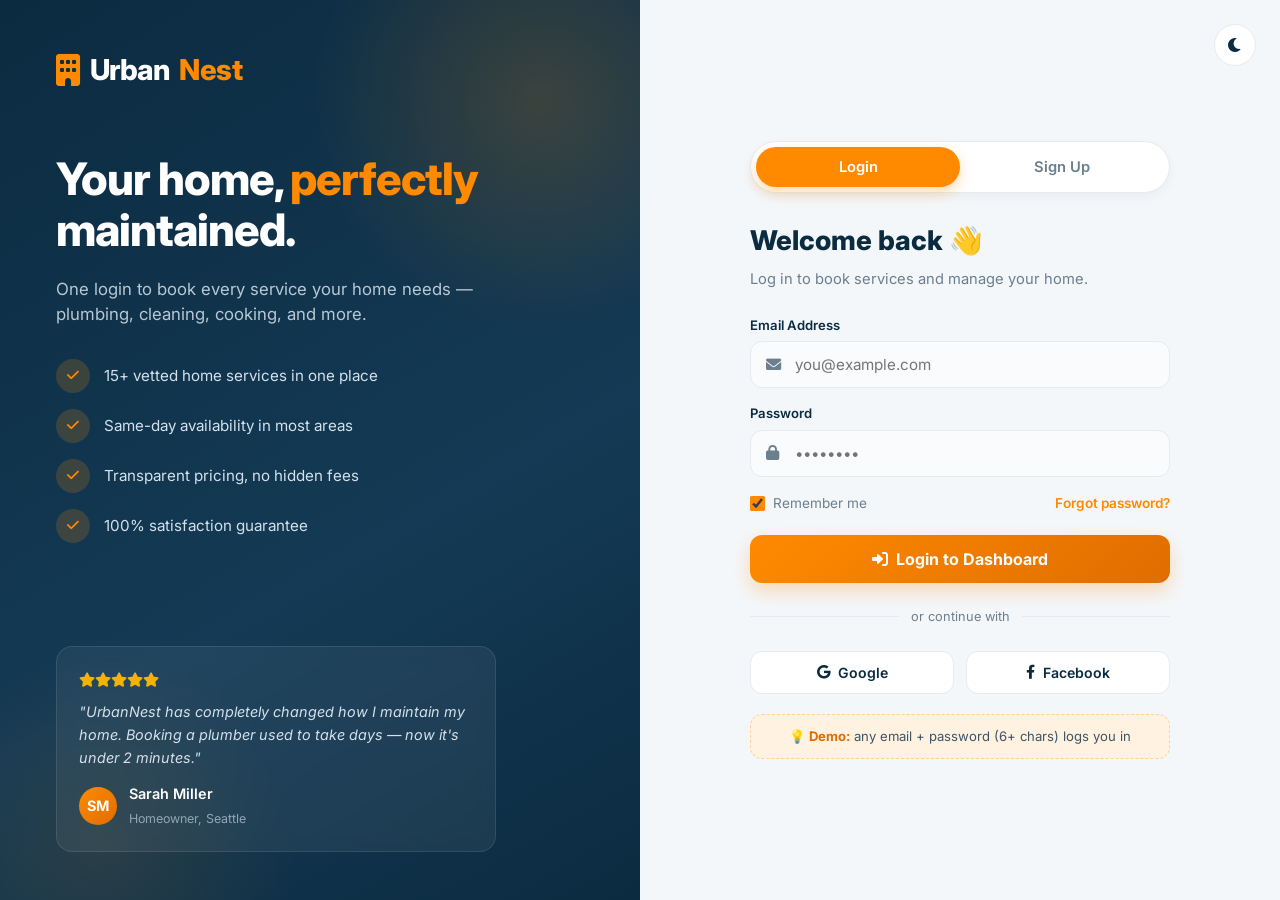
<file: real-state/login.html>
<!DOCTYPE html>
<html lang="en" data-theme="light">
<head>
  <meta charset="UTF-8">
  <meta name="viewport" content="width=device-width, initial-scale=1.0">
  <title>UrbanNest | Login</title>
  <link rel="preconnect" href="https://fonts.googleapis.com">
  <link rel="preconnect" href="https://fonts.gstatic.com" crossorigin>
  <link href="https://fonts.googleapis.com/css2?family=Inter:opsz,wght@14..32,400;14..32,500;14..32,600;14..32,700;14..32,800&display=swap" rel="stylesheet">
  <link rel="stylesheet" href="https://cdnjs.cloudflare.com/ajax/libs/font-awesome/6.0.0-beta3/css/all.min.css">
  <style>
    * { margin: 0; padding: 0; box-sizing: border-box; font-family: 'Inter', system-ui, sans-serif; }
    html { scroll-behavior: smooth; }
    body { background: var(--bg-page); color: var(--text-heading); line-height: 1.5; overflow-x: hidden; transition: background 0.35s, color 0.35s; }
    button { font-family: inherit; cursor: pointer; }
    a { text-decoration: none; }

    /* THEME TOKENS */
    :root {
      --primary: #ff8a00;
      --primary-dark: #e06d00;
      --primary-soft: #fff2e0;
      --primary-border: #ffd199;
      --bg-page: #f4f7fa;
      --bg-card: #ffffff;
      --bg-input: #f9fbfd;
      --text-heading: #0b2b40;
      --text-body: #3e5467;
      --text-muted: #6b7f8e;
      --border-color: #e5ebf1;
      --shadow-sm: 0 4px 12px rgba(0, 0, 0, 0.04);
      --shadow-lg: 0 24px 48px rgba(0, 40, 70, 0.15);
    }
    [data-theme="dark"] {
      --primary-soft: rgba(255, 138, 0, 0.14);
      --bg-page: #0a1620;
      --bg-card: #132432;
      --bg-input: #0f1e2b;
      --text-heading: #e8eef3;
      --text-body: #b8c8d4;
      --text-muted: #8fa6b8;
      --border-color: #1f3a4d;
      --shadow-sm: 0 4px 12px rgba(0, 0, 0, 0.35);
      --shadow-lg: 0 24px 48px rgba(0, 0, 0, 0.65);
    }

    /* ANIMATIONS */
    @keyframes float { 0%, 100% { transform: translateY(0); } 50% { transform: translateY(-12px); } }
    @keyframes fadeSlideUp { from { opacity: 0; transform: translateY(24px); } to { opacity: 1; transform: translateY(0); } }
    @keyframes toastIn { from { opacity: 0; transform: translateY(-12px); } to { opacity: 1; transform: translateY(0); } }

    /* LAYOUT */
    .login-view { min-height: 100vh; display: grid; grid-template-columns: 1fr 1fr; }

    /* LEFT PANEL */
    .login-left {
      background: linear-gradient(150deg, #0b2b40 0%, #143a55 60%, #0b2b40 100%);
      color: white; padding: 48px 56px; position: relative; overflow: hidden;
      display: flex; flex-direction: column; justify-content: space-between;
    }
    .login-left::before {
      content: ''; position: absolute; width: 500px; height: 500px;
      background: radial-gradient(circle, rgba(255, 138, 0, 0.18) 0%, transparent 65%);
      top: -150px; right: -150px; border-radius: 50%;
    }
    .login-left::after {
      content: ''; position: absolute; width: 400px; height: 400px;
      background: radial-gradient(circle, rgba(255, 138, 0, 0.1) 0%, transparent 70%);
      bottom: -150px; left: -100px; border-radius: 50%;
    }
    .login-left > * { position: relative; z-index: 1; }

    .brand { display: flex; align-items: center; gap: 10px; font-size: 1.8rem; font-weight: 800; letter-spacing: -0.5px; color: white; }
    .brand i { color: var(--primary); font-size: 2rem; animation: float 4s infinite ease-in-out; }
    .brand span { color: var(--primary); }

    .left-hero h1 { font-size: clamp(2rem, 3.5vw, 2.8rem); font-weight: 800; line-height: 1.15; margin-bottom: 20px; letter-spacing: -1px; }
    .left-hero h1 .highlight { color: var(--primary); }
    .left-hero > p { color: #b8c8d4; font-size: 1.05rem; margin-bottom: 32px; max-width: 440px; }

    .perks { list-style: none; display: flex; flex-direction: column; gap: 16px; margin-bottom: 40px; }
    .perks li { display: flex; align-items: center; gap: 14px; font-size: 0.95rem; color: #d4e1ec; }
    .perks li i {
      width: 34px; height: 34px; border-radius: 50%;
      background: rgba(255, 138, 0, 0.18); color: var(--primary);
      display: inline-flex; align-items: center; justify-content: center; font-size: 0.85rem; flex-shrink: 0;
    }

    .left-testimonial {
      background: rgba(255, 255, 255, 0.06); border: 1px solid rgba(255, 255, 255, 0.1);
      border-radius: 16px; padding: 22px; backdrop-filter: blur(8px); max-width: 440px;
    }
    .left-testimonial .stars { color: #f5b301; font-size: 0.9rem; margin-bottom: 10px; }
    .left-testimonial p { color: #d4e1ec; font-size: 0.9rem; line-height: 1.6; font-style: italic; margin-bottom: 14px; }
    .left-testimonial .user { display: flex; align-items: center; gap: 12px; }
    .left-testimonial .user .avatar {
      width: 38px; height: 38px; border-radius: 50%;
      background: linear-gradient(135deg, var(--primary), var(--primary-dark));
      display: flex; align-items: center; justify-content: center; font-weight: 700; font-size: 0.9rem;
    }
    .left-testimonial .user .avatar-info h5 { font-size: 0.9rem; color: white; font-weight: 600; }
    .left-testimonial .user .avatar-info span { font-size: 0.78rem; color: #8fa6b8; }

    /* RIGHT PANEL */
    .login-right { display: flex; align-items: center; justify-content: center; padding: 40px 24px; position: relative; }
    .login-form-wrap { width: 100%; max-width: 420px; animation: fadeSlideUp 0.6s ease both; }

    .form-tabs {
      display: flex; background: var(--bg-card); border-radius: 50px;
      padding: 5px; margin-bottom: 28px; border: 1px solid var(--border-color);
      box-shadow: var(--shadow-sm);
    }
    .form-tab {
      flex: 1; padding: 11px; border-radius: 50px; border: none; background: transparent;
      font-weight: 600; font-size: 0.92rem; color: var(--text-muted); transition: all 0.3s ease;
    }
    .form-tab.active { background: var(--primary); color: white; box-shadow: 0 6px 14px rgba(255, 138, 0, 0.3); }

    .auth-panel { display: none; animation: fadeSlideUp 0.4s ease both; }
    .auth-panel.active { display: block; }
    .auth-panel h2 { font-size: 1.7rem; font-weight: 800; color: var(--text-heading); margin-bottom: 6px; }
    .auth-panel > p { font-size: 0.92rem; color: var(--text-muted); margin-bottom: 26px; }

    .field-group { margin-bottom: 16px; }
    .field-group label { display: block; font-size: 0.82rem; font-weight: 600; color: var(--text-heading); margin-bottom: 6px; }
    .field-wrap { position: relative; }
    .field-wrap input {
      width: 100%; padding: 13px 16px 13px 44px; border-radius: 12px;
      border: 1.5px solid var(--border-color); background: var(--bg-input); color: var(--text-heading);
      font-size: 0.95rem; outline: none; transition: 0.3s;
    }
    .field-wrap input:focus { border-color: var(--primary); background: var(--bg-card); box-shadow: 0 0 0 4px rgba(255, 138, 0, 0.1); }
    .field-wrap > i {
      position: absolute; left: 16px; top: 50%; transform: translateY(-50%);
      color: var(--text-muted); font-size: 0.95rem; pointer-events: none;
    }

    .field-row { display: flex; justify-content: space-between; align-items: center; font-size: 0.85rem; margin-bottom: 22px; color: var(--text-muted); }
    .field-row label { display: inline-flex; align-items: center; gap: 8px; cursor: pointer; }
    .field-row input[type="checkbox"] { accent-color: var(--primary); width: 15px; height: 15px; }
    .field-row a { color: var(--primary); font-weight: 600; }
    .field-row a:hover { text-decoration: underline; }

    .btn-primary {
      display: inline-flex; align-items: center; justify-content: center; gap: 8px;
      padding: 13px 22px; border-radius: 12px; border: none;
      background: linear-gradient(135deg, var(--primary), var(--primary-dark));
      color: white; font-weight: 700; font-size: 0.95rem;
      transition: 0.3s; box-shadow: 0 8px 20px rgba(255, 138, 0, 0.28);
    }
    .btn-primary:hover { transform: translateY(-2px); box-shadow: 0 12px 24px rgba(255, 138, 0, 0.4); }
    .btn-primary.full { width: 100%; padding: 14px; font-size: 1rem; }

    .divider { display: flex; align-items: center; gap: 12px; margin: 24px 0; color: var(--text-muted); font-size: 0.8rem; }
    .divider::before, .divider::after { content: ''; flex: 1; height: 1px; background: var(--border-color); }

    .social-row { display: flex; gap: 12px; margin-bottom: 20px; }
    .social-btn {
      flex: 1; padding: 12px; border-radius: 12px; border: 1.5px solid var(--border-color);
      background: var(--bg-card); color: var(--text-heading);
      font-weight: 600; font-size: 0.88rem; display: flex; align-items: center;
      justify-content: center; gap: 8px; transition: 0.3s;
    }
    .social-btn:hover { border-color: var(--primary); color: var(--primary); transform: translateY(-2px); }

    .demo-hint {
      margin-top: 20px; padding: 12px 16px; border-radius: 12px;
      background: var(--primary-soft); border: 1px dashed var(--primary-border);
      font-size: 0.82rem; color: var(--text-body); text-align: center;
    }
    .demo-hint strong { color: var(--primary-dark); }
    [data-theme="dark"] .demo-hint strong { color: var(--primary); }

    .theme-toggle {
      position: absolute; top: 24px; right: 24px; z-index: 5;
      width: 42px; height: 42px; border-radius: 50%;
      border: 1.5px solid var(--border-color); background: var(--bg-card);
      color: var(--text-heading); font-size: 1rem;
      display: flex; align-items: center; justify-content: center; transition: 0.25s;
    }
    .theme-toggle:hover { color: var(--primary); border-color: var(--primary); transform: scale(1.06); }

    /* TOAST */
    .toast-container { position: fixed; top: 24px; right: 24px; z-index: 5000; display: flex; flex-direction: column; gap: 10px; }
    .toast {
      min-width: 260px; padding: 14px 18px; border-radius: 12px;
      background: var(--bg-card); border: 1px solid var(--border-color);
      box-shadow: var(--shadow-lg); display: flex; align-items: center; gap: 12px;
      font-size: 0.88rem; color: var(--text-heading); animation: toastIn 0.35s ease both;
    }
    .toast i { color: var(--primary); font-size: 1.1rem; }

    /* RESPONSIVE */
    @media (max-width: 1024px) {
      .login-view { grid-template-columns: 1fr; }
      .login-left { display: none; }
      .login-right { padding: 60px 24px; min-height: 100vh; }
      .theme-toggle { top: 16px; right: 16px; }
    }
    @media (max-width: 500px) {
      .login-right { padding: 40px 16px; }
      .auth-panel h2 { font-size: 1.4rem; }
      .social-row { flex-direction: column; }
    }
  </style>
</head>
<body>

  <div class="login-view">
    <!-- LEFT BRAND PANEL -->
    <div class="login-left">
      <div class="brand">
        <i class="fas fa-building"></i> Urban<span>Nest</span>
      </div>

      <div class="left-hero">
        <h1>Your home, <span class="highlight">perfectly</span> maintained.</h1>
        <p>One login to book every service your home needs — plumbing, cleaning, cooking, and more.</p>
        <ul class="perks">
          <li><i class="fas fa-check"></i> 15+ vetted home services in one place</li>
          <li><i class="fas fa-check"></i> Same-day availability in most areas</li>
          <li><i class="fas fa-check"></i> Transparent pricing, no hidden fees</li>
          <li><i class="fas fa-check"></i> 100% satisfaction guarantee</li>
        </ul>
      </div>

      <div class="left-testimonial">
        <div class="stars">
          <i class="fas fa-star"></i><i class="fas fa-star"></i><i class="fas fa-star"></i><i class="fas fa-star"></i><i class="fas fa-star"></i>
        </div>
        <p>"UrbanNest has completely changed how I maintain my home. Booking a plumber used to take days — now it's under 2 minutes."</p>
        <div class="user">
          <div class="avatar">SM</div>
          <div class="avatar-info">
            <h5>Sarah Miller</h5>
            <span>Homeowner, Seattle</span>
          </div>
        </div>
      </div>
    </div>

    <!-- RIGHT FORM PANEL -->
    <div class="login-right">
      <button class="theme-toggle" id="themeToggle" aria-label="Toggle theme">
        <i class="fas fa-moon"></i>
      </button>

      <div class="login-form-wrap">
        <div class="form-tabs">
          <button class="form-tab active" data-tab="login">Login</button>
          <button class="form-tab" data-tab="signup">Sign Up</button>
        </div>

        <!-- LOGIN PANEL -->
        <div class="auth-panel active" id="panel-login">
          <h2>Welcome back 👋</h2>
          <p>Log in to book services and manage your home.</p>

          <form id="loginForm" autocomplete="on">
            <div class="field-group">
              <label for="loginEmail">Email Address</label>
              <div class="field-wrap">
                <i class="fas fa-envelope"></i>
                <input type="email" id="loginEmail" placeholder="you@example.com" required>
              </div>
            </div>
            <div class="field-group">
              <label for="loginPassword">Password</label>
              <div class="field-wrap">
                <i class="fas fa-lock"></i>
                <input type="password" id="loginPassword" placeholder="••••••••" required>
              </div>
            </div>
            <div class="field-row">
              <label><input type="checkbox" checked> Remember me</label>
              <a href="#" id="forgotLink">Forgot password?</a>
            </div>
            <button type="submit" class="btn-primary full">
              <i class="fas fa-sign-in-alt"></i> Login to Dashboard
            </button>
          </form>

          <div class="divider">or continue with</div>
          <div class="social-row">
            <button type="button" class="social-btn social-demo"><i class="fab fa-google"></i> Google</button>
            <button type="button" class="social-btn social-demo"><i class="fab fa-facebook-f"></i> Facebook</button>
          </div>

          <div class="demo-hint">
            💡 <strong>Demo:</strong> any email + password (6+ chars) logs you in
          </div>
        </div>

        <!-- SIGNUP PANEL -->
        <div class="auth-panel" id="panel-signup">
          <h2>Create your account</h2>
          <p>Join 12,000+ homeowners in under a minute.</p>

          <form id="signupForm" autocomplete="on">
            <div class="field-group">
              <label for="signupName">Full Name</label>
              <div class="field-wrap">
                <i class="fas fa-user"></i>
                <input type="text" id="signupName" placeholder="John Doe" required>
              </div>
            </div>
            <div class="field-group">
              <label for="signupEmail">Email Address</label>
              <div class="field-wrap">
                <i class="fas fa-envelope"></i>
                <input type="email" id="signupEmail" placeholder="you@example.com" required>
              </div>
            </div>
            <div class="field-group">
              <label for="signupPassword">Password</label>
              <div class="field-wrap">
                <i class="fas fa-lock"></i>
                <input type="password" id="signupPassword" placeholder="At least 6 characters" required>
              </div>
            </div>
            <button type="submit" class="btn-primary full" style="margin-top: 8px;">
              <i class="fas fa-user-plus"></i> Create Account
            </button>
          </form>

          <div class="divider">or sign up with</div>
          <div class="social-row">
            <button type="button" class="social-btn social-demo"><i class="fab fa-google"></i> Google</button>
            <button type="button" class="social-btn social-demo"><i class="fab fa-facebook-f"></i> Facebook</button>
          </div>
        </div>
      </div>
    </div>
  </div>

  <div class="toast-container" id="toastContainer"></div>

  <script>
    (function () {
      'use strict';

      /* ---------- THEME ---------- */
      const rootEl = document.documentElement;
      const themeToggle = document.getElementById('themeToggle');

      function applyTheme(theme) {
        rootEl.setAttribute('data-theme', theme);
        localStorage.setItem('urbannest-theme', theme);
        themeToggle.innerHTML = theme === 'dark'
          ? '<i class="fas fa-sun"></i>'
          : '<i class="fas fa-moon"></i>';
      }

      applyTheme(localStorage.getItem('urbannest-theme') || 'light');

      themeToggle.addEventListener('click', () => {
        const current = rootEl.getAttribute('data-theme');
        applyTheme(current === 'dark' ? 'light' : 'dark');
      });

      /* ---------- TOAST ---------- */
      function showToast(message) {
        const container = document.getElementById('toastContainer');
        const toast = document.createElement('div');
        toast.className = 'toast';
        toast.innerHTML = `<i class="fas fa-exclamation-circle"></i> ${message}`;
        container.appendChild(toast);
        setTimeout(() => {
          toast.style.opacity = '0';
          toast.style.transition = 'all 0.3s';
          setTimeout(() => toast.remove(), 300);
        }, 2600);
      }

      /* ---------- TABS ---------- */
      document.querySelectorAll('.form-tab').forEach(tab => {
        tab.addEventListener('click', () => {
          document.querySelectorAll('.form-tab').forEach(t => t.classList.remove('active'));
          tab.classList.add('active');
          document.querySelectorAll('.auth-panel').forEach(p => p.classList.remove('active'));
          document.getElementById('panel-' + tab.dataset.tab).classList.add('active');
        });
      });

      document.getElementById('forgotLink').addEventListener('click', (e) => {
        e.preventDefault();
        showToast('Password reset link sent (demo)');
      });

      document.querySelectorAll('.social-demo').forEach(btn => {
        btn.addEventListener('click', () => showToast('Social login demo'));
      });

      /* ---------- REDIRECT IF ALREADY LOGGED IN ---------- */
      if (localStorage.getItem('urbannest-user')) {
        window.location.href = 'dashboard.html';
      }

      /* ---------- LOGIN SUBMIT ---------- */
      document.getElementById('loginForm').addEventListener('submit', (e) => {
        e.preventDefault();
        const email = document.getElementById('loginEmail').value.trim();
        const password = document.getElementById('loginPassword').value;

        if (!email || !email.includes('@')) {
          showToast('Please enter a valid email');
          return;
        }
        if (password.length < 6) {
          showToast('Password must be at least 6 characters');
          return;
        }

        // Derive display name from email
        const namePart = email.split('@')[0].replace(/[._-]/g, ' ');
        const name = namePart.replace(/\b\w/g, c => c.toUpperCase()) || 'John Doe';
        const user = { name, email };

        localStorage.setItem('urbannest-user', JSON.stringify(user));
        window.location.href = 'dashboard.html';
      });

      /* ---------- SIGNUP SUBMIT ---------- */
      document.getElementById('signupForm').addEventListener('submit', (e) => {
        e.preventDefault();
        const name = document.getElementById('signupName').value.trim();
        const email = document.getElementById('signupEmail').value.trim();
        const password = document.getElementById('signupPassword').value;

        if (!name) { showToast('Please enter your name'); return; }
        if (!email || !email.includes('@')) { showToast('Please enter a valid email'); return; }
        if (password.length < 6) { showToast('Password must be at least 6 characters'); return; }

        const user = { name, email };
        localStorage.setItem('urbannest-user', JSON.stringify(user));
        window.location.href = 'dashboard.html';
      });

    })();
  </script>
</body>
</html>
</file>
<file: exam-management/styles.css>
/* =========================================================
   ExamFlow — styles.css (v2)
   ========================================================= */
:root {
  --font: 'Inter', system-ui, -apple-system, Segoe UI, Roboto, sans-serif;
  --mono: 'JetBrains Mono', ui-monospace, SFMono-Regular, Menlo, monospace;
  --max: 1180px;
  --radius: 16px;
  --radius-lg: 22px;
  --grad: linear-gradient(100deg, #818cf8, #22d3ee);
  --grad-soft: linear-gradient(135deg, rgba(129,140,248,.16), rgba(34,211,238,.10));
  --ok: #10b981; --warn: #f59e0b; --bad: #ef4444;
  --ease: cubic-bezier(.22,.61,.36,1);
}
[data-theme="dark"] {
  --bg:#070b14; --bg-alt:#0b1020; --panel:#0f1526; --panel-2:#131a2e; --panel-3:#18203a;
  --border: rgba(255,255,255,.08); --border-strong: rgba(255,255,255,.16);
  --text:#e8edf7; --muted:#94a3b8; --muted-2:#64748b;
  --shadow: 0 30px 80px -30px rgba(0,0,0,.75);
  --shadow-lg: 0 40px 100px -40px rgba(0,0,0,.9);
  --glow: 0 0 80px rgba(99,102,241,.25);
  --code-bg:#060a14; --code-text:#cbd5e1;
}
[data-theme="light"] {
  --bg:#f6f8fc; --bg-alt:#eef2f9; --panel:#ffffff; --panel-2:#f7f9fd; --panel-3:#eef2fa;
  --border: rgba(15,23,42,.09); --border-strong: rgba(15,23,42,.16);
  --text:#0f172a; --muted:#475569; --muted-2:#64748b;
  --shadow: 0 30px 60px -30px rgba(15,23,42,.28);
  --shadow-lg: 0 40px 100px -50px rgba(15,23,42,.35);
  --glow: 0 0 80px rgba(99,102,241,.12);
  --code-bg:#0b1020; --code-text:#cbd5e1;
}

/* ---------- Reset ---------- */
*,*::before,*::after{box-sizing:border-box;margin:0;padding:0}
html{scroll-behavior:smooth;scroll-padding-top:88px;-webkit-text-size-adjust:100%}
body{font-family:var(--font);background:var(--bg);color:var(--text);line-height:1.6;-webkit-font-smoothing:antialiased;overflow-x:hidden}
img,svg{display:block;max-width:100%}
button,input,select,textarea{font:inherit;color:inherit}
a{text-decoration:none;color:inherit}
ul{list-style:none}
::selection{background:rgba(129,140,248,.35)}
.wrap{width:100%;max-width:var(--max);margin:0 auto;padding:0 22px}
.narrow{max-width:820px}
.mono{font-family:var(--mono);font-size:12.5px}
.muted-sm{font-size:12px;color:var(--muted)}
.center{text-align:center;margin-left:auto;margin-right:auto}

/* ---------- Scroll progress ---------- */
.progress{position:fixed;top:0;left:0;height:2px;width:0;background:var(--grad);z-index:200;transition:width .1s linear}

/* ---------- Buttons ---------- */
.btn{display:inline-flex;align-items:center;justify-content:center;gap:8px;padding:12px 22px;border-radius:12px;border:1px solid transparent;font-size:14.5px;font-weight:700;letter-spacing:-.01em;cursor:pointer;transition:transform .2s var(--ease),box-shadow .2s,background .2s,border-color .2s;white-space:nowrap}
.btn:hover{transform:translateY(-2px)}
.btn:active{transform:translateY(0)}
.btn-sm{padding:9px 16px;font-size:13.5px;border-radius:10px}
.btn-block{width:100%}
.btn-primary{background:var(--grad);color:#06101a;box-shadow:0 10px 30px -12px rgba(34,211,238,.55)}
.btn-primary:hover{box-shadow:0 16px 40px -14px rgba(129,140,248,.7)}
.btn-ghost{background:transparent;color:var(--text);border-color:var(--border-strong)}
.btn-ghost:hover{background:var(--panel-2);border-color:var(--muted-2)}

/* ---------- Nav ---------- */
.nav{position:sticky;top:0;z-index:100;background:color-mix(in srgb,var(--bg) 82%,transparent);backdrop-filter:blur(14px) saturate(140%);-webkit-backdrop-filter:blur(14px) saturate(140%);border-bottom:1px solid transparent;transition:border-color .3s,box-shadow .3s,background .3s}
.nav.scrolled{border-bottom-color:var(--border);box-shadow:0 12px 30px -22px rgba(0,0,0,.8)}
.nav-inner{display:flex;align-items:center;justify-content:space-between;height:68px;gap:20px}
.brand{display:inline-flex;align-items:center;gap:11px}
.brand-mark{width:36px;height:36px;border-radius:11px;display:grid;place-items:center;background:var(--grad);color:#06101a;font-weight:800;font-size:13.5px;letter-spacing:-.02em;box-shadow:0 8px 22px -10px rgba(34,211,238,.8)}
.brand-text{font-weight:800;font-size:16.5px;letter-spacing:-.02em;line-height:1.1}
.brand-text em{display:block;font-style:normal;font-weight:600;font-size:9.5px;letter-spacing:.17em;text-transform:uppercase;color:var(--muted-2)}
.nav-links{display:flex;align-items:center;gap:24px}
.nav-links > a{font-size:14px;font-weight:500;color:var(--muted);transition:color .2s;position:relative}
.nav-links > a:not(.nav-cta):hover{color:var(--text)}
.nav-links > a:not(.nav-cta)::after{content:'';position:absolute;left:0;bottom:-5px;height:1.5px;width:0;background:var(--grad);transition:width .25s var(--ease)}
.nav-links > a:not(.nav-cta):hover::after{width:100%}
.nav-tools{display:flex;align-items:center;gap:10px}
.icon-btn{width:38px;height:38px;display:grid;place-items:center;border-radius:11px;border:1px solid var(--border);background:var(--panel);color:var(--text);cursor:pointer;transition:background .2s,border-color .2s,transform .2s}
.icon-btn:hover{background:var(--panel-2);border-color:var(--border-strong)}
.icon-btn svg{width:18px;height:18px}
[data-theme="dark"] .ico-sun{display:none}
[data-theme="light"] .ico-moon{display:none}
.burger{display:none;flex-direction:column;justify-content:center;align-items:center;gap:4px}
.burger span{display:block;width:17px;height:2px;border-radius:2px;background:currentColor;transition:transform .3s var(--ease),opacity .2s}
.burger.open span:nth-child(1){transform:translateY(6px) rotate(45deg)}
.burger.open span:nth-child(2){opacity:0}
.burger.open span:nth-child(3){transform:translateY(-6px) rotate(-45deg)}

/* ---------- Hero ---------- */
.hero{position:relative;padding:84px 0 64px;overflow:hidden;isolation:isolate}
.hero-glow{position:absolute;inset:-20% -10% auto -10%;height:760px;pointer-events:none;z-index:-1;background:
  radial-gradient(42% 46% at 18% 12%, rgba(99,102,241,.32), transparent 70%),
  radial-gradient(40% 44% at 82% 4%, rgba(34,211,238,.22), transparent 70%),
  radial-gradient(30% 30% at 50% 60%, rgba(139,92,246,.14), transparent 70%);
  filter:blur(10px)}
.hero-grid-bg{position:absolute;inset:0;z-index:-1;pointer-events:none;
  background-image:linear-gradient(var(--border) 1px,transparent 1px),linear-gradient(90deg,var(--border) 1px,transparent 1px);
  background-size:60px 60px;mask-image:radial-gradient(ellipse 60% 50% at 50% 40%, #000 30%, transparent 80%);
  -webkit-mask-image:radial-gradient(ellipse 60% 50% at 50% 40%, #000 30%, transparent 80%);
  opacity:.5}
.hero-grid{position:relative;display:grid;grid-template-columns:1.06fr .94fr;gap:52px;align-items:center}
.badge{display:inline-flex;align-items:center;gap:9px;padding:7px 14px;border-radius:999px;border:1px solid var(--border-strong);background:var(--panel);font-size:12.5px;font-weight:600;color:var(--muted);letter-spacing:.01em}
.dot{width:7px;height:7px;border-radius:50%;background:var(--ok);box-shadow:0 0 0 0 rgba(16,185,129,.6);animation:pulse 2.2s infinite}
@keyframes pulse{0%{box-shadow:0 0 0 0 rgba(16,185,129,.55)}70%{box-shadow:0 0 0 9px rgba(16,185,129,0)}100%{box-shadow:0 0 0 0 rgba(16,185,129,0)}}
.hero h1{margin:22px 0 18px;font-size:clamp(2.15rem,4.6vw,3.55rem);line-height:1.07;letter-spacing:-.032em;font-weight:800}
.grad{background:var(--grad);-webkit-background-clip:text;background-clip:text;-webkit-text-fill-color:transparent;color:transparent}
.hero-copy > p{color:var(--muted);font-size:16.5px;max-width:560px}
.hero-actions{display:flex;flex-wrap:wrap;gap:12px;margin:28px 0 34px}
.hero-stats{display:flex;flex-wrap:wrap;gap:36px}
.hero-stats b{display:block;font-size:1.65rem;font-weight:800;letter-spacing:-.03em}
.hero-stats small{font-size:12.5px;color:var(--muted)}

/* ---------- Mock dashboard ---------- */
.hero-visual{position:relative}
.mock{background:linear-gradient(180deg,var(--panel),var(--bg-alt));border:1px solid var(--border);border-radius:20px;box-shadow:var(--shadow-lg),var(--glow);padding:18px;position:relative}
.mock::before{content:'';position:absolute;inset:-1px;border-radius:21px;padding:1px;background:linear-gradient(160deg,rgba(129,140,248,.55),transparent 45%,rgba(34,211,238,.35));-webkit-mask:linear-gradient(#000 0 0) content-box,linear-gradient(#000 0 0);-webkit-mask-composite:xor;mask-composite:exclude;pointer-events:none}
.mock-top{display:flex;align-items:center;gap:12px;padding-bottom:14px;border-bottom:1px solid var(--border)}
.mock-dots{display:flex;gap:5px}
.mock-dots i{width:8px;height:8px;border-radius:50%;background:var(--border-strong)}
.mock-dots i:first-child{background:#f87171aa}.mock-dots i:nth-child(2){background:#fbbf24aa}.mock-dots i:nth-child(3){background:#34d399aa}
.mock-title{font-size:12.5px;font-weight:600;color:var(--muted)}
.live-pill{margin-left:auto;display:inline-flex;align-items:center;gap:6px;font-size:10.5px;font-weight:700;letter-spacing:.09em;text-transform:uppercase;color:#6ee7b7;background:rgba(16,185,129,.12);padding:4px 9px;border-radius:999px}
[data-theme="light"] .live-pill{color:#047857}
.live-pill i{width:6px;height:6px;border-radius:50%;background:currentColor;animation:blink 1.6s infinite}
@keyframes blink{50%{opacity:.25}}
.mock-stats{display:grid;grid-template-columns:repeat(3,1fr);gap:10px;margin:16px 0}
.mock-stats div{background:var(--panel-2);border:1px solid var(--border);border-radius:12px;padding:11px 12px}
.mock-stats b{display:block;font-size:1.12rem;font-weight:800;letter-spacing:-.02em}
.mock-stats small{font-size:10.5px;color:var(--muted-2);text-transform:uppercase;letter-spacing:.08em}
.mock-chart{background:var(--panel-2);border:1px solid var(--border);border-radius:12px;padding:13px 14px}
.mock-chart-head{display:flex;justify-content:space-between;align-items:baseline;font-size:12px;font-weight:600;margin-bottom:12px}
.bars{display:grid;grid-template-columns:repeat(7,1fr);gap:8px;align-items:end;height:84px}
.bars span{display:block;border-radius:6px 6px 3px 3px;background:linear-gradient(180deg,#818cf8,#22d3ee88);animation:grow .9s var(--ease) both}
@keyframes grow{from{transform:scaleY(.05);transform-origin:bottom;opacity:.2}to{transform:scaleY(1);opacity:1}}
.mock-foot{display:flex;align-items:center;gap:14px;margin-top:14px;padding-top:14px;border-top:1px solid var(--border)}
.donut{width:52px;height:52px;border-radius:50%;flex:0 0 auto;background:conic-gradient(#818cf8 0 87%,var(--border-strong) 87% 100%);display:grid;place-items:center;position:relative}
.donut span{width:38px;height:38px;border-radius:50%;background:var(--panel);display:grid;place-items:center;font-size:11px;font-weight:800;letter-spacing:-.02em}
.mock-foot-text{flex:1;min-width:0}
.mock-foot-text b{display:block;font-size:12.5px}
.mock-foot-text small{font-size:11px;color:var(--muted-2)}

/* floating cards */
.float-card{position:absolute;display:flex;align-items:center;gap:10px;background:var(--panel);border:1px solid var(--border-strong);border-radius:12px;padding:10px 14px;box-shadow:var(--shadow);animation:float 5s ease-in-out infinite;z-index:2}
.float-card b{display:block;font-size:12px;font-weight:700}
.float-card small{display:block;font-size:10.5px;color:var(--muted-2)}
.float-ico{width:32px;height:32px;border-radius:9px;display:grid;place-items:center;font-size:14px;font-weight:800;flex:0 0 auto}
.float-ico.ok{background:rgba(16,185,129,.15);color:#6ee7b7}
.float-ico.indigo{background:rgba(99,102,241,.15);color:#a5b4fc}
.float-a{top:-16px;left:-28px;animation-delay:.2s}
.float-b{bottom:-14px;right:-24px;animation-delay:1.5s}
@keyframes float{0%,100%{transform:translateY(0)}50%{transform:translateY(-8px)}}

/* ---------- Chips ---------- */
.chip{display:inline-flex;align-items:center;padding:3px 9px;border-radius:999px;font-size:11.5px;font-weight:700;letter-spacing:.01em;white-space:nowrap}
.chip.ok{background:rgba(16,185,129,.14);color:#6ee7b7}
.chip.warn{background:rgba(245,158,11,.15);color:#fcd34d}
.chip.bad{background:rgba(239,68,68,.14);color:#fca5a5}
.chip.neutral{background:var(--panel-2);color:var(--muted);border:1px solid var(--border)}
[data-theme="light"] .chip.ok{color:#047857}[data-theme="light"] .chip.warn{color:#b45309}[data-theme="light"] .chip.bad{color:#b91c1c}

/* ---------- Logos ---------- */
.logos{border-top:1px solid var(--border);border-bottom:1px solid var(--border);padding:30px 0;background:var(--bg-alt)}
.logos-label{text-align:center;font-size:12px;letter-spacing:.14em;text-transform:uppercase;color:var(--muted-2);margin-bottom:18px}
.logos-row{display:flex;flex-wrap:wrap;justify-content:center;gap:14px 40px}
.logos-row span{font-size:14.5px;font-weight:700;letter-spacing:-.01em;color:var(--muted);opacity:.72;transition:opacity .25s,color .25s}
.logos-row span:hover{opacity:1;color:var(--text)}

/* ---------- Sections ---------- */
.section{padding:92px 0}
.section-alt{background:var(--bg-alt);border-top:1px solid var(--border);border-bottom:1px solid var(--border)}
.sec-head{max-width:760px;margin-bottom:44px}
.sec-head.center{text-align:center;margin-left:auto;margin-right:auto}
.eyebrow{display:inline-block;font-size:11.5px;font-weight:800;letter-spacing:.16em;text-transform:uppercase;color:#a5b4fc;margin-bottom:12px}
[data-theme="light"] .eyebrow{color:#4f46e5}
.sec-head h2{font-size:clamp(1.75rem,3vw,2.5rem);line-height:1.13;letter-spacing:-.03em;font-weight:800}
.sec-head p{margin-top:14px;color:var(--muted);font-size:15.5px}
.grid{display:grid;gap:20px}
.grid-2{grid-template-columns:1fr 1fr}
.grid-3{grid-template-columns:repeat(3,1fr)}
.center-v{align-items:center}

.card{background:var(--panel);border:1px solid var(--border);border-radius:var(--radius);padding:26px;transition:transform .3s var(--ease),border-color .3s,box-shadow .3s,background .3s}
.card:hover{transform:translateY(-4px);border-color:var(--border-strong);box-shadow:0 26px 50px -34px rgba(0,0,0,.8)}
.card h3{font-size:16.5px;font-weight:700;letter-spacing:-.015em;margin-bottom:8px}
.card > p{color:var(--muted);font-size:14.5px}

/* feature-card hover glow */
.feature-card{position:relative;overflow:hidden}
.feature-card::before{content:'';position:absolute;inset:0;background:var(--grad-soft);opacity:0;transition:opacity .3s;pointer-events:none}
.feature-card:hover::before{opacity:1}
.feature-card > *{position:relative}

.card-ico{width:42px;height:42px;border-radius:12px;display:grid;place-items:center;background:rgba(99,102,241,.13);color:#a5b4fc;margin-bottom:16px;border:1px solid rgba(129,140,248,.22)}
[data-theme="light"] .card-ico{color:#4f46e5}
.card-ico svg{width:20px;height:20px}

/* ---------- Problem → Solution ---------- */
.problem-section{position:relative}
.problem-grid{display:grid;grid-template-columns:repeat(3,1fr);gap:18px}
.problem-card{background:var(--panel);border:1px solid var(--border);border-radius:var(--radius);padding:22px;transition:transform .3s var(--ease),border-color .3s}
.problem-card:hover{transform:translateY(-3px);border-color:var(--border-strong)}
.problem-icon{font-size:26px;margin-bottom:12px}
.problem-card h4{font-size:15px;font-weight:700;letter-spacing:-.01em;margin-bottom:6px}
.problem-card > p{font-size:13.5px;color:var(--muted);margin-bottom:14px}
.problem-fix{padding-top:12px;border-top:1px dashed var(--border-strong);font-size:12.5px;color:var(--muted-2)}
.problem-fix b{color:#a5b4fc}
[data-theme="light"] .problem-fix b{color:#4f46e5}

/* ---------- Demo ---------- */
.demo-grid{display:grid;grid-template-columns:1fr 1fr;gap:22px;align-items:start}
.panel-card{background:var(--panel);border:1px solid var(--border);border-radius:var(--radius);padding:22px;box-shadow:0 20px 50px -40px rgba(0,0,0,.7)}
.panel-head{display:flex;align-items:center;justify-content:space-between;gap:12px;margin-bottom:18px}
.panel-title{font-size:14px;font-weight:700;letter-spacing:-.01em}

.checker label{display:block;font-size:12.5px;font-weight:600;color:var(--muted);margin-bottom:8px}
.checker-row{display:flex;gap:9px}
.checker-row input{flex:1;min-width:0;padding:11px 14px;border-radius:10px;background:var(--panel-2);border:1px solid var(--border);font-size:14px;transition:border-color .2s,box-shadow .2s}
.checker-row input::placeholder{color:var(--muted-2)}
.checker-row input:focus{outline:none;border-color:#818cf8;box-shadow:0 0 0 3px rgba(129,140,248,.18)}
.hint{margin-top:11px;font-size:12.5px;color:var(--muted-2);display:flex;flex-wrap:wrap;align-items:center;gap:6px}
.try{background:var(--panel-2);border:1px solid var(--border);border-radius:7px;padding:3px 9px;font-size:12px;font-weight:600;color:var(--muted);cursor:pointer;transition:.2s}
.try:hover{color:var(--text);border-color:#818cf8;background:rgba(129,140,248,.12)}

.result-slot{margin-top:18px}
.result-empty{display:grid;place-items:center;gap:10px;text-align:center;padding:34px 18px;border:1px dashed var(--border-strong);border-radius:13px;color:var(--muted-2);font-size:13.5px;background:var(--panel-2)}
.result-empty svg{width:26px;height:26px;opacity:.7}
.result-empty b{color:var(--text)}
.result-card{border-radius:14px;padding:18px;border:1px solid;animation:pop .45s var(--ease) both}
@keyframes pop{from{opacity:0;transform:translateY(10px) scale(.985)}}
.result-card.pass{background:rgba(16,185,129,.07);border-color:rgba(16,185,129,.35)}
.result-card.fail{background:rgba(245,158,11,.07);border-color:rgba(245,158,11,.35)}
.result-top{display:flex;align-items:flex-start;justify-content:space-between;gap:12px;margin-bottom:14px}
.result-name{font-size:15.5px;font-weight:700;letter-spacing:-.015em}
.result-sub{font-size:12px;color:var(--muted);margin-top:2px}
.verdict{font-size:12px;font-weight:800;letter-spacing:.12em;text-transform:uppercase;padding:6px 12px;border-radius:8px;flex:0 0 auto}
.verdict.pass{background:rgba(16,185,129,.18);color:#6ee7b7}
.verdict.fail{background:rgba(245,158,11,.18);color:#fbbf24}
[data-theme="light"] .verdict.pass{color:#047857}[data-theme="light"] .verdict.fail{color:#b45309}
.result-grid{display:grid;grid-template-columns:repeat(3,1fr);gap:10px}
.result-cell{background:color-mix(in srgb,var(--panel) 85%,transparent);border:1px solid var(--border);border-radius:10px;padding:10px 12px}
.result-cell small{display:block;font-size:10.5px;text-transform:uppercase;letter-spacing:.08em;color:var(--muted-2)}
.result-cell b{font-size:15px;font-weight:800;letter-spacing:-.02em}
.result-foot{display:flex;align-items:center;justify-content:space-between;gap:10px;margin-top:13px;padding-top:12px;border-top:1px solid var(--border);font-size:12px;color:var(--muted)}

.tabs{display:inline-flex;gap:4px;padding:4px;border-radius:11px;background:var(--panel-2);border:1px solid var(--border);margin-bottom:14px}
.tab{padding:7px 13px;border-radius:8px;border:0;background:transparent;font-size:12.5px;font-weight:600;color:var(--muted);cursor:pointer;transition:.2s}
.tab:hover{color:var(--text)}
.tab.active{background:var(--panel);color:var(--text);box-shadow:0 2px 10px -4px rgba(0,0,0,.5)}
.tab-panel{display:none;animation:fade .3s var(--ease)}
.tab-panel.active{display:block}
@keyframes fade{from{opacity:0;transform:translateY(4px)}}

.rows{display:flex;flex-direction:column}
.row{display:grid;grid-template-columns:1.2fr 1.2fr auto;align-items:center;gap:10px;padding:10px 4px;border-bottom:1px solid var(--border);font-size:13.5px}
.row:last-child{border-bottom:0}
.row-head{font-size:10.5px;text-transform:uppercase;letter-spacing:.1em;font-weight:700;color:var(--muted-2);padding-top:2px}
.row > span:first-child{font-weight:600}

/* ---------- Platform Tour ---------- */
.tour{background:var(--panel);border:1px solid var(--border);border-radius:var(--radius-lg);padding:22px;box-shadow:var(--shadow)}
.tour-tabs{display:flex;gap:6px;padding-bottom:18px;border-bottom:1px solid var(--border);overflow-x:auto;scrollbar-width:none}
.tour-tabs::-webkit-scrollbar{display:none}
.tour-tab{padding:9px 16px;border:1px solid transparent;background:transparent;border-radius:10px;font-size:13px;font-weight:600;color:var(--muted);cursor:pointer;transition:.2s;white-space:nowrap}
.tour-tab:hover{color:var(--text);background:var(--panel-2)}
.tour-tab.active{background:var(--panel-2);color:var(--text);border-color:var(--border-strong)}
.tour-panels{padding-top:20px;min-height:320px}
.tour-panel{display:none;animation:fade .3s var(--ease)}
.tour-panel.active{display:block}
.tour-head{display:flex;align-items:center;justify-content:space-between;gap:12px;margin-bottom:16px}
.tour-head h4{font-size:14.5px;font-weight:700;letter-spacing:-.01em}

.kpi-row{display:grid;grid-template-columns:repeat(4,1fr);gap:12px;margin-bottom:20px}
.kpi{background:var(--panel-2);border:1px solid var(--border);border-radius:12px;padding:13px 14px;display:flex;flex-direction:column;gap:3px}
.kpi small{font-size:10.5px;text-transform:uppercase;letter-spacing:.08em;color:var(--muted-2);font-weight:700}
.kpi b{font-size:1.25rem;font-weight:800;letter-spacing:-.02em}
.delta{font-size:11px;font-weight:600}
.delta.up{color:#6ee7b7}[data-theme="light"] .delta.up{color:#047857}
.delta.warn{color:#fcd34d}[data-theme="light"] .delta.warn{color:#b45309}

.bar-chart{display:flex;flex-direction:column;gap:11px}
.bar-row{display:grid;grid-template-columns:150px 1fr 44px;align-items:center;gap:14px;font-size:12.5px}
.bar-row > span{color:var(--muted);font-weight:600}
.bar{height:8px;border-radius:999px;background:var(--panel-3);overflow:hidden}
.bar i{display:block;height:100%;border-radius:999px;background:var(--grad);animation:growW .9s var(--ease) both}
@keyframes growW{from{width:0 !important}}
.bar-row b{font-family:var(--mono);font-size:12px;font-weight:600;color:var(--text);text-align:right}

.marks-grid{display:grid;grid-template-columns:repeat(3,1fr);gap:11px;margin-bottom:18px}
.mark-card{background:var(--panel-2);border:1px solid var(--border);border-radius:11px;padding:12px 14px}
.mark-card small{display:block;font-size:10.5px;text-transform:uppercase;letter-spacing:.08em;color:var(--muted-2);font-weight:700;margin-bottom:3px}
.mark-card b{font-size:1rem;font-weight:800;letter-spacing:-.02em}
.mark-card.total{background:var(--grad-soft);border-color:rgba(129,140,248,.35)}
.marks-actions{display:flex;gap:10px;justify-content:flex-end}

.cert-list{display:flex;flex-direction:column;gap:10px}
.cert-item{display:grid;grid-template-columns:auto 1fr auto;align-items:center;gap:14px;padding:12px 14px;background:var(--panel-2);border:1px solid var(--border);border-radius:11px}
.cert-ico{font-size:22px}
.cert-item b{display:block;font-size:13px;font-weight:600}
.cert-item small{display:block;font-size:11.5px;color:var(--muted-2);margin-top:2px}

/* ---------- Roles ---------- */
.role-card{position:relative}
.role-tag{display:inline-block;font-size:10px;font-weight:800;letter-spacing:.12em;text-transform:uppercase;padding:4px 9px;border-radius:6px;margin-bottom:12px}
.role-tag.admin{background:rgba(129,140,248,.16);color:#a5b4fc}
.role-tag.teacher{background:rgba(34,211,238,.14);color:#67e8f9}
.role-tag.student{background:rgba(52,211,153,.14);color:#6ee7b7}
[data-theme="light"] .role-tag.admin{color:#4338ca}[data-theme="light"] .role-tag.teacher{color:#0e7490}[data-theme="light"] .role-tag.student{color:#047857}
.ticks{margin-top:14px;display:grid;gap:9px}
.ticks li{position:relative;padding-left:24px;font-size:14px;color:var(--muted)}
.ticks li::before{content:'';position:absolute;left:0;top:5px;width:14px;height:14px;border-radius:50%;background:rgba(129,140,248,.18);border:1px solid rgba(129,140,248,.5)}
.ticks li::after{content:'';position:absolute;left:4px;top:9px;width:6px;height:3px;border-left:1.6px solid #a5b4fc;border-bottom:1.6px solid #a5b4fc;transform:rotate(-45deg)}

/* ---------- Support overview ---------- */
.underhood{display:grid;grid-template-columns:1fr 1fr;gap:40px;align-items:center;margin-top:52px;padding:34px;background:var(--panel);border:1px solid var(--border);border-radius:var(--radius-lg)}
.underhood-copy h3{font-size:1.45rem;font-weight:800;letter-spacing:-.025em;margin-bottom:10px}
.underhood-copy p{color:var(--muted);font-size:14.5px}
.service-steps{display:grid;gap:12px}
.service-steps>div{display:grid;grid-template-columns:32px 1fr;column-gap:12px;align-items:center;padding:15px;background:var(--panel-2);border:1px solid var(--border);border-radius:12px}
.service-steps>div>span{grid-row:span 2;width:30px;height:30px;display:grid;place-items:center;border-radius:9px;background:var(--grad-soft);font-size:11px;font-weight:800;color:var(--text)}
.service-steps b{font-size:13px}
.service-steps small{font-size:12px;color:var(--muted)}

/* ---------- Integrations ---------- */
.integration-grid{display:grid;grid-template-columns:repeat(6,1fr);gap:14px}
.int-card{background:var(--panel);border:1px solid var(--border);border-radius:13px;padding:18px 12px;display:flex;flex-direction:column;align-items:center;gap:8px;transition:transform .3s var(--ease),border-color .3s,box-shadow .3s;text-align:center}
.int-card:hover{transform:translateY(-4px);border-color:var(--border-strong);box-shadow:0 20px 40px -30px rgba(0,0,0,.6)}
.int-card span{font-size:26px;line-height:1}
.int-card b{font-size:12.5px;font-weight:600;letter-spacing:-.005em;color:var(--muted)}
.center-cta{margin-top:36px;text-align:center}
.center-cta p{color:var(--muted);font-size:14px;margin-bottom:14px}

/* ---------- Security ---------- */
.badge-grid{display:grid;grid-template-columns:repeat(3,1fr);gap:14px}
.badge-card{background:var(--panel);border:1px solid var(--border);border-radius:14px;padding:22px 18px;text-align:center;transition:transform .3s var(--ease),border-color .3s}
.badge-card:hover{transform:translateY(-3px);border-color:rgba(129,140,248,.4)}
.badge-card b{display:block;font-size:1.3rem;font-weight:800;letter-spacing:-.02em;background:var(--grad);-webkit-background-clip:text;background-clip:text;-webkit-text-fill-color:transparent}
.badge-card small{display:block;font-size:11px;color:var(--muted-2);margin-top:3px;text-transform:uppercase;letter-spacing:.08em;font-weight:600}

/* ---------- Impact stats ---------- */
.impact{background:linear-gradient(135deg,rgba(99,102,241,.10),rgba(34,211,238,.06));border-top:1px solid var(--border);border-bottom:1px solid var(--border)}
.impact-grid{display:grid;grid-template-columns:repeat(4,1fr);gap:24px;text-align:center}
.impact-item{padding:12px}
.impact-item b{display:block;font-size:clamp(2rem,4vw,2.8rem);font-weight:900;letter-spacing:-.04em;line-height:1;background:var(--grad);-webkit-background-clip:text;background-clip:text;-webkit-text-fill-color:transparent}
.impact-item b span{font-size:.55em;font-weight:800;opacity:.85}
.impact-item small{display:block;margin-top:10px;font-size:12px;text-transform:uppercase;letter-spacing:.12em;color:var(--muted);font-weight:700}

/* ---------- Testimonials ---------- */
.testimonial{background:var(--panel);border:1px solid var(--border);border-radius:var(--radius);padding:26px;display:flex;flex-direction:column;gap:16px;transition:transform .3s var(--ease),border-color .3s,box-shadow .3s}
.testimonial:hover{transform:translateY(-4px);border-color:var(--border-strong);box-shadow:0 26px 50px -34px rgba(0,0,0,.8)}
.stars{color:#fbbf24;font-size:14px;letter-spacing:2px}
.testimonial p{font-size:14.5px;color:var(--text);line-height:1.6;flex:1}
.testimonial-author{display:flex;align-items:center;gap:12px;padding-top:14px;border-top:1px solid var(--border)}
.avatar{width:38px;height:38px;border-radius:50%;display:grid;place-items:center;background:var(--grad);color:#06101a;font-size:12.5px;font-weight:800;flex:0 0 auto}
.testimonial-author b{display:block;font-size:13px;font-weight:700}
.testimonial-author small{display:block;font-size:11.5px;color:var(--muted-2)}

/* ---------- Case study ---------- */
.case-study{display:grid;grid-template-columns:1.1fr .9fr;gap:44px;align-items:center;background:var(--panel);border:1px solid var(--border);border-radius:var(--radius-lg);padding:40px;box-shadow:var(--shadow);position:relative;overflow:hidden}
.case-study::before{content:'';position:absolute;inset:0;background:var(--grad-soft);opacity:.6;pointer-events:none;z-index:0}
.case-study > *{position:relative;z-index:1}
.case-copy h3{font-size:clamp(1.4rem,2.4vw,1.85rem);font-weight:800;letter-spacing:-.025em;line-height:1.2;margin:8px 0 14px}
.case-copy > p{color:var(--muted);font-size:14.5px;margin-bottom:22px}
.case-metrics{display:grid;grid-template-columns:repeat(3,1fr);gap:14px;margin-bottom:24px}
.case-metrics b{display:block;font-size:1.5rem;font-weight:800;letter-spacing:-.03em;color:var(--text)}
.case-metrics small{display:block;font-size:11.5px;color:var(--muted-2);margin-top:2px}
.case-visual{background:var(--panel-2);border:1px solid var(--border);border-radius:14px;padding:22px}
.case-row{display:grid;grid-template-columns:1fr;gap:6px;margin-bottom:14px;font-size:12.5px}
.case-row > span{font-weight:600;color:var(--muted)}
.case-bar{height:10px;border-radius:999px;background:var(--panel-3);overflow:hidden;position:relative;display:flex;align-items:center}
.case-bar i{display:block;height:100%;border-radius:999px}
.case-bar.before i{background:linear-gradient(90deg,#f87171,#ef4444)}
.case-bar.after i{background:var(--grad)}
.case-row b{font-family:var(--mono);font-size:12.5px;font-weight:600;text-align:right;color:var(--text)}
.case-divider{height:1px;background:var(--border);margin:20px 0}

/* ---------- Steps ---------- */
.steps{display:grid;grid-template-columns:repeat(4,1fr);gap:18px}
.step{background:var(--panel);border:1px solid var(--border);border-radius:14px;padding:22px;position:relative;overflow:hidden;transition:transform .3s var(--ease),border-color .3s}
.step:hover{transform:translateY(-3px);border-color:var(--border-strong)}
.step::after{content:'';position:absolute;inset:auto 0 0 0;height:2px;background:var(--grad);opacity:.55}
.step-num{display:block;font-family:var(--mono);font-size:12px;font-weight:600;color:#a5b4fc;letter-spacing:.1em;margin-bottom:12px}
[data-theme="light"] .step-num{color:#4f46e5}
.step h4{font-size:15px;font-weight:700;margin-bottom:6px;letter-spacing:-.01em}
.step p{font-size:13.5px;color:var(--muted)}

/* ---------- Pricing ---------- */
.billing-toggle{display:inline-flex;gap:4px;padding:4px;border-radius:12px;background:var(--panel-2);border:1px solid var(--border);margin:0 auto 34px;position:relative;left:50%;transform:translateX(-50%)}
.billing-toggle button{padding:9px 18px;border:0;background:transparent;border-radius:9px;font-size:13px;font-weight:600;color:var(--muted);cursor:pointer;transition:.2s;display:flex;align-items:center;gap:8px}
.billing-toggle button:hover{color:var(--text)}
.billing-toggle button.active{background:var(--panel);color:var(--text);box-shadow:0 2px 10px -4px rgba(0,0,0,.4)}
.save-tag{background:var(--grad);color:#06101a;padding:2px 7px;border-radius:5px;font-size:9.5px;font-weight:800;letter-spacing:.06em;text-transform:uppercase}

.pricing .price-card{display:flex;flex-direction:column;position:relative}
.price{margin:14px 0 2px;font-size:1.05rem;color:var(--muted);display:flex;align-items:baseline;gap:4px;flex-wrap:wrap}
.price span{font-size:2rem;font-weight:800;letter-spacing:-.035em;color:var(--text)}
.price em{font-style:normal;font-size:.85rem;color:var(--muted-2);font-weight:500}
.price-sub{font-size:12.5px;color:var(--muted-2);margin-bottom:16px}
.price-card .ticks{flex:1;margin-bottom:20px}
.price-card.featured{border:1px solid transparent;background:linear-gradient(var(--panel),var(--panel)) padding-box,var(--grad) border-box;box-shadow:0 30px 60px -40px rgba(99,102,241,.75);transform:translateY(-6px)}
.price-card.featured:hover{transform:translateY(-10px)}
.pop{position:absolute;top:-12px;left:26px;font-size:10px;font-weight:800;letter-spacing:.12em;text-transform:uppercase;padding:5px 11px;border-radius:999px;background:var(--grad);color:#06101a}

/* ---------- Comparison ---------- */
.compare{background:var(--panel);border:1px solid var(--border);border-radius:var(--radius);overflow:hidden;box-shadow:var(--shadow)}
.compare-row{display:grid;grid-template-columns:1.6fr 1fr 1fr;padding:16px 22px;border-bottom:1px solid var(--border);align-items:center;font-size:14px;transition:background .2s}
.compare-row:last-child{border-bottom:0}
.compare-row:hover{background:var(--panel-2)}
.compare-row > span:first-child{font-weight:600;color:var(--text)}
.compare-row > span:nth-child(2){text-align:center;color:var(--muted-2)}
.compare-row > span:last-child{text-align:center;font-weight:700}
.compare-row.head{background:var(--panel-2);font-size:12px;font-weight:800;text-transform:uppercase;letter-spacing:.1em;color:var(--muted-2);padding:14px 22px}
.compare-row.head > span:first-child{color:var(--muted-2)}
.compare-row .highlight{color:#a5b4fc}
[data-theme="light"] .compare-row .highlight{color:#4f46e5}
.yes{color:#6ee7b7;font-weight:800;font-size:16px}
.no{color:#fca5a5;font-weight:800;font-size:16px}
.partial{color:#fcd34d;font-weight:800;font-size:16px}
[data-theme="light"] .yes{color:#047857}[data-theme="light"] .no{color:#b91c1c}[data-theme="light"] .partial{color:#b45309}

/* ---------- FAQ ---------- */
.faq{display:grid;gap:12px}
.faq-item{background:var(--panel);border:1px solid var(--border);border-radius:13px;padding:0 20px;transition:border-color .25s,background .25s}
.faq-item:hover{border-color:var(--border-strong)}
.faq-item[open]{border-color:rgba(129,140,248,.45);background:var(--panel-2)}
.faq-item summary{cursor:pointer;list-style:none;padding:17px 30px 17px 0;font-size:14.5px;font-weight:600;letter-spacing:-.01em;position:relative}
.faq-item summary::-webkit-details-marker{display:none}
.faq-item summary::after{content:'+';position:absolute;right:0;top:50%;transform:translateY(-50%);font-size:18px;font-weight:400;color:var(--muted);transition:transform .25s var(--ease)}
.faq-item[open] summary::after{content:'−';color:#a5b4fc}
.faq-item p{padding:0 0 18px;font-size:14px;color:var(--muted);max-width:64ch}

/* ---------- Blog ---------- */
.blog-card{background:var(--panel);border:1px solid var(--border);border-radius:var(--radius);overflow:hidden;transition:transform .3s var(--ease),border-color .3s,box-shadow .3s}
.blog-card:hover{transform:translateY(-4px);border-color:var(--border-strong);box-shadow:0 26px 50px -34px rgba(0,0,0,.8)}
.blog-thumb{height:130px;display:flex;align-items:center;justify-content:center;position:relative}
.blog-emoji{font-size:44px;filter:drop-shadow(0 4px 12px rgba(0,0,0,.3))}
.blog-cat{position:absolute;top:12px;left:12px;font-size:10px;font-weight:800;letter-spacing:.1em;text-transform:uppercase;background:rgba(0,0,0,.35);color:#fff;padding:4px 9px;border-radius:6px;backdrop-filter:blur(6px)}
.blog-body{padding:20px}
.blog-body h4{font-size:15px;font-weight:700;letter-spacing:-.01em;margin-bottom:8px;line-height:1.3}
.blog-body p{font-size:13px;color:var(--muted);margin-bottom:14px}
.blog-body small{font-size:11.5px;color:var(--muted-2);font-weight:600}

/* ---------- Final CTA ---------- */
.final-cta{padding:60px 0}
.cta-inner{background:linear-gradient(135deg,rgba(99,102,241,.18),rgba(34,211,238,.10));border:1px solid var(--border-strong);border-radius:var(--radius-lg);padding:56px 40px;text-align:center;position:relative;overflow:hidden}
.cta-inner::before{content:'';position:absolute;inset:0;background:radial-gradient(circle at 30% 20%,rgba(129,140,248,.25),transparent 60%),radial-gradient(circle at 70% 80%,rgba(34,211,238,.20),transparent 60%);pointer-events:none}
.cta-inner > *{position:relative;z-index:1}
.cta-inner h2{font-size:clamp(1.6rem,3.2vw,2.4rem);font-weight:800;letter-spacing:-.03em;line-height:1.15;margin-bottom:14px}
.cta-inner p{color:var(--muted);font-size:15.5px;max-width:560px;margin:0 auto 26px}
.cta-actions{display:flex;gap:12px;justify-content:center;flex-wrap:wrap}

/* ---------- Contact ---------- */
.contact-grid{display:grid;grid-template-columns:1fr 1fr;gap:52px;align-items:start}
.contact-copy h2{font-size:clamp(1.7rem,3vw,2.35rem);letter-spacing:-.03em;font-weight:800;line-height:1.15}
.contact-copy > p{margin-top:14px;color:var(--muted);font-size:15.5px}
.contact-points{margin-top:24px;display:grid;gap:11px}
.contact-points li{display:flex;align-items:center;gap:11px;font-size:14.5px;color:var(--text)}
.tick-dot{width:18px;height:18px;border-radius:50%;flex:0 0 auto;background:var(--grad);position:relative}
.tick-dot::after{content:'';position:absolute;left:5.5px;top:7.5px;width:7px;height:3.5px;border-left:1.7px solid #06101a;border-bottom:1.7px solid #06101a;transform:rotate(-45deg)}
.contact-mail{margin-top:28px}
.contact-mail small{display:block;font-size:11.5px;text-transform:uppercase;letter-spacing:.12em;color:var(--muted-2);margin-bottom:4px}
.contact-mail a{font-size:16px;font-weight:700;color:#a5b4fc}
[data-theme="light"] .contact-mail a{color:#4f46e5}
.contact-mail a:hover{text-decoration:underline}

.contact-form{display:grid}
.field{margin-bottom:14px}
.field label{display:block;font-size:12.5px;font-weight:600;color:var(--muted);margin-bottom:6px}
.field input,.field select,.field textarea{width:100%;padding:11px 13px;border-radius:10px;background:var(--panel-2);border:1px solid var(--border);font-size:14px;transition:border-color .2s,box-shadow .2s;resize:vertical}
.field textarea{min-height:92px}
.field input::placeholder,.field textarea::placeholder{color:var(--muted-2)}
.field input:focus,.field select:focus,.field textarea:focus{outline:none;border-color:#818cf8;box-shadow:0 0 0 3px rgba(129,140,248,.18)}
.field select{appearance:none;-webkit-appearance:none;cursor:pointer;background-image:linear-gradient(45deg,transparent 50%,var(--muted) 50%),linear-gradient(135deg,var(--muted) 50%,transparent 50%);background-position:calc(100% - 18px) 50%,calc(100% - 13px) 50%;background-size:5px 5px,5px 5px;background-repeat:no-repeat}
.field.invalid input,.field.invalid select,.field.invalid textarea{border-color:rgba(239,68,68,.7);box-shadow:0 0 0 3px rgba(239,68,68,.12)}
.err{display:block;font-size:12px;color:#f87171;margin-top:5px;min-height:0}
.form-note{font-size:13px;margin-top:12px;color:var(--muted)}
.form-note.ok{color:#34d399;font-weight:600}
[data-theme="light"] .form-note.ok{color:#047857}

/* ---------- Footer ---------- */
.footer{background:var(--bg-alt);border-top:1px solid var(--border);padding:56px 0 26px}
.footer-cta{display:grid;grid-template-columns:1fr 1fr;gap:32px;align-items:center;padding:32px;background:var(--panel);border:1px solid var(--border);border-radius:var(--radius-lg);margin-bottom:48px}
.footer-cta h4{font-size:1.15rem;font-weight:800;letter-spacing:-.02em;margin-bottom:6px}
.footer-cta p{font-size:13.5px;color:var(--muted)}
.newsletter{display:flex;flex-wrap:wrap;gap:9px;align-items:flex-start;position:relative}
.newsletter input{flex:1;min-width:180px;padding:11px 14px;border-radius:10px;background:var(--panel-2);border:1px solid var(--border);font-size:14px;transition:border-color .2s,box-shadow .2s}
.newsletter input:focus{outline:none;border-color:#818cf8;box-shadow:0 0 0 3px rgba(129,140,248,.18)}
.newsletter small{flex-basis:100%;font-size:12px;color:var(--muted)}
.newsletter small.ok{color:#34d399;font-weight:600}

.footer-grid{display:grid;grid-template-columns:1.7fr 1fr 1fr 1fr;gap:34px}
.footer-note{margin-top:14px;font-size:13.5px;color:var(--muted);max-width:32ch}
.footer h5{font-size:11px;text-transform:uppercase;letter-spacing:.14em;color:var(--muted-2);font-weight:800;margin-bottom:14px}
.footer-grid a:not(.brand){display:block;font-size:14px;color:var(--muted);margin-bottom:9px;transition:color .2s,transform .2s}
.footer-grid a:not(.brand):hover{color:var(--text);transform:translateX(2px)}
.footer-bottom{display:flex;flex-wrap:wrap;justify-content:space-between;gap:10px;margin-top:42px;padding-top:20px;border-top:1px solid var(--border);font-size:12.5px;color:var(--muted-2)}

/* ---------- Back to top ---------- */
.back-top{position:fixed;right:22px;bottom:22px;width:44px;height:44px;border-radius:12px;border:1px solid var(--border-strong);background:var(--panel);color:var(--text);display:grid;place-items:center;cursor:pointer;opacity:0;visibility:hidden;transform:translateY(10px);transition:opacity .3s,transform .3s,visibility .3s,background .2s,border-color .2s;z-index:90;box-shadow:var(--shadow)}
.back-top.visible{opacity:1;visibility:visible;transform:none}
.back-top:hover{background:var(--panel-2);border-color:#818cf8}
.back-top svg{width:18px;height:18px}

/* ---------- Reveal ---------- */
.reveal{opacity:0;transform:translateY(20px);transition:opacity .7s var(--ease),transform .7s var(--ease)}
.reveal.in{opacity:1;transform:none}

/* ---------- Responsive ---------- */
@media (max-width:1080px) {
  .integration-grid{grid-template-columns:repeat(4,1fr)}
  .impact-grid{grid-template-columns:repeat(2,1fr)}
}
@media (max-width:1000px) {
  .hero-grid{grid-template-columns:1fr;gap:44px}
  .hero-copy > p{max-width: none}
  .underhood{grid-template-columns:1fr;gap:26px}
  .contact-grid{grid-template-columns:1fr;gap:36px}
  .case-study{grid-template-columns:1fr;gap:28px;padding:32px}
  .steps{grid-template-columns:repeat(2,1fr)}
  .footer-grid{grid-template-columns:1fr 1fr}
  .footer-cta{grid-template-columns:1fr;gap:20px}
  .kpi-row{grid-template-columns:repeat(2,1fr)}
  .problem-grid{grid-template-columns:repeat(2,1fr)}
}
@media (max-width:900px) {
  .burger{display:flex}
  .nav-links{position:fixed;top:0;right:0;height:100vh;width:min(78vw,330px);flex-direction:column;align-items:stretch;justify-content:flex-start;gap:4px;padding:88px 22px 30px;background:var(--panel);border-left:1px solid var(--border);box-shadow:-30px 0 60px -30px rgba(0,0,0,.6);transform:translateX(105%);transition:transform .35s var(--ease);z-index:99;overflow-y:auto}
  .nav-links.open{transform:none}
  .nav-links > a{padding:11px 0;font-size:15px;border-bottom:1px solid var(--border)}
  .nav-links > a::after{display:none}
  .nav-links .nav-cta{margin-top:16px;border-bottom:0;width:100%}
  .float-card{display:none}
}
@media (max-width:760px) {
  .section{padding:68px 0}
  .hero{padding:56px 0 48px}
  .grid-3,.demo-grid,.grid-2{grid-template-columns:1fr}
  .hero-stats{gap:24px}
  .hero-stats b{font-size:1.4rem}
  .underhood{padding:24px}
  .logos-row{gap:10px 24px}
  .logos-row span{font-size:13px}
  .price-card.featured{transform:none}
  .mock-stats b{font-size:1rem}
  .integration-grid{grid-template-columns:repeat(3,1fr)}
  .badge-grid{grid-template-columns:repeat(2,1fr)}
  .case-study{padding:24px}
  .cta-inner{padding:40px 22px}
  .compare-row{grid-template-columns:1.2fr .8fr .8fr;padding:14px 16px;font-size:12.5px}
  .bar-row{grid-template-columns:1fr auto;gap:8px}
  .bar-row .bar{grid-column:1 / -1;order:3}
}
@media (max-width:560px) {
  .steps,.problem-grid,.integration-grid{grid-template-columns:1fr}
  .footer-grid{grid-template-columns:1fr;gap:24px}
  .row{grid-template-columns:1fr 1fr auto;font-size:12.5px}
  .result-grid{grid-template-columns:1fr}
  .checker-row{flex-direction:column}
  .checker-row .btn{width:100%}
  .hero-actions .btn{flex:1 1 100%}
  .tabs{width:100%}
  .tab{flex:1;text-align:center}
  .kpi-row{grid-template-columns:1fr 1fr}
  .marks-grid{grid-template-columns:1fr 1fr}
  .case-metrics{grid-template-columns:1fr 1fr}
  .impact-grid{grid-template-columns:1fr 1fr;gap:16px}
  .tour{padding:16px}
  .tour-tabs{gap:4px}
  .cert-item{grid-template-columns:auto 1fr;font-size:12px}
  .cert-item .chip{grid-column:1 / -1;justify-self:start}
}
@media (max-width:400px) {
  .kpi-row,.marks-grid,.case-metrics,.impact-grid{grid-template-columns:1fr}
}

/* ---------- Reduced motion ---------- */
@media (prefers-reduced-motion:reduce) {
  html{scroll-behavior:auto}
  *,*::before,*::after{animation-duration:.001ms !important;animation-iteration-count:1 !important;transition-duration:.001ms !important}
  .reveal{opacity:1;transform:none}
}

/* ---------- Warm, people-first visual refresh ---------- */
:root {
  --radius:20px;
  --radius-lg:28px;
  --grad:linear-gradient(110deg,#176447,#2d7953);
  --grad-soft:linear-gradient(135deg,rgba(42,128,88,.13),rgba(215,166,83,.12));
}
[data-theme="light"] {
  --bg:#f7f6f0;
  --bg-alt:#eeefe7;
  --panel:#fffefa;
  --panel-2:#f4f3ec;
  --panel-3:#e7e9df;
  --border:rgba(30,58,43,.10);
  --border-strong:rgba(30,58,43,.19);
  --text:#1b2c24;
  --muted:#58685e;
  --muted-2:#7b887e;
  --shadow:0 24px 70px -38px rgba(37,61,44,.24);
  --shadow-lg:0 38px 90px -42px rgba(37,61,44,.30);
  --glow:0 0 90px rgba(76,151,108,.14);
}
[data-theme="dark"] {
  --grad:linear-gradient(110deg,#6fd2a1,#dfbd70);
  --grad-soft:linear-gradient(135deg,rgba(111,210,161,.15),rgba(223,189,112,.10));
}
[data-theme="light"] .btn-primary{color:#fff}
[data-theme="dark"] .btn-primary{color:#10251a}

html{scroll-padding-top:92px}
body{background:var(--bg);letter-spacing:-.006em}
.nav{background:color-mix(in srgb,var(--bg) 88%,transparent)}
.nav.scrolled{box-shadow:0 10px 32px -24px rgba(29,48,36,.38)}
.brand-mark{border-radius:13px}
.brand-text em{letter-spacing:.13em}
.nav-links{gap:20px}
.nav-links > a{font-size:13.5px}
.btn{border-radius:999px;padding:13px 22px}
.btn-sm{padding:10px 17px}
.btn-primary{box-shadow:0 12px 28px -16px rgba(23,100,71,.65)}
.btn-primary:hover{box-shadow:0 16px 34px -15px rgba(23,100,71,.55)}
.btn-ghost{background:var(--panel);border-color:var(--border)}

.hero{padding:102px 0 86px;min-height:660px}
.hero::before{content:"";position:absolute;z-index:-1;pointer-events:none;width:650px;height:650px;right:-15%;top:-22%;border-radius:50%;background:radial-gradient(circle,rgba(83,167,123,.14),rgba(215,166,83,.08) 42%,transparent 72%)}
.hero-glow{inset:-14% -4% auto;height:780px;background:radial-gradient(ellipse at 18% 20%,rgba(83,167,123,.13),transparent 55%),radial-gradient(ellipse at 85% 4%,rgba(215,166,83,.12),transparent 48%);filter:blur(20px)}
.hero-grid-bg{opacity:.34;background-size:72px 72px}
.hero-grid{grid-template-columns:1.04fr .96fr;gap:46px}
.hero-copy{padding:12px 0}
.badge{padding:9px 15px;background:var(--panel);border-color:var(--border);box-shadow:0 10px 28px -25px rgba(30,58,43,.6);font-size:12px}
.dot{background:#45a876}
.hero h1{max-width:660px;margin:26px 0 20px;font-size:clamp(2.8rem,5.25vw,4.7rem);line-height:1.01;letter-spacing:-.065em;font-weight:800}
.grad{background-image:linear-gradient(105deg,#176447 8%,#4c956a 52%,#bd8730 100%)}
[data-theme="dark"] .grad{background-image:linear-gradient(105deg,#72d3a3 8%,#b5d17c 58%,#e0bd72 100%)}
.hero-copy > p{max-width:505px;font-size:17px;line-height:1.72}
.hero-actions{gap:11px;margin:30px 0 38px}
.hero-stats{gap:0;justify-content:flex-start;border-top:1px solid var(--border);padding-top:20px}
.hero-stats>div{padding:0 22px;border-right:1px solid var(--border)}
.hero-stats>div:first-child{padding-left:0}
.hero-stats>div:last-child{border:0}
.hero-stats b{font-size:1.2rem;color:#287451;letter-spacing:-.02em}
[data-theme="dark"] .hero-stats b{color:#8ed8ac}
.hero-stats small{font-size:11px}
.hero-visual{padding:24px 12px}
.hero-visual::before,.hero-visual::after{content:"";position:absolute;border-radius:50%;pointer-events:none}
.hero-visual::before{width:120px;height:120px;top:-8px;right:4%;border:1px solid rgba(189,135,48,.26)}
.hero-visual::after{width:15px;height:15px;top:44px;right:9%;background:#dfb663;box-shadow:0 0 0 8px rgba(223,182,99,.13)}
.mock{padding:20px;background:linear-gradient(160deg,var(--panel),var(--bg-alt));border-radius:24px;transform:perspective(1400px) rotateY(-5deg) rotateX(2deg);box-shadow:var(--shadow-lg),var(--glow)}
.mock-top{padding-bottom:17px}
.mock-title{color:var(--text);font-size:13px}
.mock-stats{gap:9px;margin:18px 0}
.mock-stats div{padding:13px 12px;background:var(--panel);border-radius:14px}
.mock-stats b{font-size:1.26rem}
.mock-stats small{font-size:9px}
.mock-chart{padding:16px;border-radius:15px}
.bars{height:92px;gap:10px}
.bars span{background:linear-gradient(180deg,#54a778,#a4cf9f)}
.bars span:nth-child(3n){background:linear-gradient(180deg,#dfb663,#f0d998)}
.mock-foot{margin-top:17px;padding-top:17px}
.donut{background:conic-gradient(#4c956a 0 72%,var(--border-strong) 72% 100%)}
.float-card{border-radius:16px;box-shadow:0 20px 50px -28px rgba(25,55,37,.32);padding:12px 15px}
.float-a{left:-36px;top:0}
.float-b{right:-30px;bottom:0}
.float-ico.indigo{background:rgba(215,166,83,.18);color:#a46c16}
[data-theme="dark"] .float-ico.indigo{color:#e0bd72}

.logos{padding:24px 0;background:var(--panel);border-color:var(--border)}
.logos-label{font-size:10px;letter-spacing:.16em;margin-bottom:15px}
.logos-row{gap:10px}
.logos-row span{padding:8px 14px;border:1px solid var(--border);border-radius:999px;background:var(--bg);font-size:12px;opacity:1}
.section{padding:104px 0}
.section-alt{background:var(--bg-alt)}
.sec-head{max-width:700px;margin-bottom:48px}
.sec-head h2{font-size:clamp(2rem,3.8vw,3rem);letter-spacing:-.05em;line-height:1.08}
.sec-head p{font-size:15px;line-height:1.75;max-width:58ch}
.sec-head.center p{margin-left:auto;margin-right:auto}
.eyebrow{color:#287451;font-size:10px;letter-spacing:.18em}
[data-theme="dark"] .eyebrow{color:#91d6ae}
.grid{gap:18px}
.card,.problem-card,.testimonial,.blog-card,.panel-card,.tour{border-radius:22px}
.card{padding:28px;background:var(--panel)}
.card:hover,.problem-card:hover,.testimonial:hover,.blog-card:hover{box-shadow:var(--shadow);border-color:rgba(48,126,81,.28)}
.card h3{font-size:17px;letter-spacing:-.025em}
.card > p{line-height:1.7}
.card-ico{width:48px;height:48px;border-radius:15px;background:rgba(69,145,98,.12);color:#287451;border-color:rgba(69,145,98,.18)}
[data-theme="dark"] .card-ico{color:#8dd3a9}
.problem-card{padding:25px;background:var(--panel)}
.problem-icon{width:44px;height:44px;display:grid;place-items:center;border-radius:14px;background:var(--grad-soft);font-size:22px}
.problem-card h4{font-size:15px}
.problem-fix b{color:#287451}
[data-theme="dark"] .problem-fix b{color:#91d6ae}
.feature-card::before{opacity:.28}
.journey-section{position:relative;overflow:hidden;background:var(--bg-alt);border-block:1px solid var(--border)}
.journey-section::before{content:"";position:absolute;right:-150px;top:12%;width:420px;height:420px;border-radius:50%;background:radial-gradient(circle,rgba(83,167,123,.12),transparent 68%);pointer-events:none}
.journey-intro{display:grid;grid-template-columns:1.1fr .9fr;gap:52px;align-items:end;margin-bottom:38px;position:relative}
.journey-intro h2{font-size:clamp(2.1rem,4vw,3.3rem);line-height:1.06;letter-spacing:-.055em}
.journey-intro>p{max-width:430px;color:var(--muted);font-size:15px;line-height:1.8;padding-bottom:5px}
.journey-grid{display:grid;grid-template-columns:repeat(4,1fr);gap:14px;position:relative}
.journey-card{position:relative;min-height:250px;padding:22px 20px;background:var(--panel);border:1px solid var(--border);border-radius:20px;box-shadow:0 16px 40px -34px rgba(26,52,36,.28);transition:transform .3s var(--ease),border-color .3s,box-shadow .3s;overflow:hidden}
.journey-card:hover{transform:translateY(-6px);border-color:rgba(48,126,81,.30);box-shadow:var(--shadow)}
.journey-number{position:absolute;right:19px;top:17px;font-size:10px;font-weight:800;letter-spacing:.1em;color:var(--muted-2)}
.journey-icon{width:46px;height:46px;display:grid;place-items:center;margin-bottom:27px;border-radius:15px;background:var(--grad-soft);color:#287451;font-size:23px}
[data-theme="dark"] .journey-icon{color:#91d6ae}
.journey-card h3{font-size:16px;letter-spacing:-.025em;margin-bottom:8px}
.journey-card p{color:var(--muted);font-size:13px;line-height:1.7}
.journey-link{display:flex;justify-content:space-between;align-items:center;margin-top:18px;padding-top:13px;border-top:1px solid var(--border);font-size:10px;font-weight:700;color:#287451;letter-spacing:.025em}
[data-theme="dark"] .journey-link{color:#91d6ae}
.journey-link span{font-size:15px}

.audience-section{position:relative}
.audience-grid{display:grid;grid-template-columns:repeat(3,1fr);gap:18px}
.audience-card{position:relative;display:flex;flex-direction:column;min-height:430px;overflow:hidden;border:1px solid var(--border);border-radius:24px;background:var(--panel);box-shadow:0 18px 55px -42px rgba(29,53,37,.32);transition:transform .35s var(--ease),box-shadow .35s}
.audience-card:hover{transform:translateY(-7px);box-shadow:var(--shadow-lg)}
.audience-card-green{--art-bg:#dcece0;--art-accent:#357c58}
.audience-card-violet{--art-bg:#e7e1f4;--art-accent:#7862a8}
.audience-card-amber{--art-bg:#f3e7d0;--art-accent:#ba8736}
[data-theme="dark"] .audience-card-green{--art-bg:#203d30;--art-accent:#81c69a}
[data-theme="dark"] .audience-card-violet{--art-bg:#312a45;--art-accent:#baa4e5}
[data-theme="dark"] .audience-card-amber{--art-bg:#413621;--art-accent:#e0bd72}
.audience-art{height:190px;position:relative;overflow:hidden;background:var(--art-bg)}
.audience-art::before{content:"";position:absolute;inset:0;background:radial-gradient(circle at 22% 30%,rgba(255,255,255,.55),transparent 42%),linear-gradient(135deg,transparent 45%,rgba(255,255,255,.24))}
.audience-content{padding:24px 25px 26px;display:flex;flex:1;flex-direction:column}
.audience-kicker{font-size:9px;font-weight:800;letter-spacing:.16em;color:var(--art-accent)}
.audience-content h3{font-size:19px;letter-spacing:-.035em;margin:12px 0 8px}
.audience-content p{font-size:13px;line-height:1.75;color:var(--muted);margin-bottom:20px}
.audience-content a{display:flex;justify-content:space-between;align-items:center;margin-top:auto;padding-top:13px;border-top:1px solid var(--border);font-size:12px;font-weight:700;color:var(--art-accent)}
.audience-content a span{font-size:17px;transition:transform .2s}
.audience-content a:hover span{transform:translate(3px,-3px)}
.art-sun{position:absolute;width:136px;height:136px;top:22px;right:35px;border-radius:50%;background:radial-gradient(circle at 35% 35%,#fff5d5,#e6b45e 75%);box-shadow:0 14px 40px rgba(166,125,45,.22)}
.art-paper{position:absolute;width:136px;height:166px;left:62px;bottom:-39px;transform:rotate(-9deg);border-radius:13px 13px 0 0;background:var(--panel);box-shadow:0 18px 32px rgba(42,68,46,.2)}
.art-paper::before{content:"";position:absolute;left:20px;right:20px;top:30px;height:7px;border-radius:5px;background:var(--art-accent);box-shadow:0 20px 0 var(--border-strong),0 40px 0 var(--border-strong),0 60px 0 var(--border-strong)}
.art-person{position:absolute;bottom:-11px;right:105px;width:62px;height:82px;border-radius:35px 35px 12px 12px;background:linear-gradient(145deg,#e59e71,#b95544)}
.art-person::before{content:"";position:absolute;width:39px;height:39px;top:-30px;left:11px;border-radius:50%;background:#d99168}
.art-spark{position:absolute;z-index:2;color:var(--art-accent)}
.art-spark-one{left:36px;top:31px;font-size:24px}
.art-spark-two{right:33px;bottom:25px;font-size:18px}
.art-ring{position:absolute;width:172px;height:172px;left:50%;top:50%;transform:translate(-50%,-50%);border:1px solid color-mix(in srgb,var(--art-accent) 48%,transparent);border-radius:50%;box-shadow:0 0 0 24px color-mix(in srgb,var(--art-accent) 8%,transparent),0 0 0 48px color-mix(in srgb,var(--art-accent) 6%,transparent)}
.art-book{position:absolute;bottom:31px;width:86px;height:85px;border:2px solid rgba(255,255,255,.7);border-radius:9px 9px 5px 5px;background:linear-gradient(145deg,var(--art-accent),color-mix(in srgb,var(--art-accent) 75%,#fff));box-shadow:0 16px 27px rgba(42,40,67,.18)}
.art-book-one{left:calc(50% - 87px);transform:rotate(-12deg)}
.art-book-two{left:calc(50% + 5px);height:104px;transform:rotate(9deg);background:linear-gradient(145deg,#f3d37b,#d68d52)}
.art-selection .art-orbit{position:absolute;left:50%;top:48%;border:1px solid color-mix(in srgb,var(--art-accent) 45%,transparent);border-radius:50%;transform:translate(-50%,-50%) rotate(-18deg)}
.art-orbit-one{width:230px;height:95px}
.art-orbit-two{width:174px;height:174px}
.art-star{position:absolute;left:50%;top:48%;transform:translate(-50%,-50%);font-size:62px;color:var(--art-accent);text-shadow:0 8px 28px color-mix(in srgb,var(--art-accent) 34%,transparent)}
.audience-card .art-spark-one{left:calc(50% - 140px);top:35px}
.audience-card .art-spark-two{right:calc(50% - 140px);bottom:31px}

.demo-grid{gap:20px}
.panel-card{padding:24px;background:var(--panel);box-shadow:var(--shadow)}
.tour{box-shadow:var(--shadow);padding:26px}
.role-card{min-height:255px}
.underhood{border-radius:24px;background:linear-gradient(145deg,var(--panel),var(--bg-alt))}
.integration-grid{gap:12px}
.int-card{border-radius:16px;background:var(--panel)}
.badge-card{border-radius:18px;background:var(--panel)}
.impact{background:linear-gradient(115deg,rgba(57,136,90,.12),rgba(219,175,96,.12));border-color:var(--border)}
.impact-item b{font-size:clamp(1.55rem,2.4vw,2.05rem);letter-spacing:-.05em}
.impact-item small{font-size:10px;letter-spacing:.08em}
.testimonial{padding:28px;background:var(--panel)}
.stars{color:#bf8b36}
.case-study{border-radius:26px;background:linear-gradient(145deg,var(--panel),var(--bg-alt))}
.case-study::before{background:radial-gradient(ellipse at 85% 15%,rgba(83,167,123,.15),transparent 53%)}
.case-metrics b{color:#287451}
[data-theme="dark"] .case-metrics b{color:#91d6ae}
.step{border-radius:18px;padding:25px;background:var(--panel)}
.step-num{font-family:var(--font);color:#287451;font-size:10px}
[data-theme="dark"] .step-num{color:#91d6ae}
.pricing .price-card{border-radius:22px}
.pricing .price-card.featured{box-shadow:0 24px 60px -38px rgba(34,112,71,.44)}
.compare{border-radius:20px}
.faq-item{border-radius:16px;background:var(--panel)}
.faq-item[open] summary::after{color:#287451}
.blog-card{background:var(--panel)}
.blog-thumb{height:155px}
.cta-inner{border-radius:30px;background:linear-gradient(125deg,#174a37,#287750 58%,#477d59);border:0;color:#fff;box-shadow:0 30px 70px -36px rgba(24,78,50,.52)}
.cta-inner::before{background:radial-gradient(circle at 18% 25%,rgba(230,194,116,.27),transparent 36%),radial-gradient(circle at 88% 88%,rgba(111,210,161,.22),transparent 44%)}
.cta-inner .eyebrow,.cta-inner h2{color:#fff}
.cta-inner p{color:rgba(255,255,255,.78)}
.cta-inner .btn-primary{background:#fff;color:#194b36;box-shadow:none}
.cta-inner .btn-ghost{background:rgba(255,255,255,.08);border-color:rgba(255,255,255,.34);color:#fff}
.contact-grid{align-items:center}
.contact-form{padding:30px;background:var(--panel);box-shadow:var(--shadow)}
.contact-copy h2{font-size:clamp(2rem,3.5vw,3rem);letter-spacing:-.05em}
.contact-mail a{color:#287451}
[data-theme="dark"] .contact-mail a{color:#91d6ae}
.footer{background:var(--bg-alt)}
.footer-cta{border-radius:22px;background:var(--panel)}
.footer-grid .brand-mark{box-shadow:none}

@media (max-width:1100px) {
  .nav-links{gap:14px}
  .nav-links > a{font-size:12.5px}
  .hero-grid{gap:30px}
  .hero-stats>div{padding-inline:15px}
}
@media (max-width:1000px) {
  .hero{min-height:0}
  .hero-grid{grid-template-columns:1fr;gap:26px}
  .hero-copy{max-width:760px}
  .hero-visual{width:min(100%,720px);margin:0 auto}
  .journey-grid{grid-template-columns:repeat(2,1fr)}
  .audience-grid{grid-template-columns:repeat(2,1fr)}
  .audience-card:last-child{grid-column:1/-1;min-height:390px}
}
@media (max-width:900px) {
  .nav-links{gap:4px}
}
@media (max-width:760px) {
  .hero{padding:68px 0 56px}
  .hero h1{font-size:clamp(2.55rem,8vw,4rem)}
  .hero-stats{gap:12px}
  .hero-stats>div{padding-inline:13px}
  .section{padding:76px 0}
  .journey-intro{grid-template-columns:1fr;gap:14px}
  .journey-intro>p{max-width:600px}
  .audience-grid{grid-template-columns:1fr}
  .audience-card:last-child{grid-column:auto}
  .audience-card{min-height:0}
  .audience-art{height:200px}
  .mock{transform:none}
  .float-card{display:flex}
}
@media (max-width:560px) {
  .hero{padding-top:48px}
  .hero h1{font-size:clamp(2.35rem,11vw,3.3rem)}
  .hero-stats{display:grid;grid-template-columns:repeat(3,minmax(0,1fr));gap:4px}
  .hero-stats>div,.hero-stats>div:first-child{padding:7px 5px;border:0}
  .hero-stats small{font-size:10px}
  .hero-actions .btn{flex:1 1 100%}
  .hero-visual{padding:18px 0}
  .mock{padding:14px}
  .mock-foot{align-items:flex-start}
  .mock-foot .chip{display:none}
  .float-card{padding:9px 11px}
  .float-a{left:-3px;top:0}
  .float-b{right:-3px;bottom:0}
  .journey-grid{grid-template-columns:1fr}
  .journey-card{min-height:215px}
  .audience-art{height:180px}
  .logos-row{gap:8px}
  .logos-row span{font-size:10px;padding:7px 10px}
  .case-study{padding:22px}
  .cta-inner{padding:38px 22px}
  .billing-toggle{left:auto;transform:none;width:max-content;max-width:100%;margin:0 auto 34px}
  .billing-toggle button{padding-inline:12px}
}
html{overflow-x:clip}
@media (prefers-reduced-motion:reduce) {
  .mock{transform:none}
}
</file>
<file: exam-management/dashboard.css>
/* =========================================================
   ExamFlow — dashboard.css
   Self-contained, matches warm green/amber brand
   ========================================================= */

/* ---------- Tokens ---------- */
:root {
  --font: 'Inter', system-ui, -apple-system, Segoe UI, Roboto, sans-serif;
  --mono: 'JetBrains Mono', ui-monospace, SFMono-Regular, Menlo, monospace;

  --radius: 14px;
  --radius-lg: 20px;
  --radius-sm: 10px;

  --grad: linear-gradient(110deg, #176447, #2d7953);
  --grad-soft: linear-gradient(135deg, rgba(42,128,88,.13), rgba(215,166,83,.12));

  --ok: #10b981;
  --warn: #f59e0b;
  --bad: #ef4444;
  --info: #3b82f6;

  --ease: cubic-bezier(.22,.61,.36,1);

  --sidebar-w: 250px;
  --topbar-h: 64px;
}

[data-theme="light"] {
  --bg: #f7f6f0;
  --bg-alt: #eeefe7;
  --panel: #fffefa;
  --panel-2: #f4f3ec;
  --panel-3: #e7e9df;
  --border: rgba(30,58,43,.10);
  --border-strong: rgba(30,58,43,.19);
  --text: #1b2c24;
  --muted: #58685e;
  --muted-2: #7b887e;
  --shadow: 0 24px 70px -38px rgba(37,61,44,.24);
  --shadow-sm: 0 8px 24px -16px rgba(37,61,44,.22);
  --accent: #176447;
  --accent-soft: rgba(23,100,71,.10);
  --accent-text: #176447;
}

[data-theme="dark"] {
  --bg: #0e1612;
  --bg-alt: #121c17;
  --panel: #18241e;
  --panel-2: #1d2b24;
  --panel-3: #24352c;
  --border: rgba(200,230,210,.08);
  --border-strong: rgba(200,230,210,.16);
  --text: #e7f0e9;
  --muted: #96a89d;
  --muted-2: #6f8278;
  --shadow: 0 24px 70px -30px rgba(0,0,0,.65);
  --shadow-sm: 0 8px 24px -18px rgba(0,0,0,.55);
  --accent: #6fd2a1;
  --accent-soft: rgba(111,210,161,.14);
  --accent-text: #91d6ae;
  --grad: linear-gradient(110deg, #6fd2a1, #dfbd70);
}

/* ---------- Reset ---------- */
*, *::before, *::after { box-sizing: border-box; margin: 0; padding: 0; }

html { -webkit-text-size-adjust: 100%; }
body {
  font-family: var(--font);
  background: var(--bg);
  color: var(--text);
  line-height: 1.55;
  -webkit-font-smoothing: antialiased;
  overflow-x: hidden;
}
img, svg { display: block; max-width: 100%; }
button, input, select, textarea { font: inherit; color: inherit; }
a { text-decoration: none; color: inherit; }
ul { list-style: none; }
::selection { background: var(--accent-soft); }

/* ---------- Layout ---------- */
.dash-app {
  display: grid;
  grid-template-columns: var(--sidebar-w) 1fr;
  min-height: 100vh;
}

/* ---------- Sidebar ---------- */
.dash-sidebar {
  position: sticky;
  top: 0;
  min-width: 0;
  height: 100vh;
  display: flex;
  flex-direction: column;
  overflow-x: hidden;
  background: var(--panel);
  border-right: 1px solid var(--border);
  padding: 20px 16px;
  z-index: 50;
  transition: transform .3s var(--ease);
}

.dash-brand {
  display: flex;
  align-items: center;
  gap: 11px;
  padding: 6px 6px 20px;
  border-bottom: 1px solid var(--border);
  margin-bottom: 18px;
}

.dash-brand-mark {
  width: 38px;
  height: 38px;
  border-radius: 12px;
  display: grid;
  place-items: center;
  background: var(--grad);
  color: #fff;
  font-weight: 800;
  font-size: 14px;
  letter-spacing: -.02em;
  flex-shrink: 0;
  box-shadow: 0 8px 20px -10px rgba(23,100,71,.55);
}
[data-theme="dark"] .dash-brand-mark { color: #10251a; }

.dash-brand-text {
  font-weight: 800;
  font-size: 16px;
  letter-spacing: -.03em;
  line-height: 1.15;
}
.dash-brand-text em {
  display: block;
  font-style: normal;
  font-weight: 600;
  font-size: 9.5px;
  letter-spacing: .17em;
  text-transform: uppercase;
  color: var(--muted-2);
}

.dash-role-badge {
  display: inline-flex;
  align-items: center;
  gap: 7px;
  padding: 6px 11px;
  border-radius: 999px;
  background: var(--accent-soft);
  color: var(--accent-text);
  font-size: 10.5px;
  font-weight: 800;
  letter-spacing: .1em;
  text-transform: uppercase;
  margin-bottom: 16px;
  width: max-content;
}
.role-dot {
  width: 6px;
  height: 6px;
  border-radius: 50%;
  background: var(--accent);
  box-shadow: 0 0 0 0 var(--accent);
  animation: rolePulse 2s infinite;
}
@keyframes rolePulse {
  0% { box-shadow: 0 0 0 0 rgba(23,100,71,.5); }
  70% { box-shadow: 0 0 0 7px rgba(23,100,71,0); }
  100% { box-shadow: 0 0 0 0 rgba(23,100,71,0); }
}

.dash-nav {
  display: flex;
  flex-direction: column;
  gap: 2px;
  flex: 1;
  min-width: 0;
  overflow-x: hidden;
  overflow-y: auto;
  padding: 2px 0;
  scrollbar-width: thin;
  overscroll-behavior: contain;
}

.dash-nav-item {
  display: flex;
  align-items: center;
  gap: 11px;
  padding: 9px 12px;
  border-radius: 10px;
  font-size: 13.5px;
  font-weight: 500;
  color: var(--muted);
  cursor: pointer;
  border: 0;
  background: transparent;
  text-align: left;
  width: 100%;
  transition: background .18s, color .18s;
}
.dash-nav-item:hover {
  background: var(--panel-2);
  color: var(--text);
}
.dash-nav-item.active {
  background: var(--accent-soft);
  color: var(--accent-text);
  font-weight: 700;
}
.dash-nav-item svg {
  width: 17px;
  height: 17px;
  flex-shrink: 0;
  opacity: .85;
}
.dash-nav-item .nav-count {
  margin-left: auto;
  font-size: 10.5px;
  font-weight: 800;
  padding: 2px 7px;
  border-radius: 999px;
  background: var(--warn);
  color: #1a1a1a;
  letter-spacing: .02em;
}

.dash-nav-divider {
  height: 1px;
  background: var(--border);
  margin: 8px 4px;
}

.dash-sidebar-foot {
  margin-top: auto;
  padding-top: 14px;
  border-top: 1px solid var(--border);
  display: flex;
  align-items: center;
  gap: 8px;
}

.dash-user-mini {
  display: flex;
  align-items: center;
  gap: 10px;
  flex: 1;
  min-width: 0;
  padding: 6px;
  border-radius: 10px;
}
.dash-user-info { min-width: 0; }
.dash-user-info b {
  display: block;
  font-size: 12.5px;
  font-weight: 700;
  white-space: nowrap;
  overflow: hidden;
  text-overflow: ellipsis;
}
.dash-user-info small {
  display: block;
  font-size: 10.5px;
  color: var(--muted-2);
  white-space: nowrap;
  overflow: hidden;
  text-overflow: ellipsis;
}

.dash-avatar {
  width: 34px;
  height: 34px;
  border-radius: 50%;
  display: grid;
  place-items: center;
  background: var(--grad);
  color: #fff;
  font-size: 12px;
  font-weight: 800;
  flex-shrink: 0;
  letter-spacing: -.02em;
}
[data-theme="dark"] .dash-avatar { color: #10251a; }

.dash-logout {
  width: 34px;
  height: 34px;
  display: grid;
  place-items: center;
  border-radius: 9px;
  color: var(--muted);
  transition: background .18s, color .18s;
}
.dash-logout:hover {
  background: rgba(239,68,68,.1);
  color: var(--bad);
}
.dash-logout svg { width: 16px; height: 16px; }

/* ---------- Main ---------- */
.dash-main {
  min-width: 0;
  display: flex;
  flex-direction: column;
}

/* ---------- Topbar ---------- */
.dash-topbar {
  position: sticky;
  top: 0;
  z-index: 40;
  height: var(--topbar-h);
  display: flex;
  align-items: center;
  gap: 14px;
  padding: 0 26px;
  background: color-mix(in srgb, var(--bg) 85%, transparent);
  backdrop-filter: blur(14px) saturate(140%);
  -webkit-backdrop-filter: blur(14px) saturate(140%);
  border-bottom: 1px solid var(--border);
}

.dash-icon-btn {
  width: 36px;
  height: 36px;
  display: grid;
  place-items: center;
  border-radius: 10px;
  border: 1px solid var(--border);
  background: var(--panel);
  color: var(--text);
  cursor: pointer;
  transition: background .18s, border-color .18s, transform .18s;
  position: relative;
  flex-shrink: 0;
}
.dash-icon-btn:hover { background: var(--panel-2); border-color: var(--border-strong); }
.dash-icon-btn svg { width: 17px; height: 17px; }

.dash-menu-btn { display: none; }

[data-theme="dark"] .ico-sun { display: none; }
[data-theme="light"] .ico-moon { display: none; }

.dash-search {
  flex: 1;
  max-width: 460px;
  display: flex;
  align-items: center;
  gap: 9px;
  padding: 0 12px;
  height: 38px;
  border-radius: 10px;
  background: var(--panel);
  border: 1px solid var(--border);
  transition: border-color .18s, box-shadow .18s;
}
.dash-search:focus-within {
  border-color: var(--accent);
  box-shadow: 0 0 0 3px var(--accent-soft);
}
.dash-search svg { width: 15px; height: 15px; color: var(--muted-2); flex-shrink: 0; }
.dash-search input {
  flex: 1;
  border: 0;
  background: transparent;
  outline: none;
  font-size: 13.5px;
  min-width: 0;
}
.dash-search input::placeholder { color: var(--muted-2); }
.dash-search kbd {
  font-family: var(--mono);
  font-size: 10px;
  padding: 2px 6px;
  border-radius: 5px;
  background: var(--panel-2);
  color: var(--muted-2);
  border: 1px solid var(--border);
}

.dash-topbar-tools {
  margin-left: auto;
  display: flex;
  align-items: center;
  gap: 9px;
}

.dash-bell { position: relative; }
.bell-dot {
  position: absolute;
  top: 8px;
  right: 9px;
  width: 7px;
  height: 7px;
  border-radius: 50%;
  background: var(--bad);
  border: 2px solid var(--panel);
}

.dash-role-switcher {
  display: flex;
  align-items: center;
  gap: 7px;
  padding: 6px 10px 6px 12px;
  border-radius: 10px;
  background: var(--panel);
  border: 1px solid var(--border);
  font-size: 11px;
  font-weight: 700;
  color: var(--muted-2);
  text-transform: uppercase;
  letter-spacing: .08em;
}
.dash-role-switcher select {
  border: 0;
  background: transparent;
  font-size: 12.5px;
  font-weight: 700;
  color: var(--text);
  text-transform: none;
  letter-spacing: 0;
  cursor: pointer;
  outline: none;
  padding-right: 3px;
}

.dash-avatar-wrap {
  padding-left: 8px;
  border-left: 1px solid var(--border);
  display: flex;
  align-items: center;
}

/* ---------- Content ---------- */
.dash-content {
  flex: 1;
  padding: 26px;
  min-width: 0;
}

.page-header {
  display: flex;
  align-items: flex-start;
  justify-content: space-between;
  gap: 20px;
  margin-bottom: 24px;
  flex-wrap: wrap;
}
.page-header h1 {
  font-size: clamp(1.4rem, 2.2vw, 1.75rem);
  font-weight: 800;
  letter-spacing: -.03em;
  line-height: 1.15;
}
.page-header p {
  font-size: 13.5px;
  color: var(--muted);
  margin-top: 5px;
}
.page-actions {
  display: flex;
  gap: 8px;
  flex-wrap: wrap;
}

/* ---------- Buttons ---------- */
.btn {
  display: inline-flex;
  align-items: center;
  justify-content: center;
  gap: 7px;
  padding: 9px 16px;
  border-radius: 10px;
  border: 1px solid transparent;
  font-size: 13px;
  font-weight: 700;
  letter-spacing: -.005em;
  cursor: pointer;
  transition: transform .18s, box-shadow .18s, background .18s, border-color .18s;
  white-space: nowrap;
}
.btn:hover { transform: translateY(-1px); }
.btn:active { transform: translateY(0); }
.btn-sm { padding: 6px 12px; font-size: 12px; border-radius: 8px; }
.btn-primary { background: var(--grad); color: #fff; }
[data-theme="dark"] .btn-primary { color: #10251a; }
.btn-primary:hover { box-shadow: 0 10px 24px -14px var(--accent); }
.btn-ghost { background: var(--panel); color: var(--text); border-color: var(--border); }
.btn-ghost:hover { border-color: var(--border-strong); background: var(--panel-2); }
.btn-danger { background: rgba(239,68,68,.12); color: var(--bad); border-color: rgba(239,68,68,.25); }
.btn-danger:hover { background: rgba(239,68,68,.18); }

/* ---------- Stat cards ---------- */
.stats-grid {
  display: grid;
  grid-template-columns: repeat(auto-fit, minmax(200px, 1fr));
  gap: 14px;
  margin-bottom: 22px;
}
.stat-card {
  background: var(--panel);
  border: 1px solid var(--border);
  border-radius: var(--radius);
  padding: 18px 20px;
  position: relative;
  transition: transform .2s var(--ease), border-color .2s, box-shadow .2s;
}
.stat-card:hover {
  transform: translateY(-2px);
  border-color: var(--border-strong);
  box-shadow: var(--shadow-sm);
}
.stat-head {
  display: flex;
  align-items: center;
  justify-content: space-between;
  gap: 10px;
  margin-bottom: 12px;
}
.stat-label {
  font-size: 10.5px;
  font-weight: 700;
  text-transform: uppercase;
  letter-spacing: .1em;
  color: var(--muted-2);
}
.stat-ico {
  width: 30px;
  height: 30px;
  border-radius: 9px;
  display: grid;
  place-items: center;
  background: var(--accent-soft);
  color: var(--accent-text);
  flex-shrink: 0;
}
.stat-ico svg { width: 15px; height: 15px; }
.stat-ico.warn { background: rgba(245,158,11,.15); color: var(--warn); }
.stat-ico.bad { background: rgba(239,68,68,.13); color: var(--bad); }
.stat-ico.info { background: rgba(59,130,246,.13); color: var(--info); }

.stat-value {
  font-size: 1.7rem;
  font-weight: 800;
  letter-spacing: -.04em;
  line-height: 1.1;
}
.stat-value small {
  font-size: .9rem;
  color: var(--muted-2);
  font-weight: 600;
  margin-left: 4px;
}
.stat-delta {
  display: inline-flex;
  align-items: center;
  gap: 4px;
  font-size: 11.5px;
  font-weight: 700;
  margin-top: 8px;
}
.stat-delta.up { color: #10b981; }
.stat-delta.down { color: var(--bad); }
.stat-delta.neutral { color: var(--muted-2); }

/* ---------- Panels ---------- */
.panel {
  background: var(--panel);
  border: 1px solid var(--border);
  border-radius: var(--radius);
  padding: 20px;
}
.panel-head {
  display: flex;
  align-items: center;
  justify-content: space-between;
  gap: 12px;
  margin-bottom: 16px;
  flex-wrap: wrap;
}
.panel-head h3 {
  font-size: 14.5px;
  font-weight: 800;
  letter-spacing: -.02em;
}
.panel-head p {
  font-size: 12px;
  color: var(--muted-2);
  margin-top: 2px;
}
.panel-head .btn { margin-left: auto; }

.content-grid {
  display: grid;
  gap: 18px;
  margin-bottom: 18px;
}
.grid-3-1 { grid-template-columns: 2fr 1fr; }
.grid-1-1 { grid-template-columns: 1fr 1fr; }
.grid-1-2 { grid-template-columns: 1fr 2fr; }

/* ---------- Data table ---------- */
.data-table {
  width: 100%;
  border-collapse: collapse;
  font-size: 13px;
}
.data-table th {
  text-align: left;
  font-size: 10px;
  font-weight: 800;
  letter-spacing: .1em;
  text-transform: uppercase;
  color: var(--muted-2);
  padding: 9px 8px;
  border-bottom: 1px solid var(--border);
}
.data-table td {
  padding: 12px 8px;
  border-bottom: 1px solid var(--border);
  vertical-align: middle;
}
.data-table tbody tr { transition: background .15s; }
.data-table tbody tr:hover { background: var(--panel-2); }
.data-table tbody tr:last-child td { border-bottom: 0; }
.data-table .cell-primary {
  font-weight: 600;
  color: var(--text);
}
.data-table .cell-muted {
  font-size: 11.5px;
  color: var(--muted-2);
  margin-top: 1px;
}
.data-table .cell-mono {
  font-family: var(--mono);
  font-size: 11.5px;
  color: var(--muted);
}
.data-table .row-actions {
  display: flex;
  gap: 5px;
  justify-content: flex-end;
}

.avatar-cell {
  display: flex;
  align-items: center;
  gap: 10px;
}
.avatar-sm {
  width: 28px;
  height: 28px;
  border-radius: 50%;
  display: grid;
  place-items: center;
  background: var(--panel-3);
  color: var(--text);
  font-size: 10.5px;
  font-weight: 800;
  flex-shrink: 0;
}

/* ---------- Chips ---------- */
.chip {
  display: inline-flex;
  align-items: center;
  gap: 4px;
  padding: 3px 9px;
  border-radius: 999px;
  font-size: 10.5px;
  font-weight: 800;
  letter-spacing: .02em;
  white-space: nowrap;
  text-transform: uppercase;
}
.chip.ok { background: rgba(16,185,129,.14); color: #059669; }
.chip.warn { background: rgba(245,158,11,.15); color: #b45309; }
.chip.bad { background: rgba(239,68,68,.13); color: #dc2626; }
.chip.info { background: rgba(59,130,246,.13); color: #2563eb; }
.chip.neutral { background: var(--panel-2); color: var(--muted); border: 1px solid var(--border); }

[data-theme="dark"] .chip.ok { color: #6ee7b7; }
[data-theme="dark"] .chip.warn { color: #fcd34d; }
[data-theme="dark"] .chip.bad { color: #fca5a5; }
[data-theme="dark"] .chip.info { color: #93c5fd; }

/* ---------- Charts ---------- */
.chart-bars {
  display: flex;
  flex-direction: column;
  gap: 12px;
}
.chart-row {
  display: grid;
  grid-template-columns: 130px 1fr 46px;
  gap: 12px;
  align-items: center;
  font-size: 12.5px;
}
.chart-row > span {
  color: var(--muted);
  font-weight: 600;
  white-space: nowrap;
  overflow: hidden;
  text-overflow: ellipsis;
}
.chart-track {
  height: 8px;
  background: var(--panel-3);
  border-radius: 999px;
  overflow: hidden;
}
.chart-track i {
  display: block;
  height: 100%;
  border-radius: 999px;
  background: var(--grad);
  animation: growBar .8s var(--ease) both;
}
.chart-track i.amber { background: linear-gradient(90deg, #dfbd70, #bd8730); }
.chart-track i.red { background: linear-gradient(90deg, #f87171, #ef4444); }
.chart-row > b {
  font-family: var(--mono);
  font-size: 11.5px;
  font-weight: 600;
  text-align: right;
}
@keyframes growBar { from { width: 0 !important; } }

/* Donut */
.donut-wrap {
  display: flex;
  align-items: center;
  gap: 20px;
}
.donut {
  width: 108px;
  height: 108px;
  border-radius: 50%;
  flex-shrink: 0;
  display: grid;
  place-items: center;
  position: relative;
}
.donut::after {
  content: '';
  position: absolute;
  inset: 14px;
  background: var(--panel);
  border-radius: 50%;
}
.donut-center {
  position: relative;
  z-index: 1;
  text-align: center;
}
.donut-center b {
  display: block;
  font-size: 1.25rem;
  font-weight: 800;
  letter-spacing: -.03em;
}
.donut-center small {
  display: block;
  font-size: 9.5px;
  color: var(--muted-2);
  text-transform: uppercase;
  letter-spacing: .1em;
  font-weight: 700;
}
.donut-legend {
  display: flex;
  flex-direction: column;
  gap: 8px;
  flex: 1;
}
.donut-legend-item {
  display: flex;
  align-items: center;
  gap: 8px;
  font-size: 12.5px;
}
.donut-legend-item i {
  width: 9px;
  height: 9px;
  border-radius: 50%;
  flex-shrink: 0;
}
.donut-legend-item span {
  color: var(--muted);
  flex: 1;
}
.donut-legend-item b {
  font-weight: 700;
  font-family: var(--mono);
  font-size: 11.5px;
}

/* Sparkline */
.spark {
  width: 100%;
  height: 70px;
  margin-top: 8px;
}

/* Activity feed */
.activity-feed {
  display: flex;
  flex-direction: column;
  gap: 14px;
}
.activity-item {
  display: flex;
  gap: 11px;
  padding-bottom: 14px;
  border-bottom: 1px solid var(--border);
}
.activity-item:last-child { border-bottom: 0; padding-bottom: 0; }
.activity-ico {
  width: 30px;
  height: 30px;
  border-radius: 9px;
  display: grid;
  place-items: center;
  flex-shrink: 0;
  background: var(--accent-soft);
  color: var(--accent-text);
  font-size: 12px;
}
.activity-ico.warn { background: rgba(245,158,11,.14); color: var(--warn); }
.activity-ico.bad { background: rgba(239,68,68,.13); color: var(--bad); }
.activity-body { flex: 1; min-width: 0; }
.activity-body p {
  font-size: 12.5px;
  line-height: 1.5;
}
.activity-body p b { font-weight: 700; }
.activity-body small {
  display: block;
  font-size: 10.5px;
  color: var(--muted-2);
  margin-top: 2px;
}

/* Exam cards */
.exam-list {
  display: grid;
  gap: 10px;
}
.exam-item {
  display: flex;
  align-items: center;
  gap: 14px;
  padding: 13px 15px;
  background: var(--panel-2);
  border: 1px solid var(--border);
  border-radius: 12px;
  transition: border-color .2s, transform .2s;
}
.exam-item:hover {
  border-color: var(--border-strong);
  transform: translateY(-1px);
}
.exam-icon {
  width: 38px;
  height: 38px;
  border-radius: 10px;
  display: grid;
  place-items: center;
  background: var(--accent-soft);
  color: var(--accent-text);
  font-weight: 800;
  font-size: 13px;
  flex-shrink: 0;
}
.exam-body { flex: 1; min-width: 0; }
.exam-body b {
  display: block;
  font-size: 13px;
  font-weight: 700;
  letter-spacing: -.005em;
}
.exam-body small {
  display: block;
  font-size: 11.5px;
  color: var(--muted-2);
  margin-top: 2px;
}

/* Progress ring row for teacher */
.progress-row {
  display: grid;
  grid-template-columns: 1fr auto;
  align-items: center;
  gap: 12px;
  padding: 12px 0;
  border-bottom: 1px solid var(--border);
}
.progress-row:last-child { border-bottom: 0; }
.progress-row b {
  font-size: 12.5px;
  font-weight: 700;
  display: block;
}
.progress-row small {
  font-size: 11px;
  color: var(--muted-2);
}

/* Student certificates */
.cert-grid {
  display: grid;
  grid-template-columns: repeat(auto-fill, minmax(240px, 1fr));
  gap: 14px;
}
.cert-card {
  background: var(--panel);
  border: 1px solid var(--border);
  border-radius: var(--radius);
  padding: 18px;
  position: relative;
  overflow: hidden;
  transition: border-color .2s, transform .2s;
}
.cert-card:hover {
  border-color: var(--border-strong);
  transform: translateY(-2px);
}
.cert-card::before {
  content: '';
  position: absolute;
  inset: 0 0 auto 0;
  height: 3px;
  background: var(--grad);
}
.cert-head {
  display: flex;
  align-items: flex-start;
  justify-content: space-between;
  gap: 10px;
  margin-bottom: 12px;
}
.cert-head b {
  font-size: 13.5px;
  font-weight: 700;
  display: block;
  letter-spacing: -.01em;
}
.cert-head small {
  font-size: 11px;
  color: var(--muted-2);
  display: block;
  margin-top: 2px;
}
.cert-meta {
  display: flex;
  gap: 14px;
  padding-top: 12px;
  border-top: 1px solid var(--border);
  font-size: 11px;
  color: var(--muted-2);
}
.cert-meta b {
  display: block;
  font-family: var(--mono);
  font-size: 11px;
  font-weight: 600;
  color: var(--text);
  margin-top: 2px;
}

/* Highlight banner */
.highlight-banner {
  display: flex;
  align-items: center;
  gap: 16px;
  padding: 16px 20px;
  border-radius: var(--radius);
  background: var(--grad-soft);
  border: 1px solid var(--border);
  margin-bottom: 20px;
  flex-wrap: wrap;
}
.highlight-banner .hb-ico {
  width: 40px;
  height: 40px;
  border-radius: 11px;
  background: var(--accent);
  color: #fff;
  display: grid;
  place-items: center;
  flex-shrink: 0;
  font-size: 18px;
}
[data-theme="dark"] .highlight-banner .hb-ico { color: #10251a; }
.highlight-banner .hb-text {
  flex: 1;
  min-width: 200px;
}
.highlight-banner .hb-text b {
  display: block;
  font-size: 13.5px;
  font-weight: 700;
  letter-spacing: -.01em;
}
.highlight-banner .hb-text small {
  display: block;
  font-size: 12px;
  color: var(--muted);
  margin-top: 2px;
}

/* Empty state */
.empty-state {
  text-align: center;
  padding: 40px 20px;
  color: var(--muted-2);
}
.empty-state b {
  display: block;
  font-size: 14px;
  color: var(--text);
  margin: 12px 0 4px;
}
.empty-state svg {
  width: 32px;
  height: 32px;
  margin: 0 auto;
  opacity: .6;
}

/* Mobile overlay */
.dash-overlay {
  position: fixed;
  inset: 0;
  background: rgba(0,0,0,.4);
  opacity: 0;
  visibility: hidden;
  transition: opacity .25s, visibility .25s;
  z-index: 45;
}

/* Toast */
.dash-toast {
  position: fixed;
  bottom: 24px;
  right: 24px;
  background: var(--text);
  color: var(--bg);
  padding: 12px 18px;
  border-radius: 11px;
  font-size: 13px;
  font-weight: 600;
  box-shadow: var(--shadow);
  opacity: 0;
  visibility: hidden;
  transform: translateY(10px);
  transition: opacity .25s, transform .25s, visibility .25s;
  z-index: 200;
  max-width: 320px;
}
.dash-toast.show {
  opacity: 1;
  visibility: visible;
  transform: none;
}

/* Reveal */
.fade-in {
  animation: fadeIn .35s var(--ease);
}
@keyframes fadeIn {
  from { opacity: 0; transform: translateY(6px); }
}

/* ---------- Responsive ---------- */
@media (max-width: 1100px) {
  .grid-3-1, .grid-1-1, .grid-1-2 { grid-template-columns: 1fr; }
}

@media (max-width: 900px) {
  .dash-app { grid-template-columns: 1fr; }
  .dash-sidebar {
    position: fixed;
    top: 0;
    left: 0;
    width: min(78vw, 280px);
    transform: translateX(-105%);
  }
  .dash-sidebar.open { transform: none; }
  .dash-menu-btn { display: grid; }
  .dash-overlay.show { opacity: 1; visibility: visible; }
  .dash-search { max-width: none; }
  .dash-search kbd { display: none; }
  .dash-role-switcher span { display: none; }
}

@media (max-width: 640px) {
  .dash-topbar { padding: 0 14px; gap: 8px; height: 58px; }
  .dash-content { padding: 16px; }
  .dash-topbar { height: auto; min-height: 58px; padding-top: 8px; padding-bottom: 8px; flex-wrap: wrap; }
  .dash-topbar > .dash-search { display: flex; order: 2; flex: 1 0 100%; max-width: none; }
  .dash-search kbd { display: none; }
  .dash-topbar-tools { gap: 6px; }
  .dash-avatar-wrap { padding-left: 6px; }
  .stat-value { font-size: 1.45rem; }
  .page-header { margin-bottom: 18px; }
  .data-table { font-size: 12px; }
  .data-table th, .data-table td { padding: 9px 6px; }
  .chart-row { grid-template-columns: 90px 1fr 38px; font-size: 11.5px; }
  .donut-wrap { flex-direction: column; align-items: flex-start; }
  .cert-grid { grid-template-columns: 1fr; }
}

/* Reduced motion */
@media (prefers-reduced-motion: reduce) {
  *, *::before, *::after {
    animation-duration: .001ms !important;
    transition-duration: .001ms !important;
  }
}

/* ---------- Dashboard visual refresh ---------- */
:root {
  --radius: 17px;
  --radius-lg: 23px;
}

.dash-app {
  background:
    radial-gradient(ellipse at 82% 0%, rgba(101, 164, 112, .075), transparent 34rem),
    var(--bg);
}

.dash-sidebar {
  padding: 22px 15px 16px;
  background: linear-gradient(180deg, var(--panel), color-mix(in srgb, var(--panel) 95%, var(--accent-soft)));
  box-shadow: 8px 0 32px -30px rgba(28, 57, 39, .42);
}

.dash-brand {
  padding: 6px 7px 21px;
}

.dash-brand-mark {
  width: 41px;
  height: 41px;
  border-radius: 14px;
  box-shadow: 0 10px 24px -13px rgba(23, 100, 71, .78);
}

.dash-role-badge {
  padding: 7px 11px;
  border: 1px solid var(--border);
  margin-bottom: 19px;
}

.dash-nav {
  gap: 4px;
}

.dash-nav-item {
  position: relative;
  min-height: 41px;
  border: 1px solid transparent;
  transition: background .2s, color .2s, border-color .2s, transform .2s;
}

.dash-nav-item:hover {
  transform: translateX(2px);
}

.dash-nav-item.active {
  border-color: color-mix(in srgb, var(--accent) 15%, transparent);
  box-shadow: inset 3px 0 var(--accent);
}

.dash-user-mini {
  padding: 8px 6px;
}

.dash-avatar {
  box-shadow: 0 5px 13px -7px rgba(23, 100, 71, .8);
}

.dash-topbar {
  padding-inline: clamp(18px, 2.2vw, 34px);
  background: color-mix(in srgb, var(--bg) 88%, transparent);
}

.dash-icon-btn {
  width: 38px;
  height: 38px;
  border-radius: 12px;
  transition: background .2s, border-color .2s, transform .2s, box-shadow .2s;
}

.dash-icon-btn:hover {
  transform: translateY(-2px);
  box-shadow: var(--shadow-sm);
}

.dash-search {
  height: 40px;
  border-radius: 12px;
}

.dash-role-switcher {
  border-radius: 12px;
  padding-block: 7px;
}

.dash-content {
  width: 100%;
  max-width: 1680px;
  align-self: center;
  padding: 30px clamp(20px, 2.25vw, 36px) 42px;
}

.page-header {
  align-items: center;
  margin-bottom: 23px;
}

.page-header h1 {
  font-size: clamp(1.7rem, 2.5vw, 2.15rem);
  letter-spacing: -.055em;
}

.page-header p {
  margin-top: 7px;
  font-size: 13px;
}

.page-actions {
  gap: 9px;
}

.btn {
  min-height: 38px;
  border-radius: 11px;
  transition: transform .2s var(--ease), box-shadow .2s, background .2s, border-color .2s;
}

.btn-primary {
  box-shadow: 0 9px 22px -17px var(--accent);
}

.btn-primary:hover {
  transform: translateY(-2px);
  box-shadow: 0 12px 25px -14px var(--accent);
}

.btn-ghost:hover {
  transform: translateY(-1px);
}

.stats-grid {
  gap: 16px;
  margin-bottom: 19px;
}

.stat-card {
  min-height: 140px;
  padding: 19px 20px 17px;
  overflow: hidden;
  border-radius: 19px;
  background: linear-gradient(145deg, var(--panel), color-mix(in srgb, var(--panel) 95%, var(--accent-soft)));
  box-shadow: 0 8px 28px -25px rgba(29, 61, 40, .42);
}

.stat-card::after {
  position: absolute;
  right: -24px;
  bottom: -34px;
  width: 105px;
  height: 105px;
  border: 1px solid var(--border);
  border-radius: 50%;
  content: "";
  opacity: .8;
  transition: transform .45s var(--ease), border-color .3s;
}

.stat-card:hover::after {
  transform: scale(1.27);
  border-color: color-mix(in srgb, var(--accent) 35%, transparent);
}

.stat-head {
  position: relative;
  z-index: 1;
  margin-bottom: 13px;
}

.stat-label {
  font-size: 9.5px;
  letter-spacing: .12em;
}

.stat-ico {
  width: 35px;
  height: 35px;
  border: 1px solid var(--border);
  border-radius: 12px;
  background: color-mix(in srgb, var(--accent-soft) 80%, var(--panel));
}

.stat-value {
  position: relative;
  z-index: 1;
  font-size: clamp(1.65rem, 2vw, 2rem);
  letter-spacing: -.055em;
}

.stat-delta {
  position: relative;
  z-index: 1;
  margin-top: 9px;
  font-size: 10.5px;
}

.highlight-banner {
  min-height: 76px;
  border-radius: 18px;
  background:
    radial-gradient(ellipse at 92% 10%, rgba(221, 190, 113, .18), transparent 38%),
    var(--grad-soft);
  box-shadow: 0 10px 30px -26px rgba(29, 61, 40, .45);
}

.highlight-banner .hb-ico {
  width: 42px;
  height: 42px;
  border-radius: 13px;
  box-shadow: 0 7px 16px -11px var(--accent);
}

.content-grid {
  gap: 17px;
  margin-bottom: 18px;
}

.panel {
  padding: 21px;
  border-radius: 19px;
  box-shadow: 0 10px 32px -29px rgba(29, 61, 40, .46);
  transition: border-color .25s, box-shadow .25s, transform .25s var(--ease);
}

.panel:hover {
  border-color: color-mix(in srgb, var(--accent) 18%, var(--border));
  box-shadow: 0 16px 38px -32px rgba(29, 61, 40, .48);
}

.panel-head {
  margin-bottom: 18px;
}

.panel-head h3 {
  font-size: 14px;
  letter-spacing: -.035em;
}

.panel-head p {
  margin-top: 4px;
  font-size: 10.5px;
}

.chart-bars {
  gap: 15px;
  padding: 5px 0 2px;
}

.chart-row {
  grid-template-columns: minmax(112px, 1fr) minmax(80px, 2.1fr) 40px;
  gap: 12px;
  font-size: 11.5px;
}

.chart-track {
  height: 9px;
  background: color-mix(in srgb, var(--panel-3) 76%, transparent);
}

.chart-track i {
  box-shadow: 0 2px 9px -5px var(--accent);
}

.activity-feed {
  gap: 0;
}

.activity-item {
  align-items: center;
  gap: 10px;
  padding: 11px 0;
}

.activity-ico {
  width: 32px;
  height: 32px;
  border-radius: 11px;
}

.activity-body p {
  font-size: 11px;
}

.activity-body small {
  font-size: 9px;
}

.exam-list {
  gap: 9px;
}

.exam-item {
  padding: 12px;
  border-radius: 14px;
  background: color-mix(in srgb, var(--panel-2) 80%, var(--panel));
}

.exam-item:hover {
  transform: translateY(-2px);
  box-shadow: 0 9px 18px -17px var(--accent);
}

.exam-icon {
  border-radius: 12px;
}

.data-table {
  font-size: 11.5px;
}

.data-table th {
  font-size: 9px;
}

.data-table td {
  padding-block: 11px;
}

.data-table tbody tr {
  transition: background .18s, transform .18s;
}

.data-table tbody tr:hover {
  background: color-mix(in srgb, var(--accent-soft) 38%, transparent);
}

/* Application trend and attention queue */
.trend-panel,
.attention-panel {
  min-height: 300px;
}

.range-switch {
  display: inline-flex;
  align-items: center;
  gap: 2px;
  padding: 3px;
  border: 1px solid var(--border);
  border-radius: 10px;
  background: var(--panel-2);
}

.range-switch button {
  min-width: 48px;
  padding: 6px 9px;
  border: 0;
  border-radius: 7px;
  color: var(--muted-2);
  background: transparent;
  cursor: pointer;
  font-size: 10px;
  font-weight: 700;
  transition: color .2s, background .2s, box-shadow .2s;
}

.range-switch button:hover {
  color: var(--text);
}

.range-switch button.active {
  color: var(--accent-text);
  background: var(--panel);
  box-shadow: 0 2px 8px -5px rgba(20, 50, 30, .5);
}

.trend-summary {
  display: flex;
  align-items: flex-end;
  justify-content: space-between;
  gap: 14px;
}

.trend-summary > div {
  display: grid;
  gap: 2px;
}

.trend-summary > div b {
  font-size: 25px;
  letter-spacing: -.055em;
  line-height: 1.1;
  transition: transform .22s var(--ease);
}

.trend-summary > div span {
  color: var(--muted-2);
  font-size: 9px;
}

.trend-change {
  display: inline-flex;
  align-items: center;
  gap: 5px;
  color: var(--accent-text);
  font-size: 10px;
  font-weight: 800;
}

.trend-change svg {
  width: 13px;
  height: 13px;
}

.trend-change small {
  color: var(--muted-2);
  font-size: 9px;
  font-weight: 500;
}

.trend-chart {
  position: relative;
  height: 165px;
  margin-top: 18px;
}

.trend-gridline {
  position: absolute;
  right: 0;
  left: 0;
  display: grid;
  grid-template-columns: 29px 1fr;
  align-items: center;
  gap: 8px;
  color: var(--muted-2);
  font: 9px var(--mono);
}

.trend-gridline:nth-child(1) { top: 0; }
.trend-gridline:nth-child(2) { top: 37%; }
.trend-gridline:nth-child(3) { top: 74%; }

.trend-gridline i {
  height: 1px;
  background: var(--border);
}

.trend-columns {
  position: absolute;
  inset: 3px 3px 0 37px;
  display: grid;
  grid-template-columns: repeat(7, minmax(0, 1fr));
  align-items: stretch;
  gap: clamp(7px, 1.6vw, 19px);
}

.trend-column {
  position: relative;
  display: flex;
  min-width: 0;
  align-items: flex-end;
  justify-content: center;
}

.trend-column i {
  position: relative;
  z-index: 1;
  display: block;
  width: min(100%, 28px);
  height: var(--bar-height);
  min-height: 5px;
  border: 1px solid color-mix(in srgb, var(--accent) 15%, transparent);
  border-radius: 8px 8px 3px 3px;
  background: linear-gradient(180deg, color-mix(in srgb, var(--accent) 62%, #c4de9b), var(--accent));
  box-shadow: 0 7px 14px -11px var(--accent);
  transform-origin: bottom;
  animation: chartRise .9s var(--ease) both;
  transition: height .48s var(--ease), filter .2s, box-shadow .2s;
}

.trend-column:nth-child(2n) i {
  background: linear-gradient(180deg, color-mix(in srgb, #d9b866 45%, #fff), #c39b47);
}

.trend-column:nth-child(6) i {
  box-shadow: 0 0 0 4px color-mix(in srgb, var(--accent) 10%, transparent), 0 8px 18px -10px var(--accent);
}

.trend-column:hover i {
  filter: saturate(1.22);
  box-shadow: 0 0 0 4px var(--accent-soft), 0 9px 20px -10px var(--accent);
}

.trend-column span {
  position: absolute;
  bottom: -18px;
  color: var(--muted-2);
  font-size: 9px;
}

@keyframes chartRise {
  from { transform: scaleY(.1); opacity: .35; }
  to { transform: scaleY(1); opacity: 1; }
}

.attention-panel {
  display: flex;
  flex-direction: column;
}

.attention-item {
  display: grid;
  grid-template-columns: 34px minmax(0, 1fr) auto 16px;
  align-items: center;
  gap: 10px;
  width: 100%;
  padding: 11px 0;
  border: 0;
  border-top: 1px solid var(--border);
  text-align: left;
  background: transparent;
  cursor: pointer;
}

.attention-item:hover .attention-copy b,
.attention-item:hover .attention-arrow {
  color: var(--accent-text);
}

.attention-icon {
  display: grid;
  width: 33px;
  height: 33px;
  place-items: center;
  border-radius: 11px;
}

.attention-icon svg {
  width: 16px;
  height: 16px;
}

.attention-icon.amber { color: #a8731f; background: rgba(215,166,83,.16); }
.attention-icon.green { color: var(--accent-text); background: var(--accent-soft); }
.attention-icon.violet { color: #7461a8; background: rgba(126,103,179,.13); }
[data-theme="dark"] .attention-icon.amber { color: #e4bf70; }
[data-theme="dark"] .attention-icon.violet { color: #b6a3e2; }

.attention-copy {
  display: grid;
  min-width: 0;
  gap: 3px;
}

.attention-copy b {
  overflow: hidden;
  font-size: 10.5px;
  text-overflow: ellipsis;
  white-space: nowrap;
  transition: color .2s;
}

.attention-copy small {
  overflow: hidden;
  color: var(--muted-2);
  font-size: 9px;
  text-overflow: ellipsis;
  white-space: nowrap;
}

.attention-count {
  display: grid;
  color: var(--text);
  text-align: right;
  font-size: 13px;
  font-weight: 800;
}

.attention-count small {
  color: var(--muted-2);
  font-size: 8px;
  font-weight: 500;
}

.attention-arrow {
  color: var(--muted-2);
  font-size: 13px;
  transition: color .2s, transform .2s;
}

.attention-item:hover .attention-arrow {
  transform: translate(2px, -2px);
}

.attention-foot {
  display: flex;
  align-items: center;
  gap: 7px;
  margin-top: auto;
  padding-top: 10px;
  border-top: 1px dashed var(--border-strong);
  color: var(--muted-2);
  font-size: 9px;
}

.attention-pulse {
  width: 6px;
  height: 6px;
  border-radius: 50%;
  background: var(--ok);
  box-shadow: 0 0 0 4px rgba(16,185,129,.10);
  animation: rolePulse 2.2s infinite;
}

/* Stagger content when changing dashboard section or role. */
.dash-content.fade-in > .page-header,
.dash-content.fade-in > .highlight-banner,
.dash-content.fade-in > .stats-grid,
.dash-content.fade-in > .content-grid {
  animation: dashboardEnter .52s var(--ease) both;
}

.dash-content.fade-in > .highlight-banner { animation-delay: .04s; }
.dash-content.fade-in > .stats-grid { animation-delay: .09s; }
.dash-content.fade-in > .content-grid:nth-of-type(4) { animation-delay: .15s; }
.dash-content.fade-in > .content-grid:nth-of-type(5) { animation-delay: .21s; }
.dash-content.fade-in > .content-grid:nth-of-type(6) { animation-delay: .27s; }

.dash-content.fade-in .stat-card {
  animation: cardEnter .55s var(--ease) both;
}

.dash-content.fade-in .stat-card:nth-child(2) { animation-delay: .05s; }
.dash-content.fade-in .stat-card:nth-child(3) { animation-delay: .1s; }
.dash-content.fade-in .stat-card:nth-child(4) { animation-delay: .15s; }

@keyframes dashboardEnter {
  from { opacity: 0; transform: translateY(11px); }
  to { opacity: 1; transform: translateY(0); }
}

@keyframes cardEnter {
  from { opacity: 0; transform: translateY(12px) scale(.99); }
  to { opacity: 1; transform: translateY(0) scale(1); }
}

@media (max-width: 1100px) {
  .dash-content { padding-inline: 22px; }
}

@media (max-width: 900px) {
  .dash-sidebar { box-shadow: 24px 0 60px -34px rgba(12, 31, 19, .45); }
  .dash-topbar { box-shadow: 0 8px 20px -19px rgba(29, 61, 40, .4); }
}

@media (max-width: 640px) {
  .dash-content { padding: 21px 15px 30px; }
  .page-header h1 { font-size: 1.65rem; }
  .page-actions { width: 100%; }
  .page-actions .btn { flex: 1; }
  .stats-grid { grid-template-columns: repeat(2, minmax(0, 1fr)); gap: 10px; }
  .stat-card { min-height: 126px; padding: 15px; }
  .stat-label { max-width: 115px; line-height: 1.45; }
  .stat-value { font-size: 1.55rem; }
  .panel { padding: 16px; }
  .trend-panel,.attention-panel { min-height: 0; }
  .trend-chart { height: 145px; }
  .attention-item { grid-template-columns: 31px minmax(0, 1fr) auto 12px; gap: 7px; }
  .attention-copy small { max-width: 175px; }
  .data-table { min-width: 440px; }
  .panel:has(.data-table) { overflow-x: auto; }
}

@media (prefers-reduced-motion: reduce) {
  .dash-content.fade-in > *,
  .dash-content.fade-in .stat-card,
  .trend-column i {
    animation: none !important;
  }
}

/* Role-specific workflow controls */
.skip-link {
  position: fixed;
  z-index: 1000;
  top: 12px;
  left: 12px;
  padding: 10px 14px;
  color: var(--text);
  background: var(--panel);
  border: 2px solid var(--accent);
  border-radius: 10px;
  transform: translateY(-160%);
}

.skip-link:focus {
  transform: translateY(0);
}

.sr-only {
  position: absolute;
  width: 1px;
  height: 1px;
  padding: 0;
  margin: -1px;
  overflow: hidden;
  clip: rect(0, 0, 0, 0);
  white-space: nowrap;
  border: 0;
}

.task-list {
  display: grid;
  gap: 8px;
}

.task-row {
  display: grid;
  grid-template-columns: 36px minmax(0, 1fr) auto;
  align-items: center;
  gap: 12px;
  width: 100%;
  padding: 11px;
  color: var(--text);
  text-align: left;
  background: var(--panel-2);
  border: 1px solid var(--border);
  border-radius: 12px;
}

button.task-row {
  cursor: pointer;
  transition: border-color .18s, transform .18s, background .18s;
}

button.task-row:hover {
  transform: translateY(-1px);
  border-color: var(--border-strong);
  background: var(--panel-3);
}

.task-check {
  display: grid;
  width: 34px;
  height: 34px;
  place-items: center;
  color: var(--accent-text);
  background: var(--accent-soft);
  border-radius: 10px;
}

.task-check svg { width: 17px; height: 17px; }
.task-row b, .task-row small { display: block; }
.task-row b { font-size: 12px; }
.task-row small { margin-top: 3px; color: var(--muted-2); font-size: 11px; }
.task-arrow { color: var(--accent-text); font-size: 11px; font-weight: 800; }

.workflow-form {
  display: grid;
  grid-template-columns: repeat(2, minmax(0, 1fr));
  gap: 14px;
}

.field {
  display: grid;
  gap: 6px;
  color: var(--muted);
  font-size: 12px;
  font-weight: 700;
}

.field-wide { grid-column: 1 / -1; }
.field input, .field select, .field textarea, .mark-row input {
  width: 100%;
  min-width: 0;
  padding: 10px 11px;
  color: var(--text);
  background: var(--panel-2);
  border: 1px solid var(--border-strong);
  border-radius: 9px;
  outline: none;
}

.field textarea { resize: vertical; }
.field input:focus, .field select:focus, .field textarea:focus, .mark-row input:focus {
  border-color: var(--accent);
  box-shadow: 0 0 0 3px var(--accent-soft);
}

.form-actions {
  grid-column: 1 / -1;
  display: flex;
  align-items: center;
  justify-content: space-between;
  gap: 12px;
  flex-wrap: wrap;
}

.checklist { display: grid; gap: 3px; margin-top: 12px; }
.checklist-item {
  display: flex;
  align-items: flex-start;
  gap: 11px;
  padding: 13px 10px;
  border-bottom: 1px solid var(--border);
  cursor: pointer;
}

.checklist-item:last-child { border-bottom: 0; }
.checklist-item input { width: 17px; height: 17px; margin-top: 2px; accent-color: var(--accent); }
.checklist-item b, .checklist-item small { display: block; }
.checklist-item b { font-size: 12px; }
.checklist-item small { margin-top: 3px; color: var(--muted-2); font-size: 11px; }
.checklist-item input:checked + span b { color: var(--muted-2); text-decoration: line-through; }

.prep-progress {
  height: 8px;
  overflow: hidden;
  background: var(--panel-3);
  border-radius: 99px;
}

.prep-progress i {
  display: block;
  height: 100%;
  background: var(--grad);
  border-radius: inherit;
  transition: width .25s ease;
}

.notice-card {
  margin-top: 15px;
  padding: 14px;
  background: var(--accent-soft);
  border: 1px solid var(--border);
  border-radius: 12px;
}

.notice-card b { font-size: 12px; }
.notice-card p { margin: 4px 0 10px; color: var(--muted); font-size: 11.5px; }

.review-panel { margin-bottom: 18px; }
.review-facts {
  display: grid;
  grid-template-columns: repeat(4, minmax(0, 1fr));
  gap: 12px;
  margin: 14px 0;
}
.review-facts > div {
  display: grid;
  gap: 5px;
  padding: 12px;
  background: var(--panel-2);
  border: 1px solid var(--border);
  border-radius: 10px;
}
.review-facts small { color: var(--muted-2); font-size: 10px; }
.review-facts b { font-size: 12px; }
.review-actions { margin-top: 14px; }
.support-queue { display: grid; gap: 12px; }
.support-item {
  padding: 16px;
  border: 1px solid var(--border);
  border-radius: 12px;
}
.support-item > p { color: var(--muted); font-size: 13px; white-space: pre-wrap; }

.marks-form { grid-template-columns: 1fr; gap: 0; }
.mark-row {
  display: grid;
  grid-template-columns: minmax(0, 1fr) 82px;
  align-items: center;
  gap: 12px;
  padding: 11px 0;
  border-bottom: 1px solid var(--border);
}

.mark-row b, .mark-row small { display: block; }
.mark-row b { font-size: 12px; }
.mark-row small { margin-top: 3px; color: var(--muted-2); font-size: 10.5px; }
.mark-row input { padding: 8px; text-align: center; font-family: var(--mono); }

.mark-total {
  display: flex;
  align-items: center;
  justify-content: space-between;
  margin: 14px 0 6px;
  padding: 13px;
  background: var(--accent-soft);
  border-radius: 10px;
  font-size: 12px;
  font-weight: 700;
}

.mark-total strong { font-size: 20px; }
.mark-total small { color: var(--muted-2); font-size: 12px; }

@media (max-width: 640px) {
  .workflow-form { grid-template-columns: 1fr; }
  .field-wide, .form-actions { grid-column: auto; }
  .review-facts { grid-template-columns: repeat(2, minmax(0, 1fr)); }
  .task-row { grid-template-columns: 32px minmax(0, 1fr) auto; gap: 9px; padding: 9px; }
  .task-check { width: 30px; height: 30px; }
}

.inline-filter {
  display: inline-flex;
  align-items: center;
  gap: 7px;
  color: var(--muted);
  font-size: 11px;
  font-weight: 700;
}

.inline-filter select, .inline-filter input {
  min-width: 0;
  max-width: 170px;
  padding: 7px 9px;
  color: var(--text);
  background: var(--panel-2);
  border: 1px solid var(--border-strong);
  border-radius: 8px;
  font-size: 11px;
}

.exam-share {
  display: flex;
  align-items: center;
  justify-content: flex-end;
  gap: 6px;
  min-width: 260px;
}

.share-link-input {
  width: min(250px, 100%);
  min-width: 0;
  padding: 7px;
  color: var(--muted);
  background: var(--panel-2);
  border: 1px solid var(--border);
  border-radius: 7px;
  font-family: var(--mono);
  font-size: 10px;
}

.catalog-grid {
  display: grid;
  grid-template-columns: repeat(auto-fit, minmax(min(100%, 260px), 1fr));
  gap: 14px;
}

.catalog-card {
  display: flex;
  flex-direction: column;
  gap: 12px;
  padding: 17px;
  background: var(--panel-2);
  border: 1px solid var(--border);
  border-radius: 14px;
  transition: transform .18s, border-color .18s, box-shadow .18s;
}

.catalog-card:hover { transform: translateY(-2px); border-color: var(--border-strong); box-shadow: var(--shadow-sm); }
.catalog-card-head { display: flex; align-items: center; justify-content: space-between; }
.catalog-card h3 { font-size: 14px; }
.catalog-card p, .exam-description { color: var(--muted); font-size: 12px; }
.catalog-card .exam-facts { margin-top: auto; }
.catalog-card .btn { align-self: flex-start; }

.exam-facts {
  display: flex;
  flex-wrap: wrap;
  gap: 8px 14px;
  color: var(--muted-2);
  font-size: 11px;
}

.selected-exam-panel { margin-bottom: 18px; scroll-margin-top: calc(var(--topbar-h) + 12px); }
.exam-description { margin-bottom: 14px; }
.selected-exam-panel .registration-form { margin-top: 18px; }
.marks-candidate { margin-bottom: 12px; }
.marks-candidate select {
  width: 100%;
  max-width: 440px;
  padding: 9px;
  color: var(--text);
  background: var(--panel-2);
  border: 1px solid var(--border-strong);
  border-radius: 9px;
}

[hidden] { display: none !important; }
.data-table tr[hidden] { display: none !important; }

:where(button, a, input, select, textarea):focus-visible {
  outline: 3px solid var(--info);
  outline-offset: 3px;
}

@media (max-width: 640px) {
  .inline-filter { flex: 1 1 130px; }
  .inline-filter select, .inline-filter input { flex: 1; max-width: none; }
  .exam-share { min-width: 240px; }
  .share-link-input { width: 145px; }
  .catalog-grid { grid-template-columns: 1fr; }
}

@media print {
  body, .dash-app, .dash-main { display: block !important; background: #fff !important; color: #111 !important; }
  .dash-sidebar, .dash-topbar, .dash-overlay, .dash-toast, .page-actions, .btn, .inline-filter, .row-actions, .exam-share { display: none !important; }
  .dash-content { padding: 0 !important; }
  .panel, .stat-card, .cert-card { box-shadow: none !important; break-inside: avoid; border-color: #bbb !important; }
  .content-grid { display: block !important; }
  .content-grid > .panel { margin-bottom: 14px; }
  .data-table { min-width: 0 !important; color: #111 !important; }
  .data-table th, .data-table td { color: #111 !important; }
}
</file>
<file: exam-management/login.css>
:root {
  color-scheme: light;
  --ink: #20352a;
  --muted: #748176;
  --green: #1d6948;
  --green-dark: #174b37;
  --line: #e6e9df;
  --paper: #fbfaf6;
  --font: "DM Sans", system-ui, -apple-system, "Segoe UI", sans-serif;
  --display: "Manrope", "DM Sans", system-ui, sans-serif;
  --ease: cubic-bezier(.22,.61,.36,1);
}
* { box-sizing: border-box; }
html { min-width: 320px; min-height: 100%; }
body { min-width: 320px; min-height: 100vh; margin: 0; color: var(--ink); background: var(--paper); font-family: var(--font); -webkit-font-smoothing: antialiased; }
button, input { font: inherit; }
a { color: inherit; text-decoration: none; }
button:focus-visible, a:focus-visible, input:focus-visible { outline: 3px solid rgba(61,145,98,.38); outline-offset: 3px; }
.login-shell { display: grid; grid-template-columns: minmax(480px, .92fr) 1.08fr; min-height: 100vh; overflow: hidden; }
.login-main { display: flex; flex-direction: column; min-height: 100vh; padding: 28px clamp(28px,5vw,76px) 22px; background: var(--paper); }
.login-header { display: flex; align-items: center; justify-content: space-between; gap: 20px; animation: enter-down .65s var(--ease) both; }
.brand { display: inline-flex; align-items: center; gap: 11px; }
.brand-mark { display: grid; width: 42px; height: 42px; place-items: center; border-radius: 14px; color: #fff; background: linear-gradient(140deg,#1d6948,#58a878); font: 800 14px var(--display); box-shadow: 0 8px 18px rgba(29,105,72,.19); }
.brand-name { font: 800 17px/1.1 var(--display); letter-spacing: -.045em; }
.brand-name small { display: block; margin-top: 5px; color: #859087; font: 700 8px/1 var(--font); letter-spacing: .15em; text-transform: uppercase; }
.back-link { display: inline-flex; align-items: center; gap: 8px; color: #6d7a70; font-size: 12px; font-weight: 600; transition: color .2s, transform .2s; }
.back-link:hover { color: var(--green); transform: translateX(-2px); }
.back-link span { font-size: 17px; }
.form-wrap { width: min(100%, 410px); margin: auto; padding: 62px 0 58px; animation: enter-up .8s .08s var(--ease) both; }
.welcome-mark { display: grid; width: 48px; height: 48px; place-items: center; margin-bottom: 25px; border: 1px solid #e8e8d9; border-radius: 16px; color: #ad873f; background: linear-gradient(145deg,#fffefa,#f1f0e5); box-shadow: 0 10px 24px rgba(77,81,48,.07); animation: mark-in .8s .3s var(--ease) both; }
.welcome-mark span { font-size: 23px; animation: slow-spin 18s linear infinite; }
.eyebrow,.art-kicker { color: #728477; font-size: 9px; font-weight: 800; letter-spacing: .19em; }
.form-wrap h1 { margin: 10px 0 10px; font: 800 clamp(30px,3vw,39px)/1.13 var(--display); letter-spacing: -.06em; }
.form-wrap h1 span { color: var(--green); }
.intro { margin: 0; color: var(--muted); font-size: 13.5px; line-height: 1.7; }
.login-form { margin-top: 29px; }
.login-form>label,.password-label label { color: #33463a; font-size: 11px; font-weight: 700; }
.input-wrap { position: relative; display: flex; align-items: center; height: 49px; margin: 8px 0 18px; border: 1px solid #e1e6dc; border-radius: 12px; background: #fffefa; transition: border-color .2s, box-shadow .2s, transform .2s; }
.input-wrap:focus-within { transform: translateY(-1px); border-color: #6ca780; box-shadow: 0 0 0 4px rgba(68,139,92,.10); }
.input-wrap>svg { flex: 0 0 auto; width: 17px; height: 17px; margin-left: 14px; stroke: #8b988d; stroke-width: 1.7; stroke-linecap: round; stroke-linejoin: round; }
.input-wrap input { width: 100%; height: 100%; min-width: 0; padding: 0 12px; border: 0; outline: 0; color: var(--ink); background: transparent; font-size: 12px; }
.input-wrap input::placeholder { color: #a4ada5; }
.password-label { display: flex; align-items: center; justify-content: space-between; }
.text-button { padding: 0; border: 0; color: var(--green); background: transparent; cursor: pointer; font-size: 10px; font-weight: 700; }
.text-button:hover { text-decoration: underline; }
.show-password { display: grid; width: 42px; height: 42px; flex: 0 0 auto; place-items: center; margin-right: 3px; border: 0; border-radius: 9px; color: #86938a; background: transparent; cursor: pointer; transition: color .2s, background .2s; }
.show-password:hover { color: var(--green); background: #f0f3ed; }
.show-password svg { width: 18px; height: 18px; stroke: currentColor; stroke-width: 1.7; stroke-linecap: round; stroke-linejoin: round; }
.remember { display: inline-flex; position: relative; align-items: center; gap: 9px; margin: 0 0 21px; color: #67766c; cursor: pointer; font-size: 11px; user-select: none; }
.remember input { position: absolute; width: 1px; height: 1px; opacity: 0; }
.checkmark { display: grid; width: 15px; height: 15px; place-items: center; border: 1px solid #d5ddd3; border-radius: 4px; background: #fffefa; transition: background .2s, border-color .2s; }
.remember input:checked+.checkmark { border-color: var(--green); background: var(--green); }
.remember input:checked+.checkmark::after { content: ""; width: 6px; height: 3px; border-bottom: 1.5px solid white; border-left: 1.5px solid white; transform: translateY(-1px) rotate(-45deg); }
.remember input:focus-visible+.checkmark { outline: 3px solid rgba(61,145,98,.38); outline-offset: 3px; }
.submit-button { display: flex; width: 100%; height: 49px; align-items: center; justify-content: center; gap: 10px; border: 0; border-radius: 12px; color: #fff; background: linear-gradient(105deg,#1b6144,#2d8056); box-shadow: 0 12px 24px -14px rgba(29,105,72,.75); cursor: pointer; font-size: 12px; font-weight: 700; transition: transform .2s var(--ease), box-shadow .2s, filter .2s; }
.submit-button:hover { transform: translateY(-2px); box-shadow: 0 16px 27px -14px rgba(29,105,72,.62); filter: saturate(1.08); }
.submit-button:active { transform: translateY(0); }
.submit-arrow { display: inline-grid; width: 23px; height: 23px; place-items: center; border: 1px solid rgba(255,255,255,.25); border-radius: 50%; font-size: 13px; transition: transform .2s; }
.submit-button:hover .submit-arrow { transform: translate(2px,-2px); }
.form-message { min-height: 0; margin: 0; color: #ad5e2e; font-size: 11px; line-height: 1.6; }
.form-message:not(:empty) { margin-top: 12px; padding: 10px 12px; border: 1px solid #efdfc4; border-radius: 10px; background: #fff8ec; }
.demo-link { display: flex; flex-wrap: wrap; align-items: center; gap: 5px; margin-top: 21px; color: #79867c; font-size: 10.5px; }
.demo-link a { color: var(--green); font-weight: 700; }
.demo-link a:hover { text-decoration: underline; }
.demo-link a span { display: inline-block; margin-left: 2px; transition: transform .2s; }
.demo-link a:hover span { transform: translateX(3px); }
.login-note { display: flex; align-items: center; gap: 8px; margin: 27px 0 0; padding-top: 17px; border-top: 1px solid var(--line); color: #8a958c; font-size: 10px; }
.login-note span { color: #b28742; font-size: 15px; }
.login-footer { display: flex; justify-content: space-between; gap: 14px; color: #99a198; font-size: 9.5px; animation: enter-up .7s .2s var(--ease) both; }
.login-footer a:hover { color: var(--green); }

.login-art { position: relative; display: flex; min-height: 100vh; flex-direction: column; justify-content: space-between; overflow: hidden; padding: 35px clamp(32px,5.5vw,82px) 28px; color: #f4f4e9; background: radial-gradient(ellipse at 80% 6%,rgba(184,151,87,.16),transparent 40%),linear-gradient(145deg,#173e30 0%,#1d4b37 44%,#183b2f 100%); isolation: isolate; }
.art-grid { position: absolute; z-index: -1; inset: 0; opacity: .14; background-image: linear-gradient(rgba(242,246,225,.12) 1px,transparent 1px),linear-gradient(90deg,rgba(242,246,225,.12) 1px,transparent 1px); background-size: 58px 58px; mask-image: linear-gradient(120deg,transparent 0%,#000 45%,transparent 100%); }
.art-glow { position: absolute; z-index: -1; width: 420px; height: 420px; border-radius: 50%; filter: blur(1px); pointer-events: none; }
.art-glow-one { top: -190px; right: -80px; background: radial-gradient(circle,rgba(226,190,115,.20),transparent 68%); animation: breathe 8s ease-in-out infinite alternate; }
.art-glow-two { bottom: 8%; left: -240px; background: radial-gradient(circle,rgba(92,181,125,.18),transparent 68%); animation: breathe 10s 1s ease-in-out infinite alternate-reverse; }
.art-topline { display: flex; align-items: center; justify-content: space-between; animation: enter-down .7s .16s var(--ease) both; }
.art-status { display: inline-flex; align-items: center; gap: 8px; padding: 8px 12px; border: 1px solid rgba(232,239,214,.14); border-radius: 99px; color: rgba(245,246,229,.76); background: rgba(255,255,255,.045); font-size: 9px; font-weight: 600; letter-spacing: .05em; backdrop-filter: blur(10px); }
.art-status i { width: 6px; height: 6px; border-radius: 50%; background: #99d5a1; box-shadow: 0 0 0 4px rgba(153,213,161,.12); }
.art-sparkle { color: #e3c17b; font-size: 21px; animation: slow-spin 22s linear infinite; }
.art-copy { position: relative; z-index: 1; width: min(100%,480px); margin: 43px auto -15px; animation: enter-up .85s .22s var(--ease) both; }
.art-kicker { color: #b0c9a9; font-size: 8px; }
.art-copy h2 { margin: 13px 0 12px; font: 700 clamp(31px,4vw,48px)/1.12 var(--display); letter-spacing: -.065em; }
.art-copy h2 span { color: #e7c982; font-family: Georgia,serif; font-weight: 400; font-style: italic; letter-spacing: -.04em; }
.art-copy>p:last-child { max-width: 360px; margin: 0; color: rgba(236,241,222,.67); font-size: 12px; line-height: 1.8; }
.orbit-scene { position: relative; width: min(100%,500px); height: min(53vh,440px); min-height: 320px; align-self: center; margin: 0 auto; animation: scene-in 1s .25s var(--ease) both; }
.orbit { position: absolute; left: 50%; top: 50%; border: 1px solid rgba(226,228,198,.17); border-radius: 50%; transform: translate(-50%,-50%); }
.orbit-outer { width: min(84%,390px); aspect-ratio: 1; animation: orbit-turn 42s linear infinite; }
.orbit-outer::before,.orbit-outer::after { content: ""; position: absolute; width: 8px; height: 8px; border-radius: 50%; background: #e6c982; box-shadow: 0 0 0 6px rgba(230,201,130,.10),0 0 24px rgba(230,201,130,.45); }
.orbit-outer::before { top: 17%; left: 17%; }
.orbit-outer::after { right: 12%; bottom: 24%; width: 5px; height: 5px; background: #8ed3a0; box-shadow: 0 0 0 5px rgba(142,211,160,.12); }
.orbit-inner { width: min(61%,280px); aspect-ratio: 1; border-style: dashed; border-color: rgba(226,228,198,.13); animation: orbit-turn 58s linear infinite reverse; }
.orbit-center { position: absolute; left: 50%; top: 50%; display: grid; width: 90px; height: 90px; place-items: center; border: 1px solid rgba(236,225,182,.34); border-radius: 28px; color: #fff9e8; background: linear-gradient(145deg,rgba(202,175,114,.25),rgba(255,255,255,.08)); box-shadow: 0 18px 55px rgba(8,24,16,.20),inset 0 1px rgba(255,255,255,.16); backdrop-filter: blur(12px); transform: translate(-50%,-50%) rotate(-7deg); animation: center-float 5s ease-in-out infinite; }
.orbit-center span { font: 800 22px var(--display); letter-spacing: -.05em; }
.orbit-center i { position: absolute; right: -10px; top: -10px; display: grid; width: 27px; height: 27px; place-items: center; border: 1px solid rgba(255,255,255,.22); border-radius: 50%; color: #e8ca85; background: #34674a; font-size: 12px; font-style: normal; }
.orbit-node { position: absolute; display: grid; width: 39px; height: 39px; place-items: center; border: 1px solid rgba(239,240,217,.23); border-radius: 14px; color: #ecdfb6; background: rgba(234,239,217,.09); box-shadow: 0 8px 26px rgba(5,20,12,.12); backdrop-filter: blur(8px); font-size: 9px; font-weight: 700; animation: node-float 4s ease-in-out infinite; }
.node-one { left: 21%; top: 25%; }
.node-two { right: 20%; top: 27%; animation-delay: .6s; }
.node-three { left: 20%; bottom: 23%; animation-delay: 1.1s; }
.node-four { right: 20%; bottom: 21%; animation-delay: 1.6s; }
.float-note { position: absolute; display: flex; align-items: center; gap: 10px; padding: 11px 13px; border: 1px solid rgba(238,242,219,.18); border-radius: 14px; background: rgba(238,242,219,.10); box-shadow: 0 18px 45px rgba(4,20,13,.13); backdrop-filter: blur(13px); animation: note-float 6s ease-in-out infinite; }
.float-note>span:last-child { display: grid; gap: 3px; }
.float-note b { color: #f7f3df; font-size: 9px; }
.float-note small { color: rgba(236,241,222,.61); font-size: 8px; }
.note-icon { display: grid; width: 28px; height: 28px; flex: 0 0 auto; place-items: center; border-radius: 9px; font-size: 13px; }
.note-check { color: #b8e4ba; background: rgba(126,199,139,.18); }
.note-star { color: #f0d48f; background: rgba(231,197,122,.16); }
.note-one { left: 1%; top: 12%; animation-delay: .3s; }
.note-two { right: 0; bottom: 10%; animation-delay: 1.1s; }
.art-bottom { display: flex; align-items: center; justify-content: space-between; gap: 15px; color: rgba(233,238,219,.56); font-size: 9px; animation: enter-up .7s .4s var(--ease) both; }
.art-dots { display: flex; gap: 5px; }
.art-dots i { width: 4px; height: 4px; border-radius: 50%; background: rgba(236,241,222,.35); }
.art-dots i:first-child { background: #e7c982; }

@keyframes enter-up { from { opacity: 0; transform: translateY(16px); } to { opacity: 1; transform: translateY(0); } }
@keyframes enter-down { from { opacity: 0; transform: translateY(-10px); } to { opacity: 1; transform: translateY(0); } }
@keyframes mark-in { from { opacity: 0; transform: scale(.75) rotate(-14deg); } to { opacity: 1; transform: scale(1) rotate(0); } }
@keyframes scene-in { from { opacity: 0; transform: translateY(18px) scale(.97); } to { opacity: 1; transform: translateY(0) scale(1); } }
@keyframes slow-spin { to { transform: rotate(360deg); } }
@keyframes orbit-turn { to { transform: translate(-50%,-50%) rotate(360deg); } }
@keyframes center-float { 0%,100% { transform: translate(-50%,-50%) rotate(-7deg) translateY(0); } 50% { transform: translate(-50%,-50%) rotate(-3deg) translateY(-8px); } }
@keyframes node-float { 0%,100% { translate: 0 0; } 50% { translate: 0 -7px; } }
@keyframes note-float { 0%,100% { translate: 0 0; } 50% { translate: 0 -6px; } }
@keyframes breathe { to { transform: scale(1.18); opacity: .72; } }

@media (min-width:1500px) {
  .login-main { padding-inline: max(76px,calc((100vw - 1440px)/2)); }
}
@media (max-width:980px) {
  .login-shell { grid-template-columns:minmax(410px,.95fr) 1.05fr; }
  .login-main { padding-inline: 34px; }
  .login-art { padding-inline: 36px; }
  .float-note { padding: 9px 10px; }
}
@media (max-width:760px) {
  .login-shell { grid-template-columns:1fr; overflow:visible; }
  .login-main { min-height:100vh; padding:22px clamp(22px,7vw,54px) 18px; }
  .form-wrap { padding:52px 0; }
  .login-art { display:none; }
}
@media (max-width:420px) {
  .login-main { padding-inline:22px; }
  .back-link { font-size:10px; }
  .brand-name { font-size:15px; }
  .brand-mark { width:38px; height:38px; }
  .form-wrap { padding:44px 0; }
}
@media (prefers-reduced-motion:reduce) {
  *,*::before,*::after { scroll-behavior:auto !important; animation-duration:.01ms !important; animation-iteration-count:1 !important; transition-duration:.01ms !important; }
}
</file>
